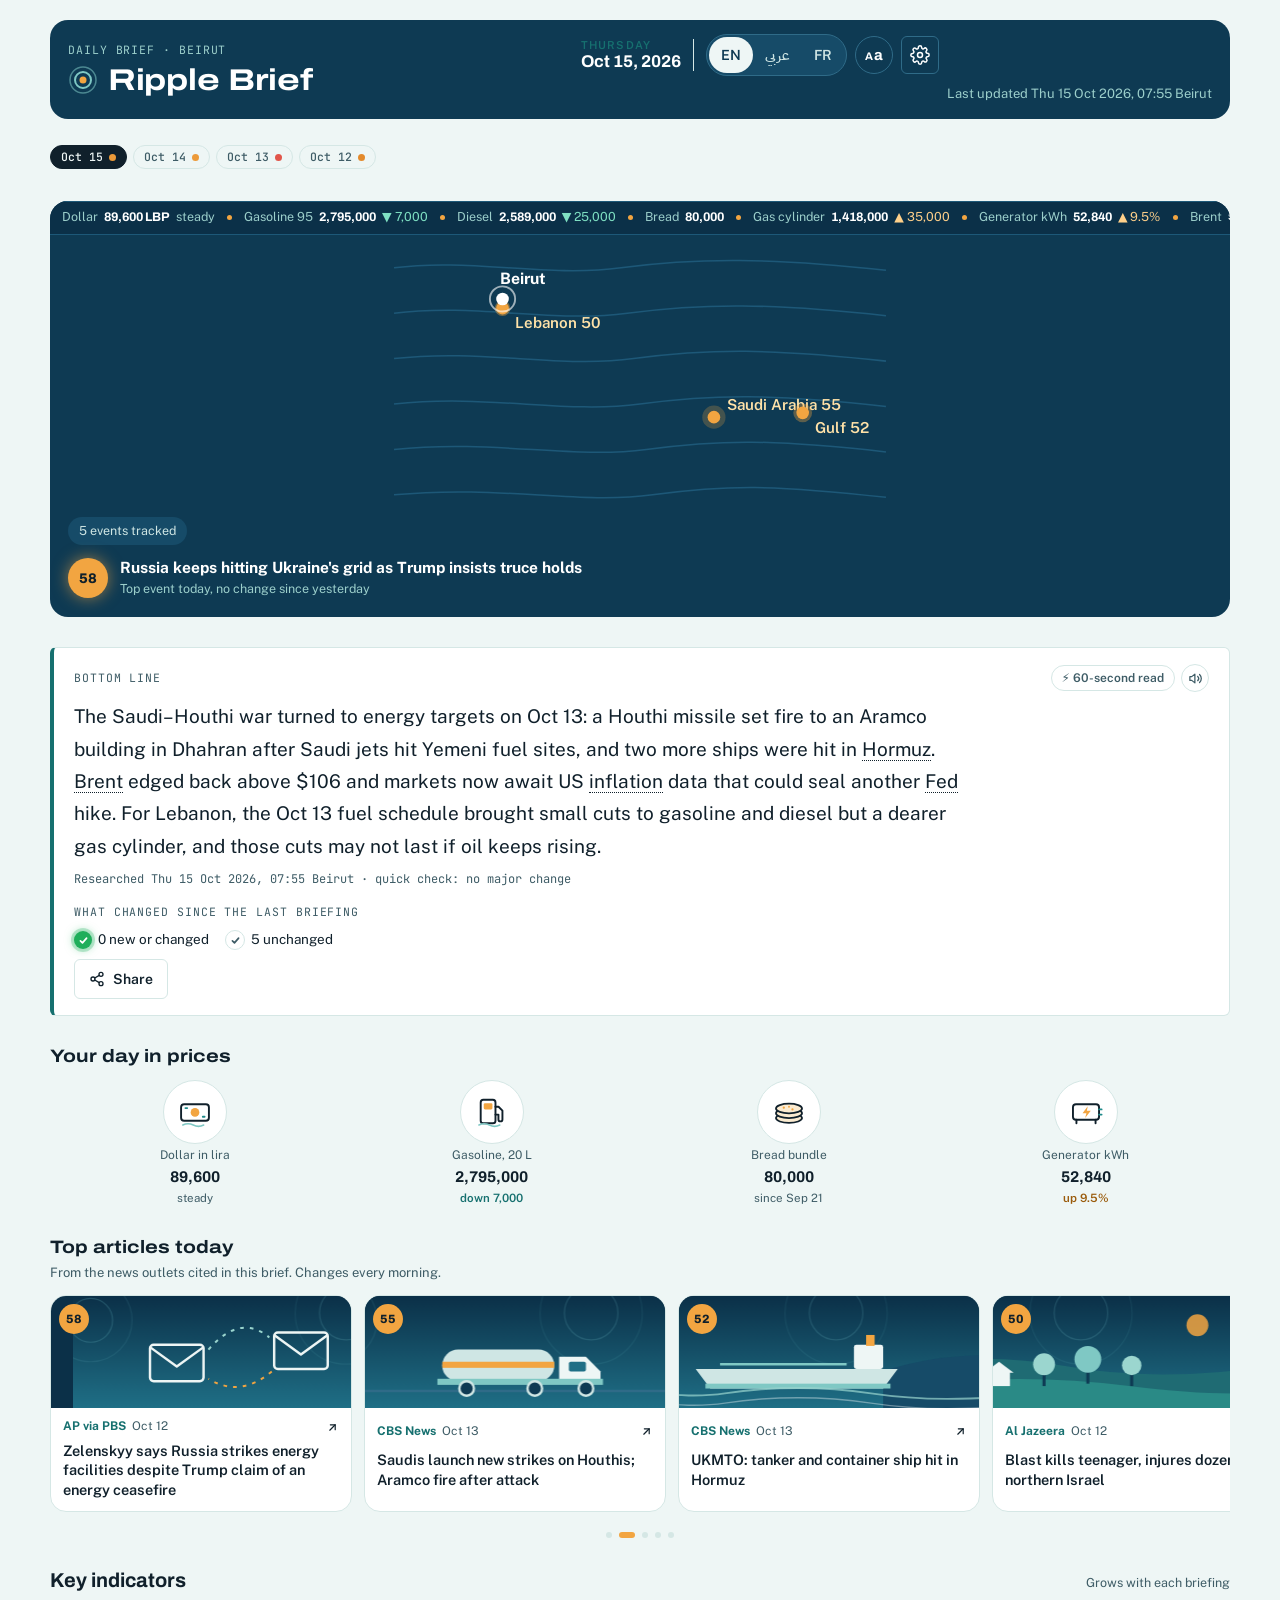
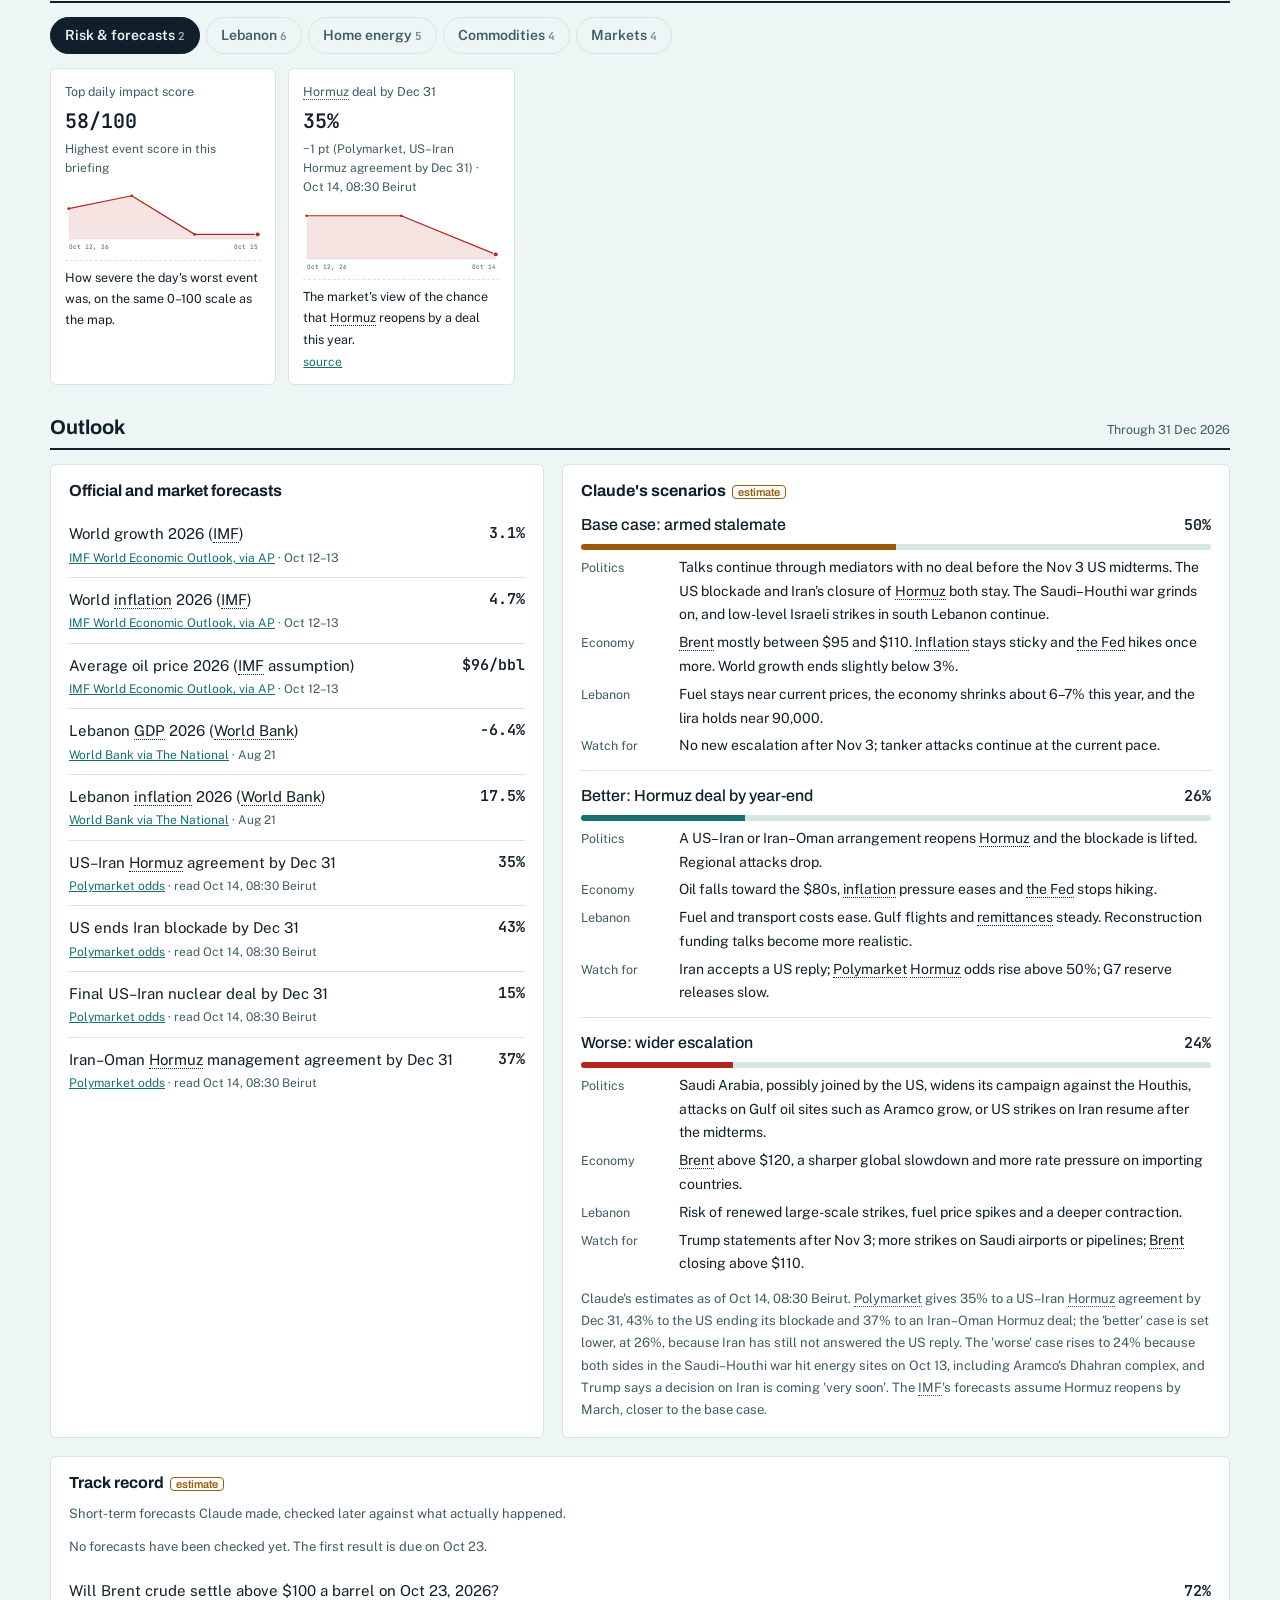
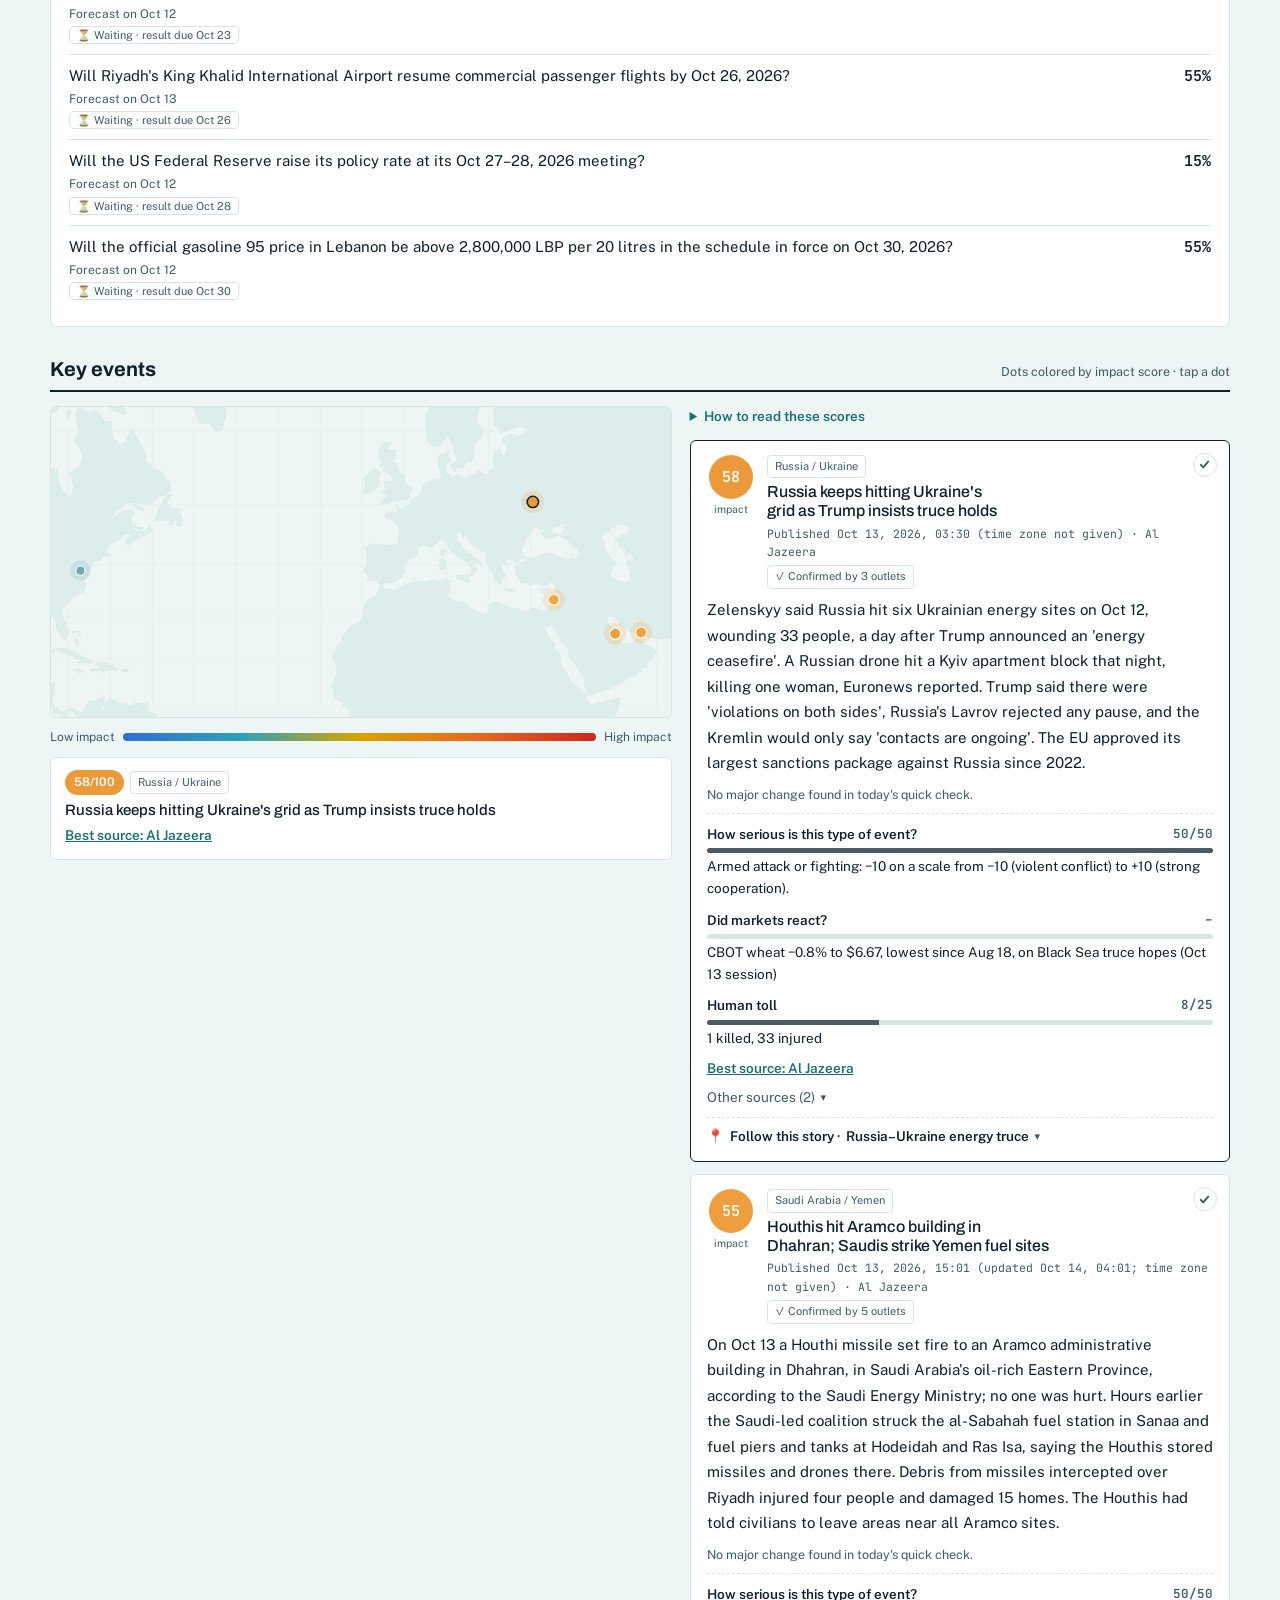
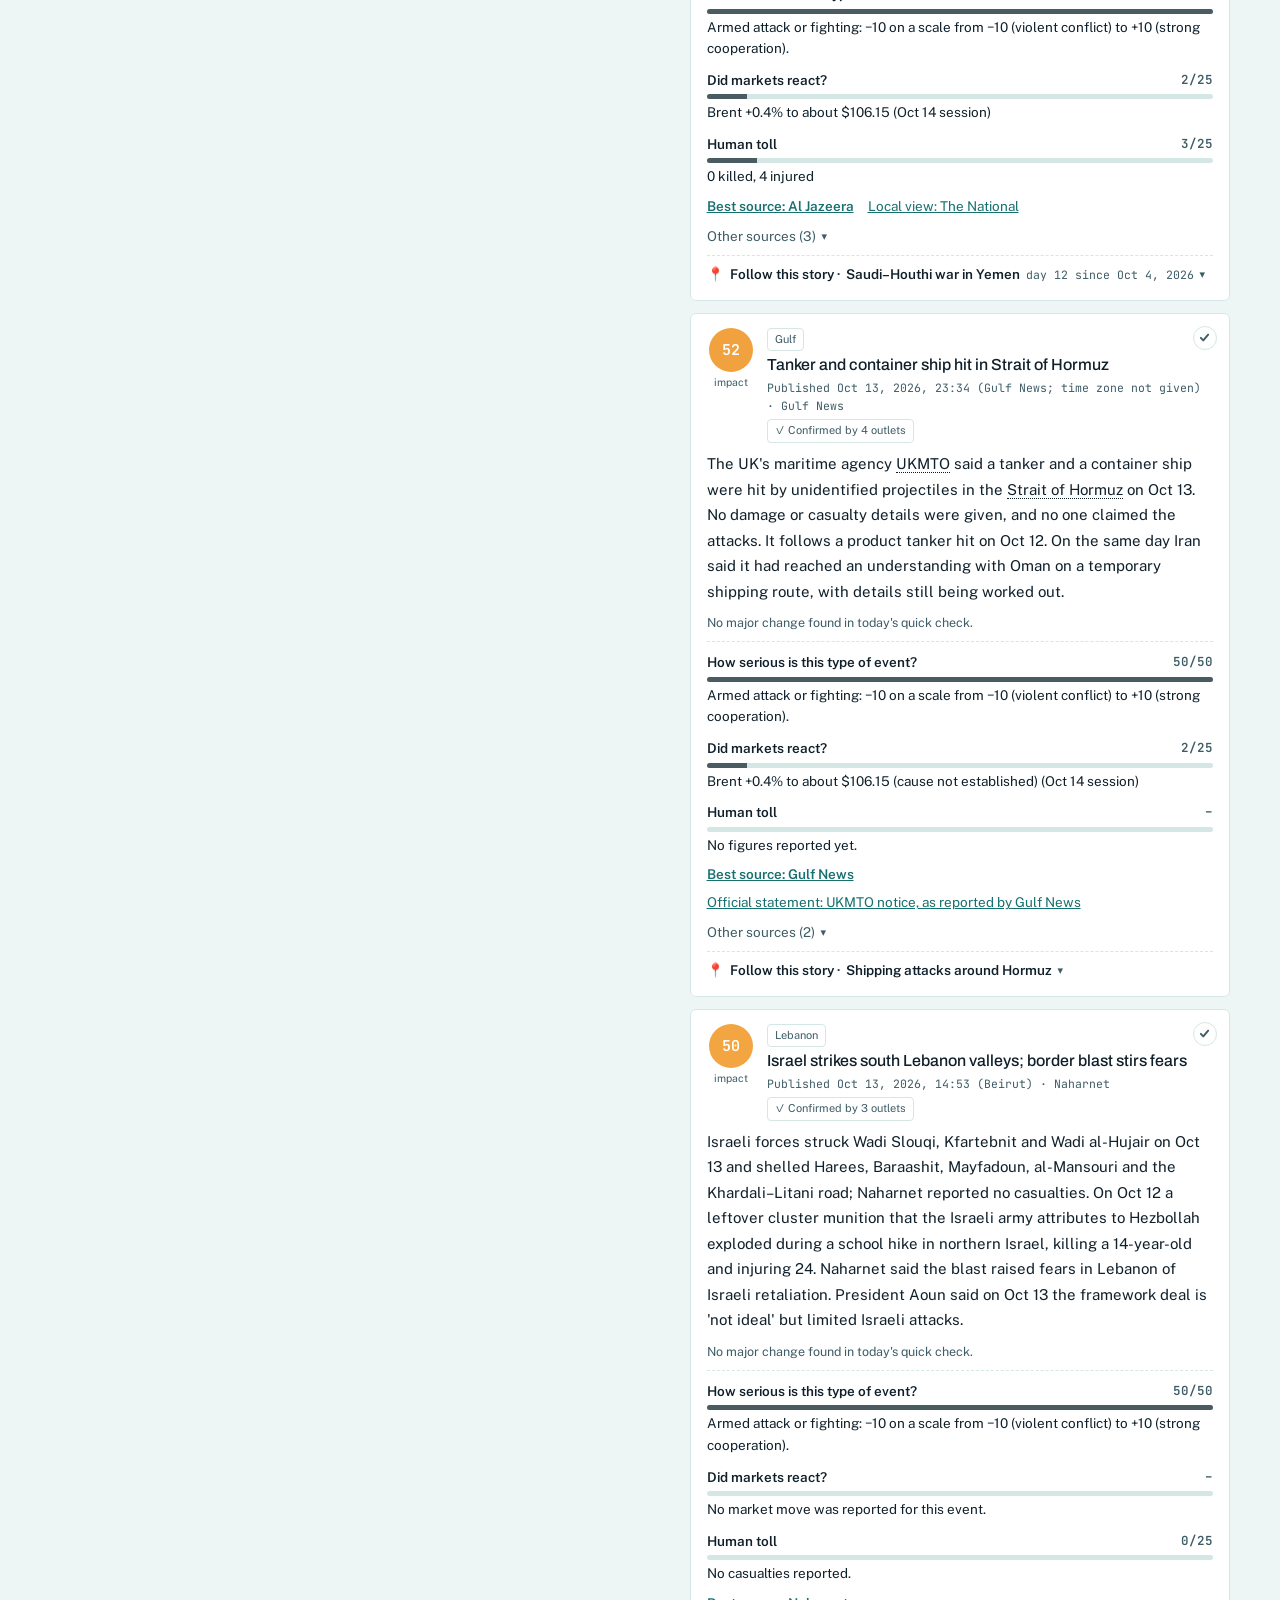
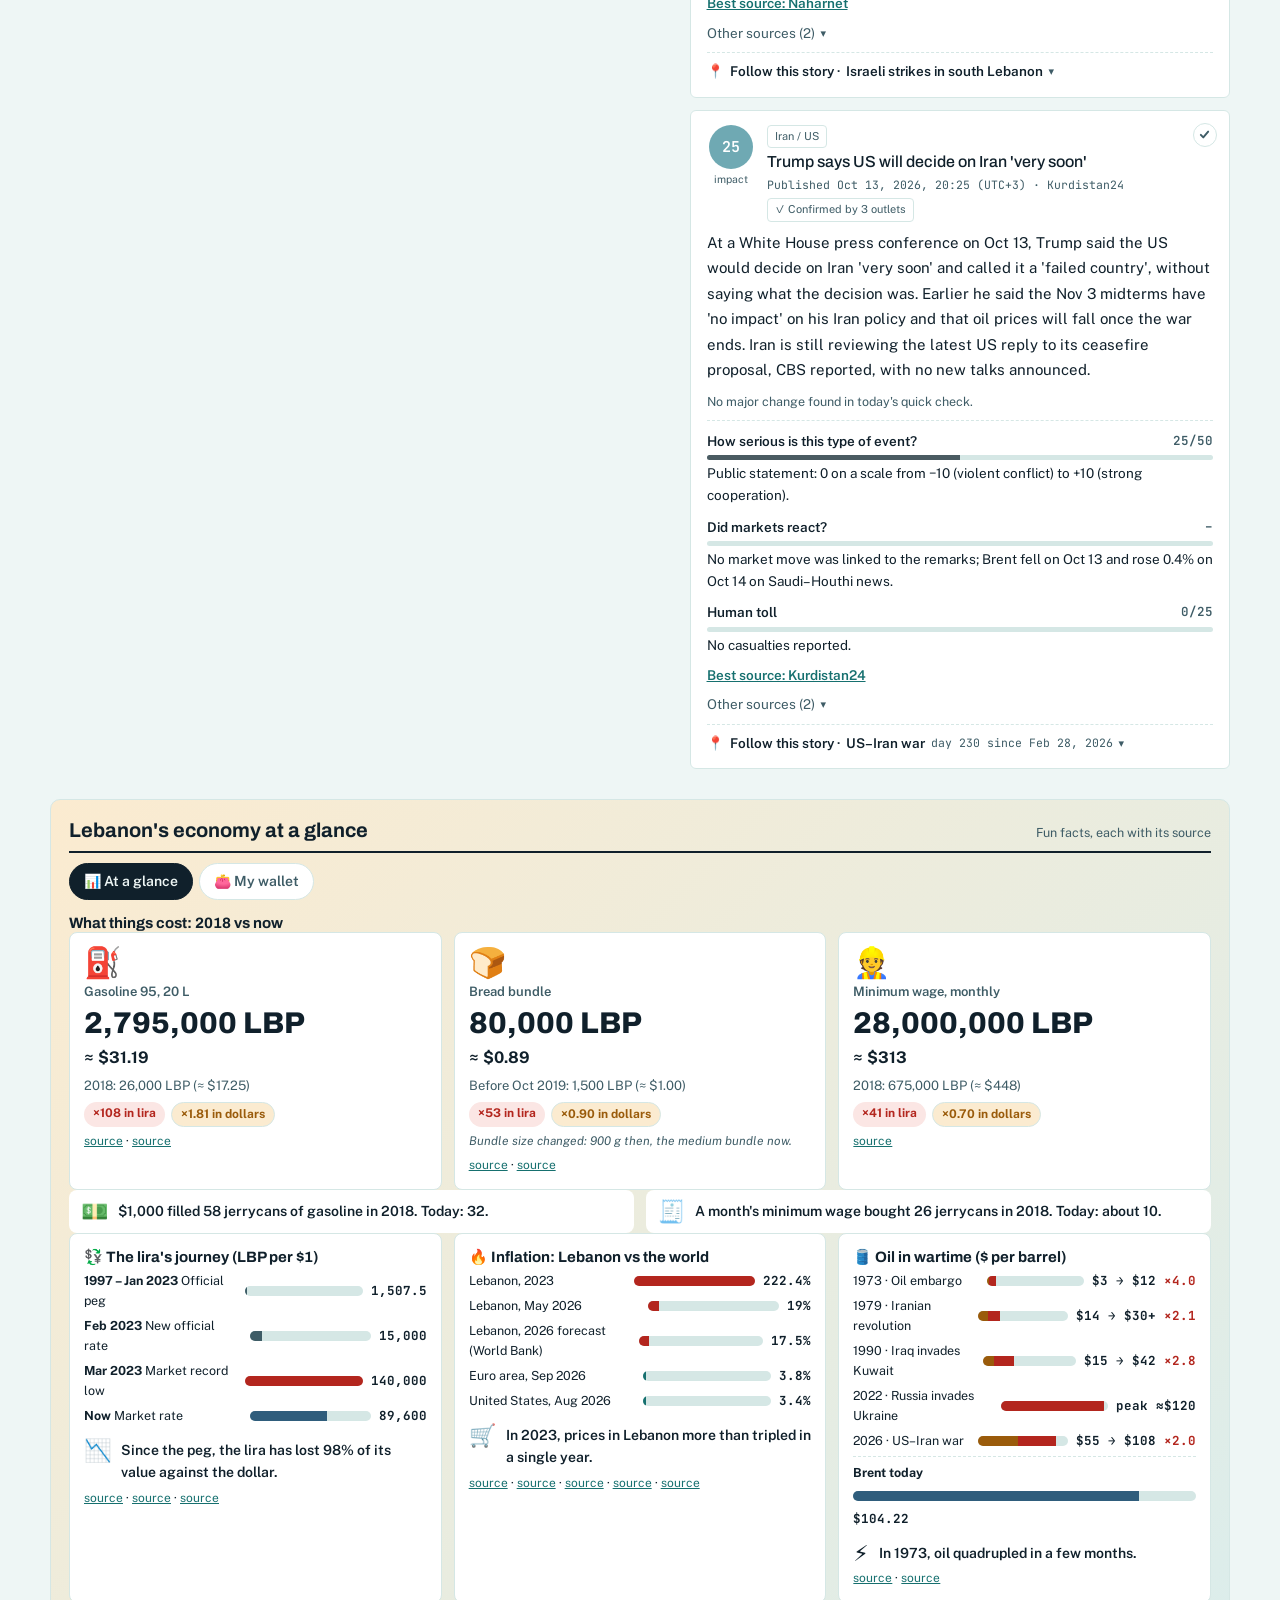
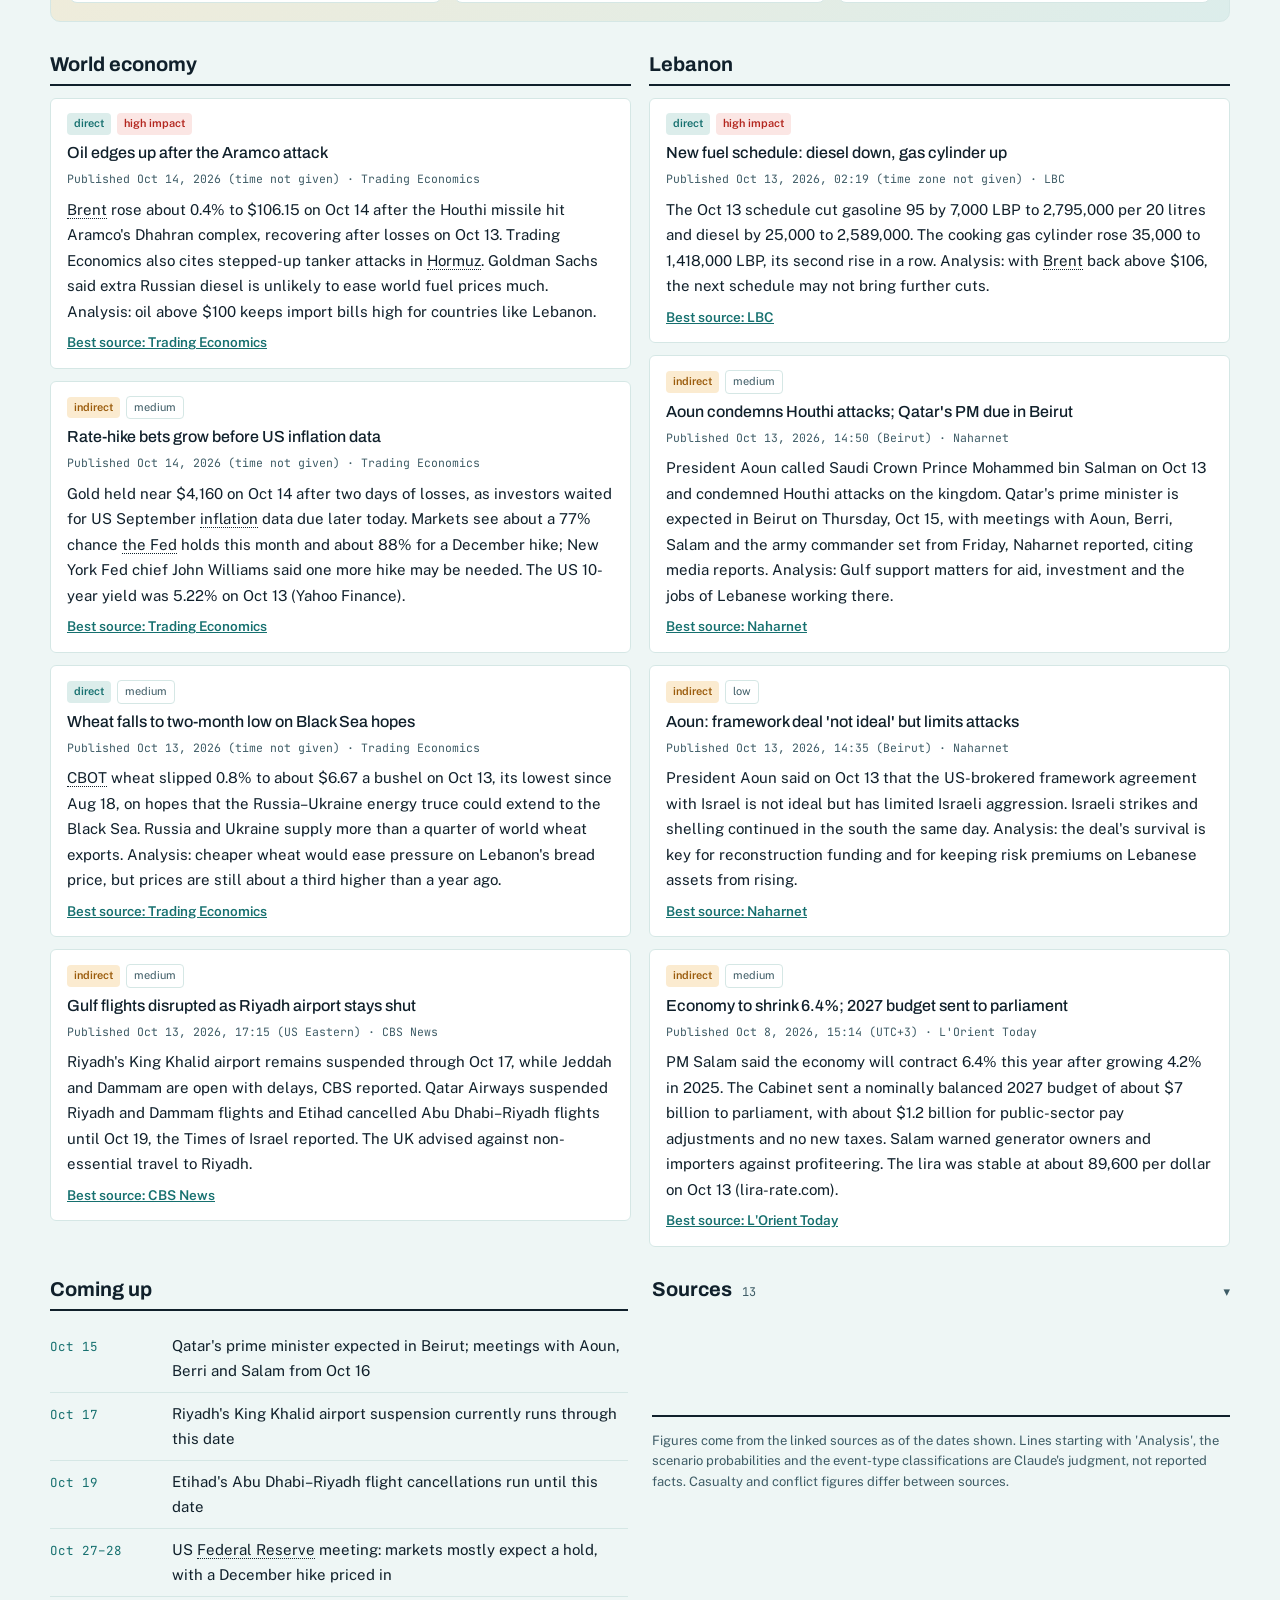
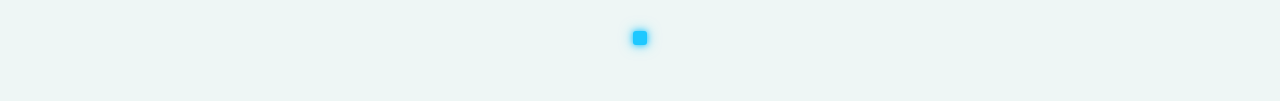
<file: index.html>
<!doctype html><html><head><meta charset=utf8><link rel="manifest" href="manifest.webmanifest"><meta name="theme-color" content="#1f6a4a"><link rel="icon" href="icons/favicon-48.png" sizes="48x48"><link rel="apple-touch-icon" href="icons/apple-touch-icon.png"><meta name="description" content="Daily world politics, world economy and Lebanon economy briefing."><script src="rb-pwa.js"></script><meta name=viewport content="width=device-width,initial-scale=1,viewport-fit=cover"><style>:root{color-scheme:light;box-sizing:border-box;padding-top:env(safe-area-inset-top,0px);padding-bottom:env(safe-area-inset-bottom,0px)}html{scroll-padding-top:env(safe-area-inset-top,0px)}body{margin:0;padding:0;font:14px -apple-system,BlinkMacSystemFont,sans-serif;background:#fff;color:#000}img{max-width:100%}[hidden]:not([hidden=until-found i]){display:none!important}</style></head><body>
<title>Ripple Brief</title>
<link rel="preconnect" href="https://fonts.googleapis.com">
<link rel="preconnect" href="https://fonts.gstatic.com" crossorigin>
<link rel="stylesheet" href="https://fonts.googleapis.com/css2?family=Archivo:wdth,wght@100..125,400..800&family=Bricolage+Grotesque:opsz,wght@12..96,500;12..96,700&family=Public+Sans:ital,wght@0,400;0,600;1,400&family=JetBrains+Mono:wght@400;600&family=IBM+Plex+Sans+Arabic:wght@400;600;700&display=swap">
<style>
/* Layout: alert → day strip → today in brief → outlook → impact map + ranked events → trends → economy/Lebanon lanes → sources. One column on phones. */
:root{
  --bg:#f3f5f2; --surface:#ffffff; --ink:#18221d; --muted:#5c6a62; --line:#d9e0da; --land:#dfe6e0; --sea:#eef3f0;
  --cedar:#1f6a4a; --cedar-soft:#e2efe8; --amber:#a65d00; --amber-soft:#fbefdc; --red:#b3261e; --red-soft:#fbe6e4; --blue:#2f6fd6;
  --f-display:"Bricolage Grotesque","IBM Plex Sans Arabic","Segoe UI",system-ui,sans-serif;
  --f-body:"Public Sans","IBM Plex Sans Arabic","Segoe UI",system-ui,sans-serif;
  --f-mono:"JetBrains Mono",ui-monospace,Consolas,monospace;
}
@media (prefers-color-scheme: dark){:root:not([data-theme="light"]){
  --bg:#111714; --surface:#18201c; --ink:#e6ece8; --muted:#9aa8a0; --line:#2a352f; --land:#26322c; --sea:#151d19;
  --cedar:#5fc495; --cedar-soft:#1c2f26; --amber:#f0a54a; --amber-soft:#33281a; --red:#f2857c; --red-soft:#3a1f1d; --blue:#6fa3f2; color-scheme:dark}}
:root[data-theme="dark"]{
  --bg:#111714; --surface:#18201c; --ink:#e6ece8; --muted:#9aa8a0; --line:#2a352f; --land:#26322c; --sea:#151d19;
  --cedar:#5fc495; --cedar-soft:#1c2f26; --amber:#f0a54a; --amber-soft:#33281a; --red:#f2857c; --red-soft:#3a1f1d; --blue:#6fa3f2; color-scheme:dark}
html[lang="ar"]{--f-display:"IBM Plex Sans Arabic","Segoe UI",system-ui,sans-serif;--f-body:"IBM Plex Sans Arabic","Segoe UI",system-ui,sans-serif}
body{background:var(--bg);color:var(--ink);font-family:var(--f-body);font-size:15px;line-height:1.6}
.wrap{max-width:1180px;margin:0 auto;padding-inline:20px;padding-block:20px 56px;display:grid;gap:26px}
h1,h2,h3{font-family:var(--f-display);text-wrap:balance;margin:0;line-height:1.2}
a{color:var(--cedar)}
a:focus-visible,button:focus-visible,[tabindex]:focus-visible{outline:2px solid var(--cedar);outline-offset:2px}
.eyebrow{font-family:var(--f-mono);font-size:11.5px;letter-spacing:.08em;text-transform:uppercase;color:var(--muted)}
html[lang="ar"] .eyebrow{letter-spacing:0;font-family:var(--f-body)}
.note{font-size:13px;color:var(--muted);max-width:80ch;margin:0}
.meta{font-family:var(--f-mono);font-size:12px;color:var(--muted)}
.num{font-family:var(--f-mono);font-variant-numeric:tabular-nums}

/* header */
.top{display:flex;flex-wrap:wrap;gap:12px 24px;align-items:end;justify-content:space-between}
.brand{display:grid;gap:2px}
.brand h1{font-size:clamp(28px,4vw,40px);font-weight:700;letter-spacing:-.01em}
.controls{display:flex;flex-wrap:wrap;gap:8px;align-items:center}
button{font:inherit;font-size:14px;font-weight:600;padding:8px 14px;border-radius:6px;border:1px solid var(--cedar);background:var(--cedar);color:var(--bg);cursor:pointer}
button.ghost{background:transparent;color:var(--ink);border-color:var(--line)}
button:disabled{opacity:.55;cursor:default}
.seg{display:inline-flex;border:1px solid var(--line);border-radius:6px;overflow:hidden}
.seg button{border:0;border-radius:0;background:transparent;color:var(--muted);padding:7px 12px;font-weight:600}
.seg button[aria-pressed="true"]{background:var(--ink);color:var(--bg)}
.status{font-size:13px;color:var(--muted);flex-basis:100%;text-align:end}
.status.err{color:var(--red)}.status.run{color:var(--amber)}

/* alert */
.alert{display:grid;grid-template-columns:auto minmax(0,1fr);gap:12px;align-items:center;background:var(--red-soft);border:1px solid var(--red);border-radius:6px;padding:12px 16px}
.alert .dot{width:12px;height:12px;border-radius:50%;background:var(--red);box-shadow:0 0 0 4px color-mix(in srgb,var(--red) 25%,transparent)}
@media (prefers-reduced-motion:no-preference){.alert .dot{animation:pulse 1.6s ease-in-out infinite}@keyframes pulse{50%{box-shadow:0 0 0 8px color-mix(in srgb,var(--red) 5%,transparent)}}}
.alert p{margin:0}

/* day strip */
.days{display:flex;gap:8px;overflow-x:auto;padding-bottom:4px;scrollbar-width:thin}
.day{flex:0 0 auto;display:grid;justify-items:center;gap:4px;padding:8px 12px;border:1px solid var(--line);border-radius:6px;background:var(--surface);color:var(--ink);font-weight:500;min-width:72px}
.day[aria-pressed="true"]{border-color:var(--ink);box-shadow:inset 0 -3px 0 var(--ink)}
.day .dd{font-family:var(--f-mono);font-size:12px}
.day .sw{width:10px;height:10px;border-radius:50%}

/* sections */
.sec{display:grid;gap:14px;min-width:0}
.sec-h{display:flex;align-items:baseline;gap:10px;flex-wrap:wrap;padding-bottom:8px;border-bottom:2px solid var(--ink)}
.sec-h h2{font-size:20px}
.sec-h .aside{margin-inline-start:auto;font-size:12.5px;color:var(--muted)}

/* today */
.today{display:grid;grid-template-columns:minmax(0,1.5fr) minmax(0,1fr);gap:18px}
.bottomline{background:var(--surface);border:1px solid var(--line);border-inline-start:4px solid var(--cedar);border-radius:6px;padding:16px 20px;display:grid;gap:8px;align-content:start}
.bottomline p{margin:0;font-size:clamp(16px,1.9vw,19px);line-height:1.5;max-width:75ch}
.changes{display:flex;flex-wrap:wrap;gap:6px}
.chip{font-size:12px;font-weight:600;padding:3px 9px;border-radius:999px;background:var(--cedar-soft);color:var(--cedar)}
.chip.new{background:var(--blue);color:#fff}.chip.escalating{background:var(--red-soft);color:var(--red)}.chip.easing{background:var(--cedar-soft);color:var(--cedar)}.chip.ongoing{background:transparent;border:1px solid var(--line);color:var(--muted)}
.ind{display:grid;grid-template-columns:repeat(auto-fit,minmax(150px,1fr));gap:1px;background:var(--line);border:1px solid var(--line);border-radius:6px;overflow:hidden;align-content:start}
.ind div{background:var(--surface);padding:10px 12px;display:grid;gap:1px;min-width:0}
.ind .k{font-size:12px;color:var(--muted)}
.ind .v{font-family:var(--f-mono);font-size:18px;font-weight:600;font-variant-numeric:tabular-nums}
.ind .c{font-size:11.5px;color:var(--muted)}
.ind .d{font-family:var(--f-mono);font-size:11.5px}
.d.up{color:var(--red)}.d.down{color:var(--cedar)}

/* outlook */
.outlook{display:grid;grid-template-columns:minmax(0,1fr) minmax(0,1.35fr);gap:18px}
.panel{background:var(--surface);border:1px solid var(--line);border-radius:6px;padding:16px 18px;display:grid;gap:12px;align-content:start;min-width:0}
.panel h3{font-size:16px}
.fc{list-style:none;margin:0;padding:0;display:grid}
.fc li{display:grid;grid-template-columns:minmax(0,1fr) auto;gap:2px 12px;padding:9px 0;border-bottom:1px solid var(--line)}
.fc li:last-child{border-bottom:0}
.fc .v{font-family:var(--f-mono);font-weight:600;font-variant-numeric:tabular-nums;text-align:end}
.fc .by{grid-column:1/-1;font-size:12px;color:var(--muted)}
.scen{display:grid;gap:12px}
.sc{display:grid;gap:6px;padding-bottom:12px;border-bottom:1px solid var(--line)}
.sc:last-child{border-bottom:0;padding-bottom:0}
.sc-top{display:flex;align-items:baseline;gap:10px}
.sc-top strong{font-family:var(--f-display);font-size:16px;font-weight:500}
.sc-top .p{margin-inline-start:auto;font-family:var(--f-mono);font-weight:600}
.pbar{height:6px;border-radius:3px;background:var(--line);overflow:hidden}
.pbar span{display:block;height:100%}
.sc.base .pbar span{background:var(--amber)}.sc.better .pbar span{background:var(--cedar)}.sc.worse .pbar span{background:var(--red)}
.sc dl{margin:0;display:grid;grid-template-columns:88px minmax(0,1fr);gap:4px 10px;font-size:14px}
.sc dt{color:var(--muted);font-size:12.5px;padding-top:2px}
.sc dd{margin:0}
.est{font-size:11px;font-weight:600;color:var(--amber);border:1px solid currentColor;border-radius:4px;padding:0 5px;margin-inline-start:6px}

/* map + events */
.events{display:grid;grid-template-columns:minmax(0,1.15fr) minmax(0,1fr);gap:18px;align-items:start}
.mapcol{display:grid;gap:10px;position:sticky;top:calc(env(safe-area-inset-top,0px) + 12px)}
.mapbox{background:var(--sea);border:1px solid var(--line);border-radius:6px;overflow:hidden}
.mapbox svg{display:block;width:100%;height:auto;direction:ltr}
.mapbox .pin{cursor:pointer}
.mapbox .pin:focus{outline:none}
.mapbox .pin:focus .ring,.mapbox .pin.sel .ring{stroke:var(--ink);stroke-width:2}
.legend{display:grid;grid-template-columns:auto minmax(0,1fr) auto;gap:8px;align-items:center;font-size:12px;color:var(--muted)}
.legend .bar{height:8px;border-radius:4px;background:linear-gradient(90deg,#2f6fd6,#2aa3b8,#d9a400,#e8681a,#d0261d)}
html[lang="ar"] .legend .bar{background:linear-gradient(270deg,#2f6fd6,#2aa3b8,#d9a400,#e8681a,#d0261d)}
.pop{background:var(--surface);border:1px solid var(--line);border-radius:6px;padding:12px 14px;display:grid;gap:6px}
.pop h3{font-size:15px;font-weight:500}
.evlist{display:grid;gap:12px;min-width:0}
.item{background:var(--surface);border:1px solid var(--line);border-radius:6px;padding:14px 16px;display:grid;gap:8px;min-width:0;scroll-margin-top:16px}
.item.sel{border-color:var(--ink)}
.item h3{font-size:16px;font-weight:500}
.item p{margin:0}
.ev-h{display:grid;grid-template-columns:auto minmax(0,1fr);gap:12px;align-items:start}
.score{display:grid;justify-items:center;gap:2px;min-width:48px}
.score b{width:44px;height:44px;border-radius:50%;display:grid;place-items:center;font-family:var(--f-mono);font-size:15px;font-weight:600;color:#fff}
.score span{font-size:10.5px;color:var(--muted)}
.when{font-family:var(--f-mono);font-size:11.5px;color:var(--muted)}
.tags{display:flex;flex-wrap:wrap;gap:6px;align-items:center}
.tag{font-size:11px;font-weight:600;padding:2px 7px;border-radius:4px;background:var(--cedar-soft);color:var(--cedar)}
.tag.indirect{background:var(--amber-soft);color:var(--amber)}
.tag.high{background:var(--red-soft);color:var(--red)}
.tag.plain{background:transparent;border:1px solid var(--line);color:var(--muted);font-weight:400}
.breakdown{display:grid;grid-template-columns:repeat(3,minmax(0,1fr));gap:8px;padding-top:8px;border-top:1px dashed var(--line)}
.breakdown div{display:grid;gap:3px;font-size:12px;min-width:0}
.breakdown .k{color:var(--muted)}
.breakdown .v{font-family:var(--f-mono);font-weight:600}
.minibar{height:5px;border-radius:3px;background:var(--line);overflow:hidden}
.minibar i{display:block;height:100%;background:var(--ink);opacity:.7}
.detail{font-size:12.5px;color:var(--muted)}
.links{display:flex;flex-wrap:wrap;gap:6px 14px;font-size:13.5px;align-items:center}
.links .best{font-weight:600}

/* indicators */
.today{grid-template-columns:1fr !important}
.tabs{display:flex;flex-wrap:wrap;gap:6px}
.tabs button{background:transparent;color:var(--muted);border:1px solid var(--line);border-radius:999px;padding:6px 14px;font-weight:600}
.tabs button[aria-selected="true"]{background:var(--ink);color:var(--bg);border-color:var(--ink)}
.tabs .cnt{font-family:var(--f-mono);font-size:11px;opacity:.7}
.tiles{display:grid;grid-template-columns:repeat(auto-fill,minmax(220px,1fr));gap:12px}
.tile{background:var(--surface);border:1px solid var(--line);border-radius:6px;padding:12px 14px;display:grid;gap:3px;align-content:start;min-width:0}
.tile .k{font-size:12.5px;color:var(--muted)}
.tile .v{font-family:var(--f-mono);font-size:20px;font-weight:600;font-variant-numeric:tabular-nums}
.tile .c{font-size:12px;color:var(--muted)}
.tile .d{font-family:var(--f-mono);font-size:11.5px}
.tile svg{width:100%;height:auto;display:block;direction:ltr;margin-top:4px}
.tile .why{font-size:12.5px;line-height:1.45;padding-top:6px;border-top:1px dashed var(--line);margin-top:4px}
.tile a{font-size:12px}
details.fold{border:1px solid var(--line);border-radius:8px;padding:10px 14px}
details.fold summary{cursor:pointer;font-weight:600;font-family:var(--f-display);display:flex;justify-content:space-between;align-items:center;gap:10px}
details.fold summary .cur{font-weight:400;font-size:12.5px;color:var(--muted);font-family:var(--f-body)}
details.fold[open] summary{margin-bottom:12px}
details.fold .inner{display:grid;gap:16px}
.tr{background:var(--surface);border:1px solid var(--line);border-radius:6px;padding:12px 14px;display:grid;gap:4px;min-width:0}
.tr .k{font-size:12.5px;color:var(--muted)}
.tr .v{font-family:var(--f-mono);font-size:18px;font-weight:600}
.tr svg{width:100%;height:auto;display:block;direction:ltr}

.chain{display:grid;grid-template-columns:repeat(2,minmax(0,1fr));gap:18px;align-items:start}
.lane{display:grid;gap:12px;min-width:0}
.lower{display:grid;grid-template-columns:minmax(0,1fr) minmax(0,1fr);gap:24px}
.watch{list-style:none;margin:0;padding:0;display:grid}
.watch li{display:grid;grid-template-columns:110px 1fr;gap:12px;align-items:baseline;padding:8px 0;border-bottom:1px solid var(--line)}
.watch .d{font-family:var(--f-mono);font-size:12.5px;color:var(--cedar)}
.src{margin:0;padding-inline-start:18px;display:grid;gap:4px;font-size:14px}
.src a{word-break:break-word}
details.method{background:var(--surface);border:1px solid var(--line);border-radius:6px;padding:12px 16px}
details.method summary{cursor:pointer;font-weight:600}
details.method p{margin:.6em 0 0;font-size:14px;max-width:85ch}
.empty{background:var(--surface);border:1px dashed var(--line);border-radius:6px;padding:28px;display:grid;gap:8px}
.empty h2{font-size:20px}
/* menu + windows */
.wrap{zoom:var(--zoom,1)}
.menuwrap{position:relative}
button.icon{display:inline-flex;align-items:center;justify-content:center;flex:0 0 auto;width:38px;height:38px;min-width:38px;padding:0;line-height:0;background:transparent;color:var(--ink);border:1px solid var(--line);-webkit-appearance:none;appearance:none}
button.icon svg{display:block;flex:0 0 20px;width:20px;height:20px;overflow:visible;pointer-events:none}
button.icon[aria-expanded="true"]{background:var(--ink);color:var(--bg);border-color:var(--ink)}
.menu{position:absolute;top:calc(100% + 6px);inset-inline-end:0;z-index:20;min-width:190px;max-width:calc(100vw - 16px);background:var(--surface);border:1px solid var(--line);border-radius:8px;box-shadow:0 10px 30px rgba(0,0,0,.18);padding:6px;display:grid}
.menu button{display:flex;align-items:center;gap:10px;background:transparent;color:var(--ink);border:0;border-radius:6px;padding:10px 12px;font-weight:500;text-align:start}
.menu button:hover,.menu button:focus-visible{background:var(--cedar-soft);color:var(--cedar);outline:none}
.menu svg{width:18px;height:18px;flex:0 0 auto}
[hidden]{display:none!important}
.modal{position:fixed;inset:0;z-index:50;background:rgba(10,15,12,.45);display:grid;place-items:center;padding:16px}
.sheet{background:var(--surface);color:var(--ink);border:1px solid var(--line);border-radius:10px;width:min(560px,100%);max-height:min(86vh,900px);overflow:auto;display:grid;gap:16px;padding:18px 20px 22px;zoom:var(--zoom,1)}
.sheet-h{display:flex;align-items:center;justify-content:space-between;gap:12px;position:sticky;top:-18px;background:var(--surface);padding-top:2px}
.sheet-h h2{font-size:20px}
.sheet h3{font-size:15px;margin-top:4px}
.sheet p{margin:0;font-size:14.5px}
.fontlist{display:grid;gap:6px;margin:0;padding:0;border:0}
.fontlist legend{font-weight:600;margin-bottom:6px;font-family:var(--f-display)}
.fopt{display:grid;grid-template-columns:auto minmax(0,1fr);gap:2px 10px;align-items:start;padding:10px 12px;border:1px solid var(--line);border-radius:8px;cursor:pointer}
.fopt:has(input:checked){border-color:var(--cedar);background:var(--cedar-soft)}
.fopt input{margin-top:5px;accent-color:var(--cedar)}
.fopt .fn{font-weight:600}
.fopt .fd{grid-column:2;font-size:12.5px;color:var(--muted)}
.fopt .fp{grid-column:2;font-size:16px;line-height:1.5}
.signin{display:grid;gap:10px}
.signin button{display:flex;align-items:center;justify-content:center;gap:10px;background:var(--surface);color:var(--ink);border:1px solid var(--line);padding:11px 14px}
.signin small{font-weight:400;color:var(--muted)}
.about-sec{display:grid;gap:8px;padding-top:12px;border-top:1px solid var(--line)}
.tblwrap{overflow-x:auto}
.utbl{width:100%;border-collapse:collapse;font-size:13.5px}
.utbl th{text-align:start;font-size:12px;color:var(--muted);font-weight:600;padding:6px 8px;border-bottom:1px solid var(--line)}
.utbl td{padding:8px;border-bottom:1px solid var(--line);vertical-align:top}
.utbl tr.cur td{background:var(--cedar-soft)}
.utbl tr.cur td:first-child{font-weight:600}
.sheet p.devmark{font-family:"Syne","Bricolage Grotesque",system-ui,sans-serif;font-weight:800;font-size:44px;line-height:1;letter-spacing:.14em;color:var(--cedar);justify-self:start;padding-block:6px 4px;border-bottom:3px solid currentColor}
/* date badge */
.datebadge{display:grid;line-height:1.15;padding-inline-end:12px;margin-inline-end:4px;border-inline-end:1px solid var(--line)}
.datebadge .dw{font-size:11px;font-weight:600;letter-spacing:.1em;text-transform:uppercase;color:var(--cedar)}
html[lang="ar"] .datebadge .dw{letter-spacing:0;font-size:12px}
.datebadge .dd{font-family:var(--f-display);font-size:17px;font-weight:700;font-variant-numeric:tabular-nums;white-space:nowrap}
/* check marks */
.item{position:relative}
.chk{display:inline-grid;place-items:center;width:22px;height:22px;border-radius:50%;flex:0 0 auto}
.chk svg{width:13px;height:13px}
.chk.on{background:#1fae5b;color:#fff;box-shadow:0 0 0 3px color-mix(in srgb,#1fae5b 25%,transparent),0 0 10px color-mix(in srgb,#1fae5b 55%,transparent)}
.chk.off{background:transparent;color:var(--muted);border:1.5px solid var(--line)}
.item > .chk{position:absolute;top:12px;inset-inline-end:12px}
.item.has-chk h3{padding-inline-end:26px}
.changes{display:flex;flex-wrap:wrap;gap:6px 16px;align-items:center;font-size:13.5px}
.changes span.grp{display:inline-flex;align-items:center;gap:6px}
.changes .chk{width:18px;height:18px}.changes .chk svg{width:11px;height:11px}
/* plain impact rows */
.imp2{display:grid;gap:10px;padding-top:10px;border-top:1px dashed var(--line)}
.irow{display:grid;grid-template-columns:minmax(0,1fr) auto;gap:3px 12px;font-size:13.5px}
.irow .q{font-weight:600}
.irow .pts{font-family:var(--f-mono);font-size:12.5px;font-weight:600;font-variant-numeric:tabular-nums;color:var(--muted)}
.irow .a{grid-column:1/-1;color:var(--ink)}
.irow .minibar{grid-column:1/-1}
details.help{font-size:13.5px}
details.help summary{cursor:pointer;color:var(--cedar);font-weight:600}
details.help p{margin:.5em 0 0;max-width:80ch}
/* more sources */
details.more{font-size:13.5px}
details.more summary{cursor:pointer;color:var(--muted);list-style:none;display:inline-flex;align-items:center;gap:6px}
details.more summary::-webkit-details-marker{display:none}
details.more summary::after{content:"▾";font-size:11px}
details.more[open] summary::after{content:"▴"}
details.more ul{list-style:none;margin:6px 0 0;padding:8px 10px;display:grid;gap:6px;border:1px solid var(--line);border-radius:6px;background:var(--bg)}
details.more li{display:grid;gap:1px}
details.more li span{font-size:12px;color:var(--muted)}
/* translate bar */
.trbar{display:flex;flex-wrap:wrap;gap:10px 16px;align-items:center;justify-content:space-between;background:var(--amber-soft);border:1px solid var(--amber);border-radius:6px;padding:10px 14px}
.trbar p{margin:0}
/* footer + secret button + toast */
.foot{display:flex;justify-content:center;padding-top:8px}
.neon{width:14px;height:14px;padding:0;border-radius:3px;border:0;background:#1ec8ff;box-shadow:0 0 6px #1ec8ff,0 0 14px rgba(30,200,255,.6);cursor:pointer}
.neon:active{transform:scale(.9)}
.toast{position:fixed;inset-inline:16px;bottom:calc(16px + env(safe-area-inset-bottom,0px));margin-inline:auto;max-width:420px;background:var(--ink);color:var(--bg);padding:10px 14px;border-radius:8px;font-size:14px;z-index:60;text-align:center}
@media (max-width:900px){.today,.outlook,.events,.chain,.lower{grid-template-columns:1fr}.mapcol{position:static}.status{text-align:start}}
@media (prefers-reduced-motion:no-preference){.item{transition:border-color .15s}.item:hover{border-color:var(--muted)}}
.econ{border:1px solid var(--line);border-radius:10px;padding:18px;background:linear-gradient(135deg,var(--amber-soft),var(--cedar-soft));display:grid;gap:14px;min-width:0}
.econ h3{margin:0;font-family:var(--f-display);font-size:15px}
.ecost{display:grid;grid-template-columns:repeat(3,minmax(0,1fr));gap:12px}
.ecard,.epanel{background:var(--surface);border:1px solid var(--line);border-radius:8px;padding:14px;display:grid;gap:5px;align-content:start;min-width:0}
.ecard .ic{font-size:30px;line-height:1}
.ecard .lbl{font-size:13px;font-weight:600;color:var(--muted)}
.ecard .big{font-family:var(--f-display);font-weight:800;font-size:clamp(22px,3vw,30px);line-height:1.1;overflow-wrap:anywhere}
.ecard .usd{font-weight:700;font-size:16px}
.ecard .was{font-size:13px;color:var(--muted)}
.xs{display:flex;gap:6px;flex-wrap:wrap}
.badge{font-size:12px;font-weight:700;padding:2px 9px;border-radius:999px;background:var(--red-soft);color:var(--red)}
.badge.usdb{background:var(--amber-soft);color:var(--amber);border:1px solid var(--line)}
.enote{font-size:12px;color:var(--muted);font-style:italic}
.esrc{font-size:12px}
.efacts{display:grid;grid-template-columns:repeat(2,minmax(0,1fr));gap:12px}
.efact{display:flex;gap:10px;align-items:flex-start;margin:0;background:var(--surface);border-radius:8px;padding:10px 12px;font-weight:600;font-size:14px}
.epanel .efact{padding:8px 0 0;background:none}
.efact .ic{font-size:22px;line-height:1}
.egrid{display:grid;grid-template-columns:repeat(3,minmax(0,1fr));gap:12px}
.erow{display:grid;grid-template-columns:minmax(0,1.3fr) minmax(0,1fr) auto;gap:8px;align-items:center;font-size:12.5px}
.erow .ev{font-family:var(--f-mono);font-weight:700;white-space:nowrap;direction:ltr;unicode-bidi:isolate}
.erow .ev em{font-style:normal;color:var(--red)}
.erow.today{border-top:1px dashed var(--line);padding-top:6px}
.track{display:flex;height:10px;background:var(--line);border-radius:999px;overflow:hidden}
.fill{display:block;height:100%;background:var(--muted)}
.fill.hot{background:var(--red)}.fill.now{background:var(--blue)}.fill.cool{background:var(--cedar)}.fill.pre{background:var(--amber)}
.rleft{font-size:12px;color:var(--muted)}
@media (max-width:900px){.ecost,.egrid,.efacts{grid-template-columns:1fr}}
/* v0.8 — wallet & expat corner (playful) */
.etabs{margin-top:-4px}
.etabs button{background:var(--surface)}
.sr{position:absolute;width:1px;height:1px;overflow:hidden;clip:rect(0 0 0 0);white-space:nowrap}
.wal{display:grid;gap:14px;min-width:0}
.wal-h{display:flex;flex-wrap:wrap;gap:10px 14px;align-items:center}
.wal-h h3{font-size:19px;display:flex;align-items:center;gap:8px;margin:0}
.syncchip{display:inline-flex;align-items:center;gap:6px;font-size:12px;font-weight:600;padding:3px 10px;border-radius:999px;background:var(--cedar-soft);color:var(--cedar)}
.syncchip.local{background:var(--amber-soft);color:var(--amber)}
.whish{margin-inline-start:auto;display:inline-flex;align-items:center;gap:8px;background:var(--surface);color:var(--ink);border:1.5px dashed var(--cedar);border-radius:999px;padding:8px 14px}
.whish small{font-weight:500;color:var(--muted)}
.whish svg{width:18px;height:18px;color:var(--cedar);flex:0 0 auto}
.winfo{margin:0;background:var(--surface);border:1px solid var(--line);border-radius:10px;padding:10px 12px;font-size:13.5px}
.wgrid{display:grid;grid-template-columns:repeat(2,minmax(0,1fr));gap:12px}
.wcard{background:var(--surface);border:1px solid var(--line);border-radius:12px;padding:14px 16px;display:grid;gap:8px;align-content:start;min-width:0}
.wcard h4{margin:0;font-family:var(--f-display);font-size:15.5px;display:flex;align-items:center;gap:8px}
.wbig{font-family:var(--f-display);font-weight:800;font-size:clamp(24px,3.2vw,32px);line-height:1.1;font-variant-numeric:tabular-nums;overflow-wrap:anywhere}
.wbig.sm{font-size:clamp(18px,2.4vw,22px)}
.wbig.pos{color:var(--cedar)}.wbig.neg{color:var(--red)}
.wsub{font-size:13px;color:var(--muted)}
.frow{display:flex;flex-wrap:wrap;gap:8px;align-items:end}
.fld{display:grid;gap:3px;font-size:12.5px;color:var(--muted);min-width:0}
.fld.grow{flex:1 1 140px}
.wal input[type=number],.wal input[type=text],.wal input[type=month],.wal select,.sheet input[type=number],.sheet select{font:inherit;font-size:15px;color:var(--ink);background:var(--bg);border:1px solid var(--line);border-radius:8px;padding:8px 10px;min-width:0;max-width:100%}
.fld input{width:100%}
.chkrow{display:flex;gap:8px;align-items:center;font-size:13.5px}
.chkrow input{width:18px;height:18px;accent-color:var(--cedar)}
.meter{height:10px;border-radius:999px;background:var(--line);overflow:hidden}
.meter i{display:block;height:100%;width:0;background:var(--cedar);border-radius:999px;transition:width .3s}
.meter i.over{background:var(--red)}
.exp-h{display:flex;flex-wrap:wrap;gap:8px;align-items:center;justify-content:space-between}
.elist{list-style:none;margin:0;padding:0;display:grid}
.elist li{display:grid;grid-template-columns:minmax(0,1fr) auto auto;gap:2px 10px;align-items:center;padding:9px 0;border-bottom:1px dashed var(--line)}
.elist .en{font-weight:600;overflow-wrap:anywhere}
.elist .ea{font-size:12.5px;color:var(--muted);grid-column:1}
.elist .em{font-family:var(--f-mono);font-weight:600;text-align:end;grid-row:1/3;grid-column:2;font-size:13.5px}
.elist .em small{display:block;font-weight:400;color:var(--muted);font-size:11.5px}
.elist .eb,.arow .eb{grid-row:1/3;grid-column:3;display:flex;gap:4px}
button.mini{padding:5px 9px;font-size:12.5px;border-radius:8px;background:var(--surface);color:var(--ink);border:1px solid var(--line);font-weight:600}
button.mini.add{background:var(--cedar);color:var(--bg);border-color:var(--cedar)}
button.mini.danger,button.ghost.danger{color:var(--red)}
.etotal{display:flex;flex-wrap:wrap;justify-content:space-between;gap:6px;font-weight:700;padding-top:4px}
.autob{font-size:11px;font-weight:600;padding:1px 7px;border-radius:999px;background:var(--amber-soft);color:var(--amber);white-space:nowrap}
.wform{display:grid;gap:10px;background:var(--bg);border:1px solid var(--line);border-radius:12px;padding:12px}
.wform h4{margin:0}
.acts{display:flex;gap:8px;flex-wrap:wrap}
.energy{display:flex;flex-wrap:wrap;gap:8px;align-items:center;font-size:13px;color:var(--muted);padding-top:4px}
.pbar2{height:14px;border-radius:999px;background:var(--line);overflow:hidden}
.pbar2 i{display:block;height:100%;width:0;background:linear-gradient(90deg,var(--cedar),#1fae5b);border-radius:999px;transition:width .3s}
html[dir="rtl"] .pbar2 i{background:linear-gradient(270deg,var(--cedar),#1fae5b)}
.prot input[type=range]{width:100%;accent-color:var(--red)}
.hbars{position:relative;display:flex;gap:6px;align-items:stretch;padding-bottom:2px}
.hcol{flex:1 1 0;min-width:0;max-width:110px;display:grid;grid-template-rows:20px var(--ph) var(--nh) auto;justify-items:center;cursor:pointer;border-radius:8px}
.hcol:hover,.hcol:focus-visible{background:color-mix(in srgb,var(--ink) 6%,transparent);outline:none}
.hcol .hv{font-family:var(--f-mono);font-size:11.5px;font-weight:600;white-space:nowrap;line-height:20px;max-width:100%;overflow:hidden;text-overflow:ellipsis}
.hcol .hv.neg{color:var(--red)}
.hcol .pz,.hcol .nz{width:100%;display:flex;justify-content:center}
.hcol .pz{align-items:flex-end;border-bottom:1.5px solid var(--line)}
.hcol .nz{align-items:flex-start}
.hcol .hb{display:block;width:62%;max-width:56px;border-radius:6px 6px 0 0;background:var(--cedar)}
.hcol .hb.neg{border-radius:0 0 6px 6px;background:var(--red)}
.hcol .hm{font-size:11px;color:var(--muted);white-space:nowrap;margin-top:4px;max-width:100%;overflow:hidden;text-overflow:ellipsis}
.havg{position:absolute;inset-inline:0;border-top:2px dashed var(--amber);pointer-events:none}
.hleg{display:flex;align-items:center;gap:6px;font-size:12px;color:var(--amber);font-weight:600}
.havgk{display:inline-block;width:18px;border-top:2px dashed var(--amber)}
.wal input,.wal select,.sheet input,.sheet select{box-sizing:border-box}
.htip{min-height:1.4em;font-size:13px;font-weight:600}
.wfoot{display:flex;justify-content:flex-end}
.linkish{background:none;border:0;padding:0;color:var(--cedar);text-decoration:underline;font-weight:500;font-size:13px;cursor:pointer}
.linkish.danger{color:var(--red)}
.xtbl{width:100%;border-collapse:collapse;font-size:13.5px}
.xtbl th{font-size:12px;color:var(--muted);text-align:start;padding:6px;border-bottom:1px solid var(--line);font-weight:600}
.xtbl td{padding:7px 6px;border-bottom:1px dashed var(--line);vertical-align:middle}
.xtbl td.n{font-family:var(--f-mono);white-space:nowrap}
.xtbl tr.tot td{border-bottom:0;font-weight:700}
.xres{display:grid;gap:4px}
.dif{display:inline-block;font-size:11.5px;font-weight:700;padding:2px 8px;border-radius:999px;white-space:nowrap;background:var(--line);color:var(--ink)}
.dif.up{background:var(--red-soft);color:var(--red)}.dif.down{background:var(--cedar-soft);color:var(--cedar)}
/* price alerts (calm) */
.palerts{display:grid;gap:8px}
.palert{display:flex;flex-wrap:wrap;gap:8px 12px;align-items:center;background:var(--surface);border:1px solid var(--line);border-inline-start:4px solid var(--blue);border-radius:6px;padding:10px 14px;font-size:14px}
.palert p{margin:0;flex:1 1 240px}
.bell{display:inline-grid;place-items:center;width:30px;height:30px;padding:0;border-radius:50%;background:transparent;color:var(--muted);border:1px solid var(--line);flex:0 0 auto}
.bell svg{width:15px;height:15px}
.bell.on{color:var(--blue);border-color:var(--blue);background:color-mix(in srgb,var(--blue) 12%,transparent)}
.tile-h{display:flex;align-items:start;justify-content:space-between;gap:8px}
.arow{display:grid;grid-template-columns:minmax(0,1fr) auto;gap:4px 10px;align-items:center;padding:8px 0;border-bottom:1px solid var(--line);font-size:14px}
.sw2{display:flex;align-items:center;justify-content:space-between;gap:12px;padding:10px 12px;border:1px solid var(--line);border-radius:8px;cursor:pointer;font-size:14.5px}
.sw2 input{width:20px;height:20px;accent-color:var(--cedar);flex:0 0 auto}
/* story timelines (calm) */
details.story{font-size:13.5px;border-top:1px dashed var(--line);padding-top:8px}
details.story summary{cursor:pointer;font-weight:600;list-style:none;display:flex;flex-wrap:wrap;gap:4px 6px;align-items:center}
details.story summary::-webkit-details-marker{display:none}
details.story summary::after{content:"▾";font-size:11px;color:var(--muted)}
details.story[open] summary::after{content:"▴"}
details.story .dn{font-family:var(--f-mono);font-size:11.5px;color:var(--muted);font-weight:400}
.tl{list-style:none;margin:10px 0 0;padding:0;display:grid}
.tl li{display:grid;grid-template-columns:14px 78px minmax(0,1fr);gap:0 10px;align-items:start;padding-bottom:12px;position:relative}
.tl li::before{content:"";position:absolute;inset-inline-start:5px;top:14px;bottom:0;width:2px;background:var(--line)}
.tl li:last-child::before{display:none}
.tl .dot{width:12px;height:12px;border-radius:50%;background:var(--surface);border:2px solid var(--muted);margin-top:4px;position:relative;z-index:1}
.tl li.now .dot{background:var(--ink);border-color:var(--ink)}
.tl li.app .dot{border-color:var(--cedar)}
.tl .td{font-family:var(--f-mono);font-size:12px;color:var(--muted);padding-top:2px}
.tl .tn a,.tl .tn .linkish{font-size:12.5px}
/* weekly recap */
.day.week{background:var(--ink);color:var(--bg);border-color:var(--ink);font-weight:600}
.day.week .dd{opacity:.85}
.day.week[aria-pressed="true"]{box-shadow:inset 0 -3px 0 var(--amber)}
.wk{display:grid;gap:22px}
.wk-h{background:var(--surface);border:1px solid var(--line);border-inline-start:4px solid var(--ink);border-radius:6px;padding:16px 20px;display:grid;gap:8px;justify-items:start}
.wk-h p{margin:0;font-size:clamp(16px,1.9vw,19px);line-height:1.5}
.lane-sub{font-size:14px;color:var(--muted);margin-top:4px}
/* sharing */
.sharebtn{justify-self:start;display:inline-flex;align-items:center;gap:8px;background:var(--surface);color:var(--ink);border:1px solid var(--line)}
.sharebtn svg{width:16px;height:16px}
.shprev img{width:100%;max-width:300px;border-radius:12px;border:1px solid var(--line);display:block;margin-inline:auto}
.shacts{display:grid;gap:8px}
.shacts a.btn,.shacts button{display:flex;align-items:center;justify-content:center;gap:8px;text-decoration:none;font-weight:600;padding:11px 14px;border-radius:8px;font-size:14.5px}
.shacts a.btn{background:var(--cedar);color:var(--bg)}
.shtext{width:100%;min-height:110px;font:inherit;font-size:13px;border:1px solid var(--line);border-radius:8px;padding:8px;background:var(--bg);color:var(--ink);box-sizing:border-box}
/* glossary */
.term{border-bottom:1.5px dotted currentColor;cursor:help}
.term:focus-visible{outline:2px solid var(--cedar);outline-offset:1px}
#gbub{position:absolute;z-index:70;background:var(--ink);color:var(--bg);border-radius:8px;padding:10px 12px;font-size:13.5px;line-height:1.45;box-shadow:0 8px 24px rgba(0,0,0,.25);box-sizing:border-box}
#gbub b{display:block;margin-bottom:2px}
@media (max-width:900px){.wgrid{grid-template-columns:1fr}.whish{margin-inline-start:0}}
.stale{justify-self:start;font-size:11.5px;font-weight:600;color:var(--amber);background:var(--amber-soft);border-radius:4px;padding:2px 7px;margin-top:2px}
.stalesum{margin:0;font-size:13px;color:var(--amber);background:var(--amber-soft);border:1px solid color-mix(in srgb,var(--amber) 40%,transparent);border-radius:6px;padding:8px 12px}
.outlook .trk{grid-column:1/-1}
.trk-s{margin:0;font-weight:600;font-size:14px}
.trk .fc li > span:first-child{min-width:0}
details.pnote{background:var(--surface);border:1px solid var(--line);border-radius:10px;padding:10px 12px;font-size:13.5px}
details.pnote summary{cursor:pointer;font-weight:600}
details.pnote dl{margin:10px 0 8px;display:grid;grid-template-columns:96px minmax(0,1fr);gap:6px 12px}
details.pnote dt{color:var(--muted);font-size:12.5px;padding-top:1px}
details.pnote dd{margin:0}
@media (max-width:520px){details.pnote dl{grid-template-columns:1fr}details.pnote dt{padding-top:6px}}
/* compact day picker (v0.9) */
.days{gap:6px;padding-bottom:2px}
.day{display:inline-flex;align-items:center;gap:6px;min-width:0;padding:3px 10px;border-radius:999px;font-size:12px;line-height:1.4;background:transparent;border:1px solid var(--line);color:var(--muted)}
.day .dd{font-size:11.5px}
.day .sw{width:7px;height:7px}
.day[aria-pressed="true"]{background:var(--ink);color:var(--bg);border-color:var(--ink);box-shadow:none}
.day.week{background:transparent;color:var(--ink);border-color:var(--ink);font-weight:600}
.day.week[aria-pressed="true"]{background:var(--ink);color:var(--bg);box-shadow:none}
details.srcfold{border-bottom:2px solid var(--ink)}
details.srcfold summary{cursor:pointer;list-style:none;display:flex;align-items:baseline;gap:10px;padding-bottom:8px}
details.srcfold summary::-webkit-details-marker{display:none}
details.srcfold summary h2{font-size:20px}
details.srcfold summary .cnt{font-family:var(--f-mono);font-size:12px;color:var(--muted)}
details.srcfold summary::after{content:"▾";margin-inline-start:auto;color:var(--muted);font-size:13px}
details.srcfold[open] summary::after{content:"▴"}
details.srcfold[open] .src{margin:4px 0 12px}
/* 60-second mode + listen */
.bl-top{display:flex;align-items:center;justify-content:space-between;gap:8px;flex-wrap:wrap}
.bl-ctl{display:inline-flex;gap:6px;align-items:center}
.qbtn{font-size:12px;font-weight:600;padding:3px 10px;border-radius:999px;background:transparent;color:var(--muted);border:1px solid var(--line);line-height:1.5}
.qbtn[aria-pressed="true"]{color:var(--cedar);border-color:var(--cedar);background:var(--cedar-soft)}
.qbtn.qicon{width:28px;height:28px;padding:0;display:inline-grid;place-items:center;border-radius:50%}
.qbtn.qicon svg{width:15px;height:15px}
.quick{display:grid;gap:12px}
.qh{font-size:15px;color:var(--muted);font-family:var(--f-body);font-weight:600;margin-top:4px}
.qlist{list-style:none;margin:0;padding:0;display:grid;gap:10px}
.qlist li{display:grid;grid-template-columns:auto minmax(0,1fr);gap:12px;align-items:start;background:var(--surface);border:1px solid var(--line);border-radius:6px;padding:12px 14px}
.qlist p{margin:2px 0 4px;font-size:14px}
.qlist a{font-size:13px}
.qs{display:grid;place-items:center;width:34px;height:34px;border-radius:50%;color:#fff;font-family:var(--f-mono);font-size:13px;font-weight:600}
.qd{width:10px;height:10px;border-radius:50%;background:var(--cedar);margin-top:6px}
.qmore{justify-self:start}
html[lang="ar"] .meta{font-family:var(--f-body);letter-spacing:0}
</style>
<style>
/* ---------- v1.0 redesign: look A (sea, tide, foam, amber) + live effects ---------- */
:root{
  --bg:#EEF6F5; --surface:#ffffff; --ink:#10202B; --muted:#3E5C66; --line:#D5E7E5; --land:#DCEDEB; --sea:#EEF6F5;
  --cedar:#16706F; --cedar-soft:#DCEDEB; --amber:#9A5B0B; --amber-soft:#FBEBD0; --red:#B3261E; --red-soft:#FBE6E4; --blue:#2F5D7C;
  --f-num:"Archivo","Public Sans",system-ui,sans-serif;
}
@media (prefers-color-scheme: dark){:root:not([data-theme="light"]){
  --bg:#0A1D29; --surface:#112B3A; --ink:#F2EBDD; --muted:#A8C3C5; --line:#21465A; --land:#16384A; --sea:#0B2230;
  --cedar:#5FB8B0; --cedar-soft:#16384A; --amber:#F2B45A; --amber-soft:#2A2618; --red:#F2857C; --red-soft:#3A1F1D; --blue:#7FB2F0; color-scheme:dark}}
:root[data-theme="dark"]{
  --bg:#0A1D29; --surface:#112B3A; --ink:#F2EBDD; --muted:#A8C3C5; --line:#21465A; --land:#16384A; --sea:#0B2230;
  --cedar:#5FB8B0; --cedar-soft:#16384A; --amber:#F2B45A; --amber-soft:#2A2618; --red:#F2857C; --red-soft:#3A1F1D; --blue:#7FB2F0; color-scheme:dark}
html.rb-compact body{line-height:1.42}
html:not(.rb-compact) .gl{line-height:1.7}

/* header as a sea card */
.top{background:#0E3A53;color:#fff;border-radius:18px;padding:14px 18px;align-items:center}
.top h1{display:flex;align-items:center;gap:10px;font-family:"Archivo",var(--f-display);font-stretch:125%;font-size:clamp(21px,3.6vw,30px);color:#fff;letter-spacing:-.01em}
.top h1 .logo{width:30px;height:30px;flex:none}
.top .eyebrow{color:#9CCFCB}
.top .seg{border-color:#2F6B88;background:#164B68;border-radius:999px;padding:2px}
.top .seg button{color:#CFE6E4;border-radius:999px}
.top .seg button[aria-pressed="true"]{background:#EEF6F5;color:#0E3A53}
.top button.icon,.top .aa{background:transparent;color:#fff;border:1px solid #2F6B88}
.top .status{color:#9CCFCB}.top .status.err{color:#FFB8AE}.top .status.run{color:#FFD9A0}
.top #refresh{background:#F2A541;border-color:#F2A541;color:#10202B}
.top .datebadge{color:#fff}
.aa{display:inline-flex;align-items:baseline;justify-content:center;gap:1px;width:38px;height:38px;padding:0;border-radius:50%;font:700 15px "Archivo",var(--f-body);line-height:36px}
.aa .s{font-size:11px}
html[lang="ar"] .aa{font-family:"IBM Plex Sans Arabic",var(--f-body)}

/* hero: ticker, live map, chips, top event */
.hero{background:#0E3A53;color:#fff;border-radius:18px;overflow:hidden;display:grid}
.tick{height:32px;overflow:hidden;background:#0B3048;border-block:1px solid #1D5878}
.tick-in{display:flex;align-items:center;width:max-content;height:30px;animation:rbTick 48s linear infinite}
.hero[dir="rtl"] .tick-in{animation-name:rbTickR}
@keyframes rbTick{to{transform:translateX(-50%)}}
@keyframes rbTickR{to{transform:translateX(50%)}}
.tick-it{display:inline-flex;align-items:center;gap:6px;padding:0 12px;white-space:nowrap;font-size:12.5px;color:#9CCFCB}
.tick-it b{color:#fff;font-weight:700;font-family:var(--f-num)}
.tick-it .up{color:#FFD08A}.tick-it .down{color:#7FE0C3}
.tick-dot{flex:none;width:5px;height:5px;border-radius:50%;background:#F2A541}
.hmap{display:block;width:100%;height:auto;max-height:280px}
.hchips{display:flex;flex-wrap:wrap;gap:8px;padding:2px 18px 12px}
.hchip{background:#164B68;color:#CFE6E4;border-radius:999px;padding:4px 11px;font-size:12.5px}
.hchip.r{background:transparent;border:1px solid #F2A541;color:#FFD9A0;padding:3px 11px}
.htop{display:flex;align-items:center;gap:12px;padding:0 18px 18px;color:#fff;text-decoration:none}
.htop .ht{display:grid;gap:2px;min-width:0}
.htop strong{font-size:15.5px;line-height:1.3}
.htop .hs{font-size:12.5px;color:#9CCFCB}
.rbadge{flex:none;width:40px;height:40px;border-radius:50%;display:grid;place-items:center;font:800 14px var(--f-num);color:#10202B;background:#F2A541}
.rbadge.hi{background:#E2574C;color:#fff}.rbadge.lo{background:#DCEDEB;color:#0E3A53}
html:not(.rb-still) .rbadge.glow{box-shadow:0 0 16px rgba(242,165,65,.6)}
html:not(.rb-still) .rbadge.hi.glow{box-shadow:0 0 16px rgba(226,87,76,.55)}

/* your day in prices */
.dayp{display:grid;gap:12px}
.dayp h2,.arts h2{font-family:"Archivo",var(--f-display);font-stretch:118%;font-size:18px;color:var(--ink)}
html[lang="ar"] .dayp h2,html[lang="ar"] .arts h2{font-family:var(--f-display)}
.dayp-g{display:grid;grid-template-columns:repeat(4,minmax(0,1fr));gap:8px}
.dp{display:grid;justify-items:center;gap:4px;text-align:center;min-width:0}
.dp .ic{width:62px;height:62px;border-radius:50%;background:var(--surface);border:1.5px solid var(--line);display:grid;place-items:center}
.dp .k{font-size:12px;color:var(--muted);line-height:1.3}
.dp .v{font:700 15.5px var(--f-num);font-variant-numeric:tabular-nums}
.dp .c{font-size:11.5px;color:var(--muted)}.dp .c.down{color:var(--cedar);font-weight:600}.dp .c.up{color:var(--amber);font-weight:600}

/* top articles strip (parallax) */
.arts{display:grid;gap:10px;min-width:0}
.arts .sub{font-size:13px;color:var(--muted);margin:-6px 0 0}
.arts-track{display:flex;gap:12px;overflow-x:auto;scroll-snap-type:x mandatory;padding:2px 2px 10px;scrollbar-width:none;overscroll-behavior-x:contain}
.arts-track::-webkit-scrollbar{display:none}
.acard{flex:0 0 min(78%,300px);scroll-snap-align:start;border-radius:16px;overflow:hidden;background:var(--surface);border:1px solid var(--line);color:var(--ink);text-decoration:none;display:grid;grid-template-rows:112px auto}
.acard .im{position:relative;overflow:hidden;background:#0B3048}
.acard .bk,.acard .mid{position:absolute;top:0;height:100%;will-change:transform}
.acard .bk{left:-25%;width:150%;background:linear-gradient(180deg,#0B3048 0%,#1F6F86 100%)}
.acard .bk img{display:block;width:100%;height:100%;object-fit:cover}
.acard .mid{left:-12%;width:124%}
.acard .mid svg,.acard .bk svg{display:block;width:100%;height:100%}
.acard .shade{position:absolute;inset:auto 0 0 0;height:36px;background:linear-gradient(180deg,rgba(8,28,40,0),rgba(8,28,40,.78))}
.acard .cr{position:absolute;inset-inline-end:8px;bottom:5px;font-size:10px;line-height:1.2;color:#E6F1F0;white-space:nowrap;max-width:calc(100% - 16px);overflow:hidden;text-overflow:ellipsis}
.acard .rbadge{position:absolute;top:8px;inset-inline-start:8px;width:30px;height:30px;font-size:12px}
.acard .lng{position:absolute;top:10px;inset-inline-end:8px;background:rgba(11,48,72,.75);color:#CFE6E4;border-radius:999px;padding:1px 8px;font-size:11px}
.acard .tx{padding:9px 12px 12px;display:grid;gap:4px}
.acard .so{display:flex;align-items:center;gap:6px;font-size:12px}
.acard .so b{color:var(--cedar)}.acard .so span{color:var(--muted)}
.acard .so svg{margin-inline-start:auto;flex:none}
html[dir="rtl"] .acard .so svg{transform:scaleX(-1)}
.acard .hl{font-weight:600;font-size:14.5px;line-height:1.35;display:-webkit-box;-webkit-line-clamp:3;-webkit-box-orient:vertical;overflow:hidden}
.arts-dots{display:flex;gap:7px;justify-content:center}
.arts-dots span{width:6px;height:6px;border-radius:3px;background:var(--line)}
.arts-dots span.on{background:#F2A541;width:16px}

/* offline notice */
.offline{display:flex;gap:10px;align-items:flex-start;background:var(--surface);border:1px solid var(--line);border-radius:14px;padding:11px 14px;margin:0;font-size:14px}
.offline svg{flex:none;margin-top:2px}

/* reading comfort panel */
.aapanel{box-sizing:border-box;position:fixed;z-index:60;inset-inline:0;bottom:0;margin-inline:auto;width:min(520px,100%);background:var(--surface);color:var(--ink);border:1px solid var(--line);border-radius:22px 22px 0 0;padding:10px 20px calc(22px + env(safe-area-inset-bottom,0px));box-shadow:0 -10px 30px rgba(0,0,0,.25);display:grid;gap:16px;max-height:86vh;overflow:auto}
.aapanel .hd{display:flex;align-items:center;justify-content:space-between;gap:10px}
.aapanel h2{font-family:"Archivo",var(--f-display);font-stretch:118%;font-size:18px}
html[lang="ar"] .aapanel h2{font-family:var(--f-display)}
.aapanel .grab{justify-self:center;width:40px;height:5px;border-radius:3px;background:var(--line)}
.aapanel fieldset{border:0;margin:0;padding:0;display:grid;gap:8px}
.aapanel legend{font-weight:600;font-size:14px;padding:0;margin-bottom:8px}
.aapanel .opts{display:grid;grid-auto-flow:column;grid-auto-columns:1fr;gap:8px}
.aapanel .opts button{background:transparent;color:var(--muted);border:1px solid var(--line);border-radius:10px;min-height:42px;font-weight:600}
.aapanel .opts button[aria-pressed="true"]{background:var(--ink);color:var(--bg);border-color:var(--ink)}
.aapanel .note{font-size:12.5px}
.aascrim{position:fixed;inset:0;z-index:59;background:rgba(3,10,15,.45)}

/* bottom tabs (phones) */
.tabbar{box-sizing:border-box;position:fixed;z-index:40;inset-inline:0;bottom:0;display:none;grid-template-columns:repeat(4,minmax(0,1fr));background:var(--surface);border-top:1px solid var(--line);padding:6px 6px calc(8px + env(safe-area-inset-bottom,0px))}
.tabbar button{background:transparent;border:0;color:var(--muted);display:grid;justify-items:center;gap:2px;font-size:11.5px;font-weight:600;padding:4px 2px;min-height:48px;border-radius:10px}
.tabbar button[aria-current="true"]{color:var(--ink);font-weight:700}
@media (max-width:760px){.tabbar{display:grid}.wrap{padding-bottom:110px}}

/* motion off: phone setting or in-app switch */
html.rb-still .tick-in{animation:none}
@media (prefers-reduced-motion:reduce){.tick-in{animation:none}}

/* morning notification card (website) */
.pushcard{display:grid;grid-template-columns:auto minmax(0,1fr);gap:10px 12px;align-items:start;background:var(--surface);border:1px solid var(--line);border-radius:16px;padding:14px 16px}
.pushcard .pc-t{display:grid;gap:2px}.pushcard .pc-t span{font-size:13.5px;color:var(--muted)}
.pushcard .pc-b{grid-column:2;display:flex;gap:8px;flex-wrap:wrap}
.pushcard .pc-b button{border-radius:999px;padding:7px 14px;font-size:13.5px}
.pushcard .pc-b button:not(.ghost){background:#0E3A53;border-color:#0E3A53;color:#fff}

/* opened from the notification's Listen button: point at Listen */
@keyframes rbPulse{0%{box-shadow:0 0 0 0 rgba(242,165,65,.75)}100%{box-shadow:0 0 0 16px rgba(242,165,65,0)}}
.rb-pulse{animation:rbPulse 1.1s ease-out 3}
html.rb-still .rb-pulse{animation:none;outline:3px solid #F2A541;outline-offset:2px}
@media (prefers-reduced-motion:reduce){.rb-pulse{animation:none;outline:3px solid #F2A541;outline-offset:2px}}
</style>

<div class="wrap">
  <header class="top">
    <div class="brand">
      <span class="eyebrow" id="dateline"></span>
      <h1><svg class="logo" viewBox="0 0 30 30" aria-hidden="true"><circle cx="15" cy="15" r="3.5" fill="#F2A541"/><circle cx="15" cy="15" r="8" fill="none" stroke="#7FC8C4" stroke-width="2"/><circle cx="15" cy="15" r="13" fill="none" stroke="#7FC8C4" stroke-width="1.5" opacity="0.55"/></svg>Ripple Brief</h1>
    </div>
    <div class="controls">
      <div class="datebadge" id="datebadge" aria-live="polite"><span class="dw" id="dbW"></span><span class="dd" id="dbD"></span></div>
      <div class="seg" role="group" aria-label="Language">
        <button type="button" id="langEn" aria-pressed="true">EN</button>
        <button type="button" id="langAr" aria-pressed="false" lang="ar">عربي</button>
        <button type="button" id="langFr" aria-pressed="false" lang="fr">FR</button>
      </div>
      <button id="refresh" type="button" disabled></button>
      <button id="confirm" type="button" hidden></button>
      <button id="cancel" type="button" class="ghost" hidden></button>
      <button type="button" class="aa" id="aaBtn" dir="ltr" aria-haspopup="dialog" aria-expanded="false" aria-controls="aaPanel"><span class="s">A</span><span>a</span></button>
      <div class="menuwrap">
        <button type="button" class="icon" id="gear" aria-haspopup="menu" aria-expanded="false" aria-controls="menu"><svg width="20" height="20" viewBox="0 0 24 24" fill="none" stroke="currentColor" stroke-width="1.8" stroke-linecap="round" stroke-linejoin="round" aria-hidden="true"><circle cx="12" cy="12" r="3"/><path d="M19.4 15a1.65 1.65 0 0 0 .33 1.82l.06.06a2 2 0 0 1-2.83 2.83l-.06-.06a1.65 1.65 0 0 0-1.82-.33 1.65 1.65 0 0 0-1 1.51V21a2 2 0 0 1-4 0v-.09A1.65 1.65 0 0 0 9 19.4a1.65 1.65 0 0 0-1.82.33l-.06.06a2 2 0 0 1-2.83-2.83l.06-.06a1.65 1.65 0 0 0 .33-1.82 1.65 1.65 0 0 0-1.51-1H3a2 2 0 0 1 0-4h.09A1.65 1.65 0 0 0 4.6 9a1.65 1.65 0 0 0-.33-1.82l-.06-.06a2 2 0 0 1 2.83-2.83l.06.06a1.65 1.65 0 0 0 1.82.33H9a1.65 1.65 0 0 0 1-1.51V3a2 2 0 0 1 4 0v.09a1.65 1.65 0 0 0 1 1.51 1.65 1.65 0 0 0 1.82-.33l.06-.06a2 2 0 0 1 2.83 2.83l-.06.06a1.65 1.65 0 0 0-.33 1.82V9a1.65 1.65 0 0 0 1.51 1H21a2 2 0 0 1 0 4h-.09a1.65 1.65 0 0 0-1.51 1z"/></svg></button>
        <div class="menu" id="menu" role="menu" hidden>
          <button type="button" role="menuitem" data-open="account"><svg viewBox="0 0 24 24" fill="none" stroke="currentColor" stroke-width="1.8" stroke-linecap="round" aria-hidden="true"><circle cx="12" cy="8" r="4"/><path d="M4 21c1.5-4 4.5-6 8-6s6.5 2 8 6"/></svg><span id="miAccount"></span></button>
          <button type="button" role="menuitem" data-open="settings"><svg viewBox="0 0 24 24" fill="none" stroke="currentColor" stroke-width="1.8" stroke-linecap="round" aria-hidden="true"><path d="M4 6h10M18 6h2M4 12h4M12 12h8M4 18h12M20 18h0"/><circle cx="16" cy="6" r="2"/><circle cx="10" cy="12" r="2"/><circle cx="18" cy="18" r="2"/></svg><span id="miSettings"></span></button>
          <button type="button" role="menuitem" data-open="about"><svg viewBox="0 0 24 24" fill="none" stroke="currentColor" stroke-width="1.8" stroke-linecap="round" aria-hidden="true"><circle cx="12" cy="12" r="9"/><path d="M12 11v6M12 7.5v.5"/></svg><span id="miAbout"></span></button>
        </div>
      </div>
      <span class="status" id="status" role="status"></span>
    </div>
  </header>
  <div class="modal" id="modal" hidden><div class="sheet" role="dialog" aria-modal="true" aria-labelledby="mTitle"><div class="sheet-h"><h2 id="mTitle"></h2><button type="button" class="icon" id="mClose"><svg viewBox="0 0 24 24" fill="none" stroke="currentColor" stroke-width="2" stroke-linecap="round" aria-hidden="true"><path d="M6 6l12 12M18 6L6 18"/></svg></button></div><div id="mBody" style="display:grid;gap:16px"></div></div></div>
  <main id="main" style="display:grid;gap:30px">
    <section class="empty" id="empty"><h2 id="emptyH"></h2><p class="note" id="emptyP"></p></section>
  </main>
  <footer class="foot"><button type="button" id="neon" class="neon" aria-label="Ripple Brief"></button></footer>
</div>
<div class="aascrim" id="aaScrim" hidden></div><div class="aapanel" id="aaPanel" role="dialog" aria-labelledby="aaTitle" hidden></div>
<nav class="tabbar" id="tabbar" aria-label="Sections"></nav>
<div class="toast" id="toast" role="status" hidden></div>

<script>
const LAND = [[-59.6,-80.0,-59.9,-80.5,-60.2,-81.0,-62.3,-80.9,-64.5,-80.9,-65.7,-80.6,-65.7,-80.5,-66.3,-80.3,-64.0,-80.3,-61.9,-80.4,-61.1,-80.0,-60.6,-79.6,-59.6,-80.0],[-159.2,-79.5,-161.1,-79.6,-162.4,-79.3,-163.0,-78.9,-163.1,-78.9,-163.7,-78.6,-163.1,-78.2,-161.2,-78.4,-160.2,-78.7,-159.5,-79.0,-159.2,-79.5],[-45.2,-78.0,-43.9,-78.5,-43.5,-79.1,-43.4,-79.5,-43.3,-80.0,-44.9,-80.3,-46.5,-80.6,-48.4,-80.8,-50.5,-81.0,-52.9,-81.0,-54.2,-80.6,-54.0,-80.2,-51.9,-79.9,-51.0,-79.6,-50.4,-79.2,-49.9,-78.8,-49.3,-78.5,-48.7,-78.0,-48.2,-78.0,-46.7,-77.8,-45.2,-78.0],[-121.2,-73.5,-119.9,-73.7,-118.7,-73.5,-119.3,-73.8,-120.2,-74.1,-121.6,-74.0,-122.6,-73.7,-122.4,-73.3,-121.2,-73.5],[-125.6,-73.5,-124.0,-73.9,-124.6,-73.8,-125.9,-73.7,-127.3,-73.5,-126.6,-73.2,-125.6,-73.5],[-99.0,-71.9,-97.9,-72.1,-96.8,-72.0,-96.2,-72.5,-97.0,-72.4,-98.2,-72.5,-99.4,-72.4,-100.8,-72.5,-101.8,-72.3,-102.3,-71.9,-101.7,-71.7,-100.4,-71.9,-99.0,-71.9],[-68.5,-71.0,-68.3,-71.4,-68.5,-71.8,-68.8,-72.2,-70.0,-72.3,-71.1,-72.5,-72.4,-72.5,-71.9,-72.1,-73.1,-72.2,-74.2,-72.4,-75.0,-72.1,-75.0,-71.7,-73.9,-71.3,-73.2,-71.2,-72.1,-71.2,-71.8,-70.7,-71.7,-70.3,-71.7,-69.5,-71.2,-69.0,-70.3,-68.9,-69.7,-69.3,-69.5,-69.6,-69.1,-70.1,-68.7,-70.5,-68.5,-71.0],[-180.0,-84.7,-179.9,-84.7,-179.1,-84.1,-177.3,-84.5,-177.1,-84.4,-176.9,-84.3,-176.5,-84.2,-176.2,-84.1,-176.1,-84.1,-175.9,-84.1,-175.8,-84.1,-174.4,-84.5,-173.1,-84.1,-172.9,-84.1,-170.0,-83.9,-169.0,-84.1,-168.5,-84.2,-167.0,-84.6,-164.2,-84.8,-161.9,-85.1,-158.1,-85.4,-155.2,-85.1,-150.9,-85.3,-148.5,-85.6,-145.9,-85.3,-143.1,-85.0,-142.9,-84.6,-146.8,-84.5,-150.1,-84.3,-150.9,-83.9,-153.6,-83.7,-153.4,-83.2,-153.0,-82.8,-152.7,-82.5,-152.9,-82.0,-154.5,-81.8,-155.3,-81.4,-156.8,-81.1,-154.4,-81.2,-152.1,-81.0,-150.6,-81.3,-148.9,-81.0,-147.2,-80.7,-146.4,-80.3,-146.8,-79.9,-148.1,-79.7,-149.5,-79.4,-151.6,-79.3,-153.4,-79.2,-155.3,-79.1,-156.0,-78.7,-157.3,-78.4,-158.1,-78.0,-158.4,-76.9,-157.9,-77.0,-157.0,-77.3,-155.3,-77.2,-153.7,-77.1,-152.9,-77.5,-151.3,-77.4,-150.0,-77.2,-148.7,-76.9,-147.6,-76.6,-146.1,-76.5,-146.1,-76.1,-146.5,-75.7,-146.2,-75.4,-144.9,-75.2,-144.3,-75.5,-142.8,-75.3,-141.6,-75.1,-140.2,-75.1,-138.9,-75.0,-137.5,-74.7,-136.4,-74.5,-135.2,-74.3,-134.4,-74.4,-133.7,-74.4,-132.3,-74.3,-130.9,-74.5,-129.6,-74.5,-128.2,-74.3,-126.9,-74.4,-125.4,-74.5,-124.0,-74.5,-122.6,-74.5,-121.1,-74.5,-119.7,-74.5,-118.7,-74.2,-117.5,-74.0,-116.2,-74.2,-115.0,-74.1,-113.9,-73.7,-113.3,-74.0,-112.9,-74.4,-112.3,-74.7,-111.3,-74.4,-110.1,-74.8,-108.7,-74.9,-107.6,-75.2,-106.1,-75.1,-104.9,-74.9,-103.4,-75.0,-102.0,-75.1,-100.6,-75.3,-100.1,-74.9,-100.8,-74.5,-101.3,-74.2,-102.5,-74.1,-103.1,-73.7,-103.3,-73.4,-103.7,-72.6,-102.9,-72.8,-101.6,-72.8,-100.3,-72.8,-99.1,-72.9,-98.1,-73.2,-97.7,-73.6,-96.3,-73.6,-95.0,-73.5,-93.7,-73.3,-92.4,-73.2,-91.4,-73.4,-90.1,-73.3,-89.2,-72.6,-88.4,-73.0,-87.3,-73.2,-86.0,-73.1,-85.2,-73.5,-83.9,-73.5,-82.7,-73.6,-81.5,-73.9,-80.7,-73.5,-80.3,-73.1,-79.3,-73.5,-77.9,-73.4,-76.9,-73.6,-76.2,-74.0,-74.9,-73.9,-73.9,-73.7,-72.8,-73.4,-71.6,-73.3,-70.2,-73.1,-68.9,-73.0,-68.0,-72.8,-67.4,-72.5,-67.1,-72.0,-67.3,-71.6,-67.6,-71.2,-67.9,-70.9,-68.2,-70.5,-68.5,-70.1,-68.5,-69.7,-68.4,-69.3,-68.0,-69.0,-67.6,-68.5,-67.4,-68.2,-67.6,-67.7,-67.7,-67.3,-67.3,-66.9,-66.7,-66.6,-66.1,-66.2,-65.4,-65.9,-64.6,-65.6,-64.2,-65.2,-63.6,-64.9,-63.0,-64.6,-62.0,-64.6,-61.4,-64.3,-60.7,-64.1,-59.9,-64.0,-59.2,-63.7,-58.6,-63.4,-57.8,-63.3,-57.2,-63.5,-57.6,-63.9,-58.6,-64.2,-59.0,-64.4,-59.8,-64.2,-60.6,-64.3,-61.3,-64.5,-62.0,-64.8,-62.5,-65.1,-62.6,-65.5,-62.6,-65.9,-62.1,-66.2,-62.8,-66.4,-63.7,-66.5,-64.3,-66.8,-64.9,-67.1,-65.5,-67.6,-65.7,-68.0,-65.3,-68.4,-64.8,-68.7,-64.0,-68.9,-63.2,-69.2,-62.8,-69.6,-62.6,-70.0,-62.3,-70.4,-61.8,-70.7,-61.5,-71.1,-61.4,-72.0,-61.1,-72.4,-61.0,-72.8,-60.7,-73.2,-60.8,-73.7,-61.4,-74.1,-62.0,-74.4,-63.3,-74.6,-63.7,-74.9,-64.4,-75.3,-65.9,-75.6,-67.2,-75.8,-68.4,-76.0,-69.8,-76.2,-70.6,-76.6,-72.2,-76.7,-74.0,-76.6,-75.6,-76.7,-77.2,-76.7,-76.9,-77.1,-75.4,-77.3,-74.3,-77.6,-73.7,-77.9,-74.8,-78.2,-76.5,-78.1,-77.9,-78.4,-78.0,-78.8,-78.0,-79.2,-76.8,-79.5,-76.6,-79.9,-75.4,-80.3,-73.2,-80.4,-71.4,-80.7,-70.0,-81.0,-68.2,-81.3,-65.7,-81.5,-63.3,-81.7,-61.6,-82.0,-59.7,-82.4,-58.7,-82.8,-58.2,-83.2,-57.0,-82.9,-55.4,-82.6,-53.6,-82.3,-51.5,-82.0,-49.8,-81.7,-47.3,-81.7,-44.8,-81.8,-42.8,-82.1,-42.2,-81.7,-40.8,-81.4,-38.2,-81.3,-36.3,-81.1,-34.4,-80.9,-32.3,-80.8,-30.1,-80.6,-28.6,-80.3,-29.3,-80.0,-29.7,-79.6,-29.7,-79.3,-31.6,-79.3,-33.7,-79.5,-35.6,-79.5,-35.9,-79.1,-35.8,-78.3,-35.3,-78.1,-33.9,-77.9,-32.2,-77.7,-31.0,-77.4,-29.8,-77.1,-28.9,-76.7,-27.5,-76.5,-26.2,-76.4,-25.5,-76.3,-23.9,-76.2,-22.5,-76.1,-21.2,-75.9,-20.0,-75.7,-18.9,-75.4,-17.5,-75.1,-16.6,-74.8,-15.7,-74.5,-15.4,-74.1,-16.5,-73.9,-16.1,-73.5,-15.4,-73.1,-14.4,-73.0,-13.3,-72.7,-12.3,-72.4,-11.5,-72.0,-11.0,-71.5,-10.3,-71.3,-9.1,-71.3,-8.6,-71.7,-7.4,-71.7,-7.4,-71.3,-6.9,-70.9,-5.8,-71.0,-5.5,-71.4,-4.3,-71.5,-3.0,-71.3,-1.8,-71.2,-0.7,-71.2,-0.2,-71.6,0.9,-71.3,1.9,-71.1,3.0,-71.0,4.1,-70.9,5.2,-70.6,6.3,-70.5,7.1,-70.2,7.7,-69.9,8.5,-70.1,9.5,-70.0,10.3,-70.5,10.8,-70.8,12.0,-70.6,12.4,-70.2,13.4,-70.0,14.7,-70.0,15.1,-70.4,15.9,-70.0,17.0,-69.9,18.2,-69.9,19.3,-69.9,20.4,-70.0,21.5,-70.1,21.9,-70.4,22.6,-70.7,23.7,-70.5,24.8,-70.5,26.0,-70.5,27.1,-70.5,28.1,-70.3,29.2,-70.2,30.0,-69.9,31.0,-69.8,32.0,-69.7,32.8,-69.4,33.3,-68.8,33.9,-68.5,34.9,-68.7,35.3,-69.0,36.2,-69.2,37.2,-69.2,37.9,-69.5,38.6,-69.8,39.7,-69.5,40.0,-69.1,40.9,-68.9,42.0,-68.6,42.9,-68.5,44.1,-68.3,44.9,-68.1,45.7,-67.8,46.5,-67.6,47.4,-67.7,48.3,-67.4,49.0,-67.1,49.9,-67.1,50.8,-66.9,50.9,-66.5,51.8,-66.2,52.6,-66.1,53.6,-65.9,54.5,-65.8,55.4,-65.9,56.4,-66.0,57.2,-66.2,57.3,-66.7,58.1,-67.0,58.7,-67.3,59.9,-67.4,60.6,-67.7,61.4,-68.0,62.4,-68.0,63.2,-67.8,64.1,-67.4,65.0,-67.6,66.0,-67.7,66.9,-67.9,67.9,-67.9,68.9,-67.9,69.7,-69.0,69.7,-69.2,69.6,-69.7,68.6,-69.9,67.8,-70.3,67.9,-70.7,69.1,-70.7,68.9,-71.1,68.4,-71.4,67.9,-71.9,68.7,-72.2,69.9,-72.3,71.0,-72.1,71.6,-71.7,71.9,-71.3,72.5,-71.0,73.1,-70.7,73.3,-70.4,73.9,-69.9,74.5,-69.8,75.6,-69.7,76.6,-69.6,77.6,-69.5,78.1,-69.1,78.4,-68.7,79.1,-68.3,80.1,-68.1,80.9,-67.9,81.5,-67.5,82.1,-67.4,82.8,-67.2,83.8,-67.3,84.7,-67.2,85.7,-67.1,86.8,-67.1,87.5,-66.9,88.0,-66.2,88.4,-66.5,88.8,-67.0,89.7,-67.1,90.6,-67.2,91.6,-67.1,92.6,-67.2,93.5,-67.2,94.2,-67.1,95.0,-67.2,95.8,-67.4,96.7,-67.2,97.8,-67.2,98.7,-67.1,99.7,-67.2,100.4,-66.9,100.9,-66.6,101.6,-66.3,102.8,-65.6,103.5,-65.7,104.2,-66.0,104.9,-66.3,106.2,-66.9,107.2,-67.0,108.1,-67.0,109.2,-66.8,110.2,-66.7,111.1,-66.4,111.7,-66.1,112.9,-66.1,113.6,-65.9,114.4,-66.1,114.9,-66.4,115.6,-66.7,116.7,-66.7,117.4,-66.9,118.6,-67.2,119.8,-67.3,120.9,-67.2,121.7,-66.9,122.3,-66.6,123.2,-66.5,124.1,-66.6,125.2,-66.7,126.1,-66.6,127.0,-66.6,127.9,-66.7,128.8,-66.8,129.7,-66.6,130.8,-66.4,131.8,-66.4,132.9,-66.4,133.9,-66.3,134.8,-66.2,135.0,-65.7,135.1,-65.3,135.7,-65.6,135.9,-66.0,136.2,-66.4,136.6,-66.8,137.5,-67.0,138.6,-66.9,139.9,-66.9,140.8,-66.8,142.1,-66.8,143.1,-66.8,144.4,-66.8,145.5,-66.9,146.2,-67.2,146.0,-67.6,146.6,-67.9,147.7,-68.1,148.8,-68.4,150.1,-68.6,151.5,-68.7,152.5,-68.9,153.6,-68.9,154.3,-68.6,155.2,-68.8,155.9,-69.1,156.8,-69.4,158.0,-69.5,159.2,-69.6,159.7,-70.0,160.8,-70.2,161.6,-70.6,162.7,-70.7,163.8,-70.7,164.9,-70.8,166.1,-70.8,167.3,-70.8,168.4,-71.0,169.5,-71.2,170.5,-71.4,171.2,-71.7,171.1,-72.1,170.6,-72.4,170.1,-72.9,169.8,-73.2,169.3,-73.7,168.0,-73.8,167.4,-74.2,166.1,-74.4,165.6,-74.8,165.0,-75.1,164.2,-75.5,163.8,-75.9,163.6,-76.2,163.5,-76.7,163.5,-77.1,164.1,-77.5,164.3,-77.8,164.7,-78.2,166.6,-78.3,167.0,-78.8,165.2,-78.9,163.7,-79.1,161.8,-79.2,160.9,-79.7,160.7,-80.2,160.3,-80.6,159.8,-80.9,161.1,-81.3,161.6,-81.7,162.5,-82.1,163.7,-82.4,165.1,-82.7,166.6,-83.0,168.9,-83.3,169.4,-83.8,172.3,-84.0,172.5,-84.1,173.2,-84.4,176.0,-84.2,178.3,-84.5,-180.0,-84.7],[-67.8,-53.8,-66.5,-54.5,-65.1,-54.7,-65.5,-55.2,-66.5,-55.2,-67.0,-54.9,-67.3,-55.3,-68.1,-55.6,-69.2,-55.5,-70.0,-55.2,-71.0,-55.1,-72.3,-54.5,-73.3,-54.0,-74.7,-52.8,-73.8,-53.0,-72.4,-53.7,-71.1,-54.1,-70.6,-53.6,-70.3,-52.9,-69.3,-52.5,-68.6,-52.6,-68.3,-53.1,-67.8,-53.8],[-58.5,-51.1,-57.7,-51.5,-58.0,-51.9,-59.4,-52.2,-59.8,-51.8,-60.7,-52.3,-61.2,-51.8,-60.0,-51.3,-59.2,-51.5,-58.5,-51.1],[70.3,-49.7,68.7,-49.8,68.7,-49.2,68.9,-48.8,68.9,-48.6,69.6,-48.9,70.5,-49.1,70.6,-49.3,70.3,-49.7],[145.4,-40.8,146.4,-41.1,146.9,-41.0,147.7,-40.8,148.3,-40.9,148.4,-42.1,148.0,-42.4,147.9,-43.2,147.6,-42.9,146.9,-43.6,146.7,-43.6,146.0,-43.5,145.4,-42.7,145.3,-42.0,144.7,-41.2,144.7,-40.7,145.4,-40.8],[173.0,-40.9,173.2,-41.3,174.0,-40.9,174.2,-41.3,174.2,-41.8,173.9,-42.2,173.2,-43.0,172.7,-43.4,173.1,-43.9,172.3,-43.9,171.5,-44.2,171.2,-44.9,170.6,-45.9,169.8,-46.4,169.3,-46.6,168.4,-46.6,167.8,-46.3,166.7,-46.2,166.5,-45.9,167.0,-45.1,168.3,-44.1,168.9,-43.9,169.7,-43.6,170.5,-43.0,171.1,-42.5,171.6,-41.8,172.0,-41.5,172.1,-41.0,172.8,-40.5,173.0,-40.9],[174.6,-36.2,175.3,-37.2,175.4,-36.5,175.8,-36.8,176.0,-37.6,176.8,-37.9,177.4,-38.0,178.0,-37.6,178.5,-37.7,178.3,-38.6,178.0,-39.2,177.2,-39.1,176.9,-39.4,177.0,-39.9,176.9,-40.1,176.5,-40.6,176.0,-41.3,175.2,-41.7,175.1,-41.4,174.7,-41.3,175.2,-40.5,174.9,-39.9,173.8,-39.5,173.9,-39.1,174.6,-38.8,174.7,-38.0,174.7,-37.4,174.3,-36.7,174.3,-36.5,173.8,-36.1,173.1,-35.2,172.6,-34.5,173.0,-34.5,173.6,-35.0,174.3,-35.3,174.6,-36.2],[167.1,-22.2,166.7,-22.4,166.2,-22.1,165.5,-21.7,164.8,-21.1,164.2,-20.4,164.0,-20.1,164.5,-20.1,165.0,-20.5,165.5,-20.8,165.8,-21.1,166.6,-21.7,167.1,-22.2],[178.4,-17.3,178.7,-17.6,178.6,-18.2,177.9,-18.3,177.4,-18.2,177.3,-17.7,177.7,-17.4,178.1,-17.5,178.4,-17.3],[-180.0,-16.6,179.4,-16.8,178.7,-17.0,178.6,-16.6,179.1,-16.4,179.4,-16.4,-180.0,-16.1,-179.8,-16.0,-179.9,-16.5,-180.0,-16.6],[167.8,-16.5,167.5,-16.6,167.2,-16.2,167.2,-15.9,167.8,-16.5],[167.1,-14.9,167.3,-15.7,167.0,-15.6,166.8,-15.7,166.7,-15.4,166.6,-14.6,167.1,-14.9],[50.1,-13.6,50.2,-14.8,50.5,-15.2,50.4,-15.7,50.2,-16.0,49.9,-15.4,49.7,-15.7,49.9,-16.5,49.8,-16.9,49.5,-17.1,49.4,-18.0,49.0,-19.1,48.5,-20.5,47.9,-22.4,47.5,-23.8,47.1,-24.9,46.3,-25.2,45.4,-25.6,44.8,-25.3,44.0,-25.0,43.8,-24.5,43.7,-23.6,43.3,-22.8,43.3,-22.1,43.4,-21.3,43.9,-21.2,43.9,-20.8,44.4,-20.1,44.5,-19.4,44.2,-19.0,44.0,-18.3,44.0,-17.4,44.3,-16.9,44.4,-16.2,44.9,-16.2,45.5,-16.0,45.9,-15.8,46.3,-15.8,46.9,-15.2,47.7,-14.6,48.0,-14.1,47.9,-13.7,48.3,-13.8,48.8,-13.1,48.9,-12.5,49.2,-12.0,49.5,-12.5,49.8,-12.9,50.1,-13.6],[143.6,-13.8,143.9,-14.5,144.6,-14.2,144.9,-14.6,145.4,-15.0,145.3,-15.4,145.5,-16.3,145.6,-16.8,145.9,-16.9,146.2,-17.8,146.1,-18.3,146.4,-19.0,147.5,-19.5,148.2,-20.0,148.8,-20.4,148.7,-20.6,149.3,-21.3,149.7,-22.3,150.1,-22.1,150.5,-22.6,150.7,-22.4,150.9,-23.5,151.6,-24.1,152.1,-24.5,152.9,-25.3,153.1,-26.1,153.2,-26.6,153.1,-27.3,153.6,-28.1,153.5,-29.0,153.3,-29.5,153.1,-30.4,153.1,-30.9,152.9,-31.6,152.4,-32.6,151.7,-33.0,151.3,-33.8,151.0,-34.3,150.7,-35.2,150.3,-35.7,150.1,-36.4,149.9,-37.1,150.0,-37.4,149.4,-37.8,148.3,-37.8,147.4,-38.2,146.9,-38.6,146.3,-39.0,145.5,-38.6,144.9,-38.4,145.0,-37.9,144.5,-38.1,143.6,-38.8,142.7,-38.5,142.2,-38.4,141.6,-38.3,140.6,-38.0,140.0,-37.4,139.8,-36.6,139.6,-36.1,139.1,-35.7,138.1,-35.6,138.4,-35.1,138.2,-34.4,137.7,-35.1,136.8,-35.3,137.4,-34.7,137.5,-34.1,137.9,-33.6,137.8,-32.9,137.0,-33.8,136.4,-34.1,136.0,-34.9,135.2,-34.5,135.2,-33.9,134.6,-33.2,134.1,-32.8,134.3,-32.6,133.0,-32.0,132.3,-32.0,131.3,-31.5,129.5,-31.6,128.2,-31.9,127.1,-32.3,126.1,-32.2,125.1,-32.7,124.2,-33.0,124.0,-33.5,123.7,-33.9,122.8,-33.9,122.2,-34.0,121.3,-33.8,120.6,-33.9,119.9,-34.0,119.3,-34.5,119.0,-34.5,118.5,-34.7,118.0,-35.1,117.3,-35.0,116.6,-35.0,115.6,-34.4,115.0,-34.2,115.0,-33.6,115.5,-33.5,115.7,-33.3,115.7,-32.9,115.8,-32.2,115.7,-31.6,115.2,-30.6,115.0,-30.0,115.0,-29.5,114.6,-28.8,114.6,-28.5,114.2,-28.1,114.0,-27.3,113.5,-26.5,113.3,-26.1,113.8,-26.5,113.4,-25.6,113.9,-25.9,114.2,-26.3,114.2,-25.8,113.7,-25.0,113.6,-24.7,113.4,-24.4,113.5,-23.8,113.7,-23.6,113.8,-23.1,113.7,-22.5,114.1,-21.8,114.2,-22.5,114.6,-21.8,115.5,-21.5,115.9,-21.1,116.7,-20.7,117.2,-20.6,117.4,-20.7,118.2,-20.4,118.8,-20.3,119.0,-20.0,119.3,-20.0,119.8,-20.0,120.9,-19.7,121.4,-19.2,121.7,-18.7,122.2,-18.2,122.3,-17.8,122.3,-17.3,123.0,-16.4,123.4,-17.3,123.9,-17.1,123.5,-16.6,123.8,-16.1,124.3,-16.3,124.4,-15.6,124.9,-15.1,125.2,-14.7,125.7,-14.5,125.7,-14.2,126.1,-14.3,126.1,-14.1,126.6,-14.0,127.1,-13.8,127.8,-14.3,128.4,-14.9,129.0,-14.9,129.6,-15.0,129.4,-14.4,129.9,-13.6,130.3,-13.4,130.2,-13.1,130.6,-12.5,131.2,-12.2,131.7,-12.3,132.6,-12.1,132.6,-11.6,131.8,-11.3,132.4,-11.1,133.0,-11.4,133.6,-11.8,134.4,-12.0,134.7,-11.9,135.3,-12.2,135.9,-12.0,136.3,-12.0,136.5,-11.9,137.0,-12.4,136.7,-12.9,136.3,-13.3,136.0,-13.3,136.1,-13.7,135.8,-14.2,135.4,-14.7,135.5,-15.0,136.3,-15.6,137.1,-15.9,137.6,-16.2,138.3,-16.8,138.6,-16.8,139.1,-17.1,139.3,-17.4,140.2,-17.7,140.9,-17.4,141.1,-16.8,141.3,-16.4,141.4,-15.8,141.7,-15.0,141.6,-14.6,141.6,-14.3,141.5,-13.7,141.7,-12.9,141.8,-12.7,141.7,-12.4,141.9,-11.9,142.1,-11.3,142.1,-11.0,142.5,-10.7,142.8,-11.2,142.9,-11.8,143.1,-11.9,143.2,-12.3,143.5,-12.8,143.6,-13.4,143.6,-13.8],[162.1,-10.5,162.4,-10.8,161.7,-10.8,161.3,-10.2,161.9,-10.4,162.1,-10.5],[120.7,-10.2,120.3,-10.3,119.0,-9.6,119.9,-9.4,120.4,-9.7,120.8,-10.0,120.7,-10.2],[160.9,-9.9,160.5,-9.9,159.9,-9.8,159.6,-9.6,159.7,-9.2,160.4,-9.4,160.7,-9.6,160.9,-9.9],[161.7,-9.6,161.5,-9.8,160.8,-8.9,160.6,-8.3,160.9,-8.3,161.3,-9.1,161.7,-9.6],[124.4,-10.1,123.6,-10.4,123.5,-10.2,123.6,-9.9,124.0,-9.3,125.0,-8.9,125.1,-8.7,125.9,-8.4,126.6,-8.4,127.0,-8.3,127.3,-8.4,127.0,-8.7,125.9,-9.1,125.1,-9.4,124.4,-10.1],[117.9,-8.1,118.3,-8.4,118.9,-8.3,119.1,-8.7,118.0,-8.9,117.3,-9.0,116.7,-9.0,117.1,-8.5,117.6,-8.4,117.9,-8.1],[122.9,-8.1,122.8,-8.7,121.3,-8.9,119.9,-8.8,119.9,-8.4,120.7,-8.2,121.3,-8.5,122.0,-8.5,122.9,-8.1],[159.9,-8.3,159.9,-8.5,159.1,-8.1,158.6,-7.8,158.2,-7.4,158.4,-7.3,158.8,-7.6,159.6,-8.0,159.9,-8.3],[157.5,-7.3,157.3,-7.4,156.9,-7.2,156.5,-6.8,156.5,-6.6,157.1,-7.0,157.5,-7.3],[108.6,-6.8,110.5,-6.9,110.8,-6.5,112.6,-6.9,113.0,-7.6,114.5,-7.8,115.7,-8.4,114.6,-8.8,113.5,-8.3,112.6,-8.4,111.5,-8.3,110.6,-8.1,109.4,-7.7,108.7,-7.6,108.3,-7.8,106.5,-7.4,106.3,-6.9,105.4,-6.9,106.1,-5.9,107.3,-6.0,108.1,-6.3,108.5,-6.4,108.6,-6.8],[134.7,-6.2,134.2,-6.9,134.1,-6.1,134.3,-5.8,134.5,-5.4,134.7,-5.7,134.7,-6.2],[155.9,-6.8,155.6,-6.9,155.2,-6.5,154.7,-5.9,154.5,-5.1,154.7,-5.0,154.8,-5.3,155.1,-5.6,155.5,-6.2,156.0,-6.5,155.9,-6.8],[152.0,-5.5,151.5,-5.6,151.3,-5.8,150.8,-6.1,150.2,-6.3,149.7,-6.3,148.9,-6.0,148.3,-5.7,148.4,-5.4,149.3,-5.6,149.8,-5.5,150.0,-5.0,150.1,-5.0,150.2,-5.5,150.8,-5.5,151.1,-5.1,151.6,-4.8,151.5,-4.2,152.1,-4.1,152.3,-4.3,152.3,-4.9,152.0,-5.5],[127.2,-3.5,126.9,-3.8,126.2,-3.6,126.0,-3.2,127.0,-3.1,127.2,-3.5],[130.5,-3.1,130.8,-3.9,130.0,-3.4,129.2,-3.4,128.6,-3.4,127.9,-3.4,128.1,-2.8,129.4,-2.8,130.5,-3.1],[153.1,-4.5,152.8,-4.8,152.6,-4.2,152.4,-3.8,152.0,-3.5,151.4,-3.0,150.7,-2.7,150.9,-2.5,151.5,-2.8,151.8,-3.0,152.2,-3.2,152.6,-3.7,153.0,-4.0,153.1,-4.5],[134.1,-1.2,134.4,-2.8,135.5,-3.4,136.3,-2.3,137.4,-1.7,138.3,-1.7,139.2,-2.1,139.9,-2.4,141.0,-2.6,142.7,-3.3,144.6,-3.9,145.3,-4.4,145.8,-4.9,146.0,-5.5,147.6,-6.1,147.9,-6.6,147.0,-6.7,147.2,-7.4,148.1,-8.0,148.7,-9.1,149.3,-9.1,149.3,-9.5,150.0,-9.7,149.7,-9.9,150.8,-10.3,150.7,-10.6,150.0,-10.7,149.8,-10.4,148.9,-10.3,147.9,-10.1,147.1,-9.5,146.6,-8.9,146.0,-8.1,144.7,-7.6,143.9,-7.9,143.3,-8.2,143.4,-9.0,142.6,-9.3,142.1,-9.2,141.0,-9.1,140.1,-8.3,139.1,-8.1,138.9,-8.4,137.6,-8.4,138.0,-7.6,138.7,-7.3,138.4,-6.2,137.9,-5.4,136.0,-4.5,135.2,-4.5,133.7,-3.5,133.4,-4.0,133.0,-4.1,132.8,-3.7,132.8,-3.3,132.0,-2.8,133.1,-2.5,133.8,-2.5,133.7,-2.2,132.2,-2.2,131.8,-1.6,130.9,-1.4,130.5,-0.9,131.9,-0.7,132.4,-0.4,134.0,-0.8,134.1,-1.2],[125.2,1.4,124.4,0.4,123.7,0.2,122.7,0.4,121.1,0.4,120.2,0.2,120.0,-0.5,120.9,-1.4,121.5,-1.0,123.3,-0.6,123.3,-1.1,122.8,-0.9,122.4,-1.5,121.5,-1.9,122.5,-3.2,122.3,-3.5,123.2,-4.7,123.2,-5.3,122.6,-5.6,122.2,-5.3,122.7,-4.5,121.7,-4.9,121.5,-4.6,121.6,-4.2,120.9,-3.6,121.0,-2.6,120.3,-2.9,120.4,-4.1,120.4,-5.5,119.8,-5.7,119.4,-5.4,119.7,-4.5,119.5,-3.5,119.1,-3.5,118.8,-2.8,119.2,-2.1,119.3,-1.4,119.8,0.2,120.0,0.6,120.9,1.3,121.7,1.0,122.9,0.9,124.1,0.9,125.1,1.6,125.2,1.4],[128.7,1.1,128.6,0.3,128.1,0.4,128.0,-0.3,128.4,-0.8,128.1,-0.9,127.7,-0.3,127.4,1.0,127.6,1.8,127.9,2.2,128.0,1.6,128.6,1.5,128.7,1.1],[105.8,-5.9,104.7,-5.9,103.9,-5.0,102.6,-4.2,102.2,-3.6,101.4,-2.8,100.9,-2.1,100.1,-0.7,99.3,0.2,99.0,1.0,98.6,1.8,97.7,2.5,97.2,3.3,96.4,3.9,95.4,5.0,95.3,5.5,95.9,5.4,97.5,5.2,98.4,4.3,99.1,3.6,99.7,3.2,100.6,2.1,101.7,2.1,102.5,1.4,103.1,0.6,103.8,0.1,103.4,-0.7,104.0,-1.1,104.4,-1.1,104.5,-1.8,104.9,-2.3,105.6,-2.4,106.1,-3.1,105.9,-4.3,105.8,-5.9],[117.9,1.8,119.0,0.9,117.8,0.8,117.5,0.1,117.5,-0.8,116.6,-1.5,116.5,-2.5,116.1,-4.0,116.0,-3.7,114.9,-4.1,114.5,-3.5,113.8,-3.4,113.3,-3.1,112.1,-3.5,111.7,-3.0,111.0,-3.0,110.2,-2.9,110.1,-1.6,109.6,-1.3,109.1,-0.5,109.0,0.4,109.1,1.3,109.7,2.0,110.4,1.7,111.2,1.9,111.4,2.7,111.8,2.9,113.0,3.1,113.7,3.9,114.2,4.5,114.6,4.9,115.5,5.4,116.2,6.1,116.7,6.9,117.1,6.9,117.6,6.4,117.7,6.0,118.3,5.7,119.2,5.4,119.1,5.0,118.4,5.0,118.6,4.5,117.9,4.1,117.3,3.2,118.0,2.3,117.9,1.8],[126.4,8.4,126.5,7.8,126.5,7.2,126.2,6.3,125.8,7.3,125.4,6.8,125.7,6.0,125.4,5.6,124.2,6.2,123.9,6.9,124.2,7.4,123.6,7.8,123.3,7.4,122.8,7.5,122.1,6.9,121.9,7.2,122.3,8.0,122.9,8.3,123.5,8.7,123.8,8.2,124.6,8.5,124.8,9.0,125.5,9.0,125.4,9.8,126.2,9.3,126.3,8.8,126.4,8.4],[81.2,6.2,80.3,6.0,79.9,6.8,79.7,8.2,80.1,9.8,80.8,9.3,81.3,8.6,81.8,7.5,81.6,6.5,81.2,6.2],[-60.9,10.1,-61.8,10.0,-62.0,10.1,-61.7,10.4,-61.7,10.8,-61.1,10.9,-60.9,10.9,-60.9,10.1],[124.0,10.3,123.6,9.9,123.3,9.3,123.0,9.0,122.4,9.7,122.6,10.0,122.8,10.3,122.9,10.9,123.5,10.9,123.3,10.3,124.1,11.2,124.0,10.3],[118.5,9.3,117.2,8.4,117.7,9.1,118.4,9.7,119.0,10.4,119.5,11.4,119.7,10.6,119.0,10.0,118.5,9.3],[121.9,11.9,122.5,11.6,123.1,11.6,123.1,11.2,122.6,10.7,122.0,10.4,122.0,10.9,122.0,11.4,121.9,11.9],[125.5,12.2,125.8,11.0,125.0,11.3,125.0,11.0,125.3,10.4,124.8,10.1,124.8,10.8,124.5,10.9,124.3,11.5,124.9,11.4,124.9,11.8,124.3,12.6,125.2,12.5,125.5,12.2],[121.5,13.1,121.3,12.2,120.8,12.7,120.3,13.5,121.2,13.4,121.5,13.1],[121.3,18.5,121.9,18.2,122.2,18.5,122.3,18.2,122.2,17.8,122.5,17.1,122.3,16.3,121.7,15.9,121.5,15.1,121.7,14.3,122.3,14.2,122.7,14.3,124.0,13.8,123.9,13.2,124.2,13.0,124.1,12.5,123.3,13.0,122.9,13.6,122.7,13.2,122.0,13.8,121.1,13.6,120.6,13.9,120.7,14.3,121.0,14.5,120.7,14.8,120.6,14.4,120.1,15.0,119.9,15.4,119.9,16.4,120.3,16.0,120.4,17.6,120.7,18.5,121.3,18.5],[-65.6,18.2,-65.8,18.0,-66.6,18.0,-67.2,17.9,-67.2,18.4,-67.1,18.5,-66.3,18.5,-65.8,18.4,-65.6,18.2],[-76.9,17.9,-77.2,17.7,-77.8,17.9,-78.3,18.2,-78.2,18.5,-77.8,18.5,-77.6,18.5,-76.9,18.4,-76.4,18.2,-76.2,17.9,-76.9,17.9],[-72.6,19.9,-71.7,19.7,-71.6,19.9,-70.8,19.9,-70.2,19.6,-70.0,19.6,-69.8,19.3,-69.2,19.3,-69.3,19.0,-68.8,19.0,-68.3,18.6,-68.7,18.2,-69.2,18.4,-69.6,18.4,-70.0,18.4,-70.1,18.2,-70.5,18.2,-70.7,18.4,-71.0,18.3,-71.4,17.6,-71.7,17.8,-71.7,18.0,-72.4,18.2,-72.8,18.1,-73.5,18.2,-73.9,18.0,-74.5,18.3,-74.4,18.7,-73.4,18.5,-72.7,18.4,-72.3,18.7,-72.8,19.1,-72.8,19.5,-73.4,19.6,-73.2,19.9,-72.6,19.9],[110.3,18.7,109.5,18.2,108.7,18.5,108.6,19.4,109.1,19.8,110.2,20.1,110.8,20.1,111.0,19.7,110.6,19.3,110.3,18.7],[-155.5,19.1,-155.7,18.9,-155.9,19.1,-155.9,19.3,-156.1,19.7,-156.0,19.8,-155.9,20.0,-155.9,20.2,-155.9,20.3,-155.8,20.2,-155.4,20.1,-155.2,20.0,-155.1,19.9,-154.8,19.5,-155.2,19.2,-155.5,19.1],[-156.1,20.6,-156.4,20.6,-156.6,20.8,-156.7,20.9,-156.6,21.0,-156.3,20.9,-156.0,20.8,-156.1,20.6],[-156.8,21.2,-156.8,21.1,-157.3,21.1,-157.3,21.2,-156.8,21.2],[-157.7,21.3,-157.8,21.3,-158.1,21.3,-158.3,21.5,-158.3,21.6,-158.0,21.7,-157.9,21.7,-157.7,21.3],[-159.3,22.0,-159.5,21.9,-159.8,22.1,-159.7,22.1,-159.6,22.2,-159.4,22.2,-159.3,22.0],[-79.7,22.8,-79.3,22.4,-78.3,22.5,-78.0,22.3,-77.1,21.7,-76.5,21.2,-76.2,21.2,-75.6,21.0,-75.7,20.7,-74.9,20.7,-74.2,20.3,-74.3,20.1,-75.0,19.9,-75.6,19.9,-76.3,20.0,-77.8,19.9,-77.1,20.4,-77.5,20.7,-78.1,20.7,-78.5,21.0,-78.7,21.6,-79.3,21.6,-80.2,21.8,-80.5,22.0,-81.8,22.2,-82.2,22.4,-81.8,22.6,-82.8,22.7,-83.5,22.2,-83.9,22.2,-84.1,21.9,-84.5,21.8,-85.0,21.9,-84.4,22.2,-84.2,22.6,-83.8,22.8,-83.3,23.0,-82.5,23.1,-82.3,23.2,-81.4,23.1,-80.6,23.1,-79.7,22.8],[-77.5,23.8,-77.8,23.7,-78.0,24.3,-78.4,24.6,-78.2,25.2,-77.9,25.2,-77.5,24.3,-77.5,23.8],[121.2,22.8,120.7,22.0,120.2,22.8,120.1,23.6,120.7,24.5,121.5,25.3,122.0,25.0,121.8,24.4,121.2,22.8],[-77.8,26.6,-78.9,26.4,-79.0,26.8,-78.5,26.9,-77.8,26.8,-77.8,26.6],[-77.0,26.6,-77.2,25.9,-77.4,26.0,-77.3,26.5,-77.8,26.9,-77.8,27.0,-77.0,26.6],[134.6,34.1,134.8,33.8,134.2,33.2,133.8,33.5,133.3,33.3,133.0,32.7,132.4,33.0,132.4,33.5,132.9,34.1,133.5,33.9,133.9,34.4,134.6,34.1],[34.6,35.7,33.9,35.2,34.0,35.1,34.0,35.0,33.0,34.6,32.5,34.7,32.3,35.1,32.7,35.1,32.8,35.1,32.9,35.4,33.7,35.4,34.6,35.7],[23.7,35.7,24.2,35.4,25.0,35.4,25.8,35.4,25.7,35.2,26.3,35.3,26.2,35.0,24.7,34.9,24.7,35.1,23.5,35.3,23.7,35.7],[15.5,38.2,15.2,37.4,15.3,37.1,15.1,36.6,14.3,37.0,13.8,37.1,12.4,37.6,12.6,38.1,13.7,38.0,14.8,38.1,15.5,38.2],[9.2,41.2,9.8,40.5,9.7,39.2,9.2,39.2,8.8,38.9,8.4,39.2,8.4,40.4,8.2,41.0,8.7,40.9,9.2,41.2],[141.0,37.1,140.6,36.3,140.8,35.8,140.3,35.1,139.0,34.7,137.2,34.6,135.8,33.5,135.1,33.8,135.1,34.6,133.3,34.4,132.2,33.9,131.0,33.9,132.0,33.1,131.3,31.5,130.7,31.0,130.2,31.4,130.4,32.3,129.8,32.6,129.4,33.3,130.4,33.6,130.9,34.2,131.9,34.8,132.6,35.4,134.6,35.7,135.7,35.5,136.7,37.3,137.4,36.8,138.9,37.8,139.4,38.2,140.1,39.4,139.9,40.6,140.3,41.2,141.4,41.4,141.9,40.0,141.9,39.2,141.0,38.2,141.0,37.1],[9.6,42.2,9.2,41.4,8.8,41.6,8.5,42.3,8.7,42.6,9.4,43.0,9.6,42.2],[143.9,44.2,144.6,44.0,145.3,44.4,145.5,43.3,144.1,43.0,143.2,42.0,141.6,42.7,141.1,41.6,140.0,41.6,139.8,42.6,140.3,43.3,141.4,43.4,141.7,44.8,142.0,45.6,143.1,44.5,143.9,44.2],[-63.7,46.5,-62.9,46.4,-62.0,46.4,-62.5,46.0,-62.9,46.0,-64.1,46.4,-64.4,46.7,-64.0,47.0,-63.7,46.5],[-61.8,49.1,-62.3,49.1,-63.6,49.4,-64.5,49.9,-64.2,50.0,-62.9,49.7,-61.8,49.3,-61.8,49.1],[-123.5,48.5,-124.0,48.4,-125.7,48.8,-126.0,49.2,-126.8,49.5,-127.0,49.8,-128.1,50.0,-128.4,50.5,-128.4,50.8,-127.3,50.6,-126.7,50.4,-125.8,50.3,-125.4,49.9,-124.9,49.5,-123.9,49.1,-123.5,48.5],[-56.1,50.7,-56.8,49.8,-56.1,50.1,-55.5,49.9,-55.8,49.6,-54.9,49.3,-54.5,49.6,-53.5,49.2,-53.8,48.5,-53.1,48.7,-53.0,48.2,-52.6,47.5,-53.1,46.7,-53.5,46.6,-54.2,46.8,-54.0,47.6,-54.2,47.8,-55.4,46.9,-56.0,46.9,-55.3,47.4,-56.3,47.6,-57.3,47.6,-59.3,47.6,-59.4,47.9,-58.8,48.3,-59.2,48.5,-58.4,49.1,-57.4,50.7,-56.7,51.3,-55.9,51.6,-55.4,51.6,-55.6,51.3,-56.1,50.7],[-132.7,54.0,-131.7,54.1,-132.1,53.0,-131.2,52.2,-131.6,52.2,-132.2,52.6,-132.6,53.1,-133.1,53.4,-133.2,53.9,-133.2,54.2,-132.7,54.0],[143.6,50.7,144.7,49.0,143.2,49.3,142.6,47.9,143.5,46.8,143.5,46.1,142.7,46.7,142.1,46.0,141.9,46.8,142.0,47.8,141.9,48.9,142.1,49.6,142.2,51.0,141.6,51.9,141.7,53.3,142.6,53.8,142.2,54.2,142.7,54.4,142.9,53.7,143.3,52.7,143.2,51.8,143.6,50.7],[-6.8,52.3,-8.6,51.7,-10.0,51.8,-9.2,52.9,-9.7,53.9,-8.3,54.7,-7.6,55.1,-6.7,55.2,-5.7,54.6,-6.2,53.9,-6.0,53.2,-6.8,52.3],[12.7,55.6,12.1,54.8,11.0,55.4,10.9,55.8,12.4,56.1,12.7,55.6],[-153.0,57.1,-154.0,56.7,-154.5,57.0,-154.7,57.5,-153.8,57.8,-153.2,58.0,-152.6,57.9,-152.1,57.6,-153.0,57.1],[-3.0,58.6,-4.1,57.6,-3.1,57.7,-2.0,57.7,-2.2,56.9,-3.1,56.0,-2.1,55.9,-1.1,54.6,-0.4,54.5,0.2,53.3,0.5,52.9,1.7,52.7,1.6,52.1,1.0,51.8,1.4,51.3,0.5,50.8,-0.8,50.8,-2.5,50.5,-3.0,50.7,-3.6,50.2,-4.5,50.3,-5.2,50.0,-5.8,50.2,-4.3,51.2,-3.4,51.4,-5.0,51.6,-5.3,52.0,-4.2,52.3,-4.8,52.8,-4.6,53.5,-3.1,53.4,-2.9,54.0,-3.6,54.6,-4.8,54.8,-5.1,55.1,-4.7,55.5,-5.0,55.8,-5.6,55.3,-5.6,56.3,-6.2,56.8,-5.8,57.8,-5.0,58.6,-4.2,58.6,-3.0,58.6],[-165.6,59.9,-166.2,59.8,-166.8,59.9,-167.5,60.2,-166.5,60.4,-165.7,60.3,-165.6,59.9],[-79.3,62.2,-79.7,61.6,-80.1,61.7,-80.4,62.0,-80.3,62.1,-79.9,62.4,-79.5,62.4,-79.3,62.2],[-81.9,62.7,-83.1,62.2,-83.8,62.2,-84.0,62.5,-83.2,62.9,-81.9,62.9,-81.9,62.7],[-171.7,63.8,-171.1,63.6,-170.5,63.7,-169.7,63.4,-168.7,63.3,-168.8,63.2,-169.5,63.0,-170.3,63.2,-170.7,63.4,-171.6,63.3,-171.8,63.4,-171.7,63.8],[-85.2,65.7,-85.0,65.2,-84.5,65.4,-83.9,65.1,-82.8,64.8,-81.6,64.5,-81.6,64.0,-80.8,64.1,-80.1,63.7,-81.0,63.4,-82.5,63.7,-83.1,64.1,-84.1,63.6,-85.5,63.1,-85.9,63.6,-87.2,63.5,-86.4,64.0,-86.2,64.8,-85.9,65.7,-85.2,65.7],[-14.5,66.5,-14.7,65.8,-13.6,65.1,-14.9,64.4,-17.8,63.7,-18.7,63.5,-20.0,63.6,-22.8,64.0,-21.8,64.4,-24.0,64.9,-22.2,65.1,-22.2,65.4,-24.3,65.6,-23.7,66.3,-22.1,66.4,-20.6,65.7,-19.1,66.3,-17.8,66.0,-16.2,66.5,-14.5,66.5],[-75.9,67.1,-77.0,67.1,-77.2,67.6,-76.8,68.1,-75.9,68.3,-75.1,68.0,-75.1,67.6,-75.2,67.4,-75.9,67.1],[-180.0,69.0,-177.5,68.2,-174.9,67.2,-175.0,66.6,-174.3,66.3,-174.6,67.1,-171.9,66.9,-169.9,66.0,-170.9,65.5,-172.5,65.4,-172.6,64.5,-173.0,64.3,-173.9,64.3,-174.7,64.6,-176.0,64.9,-176.2,65.4,-177.2,65.5,-178.4,65.4,-178.9,65.7,-178.7,66.1,-179.9,65.9,-179.4,65.4,-180.0,65.0,180.0,65.0,178.7,64.5,177.4,64.6,178.3,64.1,178.9,63.3,179.4,63.0,179.5,62.6,179.2,62.3,177.4,62.5,174.6,61.8,173.7,61.7,172.1,60.9,170.7,60.3,170.3,59.9,168.9,60.6,166.3,59.8,165.8,60.2,164.9,59.7,163.5,59.9,163.2,59.2,162.0,58.2,162.1,57.8,163.2,57.6,163.1,56.2,162.1,56.1,161.7,55.3,162.1,54.9,160.4,54.3,160.0,53.2,158.5,53.0,158.2,51.9,156.8,51.0,156.4,51.7,156.0,53.2,155.4,55.4,155.9,56.8,156.8,57.4,156.8,57.8,158.4,58.1,160.1,59.3,161.9,60.3,163.7,61.1,164.5,62.6,163.3,62.5,162.7,61.6,160.1,60.5,159.3,61.8,156.7,61.4,154.2,59.8,155.0,59.1,152.8,58.9,151.3,58.8,151.3,59.5,149.8,59.7,148.5,59.2,145.5,59.3,142.2,59.0,139.0,57.1,135.1,54.7,136.7,54.6,137.2,54.0,138.2,53.8,138.8,54.3,139.9,54.2,141.3,53.1,141.4,52.2,140.6,51.2,140.5,50.0,140.1,48.4,138.6,47.0,138.2,46.3,136.9,45.1,135.5,44.0,134.9,43.4,133.5,42.8,132.9,42.8,132.3,43.3,130.9,42.6,130.8,42.2,130.4,42.3,130.0,41.9,129.7,41.6,129.7,40.9,129.2,40.7,129.0,40.5,128.6,40.2,128.0,40.0,127.5,39.8,127.5,39.3,127.4,39.2,127.8,39.1,128.4,38.6,129.2,37.4,129.5,36.8,129.5,35.6,129.1,35.1,128.2,34.9,127.4,34.5,126.5,34.4,126.4,34.9,126.6,35.7,126.1,36.7,126.9,36.9,126.2,37.7,125.7,37.9,125.6,37.8,125.3,37.7,125.2,37.9,125.0,37.9,124.7,38.1,125.0,38.5,125.2,38.7,125.1,38.8,125.4,39.4,125.3,39.6,124.7,39.7,124.3,39.9,122.9,39.6,122.1,39.2,121.1,38.9,121.6,39.4,121.4,39.8,122.2,40.4,121.6,40.9,120.8,40.6,119.6,39.9,119.0,39.3,118.0,39.2,117.5,38.7,118.1,38.1,118.9,37.9,118.9,37.4,119.7,37.2,120.8,37.9,121.7,37.5,122.4,37.5,122.5,36.9,121.1,36.7,120.6,36.1,119.7,35.6,119.2,34.9,120.2,34.4,120.6,33.4,121.2,32.5,121.9,31.7,121.9,30.9,121.3,30.7,121.5,30.1,122.1,29.8,121.9,29.0,121.7,28.2,121.1,28.1,120.4,27.1,119.6,25.7,118.7,24.5,117.3,23.6,115.9,22.8,114.8,22.7,114.2,22.2,113.8,22.5,113.2,22.1,111.8,21.6,110.8,21.4,110.4,20.3,109.9,20.3,109.6,21.0,109.9,21.4,108.5,21.7,108.0,21.6,106.7,20.7,105.9,19.8,105.7,19.1,106.4,18.0,107.4,16.7,108.3,16.1,108.9,15.3,109.3,13.4,109.2,11.7,108.4,11.0,107.2,10.4,106.4,9.5,105.2,8.6,104.8,9.2,105.1,9.9,104.3,10.5,103.5,10.6,103.1,11.2,102.6,12.2,101.7,12.6,100.8,12.6,101.0,13.4,100.1,13.4,100.0,12.3,99.5,10.8,99.2,10.0,99.2,9.2,99.9,9.2,100.3,8.3,100.5,7.4,101.0,6.9,101.6,6.7,102.1,6.2,102.4,6.1,103.0,5.5,103.4,4.9,103.4,4.2,103.3,3.7,103.4,3.4,103.5,2.8,103.9,2.5,104.2,1.6,104.2,1.3,103.5,1.2,102.6,2.0,101.4,2.8,101.3,3.3,100.7,3.9,100.6,4.8,100.2,5.3,100.3,6.0,100.1,6.5,99.7,6.8,99.5,7.3,99.0,7.9,98.5,8.4,98.3,7.8,98.1,8.3,98.3,9.0,98.6,9.9,98.5,10.7,98.8,11.4,98.4,12.0,98.5,13.1,98.1,13.6,97.8,14.8,97.6,16.1,97.2,16.9,96.5,16.4,95.4,15.7,94.8,15.8,94.2,16.0,94.5,17.3,94.3,18.2,93.5,19.4,93.7,19.7,93.1,19.9,92.4,20.7,92.1,21.2,92.0,21.7,91.8,22.2,91.4,22.8,90.5,22.8,90.6,22.4,90.3,21.8,89.8,22.0,89.7,21.9,89.4,22.0,89.0,22.1,88.9,21.7,88.2,21.7,87.0,21.5,87.0,20.7,86.5,20.2,85.1,19.5,83.9,18.3,83.2,17.7,82.2,17.0,82.2,16.6,81.7,16.3,80.8,16.0,80.3,15.9,80.0,15.1,80.2,13.8,80.3,13.0,79.9,12.1,79.9,10.4,79.3,10.3,78.9,9.5,79.2,9.2,78.3,8.9,77.9,8.3,77.5,8.0,76.6,8.9,76.1,10.3,75.7,11.3,75.4,11.8,74.9,12.7,74.6,14.0,74.4,14.6,73.5,16.0,73.1,17.9,72.8,19.2,72.8,20.4,72.6,21.4,71.2,20.8,70.5,20.9,69.2,22.1,69.6,22.5,69.3,22.8,68.2,23.7,67.4,23.9,67.1,24.7,66.4,25.4,64.5,25.2,62.9,25.2,61.5,25.1,59.6,25.4,58.5,25.6,57.4,25.7,57.0,27.0,56.5,27.1,55.7,27.0,54.7,26.5,53.5,26.8,52.5,27.6,51.5,27.9,50.9,28.8,50.1,30.1,49.6,30.0,48.9,30.3,48.6,29.9,48.0,30.0,48.2,29.5,48.1,29.3,48.4,28.6,48.8,27.7,49.3,27.5,49.5,27.1,50.2,26.7,50.2,26.3,50.1,25.9,50.2,25.6,50.5,25.3,50.7,25.0,50.8,24.8,50.7,25.5,51.0,26.0,51.3,26.1,51.6,25.8,51.6,25.2,51.4,24.6,51.6,24.2,51.8,24.3,51.8,24.0,52.6,24.2,53.4,24.2,54.0,24.1,54.7,24.8,55.4,25.4,56.1,26.1,56.4,26.4,56.5,26.3,56.4,25.9,56.3,25.7,56.4,24.9,56.8,24.2,57.4,23.9,58.1,23.7,58.7,23.6,59.2,23.0,59.4,22.7,59.8,22.5,59.8,22.3,59.4,21.7,59.3,21.4,58.9,21.1,58.5,20.4,58.0,20.5,57.8,20.2,57.7,19.7,57.8,19.1,57.7,18.9,57.2,18.9,56.6,18.6,56.5,18.1,56.3,17.9,55.7,17.9,55.3,17.6,55.3,17.2,54.8,16.9,54.2,17.0,53.6,16.7,53.1,16.7,52.4,16.4,52.2,15.9,52.2,15.6,51.2,15.2,49.6,14.7,48.7,14.0,48.2,13.9,47.9,14.0,47.4,13.6,46.7,13.4,45.9,13.3,45.6,13.3,45.4,13.0,45.1,13.0,45.0,12.7,44.5,12.7,44.2,12.6,43.5,12.6,43.2,13.2,43.3,13.8,43.1,14.1,42.9,14.8,42.6,15.2,42.8,15.3,42.7,15.7,42.8,15.9,42.8,16.3,42.7,16.8,42.3,17.1,42.3,17.5,41.8,17.8,41.2,18.7,40.9,19.5,40.2,20.2,39.8,20.3,39.1,21.3,39.0,22.0,39.1,22.6,38.5,23.7,38.0,24.1,37.5,24.3,37.2,24.9,37.2,25.1,36.9,25.6,36.6,25.8,36.3,26.6,35.6,27.4,35.1,28.1,34.6,28.1,34.8,28.6,34.8,29.0,35.0,29.4,34.9,29.5,34.6,29.1,34.4,28.3,34.2,27.8,33.9,27.6,33.6,28.0,33.1,28.4,32.4,29.9,32.3,29.8,32.7,28.7,33.3,27.7,34.1,26.1,34.5,25.6,34.8,25.0,35.7,23.9,35.5,23.8,35.5,23.1,36.7,22.2,36.9,22.0,37.2,21.0,37.0,20.8,37.1,19.8,37.5,18.6,37.9,18.4,38.4,18.0,39.0,16.8,39.3,15.9,39.8,15.4,41.2,14.5,41.7,13.9,42.3,13.3,42.6,13.0,43.1,12.7,43.3,12.4,43.3,12.0,42.7,11.7,43.1,11.5,43.5,11.3,43.7,10.9,44.1,10.4,44.6,10.4,45.6,10.7,46.6,10.8,47.5,11.1,48.0,11.2,48.4,11.4,48.9,11.4,49.3,11.4,49.7,11.6,50.3,11.7,50.7,12.0,51.1,12.0,51.1,11.7,51.0,11.2,51.0,10.6,50.8,10.3,50.6,9.2,50.1,8.1,49.5,6.8,48.6,5.3,47.7,4.2,46.6,2.9,45.6,2.0,44.1,1.1,43.1,0.3,42.0,-0.9,41.8,-1.4,41.6,-1.7,40.9,-2.1,40.6,-2.5,40.3,-2.6,40.1,-3.3,39.8,-3.7,39.6,-4.3,39.2,-4.7,38.7,-5.9,38.8,-6.5,39.4,-6.8,39.5,-7.1,39.2,-7.7,39.3,-8.0,39.2,-8.5,39.5,-9.1,40.0,-10.1,40.3,-10.3,40.5,-10.8,40.4,-11.8,40.6,-12.6,40.6,-14.2,40.8,-14.7,40.5,-15.4,40.1,-16.1,39.5,-16.7,38.5,-17.1,37.4,-17.6,36.3,-18.7,35.9,-18.8,35.2,-19.6,34.8,-19.8,34.7,-20.5,35.2,-21.3,35.4,-21.8,35.4,-22.1,35.6,-22.1,35.5,-23.1,35.4,-23.5,35.6,-23.7,35.5,-24.1,35.0,-24.5,34.2,-24.8,33.0,-25.4,32.6,-25.7,32.7,-26.1,32.9,-26.2,32.8,-26.7,32.6,-27.5,32.5,-28.3,32.2,-28.8,31.5,-29.3,31.3,-29.4,30.9,-29.9,30.6,-30.4,30.1,-31.1,28.9,-32.2,28.2,-32.8,27.5,-33.2,26.4,-33.6,25.9,-33.7,25.8,-33.9,25.2,-33.8,24.7,-34.0,23.6,-33.8,23.0,-33.9,22.6,-33.9,21.5,-34.3,20.7,-34.4,20.1,-34.8,19.6,-34.8,19.2,-34.5,18.9,-34.4,18.4,-34.0,18.4,-34.1,18.2,-33.9,18.3,-33.3,17.9,-32.6,18.2,-32.4,18.2,-31.7,17.6,-30.7,17.1,-29.9,16.3,-28.6,15.6,-27.8,15.2,-27.1,15.0,-26.1,14.7,-25.4,14.4,-23.9,14.4,-22.7,14.3,-22.1,13.9,-21.7,13.4,-20.9,12.8,-19.7,12.6,-19.0,11.8,-18.1,11.7,-17.3,11.6,-16.7,11.8,-15.8,12.1,-14.9,12.2,-14.4,12.5,-13.5,12.7,-13.1,13.3,-12.5,13.6,-12.0,13.7,-11.3,13.7,-10.7,13.4,-10.4,13.1,-9.8,12.9,-9.2,12.9,-9.0,13.2,-8.6,12.9,-7.6,12.7,-6.9,12.2,-6.3,12.3,-6.1,12.2,-5.8,11.9,-5.0,11.1,-4.0,10.1,-3.0,9.4,-2.1,8.8,-1.1,8.8,-0.8,9.0,-0.5,9.3,0.3,9.5,1.0,9.3,1.2,9.6,2.3,9.8,3.1,9.4,3.7,8.9,3.9,8.7,4.4,8.5,4.5,8.5,4.8,7.5,4.4,7.1,4.5,6.7,4.2,5.9,4.3,5.4,4.9,5.0,5.6,4.3,6.3,3.6,6.3,2.7,6.3,1.9,6.1,1.1,5.9,-0.5,5.3,-1.1,5.0,-2.0,4.7,-2.9,5.0,-3.3,5.0,-4.0,5.2,-4.6,5.2,-5.8,5.0,-6.5,4.7,-7.5,4.3,-7.7,4.4,-8.0,4.4,-9.0,4.8,-9.9,5.6,-10.8,6.1,-11.4,6.8,-11.7,6.9,-12.4,7.3,-12.9,7.8,-13.1,8.2,-13.2,8.9,-13.7,9.5,-14.1,9.9,-14.3,10.0,-14.6,10.2,-14.7,10.7,-14.8,10.9,-15.1,11.0,-15.7,11.5,-16.1,11.5,-16.3,11.8,-16.3,12.0,-16.6,12.2,-16.7,12.4,-16.8,13.2,-16.7,13.6,-17.1,14.4,-17.6,14.7,-17.2,14.9,-16.7,15.6,-16.5,16.1,-16.6,16.7,-16.3,17.2,-16.1,18.1,-16.3,19.1,-16.4,19.6,-16.3,20.1,-16.5,20.6,-17.1,21.0,-17.0,21.4,-17.0,21.9,-16.6,22.2,-16.3,22.7,-16.3,23.0,-16.0,23.7,-15.4,24.4,-15.1,24.5,-14.8,25.1,-14.8,25.6,-14.4,26.3,-13.8,26.6,-13.1,27.6,-12.6,28.0,-11.7,28.1,-10.9,28.8,-10.4,29.1,-9.6,29.9,-9.8,31.2,-9.4,32.0,-9.3,32.6,-8.7,33.2,-7.7,33.7,-6.9,34.1,-6.2,35.1,-5.9,35.8,-5.2,35.8,-4.6,35.3,-3.6,35.4,-2.6,35.2,-2.2,35.2,-1.2,35.7,-0.1,35.9,0.5,36.3,1.5,36.6,3.2,36.8,4.8,36.9,5.3,36.7,6.3,37.1,7.3,37.1,7.7,36.9,8.4,36.9,9.5,37.4,10.2,37.2,10.2,36.7,11.0,37.1,11.1,36.9,10.6,36.4,10.6,35.9,10.9,35.7,10.8,34.8,10.2,34.3,10.3,33.8,10.9,33.8,11.1,33.3,11.5,33.1,12.7,32.8,13.1,32.9,13.9,32.7,15.2,32.3,15.7,31.4,16.6,31.2,18.0,30.8,19.1,30.3,19.6,30.5,20.1,31.0,19.8,31.8,20.1,32.2,20.9,32.7,21.5,32.8,22.9,32.6,23.2,32.2,23.6,32.2,23.9,32.0,24.9,31.9,25.2,31.6,26.5,31.6,27.5,31.3,28.4,31.0,28.9,30.9,29.7,31.2,30.1,31.5,31.0,31.6,31.7,31.4,32.0,30.9,32.2,31.3,33.0,31.0,33.8,31.0,34.3,31.2,34.6,31.5,34.5,31.6,34.8,32.1,35.0,32.8,35.1,33.1,35.5,33.9,36.0,34.6,35.9,35.4,36.1,35.8,35.8,36.3,36.2,36.7,35.6,36.6,34.7,36.8,34.0,36.2,32.5,36.1,31.7,36.6,30.6,36.7,30.4,36.3,29.7,36.1,28.7,36.7,27.6,36.7,27.0,37.7,26.3,38.2,26.8,39.0,26.2,39.5,27.3,40.4,28.8,40.5,29.2,41.2,31.1,41.1,32.3,41.7,33.5,42.0,35.2,42.0,36.9,41.3,38.3,40.9,39.5,41.1,40.4,41.0,41.6,41.5,41.7,42.0,41.5,42.6,40.9,43.0,40.3,43.1,40.0,43.4,38.7,44.3,37.5,44.7,36.7,45.2,37.4,45.4,38.2,46.2,37.7,46.6,39.1,47.0,39.1,47.3,38.2,47.1,37.4,47.0,36.8,46.7,35.8,46.6,35.0,46.3,35.0,45.7,35.5,45.4,36.5,45.5,36.3,45.1,35.2,44.9,33.9,44.4,33.3,44.6,33.5,45.0,32.5,45.3,32.6,45.5,33.6,45.9,33.3,46.1,31.7,46.3,31.7,46.7,30.7,46.6,30.4,46.0,29.6,45.3,29.6,45.0,29.1,44.8,28.8,44.9,28.6,43.7,28.0,43.3,27.7,42.6,28.0,42.0,28.1,41.6,29.0,41.3,28.8,41.1,27.6,41.0,27.2,40.7,26.4,40.2,26.0,40.6,26.1,40.8,25.4,40.9,24.9,40.9,23.7,40.7,24.4,40.1,23.9,40.0,23.3,40.0,22.8,40.5,22.6,40.3,22.9,39.7,23.4,39.2,23.0,39.0,23.5,38.5,24.0,38.2,24.0,37.7,23.1,37.9,23.4,37.4,22.8,37.3,23.2,36.4,22.5,36.4,21.7,36.8,21.3,37.6,21.1,38.3,20.7,38.8,20.2,39.3,20.2,39.6,20.0,39.7,20.0,39.9,19.4,40.3,19.3,40.7,19.4,41.4,19.5,41.7,19.4,41.9,19.2,42.0,18.9,42.3,18.4,42.5,17.5,42.8,16.9,43.2,16.0,43.5,15.2,44.2,15.4,44.3,14.9,44.7,14.9,45.1,14.3,45.2,14.0,44.8,13.7,45.1,13.7,45.5,13.9,45.6,13.1,45.7,12.3,45.4,12.4,44.9,12.3,44.6,12.6,44.1,13.5,43.6,14.0,42.8,15.1,42.0,15.9,42.0,16.2,41.7,15.9,41.5,16.8,41.2,17.5,40.9,18.4,40.4,18.5,40.2,18.3,39.8,17.7,40.3,16.9,40.4,16.5,39.8,17.2,39.4,17.1,38.9,16.6,38.8,16.1,38.0,15.7,37.9,15.7,38.2,15.9,38.8,16.1,39.0,15.7,39.5,15.4,40.0,15.0,40.2,14.7,40.6,14.1,40.8,13.6,41.2,12.9,41.3,12.1,41.7,11.2,42.4,10.5,42.9,10.2,43.9,9.7,44.0,8.9,44.4,8.4,44.2,7.8,43.8,7.4,43.7,6.5,43.1,4.6,43.4,3.1,43.1,3.0,42.5,3.0,41.9,2.1,41.2,0.8,41.0,0.7,40.7,0.1,40.1,-0.3,39.3,0.1,38.7,-0.5,38.3,-0.7,37.6,-1.4,37.4,-2.1,36.7,-3.4,36.7,-4.4,36.7,-5.0,36.3,-5.4,35.9,-5.9,36.0,-6.2,36.4,-6.5,36.9,-7.5,37.1,-7.9,36.8,-8.4,37.0,-8.9,36.9,-8.7,37.7,-8.8,38.3,-9.3,38.4,-9.5,38.7,-9.4,39.4,-9.0,39.8,-9.0,40.2,-8.8,40.8,-8.8,41.2,-9.0,41.5,-9.0,41.9,-9.0,42.6,-9.4,43.0,-8.0,43.7,-6.8,43.6,-5.4,43.6,-4.3,43.4,-3.5,43.5,-1.9,43.4,-1.4,44.0,-1.2,46.0,-2.2,47.1,-3.0,47.6,-4.5,48.0,-4.6,48.7,-3.3,48.9,-1.6,48.6,-1.9,49.8,-1.0,49.3,1.3,50.1,1.6,50.9,2.5,51.1,3.3,51.3,3.8,51.6,4.7,53.1,6.1,53.5,6.9,53.5,7.1,53.7,7.9,53.7,8.1,53.5,8.8,54.0,8.6,54.4,8.5,55.0,8.1,55.5,8.1,56.5,8.3,56.8,8.5,57.1,9.4,57.2,9.8,57.4,10.6,57.7,10.5,57.2,10.3,56.9,10.4,56.6,10.9,56.5,10.7,56.1,10.4,56.2,9.6,55.5,9.9,55.0,9.9,54.6,10.9,54.4,10.9,54.0,12.0,54.2,12.5,54.5,13.6,54.1,14.1,53.8,14.8,54.1,16.4,54.5,17.6,54.9,18.6,54.7,18.7,54.4,19.7,54.4,19.9,54.9,21.3,55.2,21.1,56.0,21.1,56.8,21.6,57.4,22.5,57.8,23.3,57.0,24.1,57.0,24.3,57.8,24.4,58.4,24.1,58.3,23.4,58.6,23.3,59.2,24.6,59.5,25.9,59.6,26.9,59.4,28.0,59.5,29.1,60.0,28.1,60.5,26.3,60.4,24.5,60.1,22.9,59.8,22.3,60.4,21.3,60.7,21.5,61.7,21.1,62.6,21.5,63.2,22.4,63.8,24.7,64.9,25.4,65.1,25.3,65.5,23.9,66.0,22.2,65.7,21.2,65.0,21.4,64.4,19.8,63.6,17.8,62.7,17.1,61.3,17.8,60.6,18.8,60.1,17.9,59.0,16.8,58.7,16.4,57.0,15.9,56.1,14.7,56.2,14.1,55.4,12.9,55.4,12.6,56.3,11.8,57.4,11.0,58.9,10.4,59.5,8.4,58.3,7.1,58.1,5.7,58.6,5.3,59.7,5.0,62.0,5.9,62.6,8.6,63.5,10.5,64.5,12.4,65.9,14.8,67.8,16.4,68.6,19.2,69.8,21.4,70.3,23.0,70.2,24.5,71.0,26.4,71.0,28.2,71.2,31.3,70.5,30.0,70.2,31.1,69.6,32.1,69.9,33.8,69.3,36.5,69.1,40.3,67.9,41.1,67.5,41.1,66.8,40.0,66.3,38.4,66.0,33.9,66.8,33.2,66.6,34.8,65.9,34.9,64.4,36.2,64.1,37.0,63.9,37.1,64.3,36.5,64.8,37.2,65.1,39.6,64.5,40.4,64.8,39.8,65.5,42.1,66.5,43.0,66.4,44.0,66.1,44.5,66.8,43.7,67.4,44.2,68.0,43.5,68.6,46.3,68.2,46.8,67.7,45.6,67.6,45.6,67.0,46.3,66.7,47.9,66.9,48.1,67.5,50.2,68.0,53.7,68.9,54.5,68.8,53.5,68.2,54.7,68.1,55.4,68.4,57.3,68.5,58.8,68.9,59.9,68.3,61.1,68.9,60.0,69.5,60.6,69.9,63.5,69.5,64.9,69.2,68.5,68.1,69.2,68.6,68.2,69.1,68.1,69.4,66.9,69.5,67.3,69.9,66.7,70.7,66.7,71.0,68.5,71.9,69.2,72.8,69.9,73.0,72.6,72.8,72.8,72.2,71.8,71.4,72.5,71.1,72.8,70.4,72.6,69.0,73.7,68.4,73.2,67.7,71.3,66.3,72.4,66.2,72.8,66.5,73.9,66.8,74.2,67.3,75.1,67.8,74.5,68.3,74.9,69.0,73.8,69.1,73.6,69.6,74.4,70.6,73.1,71.4,74.9,72.1,74.7,72.8,75.2,72.9,75.7,72.3,75.3,71.3,76.4,71.2,75.9,71.9,77.6,72.3,79.7,72.3,81.5,71.7,80.6,72.6,80.5,73.6,82.3,73.9,84.7,73.8,86.8,73.9,86.0,74.5,87.2,75.1,88.3,75.1,90.3,75.6,92.9,75.8,93.2,76.0,95.9,76.1,96.7,75.9,98.9,76.4,100.8,76.4,101.0,76.9,102.0,77.3,104.4,77.7,106.1,77.4,104.7,77.1,107.0,77.0,107.2,76.5,108.2,76.7,111.1,76.7,113.3,76.2,114.1,75.8,113.9,75.3,112.8,75.0,110.2,74.5,109.4,74.2,110.6,74.0,112.1,73.8,113.0,74.0,113.5,73.3,114.0,73.6,115.6,73.8,118.8,73.6,119.0,73.1,123.2,73.0,123.3,73.7,125.4,73.6,127.0,73.6,128.6,73.0,129.1,72.4,128.5,72.0,129.7,71.2,131.3,70.8,132.3,71.8,133.9,71.4,135.6,71.7,137.5,71.3,138.2,71.6,139.9,71.5,139.1,72.4,140.5,72.8,149.5,72.2,150.4,71.6,153.0,70.8,157.0,71.0,159.0,70.9,159.8,70.5,159.7,69.7,160.9,69.4,162.3,69.6,164.1,69.7,165.9,69.5,167.8,69.6,169.6,68.7,170.8,69.0,170.0,69.7,170.5,70.1,173.6,69.8,175.7,69.9,178.6,69.4,-180.0,69.0],[49.1,41.3,49.6,40.6,50.1,40.5,50.4,40.3,49.6,40.2,49.4,39.4,49.2,39.0,48.9,38.8,48.9,38.3,49.2,37.6,50.1,37.4,50.8,36.9,52.3,36.7,53.8,37.0,53.9,37.2,53.7,37.9,53.9,39.0,53.1,39.3,53.4,40.0,52.7,40.0,52.9,40.9,53.9,40.6,54.7,41.0,54.0,41.6,53.7,42.1,52.9,41.9,52.8,41.1,52.5,41.8,52.4,42.0,52.7,42.4,52.5,42.8,51.3,43.1,50.9,44.0,50.3,44.3,50.3,44.6,51.3,44.5,51.3,45.2,52.2,45.4,53.0,45.3,53.2,46.2,53.0,46.9,52.0,46.8,51.2,47.0,50.0,46.6,49.1,46.4,48.6,45.8,47.7,45.6,46.7,44.6,47.6,43.7,47.5,43.0,48.6,41.8,49.1,41.3],[-95.6,69.1,-96.3,68.8,-97.6,69.1,-98.4,69.0,-99.8,69.4,-98.9,69.7,-98.2,70.1,-97.2,69.9,-96.6,69.7,-96.3,69.5,-95.6,69.1],[-180.0,71.5,180.0,70.8,178.9,70.8,178.7,71.1,-180.0,71.5],[-180.0,71.5,-179.9,71.6,-179.0,71.6,-177.6,71.3,-177.7,71.1,-178.7,70.9,-180.0,70.8,-180.0,71.5],[-90.5,69.5,-90.5,68.5,-89.2,69.3,-88.0,68.6,-88.3,67.9,-87.3,67.2,-86.3,67.9,-85.6,68.8,-85.5,69.9,-84.1,69.8,-82.6,69.7,-81.3,69.2,-81.2,68.7,-82.0,68.1,-81.3,67.6,-81.4,67.1,-83.3,66.4,-84.7,66.3,-85.8,66.6,-86.1,66.1,-87.0,65.2,-87.3,64.8,-88.5,64.1,-89.9,64.0,-90.7,63.6,-90.8,63.0,-91.9,62.8,-93.2,62.0,-94.2,60.9,-94.6,60.1,-94.7,58.9,-93.2,58.8,-92.8,57.8,-92.3,57.1,-90.9,57.3,-89.0,56.9,-88.0,56.5,-87.3,56.0,-86.1,55.7,-85.0,55.3,-83.4,55.2,-82.3,55.1,-82.4,54.3,-82.1,53.3,-81.4,52.2,-79.9,51.2,-79.1,51.5,-78.6,52.6,-79.1,54.1,-79.8,54.7,-78.2,55.1,-77.1,55.8,-76.5,56.5,-76.6,57.2,-77.3,58.1,-78.5,58.8,-77.3,59.9,-77.8,60.8,-78.1,62.3,-77.4,62.6,-75.7,62.3,-74.7,62.2,-73.8,62.4,-72.9,62.1,-71.7,61.5,-71.4,61.1,-69.6,61.1,-69.6,60.2,-69.3,59.0,-68.4,58.8,-67.7,58.2,-66.2,58.8,-65.2,59.9,-64.6,60.3,-63.8,59.4,-62.5,58.2,-61.4,57.0,-61.8,56.3,-60.5,55.8,-59.6,55.2,-58.0,54.9,-57.3,54.6,-56.9,53.8,-56.2,53.6,-55.8,53.3,-55.7,52.1,-56.4,51.8,-57.1,51.4,-58.8,51.1,-60.0,50.2,-61.7,50.1,-63.9,50.3,-65.4,50.3,-66.4,50.2,-67.2,49.5,-68.5,49.1,-70.0,47.7,-71.1,46.8,-70.3,47.0,-68.7,48.3,-66.6,49.1,-65.1,49.2,-64.2,48.7,-65.1,48.1,-64.8,47.0,-64.5,46.2,-63.2,45.7,-61.5,45.9,-60.5,47.0,-60.5,46.3,-59.8,45.9,-61.0,45.3,-63.3,44.7,-64.2,44.3,-65.4,43.5,-66.1,43.6,-66.2,44.5,-64.4,45.3,-66.0,45.3,-67.1,45.1,-67.0,44.8,-68.0,44.3,-69.1,44.0,-70.1,43.7,-70.7,43.0,-70.8,42.9,-70.8,42.3,-70.5,41.8,-70.1,41.8,-70.2,42.1,-69.9,41.9,-70.0,41.6,-70.6,41.5,-71.1,41.5,-71.9,41.3,-72.3,41.3,-72.9,41.2,-73.7,40.9,-72.2,41.1,-71.9,40.9,-73.3,40.6,-74.0,40.6,-74.0,40.8,-74.3,40.5,-74.0,40.4,-74.2,39.7,-74.9,38.9,-75.0,39.2,-75.2,39.2,-75.5,39.5,-75.3,39.0,-75.1,38.8,-75.1,38.4,-75.4,38.0,-75.9,37.2,-76.0,37.3,-75.7,37.9,-76.2,38.3,-76.4,39.1,-76.5,38.7,-76.3,38.1,-77.0,38.2,-76.3,37.9,-76.3,37.0,-76.0,36.9,-75.9,36.6,-75.7,35.6,-76.4,34.8,-77.4,34.5,-78.1,33.9,-78.6,33.9,-79.1,33.5,-79.2,33.2,-80.3,32.5,-80.9,32.0,-81.3,31.4,-81.5,30.7,-81.3,30.0,-81.0,29.2,-80.5,28.5,-80.5,28.0,-80.1,26.9,-80.1,26.2,-80.1,25.8,-80.4,25.2,-80.7,25.1,-81.2,25.2,-81.3,25.6,-81.7,25.9,-82.2,26.7,-82.7,27.5,-82.9,27.9,-82.7,28.6,-82.9,29.1,-83.7,29.9,-84.1,30.1,-85.1,29.6,-85.3,29.7,-85.8,30.2,-86.4,30.4,-87.5,30.3,-88.4,30.4,-89.2,30.3,-89.6,30.2,-89.4,29.9,-89.4,29.5,-89.2,29.3,-89.4,29.2,-89.8,29.3,-90.2,29.1,-90.9,29.1,-91.6,29.7,-92.5,29.6,-93.2,29.8,-93.8,29.7,-94.7,29.5,-95.6,28.7,-96.6,28.3,-97.1,27.8,-97.4,27.4,-97.4,26.7,-97.3,26.2,-97.1,25.9,-97.5,25.0,-97.7,24.3,-97.8,22.9,-97.9,22.4,-97.7,21.9,-97.4,21.4,-97.2,20.6,-96.5,19.9,-96.3,19.3,-95.9,18.8,-94.8,18.6,-94.4,18.1,-93.5,18.4,-92.8,18.5,-92.0,18.7,-91.4,18.9,-90.8,19.3,-90.5,19.9,-90.5,20.7,-90.3,21.0,-89.6,21.3,-88.5,21.5,-87.7,21.5,-87.1,21.5,-86.8,21.3,-86.8,20.8,-87.4,20.3,-87.6,19.6,-87.4,19.5,-87.6,19.0,-87.8,18.3,-88.1,18.5,-88.3,18.5,-88.3,18.4,-88.1,18.3,-88.1,18.1,-88.3,17.6,-88.2,17.5,-88.3,17.1,-88.2,17.0,-88.4,16.5,-88.6,16.3,-88.7,16.2,-88.9,15.9,-88.6,15.7,-88.5,15.9,-88.2,15.7,-88.1,15.7,-87.9,15.9,-87.6,15.9,-87.5,15.8,-87.4,15.8,-86.9,15.8,-86.4,15.8,-86.1,15.9,-86.0,16.0,-85.7,16.0,-85.4,15.9,-85.2,15.9,-85.0,16.0,-84.5,15.9,-84.4,15.8,-84.1,15.6,-83.8,15.4,-83.4,15.3,-83.1,15.0,-83.2,14.9,-83.3,14.7,-83.2,14.3,-83.4,14.0,-83.5,13.6,-83.6,13.1,-83.5,12.9,-83.5,12.4,-83.6,12.3,-83.7,11.9,-83.7,11.6,-83.9,11.4,-83.8,11.1,-83.7,10.9,-83.4,10.4,-83.0,10.0,-82.5,9.6,-82.2,9.2,-82.2,9.0,-81.8,9.0,-81.7,9.0,-81.4,8.8,-80.9,8.9,-80.5,9.1,-79.9,9.3,-79.6,9.6,-79.0,9.6,-79.1,9.5,-78.5,9.4,-78.1,9.2,-77.7,8.9,-77.4,8.7,-76.8,8.6,-76.1,9.3,-75.7,9.4,-75.7,9.8,-75.5,10.6,-74.9,11.1,-74.3,11.1,-74.2,11.3,-73.4,11.2,-72.6,11.7,-72.2,12.0,-71.8,12.4,-71.4,12.4,-71.1,12.1,-71.3,11.8,-71.4,11.5,-71.9,11.4,-71.6,11.0,-71.6,10.4,-72.1,9.9,-71.7,9.1,-71.3,9.1,-71.0,9.9,-71.4,10.2,-71.4,11.0,-70.2,11.4,-70.3,11.8,-69.9,12.2,-69.6,11.5,-68.9,11.4,-68.2,10.9,-68.2,10.6,-67.3,10.5,-66.2,10.6,-65.7,10.2,-64.9,10.1,-64.3,10.4,-64.3,10.6,-63.1,10.7,-61.9,10.7,-62.7,10.4,-62.4,9.9,-61.6,9.9,-60.8,9.4,-60.7,8.6,-60.2,8.6,-59.8,8.4,-59.1,8.0,-58.5,7.3,-58.5,6.8,-58.1,6.8,-57.5,6.3,-57.1,6.0,-55.9,5.8,-55.8,6.0,-55.0,6.0,-54.0,5.8,-53.6,5.6,-52.9,5.4,-51.8,4.6,-51.7,4.2,-51.3,4.2,-51.1,3.6,-50.5,1.9,-50.0,1.7,-49.9,1.0,-50.7,0.2,-50.4,-0.1,-48.6,-0.2,-48.6,-1.2,-47.8,-0.6,-46.6,-0.9,-44.9,-1.6,-44.4,-2.1,-44.6,-2.7,-43.4,-2.4,-41.5,-2.9,-40.0,-2.9,-38.5,-3.7,-37.2,-4.8,-36.5,-5.1,-35.6,-5.1,-35.2,-5.5,-34.9,-6.7,-34.7,-7.3,-35.1,-9.0,-35.6,-9.6,-37.0,-11.0,-37.7,-12.2,-38.4,-13.0,-38.7,-13.1,-39.0,-13.8,-38.9,-15.7,-39.2,-17.2,-39.3,-17.9,-39.6,-18.3,-39.8,-19.6,-40.8,-20.9,-40.9,-21.9,-41.8,-22.4,-42.0,-23.0,-43.1,-23.0,-44.6,-23.4,-45.4,-23.8,-46.5,-24.1,-47.6,-24.9,-48.5,-25.9,-48.6,-26.6,-48.5,-27.2,-48.7,-28.2,-48.9,-28.7,-49.6,-29.2,-50.7,-31.0,-51.6,-31.8,-52.3,-32.2,-52.7,-33.2,-53.4,-33.8,-53.8,-34.4,-54.9,-35.0,-55.7,-34.8,-56.2,-34.9,-57.1,-34.4,-57.8,-34.5,-58.4,-33.9,-58.5,-34.4,-57.2,-35.3,-57.4,-36.0,-56.7,-36.4,-56.8,-36.9,-57.7,-38.2,-59.2,-38.7,-61.2,-38.9,-62.3,-38.8,-62.1,-39.4,-62.3,-40.2,-62.1,-40.7,-62.7,-41.0,-63.8,-41.2,-64.7,-40.8,-65.1,-41.1,-65.0,-42.1,-64.3,-42.4,-63.8,-42.0,-63.5,-42.6,-64.4,-42.9,-65.2,-43.5,-65.3,-44.5,-65.6,-45.0,-66.5,-45.0,-67.3,-45.6,-67.6,-46.3,-66.6,-47.0,-65.6,-47.2,-66.0,-48.1,-67.2,-48.7,-67.8,-49.9,-68.7,-50.3,-69.1,-50.7,-68.8,-51.8,-68.2,-52.4,-68.6,-52.3,-69.5,-52.3,-69.9,-52.5,-70.8,-52.9,-71.0,-53.8,-71.4,-53.9,-72.6,-53.5,-73.7,-52.8,-74.9,-52.3,-75.3,-51.6,-75.0,-51.0,-75.5,-50.4,-75.6,-48.7,-75.2,-47.7,-74.1,-46.9,-75.6,-46.6,-74.7,-45.8,-74.4,-44.1,-73.2,-44.5,-72.7,-42.4,-73.4,-42.1,-73.7,-43.4,-74.3,-43.2,-74.0,-41.8,-73.7,-39.9,-73.2,-39.3,-73.5,-38.3,-73.6,-37.2,-73.2,-37.1,-72.6,-35.5,-71.9,-33.9,-71.4,-32.4,-71.7,-30.9,-71.4,-30.1,-71.5,-28.9,-70.9,-27.6,-70.7,-25.7,-70.4,-23.6,-70.1,-21.4,-70.2,-19.8,-70.4,-18.3,-71.4,-17.8,-71.5,-17.4,-73.4,-16.4,-75.2,-15.3,-76.0,-14.6,-76.4,-13.8,-76.3,-13.5,-77.1,-12.2,-78.1,-10.4,-79.0,-8.4,-79.4,-7.9,-79.8,-7.2,-80.5,-6.5,-81.3,-6.1,-80.9,-5.7,-81.4,-4.7,-81.1,-4.0,-80.3,-3.4,-79.8,-2.7,-80.0,-2.2,-80.4,-2.7,-81.0,-2.2,-80.8,-2.0,-80.9,-1.1,-80.6,-0.9,-80.4,-0.3,-80.0,0.4,-80.1,0.8,-79.5,1.0,-78.9,1.4,-79.0,1.7,-78.6,1.8,-78.7,2.3,-78.4,2.6,-77.9,2.7,-77.5,3.3,-77.1,3.8,-77.5,4.1,-77.3,4.7,-77.5,5.6,-77.3,5.8,-77.5,6.7,-77.9,7.2,-78.2,7.5,-78.4,8.1,-78.2,8.3,-78.4,8.4,-78.6,8.7,-79.1,9.0,-79.6,8.9,-79.8,8.6,-80.2,8.3,-80.4,8.3,-80.5,8.1,-80.0,7.5,-80.3,7.4,-80.4,7.3,-80.9,7.2,-81.1,7.8,-81.2,7.6,-81.5,7.7,-81.7,8.1,-82.1,8.2,-82.4,8.3,-82.8,8.3,-82.8,8.1,-83.0,8.2,-83.5,8.4,-83.7,8.7,-83.6,8.8,-83.6,9.1,-83.9,9.3,-84.3,9.5,-84.6,9.6,-84.7,9.9,-85.0,10.1,-84.9,9.8,-85.1,9.6,-85.3,9.8,-85.7,9.9,-85.8,10.1,-85.8,10.4,-85.7,10.8,-85.9,10.9,-85.7,11.1,-86.1,11.4,-86.5,11.8,-86.7,12.1,-87.2,12.5,-87.7,12.9,-87.6,13.1,-87.4,12.9,-87.3,13.0,-87.5,13.3,-87.8,13.4,-87.9,13.1,-88.5,13.2,-88.8,13.3,-89.3,13.5,-89.8,13.5,-90.1,13.7,-90.6,13.9,-91.2,13.9,-91.7,14.1,-92.2,14.5,-93.4,15.6,-93.9,15.9,-94.7,16.2,-95.3,16.1,-96.1,15.8,-96.6,15.7,-97.3,15.9,-98.0,16.1,-98.9,16.6,-99.7,16.7,-100.8,17.2,-101.7,17.6,-101.9,17.9,-102.5,18.0,-103.5,18.3,-103.9,18.7,-105.0,19.3,-105.5,19.9,-105.7,20.4,-105.4,20.5,-105.5,20.8,-105.3,21.1,-105.3,21.4,-105.6,21.9,-105.7,22.3,-106.0,22.8,-106.9,23.8,-107.9,24.5,-108.4,25.2,-109.3,25.6,-109.4,25.8,-109.3,26.4,-109.8,26.7,-110.4,27.2,-110.6,27.9,-111.2,27.9,-111.8,28.5,-112.2,29.0,-112.3,29.3,-112.8,30.0,-113.2,30.8,-113.1,31.2,-113.9,31.6,-114.2,31.5,-114.8,31.8,-114.9,31.4,-114.8,30.9,-114.7,30.2,-114.3,29.8,-113.6,29.1,-113.4,28.8,-113.3,28.8,-113.1,28.4,-113.0,28.4,-112.8,27.8,-112.5,27.5,-112.2,27.2,-111.6,26.7,-111.3,25.7,-111.0,25.3,-110.7,24.8,-110.7,24.3,-110.2,24.3,-109.8,23.8,-109.4,23.4,-109.4,23.2,-109.9,22.8,-110.0,22.8,-110.3,23.4,-111.0,24.0,-111.7,24.5,-112.2,24.7,-112.2,25.5,-112.3,26.0,-112.8,26.3,-113.5,26.8,-113.6,26.6,-113.8,26.9,-114.5,27.1,-115.1,27.7,-115.0,27.8,-114.6,27.7,-114.2,28.1,-114.2,28.6,-114.9,29.3,-115.5,29.6,-115.9,30.2,-116.3,30.8,-116.7,31.6,-117.1,32.5,-117.3,33.0,-117.9,33.6,-118.4,33.7,-118.5,34.0,-119.1,34.1,-119.4,34.3,-120.4,34.4,-120.6,34.6,-120.7,35.2,-121.7,36.2,-122.5,37.6,-122.5,37.8,-123.0,38.1,-123.7,39.0,-123.9,39.8,-124.4,40.3,-124.2,41.1,-124.2,42.0,-124.5,42.8,-124.1,43.7,-123.9,45.5,-124.1,46.9,-124.4,47.7,-124.7,48.2,-124.6,48.4,-123.1,48.0,-122.6,47.1,-122.3,47.4,-122.5,48.2,-122.8,49.0,-123.0,49.0,-124.9,50.0,-125.6,50.4,-127.4,50.8,-128.0,51.7,-127.8,52.3,-129.1,52.8,-129.3,53.6,-130.5,54.3,-130.5,54.8,-131.1,55.2,-132.0,55.5,-132.2,56.4,-133.5,57.2,-134.1,58.1,-135.0,58.2,-136.6,58.2,-137.8,58.5,-139.9,59.5,-140.8,59.7,-142.6,60.1,-144.0,60.0,-145.9,60.5,-147.1,60.9,-148.2,60.7,-148.0,60.0,-148.6,59.9,-149.7,59.7,-150.6,59.4,-151.7,59.2,-151.9,59.7,-151.4,60.7,-150.3,61.0,-150.6,61.3,-151.9,60.7,-152.6,60.1,-154.0,59.4,-153.3,58.9,-154.2,58.1,-155.3,57.7,-156.3,57.4,-156.6,57.0,-158.1,56.5,-158.4,56.0,-159.6,55.6,-160.3,55.6,-161.2,55.4,-162.2,55.0,-163.1,54.7,-164.8,54.4,-164.9,54.6,-163.8,55.0,-162.9,55.3,-161.8,55.9,-160.6,56.0,-160.1,56.4,-158.7,57.0,-158.5,57.2,-157.7,57.6,-157.6,58.3,-157.0,58.9,-158.2,58.6,-158.5,58.8,-159.1,58.4,-159.7,58.9,-160.0,58.6,-160.4,59.1,-161.4,58.7,-162.0,58.7,-162.1,59.3,-161.9,59.6,-162.5,60.0,-163.8,59.8,-164.7,60.3,-165.3,60.5,-165.4,61.1,-166.1,61.5,-165.7,62.1,-164.9,62.6,-164.6,63.1,-163.8,63.2,-163.1,63.1,-162.3,63.5,-161.5,63.5,-160.8,63.8,-161.0,64.2,-161.5,64.4,-160.8,64.8,-161.4,64.8,-162.5,64.6,-162.8,64.3,-163.5,64.6,-165.0,64.4,-166.4,64.7,-166.8,65.1,-168.1,65.7,-166.7,66.1,-164.5,66.6,-163.7,66.6,-163.8,66.1,-161.7,66.1,-162.5,66.7,-163.7,67.1,-164.4,67.6,-165.4,68.0,-166.8,68.4,-166.2,68.9,-164.4,68.9,-163.2,69.4,-162.9,69.9,-161.9,70.3,-160.9,70.4,-159.0,70.9,-158.1,70.8,-156.6,71.4,-155.1,71.1,-154.3,70.7,-153.9,70.9,-152.2,70.8,-152.3,70.6,-150.7,70.4,-149.7,70.5,-147.6,70.2,-145.7,70.1,-144.9,70.0,-143.6,70.2,-142.1,69.9,-141.0,69.7,-139.1,69.5,-137.5,69.0,-136.5,68.9,-135.6,69.3,-134.4,69.6,-132.9,69.5,-131.4,69.9,-129.8,70.2,-129.1,69.8,-128.4,70.0,-128.1,70.5,-127.4,70.4,-125.8,69.5,-124.4,70.2,-124.3,69.4,-123.1,69.6,-122.7,69.9,-121.5,69.8,-119.9,69.4,-117.6,69.0,-116.2,68.8,-115.2,68.9,-113.9,68.4,-115.3,67.9,-113.5,67.7,-110.8,67.8,-109.9,68.0,-108.9,67.4,-107.8,67.9,-108.8,68.3,-108.2,68.7,-107.0,68.7,-106.1,68.8,-105.3,68.6,-104.3,68.0,-103.2,68.1,-101.5,67.6,-99.9,67.8,-98.4,67.8,-98.6,68.4,-97.7,68.6,-96.1,68.2,-96.1,67.3,-95.5,68.1,-94.7,68.1,-94.2,69.1,-95.3,69.7,-96.5,70.1,-96.4,71.2,-95.2,71.9,-93.9,71.8,-92.9,71.3,-91.5,70.2,-92.4,69.7,-90.5,69.5],[-114.2,73.1,-114.7,72.7,-112.4,73.0,-111.1,72.5,-109.9,73.0,-109.0,72.6,-108.2,71.7,-107.7,72.1,-108.4,73.1,-107.5,73.2,-106.5,73.1,-105.4,72.7,-104.8,71.7,-104.5,71.0,-102.8,70.5,-101.0,70.0,-101.1,69.6,-102.7,69.5,-102.1,69.1,-102.4,68.8,-104.2,68.9,-106.0,69.2,-107.1,69.1,-109.0,68.8,-112.0,68.6,-113.3,68.5,-113.9,69.0,-115.2,69.3,-116.1,69.2,-117.3,70.0,-116.7,70.1,-115.1,70.2,-113.7,70.2,-112.4,70.4,-114.3,70.6,-116.5,70.5,-117.9,70.5,-118.4,70.9,-116.1,71.3,-117.7,71.3,-119.4,71.6,-118.6,72.3,-117.9,72.7,-115.2,73.3,-114.2,73.1],[-104.5,73.4,-105.4,72.8,-106.9,73.5,-106.6,73.6,-105.3,73.6,-104.5,73.4],[-76.3,73.1,-76.3,72.8,-77.3,72.9,-78.4,72.9,-79.5,72.7,-79.8,72.8,-80.9,73.3,-80.8,73.7,-80.4,73.8,-78.1,73.7,-76.3,73.1],[-86.6,73.2,-85.8,72.5,-84.9,73.3,-82.3,73.8,-80.6,72.7,-80.8,72.1,-78.8,72.4,-77.8,72.8,-75.6,72.2,-74.2,71.8,-74.1,71.3,-72.2,71.6,-71.2,70.9,-68.8,70.5,-67.9,70.1,-67.0,69.2,-68.8,68.7,-66.5,68.1,-64.9,67.8,-63.4,66.9,-61.9,66.9,-62.2,66.2,-63.9,65.0,-65.1,65.4,-66.7,66.4,-68.0,66.3,-68.1,65.7,-67.1,65.1,-65.7,64.6,-65.3,64.4,-64.7,63.4,-65.0,62.7,-66.3,62.9,-68.8,63.7,-67.4,62.9,-66.3,62.3,-66.2,61.9,-68.9,62.3,-71.0,62.9,-72.2,63.4,-71.9,63.7,-73.4,64.2,-74.8,64.7,-74.8,64.4,-77.7,64.2,-78.6,64.6,-77.9,65.3,-76.0,65.3,-74.0,65.5,-74.3,65.8,-73.9,66.3,-72.7,67.3,-72.9,67.7,-73.3,68.1,-74.8,68.6,-76.9,68.9,-76.2,69.1,-77.3,69.8,-78.2,69.8,-79.0,70.2,-79.5,69.9,-81.3,69.7,-84.9,70.0,-87.1,70.3,-88.7,70.4,-89.5,70.8,-88.5,71.2,-89.9,71.2,-90.2,72.2,-89.4,73.1,-88.4,73.5,-85.8,73.8,-86.6,73.2],[-100.4,73.8,-99.2,73.6,-97.4,73.8,-97.1,73.5,-98.1,73.0,-96.5,72.6,-96.7,71.7,-98.4,71.3,-99.3,71.4,-100.0,71.7,-102.5,72.5,-102.5,72.8,-100.4,72.7,-101.5,73.4,-100.4,73.8],[143.6,73.2,142.1,73.2,140.0,73.3,139.9,73.4,140.8,73.8,142.1,73.9,143.5,73.5,143.6,73.2],[-93.2,72.8,-94.3,72.0,-95.4,72.1,-96.0,72.9,-96.0,73.4,-95.5,73.9,-94.5,74.1,-92.4,74.1,-90.5,73.9,-92.0,73.0,-93.2,72.8],[-120.5,71.4,-123.1,70.9,-123.6,71.3,-125.9,71.9,-125.6,72.2,-124.8,73.0,-123.9,73.7,-124.9,74.3,-121.5,74.4,-120.1,74.2,-117.6,74.2,-116.6,73.9,-115.5,73.5,-116.8,73.2,-119.2,72.5,-120.5,71.8,-120.5,71.4],[150.7,75.1,149.6,74.7,148.0,74.8,146.1,75.2,146.4,75.5,148.2,75.3,150.7,75.1],[-93.6,75.0,-94.2,74.6,-95.6,74.7,-96.8,74.9,-96.3,75.4,-94.9,75.6,-94.0,75.3,-93.6,75.0],[145.1,75.6,144.3,74.8,140.6,74.8,139.0,74.6,137.0,75.3,137.5,75.9,138.8,76.1,141.5,76.1,145.1,75.6],[-98.5,76.7,-97.7,76.3,-97.7,75.7,-98.2,75.0,-99.8,74.9,-100.9,75.1,-100.9,75.6,-102.5,75.6,-102.6,76.3,-101.5,76.3,-100.0,76.6,-98.6,76.6,-98.5,76.7],[-108.2,76.2,-107.8,75.8,-106.9,76.0,-105.9,76.0,-105.7,75.5,-106.3,75.0,-109.7,74.9,-112.2,74.4,-113.7,74.4,-113.9,74.7,-111.8,75.2,-116.3,75.0,-117.7,75.2,-116.3,76.2,-115.4,76.5,-112.6,76.1,-110.8,75.5,-109.1,75.5,-110.5,76.4,-109.6,76.8,-108.6,76.7,-108.2,76.2],[57.5,70.7,56.9,70.6,53.7,70.8,53.4,71.2,51.6,71.5,51.5,72.0,52.5,72.2,52.4,72.8,54.4,73.6,53.5,73.8,55.9,74.6,55.6,75.1,57.9,75.6,61.2,76.3,64.5,76.4,66.2,76.8,68.2,76.9,68.9,76.5,68.2,76.2,64.6,75.7,61.6,75.3,58.5,74.3,57.0,73.3,55.4,72.4,55.6,71.5,57.5,70.7],[-94.7,77.1,-93.6,76.8,-91.6,76.8,-90.7,76.5,-91.0,76.1,-89.8,75.8,-89.2,75.6,-87.8,75.6,-86.4,75.5,-84.8,75.7,-82.8,75.8,-81.1,75.7,-80.1,75.3,-79.8,74.9,-80.5,74.7,-81.9,74.4,-83.2,74.6,-86.1,74.4,-88.1,74.4,-89.8,74.5,-92.4,74.8,-92.8,75.4,-92.9,75.9,-93.9,76.3,-96.0,76.4,-97.1,76.8,-96.7,77.2,-94.7,77.1],[-116.2,77.6,-116.3,76.9,-117.1,76.5,-118.0,76.5,-119.9,76.1,-121.5,75.9,-122.9,76.1,-121.2,76.9,-119.1,77.5,-117.6,77.5,-116.2,77.6],[-93.8,77.5,-94.3,77.5,-96.2,77.6,-96.4,77.8,-94.4,77.8,-93.7,77.6,-93.8,77.5],[-110.2,77.7,-112.1,77.4,-113.5,77.7,-112.7,78.1,-111.3,78.2,-109.9,78.0,-110.2,77.7],[24.7,77.9,22.5,77.4,20.7,77.7,21.4,77.9,20.8,78.3,22.9,78.5,23.3,78.1,24.7,77.9],[-109.7,78.6,-110.9,78.4,-112.5,78.4,-112.5,78.6,-111.5,78.9,-111.0,78.8,-109.7,78.6],[-95.8,78.1,-97.3,77.8,-98.1,78.1,-98.6,78.5,-98.6,78.9,-97.3,78.8,-96.8,78.8,-95.6,78.4,-95.8,78.1],[-100.1,78.3,-99.7,77.9,-101.3,78.0,-102.9,78.3,-105.2,78.4,-104.2,78.7,-105.4,78.9,-105.5,79.3,-103.5,79.2,-100.8,78.8,-100.1,78.3],[105.1,78.3,99.4,77.9,101.3,79.2,102.1,79.3,102.8,79.3,105.4,78.7,105.1,78.3],[18.3,79.7,21.5,79.0,19.0,78.6,18.5,77.8,17.6,77.6,17.1,76.8,15.9,76.8,13.8,77.4,14.7,77.7,13.2,78.0,11.2,78.9,10.4,79.7,13.2,80.0,13.7,79.7,15.1,79.7,15.5,80.0,17.0,80.1,18.3,79.7],[25.4,80.4,27.4,80.1,25.9,79.5,23.0,79.4,20.1,79.6,19.9,79.8,18.5,79.9,17.4,80.3,20.5,80.6,21.9,80.4,22.9,80.7,25.4,80.4],[51.1,80.5,49.8,80.4,48.9,80.3,48.8,80.2,47.6,80.0,46.5,80.2,47.1,80.6,44.8,80.6,46.8,80.8,48.3,80.8,48.5,80.5,49.1,80.8,50.0,80.9,51.5,80.7,51.1,80.5],[99.9,78.9,97.8,78.8,95.0,79.0,93.3,79.4,92.5,80.1,91.2,80.3,93.8,81.0,95.9,81.3,97.9,80.7,100.2,79.8,99.9,78.9],[-87.0,79.7,-85.8,79.3,-87.2,79.0,-89.0,78.3,-90.8,78.2,-92.9,78.3,-94.0,78.8,-93.9,79.1,-93.1,79.4,-95.0,79.4,-96.1,79.7,-96.7,80.2,-96.0,80.6,-95.3,80.9,-94.3,81.0,-94.7,81.2,-92.4,81.3,-91.1,80.7,-89.4,80.5,-87.8,80.3,-87.0,79.7],[-68.5,83.1,-65.8,83.0,-63.7,82.9,-61.9,82.6,-61.9,82.4,-64.3,81.9,-66.8,81.7,-67.7,81.5,-65.5,81.5,-67.8,80.9,-69.5,80.6,-71.2,79.8,-73.2,79.6,-73.9,79.4,-76.9,79.3,-75.5,79.2,-76.2,79.0,-75.4,78.5,-76.3,78.2,-77.9,77.9,-78.4,77.5,-79.8,77.2,-79.6,77.0,-77.9,77.0,-77.9,76.8,-80.6,76.2,-83.2,76.5,-86.1,76.3,-87.6,76.4,-89.5,76.5,-89.6,77.0,-87.8,77.2,-88.3,77.9,-87.6,78.0,-85.0,77.5,-86.3,78.2,-88.0,78.4,-87.2,78.8,-85.4,79.0,-85.1,79.3,-86.5,79.7,-86.9,80.3,-84.2,80.2,-83.4,80.1,-81.8,80.5,-84.1,80.6,-87.6,80.5,-89.4,80.9,-90.2,81.3,-91.4,81.6,-91.6,81.9,-90.1,82.1,-88.9,82.1,-87.0,82.3,-85.5,82.7,-84.3,82.6,-83.2,82.3,-82.4,82.9,-81.1,83.0,-79.3,83.1,-76.3,83.2,-75.7,83.1,-72.8,83.2,-70.7,83.2,-68.5,83.1],[-27.1,83.5,-20.8,82.7,-22.7,82.3,-26.5,82.3,-31.9,82.2,-31.4,82.0,-27.9,82.1,-24.8,81.8,-22.9,82.1,-22.1,81.7,-23.2,81.2,-20.6,81.5,-15.8,81.9,-12.8,81.7,-12.2,81.3,-16.3,80.6,-16.8,80.3,-20.0,80.2,-17.7,80.1,-18.9,79.4,-19.7,78.8,-19.7,77.6,-18.5,77.0,-20.0,76.9,-21.7,76.6,-19.8,76.1,-19.6,75.2,-20.7,75.2,-19.4,74.3,-21.6,74.2,-20.4,73.8,-20.8,73.5,-22.2,73.3,-23.6,73.3,-22.3,72.6,-22.3,72.2,-24.3,72.6,-24.8,72.3,-23.4,72.1,-22.1,71.5,-21.8,70.7,-23.5,70.5,-24.3,70.9,-25.5,71.4,-25.2,70.8,-26.4,70.2,-23.7,70.2,-22.3,70.1,-25.0,69.3,-27.7,68.5,-30.7,68.1,-31.8,68.1,-32.8,67.7,-34.2,66.7,-36.4,66.0,-37.0,65.9,-38.4,65.7,-39.8,65.5,-40.7,64.8,-40.7,64.1,-41.2,63.5,-42.8,62.7,-42.4,61.9,-42.9,61.1,-43.4,60.1,-44.8,60.0,-46.3,60.9,-48.3,60.9,-49.2,61.4,-49.9,62.4,-51.6,63.6,-52.1,64.3,-52.3,65.2,-53.7,66.1,-53.3,66.8,-54.0,67.2,-53.0,68.4,-51.5,68.7,-51.1,69.1,-50.9,69.9,-52.0,69.6,-52.6,69.4,-53.5,69.3,-54.7,69.6,-54.8,70.3,-54.4,70.8,-53.4,70.8,-51.4,70.6,-53.1,71.2,-54.0,71.5,-55.0,71.4,-55.8,71.7,-54.7,72.6,-55.3,73.0,-56.1,73.7,-57.3,74.7,-58.6,75.1,-58.6,75.5,-61.3,76.1,-63.4,76.2,-66.1,76.1,-68.5,76.1,-69.7,76.4,-71.4,77.0,-68.8,77.3,-66.8,77.4,-71.0,77.6,-73.3,78.0,-73.2,78.4,-69.4,78.9,-65.7,79.4,-65.3,79.8,-68.0,80.1,-67.1,80.5,-63.7,81.2,-62.2,81.3,-62.6,81.8,-60.3,82.0,-57.2,82.2,-54.1,82.2,-53.0,81.9,-50.4,82.4,-48.0,82.1,-46.6,82.0,-44.5,81.7,-46.9,82.2,-46.8,82.6,-43.4,83.2,-39.9,83.2,-38.6,83.5,-35.1,83.6,-27.1,83.5]];
const TRIGGER_ID = "trig_01QHHrDDKAf1Bvcc9xnZCHog";
const RUN_WINDOW_MIN = 25;
const ALERT_AT = 75;
(function(){
  const $ = s => document.querySelector(s);
  const esc = v => String(v ?? "").replace(/[&<>"']/g, c => ({"&":"&amp;","<":"&lt;",">":"&gt;",'"':"&quot;","'":"&#39;"}[c]));
  const safeUrl = u => /^https?:\/\//i.test(String(u||"")) ? String(u) : "";
  const link = (u,t,cls) => { const s=safeUrl(u); return s?`<a${cls?` class="${cls}"`:""} href="${esc(s)}" target="_blank" rel="noopener">${esc(t)}</a>`:esc(t); };

  /* ---------- i18n ---------- */
  const T = {
    en:{dateline:"Daily brief · Beirut", refresh:"Refresh", confirm:"Start research run", cancel:"Cancel", researching:"Researching…",
      confirmNote:"Starts with a quick check (about 1–2 min). A full research pass (5–10 min) runs only if the news has moved. Uses your Claude usage.", starting:"Starting…",
      running:t=>`Research run started ${t}. The page updates by itself: 1–2 min for a quick check, 5–10 min if a full run is needed.`, last:t=>`Last updated ${t}`,
      noMcp:"Refresh works when this page is opened in claude.ai.", emptyH:"Your first briefing is on its way",
      emptyP:"Claude researches the main political events each morning, scores their impact, and traces the effects on the world economy and Lebanon. Press Refresh to run the research now.",
      unavailH:"Briefings unavailable here", unavailP:"Open this page from your claude.ai artifacts while signed in to see your briefings.",
      alert:(n,s,t)=>`High-impact event: ${t} scores ${s}/100.`, alertMore:n=>n>1?` ${n-1} more event(s) also scored above ${ALERT_AT}.`:"",
      bottom:"Bottom line", researched:"Researched", changed:"What changed since the last briefing", firstDay:"First briefing: everything is new.",
      st:{new:"New",escalating:"Escalating",easing:"Easing",ongoing:"Ongoing"},
      outlook:"Outlook", official:"Official and market forecasts", scenarios:"Claude's scenarios", estimate:"estimate", none:"None today.",
      sPol:"Politics", sEco:"Economy", sLeb:"Lebanon", sWatch:"Watch for",
      events:"Key events", eventsAside:"Dots colored by impact score · tap a dot", legendLo:"Low impact", legendHi:"High impact",
      impact:"impact", sev:"Severity", mkt:"Market", hum:"Human toll", pending:"pending", unknown:"unknown", notApplicable:"none reported",
      goldstein:"Goldstein", cameo:"CAMEO", bestSrc:"Best source", local:"Local view", officialSrc:"Official statement",
      published:"Published", partial:"Partial score: some inputs are not available yet.",
      trends:"Trends", trendsAside:"Grows with each briefing", building:"History builds up as new briefings arrive.", topImpact:"Top daily impact score",
      eco:"World economy", leb:"Lebanon", coming:"Coming up", sources:"Sources", noneFlagged:"No dated events flagged.", nothing:"Nothing new today.",
      vsPrev:"vs last briefing",
      methodT:"How the scores work",
      method:[
        "<strong>Impact score (0–100).</strong> Combines three measured inputs: severity on the Goldstein conflict–cooperation scale (50 points), the largest market move a source reports for the session of the event, with 5% or more counting fully (25 points), and the human toll, using killed plus a quarter of injured on a log scale where 1,000 counts fully (25 points). Missing inputs count as zero and the card says so.",
        "<strong>Goldstein scale.</strong> A standard political-science scale (Goldstein, 1992) used in event datasets such as GDELT. Each event is put into a CAMEO category with a fixed score from −10 (armed attacks) to +10 (material aid). The category is Claude's classification; the score is the published value.",
        "<strong>Market reaction.</strong> A same-day move shows co-movement, not proof the event caused it. Weekend events have no reaction until markets reopen.",
        "<strong>Sources.</strong> Each event links the most detailed report from a major outlet, plus a local outlet and an official statement when available.",
        "<strong>Scenarios.</strong> Probabilities are Claude's judgment, checked against prediction-market odds and official forecasts. They are estimates, not measurements."],
      err:{needs_reauth:"Reconnect Claude Code Remote in claude.ai Settings → Connectors, then try again.",server_not_connected:"Add the Claude Code Remote connector in claude.ai Settings → Connectors to use Refresh.",selection_required:"Choose which Claude Code Remote connection to use when claude.ai asks, then try again.",not_in_manifest:"Refresh isn't allowed for this page. Allow the connector in the page's Permissions menu.",approval_required:"Refresh needs your approval. Press Start research run again and choose Allow.",blocked_by_policy:"Your organization's settings block starting research runs from this page.",server_unavailable:"The research service didn't answer. The run may still have started; check back in a few minutes before trying again.",tool_error:"The research run couldn't start.",other:"The research run couldn't start. Check back in a few minutes before trying again."}
    },
    ar:{dateline:"الموجز اليومي · بيروت", refresh:"تحديث", confirm:"بدء جولة بحث", cancel:"إلغاء", researching:"جارٍ البحث…",
      confirmNote:"يبدأ بفحص سريع (نحو 1–2 دقيقة)، ولا يجري بحثاً كاملاً (5–10 دقائق) إلا إذا تغيّرت الأخبار. يستهلك من استخدامك لـClaude.", starting:"جارٍ البدء…",
      running:t=>`بدأت جولة البحث ${t}. تتحدّث الصفحة تلقائياً: 1–2 دقيقة للفحص السريع، و5–10 دقائق إذا لزم بحث كامل.`, last:t=>`آخر تحديث ${t}`,
      noMcp:"يعمل التحديث عند فتح هذه الصفحة في claude.ai.", emptyH:"موجزك الأول في الطريق",
      emptyP:"يبحث Claude كل صباح في أبرز الأحداث السياسية، ويقيّم أثرها، ويتتبّع انعكاساتها على الاقتصاد العالمي ولبنان. اضغط تحديث لبدء البحث الآن.",
      unavailH:"الموجز غير متاح هنا", unavailP:"افتح هذه الصفحة من قائمة artifacts في claude.ai بعد تسجيل الدخول.",
      alert:(n,s,t)=>`حدث شديد الأثر: «${t}» حصل على ${s}/100.`, alertMore:n=>n>1?` و${n-1} حدث آخر تجاوز ${ALERT_AT}.`:"",
      bottom:"تقرير الساعة", researched:"تاريخ البحث", changed:"ما الذي تغيّر منذ الموجز السابق", firstDay:"الموجز الأول: كل شيء جديد.",
      st:{new:"جديد",escalating:"تصعيد",easing:"تهدئة",ongoing:"مستمر"},
      outlook:"التوقعات", official:"التوقعات الرسمية وتوقعات الأسواق", scenarios:"سيناريوهات Claude", estimate:"تقدير", none:"لا شيء اليوم.",
      sPol:"السياسة", sEco:"الاقتصاد", sLeb:"لبنان", sWatch:"مؤشرات للمتابعة",
      events:"أبرز الأحداث", eventsAside:"النقاط ملوّنة حسب درجة الأثر · اضغط على نقطة", legendLo:"أثر منخفض", legendHi:"أثر مرتفع",
      impact:"الأثر", sev:"الشدّة", mkt:"السوق", hum:"الكلفة البشرية", pending:"بانتظار البيانات", unknown:"غير معروف", notApplicable:"لم يُبلَّغ عن شيء",
      goldstein:"مقياس غولدستين", cameo:"CAMEO", bestSrc:"أفضل مصدر", local:"مصدر محلي", officialSrc:"بيان رسمي",
      published:"نُشر", partial:"درجة جزئية: بعض المدخلات غير متوفرة بعد.",
      trends:"ترندات", trendsAside:"تتّسع مع كل موجز", building:"يتكوّن السجل مع وصول موجزات جديدة.", topImpact:"أعلى درجة أثر يومية",
      eco:"الاقتصاد العالمي", leb:"لبنان", coming:"أحداث مرتقبة", sources:"المصادر", noneFlagged:"لا مواعيد محددة.", nothing:"لا جديد اليوم.",
      vsPrev:"مقارنة بالموجز السابق",
      methodT:"كيف تُحسب الدرجات",
      method:[
        "<strong>درجة الأثر (0–100).</strong> تجمع ثلاثة مدخلات مقيسة: الشدّة على مقياس غولدستين للصراع والتعاون (50 نقطة)، وأكبر تحرّك في الأسواق تذكره المصادر في جلسة الحدث، ويُحتسب كاملاً عند 5% أو أكثر (25 نقطة)، والكلفة البشرية: القتلى زائد ربع الجرحى على مقياس لوغاريتمي يكتمل عند 1,000 (25 نقطة). المدخلات غير المتوفرة تُحتسب صفراً وتُذكر على البطاقة.",
        "<strong>مقياس غولدستين.</strong> مقياس معتمد في العلوم السياسية (غولدستين، 1992) تستخدمه قواعد بيانات مثل GDELT. يُصنَّف كل حدث ضمن فئة CAMEO لها درجة ثابتة من −10 (هجمات مسلحة) إلى +10 (مساعدات مادية). التصنيف من Claude والدرجة هي القيمة المنشورة.",
        "<strong>ردّ فعل الأسواق.</strong> التحرّك في اليوم نفسه يدلّ على تزامن لا على أن الحدث هو السبب. أحداث عطلة نهاية الأسبوع لا ردّ فعل لها حتى تعاود الأسواق العمل.",
        "<strong>المصادر.</strong> يرتبط كل حدث بأكثر التقارير تفصيلاً من وسيلة إعلام كبرى، إضافة إلى مصدر محلي وبيان رسمي عند توفرهما.",
        "<strong>السيناريوهات.</strong> الاحتمالات تقدير من Claude، تُقارن باحتمالات أسواق التوقع والتوقعات الرسمية. هي تقديرات وليست قياسات."],
      err:{needs_reauth:"أعد ربط Claude Code Remote من إعدادات claude.ai ← الموصلات ثم حاول مجدداً.",server_not_connected:"أضف موصل Claude Code Remote من إعدادات claude.ai ← الموصلات لاستخدام التحديث.",selection_required:"اختر اتصال Claude Code Remote عندما يطلب claude.ai ذلك ثم حاول مجدداً.",not_in_manifest:"التحديث غير مسموح لهذه الصفحة. اسمح بالموصل من قائمة الأذونات في الصفحة.",approval_required:"يحتاج التحديث إلى موافقتك. اضغط «بدء جولة بحث» مجدداً واختر السماح.",blocked_by_policy:"إعدادات مؤسستك تمنع بدء جولات البحث من هذه الصفحة.",server_unavailable:"لم تستجب خدمة البحث. قد تكون الجولة قد بدأت؛ تحقّق بعد دقائق قبل المحاولة مجدداً.",tool_error:"تعذّر بدء جولة البحث.",other:"تعذّر بدء جولة البحث. تحقّق بعد دقائق قبل المحاولة مجدداً."}
    }
  };
  Object.assign(T.en,{menu:"Menu", account:"Account", settings:"Settings", about:"About", close:"Close",
    accountP:"Sign-in is coming soon. Once it's ready, you'll sign in to keep your settings and alerts in sync across your devices.",
    google:"Continue with Google", apple:"Continue with Apple", soon:"Coming soon",
    accountNote:"More sign-in options may be added depending on which services are available.",
    fontEn:"English font", fontAr:"Arabic font", fonts:"Fonts", textSize:"Text size", sizes:{s:"Small",m:"Normal",l:"Large"},
    indicators:"Key indicators", groups:{lebanon:"Lebanon",commodities:"Commodities",markets:"Markets",risk:"Risk & forecasts"},
    impactChange:"Highest event score in this briefing", impactWhy:"How severe the day's worst event was, on the same 0–100 scale as the map.",
    previewEn:"Brent crude rose above $100 as US–Iran talks stalled.", previewAr:"ارتفع خام برنت فوق 100 دولار مع تعثّر المحادثات.",
    settingsNote:"Settings are saved on this device and apply right away.",
    whatH:"What Ripple Brief does", whatP:"Ripple Brief follows the day's most important political and military events, scores how strongly each one affects the world, and traces the effects on the world economy and then on Lebanon's economy. Each briefing includes forecasts, scenarios, trends and links to the sources.",
    version:"Version 0.5 · October 2026", scoresH:"How scores and sources work",
    dataH:"Data and disclaimer", dataP:["Claude researches public sources every morning at 7:46 Beirut time and whenever you press Refresh. Every figure links to its source with its date.","Impact scores, CAMEO classifications, scenario probabilities and lines marked Analysis are Claude's judgment, not reported facts.","This app is for information only. It is not financial, investment or security advice. Check important decisions against the original sources."],
    devH:"Developer", devName:"Developer name coming soon"});
  Object.assign(T.ar,{menu:"القائمة", account:"الحساب", settings:"الإعدادات", about:"حول التطبيق", close:"إغلاق",
    accountP:"تسجيل الدخول قريباً. عند توفّره، ستسجّل الدخول لمزامنة إعداداتك وتنبيهاتك بين أجهزتك.",
    google:"المتابعة باستخدام Google", apple:"المتابعة باستخدام Apple", soon:"قريباً",
    accountNote:"قد تُضاف طرق أخرى لتسجيل الدخول بحسب الخدمات المتاحة.",
    fontEn:"الخط الإنجليزي", fontAr:"الخط العربي", fonts:"الخط", textSize:"حجم النص", sizes:{s:"صغير",m:"وسط",l:"كبير"},
    indicators:"المؤشرات الرئيسية", groups:{lebanon:"لبنان",commodities:"السلع",markets:"الأسواق",risk:"المخاطر والتوقعات"},
    impactChange:"أعلى درجة حدث في هذا الموجز", impactWhy:"مدى شدّة أسوأ حدث في اليوم، على مقياس 0–100 نفسه المستخدم في الخريطة.",
    previewEn:"Brent crude rose above $100 as US–Iran talks stalled.", previewAr:"ارتفع خام برنت فوق 100 دولار مع تعثّر المحادثات.",
    settingsNote:"تُحفظ الإعدادات على هذا الجهاز وتُطبَّق فوراً.",
    whatH:"ماذا يفعل Ripple Brief", whatP:"يتابع Ripple Brief أهم الأحداث السياسية والعسكرية في اليوم، ويقيس شدّة أثر كل منها على العالم، ويتتبّع انعكاساتها على الاقتصاد العالمي ثم على اقتصاد لبنان. يتضمن كل موجز توقعات وسيناريوهات واتجاهات وروابط للمصادر.",
    version:"الإصدار 0.5 · تشرين الأول 2026", scoresH:"كيف تُحسب الدرجات وتُختار المصادر",
    dataH:"البيانات وإخلاء المسؤولية", dataP:["يبحث Claude في المصادر العامة كل صباح عند 7:46 بتوقيت بيروت وكلما ضغطت تحديث. كل رقم مرتبط بمصدره وتاريخه.","درجات الأثر وتصنيفات CAMEO واحتمالات السيناريوهات والأسطر التي تبدأ بـ«تحليل» هي تقديرات Claude وليست وقائع منشورة.","هذا التطبيق للمعلومات فقط، وليس نصيحة مالية أو استثمارية أو أمنية. تحقّق من القرارات المهمة عبر المصادر الأصلية."],
    devH:"المطوّر", devName:"اسم المطوّر قريباً"});
  const DEV_NAME = "SCK";
  const ALERT_TRIGGER = "trig_01SCCknUDTi4fPT1T4DHyLCX";
  const MODES = [
    {id:"off",  cron:null, en:"Morning run only", ar:"تشغيل الصباح فقط", runsEn:"1 full", runsAr:"1 كامل", extraEn:"—", extraAr:"—"},
    {id:"day2", cron:"CRON_TZ=Asia/Beirut 52 12,18 * * *", en:"2 daytime checks (~1 pm, 7 pm)", ar:"فحصان نهاراً (~1 ظهراً، 7 مساءً)", runsEn:"1 full + 2 light", runsAr:"1 كامل + 2 خفيف", extraEn:"+40–50%", extraAr:"+40–50%"},
    {id:"h6",   cron:"CRON_TZ=Asia/Beirut 52 1,13,19 * * *", en:"Every 6 hours", ar:"كل 6 ساعات", runsEn:"1 full + 3 light", runsAr:"1 كامل + 3 خفيف", extraEn:"+60–75%", extraAr:"+60–75%"},
    {id:"h4",   cron:"CRON_TZ=Asia/Beirut 52 3,11,15,19,23 * * *", en:"Every 4 hours", ar:"كل 4 ساعات", runsEn:"1 full + 5 light", runsAr:"1 كامل + 5 خفيف", extraEn:"+100–125% (≈ double)", extraAr:"+100–125% (≈ الضعف)"}];
  let alertMode="morning", latestAlert=null, alertMsg="", alertSaving=false, trState=null;
  Object.assign(T.en,{alertChecks:"Alert checks", alertNote:"Light checks look only for new high-impact events (score 75+) and notify your phone. Usage figures are estimates compared with the morning run alone.", alertSaved:"Saved.", alertSaving:"Saving…", alertNeedsApp:"Changing this works when the page is opened in claude.ai.", usageH:"Alert checks and usage", colSetup:"Setup", colRuns:"Runs per day", colExtra:"Extra usage (estimate)", usageNote:"A full run does about 12–20 searches and writes the whole bilingual briefing. A light check does 3–5 searches and writes only when it finds a high-impact event. Each Refresh press is another full run. Scheduled runs share your normal Claude usage limit.", newAlert:"New alert"});
  Object.assign(T.ar,{alertChecks:"فحوص التنبيه", alertNote:"تبحث الفحوص الخفيفة فقط عن أحداث جديدة شديدة الأثر (75 فما فوق) وترسل تنبيهاً إلى هاتفك. أرقام الاستخدام تقديرية مقارنة بتشغيل الصباح وحده.", alertSaved:"تم الحفظ.", alertSaving:"جارٍ الحفظ…", alertNeedsApp:"يعمل تغيير هذا الخيار عند فتح الصفحة في claude.ai.", usageH:"فحوص التنبيه والاستخدام", colSetup:"الإعداد", colRuns:"عدد التشغيلات يومياً", colExtra:"الاستخدام الإضافي (تقدير)", usageNote:"التشغيل الكامل يجري نحو 12–20 بحثاً ويكتب الموجز الكامل باللغتين. الفحص الخفيف يجري 3–5 أبحاث ولا يكتب إلا إذا وجد حدثاً شديد الأثر. كل ضغطة على «تحديث» تشغيل كامل إضافي. تتشارك التشغيلات المجدولة حدّ استخدامك العادي لـClaude.", newAlert:"تنبيه جديد"});
  T.ar.fonts="الخط"; T.ar.alertChecks="توقيت الإشعارات"; T.ar.usageH="توقيت الإشعارات والاستخدام";
  T.en.fontEn="Latin font (English & French)"; T.ar.fontEn="الخط اللاتيني (الإنجليزية والفرنسية)";
  T.fr = {dateline:"Briefing quotidien · Beyrouth", refresh:"Actualiser", confirm:"Lancer une recherche", cancel:"Annuler", researching:"Recherche en cours…",
    confirmNote:"Commence par une vérification rapide (1 à 2 min). Une recherche complète (5 à 10 min) n'a lieu que si l'actualité a bougé. Utilise votre quota Claude.", starting:"Démarrage…",
    running:x=>`Recherche lancée ${x}. La page se met à jour seule : 1 à 2 min pour une vérification rapide, 5 à 10 min si une recherche complète est nécessaire.`, last:x=>`Dernière mise à jour ${x}`,
    noMcp:"L'actualisation fonctionne quand cette page est ouverte dans claude.ai.", emptyH:"Votre premier briefing arrive",
    emptyP:"Chaque matin, Claude analyse les principaux événements politiques, mesure leur impact et suit leurs effets sur l'économie mondiale et le Liban. Appuyez sur Actualiser pour lancer la recherche maintenant.",
    unavailH:"Briefings indisponibles ici", unavailP:"Ouvrez cette page depuis vos artifacts claude.ai en étant connecté pour voir vos briefings.",
    alert:(n,s,x)=>`Événement à fort impact : ${x} obtient ${s}/100.`, alertMore:n=>n>1?` ${n-1} autre(s) événement(s) dépassent aussi ${ALERT_AT}.`:"",
    bottom:"L'essentiel", researched:"Recherché le", changed:"Ce qui a changé depuis le dernier briefing", firstDay:"Premier briefing : tout est nouveau.",
    st:{new:"Nouveau",escalating:"Escalade",easing:"Détente",ongoing:"En cours"},
    outlook:"Perspectives", official:"Prévisions officielles et des marchés", scenarios:"Scénarios de Claude", estimate:"estimation", none:"Rien aujourd'hui.",
    sPol:"Politique", sEco:"Économie", sLeb:"Liban", sWatch:"À surveiller",
    events:"Événements clés", eventsAside:"Points colorés selon le score d'impact · touchez un point", legendLo:"Impact faible", legendHi:"Impact fort",
    impact:"impact", sev:"Gravité", mkt:"Marché", hum:"Bilan humain", pending:"en attente", unknown:"inconnu", notApplicable:"aucun signalé",
    goldstein:"Goldstein", cameo:"CAMEO", bestSrc:"Meilleure source", local:"Source locale", officialSrc:"Déclaration officielle",
    published:"Publié", partial:"Score partiel : certaines données ne sont pas encore disponibles.",
    trends:"Tendances", trendsAside:"S'enrichit à chaque briefing", building:"L'historique se construit au fil des briefings.", topImpact:"Score d'impact le plus élevé du jour",
    eco:"Économie mondiale", leb:"Liban", coming:"À venir", sources:"Sources", noneFlagged:"Aucune date signalée.", nothing:"Rien de nouveau aujourd'hui.",
    vsPrev:"vs dernier briefing", methodT:"Comment fonctionnent les scores",
    method:[
      "<strong>Score d'impact (0–100).</strong> Combine trois données mesurées : la gravité sur l'échelle conflit–coopération de Goldstein (50 points), le plus fort mouvement de marché signalé par une source pour la séance de l'événement, 5 % ou plus comptant en entier (25 points), et le bilan humain, morts plus un quart des blessés sur une échelle logarithmique où 1 000 compte en entier (25 points). Les données manquantes comptent zéro et la carte l'indique.",
      "<strong>Échelle de Goldstein.</strong> Une échelle standard de science politique (Goldstein, 1992) utilisée par des bases de données comme GDELT. Chaque événement est classé dans une catégorie CAMEO dotée d'un score fixe de −10 (attaques armées) à +10 (aide matérielle). La catégorie est choisie par Claude ; le score est la valeur publiée.",
      "<strong>Réaction des marchés.</strong> Un mouvement le même jour montre une coïncidence, pas la preuve que l'événement en est la cause. Les événements du week-end n'ont pas de réaction avant la réouverture des marchés.",
      "<strong>Sources.</strong> Chaque événement renvoie au reportage le plus détaillé d'un grand média, plus une source locale et une déclaration officielle si elles existent.",
      "<strong>Scénarios.</strong> Les probabilités sont le jugement de Claude, comparé aux cotes des marchés de prédiction et aux prévisions officielles. Ce sont des estimations, pas des mesures."],
    err:{needs_reauth:"Reconnectez Claude Code Remote dans claude.ai, Paramètres → Connecteurs, puis réessayez.",server_not_connected:"Ajoutez le connecteur Claude Code Remote dans claude.ai, Paramètres → Connecteurs, pour utiliser Actualiser.",selection_required:"Choisissez la connexion Claude Code Remote quand claude.ai le demande, puis réessayez.",not_in_manifest:"Cette action n'est pas autorisée pour cette page. Autorisez le connecteur dans le menu Autorisations de la page.",approval_required:"Votre accord est nécessaire. Appuyez de nouveau et choisissez Autoriser.",blocked_by_policy:"Les paramètres de votre organisation bloquent cette action depuis cette page.",server_unavailable:"Le service n'a pas répondu. La recherche a peut-être démarré ; vérifiez dans quelques minutes avant de réessayer.",tool_error:"La recherche n'a pas pu démarrer.",other:"La recherche n'a pas pu démarrer. Vérifiez dans quelques minutes avant de réessayer."},
    menu:"Menu", account:"Compte", settings:"Paramètres", about:"À propos", close:"Fermer",
    accountP:"La connexion arrive bientôt. Vous pourrez alors vous connecter pour synchroniser vos paramètres et vos alertes entre vos appareils.",
    google:"Continuer avec Google", apple:"Continuer avec Apple", soon:"Bientôt",
    accountNote:"D'autres modes de connexion pourront être ajoutés selon les services disponibles.",
    fontEn:"Police latine (anglais et français)", fontAr:"Police arabe", fonts:"Police", textSize:"Taille du texte", sizes:{s:"Petite",m:"Moyenne",l:"Grande"},
    indicators:"Indicateurs clés", groups:{lebanon:"Liban",commodities:"Matières premières",markets:"Marchés",risk:"Risques et prévisions"},
    impactChange:"Score d'événement le plus élevé de ce briefing", impactWhy:"La gravité du pire événement du jour, sur la même échelle 0–100 que la carte.",
    previewEn:"Le Brent a dépassé 100 $ alors que les pourparlers États-Unis–Iran sont bloqués.", previewAr:"ارتفع خام برنت فوق 100 دولار مع تعثّر المحادثات.",
    settingsNote:"Les paramètres sont enregistrés sur cet appareil et s'appliquent immédiatement.",
    whatH:"Ce que fait Ripple Brief", whatP:"Ripple Brief suit les événements politiques et militaires les plus importants du jour, mesure la force de leur impact sur le monde et suit leurs effets sur l'économie mondiale puis sur l'économie libanaise. Chaque briefing inclut des prévisions, des scénarios, des tendances et les liens vers les sources.",
    version:"Version 0.6 · octobre 2026", scoresH:"Comment fonctionnent les scores et les sources",
    dataH:"Données et avertissement", dataP:["Claude consulte des sources publiques chaque matin à 7 h 46, heure de Beyrouth, et à chaque appui sur Actualiser. Chaque chiffre renvoie à sa source et à sa date.","Les scores d'impact, les catégories CAMEO, les probabilités des scénarios et les lignes marquées Analyse relèvent du jugement de Claude, pas de faits rapportés.","Cette application est uniquement informative. Ce n'est pas un conseil financier, d'investissement ou de sécurité. Vérifiez les décisions importantes auprès des sources d'origine."],
    devH:"Développeur", devName:"Nom du développeur bientôt",
    alertChecks:"Horaires des notifications", alertNote:"Les vérifications légères ne cherchent que les nouveaux événements à fort impact (score de 75 ou plus) et envoient une notification sur votre téléphone. Détails dans À propos.", alertSaved:"Enregistré.", alertSaving:"Enregistrement…", alertNeedsApp:"Ce réglage fonctionne quand la page est ouverte dans claude.ai.",
    usageH:"Horaires des notifications et utilisation", colSetup:"Réglage", colRuns:"Exécutions par jour", colExtra:"Utilisation en plus (estimation)",
    usageNote:"Une exécution complète fait environ 12 à 20 recherches et rédige tout le briefing en trois langues. Une vérification légère fait 3 à 5 recherches et n'écrit que si elle trouve un événement à fort impact. Chaque appui sur Actualiser est une exécution complète de plus. Les exécutions planifiées partagent votre quota Claude habituel.",
    newAlert:"Nouvelle alerte", src:"source", photo:"Photo (Wikimedia Commons)", highImpact:"fort impact", cas:(k,i)=>`${k} morts, ${i} blessés`, saveErr:"Impossible d'enregistrer ce choix. Réessayez dans un instant.",
    chan:{direct:"direct",indirect:"indirect",medium:"impact moyen",low:"impact faible"}};
  Object.assign(T.en,{src:"source", photo:"Photo (Wikimedia Commons)", highImpact:"high impact", cas:(k,i)=>`${k} killed, ${i} injured`, saveErr:"Couldn't save this choice. Try again in a moment.", chan:{}});
  Object.assign(T.ar,{src:"المصدر", photo:"صورة (ويكيميديا)", highImpact:"أثر مرتفع", cas:(k,i)=>`${k} قتيل، ${i} جريح`, saveErr:"تعذّر حفظ الخيار. حاول مجدداً بعد قليل.", chan:{direct:"مباشر",indirect:"غير مباشر",medium:"أثر متوسط",low:"أثر منخفض"}});
  T.en.alertNote="Light checks look only for new high-impact events (score 75+) and notify your phone. Details are in About.";
  T.ar.alertNote="تبحث الفحوص الخفيفة فقط عن أحداث جديدة شديدة الأثر (75 فما فوق) وترسل إشعاراً إلى هاتفك. التفاصيل في قسم «حول التطبيق».";
  T.en.usageNote=T.en.usageNote.replace("bilingual","trilingual"); T.ar.usageNote=T.ar.usageNote.replace("باللغتين","باللغات الثلاث");
  T.fr.version="Version 0.7 · octobre 2026"; T.en.version="Version 0.7 · October 2026"; T.ar.version="الإصدار 0.7 · تشرين الأول 2026";
  MODES[0].fr="Exécution du matin seulement"; MODES[0].runsFr="1 complète"; MODES[0].extraFr="—";
  MODES[1].fr="2 vérifications en journée (~13 h, 19 h)"; MODES[1].runsFr="1 complète + 2 légères"; MODES[1].extraFr="+40–50 %";
  MODES[2].fr="Toutes les 6 heures"; MODES[2].runsFr="1 complète + 3 légères"; MODES[2].extraFr="+60–75 %";
  MODES[3].fr="Toutes les 4 heures"; MODES[3].runsFr="1 complète + 5 légères"; MODES[3].extraFr="+100–125 % (≈ le double)";
  const sfx = {en:"En", ar:"Ar", fr:"Fr"};
  const modeName = m => m[lang] || m.en;
  const modeRuns = m => m["runs"+sfx[lang]] || m.runsEn;
  const modeExtra = m => m["extra"+sfx[lang]] || m.extraEn;
  /* ---- schedule modes: which scheduled tasks are on ---- */
  const TR = {daily:"trig_01QHHrDDKAf1Bvcc9xnZCHog", quiet:"trig_015Sywgxe6VMZG5ijHS6rheR", alert:ALERT_TRIGGER, manual:"trig_01NGtddKGT26mArWUu41fGWv", translate:"trig_01SdmioPB9ckqRBo2LtGZ7Wo"};
  MODES.splice(0, MODES.length,
    {id:"quiet", plan:{daily:false,quiet:true,alert:false}, en:"Off (no notifications)", ar:"إيقاف (بلا إشعارات)", fr:"Désactivé (aucune notification)", runsEn:"1 full, silent", runsAr:"1 كامل، بلا إشعار", runsFr:"1 complète, silencieuse", extraEn:"—", extraAr:"—", extraFr:"—"},
    {id:"morning", plan:{daily:true,quiet:false,alert:false}, en:"Morning notification only", ar:"إشعار الصباح فقط", fr:"Notification du matin seulement", runsEn:"1 full", runsAr:"1 كامل", runsFr:"1 complète", extraEn:"—", extraAr:"—", extraFr:"—"},
    {id:"day2", plan:{daily:true,quiet:false,alert:true,cron:"CRON_TZ=Asia/Beirut 52 12,18 * * *"}, en:"2 daytime checks (~1 pm, 7 pm)", ar:"فحصان نهاراً (~1 ظهراً، 7 مساءً)", fr:"2 vérifications en journée (~13 h, 19 h)", runsEn:"1 full + 2 light", runsAr:"1 كامل + 2 خفيف", runsFr:"1 complète + 2 légères", extraEn:"+40–50%", extraAr:"+40–50%", extraFr:"+40–50 %"},
    {id:"h6", plan:{daily:true,quiet:false,alert:true,cron:"CRON_TZ=Asia/Beirut 52 1,13,19 * * *"}, en:"Every 6 hours", ar:"كل 6 ساعات", fr:"Toutes les 6 heures", runsEn:"1 full + 3 light", runsAr:"1 كامل + 3 خفيف", runsFr:"1 complète + 3 légères", extraEn:"+60–75%", extraAr:"+60–75%", extraFr:"+60–75 %"},
    {id:"h4", plan:{daily:true,quiet:false,alert:true,cron:"CRON_TZ=Asia/Beirut 52 3,11,15,19,23 * * *"}, en:"Every 4 hours", ar:"كل 4 ساعات", fr:"Toutes les 4 heures", runsEn:"1 full + 5 light", runsAr:"1 كامل + 5 خفيف", runsFr:"1 complète + 5 légères", extraEn:"+100–125% (≈ double)", extraAr:"+100–125% (≈ الضعف)", extraFr:"+100–125 % (≈ le double)"},
    {id:"manual", hidden:true, plan:{daily:false,quiet:false,alert:false}, en:"Everything automatic off (Refresh only)", ar:"إيقاف كل ما هو تلقائي (التحديث يدوياً فقط)", fr:"Tout l'automatique désactivé (Actualiser uniquement)", runsEn:"0, only when you press Refresh", runsAr:"0، فقط عند الضغط على تحديث", runsFr:"0, seulement quand vous actualisez", extraEn:"−100% of scheduled runs", extraAr:"−100% من التشغيلات المجدولة", extraFr:"−100 % des exécutions planifiées"});

  Object.assign(T.en,{lightNote:"quick check: no major change", refLeft:n=>`${n} of 2 refreshes left today`, refNone:"You've used today's 2 refreshes. They reset at midnight Beirut time.",
    modelsH:"Models", modelBest:"Best quality (Opus for everything)", modelLite:"Cheaper (Haiku for alert checks, Sonnet for translations)", modelShort:{best:"Opus",lite:"Haiku + Sonnet"},
    modelNote:"Daily briefings and Refresh always use Opus.", modelAbout:"Models: Opus writes every briefing. In Settings → Models you can switch alert checks to Haiku and translations to Sonnet, which use noticeably less of your limit. Translations may read slightly less polished."});
  Object.assign(T.ar,{lightNote:"فحص سريع: لا تغيير كبير", refLeft:n=>`تبقّى ${n} من 2 تحديثين اليوم`, refNone:"استخدمت تحديثَي اليوم. يتجدّدان عند منتصف الليل بتوقيت بيروت.",
    modelsH:"النماذج", modelBest:"أفضل جودة (Opus لكل شيء)", modelLite:"أقل كلفة (Haiku لفحوص التنبيه، Sonnet للترجمة)", modelShort:{best:"Opus",lite:"Haiku + Sonnet"},
    modelNote:"الموجز اليومي والتحديث يستخدمان Opus دائماً.", modelAbout:"النماذج: يكتب Opus كل موجز. من الإعدادات ← النماذج يمكنك تحويل فحوص التنبيه إلى Haiku والترجمة إلى Sonnet، وهما يستهلكان أقل بكثير من حدّك. قد تكون الترجمة أقل سلاسة قليلاً."});
  Object.assign(T.fr,{lightNote:"vérification rapide : pas de changement majeur", refLeft:n=>`${n} actualisation${n>1?"s":""} sur 2 restante${n>1?"s":""} aujourd'hui`, refNone:"Vous avez utilisé les 2 actualisations du jour. Elles reviennent à minuit, heure de Beyrouth.",
    modelsH:"Modèles", modelBest:"Meilleure qualité (Opus pour tout)", modelLite:"Moins cher (Haiku pour les alertes, Sonnet pour les traductions)", modelShort:{best:"Opus",lite:"Haiku + Sonnet"},
    modelNote:"Les briefings quotidiens et Actualiser utilisent toujours Opus.", modelAbout:"Modèles : Opus rédige chaque briefing. Dans Paramètres → Modèles, vous pouvez confier les vérifications d'alerte à Haiku et les traductions à Sonnet, qui consomment nettement moins de votre quota. Les traductions peuvent être un peu moins soignées."});
  T.en.usageNote="A full run does about 12–20 searches and writes the whole English briefing. Every run, scheduled or Refresh, starts with a quick check of 4–5 searches and only does the full run if the news has moved (a new event scoring 50+, Brent or gold moving 3% or more, or a change in Lebanon's official fuel or bread prices); at least every 3 days it runs in full anyway. A light alert check does 3–5 searches. Refresh is limited to 2 presses a day. Scheduled runs share your normal Claude usage limit.";
  T.ar.usageNote="التشغيل الكامل يجري نحو 12–20 بحثاً ويكتب الموجز الإنجليزي كاملاً. كل تشغيل، مجدولاً كان أو عبر «تحديث»، يبدأ بفحص سريع من 4–5 أبحاث، ولا يجري التشغيل الكامل إلا إذا تغيّرت الأخبار (حدث جديد بدرجة 50 فما فوق، أو تحرّك برنت أو الذهب بنسبة 3% أو أكثر، أو تغيّر سعر المحروقات أو الخبز الرسمي في لبنان)، ويجري تشغيلاً كاملاً مرة كل 3 أيام على الأقل. الفحص الخفيف للتنبيه يجري 3–5 أبحاث. التحديث محدود بضغطتين يومياً. تتشارك التشغيلات المجدولة حدّ استخدامك العادي لـClaude.";
  T.fr.usageNote="Une exécution complète fait environ 12 à 20 recherches et rédige tout le briefing en anglais. Chaque exécution, planifiée ou via Actualiser, commence par une vérification rapide de 4 à 5 recherches et ne fait l'exécution complète que si l'actualité a bougé (un nouvel événement noté 50 ou plus, le Brent ou l'or en hausse ou en baisse de 3 % ou plus, ou un changement des prix officiels du carburant ou du pain au Liban) ; au moins tous les 3 jours, elle s'exécute en entier. Une vérification d'alerte légère fait 3 à 5 recherches. Actualiser est limité à 2 appuis par jour. Les exécutions planifiées partagent votre quota Claude habituel.";
  const MODEL = {opus:"claude-opus-5-5", sonnet:"claude-sonnet-5-5", haiku:"claude-haiku-5-5"};
  let liteModels=false, modelSaving=false, modelMsg="";
  const REFRESH_MAX=2; let refUse=null;
  const beirutDay = () => { try{ return new Date().toLocaleDateString("en-CA",{timeZone:"Asia/Beirut"}); }catch(e){ return new Date().toISOString().slice(0,10); } };
  const refUsed = () => refUse && refUse.date===beirutDay() ? (Number(refUse.count)||0) : 0;
  const refLeft = () => Math.max(0, REFRESH_MAX - refUsed());
  let advUnlocked=false; try{ advUnlocked = localStorage.getItem("rb-adv")==="1"; }catch(e){}
  const visibleModes = () => MODES.filter(m=>!m.hidden || advUnlocked || m.id===alertMode);
  function usageTable(){
    const tx=t();
    return `<div class="tblwrap"><table class="utbl"><thead><tr><th>${esc(tx.colSetup)}</th><th>${esc(tx.colRuns)}</th><th>${esc(tx.colExtra)}</th></tr></thead><tbody>${visibleModes().map(m=>`<tr${m.id===alertMode?' class="cur"':""}><td>${esc(modeName(m))}</td><td class="num">${esc(modeRuns(m))}</td><td class="num">${esc(modeExtra(m))}</td></tr>`).join("")}</tbody></table></div>`;
  }

  /* ---- plain-language event types (CAMEO root categories) ---- */
  const CAMEO = {
    "01":["Public statement","تصريح علني","Déclaration publique"], "02":["Appeal or request","مناشدة أو طلب","Appel ou demande"],
    "03":["Promise to cooperate","تعهّد بالتعاون","Promesse de coopérer"], "04":["Talks or consultation","محادثات أو تشاور","Discussions ou consultations"],
    "05":["Diplomatic cooperation","تعاون دبلوماسي","Coopération diplomatique"], "06":["Practical cooperation (supplies, trade)","تعاون عملي (إمدادات، تجارة)","Coopération concrète (approvisionnement, échanges)"],
    "07":["Aid","مساعدات","Aide"], "08":["Concession or easing","تنازل أو تخفيف","Concession ou apaisement"],
    "09":["Investigation","تحقيق","Enquête"], "10":["Demand","مطالبة","Exigence"], "11":["Criticism","انتقاد","Critique"],
    "12":["Rejection","رفض","Rejet"], "13":["Threat","تهديد","Menace"], "14":["Protest","احتجاج","Manifestation"],
    "15":["Military show of force","استعراض قوة عسكري","Démonstration de force militaire"], "16":["Cutting ties","تقليص العلاقات","Réduction des relations"],
    "17":["Pressure or coercion (sanctions, blockade)","ضغط أو إكراه (عقوبات، حصار)","Pression ou contrainte (sanctions, blocus)"],
    "18":["Physical assault","اعتداء","Agression"], "19":["Armed attack or fighting","هجوم مسلّح أو قتال","Attaque armée ou combats"], "20":["Mass violence","عنف جماعي","Violence de masse"]};
  const cameoName = c => { const k=String(c&&c.code||"").padStart(2,"0").slice(0,2); const r=CAMEO[k]; return r ? r[{en:0,ar:1,fr:2}[curLang()]] : (c&&c.label)||""; };

  Object.assign(T.en,{qType:"How serious is this type of event?", qMkt:"Did markets react?", qHum:"Human toll",
    sevA:(name,g)=>`${name}: ${g>0?"+":g<0?"−":""}${Math.abs(g)} on a scale from −10 (violent conflict) to +10 (strong cooperation).`,
    mktNone:"No reaction yet: markets were closed or no move was reported.", humUnknown:"No figures reported yet.", humNone:"No casualties reported.",
    helpT:"How to read these scores", helpP:["Each event gets an impact score from 0 to 100, made of three parts.","Type of event (up to 50 points): what kind of action it was, rated on a standard scale from −10 (violent conflict) to +10 (strong cooperation). Armed attacks get the full 50; agreements and aid get few or none.","Markets (up to 25 points): the biggest price move a source reported on the day, for example in oil or gold. A move of 5% or more gets the full 25.","Human toll (up to 25 points): people killed, plus a quarter of those injured. 1,000 or more gets the full 25."],
    moreSrc:n=>`Other sources (${n})`, chkOn:"New or changed since the last briefing", chkOff:"No change since the last briefing",
    changedN:n=>`${n} new or changed`, unchangedN:n=>`${n} unchanged`,
    trNeed:l=>`This briefing is in English. Translate it into ${l}?`, trBtn:"Translate now", trRun:"Translating… the page updates by itself in about 2–4 minutes.", trNote:"Translating uses a small part of your Claude usage.",
    langName:{ar:"Arabic",fr:"French"}, advUnlocked:"Advanced option unlocked in Settings → Notification timing.",
    dataP:["Every news item, figure and forecast shown in the app is backed by at least one linked source that Claude read. Claude researches public sources every morning at 7:46 Beirut time and whenever you press Refresh.","Impact scores, event types, scenario probabilities and lines marked Analysis are Claude's own estimates, built from those sources.","This app is for information only. It is not financial, investment or security advice. Check important decisions against the original sources."],
    usageNote:"A full run does about 12–18 searches and writes the English briefing. A light check does 3–5 searches and writes only when it finds a high-impact event. Arabic and French are translated only when you ask, which costs a small part of a full run. Each Refresh press is another full run. Scheduled runs share your normal Claude usage limit."});
  Object.assign(T.ar,{qType:"ما مدى خطورة نوع الحدث؟", qMkt:"هل تفاعلت الأسواق؟", qHum:"الكلفة البشرية",
    sevA:(name,g)=>`${name}: ${g>0?"+":g<0?"−":""}${Math.abs(g)} على مقياس من −10 (صراع عنيف) إلى +10 (تعاون قوي).`,
    mktNone:"لا ردّ فعل بعد: الأسواق كانت مغلقة أو لم يُبلَّغ عن أي تحرّك.", humUnknown:"لم تُنشر أرقام بعد.", humNone:"لم يُبلَّغ عن ضحايا.",
    helpT:"كيف تُقرأ هذه الدرجات", helpP:["يحصل كل حدث على درجة أثر من 0 إلى 100 مؤلفة من ثلاثة أجزاء.","نوع الحدث (حتى 50 نقطة): طبيعة الفعل، مصنّفاً على مقياس معتمد من −10 (صراع عنيف) إلى +10 (تعاون قوي). الهجمات المسلحة تنال 50 كاملة، والاتفاقات والمساعدات تنال القليل أو لا شيء.","الأسواق (حتى 25 نقطة): أكبر تحرّك في الأسعار ذكره مصدر في ذلك اليوم، كالنفط أو الذهب. التحرّك بنسبة 5% أو أكثر ينال 25 كاملة.","الكلفة البشرية (حتى 25 نقطة): عدد القتلى زائد ربع عدد الجرحى. 1,000 أو أكثر تنال 25 كاملة."],
    moreSrc:n=>`مصادر أخرى (${n})`, chkOn:"جديد أو تغيّر منذ الموجز السابق", chkOff:"لا تغيير منذ الموجز السابق",
    changedN:n=>`${n} جديد أو متغيّر`, unchangedN:n=>`${n} دون تغيير`,
    trNeed:()=>"هذا الموجز بالإنجليزية. هل تريد ترجمته إلى العربية؟", trBtn:"ترجم الآن", trRun:"جارٍ الترجمة… تتحدّث الصفحة تلقائياً خلال 2–4 دقائق تقريباً.", trNote:"تستهلك الترجمة جزءاً صغيراً من استخدامك لـClaude.",
    langName:{ar:"العربية",fr:"الفرنسية"}, advUnlocked:"",
    dataP:["كل خبر ورقم وتوقّع يظهر في التطبيق مدعوم بمصدر واحد على الأقل مرفق بالرابط وقرأه Claude. يبحث Claude في المصادر العامة كل صباح عند 7:46 بتوقيت بيروت وكلما ضغطت تحديث.","درجات الأثر وأنواع الأحداث واحتمالات السيناريوهات والأسطر التي تبدأ بـ«تحليل» هي تقديرات Claude الخاصة، مبنية على تلك المصادر.","هذا التطبيق للمعلومات فقط، وليس نصيحة مالية أو استثمارية أو أمنية. تحقّق من القرارات المهمة عبر المصادر الأصلية."],
    usageNote:"التشغيل الكامل يجري نحو 12–18 بحثاً ويكتب الموجز بالإنجليزية. الفحص الخفيف يجري 3–5 أبحاث ولا يكتب إلا إذا وجد حدثاً شديد الأثر. تُترجم العربية والفرنسية فقط عند طلبك، بكلفة جزء صغير من التشغيل الكامل. كل ضغطة على «تحديث» تشغيل كامل إضافي. تتشارك التشغيلات المجدولة حدّ استخدامك العادي لـClaude."});
  Object.assign(T.fr,{qType:"Quelle est la gravité de ce type d'événement ?", qMkt:"Les marchés ont-ils réagi ?", qHum:"Bilan humain",
    sevA:(name,g)=>`${name} : ${g>0?"+":g<0?"−":""}${String(Math.abs(g)).replace(".",",")} sur une échelle de −10 (conflit violent) à +10 (forte coopération).`,
    mktNone:"Pas encore de réaction : marchés fermés ou aucun mouvement signalé.", humUnknown:"Aucun chiffre publié pour l'instant.", humNone:"Aucune victime signalée.",
    helpT:"Comment lire ces scores", helpP:["Chaque événement reçoit un score d'impact de 0 à 100, composé de trois parties.","Type d'événement (jusqu'à 50 points) : la nature de l'action, notée sur une échelle standard de −10 (conflit violent) à +10 (forte coopération). Les attaques armées obtiennent les 50 points ; les accords et l'aide peu ou rien.","Marchés (jusqu'à 25 points) : le plus fort mouvement de prix signalé par une source ce jour-là, par exemple sur le pétrole ou l'or. Un mouvement de 5 % ou plus obtient les 25 points.","Bilan humain (jusqu'à 25 points) : les morts, plus un quart des blessés. 1 000 ou plus obtient les 25 points."],
    moreSrc:n=>`Autres sources (${n})`, chkOn:"Nouveau ou modifié depuis le dernier briefing", chkOff:"Aucun changement depuis le dernier briefing",
    changedN:n=>`${n} nouveau(x) ou modifié(s)`, unchangedN:n=>`${n} inchangé(s)`,
    trNeed:()=>"Ce briefing est en anglais. Le traduire en français ?", trBtn:"Traduire maintenant", trRun:"Traduction en cours… la page se met à jour seule dans 2 à 4 minutes environ.", trNote:"La traduction utilise une petite partie de votre quota Claude.",
    langName:{ar:"arabe",fr:"français"}, advUnlocked:"",
    dataP:["Chaque information, chiffre et prévision affichés dans l'application s'appuient sur au moins une source liée, lue par Claude. Claude consulte des sources publiques chaque matin à 7 h 46, heure de Beyrouth, et à chaque appui sur Actualiser.","Les scores d'impact, les types d'événements, les probabilités des scénarios et les lignes marquées Analyse sont les estimations de Claude, fondées sur ces sources.","Cette application est uniquement informative. Ce n'est pas un conseil financier, d'investissement ou de sécurité. Vérifiez les décisions importantes auprès des sources d'origine."],
    usageNote:"Une exécution complète fait environ 12 à 18 recherches et rédige le briefing en anglais. Une vérification légère fait 3 à 5 recherches et n'écrit que si elle trouve un événement à fort impact. L'arabe et le français ne sont traduits qu'à votre demande, pour une petite partie du coût d'une exécution complète. Chaque appui sur Actualiser est une exécution complète de plus. Les exécutions planifiées partagent votre quota Claude habituel."});
  const CHK = '<svg viewBox="0 0 16 16" fill="none" stroke="currentColor" stroke-width="2.4" stroke-linecap="round" stroke-linejoin="round" aria-hidden="true"><path d="M3.5 8.5l3 3 6-7"/></svg>';
  const chk = on => `<span class="chk ${on?"on":"off"}" role="img" aria-label="${esc(on?t().chkOn:t().chkOff)}" title="${esc(on?t().chkOn:t().chkOff)}">${CHK}</span>`;
  const changed = s => s==="new"||s==="escalating"||s==="easing";

  /* fonts */
  const FONTS = {
    en:[
      {id:"Public Sans", q:"", d:{en:"Clean and neutral (default)",ar:"واضح ومحايد (افتراضي)"}},
      {id:"Atkinson Hyperlegible", q:"Atkinson+Hyperlegible:wght@400;700", d:{en:"Designed for easy reading and low vision",ar:"مصمَّم لسهولة القراءة وضعف البصر"}},
      {id:"IBM Plex Sans", q:"IBM+Plex+Sans:wght@400;600", d:{en:"Technical and compact",ar:"تقني ومضغوط"}},
      {id:"Nunito", q:"Nunito:wght@400;600", d:{en:"Rounded and friendly",ar:"مستدير وودود"}},
      {id:"Source Serif 4", q:"Source+Serif+4:opsz,wght@8..60,400;8..60,600", d:{en:"Classic newspaper serif",ar:"خط صحفي كلاسيكي بزوائد"}},
      {id:"Merriweather", q:"Merriweather:wght@400;700", d:{en:"Sturdy serif made for screens",ar:"خط متين بزوائد مصمَّم للشاشات"}}],
    ar:[
      {id:"IBM Plex Sans Arabic", q:"", d:{en:"Modern and clean (default)",ar:"حديث وواضح (افتراضي)"}},
      {id:"Noto Naskh Arabic", q:"Noto+Naskh+Arabic:wght@400;600", d:{en:"Traditional Naskh, very readable",ar:"نسخ تقليدي، سهل القراءة جداً"}},
      {id:"Amiri", q:"Amiri:wght@400;700", d:{en:"Classic book Naskh",ar:"نسخ كلاسيكي بطابع الكتب"}},
      {id:"Cairo", q:"Cairo:wght@400;600", d:{en:"Modern Kufi style, compact",ar:"طابع كوفي حديث، مضغوط"}},
      {id:"Tajawal", q:"Tajawal:wght@400;700", d:{en:"Light and geometric",ar:"خفيف وهندسي"}},
      {id:"Noto Kufi Arabic", q:"Noto+Kufi+Arabic:wght@400;600", d:{en:"Bold geometric Kufi",ar:"كوفي هندسي بارز"}}]
  };
  const FRD={"Public Sans":"Net et neutre (par défaut)","Atkinson Hyperlegible":"Conçue pour une lecture facile et la basse vision","IBM Plex Sans":"Technique et compacte","Nunito":"Arrondie et accueillante","Source Serif 4":"Serif classique de journal","Merriweather":"Serif robuste pensée pour l'écran",
    "IBM Plex Sans Arabic":"Moderne et nette (par défaut)","Noto Naskh Arabic":"Naskh traditionnel, très lisible","Amiri":"Naskh classique de livre","Cairo":"Style coufique moderne, compact","Tajawal":"Légère et géométrique","Noto Kufi Arabic":"Coufique géométrique affirmée"};
  FONTS.en.concat(FONTS.ar).forEach(f=>{ f.d.fr=FRD[f.id]||f.d.en; });
  const ZOOM={s:.92,m:1,l:1.12};
  let prefs={en:"Public Sans", ar:"IBM Plex Sans Arabic", size:"m"};
  try{ const p=JSON.parse(localStorage.getItem("rb-prefs")||"null"); if(p) prefs=Object.assign(prefs,p); }catch(e){}
  const loaded=new Set();
  function loadFonts(list){
    const qs=list.filter(f=>f.q&&!loaded.has(f.id)); if(!qs.length) return;
    qs.forEach(f=>loaded.add(f.id));
    const l=document.createElement("link"); l.rel="stylesheet";
    l.href="https://fonts.googleapis.com/css2?"+qs.map(f=>"family="+f.q).join("&")+"&display=swap";
    document.head.appendChild(l);
  }
  function applyPrefs(){
    const en=FONTS.en.find(f=>f.id===prefs.en)||FONTS.en[0], ar=FONTS.ar.find(f=>f.id===prefs.ar)||FONTS.ar[0];
    loadFonts([en,ar]);
    const r=document.documentElement.style;
    const enS=`"${en.id}"`, arS=`"${ar.id}"`;
    if (lang==="ar"){ r.setProperty("--f-body",`${arS}, ${enS}, system-ui, sans-serif`); r.setProperty("--f-display",`${arS}, ${enS}, system-ui, sans-serif`); }
    else { r.setProperty("--f-body",`${enS}, ${arS}, system-ui, sans-serif`); r.setProperty("--f-display",`"Archivo", ${arS}, system-ui, sans-serif`); }
    r.setProperty("--zoom", ZOOM[prefs.size]||1); applyComfort();
  }
  function savePrefs(){ try{ localStorage.setItem("rb-prefs",JSON.stringify(prefs)); }catch(e){} applyPrefs(); }

  let lang = "en";
  try{ const s=localStorage.getItem("rb-lang"); if(s==="ar"||s==="en"||s==="fr") lang=s; }catch(e){}
  let uiOverride=null;
  const curLang = () => uiOverride||lang;
  const t = () => T[curLang()];
  /* ---------- v1.0 redesign: hero, day in prices, top articles, reading comfort, tabs ---------- */
  const RD = {
    en:{ prices:"Your day in prices", pk:{usdlbp:"Dollar in lira", gas95:"Gasoline, 20 L", bread:"Bread bundle", gen_kwh:"Generator kWh"},
      tk:{usdlbp:"Dollar", gas95:"Gasoline 95", diesel:"Diesel", bread:"Bread", gascyl:"Gas cylinder", gen_kwh:"Generator kWh", brent:"Brent", gold:"Gold"},
      up:x=>`up ${x}`, down:x=>`down ${x}`, steady:"steady", since:d=>`since ${d}`, lbp:"LBP",
      arts:"Top articles today", artsSub:"From the news outlets cited in this brief. Changes every morning.", inEn:"In English", filePhoto:"File photo", sat:"Satellite image",
      tracked:n=>`${n} events tracked`, rising:n=>`${n} rising since yesterday`, topEv:"Top event today", st:{escalating:"rising since yesterday", new:"new today", easing:"easing since yesterday", ongoing:"no change since yesterday"},
      tabs:["Today","Prices","Wallet","Stories"], aa:"Text size and reading comfort", comfort:"Reading comfort", saved:"Saved on this phone",
      size:"Text size", sizes:{s:"Small", m:"Medium", l:"Large", xl:"Extra large"}, spacing:"Line spacing", compact:"Compact", relaxed:"Relaxed",
      look:"Look", light:"Light", night:"Night", auto:"Auto", autoNote:"Auto follows your phone's light or dark setting.",
      motion:"Moving effects", motionNote:"Turn off for a still screen. Your phone's reduce-motion setting turns them off too.", on:"On", off:"Off",
      offline:t=>`No connection. Showing the briefing saved on your phone${t?`, last updated ${t}`:""}.`, beirut:"Beirut", map:"Live map of today's events and how they reach Beirut" },
    ar:{ prices:"أسعار يومك", pk:{usdlbp:"الدولار بالليرة", gas95:"بنزين 95، 20 ليتراً", bread:"ربطة الخبز", gen_kwh:"كيلوواط المولّد"},
      tk:{usdlbp:"الدولار", gas95:"بنزين 95", diesel:"مازوت", bread:"ربطة الخبز", gascyl:"قارورة الغاز", gen_kwh:"كيلوواط المولّد", brent:"برنت", gold:"الذهب"},
      up:x=>`ارتفع \u2066${x}\u2069`, down:x=>`انخفض \u2066${x}\u2069`, steady:"مستقر", since:d=>`منذ ${d}`, lbp:"ل.ل.",
      arts:"أبرز المقالات اليوم", artsSub:"من وسائل الإعلام التي يستند إليها موجز اليوم، وتتجدّد كل صباح.", inEn:"بالإنجليزية", filePhoto:"صورة أرشيفية", sat:"صورة فضائية",
      tracked:n=>`نتابع ${n} أحداث`, rising:n=>`${n} منها في تصاعد منذ أمس`, topEv:"أبرز حدث اليوم", st:{escalating:"في تصاعد منذ أمس", new:"جديد اليوم", easing:"تهدئة منذ أمس", ongoing:"دون تغيير منذ أمس"},
      tabs:["اليوم","الأسعار","محفظتي","القصص"], aa:"حجم النص وراحة القراءة", comfort:"راحة القراءة", saved:"محفوظ على هذا الهاتف",
      size:"حجم النص", sizes:{s:"صغير", m:"وسط", l:"كبير", xl:"كبير جداً"}, spacing:"تباعد الأسطر", compact:"متقارب", relaxed:"مريح",
      look:"المظهر", light:"فاتح", night:"ليلي", auto:"تلقائي", autoNote:"يتبع الوضع التلقائي إعداد الفاتح أو الداكن في هاتفك.",
      motion:"المؤثرات المتحركة", motionNote:"أوقفها لشاشة ثابتة. يوقفها أيضاً إعداد تقليل الحركة في هاتفك.", on:"تشغيل", off:"إيقاف",
      offline:t=>`لا يوجد اتصال. نعرض الموجز المحفوظ على هاتفك${t?`، آخر تحديث ${t}`:""}.`, beirut:"بيروت", map:"خريطة حيّة لأحداث اليوم وكيف يصل أثرها إلى بيروت" },
    fr:{ prices:"Votre journée en prix", pk:{usdlbp:"Dollar en livres", gas95:"Essence, 20 L", bread:"Paquet de pain", gen_kwh:"kWh du générateur"},
      tk:{usdlbp:"Dollar", gas95:"Essence 95", diesel:"Diesel", bread:"Pain", gascyl:"Bouteille de gaz", gen_kwh:"kWh générateur", brent:"Brent", gold:"Or"},
      up:x=>`en hausse de ${x}`, down:x=>`en baisse de ${x}`, steady:"stable", since:d=>`depuis le ${d}`, lbp:"LL",
      arts:"Articles clés du jour", artsSub:"Des médias cités dans ce briefing. Mis à jour chaque matin.", inEn:"En anglais", filePhoto:"Photo d'archive", sat:"Image satellite",
      tracked:n=>`${n} événements suivis`, rising:n=>`${n} en hausse depuis hier`, topEv:"Événement principal du jour", st:{escalating:"en hausse depuis hier", new:"nouveau aujourd'hui", easing:"en baisse depuis hier", ongoing:"inchangé depuis hier"},
      tabs:["Aujourd'hui","Prix","Portefeuille","Sujets"], aa:"Taille du texte et confort de lecture", comfort:"Confort de lecture", saved:"Enregistré sur ce téléphone",
      size:"Taille du texte", sizes:{s:"Petit", m:"Moyen", l:"Grand", xl:"Très grand"}, spacing:"Interlignage", compact:"Serré", relaxed:"Aéré",
      look:"Apparence", light:"Clair", night:"Nuit", auto:"Auto", autoNote:"Auto suit le réglage clair ou sombre de votre téléphone.",
      motion:"Effets animés", motionNote:"Désactivez-les pour un écran fixe. Le réglage « réduire les animations » du téléphone les coupe aussi.", on:"Activés", off:"Désactivés",
      offline:t=>`Pas de connexion. Voici le briefing enregistré sur votre téléphone${t?`, mis à jour ${t}`:""}.`, beirut:"Beyrouth", map:"Carte en direct des événements du jour et de leur effet sur Beyrouth" }
  };
  const RT = () => RD[curLang()] || RD.en;
  ZOOM.xl = 1.25;
  const HOST_THEME = document.documentElement.getAttribute("data-theme");
  const motionOK = () => prefs.motion!=="off" && !(window.matchMedia && matchMedia("(prefers-reduced-motion: reduce)").matches);
  function applyComfort(){
    const r=document.documentElement;
    r.classList.toggle("rb-compact", prefs.spacing==="compact");
    r.classList.toggle("rb-still", prefs.motion==="off");
    if (prefs.look==="light") r.setAttribute("data-theme","light");
    else if (prefs.look==="night") r.setAttribute("data-theme","dark");
    else if (prefs.look==="auto" && r.dataset.rbSet){ if (HOST_THEME) r.setAttribute("data-theme",HOST_THEME); else r.removeAttribute("data-theme"); }
    if (prefs.look==="light"||prefs.look==="night") r.dataset.rbSet="1"; else delete r.dataset.rbSet;
  }
  const scoreTier = s => s>=75 ? "hi" : s>=50 ? "" : "lo";
  const scoreHex = s => s>=75 ? "#E2574C" : s>=50 ? "#F2A541" : "#7FC8C4";

  /* indicators: number, change in plain words */
  const rawIndOf = (raw, key) => (raw.indicators||[]).find(x=>x&&x.key===key);
  const numOf = i => { const n=Number(i&&i.num); if (isFinite(n) && i.num!=="" && i.num!=null) return n; const m=String((i&&i.value)||"").replace(/,/g,"").match(/-?\d+(\.\d+)?/); return m?Number(m[0]):NaN; };
  function chgOf(ri, date){
    const tx=RT(); const c=String((ri&&ri.change)||"");
    if (ri && ri.asOfDate && date && (new Date(date+"T12:00:00")-new Date(ri.asOfDate+"T12:00:00"))/864e5 > 14) return {txt:tx.since(fmtDate(ri.asOfDate,{day:"numeric",month:"short"})), cls:"", arrow:""};
    if (/^(stable|unchanged|steady|flat)/i.test(c)) return {txt:tx.steady, cls:"", arrow:""};
    const pct=c.match(/\(([+−-]\s?[\d.,]+%)\)/), first=c.match(/^([+−-])\s?([\d.,]+%?)/);
    const s = pct ? pct[1] : first ? first[0] : "";
    if (!s) return {txt:"", cls:"", arrow:""};
    const up=/^\+/.test(s), mag=s.replace(/^[+−-]\s?/,"");
    return {txt: up?tx.up(mag):tx.down(mag), cls: up?"up":"down", arrow:(up?"▲ ":"▼ ")+mag};
  }
  const LBPK = new Set(["usdlbp","gas95","diesel","gascyl","bread","gen_kwh"]);
  const showVal = (ri, key) => LBPK.has(key) && isFinite(numOf(ri)) ? numOf(ri).toLocaleString("en-US") : String(ri.value||"");

  function tickerHtml(raw){
    const tx=RT();
    const it = ["usdlbp","gas95","diesel","bread","gascyl","gen_kwh","brent","gold"].map(k=>{ const ri=rawIndOf(raw,k); if(!ri||!ri.value) return ""; const ch=chgOf(ri, raw.date);
      return `<span class="tick-it"><span>${esc(tx.tk[k])}</span><b><bdi>${esc(showVal(ri,k))}${k==="usdlbp"?" "+esc(tx.lbp):""}</bdi></b>${ch.arrow?`<span class="${ch.cls}"><bdi>${esc(ch.arrow)}</bdi></span>`:ch.txt&&!ch.txt.includes(" ")?`<span>${esc(ch.txt)}</span>`:""}</span><span class="tick-dot" aria-hidden="true"></span>`; }).join("");
    if (!it) return "";
    return `<div class="tick" aria-hidden="true"><div class="tick-in">${it}${it}</div></div>`;
  }

  /* hero map: today's events placed on a stylised regional map, effects flowing to Beirut */
  const MX = lon => (lon-28)/34*390, MY = lat => (38-lat)/18*222;
  function heroMap(pol){
    const tx=RT(), mv=motionOK(), rtl=curLang()==="ar";
    const pts = pol.filter(p=>isFinite(Number(p.lon))&&isFinite(Number(p.lat))).map(p=>({p, x:MX(Number(p.lon)), y:MY(Number(p.lat))})).filter(q=>q.x>=6&&q.x<=384&&q.y>=6&&q.y<=216);
    const bx=MX(35.5), by=MY(33.89);
    const waves=[26,62,98,134,170,206].map((y,i)=>`<path d="M0 ${y} C${60+i*5} ${y-8} ${120+i*5} ${y+8} ${180+i*5} ${y} S${300} ${y-8} 390 ${y+2}" fill="none" stroke="#1D5878" stroke-width="1.2"/>`).join("");
    const top = pts[0] && pts[0].p===pol[0] ? pts[0] : null;
    const A = (a, v, d, extra="") => mv ? `<animate attributeName="${a}" values="${v}" dur="${d}" repeatCount="indefinite"${extra}/>` : "";
    let fx="";
    if (top){
      const c=scoreHex(top.p._s);
      fx = `<g transform="translate(${top.x.toFixed(1)} ${top.y.toFixed(1)}) scale(1 0.58)">${[36,72,108,144].map((r,i)=>`<circle r="${r}" fill="none" stroke="#5FA9B5" stroke-width="1.2" opacity="${[.55,.4,.28,.18][i]}" vector-effect="non-scaling-stroke"/>`).join("")}
        ${mv?`<path d="M0 0 L0 -144 A144 144 0 0 1 101.8 -101.8 Z" fill="#F2A541" opacity="0.14"><animateTransform attributeName="transform" type="rotate" from="0" to="360" dur="7s" repeatCount="indefinite"/></path>
        <circle r="10" fill="none" stroke="#9BD6CF" stroke-width="2.2" vector-effect="non-scaling-stroke">${A("r","10;168","3.4s")}${A("opacity","0.95;0","3.4s")}</circle>
        <circle r="10" fill="none" stroke="#9BD6CF" stroke-width="2.2" vector-effect="non-scaling-stroke" opacity="0">${A("r","10;168","3.4s",' begin="1.7s"')}${A("opacity","0.95;0","3.4s",' begin="1.7s"')}</circle>`:""}</g>
        <path d="M${top.x.toFixed(1)} ${top.y.toFixed(1)} Q${((top.x+bx)/2-20).toFixed(1)} ${((top.y+by)/2-30).toFixed(1)} ${bx.toFixed(1)} ${by.toFixed(1)}" fill="none" stroke="#9BD6CF" stroke-width="2" stroke-linecap="round" stroke-dasharray="2 7" opacity="0.85">${A("stroke-dashoffset","0;-18","0.9s")}</path>`;
      void c;
    }
    const boxes=[[bx-6, by-24, 70, 20]];
    const hit = r => boxes.some(o=>r[0]<o[0]+o[2] && r[0]+r[2]>o[0] && r[1]<o[1]+o[3] && r[1]+r[3]>o[1]);
    const lbl = (q) => { const name=String(q.p.region||q.p.title||"").split("/")[0].trim().slice(0,22)+" "+q.p._s; const w=name.length*6.6+4;
      const cands=[[q.x+10,q.y-6],[q.x+10,q.y+16],[q.x-10-w,q.y-6],[q.x-10-w,q.y+16],[q.x-w/2,q.y-14],[q.x-w/2,q.y+24]];
      let c=cands.find(([x,y])=>x>=2&&x+w<=388&&y>=12&&y<=218&&!hit([x,y-12,w,15])); if(!c) return ""; boxes.push([c[0],c[1]-12,w,15]);
      return `<text x="${c[0].toFixed(1)}" y="${c[1].toFixed(1)}" fill="#FFE2A8" font-size="12" font-weight="600"${rtl?` direction="rtl" text-anchor="end"`:""}>${esc(name)}</text>`; };
    const dots = pts.slice(0,6).map((q,i)=>{ const c=scoreHex(q.p._s), r=q===top?7:(q.p._s>=50?5:4);
      return `<circle cx="${q.x.toFixed(1)}" cy="${q.y.toFixed(1)}" r="${r+3}" fill="${c}" opacity="0.35">${q.p._s>=50?A("r",`${r};${r*2.6}`,`${(1.8+i*.3).toFixed(1)}s`)+A("opacity","0.5;0",`${(1.8+i*.3).toFixed(1)}s`):""}</circle><circle cx="${q.x.toFixed(1)}" cy="${q.y.toFixed(1)}" r="${r}" fill="${c}"/>${i<4?lbl(q):""}`; }).join("");
    const beirut = `<circle cx="${bx.toFixed(1)}" cy="${by.toFixed(1)}" r="10" fill="none" stroke="#fff" stroke-width="1.5" opacity="0.6"/><circle cx="${bx.toFixed(1)}" cy="${by.toFixed(1)}" r="5" fill="#fff"/><text x="${(bx-2).toFixed(1)}" y="${(by-12).toFixed(1)}" fill="#fff" font-size="12.5" font-weight="700"${rtl?' direction="rtl" text-anchor="end"':""}>${esc(tx.beirut)}</text>`;
    return `<svg class="hmap" viewBox="0 0 390 222" role="img" aria-label="${esc(tx.map)}" style="font-family:var(--f-body)">${waves}${fx}${dots}${beirut}</svg>`;
  }

  function heroHtml(b, raw, pol){
    const tx=RT();
    const rising = (b.politics||[]).filter(p=>p.status==="escalating").length;
    const top = pol[0];
    const topRow = top ? `<a class="htop" href="#ev${top._i}" data-pick="${top._i}"><span class="rbadge ${scoreTier(top._s)} glow">${top._s}</span><span class="ht"><strong>${esc(top.title)}</strong><span class="hs">${esc(tx.topEv)}${top.status&&tx.st[top.status]?", "+esc(tx.st[top.status]):""}</span></span></a>` : "";
    return `<section class="hero" dir="${curLang()==="ar"?"rtl":"ltr"}">${tickerHtml(raw)}${heroMap(pol)}
      <div class="hchips"><span class="hchip">${esc(tx.tracked((b.politics||[]).length))}</span>${rising?`<span class="hchip r">${esc(tx.rising(rising))}</span>`:""}</div>${topRow}</section>`;
  }

  /* your day in prices */
  const PICONS = {
    usdlbp:`<svg width="40" height="40" viewBox="0 0 46 46" aria-hidden="true"><rect x="7" y="14" width="32" height="19" rx="3.5" fill="none" stroke="currentColor" stroke-width="2.2"/><circle cx="23" cy="23.5" r="5" fill="#F2A541"/><path d="M12 18.5h2M32 28.5h2" stroke="#1F8A8A" stroke-width="2.2" stroke-linecap="round"/><path d="M9 38c4-2 8-2 12 0s8 2 12 0" fill="none" stroke="#7FC8C4" stroke-width="1.8" stroke-linecap="round"/></svg>`,
    gas95:`<svg width="40" height="40" viewBox="0 0 46 46" aria-hidden="true"><rect x="10" y="9" width="17" height="27" rx="3" fill="none" stroke="currentColor" stroke-width="2.2"/><rect x="13.5" y="13" width="10" height="7" rx="1.5" fill="#F2A541"/><path d="M27 17h3.5l4.5 4.5v10a2.3 2.3 0 0 1-4.6 0V26H27" fill="none" stroke="currentColor" stroke-width="2.2" stroke-linecap="round" stroke-linejoin="round"/><path d="M8 38c4-2 8-2 12 0s8 2 12 0" fill="none" stroke="#7FC8C4" stroke-width="1.8" stroke-linecap="round"/></svg>`,
    bread:`<svg width="40" height="40" viewBox="0 0 46 46" aria-hidden="true"><ellipse cx="23" cy="30" rx="15" ry="5.5" fill="#FBEBD0" stroke="currentColor" stroke-width="2"/><ellipse cx="23" cy="24.5" rx="15" ry="5.5" fill="#FBEBD0" stroke="currentColor" stroke-width="2"/><ellipse cx="23" cy="19" rx="15" ry="5.5" fill="#FBEBD0" stroke="currentColor" stroke-width="2"/><circle cx="17" cy="18" r="1.3" fill="#F2A541"/><circle cx="27" cy="20" r="1.3" fill="#F2A541"/><circle cx="23" cy="17" r="1.1" fill="#F2A541"/></svg>`,
    gen_kwh:`<svg width="40" height="40" viewBox="0 0 46 46" aria-hidden="true"><rect x="8" y="14" width="30" height="18" rx="3.5" fill="none" stroke="currentColor" stroke-width="2.2"/><path d="M25 16.5l-6 8h4.5L22 30l6.5-8.5H24z" fill="#F2A541"/><path d="M12 32v4M34 32v4" stroke="currentColor" stroke-width="2.2" stroke-linecap="round"/><path d="M38 20h3M38 26h3" stroke="#1F8A8A" stroke-width="2" stroke-linecap="round"/></svg>`
  };
  function pricesHtml(raw){
    const tx=RT();
    const tiles = ["usdlbp","gas95","bread","gen_kwh"].map(k=>{ const ri=rawIndOf(raw,k); if(!ri) return ""; const ch=chgOf(ri, raw.date);
      return `<div class="dp"><span class="ic" style="color:var(--ink)">${PICONS[k]}</span><span class="k">${esc(tx.pk[k])}</span><span class="v"><bdi>${esc(showVal(ri,k))}</bdi></span><span class="c ${ch.cls}">${esc(ch.txt)}</span></div>`; }).join("");
    return tiles ? `<section class="dayp" id="secDay"><h2>${esc(tx.prices)}</h2><div class="dayp-g">${tiles}</div></section>` : "";
  }

  /* top articles: one card per top event, from a major outlet when the brief cites one */
  const MAJOR=/reuters|associated press|\bap\b|al jazeera|bloomberg|\bbbc\b|\bcnn\b|cnbc|axios|financial times|guardian|new york times|washington post|wall street journal|l'orient|anadolu|al arabiya|the national|al-monitor|france 24|\bafp\b|\bdw\b|naharnet|lbci|annahar|al bawaba|korea times|kyodo|nikkei/i;
  function pickArticle(rp){
    const list=(rp.more||[]).filter(m=>m&&safeUrl(m.url));
    const m = list.find(x=>MAJOR.test(x.source||"")) || list[0];
    if (m) return {src:m.source||"", title:m.title||"", url:m.url};
    return safeUrl(rp.url) ? {src:rp.source||"", title:rp.title||"", url:rp.url} : null;
  }
  const RMON={Jan:0,Feb:1,Mar:2,Apr:3,May:4,Jun:5,Jul:6,Aug:7,Sep:8,Sept:8,Oct:9,Nov:10,Dec:11};
  function artDate(title, year){
    const m=String(title).match(/\(([A-Z][a-z]{2,4})\.? (\d{1,2})\)\s*$/); if (!m || !(m[1] in RMON)) return "";
    const d=new Date(Date.UTC(Number(year), RMON[m[1]], Number(m[2]))); return d.toISOString().slice(0,10);
  }
  const cleanTitle = s => String(s).replace(/\s*\([A-Z][a-z]{2,4}\.? \d{1,2}\)\s*$/,"").trim();
  const cleanSrc = s => String(s).replace(/\s*\(.*?\)\s*/g," ").replace(/\s+live updates$/i,"").trim();
  const TOPIC=[["leb",/lebanon|lebanese|beirut/i],["talk",/talk|deal|negotiat|ceasefire|truce|reply|response|proposal|summit|agree/i],["sea",/ship|tanker|vessel|shipping|maritime|seafarer|navy|hormuz/i],["air",/airport|air ?strike|flight|aviation|plane/i],["fuel",/oil|diesel|fuel|gasoline|refiner|energy|opec|brent|crude/i]];
  const topicOf = s => { for (const [k,re] of TOPIC) if (re.test(s)) return k; return "gen"; };
  const SCENE = {
    air:`<path d="M40 60 H330" stroke="#2F6B88" stroke-width="1"/><path d="M150 92 L218 92 L196 60 L172 60 Z" fill="#164B68"/><path d="M184 64 V90" stroke="#9BD6CF" stroke-width="1.6" stroke-dasharray="4 4"/><rect x="268" y="28" width="9" height="32" fill="#CFE6E4" opacity="0.9"/><rect x="262" y="20" width="21" height="9" rx="2" fill="#EEF6F5"/><circle cx="252" cy="58" r="11" fill="#F2A541" opacity="0.28"/><circle cx="252" cy="58" r="4" fill="#F2A541"/><g fill="#EEF6F5"><rect x="96" y="28" width="46" height="6" rx="3"/><path d="M114 31 L124 31 L113 45 L106 45 Z"/><path d="M114 31 L124 31 L116 22 L110 22 Z" opacity="0.75"/><path d="M97 31 L102 31 L97 21 L93 21 Z"/></g>`,
    sea:`<path d="M250 62 Q300 44 380 50 L380 92 L250 92 Z" fill="#164B68"/><path d="M96 60 L262 60 L250 76 L108 76 Z" fill="#CFE6E4"/><rect x="104" y="72" width="152" height="4" fill="#7FC8C4"/><rect x="226" y="40" width="24" height="20" rx="2" fill="#EEF6F5"/><rect x="236" y="32" width="7" height="9" fill="#F2A541"/><path d="M116 56 H220" stroke="#7FC8C4" stroke-width="2"/><path d="M0 80 C40 74 80 86 120 80 S200 74 240 80 S320 86 380 80" fill="none" stroke="#9BD6CF" stroke-width="1.6" opacity="0.7"/><path d="M0 88 C40 82 80 94 120 88 S200 82 240 88 S320 94 380 88" fill="none" stroke="#EEF6F5" stroke-width="1.2" opacity="0.4"/>`,
    leb:`<circle cx="276" cy="24" r="9" fill="#F2A541" opacity="0.85"/><path d="M0 66 Q80 42 170 58 T380 50 L380 92 L0 92 Z" fill="#1F6B73"/><path d="M0 80 Q110 60 220 74 T380 70 L380 92 L0 92 Z" fill="#2A8A86"/><path d="M150 74 V62" stroke="#0E3A53" stroke-width="2.5"/><circle cx="150" cy="56" r="9" fill="#9BD6CF"/><path d="M186 72 V58" stroke="#0E3A53" stroke-width="2.5"/><circle cx="186" cy="52" r="11" fill="#7FC8C4"/><path d="M222 74 V63" stroke="#0E3A53" stroke-width="2.5"/><circle cx="222" cy="57" r="8" fill="#9BD6CF"/><g fill="#EEF6F5"><rect x="104" y="62" width="18" height="12"/><path d="M101 63 L113 54 L125 63 Z"/></g>`,
    talk:`<g fill="none" stroke="#EEF6F5" stroke-width="2" stroke-linejoin="round"><rect x="112" y="40" width="44" height="30" rx="3"/><path d="M112 42 L134 58 L156 42"/><rect x="214" y="30" width="44" height="30" rx="3"/><path d="M214 32 L236 48 L258 32"/></g><path d="M160 44 Q186 14 210 34" fill="none" stroke="#9BD6CF" stroke-width="1.6" stroke-dasharray="3 5"/><path d="M212 62 Q186 84 160 68" fill="none" stroke="#F2A541" stroke-width="1.6" stroke-dasharray="3 5"/>`,
    fuel:`<path d="M0 78 H380" stroke="#2F6B88" stroke-width="2"/><rect x="120" y="44" width="92" height="26" rx="13" fill="#CFE6E4"/><rect x="120" y="54" width="92" height="5" fill="#F2A541"/><path d="M216 50 H238 L250 62 V72 H216 Z" fill="#EEF6F5"/><rect x="224" y="54" width="14" height="8" rx="1.5" fill="#1F6F86"/><rect x="116" y="68" width="136" height="5" fill="#7FC8C4"/><g fill="#0E3A53" stroke="#CFE6E4" stroke-width="2"><circle cx="140" cy="76" r="6"/><circle cx="196" cy="76" r="6"/><circle cx="238" cy="76" r="6"/></g>`,
    gen:`<g fill="none" stroke="#9BD6CF"><circle cx="190" cy="50" r="12" opacity=".8"/><circle cx="190" cy="50" r="26" opacity=".5"/><circle cx="190" cy="50" r="42" opacity=".3"/></g><circle cx="190" cy="50" r="5" fill="#F2A541"/>`
  };
  const RINGS = `<svg viewBox="0 0 520 92" preserveAspectRatio="xMidYMid slice" aria-hidden="true"><g fill="none" stroke="#5FA9B5" stroke-width="1"><circle cx="90" cy="20" r="18" opacity="0.28"/><circle cx="90" cy="20" r="34" opacity="0.15"/><circle cx="300" cy="14" r="22" opacity="0.24"/><circle cx="300" cy="14" r="42" opacity="0.12"/><circle cx="460" cy="26" r="16" opacity="0.26"/><circle cx="460" cy="26" r="30" opacity="0.14"/></g></svg>`;

  /* photos: approved library first, then a careful Wikimedia search; website only (the Claude version can't load outside pictures) */
  const PHOTO_OK = /(^|\.)github\.io$/.test(location.hostname);
  const PLIB = [
    {t:"leb", re:/lebanon/i, file:"Olive field in Bterram.jpg", kind:"file"},
    {t:"sea", re:/./, file:"A Whale.jpg", kind:"file"},
    {t:"air", re:/riyadh|saudi/i, file:"Riyadh 1749852957748.jpg", kind:"file"},
    {t:"talk", re:/iran|hormuz/i, file:"Strait of Hormuz (MODIS 2020-12-04).jpg", kind:"sat"},
    {t:"fuel", re:/./, file:"MiRO2c.jpg", kind:"file"}
  ];
  const PBAD=/dead|body|bodies|corpse|blood|wound|injur|killed|victim|funeral|massacre|explos|destroy|ruin|rubble|attack|war\b|soldier|weapon|missile|militant|terror|riot|protest|portrait|logo|map of|chart|graph|diagram|flag/i;
  const photoMem = {};
  try{ Object.assign(photoMem, JSON.parse(localStorage.getItem("rb-photos")||"{}")); }catch(e){}
  const savePhotos = () => { try{ const k=Object.keys(photoMem); if (k.length>80) k.slice(0,k.length-80).forEach(x=>delete photoMem[x]); localStorage.setItem("rb-photos", JSON.stringify(photoMem)); }catch(e){} };
  const stripHtml = s => String(s||"").replace(/<[^>]+>/g," ").replace(/\s+/g," ").trim();
  const photoKey = a => a.lib ? "lib:"+a.lib.file : "q:"+a.q;
  async function fetchPhoto(a){
    const key=photoKey(a); if (photoMem[key] && (Date.now()-photoMem[key].at) < 7*864e5) return photoMem[key];
    const base="https://commons.wikimedia.org/w/api.php?action=query&format=json&origin=*&prop=imageinfo&iiprop=url|size|extmetadata&iiurlwidth=800&iiextmetadatafilter=LicenseShortName|Artist|ImageDescription";
    let page=null;
    if (a.lib){ const j=await fetch(base+"&titles="+encodeURIComponent("File:"+a.lib.file)).then(r=>r.json()); page=Object.values((j.query&&j.query.pages)||{})[0]; }
    else {
      const j=await fetch(base+"&generator=search&gsrnamespace=6&gsrlimit=12&gsrsearch="+encodeURIComponent(a.q+" filetype:bitmap")).then(r=>r.json());
      page=Object.values((j.query&&j.query.pages)||{}).sort((x,y)=>x.index-y.index).find(p=>{ const ii=(p.imageinfo||[])[0]; if(!ii||!ii.thumburl) return false; const m=ii.extmetadata||{}; const txt=p.title+" "+stripHtml(m.ImageDescription&&m.ImageDescription.value);
        return ii.width>=ii.height*1.25 && ii.width>=800 && !PBAD.test(txt) && (m.LicenseShortName&&m.LicenseShortName.value); });
    }
    const ii=page&&(page.imageinfo||[])[0]; if (!ii||!ii.thumburl) { photoMem[key]={at:Date.now(), none:true}; savePhotos(); return photoMem[key]; }
    const m=ii.extmetadata||{};
    const by=stripHtml(m.Artist&&m.Artist.value).replace(/^(U\.S\.|US) (Coast Guard|Navy) photo by .*/i,"US $2").slice(0,40);
    photoMem[key]={at:Date.now(), src:ii.thumburl, page:ii.descriptionurl, by, lic:stripHtml(m.LicenseShortName&&m.LicenseShortName.value), kind:a.lib?a.lib.kind:"file"};
    savePhotos(); return photoMem[key];
  }
  const credit = ph => `${ph.kind==="sat"?RT().sat:RT().filePhoto} · ${ph.by?ph.by+", ":""}${ph.lic}`;
  const photoLayer = ph => `<img src="${esc(ph.src)}" alt="" loading="lazy" referrerpolicy="no-referrer" onerror="this.remove()">`;

  let artList = [];
  function artsHtml(b, raw, pol){
    const tx=RT(), en=curLang()==="en", year=String(raw.date||"").slice(0,4)||String(new Date().getFullYear());
    artList = pol.slice(0,5).map(p=>{ const rp=(raw.politics||[])[p._i]||p; const a=pickArticle(rp); if(!a) return null;
      const all=[rp.title, a.title, rp.region].join(" "), t=topicOf(all);
      const lib=PLIB.find(x=>x.t===t && x.re.test(all));
      const q=lib?"":[String(rp.region||"").split("/")[0], {air:"airport",sea:"tanker ship",leb:"Lebanon landscape",talk:"city skyline",fuel:"oil refinery",gen:"landscape"}[t]].join(" ").trim();
      return {p, a, t, lib, q, date:artDate(a.title, year)||raw.date}; }).filter(Boolean);
    if (!artList.length) return "";
    const cards = artList.map((x,i)=>{ const ph=PHOTO_OK && photoMem[photoKey(x)] && !photoMem[photoKey(x)].none ? photoMem[photoKey(x)] : null;
      return `<a class="acard" href="${esc(safeUrl(x.a.url))}" target="_blank" rel="noopener" data-art="${i}"><span class="im"><span class="bk">${ph?photoLayer(ph):RINGS}</span>${ph?"":`<span class="mid"><svg viewBox="0 0 380 92" preserveAspectRatio="xMidYMid slice" aria-hidden="true">${SCENE[x.t]}</svg></span>`}${ph?`<span class="shade"></span><span class="cr" title="${esc(credit(ph))}">${esc(credit(ph))}</span>`:""}<span class="rbadge ${scoreTier(x.p._s)}">${x.p._s}</span>${en?"":`<span class="lng">${esc(tx.inEn)}</span>`}</span>
        <span class="tx"><span class="so"><b>${esc(cleanSrc(x.a.src))}</b><span>${esc(fmtDate(x.date,{day:"numeric",month:"short"}))}</span><svg width="13" height="13" viewBox="0 0 24 24" fill="none" stroke="currentColor" stroke-width="2.2" stroke-linecap="round" stroke-linejoin="round" aria-hidden="true"><path d="M7 17 17 7"/><path d="M8 7h9v9"/></svg></span><span class="hl">${esc(en?cleanTitle(x.a.title):x.p.title)}</span></span></a>`; }).join("");
    return `<section class="arts" id="secArts"><h2>${esc(tx.arts)}</h2><p class="sub">${esc(tx.artsSub)}</p><div class="arts-track">${cards}</div><div class="arts-dots" aria-hidden="true">${artList.map((_,i)=>`<span${i?"":` class="on"`}></span>`).join("")}</div></section>`;
  }

  /* parallax: layers inside each card move slower than the card as the strip scrolls */
  let artTimer=null, artPaused=false; const photoBusy={};
  function artsWire(){
    const tr=document.querySelector(".arts-track"); clearInterval(artTimer); if (!tr) return;
    const cards=[...tr.querySelectorAll(".acard")], dots=[...document.querySelectorAll(".arts-dots span")];
    const upd = () => { const r=tr.getBoundingClientRect(), cx=r.left+r.width/2; let best=0, bd=1e9;
      cards.forEach((c,i)=>{ const cr=c.getBoundingClientRect(), off=(cr.left+cr.width/2)-cx; if (Math.abs(off)<bd){bd=Math.abs(off); best=i;}
        if (motionOK()){ const bk=c.querySelector(".bk"), md=c.querySelector(".mid"); if(bk) bk.style.transform=`translateX(${(-off*0.22).toFixed(1)}px)`; if(md) md.style.transform=`translateX(${(-off*0.1).toFixed(1)}px)`; } });
      dots.forEach((d,i)=>d.classList.toggle("on", i===best)); };
    let raf=0; tr.addEventListener("scroll", ()=>{ if(!raf) raf=requestAnimationFrame(()=>{ raf=0; upd(); }); }, {passive:true});
    ["pointerdown","touchstart","wheel","focusin"].forEach(ev=>tr.addEventListener(ev, ()=>{ artPaused=true; }, {passive:true}));
    upd();
    if (motionOK() && cards.length>1) artTimer=setInterval(()=>{ if (artPaused || document.hidden || !document.body.contains(tr)) return;
      const rtl=getComputedStyle(tr).direction==="rtl", step=(cards[0].getBoundingClientRect().width+12)*(rtl?-1:1);
      const atEnd = rtl ? (tr.scrollLeft <= -(tr.scrollWidth-tr.clientWidth)+4) : (tr.scrollLeft >= tr.scrollWidth-tr.clientWidth-4);
      if (atEnd) tr.scrollTo({left:0, behavior:"smooth"}); else tr.scrollBy({left:step, behavior:"smooth"}); }, 5200);
    if (PHOTO_OK) artList.forEach((x,i)=>{ const k=photoKey(x); if (photoMem[k] || photoBusy[k]) return; photoBusy[k]=fetchPhoto(x).finally(()=>{ delete photoBusy[k]; }); photoBusy[k].then(ph=>{ if (!ph||ph.none) return; const c=document.querySelector(`.arts-track [data-art="${i}"] .im`); if(!c || c.querySelector("img")) return;
      c.querySelector(".bk").innerHTML=photoLayer(ph); const md=c.querySelector(".mid"); if(md) md.remove();
      c.querySelector(".bk").insertAdjacentHTML("afterend", `<span class="shade"></span><span class="cr" title="${esc(credit(ph))}">${esc(credit(ph))}</span>`); upd(); }).catch(()=>{}); });
  }

  /* offline notice (website) */
  const offlineHtml = raw => (typeof navigator!=="undefined" && navigator.onLine===false) ? `<p class="offline" role="status"><svg width="18" height="18" viewBox="0 0 24 24" fill="none" stroke="var(--amber)" stroke-width="2" stroke-linecap="round" aria-hidden="true"><path d="M2 8.5a15 15 0 0 1 20 0"/><path d="M5.5 12a10 10 0 0 1 13 0"/><path d="M9 15.5a5 5 0 0 1 6 0"/><path d="M3 3l18 18"/></svg><span>${esc(RT().offline(raw.generatedAt||""))}</span></p>` : "";
  window.addEventListener("online", ()=>render()); window.addEventListener("offline", ()=>render());

  /* reading comfort panel (Aa button) */
  function aaRender(){
    const p=$("#aaPanel"); if (!p || p.hidden) return; const tx=RT();
    const opt = (k, v, label) => `<button type="button" data-aa="${k}" data-v="${v}" aria-pressed="${prefs[k]===v}">${esc(label)}</button>`;
    p.setAttribute("dir", lang==="ar"?"rtl":"ltr"); p.setAttribute("lang", lang);
    p.innerHTML = `<span class="grab" aria-hidden="true"></span><div class="hd"><h2 id="aaTitle">${esc(tx.comfort)}</h2><button type="button" class="icon ghost" id="aaClose" aria-label="${esc(t().close)}"><svg width="18" height="18" viewBox="0 0 24 24" fill="none" stroke="currentColor" stroke-width="2" stroke-linecap="round" aria-hidden="true"><path d="M6 6l12 12M18 6L6 18"/></svg></button></div>
      <fieldset><legend>${esc(tx.size)}</legend><div class="opts">${["s","m","l","xl"].map(v=>opt("size",v,tx.sizes[v])).join("")}</div></fieldset>
      <fieldset><legend>${esc(tx.spacing)}</legend><div class="opts">${opt("spacing","compact",tx.compact)}${opt("spacing","relaxed",tx.relaxed)}</div></fieldset>
      <fieldset><legend>${esc(tx.look)}</legend><div class="opts">${opt("look","light",tx.light)}${opt("look","night",tx.night)}${opt("look","auto",tx.auto)}</div><p class="note">${esc(tx.autoNote)}</p></fieldset>
      <fieldset><legend>${esc(tx.motion)}</legend><div class="opts">${opt("motion","on",tx.on)}${opt("motion","off",tx.off)}</div><p class="note">${esc(tx.motionNote)}</p></fieldset>
      ${pushRow()}
      <p class="note">${esc(tx.saved)}</p>`;
  }
  function aaOpen(on){
    const p=$("#aaPanel"), s=$("#aaScrim"), b=$("#aaBtn"); if(!p) return;
    p.hidden=!on; s.hidden=!on; b.setAttribute("aria-expanded", String(!!on));
    if (on){ aaRender(); const f=p.querySelector('[aria-pressed="true"]'); if(f) f.focus(); } else b.focus();
  }
  document.addEventListener("click", e=>{
    if (e.target.closest("#aaBtn")){ aaOpen($("#aaPanel").hidden); return; }
    if (e.target.closest("#aaClose") || e.target.closest("#aaScrim")){ aaOpen(false); return; }
    const o=e.target.closest("[data-aa]"); if (o){ prefs[o.dataset.aa]=o.dataset.v; savePrefs(); aaRender(); const n=$(`[data-aa="${o.dataset.aa}"][data-v="${o.dataset.v}"]`); if(n) n.focus(); if (o.dataset.aa==="motion") render(); return; }
    const pk=e.target.closest("[data-pick]"); if (pk){ e.preventDefault(); pick(Number(pk.dataset.pick), true); return; }
    const tb=e.target.closest("[data-tabgo]"); if (tb){ tabGo(tb.dataset.tabgo); return; }
  });
  document.addEventListener("keydown", e=>{ if (e.key==="Escape" && $("#aaPanel") && !$("#aaPanel").hidden) aaOpen(false); });

  /* bottom tabs */
  let tabNow="today";
  function tabbarRender(){
    const bar=$("#tabbar"); if(!bar) return; const tx=RT(); const ids=["today","prices","wallet","stories"];
    const ic={today:`<svg width="22" height="22" viewBox="0 0 24 24" fill="none" stroke="currentColor" stroke-width="2" stroke-linecap="round" aria-hidden="true"><circle cx="12" cy="12" r="2.5"/><circle cx="12" cy="12" r="6.5"/><circle cx="12" cy="12" r="10" opacity="0.5"/></svg>`,
      prices:`<svg width="22" height="22" viewBox="0 0 24 24" fill="none" stroke="currentColor" stroke-width="2" stroke-linecap="round" stroke-linejoin="round" aria-hidden="true"><path d="M3 17l5-5 4 4 8-8"/><path d="M15 8h5v5"/></svg>`,
      wallet:`<svg width="22" height="22" viewBox="0 0 24 24" fill="none" stroke="currentColor" stroke-width="2" stroke-linecap="round" stroke-linejoin="round" aria-hidden="true"><rect x="3" y="6" width="18" height="13" rx="3"/><path d="M16 12.5h2"/><path d="M3 9h14a2 2 0 0 0 2-2V6"/></svg>`,
      stories:`<svg width="22" height="22" viewBox="0 0 24 24" fill="none" stroke="currentColor" stroke-width="2" stroke-linecap="round" stroke-linejoin="round" aria-hidden="true"><path d="M5 4h14v16l-7-4-7 4z"/></svg>`};
    bar.setAttribute("dir", lang==="ar"?"rtl":"ltr"); bar.setAttribute("lang", lang);
    bar.innerHTML = ids.map((k,i)=>`<button type="button" data-tabgo="${k}" aria-current="${tabNow===k}">${ic[k]}<span>${esc(tx.tabs[i])}</span></button>`).join("");
  }
  function tabGo(k){
    tabNow=k; const beh = motionOK() ? "smooth" : "auto";
    if (k==="today") window.scrollTo({top:0, behavior:beh});
    else if (k==="wallet"){ if (typeof econTab!=="undefined" && econTab!=="wallet"){ econTab="wallet"; try{ localStorage.setItem("rb-etab","wallet"); }catch(e){} render(); } const el=$("#secWallet"); if(el) el.scrollIntoView({behavior:beh, block:"start"}); }
    else { const el=$(k==="prices"?"#secDay":"#secEvents"); if(el) el.scrollIntoView({behavior:beh, block:"start"}); }
    tabbarRender();
  }
  function rdAfter(){ artsWire(); tabbarRender(); aaRender(); pushSync(); openFromLink(); const ab=$("#aaBtn"); if(ab){ ab.setAttribute("aria-label", RT().aa); ab.title=RT().aa; } }

  /* morning notification (website only): one push each morning after the brief is published */
  const FB = {apiKey:"AIzaSyAbMQhelPmOcPkkDToPDKtgDObOjwkl0nw", authDomain:"ripple-brief-dc986.firebaseapp.com", projectId:"ripple-brief-dc986", storageBucket:"ripple-brief-dc986.firebasestorage.app", messagingSenderId:"170751347733", appId:"1:170751347733:web:71265f68eff8a5fa4c921c"};
  const VAPID = "BJhlntjoPpYrie3VN2nbgWs4DNc-1WmEnuoloNpSxzOwHpkGYK3lVsahYJZFehuO1AR6YEo-8GtNfAlZKIZCji0";
  const FBV = "10.14.1";
  const PUSH_API = "serviceWorker" in navigator && "PushManager" in window && "Notification" in window;
  const IS_IOS = /iPhone|iPad|iPod/.test(navigator.userAgent) || (navigator.platform==="MacIntel" && navigator.maxTouchPoints>1);
  const STANDALONE = !!(window.navigator.standalone || (window.matchMedia && matchMedia("(display-mode: standalone)").matches));
  const IOS_NEEDS_INSTALL = IS_IOS && !STANDALONE;   // iPhone/iPad allow notifications only from the Home Screen app
  const PUSH_OK = PHOTO_OK && (PUSH_API || IOS_NEEDS_INSTALL);
  const PS = {
    en:{h:"Get the morning brief", p:"One notification each morning when the brief is ready.", on:"Turn on", later:"Not now", row:"Morning brief notification", isOn:"On", isOff:"Off", done:"Morning brief is on. You'll get one notification each morning.", off:"Morning brief notifications are off.", blocked:"Notifications are blocked for this site in your browser settings.", fail:"Couldn't turn on notifications. Try again in a moment.", ios:"On iPhone, add Ripple Brief to your Home Screen first (Share, then Add to Home Screen), then turn this on from there."},
    ar:{h:"احصل على موجز الصباح", p:"إشعار واحد كل صباح عندما يصبح الموجز جاهزاً.", on:"تفعيل", later:"ليس الآن", row:"إشعار موجز الصباح", isOn:"تشغيل", isOff:"إيقاف", done:"تم تفعيل موجز الصباح. سيصلك إشعار واحد كل صباح.", off:"تم إيقاف إشعارات موجز الصباح.", blocked:"الإشعارات محظورة لهذا الموقع في إعدادات المتصفح.", fail:"تعذّر تفعيل الإشعارات. حاول مجدداً بعد قليل.", ios:"على الآيفون، أضف Ripple Brief إلى الشاشة الرئيسية أولاً (مشاركة ثم إضافة إلى الشاشة الرئيسية)، ثم فعّل الإشعار من هناك."},
    fr:{h:"Recevoir le briefing du matin", p:"Une notification chaque matin quand le briefing est prêt.", on:"Activer", later:"Pas maintenant", row:"Notification du briefing du matin", isOn:"Activée", isOff:"Désactivée", done:"Briefing du matin activé : une notification chaque matin.", off:"Notifications du briefing du matin désactivées.", blocked:"Les notifications sont bloquées pour ce site dans les réglages du navigateur.", fail:"Impossible d'activer les notifications. Réessayez dans un instant.", ios:"Sur iPhone, ajoutez d'abord Ripple Brief à l'écran d'accueil (Partager, puis Sur l'écran d'accueil), puis activez-les depuis là."}
  };
  const PT = () => PS[lang] || PS.en;
  const lsG = k => { try{ return localStorage.getItem(k)||""; }catch(e){ return ""; } };
  const lsS = (k,v) => { try{ if (v==null) localStorage.removeItem(k); else localStorage.setItem(k,v); }catch(e){} };
  let pushState = lsG("rb-push");
  const loadScript = src => new Promise((ok,no)=>{ const s=document.createElement("script"); s.src=src; s.onload=ok; s.onerror=no; document.head.appendChild(s); });
  const inTime = (p, ms) => Promise.race([p, new Promise((_,no)=>setTimeout(()=>no(new Error("timeout")), ms))]);
  async function fbMessaging(){
    if (!window.firebase || !firebase.messaging){ await loadScript(`https://www.gstatic.com/firebasejs/${FBV}/firebase-app-compat.js`); await loadScript(`https://www.gstatic.com/firebasejs/${FBV}/firebase-messaging-compat.js`); }
    if (!firebase.apps.length) firebase.initializeApp(FB);
    return firebase.messaging();
  }
  async function sha256hex(s){ const b=await crypto.subtle.digest("SHA-256", new TextEncoder().encode(s)); return [...new Uint8Array(b)].map(x=>x.toString(16).padStart(2,"0")).join(""); }
  const FSDOC = id => `https://firestore.googleapis.com/v1/projects/${FB.projectId}/databases/(default)/documents/pushTokens${id?"/"+id:""}`;
  const pushDel = id => id ? fetch(FSDOC(id)+`?key=${FB.apiKey}`, {method:"DELETE"}).catch(()=>{}) : Promise.resolve();
  async function pushSaveLang(id){
    const r=await fetch(FSDOC(id)+`?updateMask.fieldPaths=lang&currentDocument.exists=true&key=${FB.apiKey}`, {method:"PATCH", headers:{"Content-Type":"application/json"}, body:JSON.stringify({fields:{lang:{stringValue:lang}}})});
    if (r.ok) lsS("rb-push-lang", lang); return r.ok;
  }
  async function pushSave(tok){
    const id=await sha256hex(tok);
    let r=await fetch(FSDOC()+`?documentId=${id}&key=${FB.apiKey}`, {method:"POST", headers:{"Content-Type":"application/json"}, body:JSON.stringify({fields:{token:{stringValue:tok}, lang:{stringValue:lang}, created:{timestampValue:new Date().toISOString()}}})});
    if (r.status===409) { if (!(await pushSaveLang(id))) throw new Error("lang"); }
    else if (!r.ok) throw new Error("save "+r.status);
    lsS("rb-push-id", id); lsS("rb-push-lang", lang); lsS("rb-push-chk", String(Date.now()));
    return id;
  }
  async function pushToken(){
    const reg = await inTime(navigator.serviceWorker.ready, 15000);
    const m = await inTime(fbMessaging(), 20000);
    return inTime(m.getToken({vapidKey:VAPID, serviceWorkerRegistration:reg}), 20000);
  }
  async function pushOn(){
    if (IOS_NEEDS_INSTALL){ toast(PT().ios); return; }
    if (!PUSH_API) return;
    try{
      const perm = await Notification.requestPermission();
      if (perm!=="granted"){ toast(PT().blocked); pushState="later"; lsS("rb-push","later"); render(); return; }
      const tok = await pushToken();
      if (!tok) throw new Error("no token");
      const old = lsG("rb-push-id"), id = await pushSave(tok);
      if (old && old!==id) pushDel(old);
      pushState="on"; lsS("rb-push","on"); toast(PT().done);
    } catch(e){ console.warn("[push]", e); toast(PT().fail); }
    render(); aaRender();
  }
  async function pushOff(){
    try{ const m=await inTime(fbMessaging(), 20000); await m.deleteToken(); }catch(e){}
    await pushDel(lsG("rb-push-id"));
    lsS("rb-push-id", null); lsS("rb-push-lang", null); lsS("rb-push-chk", null);
    pushState="off"; lsS("rb-push","off"); toast(PT().off); render(); aaRender();
  }
  /* every few days: keep the phone's address fresh (browsers rotate it), and tidy up if notifications were switched off in the browser */
  async function pushRefresh(){
    try{
      if (Notification.permission!=="granted"){ await pushDel(lsG("rb-push-id")); lsS("rb-push-id", null); lsS("rb-push-lang", null); pushState="off"; lsS("rb-push","off"); aaRender(); return; }
      if (Date.now()-Number(lsG("rb-push-chk")||0) < 3*864e5) return;
      const tok = await pushToken(); if (!tok) return;
      const old = lsG("rb-push-id"), id = await sha256hex(tok);
      if (id!==old){ await pushSave(tok); pushDel(old); } else lsS("rb-push-chk", String(Date.now()));
    }catch(e){ console.warn("[push] refresh", e); }
  }
  function pushHtml(){
    if (!PUSH_OK || pushState) return "";
    const p=PT();
    return `<section class="pushcard" dir="${lang==="ar"?"rtl":"ltr"}" lang="${lang}"><svg width="22" height="22" viewBox="0 0 24 24" fill="none" stroke="#F2A541" stroke-width="2" stroke-linecap="round" stroke-linejoin="round" aria-hidden="true"><path d="M6 8a6 6 0 0 1 12 0c0 7 3 8 3 8H3s3-1 3-8"/><path d="M10.3 20a1.9 1.9 0 0 0 3.4 0"/></svg><div class="pc-t"><strong>${esc(p.h)}</strong><span>${esc(p.p)}</span></div><div class="pc-b"><button type="button" data-push="on">${esc(p.on)}</button><button type="button" class="ghost" data-push="later">${esc(p.later)}</button></div></section>`;
  }
  function pushRow(){
    if (!PUSH_OK) return ""; const p=PT(), on=pushState==="on";
    return `<fieldset><legend>${esc(p.row)}</legend><div class="opts"><button type="button" data-push="on" aria-pressed="${on}">${esc(p.isOn)}</button><button type="button" data-push="off" aria-pressed="${!on}">${esc(p.isOff)}</button></div><p class="note">${esc(p.p)}</p></fieldset>`;
  }
  document.addEventListener("click", e=>{
    const b=e.target.closest("[data-push]"); if (!b) return;
    const v=b.dataset.push;
    if (v==="on"){ if (pushState!=="on") pushOn(); }
    else if (v==="off"){ if (pushState==="on") pushOff(); }
    else { pushState="later"; lsS("rb-push","later"); render(); }
  });
  let pushChecked=false;
  function pushSync(){
    if (!PUSH_API || pushState!=="on") return;
    if (lsG("rb-push-id") && lsG("rb-push-lang")!==lang) pushSaveLang(lsG("rb-push-id")).catch(()=>{});
    if (!pushChecked){ pushChecked=true; setTimeout(pushRefresh, 4000); }
  }

  /* opened from the notification: ?open=quick shows the 60-second read; ?open=listen also points at the Listen button */
  let openLink = "";
  try{ const u=new URL(location.href); openLink=u.searchParams.get("open")||""; if (openLink){ u.searchParams.delete("open"); history.replaceState(history.state, "", u.pathname+u.search+u.hash); } }catch(e){}
  function openFromLink(){
    const o=openLink; openLink=""; if (o!=="quick" && o!=="listen") return;
    if (!quick) setQuick(true);
    if (o==="listen") setTimeout(()=>{ const b=document.getElementById("qListen"); if (!b) return; b.classList.add("rb-pulse"); try{ b.focus({preventScroll:true}); }catch(e){} setTimeout(()=>b.classList.remove("rb-pulse"), 4000); }, 400);
  }


  let briefs=[], current=null, status=null, series={}, db=null, mcp=null, selEvent=null, indTab="risk";
  try{ const s=localStorage.getItem("rb-tab2"); if(s) indTab=s; }catch(e){}

  const locale = () => lang==="ar" ? "ar-LB" : lang==="fr" ? "fr-FR" : undefined;
  function fmtDate(d,opt){ try{ return new Date(d+"T12:00:00").toLocaleDateString(locale(), opt||{weekday:"long",day:"numeric",month:"long",year:"numeric"}); }catch(e){ return d; } }
  function fmtTime(iso){ try{ const d=new Date(iso); if(isNaN(d)) return ""; return d.toLocaleString(locale(),{day:"numeric",month:"short",hour:"2-digit",minute:"2-digit"}); }catch(e){ return ""; } }
  function fmtNum(v){ try{ return Number(v).toLocaleString(locale(),{maximumFractionDigits:2}); }catch(e){ return String(v); } }

  /* localized view of a briefing: English fields overlaid by b.ar by index */
  function L(b){
    if (lang==="en" || !b[lang]) return b;
    const a=b[lang], out=Object.assign({}, b);
    const merge=(en,ar)=> (en||[]).map((x,i)=>Object.assign({},x,(ar||[])[i]||{}));
    if (a.headline) out.headline=a.headline;
    if (a.note) out.note=a.note;
    out.politics=(b.politics||[]).map((x,i)=>{ const tr=(a.politics||[])[i]||{}, o=Object.assign({},x,tr); if (x.story) o.story=Object.assign({},x.story,tr.story||{}); if (x.timeline) o.timeline=merge(x.timeline,tr.timeline); return o; });
    out.global=merge(b.global,a.global); out.lebanon=merge(b.lebanon,a.lebanon); out.expats=merge(b.expats,a.expats);
    out.watch=merge(b.watch,a.watch); out.indicators=merge(b.indicators,a.indicators);
    if (b.outlook){ const ao=a.outlook||{}; out.outlook=Object.assign({},b.outlook,{horizon:ao.horizon||b.outlook.horizon,scenarioNote:ao.scenarioNote||b.outlook.scenarioNote,official:merge(b.outlook.official,ao.official),scenarios:merge(b.outlook.scenarios,ao.scenarios)}); }
    if (b.weekly){ const aw=a.weekly||{}; out.weekly=Object.assign({},b.weekly,{headline:aw.headline||b.weekly.headline, top:merge(b.weekly.top,aw.top), watch:merge(b.weekly.watch,aw.watch)}); }
    return out;
  }

  /* ---------- impact score ---------- */
  function impact(e){
    const g=Number(e.goldstein);
    const S = isFinite(g) ? Math.max(0,Math.min(1,(10-g)/20)) : null;
    const mv = e.marketMovePct;
    const M = (mv===null || mv===undefined || !isFinite(Number(mv))) ? null : Math.min(Math.abs(Number(mv))/5,1);
    const c = e.casualties || {};
    const H = c.known===false ? null : Math.min(Math.log10(1+(Number(c.killed)||0)+0.25*(Number(c.injured)||0))/3,1);
    const s=S===null?0:50*S, m=M===null?0:25*M, h=H===null?0:25*H;
    return {score:Math.round(s+m+h), s, m, h, missM:M===null, missH:H===null, missS:S===null, c};
  }
  const STOPS=[[0,[127,168,176]],[49,[95,169,181]],[50,[242,165,65]],[74,[224,132,40]],[75,[226,87,76]],[100,[190,40,30]]];
  function scoreColor(v){
    v=Math.max(0,Math.min(100,v));
    for (let i=1;i<STOPS.length;i++){ if (v<=STOPS[i][0]){ const [a,ca]=STOPS[i-1],[b,cb]=STOPS[i],f=(v-a)/(b-a); const c=ca.map((x,j)=>Math.round(x+(cb[j]-x)*f)); return `rgb(${c.join(",")})`; } }
    return "rgb(208,38,29)";
  }
  const maxScore = b => Math.max(0,...(b.politics||[]).map(p=>impact(p).score));

  /* ---------- map ---------- */
  const W=800,H=400;
  const my = lat => { const r=Math.max(-80,Math.min(80,lat))*Math.PI/180; return Math.log(Math.tan(Math.PI/4+r/2)); };
  function drawMap(pts){
    pts = pts.filter(p=>isFinite(p.lat)&&isFinite(p.lon));
    let lo0=20,lo1=60,la0=15,la1=45;
    if (pts.length){ lo0=Math.min(...pts.map(p=>p.lon)); lo1=Math.max(...pts.map(p=>p.lon)); la0=Math.min(...pts.map(p=>p.lat)); la1=Math.max(...pts.map(p=>p.lat)); }
    const cx=(lo0+lo1)/2, span=Math.max(lo1-lo0+14,30);
    let ya=my(la0-5), yb=my(la1+5); if (yb-ya<.5){ const mm=(ya+yb)/2; ya=mm-.25; yb=mm+.25; }
    const k=Math.min(W/(span*Math.PI/180), H/(yb-ya)), cy=(ya+yb)/2;
    const X=lon=>W/2+k*((lon-cx)*Math.PI/180), Y=lat=>H/2-k*(my(lat)-cy);
    let d="";
    for (const r of LAND){ let prev=null,seg="",broken=false; for(let i=0;i<r.length;i+=2){ const lon=r[i],lat=r[i+1]; const cmd=(prev===null||Math.abs(lon-prev)>180)?"M":"L"; if(cmd==="M"&&prev!==null)broken=true; seg+=cmd+X(lon).toFixed(1)+","+Y(lat).toFixed(1); prev=lon; } d+=seg+(broken?"":"Z"); }
    const grid=[]; for(let lo=-180;lo<=180;lo+=10){const x=X(lo); if(x>-5&&x<W+5)grid.push(`<line x1="${x.toFixed(1)}" y1="0" x2="${x.toFixed(1)}" y2="${H}"/>`);} for(let la=-80;la<=80;la+=10){const y=Y(la); if(y>-5&&y<H+5)grid.push(`<line x1="0" y1="${y.toFixed(1)}" x2="${W}" y2="${y.toFixed(1)}"/>`);}
    const ord=[...pts].sort((a,b)=>a.score-b.score);
    const pins=ord.map(p=>{ const c=scoreColor(p.score), r=5+p.score/25; return `<g class="pin${selEvent===p.i?" sel":""}" data-i="${p.i}" tabindex="0" role="button" aria-label="${esc(p.title)}, ${p.score}/100" transform="translate(${X(p.lon).toFixed(1)},${Y(p.lat).toFixed(1)})"><circle r="${(r+7).toFixed(1)}" fill="${c}" opacity=".2"/><circle class="ring" r="${r.toFixed(1)}" fill="${c}" stroke="var(--surface)" stroke-width="1.5"/></g>`; }).join("");
    return `<svg viewBox="0 0 ${W} ${H}" role="img" aria-label="Map"><rect width="${W}" height="${H}" fill="var(--sea)"/><g stroke="var(--line)" stroke-width=".6" opacity=".7">${grid.join("")}</g><path d="${d}" fill="var(--land)" stroke="var(--line)" stroke-width=".8" fill-rule="evenodd"/>${pins}</svg>`;
  }

  /* ---------- trend chart ---------- */
  function spark(points, color){
    const pts=(points||[]).filter(p=>p&&p.d&&isFinite(Number(p.v))).map(p=>({x:new Date(p.d+"T12:00:00").getTime(),v:Number(p.v),d:p.d})).sort((a,b)=>a.x-b.x);
    if (pts.length<2) return `<p class="note">${esc(t().building)}</p>`;
    const w=320,h=110,pl=6,pr=6,pt=10,pb=22;
    const x0=pts[0].x,x1=pts[pts.length-1].x; let v0=Math.min(...pts.map(p=>p.v)),v1=Math.max(...pts.map(p=>p.v)); const pad=(v1-v0)*.12||Math.abs(v1)*.05||1; v0-=pad; v1+=pad;
    const X=x=>pl+(w-pl-pr)*(x1===x0?.5:(x-x0)/(x1-x0)), Y=v=>pt+(h-pt-pb)*(1-(v-v0)/(v1-v0));
    const line=pts.map((p,i)=>(i?"L":"M")+X(p.x).toFixed(1)+","+Y(p.v).toFixed(1)).join("");
    const area=line+`L${X(x1).toFixed(1)},${h-pb}L${X(x0).toFixed(1)},${h-pb}Z`;
    const last=pts[pts.length-1];
    const dots=pts.map(p=>`<circle cx="${X(p.x).toFixed(1)}" cy="${Y(p.v).toFixed(1)}" r="2.2" fill="${color}"><title>${esc(p.d)}: ${esc(fmtNum(p.v))}</title></circle>`).join("");
    return `<svg viewBox="0 0 ${w} ${h}" aria-hidden="true"><line x1="${pl}" x2="${w-pr}" y1="${h-pb}" y2="${h-pb}" stroke="var(--line)"/><path d="${area}" fill="${color}" opacity=".12"/><path d="${line}" fill="none" stroke="${color}" stroke-width="2" stroke-linejoin="round"/>${dots}<circle cx="${X(last.x).toFixed(1)}" cy="${Y(last.v).toFixed(1)}" r="4" fill="${color}" stroke="var(--surface)" stroke-width="1.5"/><text x="${pl}" y="${h-6}" font-size="10" fill="var(--muted)" font-family="JetBrains Mono, monospace">${esc(fmtDate(pts[0].d,{day:"numeric",month:"short",year:"2-digit"}))}</text><text x="${w-pr}" y="${h-6}" text-anchor="end" font-size="10" fill="var(--muted)" font-family="JetBrains Mono, monospace">${esc(fmtDate(last.d,{day:"numeric",month:"short"}))}</text></svg>`;
  }

  /* ---------- cards ---------- */
  function tagsFor(it){
    const x=[];
    const tr2=v=>t().chan[v]||v;
    if (it.channel) x.push(`<span class="tag ${it.channel==="indirect"?"indirect":""}">${esc(tr2(it.channel))}</span>`);
    if (it.severity==="high") x.push(`<span class="tag high">${esc(t().highImpact)}</span>`); else if (it.severity) x.push(`<span class="tag plain">${esc(tr2(it.severity))}</span>`);
    if (it.region) x.push(`<span class="tag plain">${esc(it.region)}</span>`);
    return x.length?`<div class="tags">${x.join("")}</div>`:"";
  }
  const when = it => it.publishedAt ? `<div class="when">${esc(t().published)} ${esc(it.publishedAt)}${it.source?` · ${esc(it.source)}`:""}</div>` : "";
  function bd(label, val, max, note){ return `<div><span class="k">${esc(label)}</span><span class="v">${note?esc(note):Math.round(val)+"/"+max}</span><span class="minibar"><i style="width:${(val/max*100).toFixed(0)}%"></i></span></div>`; }
  function irow(q, pts, max, answer, val){
    return `<div class="irow"><span class="q">${esc(q)}</span><span class="pts">${pts===null?"–":Math.round(pts)+"/"+max}</span><span class="minibar"><i style="width:${((val||0)/max*100).toFixed(0)}%"></i></span><span class="a">${esc(answer)}</span></div>`;
  }
  function eventCard(it, raw){
    const tx=t(), im=impact(it), col=scoreColor(im.score), g=Number(it.goldstein);
    const killed=Number(im.c.killed)||0, injured=Number(im.c.injured)||0;
    const mk=(it.market||[]).map(m=>`${m.asset} ${m.move} (${m.window||""})`).join("; ");
    const humA = im.missH ? tx.humUnknown : (killed+injured===0 ? tx.humNone : tx.cas(fmtNum(killed), fmtNum(injured)));
    const mktA = mk || it.marketNote || tx.mktNone;
    const extra=[];
    if (it.local && safeUrl(it.local.url)) extra.push(link(it.local.url, tx.local+": "+(it.local.source||"")));
    if (it.official && safeUrl(it.official.url)) extra.push(link(it.official.url, tx.officialSrc+": "+(it.official.source||"")));
    if (it.photo && safeUrl(it.photo.page)) extra.push(link(it.photo.page, tx.photo));
    const more=(it.more||[]).filter(s=>safeUrl(s.url));
    const moreHtml = more.length ? `<details class="more"><summary>${esc(tx.moreSrc(more.length))}</summary><ul>${more.map(s=>`<li>${link(s.url, s.source||s.url)}${s.title?`<span>${esc(s.title)}</span>`:""}</li>`).join("")}</ul></details>` : "";
    return `<article class="item has-chk${selEvent===it._i?" sel":""}" id="ev${it._i}">${it.status?chk(changed(it.status)):""}
      <div class="ev-h"><div class="score"><b style="background:${col}">${im.score}</b><span>${esc(tx.impact)}</span></div>
        <div style="display:grid;gap:4px;min-width:0">${tagsFor(it)}<h3>${esc(it.title)}</h3>${when(it)}${srcBadge(it, im.score)}</div></div>
      <p class="gl">${esc(it.summary)}</p>
      ${it.changeNote?`<p class="detail gl">${esc(it.changeNote)}</p>`:""}
      <div class="imp2">
        ${irow(tx.qType, im.missS?null:im.s, 50, isFinite(g)?tx.sevA(cameoName(it.cameo), g):tx.unknown, im.s)}
        ${irow(tx.qMkt, im.missM?null:im.m, 25, mktA, im.m)}
        ${irow(tx.qHum, im.missH?null:im.h, 25, humA, im.h)}
      </div>
      <div class="links">${safeUrl(it.url)?link(it.url, tx.bestSrc+": "+(it.source||""), "best"):""}${extra.join("")}</div>
      ${moreHtml}
      ${raw?storyBlock(it, raw):""}
    </article>`;
  }
  const plainCard = it => `<article class="item">${tagsFor(it)}<h3>${esc(it.title)}</h3>${when(it)}<p class="gl">${esc(it.summary)}</p>${safeUrl(it.url)?`<div class="links">${link(it.url, t().bestSrc+": "+(it.source||""),"best")}</div>`:""}</article>`;

  /* ======== v0.8: wallet, expat corner, price alerts, story timelines, home energy, weekly recap, sharing, glossary ======== */
  T.en.groups.energy="Home energy"; T.ar.groups.energy="طاقة المنزل"; T.fr.groups.energy="Énergie à la maison";
  T.en.version="Version 0.8 · October 2026"; T.ar.version="الإصدار 0.8 · تشرين الأول 2026"; T.fr.version="Version 0.8 · octobre 2026";
  Object.assign(T.en,{
    eTabs:{glance:"At a glance", wallet:"My wallet", expat:"Expat corner"},
    w:{title:"My wallet", sync:"Private · synced to your account", local:"Saved on this device only", localWhy:"Syncing needs edit access to this app, so your entries stay in this browser.",
      whish:"Link Whish account", soon:"coming soon", whishInfo:"Linking will open Whish's own secure approval screen. Ripple Brief will never ask for your Whish password, PIN or one-time code, and will only be able to read your balance, never move money. Available once a partnership with Whish is in place.",
      incomeH:"Monthly income", salary:"Salary", per:{month:"per month",week:"per week",day:"per day"}, days:"Days worked per month", incomeSub:l=>`${l} a month`,
      expH:"My monthly expenses", add:"Add", addH:"Add an expense", editH:"Edit expense", name:"What is it?", namePh:"e.g. Rent", amount:"Amount", currency:"Currency",
      freq:{month:"monthly",week:"weekly",day:"daily",year:"yearly"}, freqL:"How often", edit:"Edit", del:"Delete", save:"Save", cancel:"Cancel",
      empty:"No expenses yet. Add your own: rent, school fees, internet, groceries…", total:"Total per month",
      energyH:"Add a home energy bill:", genBtn:"Generator bill", edlBtn:"EDL bill", kwh:"kWh used per month", amps:"Subscription (amps)", remote:"Remote area (+10% per kWh)",
      genName:"Generator", edlName:"EDL electricity", autoPriced:"priced from today's official tariff", edlNote:"EDL bills in lira at its own rate; fixed fees are not included.", noTariff:"Tariff not available yet",
      leftH:"Left over this month", leftPos:"You can save", leftNeg:"You're short by", spent:p=>`Expenses are ${p}% of your income`, setNeed:"Enter your salary to see what's left over.",
      goalH:"Savings goal", goalName:"Goal", goalPh:"e.g. New laptop", target:"Target", savedH:"Saved so far", inLbp:"in lira", inUsd:"in dollars",
      progress:p=>`${p}% there`, eta:n=>n<=0?"Goal reached 🎉":`about ${n} month${n===1?"":"s"} at this pace`, noPace:"Add your income and expenses to estimate when you'll get there.",
      protH:"Lira vs dollar protection", protIntro:"What your lira savings would be worth if the dollar rises:", protAt:r=>`If $1 = ${r}`, protLoss:(u,p)=>`Your lira savings ≈ ${u} (−${p}%)`, protUsd:u=>`Your dollar savings stay ≈ ${u}`, protNote:"For information only, not a forecast.", protNone:"Enter your lira or dollar savings above to see this.",
      histH:"Savings history", logBtn:"Log this month", logH:"Log savings", month:"Month", saved:"Amount saved", histEmpty:"Log what you save each month to see your trend here.", showIn:"Show in", tapBar:"Tap a bar to edit or delete that month.", avg:"average",
      delAll:"Delete all my wallet data", delAll2:"Tap again to delete everything", deleted:"Your wallet data was deleted."},
    x:{h:"Expat corner", home:"Home currency", conv:"Currency converter", income:c=>`Your monthly income in ${c}`, cmpH:"Back home vs Lebanon",
      cmpIntro:"Add what each item costs back home, for the same period, to compare.", leb:"Lebanon", back:"Back home", diff:"Difference",
      cheaper:p=>`${p}% cheaper here`, dearer:p=>`${p}% more expensive here`, same:"about the same", addHome:"Add home price", homePrice:c=>`Back home it costs (${c})`,
      ratesNote:"Rates by Exchange Rate API, updated daily. The lira uses the market rate in today's briefing.", noRates:"Exchange rates arrive with the next morning run.",
      off:"Switch on “I'm an expat living in Lebanon” in Settings to use this tab.", noItems:"Add your expenses in My wallet first.", total:"Total"},
    moneyH:"Money & expats", expatOn:"I'm an expat living in Lebanon", usdOn:"Show Lebanese prices in US dollars", homeCur:"Home currency",
    alertsH:"My price alerts", bell:l=>`Price alert for ${l}`, aNow:"Now", aType:"Alert me when",
    aTypes:{above:"it goes above",below:"it goes below",change:"the official price changes",move:"it moves by at least (%)"}, aValue:"Value", aSave:"Save alert", aDel:"Remove alert",
    aNone:"No price alerts yet. Tap the bell on a price in Key indicators to add one.",
    aDeliverOwner:"You'll see a banner in the app, plus a phone notification whenever notifications are on.", aDeliver:"You'll see a banner when you open the app.",
    aCond:{above:v=>`above ${v}`,below:v=>`below ${v}`,change:()=>"when the official price changes",move:v=>`moves ${v}% or more`},
    aHit:{above:(c,v)=>`now ${c}, above your ${v} limit`,below:(c,v)=>`now ${c}, below your ${v} limit`,change:(c,v)=>`changed to ${c} (was ${v})`,move:(c,v,p)=>`now ${c}, ${p}% from ${v}`},
    aTitle:"Price alert", aDismiss:"Dismiss", aEdit:"Edit",
    follow:"Follow this story", dayN:(n,d)=>`day ${n} since ${d}`, inApp:"From Ripple Brief", todayLbl:"Today",
    weekPill:"Week", weekH:"Week in review", topStories:"Top stories of the week", priceMoves:"Price moves this week", nextWeek:"Next week", backDaily:"Back to the daily briefing",
    movesNote:"From the prices saved in the app during the week.", noMoves:"Not enough price history yet.",
    shareBtn:"Share", shareH:"Share today's brief", waBtn:"Send on WhatsApp", imgBtn:"Save image card", sysBtn:"Share…", copyBtn:"Copy text", copied:"Copied.",
    shareNote:"Anyone can open the link.", savedImg:"Image saved.", cantSave:"Saving isn't available here. Take a screenshot of the card instead.",
    cardTop:"Today in 3 lines", readMore:"Full brief", dollar:"Dollar", gasoline:"Gasoline 95", brentL:"Brent",
    trNotYet:"This briefing hasn't been translated yet, so it's shown in English.", expatsH:"For expats",
    privacyH:"Your private data", privacyP:"Your wallet, savings and price alerts are stored in your own private space in this app. No one else can read them, including the app's owner. If saving there isn't possible, they stay in this browser only. You can delete them anytime from My wallet.",
    settingsNote:"Fonts and text size are saved on this device. Money settings and price alerts sync privately to your account when possible."});
  Object.assign(T.ar,{
    eTabs:{glance:"لمحة سريعة", wallet:"محفظتي", expat:"ركن المقيمين الأجانب"},
    w:{title:"محفظتي", sync:"خاص · متزامن مع حسابك", local:"محفوظ على هذا الجهاز فقط", localWhy:"تحتاج المزامنة إلى صلاحية تعديل هذا التطبيق، لذلك تبقى بياناتك في هذا المتصفح.",
      whish:"ربط حساب Whish", soon:"قريباً", whishInfo:"سيفتح الربط شاشة الموافقة الآمنة الخاصة بـWhish. لن يطلب Ripple Brief أبداً كلمة مرور Whish أو الرمز السري أو رمز التحقق، وسيتمكّن فقط من قراءة رصيدك من دون أي قدرة على تحويل الأموال. متاح بعد إبرام شراكة مع Whish.",
      incomeH:"الدخل الشهري", salary:"الراتب", per:{month:"شهرياً",week:"أسبوعياً",day:"يومياً"}, days:"أيام العمل في الشهر", incomeSub:l=>`${l} في الشهر`,
      expH:"مصاريفي الشهرية", add:"إضافة", addH:"إضافة مصروف", editH:"تعديل المصروف", name:"ما هو؟", namePh:"مثلاً: الإيجار", amount:"المبلغ", currency:"العملة",
      freq:{month:"شهري",week:"أسبوعي",day:"يومي",year:"سنوي"}, freqL:"كم مرة", edit:"تعديل", del:"حذف", save:"حفظ", cancel:"إلغاء",
      empty:"لا مصاريف بعد. أضف مصاريفك: الإيجار، الأقساط المدرسية، الإنترنت، البقالة…", total:"المجموع الشهري",
      energyH:"أضف فاتورة كهرباء المنزل:", genBtn:"فاتورة المولّد", edlBtn:"فاتورة كهرباء لبنان", kwh:"الاستهلاك الشهري (كيلوواط ساعة)", amps:"الاشتراك (أمبير)", remote:"منطقة نائية (+10% على الكيلوواط)",
      genName:"المولّد", edlName:"كهرباء لبنان", autoPriced:"محسوب وفق التسعيرة الرسمية اليوم", edlNote:"تُفوتر كهرباء لبنان بالليرة وفق سعرها الخاص؛ الرسوم الثابتة غير محتسبة.", noTariff:"التسعيرة غير متوفرة بعد",
      leftH:"المتبقي هذا الشهر", leftPos:"يمكنك أن تدّخر", leftNeg:"ينقصك", spent:p=>`المصاريف ${p}% من دخلك`, setNeed:"أدخل راتبك لترى ما يتبقّى.",
      goalH:"هدف الادخار", goalName:"الهدف", goalPh:"مثلاً: حاسوب جديد", target:"المبلغ المطلوب", savedH:"ما ادّخرته حتى الآن", inLbp:"بالليرة", inUsd:"بالدولار",
      progress:p=>`أنجزت ${p}%`, eta:n=>n<=0?"تحقّق الهدف 🎉":(n===1?"نحو شهر واحد بهذه الوتيرة":n===2?"نحو شهرين بهذه الوتيرة":n<=10?`نحو ${n} أشهر بهذه الوتيرة`:`نحو ${n} شهراً بهذه الوتيرة`), noPace:"أدخل دخلك ومصاريفك لتقدير موعد بلوغ هدفك.",
      protH:"حماية مدّخراتك: ليرة أم دولار", protIntro:"كم تساوي مدّخراتك بالليرة إذا ارتفع الدولار:", protAt:r=>`إذا أصبح الدولار = ${r}`, protLoss:(u,p)=>`مدّخراتك بالليرة ≈ ${u} (−${p}%)`, protUsd:u=>`مدّخراتك بالدولار تبقى ≈ ${u}`, protNote:"للمعلومات فقط، وليس توقّعاً.", protNone:"أدخل مدّخراتك بالليرة أو بالدولار أعلاه لترى ذلك.",
      histH:"سجلّ الادخار", logBtn:"سجّل هذا الشهر", logH:"تسجيل الادخار", month:"الشهر", saved:"المبلغ المدّخر", histEmpty:"سجّل ما تدّخره كل شهر لترى تطوّره هنا.", showIn:"العرض بـ", tapBar:"اضغط على عمود لتعديل ذلك الشهر أو حذفه.", avg:"المعدّل",
      delAll:"حذف كل بيانات محفظتي", delAll2:"اضغط مجدداً لحذف كل شيء", deleted:"حُذفت بيانات محفظتك."},
    x:{h:"ركن المقيمين الأجانب", home:"عملة بلدك", conv:"محوّل العملات", income:c=>`دخلك الشهري بـ${c}`, cmpH:"في بلدك مقابل لبنان",
      cmpIntro:"أضف كلفة كل مصروف في بلدك، للفترة نفسها، للمقارنة.", leb:"لبنان", back:"في بلدك", diff:"الفرق",
      cheaper:p=>`أرخص هنا بـ${p}%`, dearer:p=>`أغلى هنا بـ${p}%`, same:"متقارب", addHome:"أضف السعر في بلدك", homePrice:c=>`السعر في بلدك (${c})`,
      ratesNote:"أسعار الصرف من Exchange Rate API وتُحدَّث يومياً. وتعتمد الليرة سعر السوق الوارد في موجز اليوم.", noRates:"تصل أسعار الصرف مع تشغيل الصباح التالي.",
      off:"فعّل «أنا مقيم أجنبي في لبنان» من الإعدادات لاستخدام هذا القسم.", noItems:"أضف مصاريفك في «محفظتي» أولاً.", total:"المجموع"},
    moneyH:"المال والمقيمون الأجانب", expatOn:"أنا مقيم أجنبي في لبنان", usdOn:"عرض الأسعار اللبنانية بالدولار", homeCur:"عملة بلدك",
    alertsH:"تنبيهات الأسعار", bell:l=>`تنبيه سعر لـ${l}`, aNow:"الآن", aType:"نبّهني عندما",
    aTypes:{above:"يتجاوز",below:"ينخفض عن",change:"يتغيّر السعر الرسمي",move:"يتحرّك بنسبة لا تقل عن (%)"}, aValue:"القيمة", aSave:"حفظ التنبيه", aDel:"حذف التنبيه",
    aNone:"لا تنبيهات أسعار بعد. اضغط على الجرس بجانب أي سعر في المؤشرات الرئيسية لإضافة تنبيه.",
    aDeliverOwner:"سترى شريطاً في التطبيق، إضافة إلى إشعار على هاتفك كلما كانت الإشعارات مفعّلة.", aDeliver:"سترى شريطاً عند فتح التطبيق.",
    aCond:{above:v=>`فوق ${v}`,below:v=>`تحت ${v}`,change:()=>"عند تغيّر السعر الرسمي",move:v=>`تحرّك بنسبة ${v}% أو أكثر`},
    aHit:{above:(c,v)=>`أصبح ${c}، فوق حدّك ${v}`,below:(c,v)=>`أصبح ${c}، تحت حدّك ${v}`,change:(c,v)=>`تغيّر إلى ${c} (كان ${v})`,move:(c,v,p)=>`أصبح ${c}، بتغيّر ${p}% عن ${v}`},
    aTitle:"تنبيه سعر", aDismiss:"إخفاء", aEdit:"تعديل",
    follow:"تابع هذه القصة", dayN:(n,d)=>`اليوم ${n} منذ ${d}`, inApp:"من Ripple Brief", todayLbl:"اليوم",
    weekPill:"الأسبوع", weekH:"حصاد الأسبوع", topStories:"أبرز أحداث الأسبوع", priceMoves:"تحرّكات الأسعار هذا الأسبوع", nextWeek:"الأسبوع المقبل", backDaily:"العودة إلى الموجز اليومي",
    movesNote:"من الأسعار المحفوظة في التطبيق خلال الأسبوع.", noMoves:"لا يتوفر سجلّ أسعار كافٍ بعد.",
    shareBtn:"مشاركة", shareH:"شارك موجز اليوم", waBtn:"إرسال عبر واتساب", imgBtn:"حفظ البطاقة كصورة", sysBtn:"مشاركة…", copyBtn:"نسخ النص", copied:"تم النسخ.",
    shareNote:"يمكن لأي شخص فتح الرابط.", savedImg:"حُفظت الصورة.", cantSave:"الحفظ غير متاح هنا. التقط صورة للشاشة بدلاً من ذلك.",
    cardTop:"اليوم في 3 أسطر", readMore:"الموجز الكامل", dollar:"الدولار", gasoline:"بنزين 95", brentL:"برنت",
    trNotYet:"لم يُترجم هذا الموجز بعد، لذلك يظهر بالإنجليزية.", expatsH:"للمقيمين الأجانب",
    privacyH:"بياناتك الخاصة", privacyP:"تُحفظ محفظتك ومدّخراتك وتنبيهات الأسعار في مساحتك الخاصة داخل هذا التطبيق، ولا يمكن لأحد غيرك قراءتها، بمن فيهم مالك التطبيق. إذا تعذّر الحفظ هناك، تبقى في هذا المتصفح فقط. يمكنك حذفها في أي وقت من «محفظتي».",
    settingsNote:"يُحفظ الخط وحجم النص على هذا الجهاز. وتُزامَن إعدادات المال وتنبيهات الأسعار بشكل خاص مع حسابك عندما يكون ذلك ممكناً."});
  Object.assign(T.fr,{
    eTabs:{glance:"En un coup d'œil", wallet:"Mon portefeuille", expat:"Coin des expatriés"},
    w:{title:"Mon portefeuille", sync:"Privé · synchronisé avec votre compte", local:"Enregistré sur cet appareil uniquement", localWhy:"La synchronisation exige un droit de modification sur cette application ; vos données restent donc dans ce navigateur.",
      whish:"Lier un compte Whish", soon:"bientôt", whishInfo:"La liaison ouvrira l'écran d'autorisation sécurisé de Whish. Ripple Brief ne vous demandera jamais votre mot de passe, votre code PIN ou votre code à usage unique Whish, et pourra seulement lire votre solde, jamais déplacer d'argent. Disponible dès qu'un partenariat avec Whish sera en place.",
      incomeH:"Revenu mensuel", salary:"Salaire", per:{month:"par mois",week:"par semaine",day:"par jour"}, days:"Jours travaillés par mois", incomeSub:l=>`${l} par mois`,
      expH:"Mes dépenses mensuelles", add:"Ajouter", addH:"Ajouter une dépense", editH:"Modifier la dépense", name:"De quoi s'agit-il ?", namePh:"ex. Loyer", amount:"Montant", currency:"Devise",
      freq:{month:"mensuel",week:"hebdomadaire",day:"quotidien",year:"annuel"}, freqL:"Fréquence", edit:"Modifier", del:"Supprimer", save:"Enregistrer", cancel:"Annuler",
      empty:"Aucune dépense pour l'instant. Ajoutez les vôtres : loyer, scolarité, internet, courses…", total:"Total par mois",
      energyH:"Ajouter une facture d'énergie :", genBtn:"Facture du générateur", edlBtn:"Facture EDL", kwh:"kWh consommés par mois", amps:"Abonnement (ampères)", remote:"Zone isolée (+10 % par kWh)",
      genName:"Générateur", edlName:"Électricité EDL", autoPriced:"calculé selon le tarif officiel du jour", edlNote:"EDL facture en livres à son propre taux ; frais fixes non inclus.", noTariff:"Tarif pas encore disponible",
      leftH:"Reste ce mois-ci", leftPos:"Vous pouvez épargner", leftNeg:"Il vous manque", spent:p=>`Les dépenses représentent ${p} % de votre revenu`, setNeed:"Saisissez votre salaire pour voir ce qu'il reste.",
      goalH:"Objectif d'épargne", goalName:"Objectif", goalPh:"ex. Nouvel ordinateur", target:"Montant visé", savedH:"Épargné jusqu'ici", inLbp:"en livres", inUsd:"en dollars",
      progress:p=>`${p} % atteint`, eta:n=>n<=0?"Objectif atteint 🎉":`environ ${n} mois à ce rythme`, noPace:"Ajoutez vos revenus et dépenses pour estimer quand vous y arriverez.",
      protH:"Livre ou dollar : protéger son épargne", protIntro:"Ce que vaudrait votre épargne en livres si le dollar monte :", protAt:r=>`Si 1 $ = ${r}`, protLoss:(u,p)=>`Votre épargne en livres ≈ ${u} (−${p} %)`, protUsd:u=>`Votre épargne en dollars reste ≈ ${u}`, protNote:"À titre indicatif, ce n'est pas une prévision.", protNone:"Saisissez votre épargne en livres ou en dollars ci-dessus.",
      histH:"Historique d'épargne", logBtn:"Noter ce mois", logH:"Noter l'épargne", month:"Mois", saved:"Montant épargné", histEmpty:"Notez ce que vous épargnez chaque mois pour suivre votre progression ici.", showIn:"Afficher en", tapBar:"Touchez une barre pour modifier ou supprimer ce mois.", avg:"moyenne",
      delAll:"Supprimer toutes mes données de portefeuille", delAll2:"Touchez encore pour tout supprimer", deleted:"Vos données de portefeuille ont été supprimées."},
    x:{h:"Coin des expatriés", home:"Devise de votre pays", conv:"Convertisseur", income:c=>`Votre revenu mensuel en ${c}`, cmpH:"Chez vous ou au Liban",
      cmpIntro:"Indiquez ce que coûte chaque poste chez vous, pour la même période, pour comparer.", leb:"Liban", back:"Chez vous", diff:"Écart",
      cheaper:p=>`${p} % moins cher ici`, dearer:p=>`${p} % plus cher ici`, same:"à peu près pareil", addHome:"Ajouter le prix chez vous", homePrice:c=>`Prix chez vous (${c})`,
      ratesNote:"Taux fournis par Exchange Rate API, mis à jour chaque jour. La livre utilise le taux du marché du briefing du jour.", noRates:"Les taux de change arrivent avec la prochaine exécution du matin.",
      off:"Activez « Je suis expatrié au Liban » dans les Paramètres pour utiliser cet onglet.", noItems:"Ajoutez d'abord vos dépenses dans Mon portefeuille.", total:"Total"},
    moneyH:"Argent et expatriés", expatOn:"Je suis expatrié au Liban", usdOn:"Afficher les prix libanais en dollars", homeCur:"Devise de votre pays",
    alertsH:"Mes alertes de prix", bell:l=>`Alerte de prix pour ${l}`, aNow:"Maintenant", aType:"M'alerter quand",
    aTypes:{above:"il dépasse",below:"il passe sous",change:"le prix officiel change",move:"il varie d'au moins (%)"}, aValue:"Valeur", aSave:"Enregistrer l'alerte", aDel:"Supprimer l'alerte",
    aNone:"Aucune alerte de prix. Touchez la cloche d'un prix dans les Indicateurs clés pour en ajouter une.",
    aDeliverOwner:"Vous verrez une bannière dans l'application, plus une notification sur votre téléphone quand les notifications sont activées.", aDeliver:"Vous verrez une bannière en ouvrant l'application.",
    aCond:{above:v=>`au-dessus de ${v}`,below:v=>`en dessous de ${v}`,change:()=>"quand le prix officiel change",move:v=>`varie de ${v} % ou plus`},
    aHit:{above:(c,v)=>`désormais ${c}, au-dessus de votre seuil de ${v}`,below:(c,v)=>`désormais ${c}, sous votre seuil de ${v}`,change:(c,v)=>`passé à ${c} (contre ${v})`,move:(c,v,p)=>`désormais ${c}, soit ${p} % par rapport à ${v}`},
    aTitle:"Alerte de prix", aDismiss:"Masquer", aEdit:"Modifier",
    follow:"Suivre cette histoire", dayN:(n,d)=>`jour ${n} depuis le ${d}`, inApp:"Dans Ripple Brief", todayLbl:"Aujourd'hui",
    weekPill:"Semaine", weekH:"La semaine en bref", topStories:"Les faits marquants de la semaine", priceMoves:"Les prix cette semaine", nextWeek:"La semaine prochaine", backDaily:"Retour au briefing du jour",
    movesNote:"D'après les prix enregistrés dans l'application pendant la semaine.", noMoves:"Pas encore assez d'historique de prix.",
    shareBtn:"Partager", shareH:"Partager le briefing du jour", waBtn:"Envoyer sur WhatsApp", imgBtn:"Enregistrer l'image", sysBtn:"Partager…", copyBtn:"Copier le texte", copied:"Copié.",
    shareNote:"Tout le monde peut ouvrir le lien.", savedImg:"Image enregistrée.", cantSave:"L'enregistrement n'est pas disponible ici. Faites plutôt une capture d'écran de la carte.",
    cardTop:"Aujourd'hui en 3 lignes", readMore:"Briefing complet", dollar:"Dollar", gasoline:"Essence 95", brentL:"Brent",
    trNotYet:"Ce briefing n'est pas encore traduit ; il s'affiche donc en anglais.", expatsH:"Pour les expatriés",
    privacyH:"Vos données privées", privacyP:"Votre portefeuille, votre épargne et vos alertes de prix sont stockés dans votre espace privé de cette application. Personne d'autre ne peut les lire, pas même le propriétaire de l'application. Si l'enregistrement y est impossible, ils restent uniquement dans ce navigateur. Vous pouvez les supprimer à tout moment depuis Mon portefeuille.",
    settingsNote:"La police et la taille du texte sont enregistrées sur cet appareil. Les réglages d'argent et les alertes de prix se synchronisent en privé avec votre compte quand c'est possible."});

  /* plain-words glossary: dotted underline + tap bubble */
  const GL = [
    {k:"brent", en:[/\bBrent\b/,"Brent","The main world benchmark price for crude oil, in dollars per barrel. Fuel prices in Lebanon follow it."],
      ar:[/برنت/,"برنت","السعر المرجعي العالمي الرئيسي للنفط الخام، بالدولار للبرميل. أسعار المحروقات في لبنان تتبعه."],
      fr:[/\bBrent\b/,"Brent","Le prix de référence mondial du pétrole brut, en dollars le baril. Les prix des carburants au Liban le suivent."]},
    {k:"vix", en:[/\bVIX\b/,"VIX","Wall Street's “fear gauge”. It measures how much investors expect US stocks to swing; higher means more worry."],
      ar:[/VIX/,"مؤشر VIX","«مقياس الخوف» في وول ستريت. يقيس حجم التقلّبات التي يتوقعها المستثمرون في الأسهم الأميركية؛ ارتفاعه يعني قلقاً أكبر."],
      fr:[/\bVIX\b/,"VIX","La « jauge de la peur » de Wall Street. Il mesure l'ampleur des variations attendues des actions américaines ; plus il monte, plus l'inquiétude est forte."]},
    {k:"eurobond", en:[/\bEurobonds?\b/i,"Eurobonds","Bonds Lebanon sold abroad in dollars. It stopped paying them in 2020; their price, in cents per dollar, shows how much investors expect to get back."],
      ar:[/اليوروبوندز|اليوروبوند|سندات اليوروبوند/,"اليوروبوندز","سندات باعها لبنان في الخارج بالدولار وتوقّف عن سدادها عام 2020. سعرها، بالسنتات لكل دولار، يعكس ما يتوقع المستثمرون استرداده."],
      fr:[/\beurobligations?\b|\bEurobonds?\b/i,"Eurobonds","Des obligations en dollars émises par le Liban à l'étranger. Il a cessé de les rembourser en 2020 ; leur prix, en cents par dollar, montre ce que les investisseurs espèrent récupérer."]},
    {k:"sp500", en:[/S&P\s?500/,"S&P 500","An index of the 500 largest US companies; the usual measure of how US stocks are doing."],
      ar:[/S&P\s?500/,"مؤشر S&P 500","مؤشر لأكبر 500 شركة أميركية، وهو المقياس المعتاد لأداء الأسهم الأميركية."],
      fr:[/S&P\s?500/,"S&P 500","Un indice des 500 plus grandes entreprises américaines ; la mesure habituelle de la santé de la Bourse américaine."]},
    {k:"dxy", en:[/\bDXY\b|dollar index/i,"Dollar index (DXY)","The US dollar's value against six major currencies, including the euro and the yen."],
      ar:[/DXY|مؤشر الدولار/,"مؤشر الدولار","قيمة الدولار الأميركي مقابل ست عملات رئيسية، منها اليورو والين."],
      fr:[/\bDXY\b|indice du dollar/i,"Indice du dollar","La valeur du dollar face à six grandes devises, dont l'euro et le yen."]},
    {k:"fed", en:[/Federal Reserve|\bthe Fed\b|\bFed\b/,"The Fed","The US central bank. Its interest rate moves borrowing costs and the dollar around the world."],
      ar:[/الاحتياطي الفيدرالي|الفيدرالي/,"الاحتياطي الفيدرالي","المصرف المركزي الأميركي. سعر الفائدة الذي يحدّده يؤثّر في كلفة الاقتراض وفي الدولار حول العالم."],
      fr:[/Réserve fédérale|\bla Fed\b|\bFed\b/,"La Fed","La banque centrale américaine. Son taux d'intérêt influe sur le coût du crédit et sur le dollar dans le monde entier."]},
    {k:"imf", en:[/\bIMF\b/,"IMF","The International Monetary Fund. It lends to countries in crisis in exchange for reforms. Lebanon reached a preliminary deal in 2022 but still has no full program."],
      ar:[/صندوق النقد الدولي|صندوق النقد/,"صندوق النقد الدولي","يقرض الدول التي تمرّ بأزمات مقابل إصلاحات. توصّل لبنان إلى اتفاق أولي معه عام 2022 لكنه لا يملك برنامجاً كاملاً حتى الآن."],
      fr:[/\bFMI\b/,"FMI","Le Fonds monétaire international. Il prête aux pays en crise en échange de réformes. Le Liban a conclu un accord préliminaire en 2022 mais n'a toujours pas de programme complet."]},
    {k:"wb", en:[/World Bank/,"World Bank","The international development lender. It publishes forecasts for Lebanon's growth and poverty."],
      ar:[/البنك الدولي/,"البنك الدولي","المؤسسة الدولية لتمويل التنمية. تنشر توقعات النمو والفقر في لبنان."],
      fr:[/Banque mondiale/,"Banque mondiale","Le prêteur international pour le développement. Elle publie des prévisions de croissance et de pauvreté pour le Liban."]},
    {k:"hormuz", en:[/Strait of Hormuz|Hormuz/,"Strait of Hormuz","The narrow sea passage out of the Gulf. About a fifth of the world's oil normally passes through it."],
      ar:[/مضيق هرمز|هرمز/,"مضيق هرمز","الممر البحري الضيّق الخارج من الخليج. يمرّ عبره عادةً نحو خُمس نفط العالم."],
      fr:[/détroit d'Ormuz|Ormuz/i,"Détroit d'Ormuz","L'étroit passage maritime qui sort du Golfe. Environ un cinquième du pétrole mondial y transite normalement."]},
    {k:"pm", en:[/prediction[- ]markets?|Polymarket/i,"Prediction market","A site where people bet money on future events; its prices work as crowd-sourced odds."],
      ar:[/أسواق التوقع|سوق التوقع|Polymarket|بوليماركت/,"أسواق التوقع","مواقع يراهن فيها الناس بالمال على أحداث مستقبلية؛ وتعمل أسعارها كاحتمالات يقدّرها الجمهور."],
      fr:[/marchés? de prédiction|Polymarket/i,"Marché de prédiction","Un site où l'on parie de l'argent sur des événements futurs ; ses prix servent de probabilités estimées par la foule."]},
    {k:"goldstein", en:[/Goldstein/,"Goldstein scale","A standard scale from −10 (violent conflict) to +10 (strong cooperation) that researchers use to rate how hostile or friendly an event is."],
      ar:[/غولدستين/,"مقياس غولدستين","مقياس معتمد من −10 (صراع عنيف) إلى +10 (تعاون قوي) يستخدمه الباحثون لتقييم مدى عدائية الحدث أو ودّيته."],
      fr:[/Goldstein/,"Échelle de Goldstein","Une échelle standard de −10 (conflit violent) à +10 (forte coopération) que les chercheurs utilisent pour noter l'hostilité ou la coopération d'un événement."]},
    {k:"remit", en:[/remittances?/i,"Remittances","Money Lebanese abroad send home; a major source of dollars for families."],
      ar:[/التحويلات/,"التحويلات","الأموال التي يرسلها اللبنانيون في الخارج إلى عائلاتهم؛ مصدر رئيسي للدولارات."],
      fr:[/transferts de fonds|envois de fonds/i,"Transferts de fonds","L'argent que les Libanais de l'étranger envoient à leurs familles ; une source majeure de dollars."]},
    {k:"inflation", en:[/\binflation\b/i,"Inflation","How fast prices rise, usually measured over 12 months."],
      ar:[/التضخّم|التضخم/,"التضخم","سرعة ارتفاع الأسعار، وتُقاس عادةً على مدى 12 شهراً."],
      fr:[/\binflation\b/i,"Inflation","La vitesse à laquelle les prix augmentent, généralement mesurée sur 12 mois."]},
    {k:"gdp", en:[/\bGDP\b/,"GDP","The total value of everything an economy produces in a year; it shrinks in a recession."],
      ar:[/الناتج المحلي/,"الناتج المحلي","القيمة الإجمالية لكل ما ينتجه الاقتصاد في عام؛ ينكمش في فترات الركود."],
      fr:[/\bPIB\b/,"PIB","La valeur totale de tout ce qu'une économie produit en un an ; il recule en récession."]},
    {k:"cbot", en:[/\bCBOT\b|bushel/i,"CBOT wheat","The Chicago exchange where world wheat prices are set, in dollars per bushel (about 27 kg)."],
      ar:[/بوشل|شيكاغو/,"قمح شيكاغو","بورصة شيكاغو التي تحدّد سعر القمح العالمي، بالدولار للبوشل (نحو 27 كلغ)."],
      fr:[/\bCBOT\b|boisseau/i,"Blé du CBOT","La bourse de Chicago où se fixe le prix mondial du blé, en dollars le boisseau (environ 27 kg)."]},
    {k:"kwh", en:[/\bkWh\b/,"kWh","Kilowatt-hour, the unit on your electricity bill. A 1,000-watt heater running for one hour uses 1 kWh."],
      ar:[/كيلوواط/,"الكيلوواط ساعة","الوحدة المعتمدة في فاتورة الكهرباء. مدفأة بقدرة 1,000 واط تعمل ساعة واحدة تستهلك 1 كيلوواط ساعة."],
      fr:[/\bkWh\b/,"kWh","Le kilowattheure, l'unité de votre facture d'électricité. Un radiateur de 1 000 watts allumé une heure consomme 1 kWh."]},
    {k:"edl", en:[/\bEDL\b/,"EDL","Électricité du Liban, the state power company."],
      ar:[/كهرباء لبنان/,"كهرباء لبنان","مؤسسة كهرباء لبنان، شركة الكهرباء الحكومية."],
      fr:[/\bEDL\b/,"EDL","Électricité du Liban, la compagnie publique d'électricité."]},
    {k:"ukmto", en:[/\bUKMTO\b|UK maritime agency/,"UKMTO","The UK's maritime trade office, which logs attacks on ships in the region."],
      ar:[/UKMTO|هيئة عمليات التجارة البحرية/,"UKMTO","مكتب عمليات التجارة البحرية البريطاني الذي يسجّل الهجمات على السفن في المنطقة."],
      fr:[/\bUKMTO\b/,"UKMTO","Le bureau britannique des opérations commerciales maritimes, qui recense les attaques contre les navires dans la région."]},
    {k:"lpg", en:[/\bLPG\b/,"LPG","Liquefied petroleum gas, the cooking gas in Lebanese cylinders."],
      ar:[/الغاز المسال/,"الغاز المسال","غاز البترول المسال، وهو غاز الطهي في القوارير اللبنانية."],
      fr:[/\bGPL\b/,"GPL","Gaz de pétrole liquéfié, le gaz de cuisine des bouteilles libanaises."]}
  ];
  const GLK = {}; GL.forEach(g=>{ GLK[g.k]=g; });

  /* home currencies for the expat corner (rates come from meta/fx, written by the morning run) */
  const CURS = ["EUR","GBP","CHF","SEK","NOK","DKK","CAD","AUD","AED","SAR","QAR","KWD","BHD","OMR","JOD","IQD","EGP","SYP","TRY","MAD","TND","DZD","SDG","ETB","KES","NGN","GHS","XOF","ZAR","INR","PKR","BDT","NPR","LKR","PHP","CNY","JPY","BRL","MXN","ARS","COP","VES"];
  const curName = c => { try{ return new Intl.DisplayNames([lang==="ar"?"ar":lang==="fr"?"fr":"en"],{type:"currency"}).of(c)||c; }catch(e){ return c; } };
  /* ---------- shared state for v0.8 ---------- */
  let userNs=null, isOwner=false, dl=null, fx=null, weekView=null, econTab="glance";
  try{ const s=localStorage.getItem("rb-etab"); if(s==="glance"||s==="wallet"||s==="expat") econTab=s; }catch(e){}
  const withUI = fn => { const o=uiOverride; uiOverride=null; try{ return fn(); } finally { uiOverride=o; } };
  const nfLoc = () => curLang()==="fr" ? "fr-FR" : "en-US";
  const nf2 = (n,d=0) => { n=Number(n); if(!isFinite(n)) return "—"; try{ return n.toLocaleString(nfLoc(),{minimumFractionDigits:d,maximumFractionDigits:d}); }catch(e){ return n.toFixed(d); } };
  const fUSD = (n,d) => { n=Number(n); if(!isFinite(n)) return "—"; if(d===undefined) d=Math.abs(n)>=100?0:2; const s=n<0?"−":""; return curLang()==="fr" ? `${s}${nf2(Math.abs(n),d)} $` : `${s}$${nf2(Math.abs(n),d)}`; };
  const fLBP = n => { n=Number(n); if(!isFinite(n)) return "—"; return `${n<0?"−":""}${nf2(Math.abs(n))} ${curLang()==="ar"?"ل.ل.":"LBP"}`; };
  const shortLBP = n => { n=Number(n); if(!isFinite(n)) return "—"; const a=Math.abs(n), s=n<0?"−":""; if(a<1e6) return fLBP(n); const u=curLang()==="ar"?"مليون ل.ل.":"M LBP"; return `${s}${nf2(a/1e6, a>=1e8?0:1)} ${u}`; };
  const fMoney = (n,c) => c==="LBP" ? fLBP(n) : c==="USD" ? fUSD(n) : `${nf2(n, Math.abs(Number(n))>=100?0:2)} ${c}`;
  const BD = x => `<bdi>${esc(x)}</bdi>`;
  const latestRaw = () => briefs[0] || null;
  const indNum = k => { const r=latestRaw(); const i=r&&(r.indicators||[]).find(x=>x.key===k); const v=i?Number(i.num):NaN; return isFinite(v)&&v>0?v:null; };
  const indLabel = k => { const r=latestRaw(); if(!r) return k; const i=(L(r).indicators||[]).find(x=>x.key===k); return (i&&i.label)||k; };
  const rateNow = () => indNum("usdlbp") || 89600;
  const LBPKEYS = new Set(["gas95","diesel","gascyl","bread","gen_kwh","gen_5a","gen_10a"]);
  const USDKEYS = new Set(["brent","gold","silver"]);
  const ALERTABLE = {usdlbp:["above","below","move"], gas95:["change","above","below"], diesel:["change","above","below"], gascyl:["change","above","below"], bread:["change","above","below"], brent:["move","above","below"], gold:["move","above","below"], silver:["move","above","below"]};
  const fmtKey = (k,v) => !isFinite(Number(v)) ? "—" : (k==="usdlbp"||LBPKEYS.has(k)) ? fLBP(v) : USDKEYS.has(k) ? fUSD(v, Math.abs(Number(v))>=1000?0:2) : nf2(v,2);

  /* ---------- personal data: private per viewer (db data/users/<id>/...), device fallback ---------- */
  const defWallet = () => ({salary:{amount:null,cur:"USD",per:"month",days:26}, items:[], goal:{name:"",target:null,cur:"USD"}, savedUsd:null, savedLbp:null, hist:[]});
  const defAlerts = () => ({rules:[], seen:{}});
  const defPrefs = () => ({expat:false, usd:false, home:"EUR"});
  const DEFS = {wallet:defWallet, alerts:defAlerts, prefs:defPrefs};
  const clone = o => JSON.parse(JSON.stringify(o||{}));
  function norm(k, d){
    const base=DEFS[k](), o=Object.assign(base, clone(d));
    if (k==="wallet"){ o.salary=Object.assign(defWallet().salary, o.salary||{}); o.goal=Object.assign(defWallet().goal, o.goal||{}); if(!Array.isArray(o.items)) o.items=[]; if(!Array.isArray(o.hist)) o.hist=[]; }
    if (k==="alerts"){ if(!Array.isArray(o.rules)) o.rules=[]; if(!o.seen||typeof o.seen!=="object") o.seen={}; }
    if (k==="prefs"){ if(!CURS.includes(o.home)) o.home="EUR"; o.expat=!!o.expat; o.usd=!!o.usd; }
    return o;
  }
  const PD = {uid:null, mode:"local", wallet:defWallet(), alerts:defAlerts(), prefs:defPrefs()};
  const lsGet = k => { try{ return JSON.parse(localStorage.getItem("rb-pd-"+k)||"null"); }catch(e){ return null; } };
  const lsSet = (k,v) => { try{ localStorage.setItem("rb-pd-"+k, JSON.stringify(v)); }catch(e){} };
  const lsDel = k => { try{ localStorage.removeItem("rb-pd-"+k); }catch(e){} };
  ["wallet","alerts","prefs"].forEach(k=>{ const v=lsGet(k); if(v) PD[k]=norm(k,v); });
  const wq = {wallet:{}, alerts:{}, prefs:{}};
  const pdRef = k => db.doc(`data/users/${PD.uid}/${k}`);
  function persist(k, delay){
    if (PD.mode!=="sync"){ lsSet(k, PD[k]); return; }
    const q=wq[k]; q.pending=true; clearTimeout(q.timer);
    q.timer=setTimeout(()=>{ q.timer=null; flush(k); }, delay===undefined?600:delay);
  }
  async function flush(k){
    const q=wq[k];
    if (PD.mode!=="sync"){ lsSet(k, PD[k]); q.pending=false; return; }
    if (q.inflight){ q.dirty=true; return; }
    q.inflight=true; q.dirty=false;
    try{ await pdRef(k).set(clone(PD[k])); }
    catch(e){
      const c=e&&e.code;
      if (c==="unavailable"){ q.inflight=false; setTimeout(()=>flush(k), 1200+Math.random()*1200); return; }
      goLocal();
    }
    q.inflight=false;
    if (q.dirty) flush(k); else if (!q.timer) q.pending=false;
  }
  function goLocal(){
    if (PD.mode==="local") return;
    PD.mode="local"; ["wallet","alerts","prefs"].forEach(k=>{ lsSet(k,PD[k]); const q=wq[k]; q.pending=false; clearTimeout(q.timer); });
    (PD.unsubs||[]).forEach(u=>{ try{ u(); }catch(e){} }); PD.unsubs=[];
    if (econTab!=="glance") refreshPane();
  }
  async function initPersonal(){
    try{ userNs = await claude.use("user"); }catch(e){ userNs=null; }
    try{ isOwner = userNs ? !!(await userNs.isOwner()) : false; }catch(e){ isOwner=false; }
    let uid=null; try{ uid = userNs ? await userNs.id() : null; }catch(e){ uid=null; }
    if (!db || !uid){ PD.mode="local"; return; }
    PD.uid=uid; PD.mode="sync"; PD.unsubs=[];
    for (const k of ["wallet","alerts","prefs"]){
      try{
        const s = await pdRef(k).get();
        if (s.exists) PD[k]=norm(k, s.data());
        else { const loc=lsGet(k); if (loc){ PD[k]=norm(k,loc); try{ await pdRef(k).set(clone(PD[k])); lsDel(k); }catch(e){ goLocal(); return; } } else PD[k]=DEFS[k](); }
      }catch(e){ goLocal(); return; }
    }
    ["wallet","alerts","prefs"].forEach(k=>{
      const u = pdRef(k).onSnapshot(s=>{
        if (PD.mode!=="sync" || wq[k].pending || (s.metadata&&s.metadata.hasPendingWrites)) return;
        const next = s.exists ? norm(k, s.data()) : DEFS[k]();
        if (JSON.stringify(next)===JSON.stringify(PD[k])) return;
        PD[k]=next; onPersonal(k);
      }, ()=>{ goLocal(); });
      PD.unsubs.push(u);
    });
  }
  function onPersonal(k){
    if (k==="wallet"){ if (econTab!=="glance") refreshPane(); }
    else render();
  }

  /* ---------- wallet maths ---------- */
  const FREQ = {month:1, week:52/12, day:365/12, year:1/12};
  function itemMonthly(it){
    const r=rateNow();
    if (it.kind==="gen"){
      const k=indNum("gen_kwh"), f5=indNum("gen_5a"), f10=indNum("gen_10a"); if(!k||!f5) return null;
      const amps=Number(it.amps)||5, step=(f10&&f10>f5)?(f10-f5):0;
      const lbp=(Number(it.kwh)||0)*k*(it.remote?1.1:1) + f5 + step*Math.max(0, amps/5-1);
      return {lbp, usd:lbp/r};
    }
    if (it.kind==="edl"){
      const lo=indNum("edl_lo"), hi=indNum("edl_hi"); if(!lo||!hi) return null;
      const kwh=Number(it.kwh)||0, usd=Math.min(kwh,100)*lo + Math.max(0,kwh-100)*hi;
      return {usd, lbp:usd*r};
    }
    const m=(Number(it.amount)||0)*(FREQ[it.freq]||1);
    return it.cur==="LBP" ? {lbp:m, usd:m/r} : {usd:m, lbp:m*r};
  }
  function incomeMonthly(){
    const s=PD.wallet.salary||{}, a=Number(s.amount); if(!isFinite(a)||a<=0) return null;
    const m = s.per==="week" ? a*52/12 : s.per==="day" ? a*(Number(s.days)||26) : a;
    return s.cur==="LBP" ? {lbp:m, usd:m/rateNow()} : {usd:m, lbp:m*rateNow()};
  }
  function expensesMonthly(){ let usd=0; (PD.wallet.items||[]).forEach(it=>{ const m=itemMonthly(it); if(m) usd+=m.usd; }); return {usd, lbp:usd*rateNow()}; }
  function leftover(){ const inc=incomeMonthly(); if(!inc) return null; const ex=expensesMonthly(); return {usd:inc.usd-ex.usd, lbp:inc.lbp-ex.lbp, inc, ex}; }
  const fxRate = c => { const v=fx&&fx.rates?Number(fx.rates[c]):NaN; return isFinite(v)&&v>0?v:null; };
  const usdTo = (usd,c) => c==="USD"?usd : c==="LBP"?usd*rateNow() : (fxRate(c)?usd*fxRate(c):null);
  const toUsd = (a,c) => c==="USD"?a : c==="LBP"?a/rateNow() : (fxRate(c)?a/fxRate(c):null);

  /* ---------- wallet UI ---------- */
  let wEdit=null, wLog=null, wHomeEdit=null, wDelArm=false, whishOpen=false, scenRate=null, histUnit="usd", xConv={a:100, from:null};
  try{ const s=localStorage.getItem("rb-hunit"); if(s==="lbp") histUnit="lbp"; }catch(e){}
  const LINKICON = '<svg viewBox="0 0 24 24" fill="none" stroke="currentColor" stroke-width="2" stroke-linecap="round" stroke-linejoin="round" aria-hidden="true"><path d="M10 13a5 5 0 0 0 7.07 0l3-3a5 5 0 0 0-7.07-7.07l-1.5 1.5"/><path d="M14 11a5 5 0 0 0-7.07 0l-3 3a5 5 0 0 0 7.07 7.07l1.5-1.5"/></svg>';
  const opt = (v,label,sel) => `<option value="${esc(v)}"${sel?" selected":""}>${esc(label)}</option>`;
  function itemForm(){
    const tx=t(), W=tx.w, kind=wEdit.mode, it = wEdit.id ? ((PD.wallet.items||[]).find(x=>x.id===wEdit.id)||{}) : {};
    let f=`<div class="wform" id="wForm"><h4>${esc(wEdit.id?W.editH:(kind==="gen"?W.genBtn:kind==="edl"?W.edlBtn:W.addH))}</h4>
      <label class="fld">${esc(W.name)}<input type="text" id="fName" maxlength="60" placeholder="${esc(W.namePh)}" value="${esc(it.name || (kind==="gen"?W.genName:kind==="edl"?W.edlName:""))}"></label>`;
    if (kind==="plain") f+=`<div class="frow"><label class="fld grow">${esc(W.amount)}<input type="number" id="fAmt" min="0" step="any" inputmode="decimal" value="${esc(it.amount??"")}"></label>
      <label class="fld">${esc(W.currency)}<select id="fCur">${["USD","LBP"].map(c=>opt(c,c,(it.cur||"USD")===c)).join("")}</select></label>
      <label class="fld">${esc(W.freqL)}<select id="fFreq">${Object.keys(FREQ).map(k=>opt(k,W.freq[k],(it.freq||"month")===k)).join("")}</select></label></div>`;
    if (kind==="gen") f+=`<div class="frow"><label class="fld grow">${esc(W.kwh)}<input type="number" id="fKwh" min="0" step="any" inputmode="decimal" value="${esc(it.kwh??"")}"></label>
      <label class="fld">${esc(W.amps)}<select id="fAmps">${[5,10,15,20,25,30].map(a=>opt(a,a+" A",(Number(it.amps)||5)===a)).join("")}</select></label></div>
      <label class="chkrow"><input type="checkbox" id="fRemote"${it.remote?" checked":""}> ${esc(W.remote)}</label>`;
    if (kind==="edl") f+=`<label class="fld">${esc(W.kwh)}<input type="number" id="fKwh" min="0" step="any" inputmode="decimal" value="${esc(it.kwh??"")}"></label><p class="note">${esc(W.edlNote)}</p>`;
    if (PD.prefs.expat){ const hc=(it.home&&it.home.cur)||PD.prefs.home; f+=`<label class="fld">${esc(tx.x.homePrice(hc))}<input type="number" id="fHome" min="0" step="any" inputmode="decimal" value="${esc(it.home&&it.home.amount!=null?it.home.amount:"")}"></label>`; }
    return f+`<div class="acts"><button type="button" data-w="save">${esc(W.save)}</button><button type="button" class="ghost" data-w="cancel">${esc(W.cancel)}</button></div></div>`;
  }
  function itemRow(it){
    const W=t().w, m=itemMonthly(it), id=esc(it.id);
    const auto=`<span class="autob">⚡ ${esc(W.autoPriced)}</span>`;
    const desc = it.kind==="gen" ? `${BD(nf2(it.kwh)+" kWh · "+(Number(it.amps)||5)+" A"+(it.remote?" · +10%":""))} ${auto}`
      : it.kind==="edl" ? `${BD(nf2(it.kwh)+" kWh")} ${auto}` : `${BD(fMoney(it.amount,it.cur))} · ${esc(W.freq[it.freq]||"")}`;
    const amt = m ? `${BD(fUSD(m.usd))}<small>${BD(shortLBP(m.lbp))}</small>` : `<small>${esc(W.noTariff)}</small>`;
    return `<li><span class="en">${esc(it.name)}</span><span class="ea">${desc}</span><span class="em">${amt}</span><span class="eb"><button type="button" class="mini" data-w="edit:${id}" aria-label="${esc(W.edit+": "+it.name)}">✎</button><button type="button" class="mini danger" data-w="del:${id}" aria-label="${esc(W.del+": "+it.name)}">✕</button></span></li>`;
  }
  const monthLabel = m => { try{ return new Date(m+"-15T12:00:00").toLocaleDateString(locale(),{month:"short",year:"numeric"}); }catch(e){ return m; } };
  function histChart(){
    const h=(PD.wallet.hist||[]).filter(x=>/^\d{4}-\d{2}$/.test(x.m)).slice().sort((a,b)=>a.m<b.m?-1:1).slice(-12);
    const val=x=>histUnit==="lbp"?Number(x.lbp):Number(x.usd), vals=h.map(val), fmt=v=>histUnit==="lbp"?shortLBP(v):fUSD(v);
    const max=Math.max(0,...vals), min=Math.min(0,...vals), span=(max-min)||1, H=150, ph=Math.round(H*max/span), nh=H-ph;
    const avg=vals.reduce((a,b)=>a+b,0)/Math.max(h.length,1);
    const cols=h.map((x,i)=>{ const v=vals[i], hp=v>0&&max>0?Math.max(3,Math.round(v/max*ph)):0, hn=v<0&&min<0?Math.max(3,Math.round(-v/(-min)*nh)):0;
      return `<div class="hcol" tabindex="0" role="button" data-hm="${esc(x.m)}" aria-label="${esc(monthLabel(x.m)+": "+fmt(v))}"><span class="hv${v<0?" neg":""}">${BD(fmt(v))}</span><span class="pz">${hp?`<i class="hb" style="height:${hp}px"></i>`:""}</span><span class="nz">${hn?`<i class="hb neg" style="height:${hn}px"></i>`:""}</span><span class="hm">${esc(monthLabel(x.m))}</span></div>`; }).join("");
    const avgTop = 20 + (avg>=0 ? (max>0 ? ph*(1-avg/max) : ph) : ph + (min<0 ? nh*(-avg/(-min)) : 0));
    const avgLine = h.length>1 ? `<span class="havg" style="top:${avgTop.toFixed(0)}px" aria-hidden="true"></span>` : "";
    return `<div class="hbars" style="--ph:${ph}px;--nh:${nh}px">${cols}${avgLine}</div>${h.length>1?`<div class="hleg"><span class="havgk" aria-hidden="true"></span>${esc(t().w.avg)} ${BD(fmt(avg))}</div>`:""}<div class="htip" id="wTip" aria-live="polite"></div>`;
  }
  function logForm(){
    const W=t().w, ex=wLog.edit ? (PD.wallet.hist||[]).find(x=>x.m===wLog.m) : null, left=leftover();
    const def = ex ? (histUnit==="lbp"?ex.lbp:ex.usd) : (left&&left.usd>0 ? (histUnit==="lbp"?Math.round(left.lbp):Math.round(left.usd)) : "");
    return `<div class="wform"><h4>${esc(W.logH)}</h4><div class="frow"><label class="fld">${esc(W.month)}<input type="month" id="lgM" value="${esc(wLog.m)}"></label>
      <label class="fld grow">${esc(W.saved)}<input type="number" id="lgA" step="any" inputmode="decimal" value="${esc(def)}"></label>
      <label class="fld">${esc(W.currency)}<select id="lgC">${opt("USD","USD",histUnit!=="lbp")}${opt("LBP","LBP",histUnit==="lbp")}</select></label></div>
      <div class="acts"><button type="button" data-w="logsave">${esc(W.save)}</button>${ex?`<button type="button" class="ghost danger" data-w="logdel">${esc(W.del)}</button>`:""}<button type="button" class="ghost" data-w="logcancel">${esc(W.cancel)}</button></div></div>`;
  }
  function walletHtml(){
    const tx=t(), W=tx.w, w=PD.wallet, r=rateNow(), s=w.salary||{};
    if (scenRate===null || scenRate<r) scenRate=Math.round(r*1.5/1000)*1000;
    const chip = PD.mode==="sync" ? `<span class="syncchip">🔒 ${esc(W.sync)}</span>` : `<span class="syncchip local">📱 ${esc(W.local)}</span>`;
    const items=w.items||[];
    return `<div class="wal" id="walletPane">
      <div class="wal-h"><h3><span aria-hidden="true">👛</span> ${esc(W.title)}</h3>${chip}
        <button type="button" class="whish" data-w="whish" aria-expanded="${whishOpen}" aria-controls="whishInfo">${LINKICON}<span>${esc(W.whish)}</span><small>· ${esc(W.soon)}</small></button></div>
      ${whishOpen?`<p class="winfo" id="whishInfo">🔐 ${esc(W.whishInfo)}</p>`:""}
      ${PD.mode!=="sync"?`<p class="note">${esc(W.localWhy)}</p>`:""}
      ${privacyHtml()}
      <div class="wgrid">
        <div class="wcard"><h4><span aria-hidden="true">💼</span> ${esc(W.incomeH)}</h4>
          <div class="frow"><label class="fld grow">${esc(W.salary)}<input type="number" id="wSal" data-bind="salary.amount" min="0" step="any" inputmode="decimal" value="${esc(s.amount??"")}"></label>
            <label class="fld">${esc(W.currency)}<select data-bind="salary.cur">${["USD","LBP"].map(c=>opt(c,c,(s.cur||"USD")===c)).join("")}</select></label>
            <label class="fld"><span class="sr">${esc(W.freqL)}</span><select data-bind="salary.per">${["month","week","day"].map(k=>opt(k,W.per[k],(s.per||"month")===k)).join("")}</select></label></div>
          <label class="fld" id="wDaysRow"${s.per==="day"?"":" hidden"}>${esc(W.days)}<input type="number" data-bind="salary.days" min="1" max="31" step="1" value="${esc(s.days||26)}"></label>
          <div class="wbig" id="wInc"></div><div class="wsub" id="wInc2"></div></div>
        <div class="wcard"><h4><span aria-hidden="true">🐷</span> ${esc(W.leftH)}</h4><div class="wsub" id="wLeftL"></div><div class="wbig" id="wLeft"></div><div class="wsub" id="wLeft2"></div><div class="meter"><i id="wMeter"></i></div><div class="wsub" id="wSpent"></div></div>
      </div>
      <div class="wcard"><div class="exp-h"><h4><span aria-hidden="true">🧾</span> ${esc(W.expH)}</h4><button type="button" class="mini add" data-w="add">＋ ${esc(W.add)}</button></div>
        ${wEdit?itemForm():""}
        ${items.length?`<ul class="elist">${items.map(itemRow).join("")}</ul><div class="etotal"><span>${esc(W.total)}</span><span id="wTot"></span></div>`:`<p class="note">${esc(W.empty)}</p>`}
        <div class="energy"><span>⚡ ${esc(W.energyH)}</span><button type="button" class="mini" data-w="gen">${esc(W.genBtn)}</button><button type="button" class="mini" data-w="edl">${esc(W.edlBtn)}</button></div></div>
      <div class="wgrid">
        <div class="wcard"><h4><span aria-hidden="true">🎯</span> ${esc(W.goalH)}</h4>
          <label class="fld">${esc(W.goalName)}<input type="text" data-bind="goal.name" maxlength="60" placeholder="${esc(W.goalPh)}" value="${esc(w.goal.name||"")}"></label>
          <div class="frow"><label class="fld grow">${esc(W.target)}<input type="number" data-bind="goal.target" min="0" step="any" inputmode="decimal" value="${esc(w.goal.target??"")}"></label>
            <label class="fld">${esc(W.currency)}<select data-bind="goal.cur">${["USD","LBP"].map(c=>opt(c,c,(w.goal.cur||"USD")===c)).join("")}</select></label></div>
          <span class="fld">${esc(W.savedH)}</span>
          <div class="frow"><label class="fld grow">${esc(W.inUsd)} ($)<input type="number" data-bind="savedUsd" min="0" step="any" inputmode="decimal" value="${esc(w.savedUsd??"")}"></label>
            <label class="fld grow">${esc(W.inLbp)} (LBP)<input type="number" data-bind="savedLbp" min="0" step="any" inputmode="decimal" value="${esc(w.savedLbp??"")}"></label></div>
          <div class="pbar2"><i id="wGoalBar"></i></div><div class="wsub"><strong id="wGoalP"></strong> <span id="wGoalEta"></span></div></div>
        <div class="wcard prot"><h4><span aria-hidden="true">🛡️</span> ${esc(W.protH)}</h4><p class="wsub">${esc(W.protIntro)}</p>
          <input type="range" id="wScen" min="${Math.round(r)}" max="${Math.round(r*3)}" step="1000" value="${scenRate}" aria-label="${esc(W.protH)}">
          <div class="wbig sm" id="wScenR"></div><div class="wsub" id="wProt"></div><p class="note">${esc(W.protNote)}</p></div>
      </div>
      <div class="wcard"><div class="exp-h"><h4><span aria-hidden="true">📈</span> ${esc(W.histH)}</h4>
          <div class="frow"><span class="seg" role="group" aria-label="${esc(W.showIn)}">${["usd","lbp"].map(u=>`<button type="button" data-w="unit:${u}" aria-pressed="${histUnit===u}">${u.toUpperCase()}</button>`).join("")}</span><button type="button" class="mini add" data-w="log">＋ ${esc(W.logBtn)}</button></div></div>
        ${wLog?logForm():""}
        ${(w.hist||[]).length?`<div class="hchart" id="wChart">${histChart()}</div><p class="note">${esc(W.tapBar)}</p>`:`<p class="note">${esc(W.histEmpty)}</p>`}</div>
      <div class="wfoot"><button type="button" class="linkish danger" data-w="delall">${esc(wDelArm?W.delAll2:W.delAll)}</button></div>
    </div>`.replace(/data-bind="([\w.]+)"/g, (m,p)=> p==="salary.amount" ? m : `id="b-${p.replace(/\./g,"-")}" ${m}`);
  }
  const setH = (id,html) => { const el=document.getElementById(id); if(el) el.innerHTML=html; };
  function updateWalletCalcs(){
    if (!document.getElementById("walletPane")) return;
    const W=t().w, w=PD.wallet, r=rateNow(), inc=incomeMonthly(), ex=expensesMonthly(), left=leftover();
    setH("wInc", inc?BD("≈ "+fUSD(inc.usd)):"—"); setH("wInc2", inc?esc(W.incomeSub(shortLBP(inc.lbp))):esc(W.setNeed));
    setH("wTot", `${BD(fUSD(ex.usd))} · ${BD(shortLBP(ex.lbp))}`);
    const dr=document.getElementById("wDaysRow"); if(dr) dr.hidden = (w.salary.per!=="day");
    const lv=document.getElementById("wLeft");
    if (left){ const pos=left.usd>=0; setH("wLeftL", esc(pos?W.leftPos:W.leftNeg)); setH("wLeft", BD(fUSD(Math.abs(left.usd)))); if(lv) lv.className="wbig "+(pos?"pos":"neg");
      setH("wLeft2", BD(shortLBP(Math.abs(left.lbp)))); const p=inc.usd>0?Math.round(ex.usd/inc.usd*100):0; const m=document.getElementById("wMeter"); if(m){ m.style.width=Math.min(100,p)+"%"; m.className=p>100?"over":""; } setH("wSpent", esc(W.spent(p))); }
    else { setH("wLeftL",""); setH("wLeft","—"); if(lv) lv.className="wbig"; setH("wLeft2", esc(W.setNeed)); setH("wSpent",""); const m=document.getElementById("wMeter"); if(m) m.style.width="0%"; }
    const tg=Number(w.goal.target), gc=w.goal.cur||"USD", sU=Number(w.savedUsd)||0, sL=Number(w.savedLbp)||0;
    const saved = gc==="USD" ? sU+sL/r : sU*r+sL;
    if (isFinite(tg)&&tg>0){ const p=Math.max(0,Math.min(100,Math.round(saved/tg*100))); const b=document.getElementById("wGoalBar"); if(b) b.style.width=p+"%"; setH("wGoalP", esc(W.progress(p)));
      const lg = left ? (gc==="USD"?left.usd:left.lbp) : null; setH("wGoalEta", saved>=tg ? esc(W.eta(0)) : (lg&&lg>0 ? "· "+esc(W.eta(Math.ceil((tg-saved)/lg))) : "· "+esc(W.noPace))); }
    else { const b=document.getElementById("wGoalBar"); if(b) b.style.width="0%"; setH("wGoalP",""); setH("wGoalEta",""); }
    const R=scenRate||r; setH("wScenR", BD(t().w.protAt(fLBP(R))));
    if (!sU && !sL) setH("wProt", esc(W.protNone));
    else setH("wProt", (sL?`<div>${esc(W.protLoss(fUSD(sL/R), nf2(Math.max(0,(1-r/R)*100))))}</div>`:"")+(sU?`<div>${esc(W.protUsd(fUSD(sU)))}</div>`:""));
    updateExpatCalcs();
  }

  /* ---------- expat corner ---------- */
  function expatHtml(){
    const tx=t(), X=tx.x;
    if (!PD.prefs.expat) return `<div class="wcard"><p>${esc(X.off)}</p></div>`;
    const hc=PD.prefs.home||"EUR", fr=fxRate(hc), r=rateNow(), inc=incomeMonthly();
    if (!xConv.from) xConv.from=hc;
    const froms=[hc,"LBP","USD"];
    const rates = fr ? `<div class="wbig sm">${BD("1 "+hc+" = "+fLBP(r/fr))}</div><div class="wsub">${BD("1 "+hc+" = "+fUSD(1/fr,2))} · ${BD("$1 = "+nf2(fr, fr>=100?0:3)+" "+hc)}</div>${fx&&fx.asOf?`<div class="meta">${esc(fx.asOf)}</div>`:""}` : `<p class="note">${esc(X.noRates)}</p>`;
    const items=(PD.wallet.items||[]);
    let rows="", tL=0, tH=0, both=0;
    items.forEach(it=>{
      const m=itemMonthly(it); const leb = m&&fr ? m.usd*fr : null;
      let home=null; if (it.home && isFinite(Number(it.home.amount))){ const f = it.kind==="plain" ? (FREQ[it.freq]||1) : 1; const u=toUsd(Number(it.home.amount)*f, it.home.cur||hc); home = u!==null&&fr ? u*fr : null; }
      let diff=""; if (leb!==null && home!==null && home>0){ const p=Math.round((leb-home)/home*100); tL+=leb; tH+=home; both++; diff = Math.abs(p)<3 ? `<span class="dif">${esc(X.same)}</span>` : `<span class="dif ${p>0?"up":"down"}">${esc(p>0?X.dearer(p):X.cheaper(-p))}</span>`; }
      const editing = wHomeEdit===it.id;
      const homeCell = editing ? `<span class="frow"><input type="number" id="xHomeIn" min="0" step="any" inputmode="decimal" aria-label="${esc(X.homePrice(hc))}" value="${esc(it.home&&it.home.amount!=null?it.home.amount:"")}" style="width:110px"><button type="button" class="mini" data-x="homesave:${esc(it.id)}">${esc(tx.w.save)}</button></span>`
        : home!==null ? `${BD(nf2(home, home>=100?0:2)+" "+hc)} <button type="button" class="mini" data-x="home:${esc(it.id)}" aria-label="${esc(tx.w.edit)}">✎</button>` : `<button type="button" class="mini" data-x="home:${esc(it.id)}">${esc(X.addHome)}</button>`;
      rows += `<tr><td>${esc(it.name)}<div class="meta">${esc(it.kind==="plain"?(tx.w.freq[it.freq]||""):tx.w.freq.month)}</div></td><td class="n">${leb!==null?BD(nf2(leb, leb>=100?0:2)+" "+hc):"—"}</td><td class="n">${homeCell}</td><td>${diff}</td></tr>`;
    });
    if (both>1){ const p=Math.round((tL-tH)/tH*100); rows += `<tr class="tot"><td><strong>${esc(X.total)}</strong></td><td class="n">${BD(nf2(tL,0)+" "+hc)}</td><td class="n">${BD(nf2(tH,0)+" "+hc)}</td><td><span class="dif ${p>0?"up":"down"}">${esc(Math.abs(p)<3?X.same:(p>0?X.dearer(p):X.cheaper(-p)))}</span></td></tr>`; }
    return `<div class="wal" id="walletPane">
      <div class="wal-h"><h3><span aria-hidden="true">🌍</span> ${esc(X.h)}</h3></div>
      <div class="wgrid">
        <div class="wcard"><h4><span aria-hidden="true">💱</span> ${esc(X.home)}</h4><select id="xHome" aria-label="${esc(X.home)}">${CURS.map(c=>opt(c, c+" · "+curName(c), c===hc)).join("")}</select>${rates}</div>
        <div class="wcard"><h4><span aria-hidden="true">🔁</span> ${esc(X.conv)}</h4><div class="frow"><label class="fld grow">${esc(tx.w.amount)}<input type="number" id="xAmt" min="0" step="any" inputmode="decimal" value="${esc(xConv.a)}"></label>
          <label class="fld">${esc(tx.w.currency)}<select id="xFrom">${froms.map(c=>opt(c,c,c===xConv.from)).join("")}</select></label></div><div class="xres" id="xRes"></div></div>
      </div>
      ${inc&&fr?`<div class="wcard"><h4><span aria-hidden="true">💼</span> ${esc(X.income(hc))}</h4><div class="wbig">${BD("≈ "+nf2(inc.usd*fr, 0)+" "+hc)}</div></div>`:""}
      <div class="wcard"><h4><span aria-hidden="true">🏠</span> ${esc(X.cmpH)}</h4><p class="wsub">${esc(X.cmpIntro)}</p>
        ${items.length?`<div class="tblwrap"><table class="xtbl"><thead><tr><th></th><th>${esc(X.leb)}</th><th>${esc(X.back)}</th><th>${esc(X.diff)}</th></tr></thead><tbody>${rows}</tbody></table></div>`:`<p class="note">${esc(X.noItems)}</p>`}</div>
      <p class="note">${esc(X.ratesNote)} ${link("https://www.exchangerate-api.com","exchangerate-api.com")}</p>
    </div>`;
  }
  function updateExpatCalcs(){
    const el=document.getElementById("xRes"); if(!el) return;
    const hc=PD.prefs.home||"EUR", a=Number(xConv.a), from=xConv.from||hc;
    if (!isFinite(a)){ el.innerHTML=""; return; }
    const u=toUsd(a,from); if (u===null){ el.innerHTML=`<p class="note">${esc(t().x.noRates)}</p>`; return; }
    const dd=v=>Math.abs(v)>=100?0:Math.abs(v)>=1?2:4;
    el.innerHTML=[hc,"LBP","USD"].filter(c=>c!==from).map(c=>{ const v=usdTo(u,c); return `<div class="wbig sm">${v===null?"—":BD(c==="LBP"?fLBP(v):c==="USD"?fUSD(v,dd(v)):nf2(v, dd(v))+" "+c)}</div>`; }).join("");
  }
  function paneHtml(){ return econTab==="expat" ? expatHtml() : walletHtml(); }
  function refreshPane(){
    const host=document.getElementById("epane"); if(!host) return;
    if (econTab==="glance"){ render(); return; }
    const a=document.activeElement, aid=a&&a.id&&host.contains(a)?a.id:null;
    host.innerHTML = paneHtml();
    updateWalletCalcs();
    if (aid){ const n=document.getElementById(aid); if(n) n.focus(); }
  }

  /* ---------- price alerts ---------- */
  function evalRule(r, cur){
    if (!isFinite(cur)) return false;
    if (r.type==="above") return cur>Number(r.value);
    if (r.type==="below") return cur<Number(r.value);
    if (r.type==="change") return isFinite(Number(r.base)) && cur!==Number(r.base);
    if (r.type==="move") return isFinite(Number(r.base)) && Number(r.base)!==0 && Math.abs(cur-Number(r.base))/Math.abs(Number(r.base))*100 >= Number(r.value);
    return false;
  }
  function snoozed(r, cur){ const s=PD.alerts.seen&&PD.alerts.seen[r.id]; if(!s) return false; if (r.type==="above") return cur<=Number(s.v); if (r.type==="below") return cur>=Number(s.v); return false; }
  function priceAlertsHtml(){
    const tx=t(), rules=(PD.alerts&&PD.alerts.rules)||[]; if(!rules.length || !latestRaw()) return "";
    const rows=[];
    rules.forEach(r=>{
      const cur=indNum(r.key); if (cur===null || !evalRule(r,cur) || snoozed(r,cur)) return;
      const ref = (r.type==="above"||r.type==="below") ? Number(r.value) : Number(r.base);
      const pct = Number(r.base) ? (cur-Number(r.base))/Math.abs(Number(r.base))*100 : 0;
      const msg = tx.aHit[r.type](fmtKey(r.key,cur), fmtKey(r.key,ref), (pct>=0?"+":"−")+nf2(Math.abs(pct),1));
      rows.push(`<div class="palert"><span aria-hidden="true">🔔</span><p><strong>${esc(tx.aTitle)} · ${esc(indLabel(r.key))}:</strong> ${esc(msg)}</p><button type="button" class="mini" data-pa="dismiss:${esc(r.id)}">${esc(tx.aDismiss)}</button><button type="button" class="mini" data-pa="edit:${esc(r.key)}">${esc(tx.aEdit)}</button></div>`);
    });
    return rows.length ? `<section class="palerts" role="status" aria-label="${esc(tx.alertsH)}">${rows.join("")}</section>` : "";
  }
  const BELL = '<svg viewBox="0 0 24 24" fill="none" stroke="currentColor" stroke-width="2" stroke-linecap="round" stroke-linejoin="round" aria-hidden="true"><path d="M18 8a6 6 0 0 0-12 0c0 7-3 9-3 9h18s-3-2-3-9"/><path d="M13.7 21a2 2 0 0 1-3.4 0"/></svg>';
  const bellBtn = (key, label) => ALERTABLE[key] ? `<button type="button" class="bell${(PD.alerts.rules||[]).some(r=>r.key===key)?" on":""}" data-alert="${esc(key)}" aria-label="${esc(withUI(()=>t().bell(label)))}">${BELL}</button>` : "";
  let aDraft=null;
  function alertWin(key){
    const tx=t(), rule=(PD.alerts.rules||[]).find(r=>r.key===key), cur=indNum(key), types=ALERTABLE[key]||["above","below"];
    if (!aDraft || aDraft.key!==key) aDraft={key, type:(rule&&rule.type)||types[0], value:rule?rule.value:null};
    const ty=aDraft.type;
    let dv = aDraft.value;
    if (dv===null || dv===undefined){
      dv = ty==="move" ? 3 : (cur ? (ty==="above" ? cur*1.05 : cur*0.95) : "");
      if (typeof dv==="number" && ty!=="move") dv = cur>=1000 ? Math.round(dv/1000)*1000 : Math.round(dv*100)/100;
    }
    const r0=latestRaw(), i0=r0&&(L(r0).indicators||[]).find(x=>x.key===key);
    return `<p class="meta">${esc(tx.aNow)}: ${BD(fmtKey(key,cur))}${i0&&i0.asOf?` · ${esc(i0.asOf)}`:""}</p>
      <fieldset class="fontlist"><legend>${esc(tx.aType)}</legend>${types.map(k=>`<label class="fopt"><input type="radio" name="atype" value="${k}"${k===ty?" checked":""}><span class="fn">${esc(tx.aTypes[k])}</span></label>`).join("")}</fieldset>
      ${ty==="change"?"":`<label class="fld">${esc(tx.aValue)}${ty==="move"?" (%)":""}<input type="number" id="aVal" min="0" step="any" inputmode="decimal" value="${esc(dv)}"></label>`}
      <p class="note">${esc(isOwner?tx.aDeliverOwner:tx.aDeliver)}</p>
      <div class="acts"><button type="button" id="aSave">${esc(tx.aSave)}</button>${rule?`<button type="button" class="ghost" id="aDel">${esc(tx.aDel)}</button>`:""}</div>`;
  }
  function alertsListHtml(){
    const tx=t(), rules=(PD.alerts.rules||[]);
    if (!rules.length) return `<p class="note">${esc(tx.aNone)}</p>`;
    return rules.map(r=>`<div class="arow"><span><strong>${esc(indLabel(r.key))}</strong> · ${esc(tx.aCond[r.type](r.type==="move"?nf2(r.value,1):fmtKey(r.key,r.value)))}</span><span class="eb"><button type="button" class="mini" data-pa="edit:${esc(r.key)}">${esc(tx.aEdit)}</button><button type="button" class="mini danger" data-pa="remove:${esc(r.id)}">✕</button></span></div>`).join("")+`<p class="note">${esc(isOwner?tx.aDeliverOwner:tx.aDeliver)}</p>`;
  }

  /* ---------- story timelines ---------- */
  const isoDay = d => /^\d{4}-\d{2}-\d{2}$/.test(String(d||""));
  function storyBlock(it, raw){
    const st=it.story; if (!st || !st.id) return "";
    const tx=t(), seen=new Set(), rows=[];
    const add=(date,note,extra)=>{ const k=date+"|"+note; if(!note||seen.has(k)) return; seen.add(k); rows.push(Object.assign({date,note},extra||{})); };
    add(raw.date, it.title, {now:true});
    briefs.forEach(br=>{ if (br.id===raw.id || !(br.date<raw.date)) return; (L(br).politics||[]).forEach(p=>{ if (p.story&&p.story.id===st.id) add(br.date, p.changeNote||p.title, {app:br.id}); }); });
    (it.timeline||[]).forEach(e=>{ if (e && e.date && e.note && !(isoDay(e.date)&&e.date>raw.date)) add(e.date, e.note, {url:e.url}); });
    rows.sort((a,b)=>String(b.date).localeCompare(String(a.date)));
    let dn=""; if (isoDay(st.since)){ const n=Math.floor((Date.parse(raw.date+"T12:00:00Z")-Date.parse(st.since+"T12:00:00Z"))/864e5)+1; if (n>1) dn = tx.dayN(nf2(n), fmtDate(st.since,{day:"numeric",month:"short",year:"numeric"})); }
    const lis=rows.slice(0,12).map(e=>`<li class="${e.now?"now":e.app?"app":""}"><span class="dot" aria-hidden="true"></span><span class="td">${esc(isoDay(e.date)?fmtDate(e.date,{day:"numeric",month:"short",year:String(e.date).slice(0,4)!==String(raw.date).slice(0,4)?"numeric":undefined}):e.date)}</span><span class="tn gl">${esc(e.note)}${e.now?` <em class="meta">· ${esc(tx.todayLbl)}</em>`:""}${e.app?` <button type="button" class="linkish" data-goday="${esc(e.app)}">${esc(tx.inApp)}</button>`:""}${safeUrl(e.url)?` · ${link(e.url, t().src)}`:""}</span></li>`).join("");
    return `<details class="story"><summary><span aria-hidden="true">📍</span> ${esc(tx.follow)} · <span>${esc(st.name||"")}</span>${dn?`<span class="dn">${esc(dn)}</span>`:""}</summary><ol class="tl">${lis}</ol></details>`;
  }

  /* ---------- weekly recap (written by the Sunday morning run into that day's briefing) ---------- */
  const MOVE_KEYS=["usdlbp","gas95","diesel","gascyl","bread","gen_kwh","brent","gold","silver","wheat","sp500","vix","eurobond"];
  function weekMoves(from, to, b){
    const out=[];
    MOVE_KEYS.forEach(k=>{
      const pts=((series[k]&&series[k].points)||[]).filter(p=>p&&isoDay(p.d)&&isFinite(Number(p.v))).sort((a,c)=>a.d<c.d?-1:1);
      const start=[...pts].reverse().find(p=>p.d<=from) || pts.find(p=>p.d>=from&&p.d<=to), end=[...pts].reverse().find(p=>p.d<=to);
      if (!start||!end||start.d>=end.d) return;
      const i=(b.indicators||[]).find(x=>x.key===k); const lbl=(i&&i.label)||(series[k]&&series[k].label)||k;
      out.push({k, lbl, a:Number(start.v), z:Number(end.v), p:(Number(end.v)-Number(start.v))/Math.abs(Number(start.v))*100});
    });
    return out;
  }
  function weeklyHtml(b, raw){
    const tx=t(), w=b.weekly||{}, from=isoDay(w.from)?w.from:raw.date, to=isoDay(w.to)?w.to:raw.date;
    const range=`${fmtDate(from,{day:"numeric",month:"short"})} – ${fmtDate(to,{day:"numeric",month:"short"})}`;
    const top=(w.top||[]).map((s,i)=>`<article class="item"><div class="tags"><span class="tag plain">${esc(s.date||"")}</span></div><h3>${i+1}. ${esc(s.title)}</h3><p class="gl">${esc(s.summary||"")}</p>${safeUrl(s.url)?`<div class="links">${link(s.url, tx.bestSrc+": "+(s.source||""),"best")}</div>`:""}</article>`).join("");
    const mv=weekMoves(from,to,b);
    const moves = mv.length ? `<div class="tblwrap"><table class="utbl"><tbody>${mv.map(m=>`<tr><td>${esc(m.lbl)}</td><td class="num">${BD(fmtKey(m.k,m.a)+(curLang()==="ar"?" ← ":" → ")+fmtKey(m.k,m.z))}</td><td class="num"><span class="d ${m.p>0?"up":"down"}">${m.p>0?"▲":"▼"} ${esc(nf2(Math.abs(m.p),1))}%</span></td></tr>`).join("")}</tbody></table></div><p class="note">${esc(tx.movesNote)}</p>` : `<p class="note">${esc(tx.noMoves)}</p>`;
    const watch=(w.watch||[]).map(x=>`<li><span class="d">${esc(x.date)}</span><span class="gl">${esc(x.item)}</span></li>`).join("");
    return `<section class="wk">
      <div class="wk-h"><span class="eyebrow">🗓 ${esc(tx.weekH)} · ${esc(range)}</span>${w.headline?`<p class="gl">${esc(w.headline)}</p>`:""}<button type="button" class="linkish" data-goday="${esc(raw.id)}">← ${esc(tx.backDaily)}</button></div>
      <section class="sec"><div class="sec-h"><h2>${esc(tx.topStories)}</h2></div><div class="evlist">${top||`<p class="note">${esc(tx.nothing)}</p>`}</div></section>
      <section class="sec"><div class="sec-h"><h2>${esc(tx.priceMoves)}</h2></div>${moves}</section>
      <section class="sec"><div class="sec-h"><h2>${esc(tx.nextWeek)}</h2></div><ul class="watch">${watch||`<li><span class="d">—</span><span>${esc(tx.noneFlagged)}</span></li>`}</ul></section>
    </section>`;
  }

  /* ---------- sharing: WhatsApp text + image card ---------- */
  const APP_URL = location.href.split(/[?#]/)[0];
  function shareData(){
    const raw=briefs.find(x=>x.id===current)||briefs[0]; if(!raw) return null;
    const useL = lang==="en" || !!raw[lang], b = useL ? L(raw) : raw;
    const tx = T[useL?lang:"en"];
    const top=(b.politics||[]).map(p=>({p, s:impact(p).score})).sort((a,c)=>c.s-a.s).slice(0,3).map(x=>x.p.title);
    const r=indNum("usdlbp"), g=indNum("gas95"), br=indNum("brent");
    const L2=useL?lang:"en", o=uiOverride; uiOverride=L2;
    const prices=[r?`${tx.dollar}: ${fLBP(r)}`:"", g?`${tx.gasoline}: ${fLBP(g)}`:"", br?`${tx.brentL||"Brent"}: ${fUSD(br,2)}`:""].filter(Boolean);
    const date=fmtDate(raw.date,{weekday:"short",day:"numeric",month:"short",year:"numeric"});
    uiOverride=o;
    const text=[`Ripple Brief · ${date}`, prices.join(" · "), ...top.map((x,i)=>`${i+1}. ${x}`), `${tx.readMore}: ${APP_URL}`].filter(Boolean).join("\n");
    return {raw, L2, tx, top, prices, date, text, headline:b.headline||""};
  }
  let shareBlob=null;
  function wrapLines(ctx, text, maxW){ const words=String(text).split(/\s+/), lines=[]; let cur=""; words.forEach(w=>{ const tst=cur?cur+" "+w:w; if (ctx.measureText(tst).width>maxW && cur){ lines.push(cur); cur=w; } else cur=tst; }); if(cur) lines.push(cur); return lines; }
  async function drawCard(sd){
    const c=document.createElement("canvas"); c.width=1080; c.height=1350; let ctx=null; try{ ctx=c.getContext&&c.getContext("2d"); }catch(e){ ctx=null; } if(!ctx) return null;
    const rtl=sd.L2==="ar", fam=rtl?'"IBM Plex Sans Arabic", system-ui, sans-serif':'"Bricolage Grotesque", system-ui, sans-serif', body=rtl?'"IBM Plex Sans Arabic", system-ui, sans-serif':'"Public Sans", system-ui, sans-serif';
    try{ if (document.fonts&&document.fonts.load) await Promise.all([document.fonts.load(`700 60px ${fam}`), document.fonts.load(`400 36px ${body}`)]); }catch(e){}
    const g=ctx.createLinearGradient(0,0,1080,1350); g.addColorStop(0,"#0f3d2b"); g.addColorStop(1,"#1f6a4a"); ctx.fillStyle=g; ctx.fillRect(0,0,1080,1350);
    ctx.direction=rtl?"rtl":"ltr"; ctx.textAlign=rtl?"right":"left"; const X=rtl?1000:80, maxW=920;
    ctx.fillStyle="#9fe3bf"; ctx.font=`600 30px ${body}`; ctx.fillText(sd.date, X, 120);
    ctx.fillStyle="#ffffff"; ctx.font=`700 84px ${fam}`; ctx.save(); ctx.direction="ltr"; ctx.textAlign=rtl?"right":"left"; ctx.fillText("Ripple Brief", X, 215); ctx.restore();
    ctx.fillStyle="#9fe3bf"; ctx.font=`600 34px ${body}`; ctx.fillText(sd.tx.cardTop, X, 290);
    let y=360; ctx.font=`600 32px ${body}`;
    sd.prices.forEach(p=>{ ctx.fillStyle="rgba(255,255,255,.12)"; const w=Math.min(maxW, ctx.measureText(p).width+48); ctx.fillRect(rtl?X-w:X, y-40, w, 60); ctx.fillStyle="#ffffff"; ctx.fillText(p, rtl?X-24:X+24, y); y+=78; });
    y+=30; ctx.font=`600 44px ${body}`;
    sd.top.forEach((h,i)=>{ const lines=wrapLines(ctx, `${i+1}. ${h}`, maxW).slice(0,3); lines.forEach(l=>{ ctx.fillStyle="#ffffff"; ctx.fillText(l, X, y); y+=58; }); y+=26; });
    if (sd.headline && y < 1040){ y+=10; ctx.fillStyle="rgba(255,255,255,.18)"; ctx.fillRect(rtl?X-maxW:X, y-34, maxW, 2); y+=26; ctx.fillStyle="#9fe3bf"; ctx.font=`600 28px ${body}`; ctx.fillText(sd.tx.bottom, X, y); y+=46; ctx.font=`400 32px ${body}`; ctx.fillStyle="rgba(255,255,255,.88)";
      const room=Math.max(1, Math.floor((1150-y)/44)); const hl=wrapLines(ctx, sd.headline, maxW); hl.slice(0,room).forEach((l,j)=>{ ctx.fillText(j===room-1&&hl.length>room ? l.replace(/\s*\S*$/,"")+" …" : l, X, y); y+=44; }); }
    ctx.fillStyle="rgba(255,255,255,.7)"; ctx.font=`400 28px ${body}`; ctx.save(); ctx.direction="ltr"; ctx.textAlign=rtl?"right":"left"; ctx.fillText(APP_URL.replace("https://",""), X, 1270); ctx.restore();
    ctx.fillText(sd.tx.readMore, X, 1225);
    return await new Promise(res=>{ try{ c.toBlob(b=>res(b?{blob:b,url:URL.createObjectURL(b)}:null),"image/png"); }catch(e){ res(null); } });
  }
  function shareWin(){
    const tx=t(), sd=shareData(); if(!sd) return `<p class="note">${esc(tx.nothing)}</p>`;
    const wa="https://wa.me/?text="+encodeURIComponent(sd.text);
    setTimeout(async()=>{ const r=await drawCard(sd); const img=document.getElementById("shImgPrev"); if (r&&img){ shareBlob=r.blob; img.src=r.url; img.hidden=false; const b=document.getElementById("shImg"); if(b&&dl) b.hidden=false; const s=document.getElementById("shSys"); if(s&&navigator.share) s.hidden=false; } },0);
    return `<div class="shprev"><img id="shImgPrev" alt="${esc(tx.cardTop)}" hidden></div>
      <div class="shacts"><a class="btn" id="shWa" href="${esc(wa)}" target="_blank" rel="noopener">💬 ${esc(tx.waBtn)}</a>
        <button type="button" id="shSys" hidden>↗ ${esc(tx.sysBtn)}</button>
        <button type="button" id="shImg" class="ghost" hidden>🖼 ${esc(tx.imgBtn)}</button>
        <button type="button" id="shCopy" class="ghost">📋 ${esc(tx.copyBtn)}</button></div>
      <textarea class="shtext" id="shText" readonly dir="${sd.L2==="ar"?"rtl":"ltr"}">${esc(sd.text)}</textarea>
      <p class="note">${esc(tx.shareNote)}</p>`;
  }

  /* ---------- glossary bubbles ---------- */
  function applyGlossary(root){
    const L2=curLang(), entries=GL.filter(g=>g[L2]).map(g=>({k:g.k, re:g[L2][0]}));
    root.querySelectorAll(".gl").forEach(el=>{
      const used=new Set(), nodes=[];
      const tw=document.createTreeWalker(el, 4, {acceptNode:n=>(n.parentElement&&n.parentElement.closest("a,button,.term"))?2:1});
      while(tw.nextNode()) nodes.push(tw.currentNode);
      nodes.forEach(node=>{
        let guard=0;
        while(node && guard++<12){
          let best=null;
          for (const e of entries){ if (used.has(e.k)) continue; const m=e.re.exec(node.data); if (m && m[0] && (!best || m.index<best.m.index)) best={e,m}; }
          if (!best) break;
          const mid=node.splitText(best.m.index), rest=mid.splitText(best.m[0].length);
          const sp=document.createElement("span"); sp.className="term"; sp.tabIndex=0; sp.setAttribute("role","button"); sp.dataset.g=best.e.k; sp.dataset.l=L2; sp.textContent=mid.data;
          mid.replaceWith(sp); used.add(best.e.k); node=rest;
        }
      });
    });
  }
  function showGloss(el){
    const g=GLK[el.dataset.g]; if(!g) return; const e=g[el.dataset.l]||g.en;
    let bub=document.getElementById("gbub"); if(!bub){ bub=document.createElement("div"); bub.id="gbub"; bub.setAttribute("role","tooltip"); document.body.appendChild(bub); }
    bub.innerHTML=`<b>${esc(e[1])}</b><span>${esc(e[2])}</span>`; bub.dir=el.dataset.l==="ar"?"rtl":"ltr"; bub.hidden=false;
    const r=el.getBoundingClientRect(), sx=window.scrollX||0, sy=window.scrollY||0, bw=Math.min(300, window.innerWidth-24);
    let left=r.left+sx; if (left+bw>sx+window.innerWidth-12) left=sx+window.innerWidth-12-bw; if (left<sx+12) left=sx+12;
    bub.style.left=left+"px"; bub.style.top=(r.bottom+sy+8)+"px"; bub.style.maxWidth=bw+"px";
    el.setAttribute("aria-describedby","gbub");
  }
  const hideGloss = () => { const b=document.getElementById("gbub"); if(b) b.hidden=true; };
  document.addEventListener("click", e=>{ const tm=e.target.closest&&e.target.closest(".term"); if (tm){ e.preventDefault(); showGloss(tm); return; } if (!(e.target.closest&&e.target.closest("#gbub"))) hideGloss(); });
  document.addEventListener("keydown", e=>{ const tm=e.target.closest&&e.target.closest(".term"); if (tm && (e.key==="Enter"||e.key===" ")){ e.preventDefault(); showGloss(tm); } else if (e.key==="Escape") hideGloss(); });
  /* ======== v0.9: stale-data flags, two-source rule, forecast track record, privacy notice ======== */
  T.en.version="Version 0.9 · October 2026"; T.ar.version="الإصدار 0.9 · تشرين الأول 2026"; T.fr.version="Version 0.9 · octobre 2026";
  Object.assign(T.en,{
    stale:n=>`May be out of date · last updated ${n} days ago`,
    staleSum:n=>`${n} figure${n===1?"":"s"} in this tab may be out of date. The next update will look for newer values.`,
    srcN:n=>`Confirmed by ${n} outlets`, single:"Single source", singleWhy:"Only one outlet reports this so far, so treat it as unconfirmed.",
    trackH:"Track record", trackNote:"Short-term forecasts Claude made, checked later against what actually happened.",
    trackStats:(n,hit,b)=>`${n} checked · ${hit}% called right · accuracy score ${b} (lower is better; guessing 50% every time scores 0.25)`,
    trackNone:"No forecasts have been checked yet.", trackFirst:d=>`The first result is due on ${d}.`,
    trackOpen:"Waiting", dueBy:d=>`result due ${d}`, yes:"Happened", no:"Didn't happen", void:"Couldn't be checked",
    madeOn:d=>`Forecast on ${d}`, right:"called right", wrong:"called wrong",
    pv:{h:"What we store and why", what:"What", whatP:"Only what you type here: salary, expenses, savings goal and history, price alerts and money settings. No name, phone number, card or bank details.",
      why:"Why", whyP:"Only to work out what's left over, your savings progress and your price alerts. It is never sold, shared or used for ads.",
      where:"Where", whereSync:"In your own private space in this app, on the servers of Anthropic (claude.ai), which hosts it. Other users, including the app's owner, cannot see it.",
      whereLocal:"Only in this browser on this device. Clearing your browser data removes it.", keep:"How long", keepP:"Until you delete it.",
      rights:"Your rights", rightsP:"Download a copy or delete everything at any time with the buttons in My wallet. Under Lebanon's Law 81/2018 you can also ask the developer (SCK) what is stored and have it deleted.",
      dl:"Download my data", dlDone:"Your data was saved.", dlNo:"Downloading isn't available here."}
  });
  Object.assign(T.ar,{
    stale:n=>`قد يكون قديماً · آخر تحديث قبل ${n} يوماً`,
    staleSum:n=>`${n} من الأرقام في هذا القسم قد تكون قديمة. سيبحث التحديث التالي عن قيم أحدث.`,
    srcN:n=>`أكّدته ${n} وسائل إعلام`, single:"مصدر واحد", singleWhy:"وسيلة إعلام واحدة فقط تنقل هذا الخبر حتى الآن، لذا اعتبره غير مؤكد.",
    trackH:"سجلّ الدقة", trackNote:"توقعات قصيرة المدى وضعها Claude، ثم قورنت لاحقاً بما حدث فعلاً.",
    trackStats:(n,hit,b)=>`تم التحقق من ${n} · ${hit}% صحيحة · درجة الدقة ${b} (الأقل أفضل؛ تخمين 50% في كل مرة يسجّل 0.25)`,
    trackNone:"لم يتم التحقق من أي توقع بعد.", trackFirst:d=>`أول نتيجة متوقعة في ${d}.`,
    trackOpen:"بالانتظار", dueBy:d=>`النتيجة في ${d}`, yes:"حدث", no:"لم يحدث", void:"تعذّر التحقق",
    madeOn:d=>`توقّع بتاريخ ${d}`, right:"توقّع صحيح", wrong:"توقّع خاطئ",
    pv:{h:"ما الذي نحفظه ولماذا", what:"ماذا", whatP:"فقط ما تكتبه هنا: الراتب، المصاريف، هدف الادخار وسجلّه، تنبيهات الأسعار وإعدادات المال. لا اسم ولا رقم هاتف ولا تفاصيل بطاقة أو حساب مصرفي.",
      why:"لماذا", whyP:"فقط لحساب ما يتبقى لك وتقدّم ادخارك وتنبيهات الأسعار. لا تُباع ولا تُشارك ولا تُستخدم للإعلانات أبداً.",
      where:"أين", whereSync:"في مساحتك الخاصة داخل هذا التطبيق، على خوادم Anthropic (claude.ai) التي تستضيفه. لا يمكن لأي مستخدم آخر رؤيتها، بمن فيهم صاحب التطبيق.",
      whereLocal:"في هذا المتصفح على هذا الجهاز فقط. مسح بيانات المتصفح يحذفها.", keep:"إلى متى", keepP:"إلى أن تحذفها.",
      rights:"حقوقك", rightsP:"يمكنك تنزيل نسخة أو حذف كل شيء في أي وقت بالأزرار في «محفظتي». وبموجب القانون اللبناني 81/2018 يمكنك أيضاً أن تسأل المطوّر (SCK) عمّا هو محفوظ وأن تطلب حذفه.",
      dl:"تنزيل بياناتي", dlDone:"تم حفظ بياناتك.", dlNo:"التنزيل غير متاح هنا."}
  });
  Object.assign(T.fr,{
    stale:n=>`Peut-être dépassé · mis à jour il y a ${n} jours`,
    staleSum:n=>n===1?"1 chiffre de cet onglet peut être dépassé. La prochaine mise à jour cherchera une valeur plus récente.":`${n} chiffres de cet onglet peuvent être dépassés. La prochaine mise à jour cherchera des valeurs plus récentes.`,
    srcN:n=>`Confirmé par ${n} médias`, single:"Source unique", singleWhy:"Un seul média rapporte cela pour l'instant : à considérer comme non confirmé.",
    trackH:"Bilan des prévisions", trackNote:"Prévisions à court terme faites par Claude, vérifiées ensuite par rapport à ce qui s'est réellement passé.",
    trackStats:(n,hit,b)=>`${n} vérifiées · ${hit} % justes · score de précision ${b} (plus bas = mieux ; répondre 50 % à chaque fois donne 0,25)`,
    trackNone:"Aucune prévision n'a encore été vérifiée.", trackFirst:d=>`Premier résultat attendu le ${d}.`,
    trackOpen:"En attente", dueBy:d=>`résultat le ${d}`, yes:"S'est produit", no:"Ne s'est pas produit", void:"Impossible à vérifier",
    madeOn:d=>`Prévision du ${d}`, right:"juste", wrong:"fausse",
    pv:{h:"Ce que nous enregistrons et pourquoi", what:"Quoi", whatP:"Seulement ce que vous saisissez ici : salaire, dépenses, objectif et historique d'épargne, alertes de prix et réglages financiers. Aucun nom, numéro de téléphone, ni coordonnées de carte ou de compte.",
      why:"Pourquoi", whyP:"Uniquement pour calculer ce qui vous reste, la progression de votre épargne et vos alertes de prix. Jamais vendu, partagé ni utilisé pour la publicité.",
      where:"Où", whereSync:"Dans votre espace privé de cette application, sur les serveurs d'Anthropic (claude.ai), qui l'héberge. Les autres utilisateurs, y compris le propriétaire de l'application, ne peuvent pas le voir.",
      whereLocal:"Uniquement dans ce navigateur, sur cet appareil. Effacer les données du navigateur le supprime.", keep:"Durée", keepP:"Jusqu'à ce que vous le supprimiez.",
      rights:"Vos droits", rightsP:"Téléchargez une copie ou supprimez tout à tout moment avec les boutons de « Mon portefeuille ». Selon la loi libanaise 81/2018, vous pouvez aussi demander au développeur (SCK) ce qui est enregistré et le faire supprimer.",
      dl:"Télécharger mes données", dlDone:"Vos données ont été enregistrées.", dlNo:"Le téléchargement n'est pas disponible ici."}
  });

  /* stale data: how old each indicator may get before it is flagged */
  const STALE_DAYS = {usdlbp:7, gas95:14, diesel:14, gascyl:14, bread:90, eurobond:14, brent:4, gold:4, silver:4, wheat:4, sp500:4, vix:4, dxy:4, hormuz_odds:3, gen_kwh:62, gen_5a:62, gen_10a:62};
  const MON = {jan:0,january:0,feb:1,february:1,mar:2,march:2,apr:3,april:3,may:4,jun:5,june:5,jul:6,july:6,aug:7,august:7,sep:8,sept:8,september:8,oct:9,october:9,nov:10,november:10,dec:11,december:11};
  function asOfDay(i, ref){
    for (const k of ["confirmedOn","asOfDate"]) if (i[k] && /^\d{4}-\d{2}-\d{2}$/.test(i[k])) return new Date(i[k]+"T12:00:00Z");
    const s=String(i.asOf||"").toLowerCase(); if (!s || /next|still in force/.test(s)) return null;
    const refD=new Date(String(ref)+"T12:00:00Z"); if (isNaN(refD)) return null;
    const Y=refD.getUTCFullYear(); let mo=null, day=null;
    const m = s.match(/published\s+([a-z]{3,9})\.?\s+(\d{1,2})\b/) || s.match(/\b([a-z]{3,9})\.?\s+(\d{1,2})\b/);
    if (m && MON[m[1]]!==undefined){ mo=MON[m[1]]; day=+m[2]; }
    else { const w=(s.match(/\b[a-z]{3,9}\b/g)||[]).find(x=>MON[x]!==undefined); if (w===undefined) return null; mo=MON[w]; }
    const mk = y => day ? new Date(Date.UTC(y,mo,day,12)) : new Date(Date.UTC(y,mo+1,1,12));  // month only: published at the start of the next month
    let d=mk(Y); if (d-refD > 2*864e5) d=mk(Y-1);
    return d;
  }
  function staleDays(i, ref){
    const lim=STALE_DAYS[i.key]; if (!lim) return 0;
    const d=asOfDay(i, ref); if (!d) return 0;
    const n=Math.floor((new Date(String(ref)+"T12:00:00Z")-d)/864e5);
    return n>lim ? n : 0;
  }

  /* two-source rule: count distinct outlets behind an event */
  const TWO_SRC_AT = 70;
  function outletKey(s){
    s=String(s||"").trim(); const c=s.match(/\(citing ([^)]+)\)/i); if (c) s=c[1];
    return s.replace(/\([^)]*\)/g," ").toLowerCase().replace(/\b(live updates|live|news agency|the)\b/g," ").replace(/[^a-z0-9؀-ۿ]+/g," ").trim();
  }
  function outletCount(it){
    const set=new Set(), add=(s,u)=>{ const k=outletKey(s); if (k && safeUrl(u)) set.add(k); };
    add(it.source, it.url); (it.more||[]).forEach(x=>add(x.source, x.url));
    if (it.local) add(it.local.source, it.local.url); if (it.official) add(it.official.source, it.official.url);
    return set.size;
  }
  function srcBadge(it, score){
    const tx=t(), n=outletCount(it);
    if (score>=TWO_SRC_AT && (it.singleSource===true || n<2)) return `<div class="tags"><span class="tag high" title="${esc(tx.singleWhy)}">⚠ ${esc(tx.single)}</span></div><p class="detail">${esc(tx.singleWhy)}</p>`;
    return n>=2 ? `<div class="tags"><span class="tag plain">✓ ${esc(tx.srcN(n))}</span></div>` : "";
  }

  /* forecast track record */
  let forecasts = [];
  function trackHtml(tx){
    if (!forecasts.length) return "";
    const pr=f=>Math.max(0,Math.min(100,Number(f.probability)||0)), yes=f=>f.outcome==="yes";
    const res=forecasts.filter(f=>f.outcome==="yes"||f.outcome==="no").sort((a,b)=>String(b.resolvedOn||b.resolveBy||"").localeCompare(String(a.resolvedOn||a.resolveBy||"")));
    const open=forecasts.filter(f=>!f.outcome).sort((a,b)=>String(a.resolveBy||"").localeCompare(String(b.resolveBy||"")));
    const dd=d=>d?fmtDate(d,{day:"numeric",month:"short"}):"—";
    let stats;
    if (res.length){
      const brier=res.reduce((s,f)=>s+(pr(f)/100-(yes(f)?1:0))**2,0)/res.length;
      const hits=res.reduce((s,f)=>s+(pr(f)===50?0.5:((pr(f)>50)===yes(f)?1:0)),0);
      stats=`<p class="trk-s">${esc(tx.trackStats(res.length, Math.round(hits/res.length*100), nf2(brier,2)))}</p>`;
    } else stats=`<p class="note">${esc(tx.trackNone)}${open.length?" "+esc(tx.trackFirst(dd(open[0].resolveBy))):""}</p>`;
    const q=f=>(f[lang]&&f[lang].question)||f.question||"";
    const row=f=>{
      const p=Math.round(pr(f)); let badge;
      if (!f.outcome) badge=`<span class="tag plain">⏳ ${esc(tx.trackOpen)} · ${esc(tx.dueBy(dd(f.resolveBy)))}</span>`;
      else if (f.outcome==="void") badge=`<span class="tag plain">${esc(tx.void)}</span>`;
      else { const ok = p===50 ? null : (p>50)===yes(f); badge=`<span class="tag ${ok===false?"high":""}">${esc(yes(f)?tx.yes:tx.no)}${ok===null?"":" · "+esc(ok?tx.right:tx.wrong)}</span>`; }
      const src=safeUrl(f.resolutionUrl)?" · "+link(f.resolutionUrl, tx.src):"";
      return `<li><span dir="auto">${esc(q(f))}</span><span class="v">${p}%</span><span class="by">${esc(tx.madeOn(dd(f.made)))}${src}</span><span class="by">${badge}</span></li>`;
    };
    const list=[...res.slice(0,6), ...open.slice(0,4)];
    return `<div class="panel trk"><h3>${esc(tx.trackH)}<span class="est">${esc(tx.estimate)}</span></h3><p class="note">${esc(tx.trackNote)}</p>${stats}<ul class="fc">${list.map(row).join("")}</ul></div>`;
  }

  /* privacy notice + data export */
  function privacyHtml(){
    const P=(t().pv)||T.en.pv;
    return `<details class="pnote"><summary>🔒 ${esc(P.h)}</summary><dl>
      <dt>${esc(P.what)}</dt><dd>${esc(P.whatP)}</dd>
      <dt>${esc(P.why)}</dt><dd>${esc(P.whyP)}</dd>
      <dt>${esc(P.where)}</dt><dd>${esc(PD.mode==="sync"?P.whereSync:P.whereLocal)}</dd>
      <dt>${esc(P.keep)}</dt><dd>${esc(P.keepP)}</dd>
      <dt>${esc(P.rights)}</dt><dd>${esc(P.rightsP)}</dd></dl>
      <div class="acts"><button type="button" class="mini" data-w="export">⬇ ${esc(P.dl)}</button></div></details>`;
  }
  async function exportPersonal(){
    const P=(t().pv)||T.en.pv, name=`ripple-brief-my-data-${beirutDay()}.json`;
    const data={app:"Ripple Brief", exportedAt:new Date().toISOString(), storedIn:PD.mode==="sync"?"private account space":"this browser", wallet:PD.wallet, priceAlerts:PD.alerts, settings:PD.prefs};
    const blob=new Blob([JSON.stringify(data,null,2)],{type:"application/json"});
    if (dl){ try{ await dl.save({filename:name, data:blob}); toast(P.dlDone); return; }catch(e){ if (e&&e.code==="declined") return; } }
    try{ const u=URL.createObjectURL(blob), a=document.createElement("a"); a.href=u; a.download=name; document.body.appendChild(a); a.click(); a.remove(); setTimeout(()=>URL.revokeObjectURL(u),3000); toast(P.dlDone); }
    catch(e){ toast(P.dlNo); }
  }

  /* ======== 60-second mode + listen button ======== */
  Object.assign(T.en,{qOn:"60-second read", qEvents:"Top 3 events", qLeb:"What it means for Lebanon", qFull:"Show the full briefing →", listen:"Listen", stopL:"Stop", noVoice:"Your phone has no English voice installed. Add one in its text-to-speech settings."});
  Object.assign(T.ar,{qOn:"قراءة في 60 ثانية", qEvents:"أبرز 3 أحداث", qLeb:"ماذا يعني ذلك للبنان", qFull:"عرض الموجز الكامل ←", listen:"استمع", stopL:"إيقاف", noVoice:"لا يوجد صوت عربي مثبّت على هاتفك. أضِف صوتاً من إعدادات تحويل النص إلى كلام."});
  Object.assign(T.fr,{qOn:"Lecture en 60 s", qEvents:"Les 3 événements clés", qLeb:"Ce que cela signifie pour le Liban", qFull:"Voir le briefing complet →", listen:"Écouter", stopL:"Arrêter", noVoice:"Aucune voix française n'est installée sur votre téléphone. Ajoutez-en une dans les réglages de synthèse vocale."});
  let quick=false; try{ quick = localStorage.getItem("rb-quick")==="1"; }catch(e){}
  const setQuick = v => { quick=!!v; try{ localStorage.setItem("rb-quick", quick?"1":"0"); }catch(e){} stopSpeech(); render(); try{ window.scrollTo({top:0}); }catch(e){} };
  /* first sentence, without cutting at abbreviations such as "U.S." or "Oct." */
  const ABBR = /(?:\b[A-Z]\.[A-Z]\.|\b(?:Mr|Mrs|Ms|Dr|St|No|vs|etc|Jan|Feb|Mar|Apr|Jun|Jul|Aug|Sep|Sept|Oct|Nov|Dec|av|J\.-C)\.)$/;
  function firstSentence(s){
    s=String(s||"").trim(); const re=/[.!?؟](?=\s+[\p{Lu}\p{Script=Arabic}"'«(]|\s*$)/gu; let m;
    while ((m=re.exec(s))){ const cut=s.slice(0, m.index+1); if (!ABBR.test(cut)) return cut; }
    return s;
  }
  const SPK = '<svg viewBox="0 0 24 24" fill="none" stroke="currentColor" stroke-width="2" stroke-linecap="round" stroke-linejoin="round" aria-hidden="true"><path d="M11 5 6 9H3v6h3l5 4V5z"/><path d="M15.5 8.5a5 5 0 0 1 0 7"/><path d="M18.5 5.5a9 9 0 0 1 0 13"/></svg>';
  const STOPI = '<svg viewBox="0 0 24 24" fill="currentColor" aria-hidden="true"><rect x="7" y="7" width="10" height="10" rx="1.5"/></svg>';
  const canSpeak = () => typeof window.speechSynthesis!=="undefined" && typeof window.SpeechSynthesisUtterance!=="undefined";
  let speaking=false, speechText="", speechLang="en", speechWatch=null;
  function paintListen(){ const b=document.getElementById("qListen"); if (!b) return; const TU=T[lang]; b.setAttribute("aria-pressed", String(speaking)); b.innerHTML = speaking?STOPI:SPK; b.title = speaking?TU.stopL:TU.listen; b.setAttribute("aria-label", b.title); }
  function stopSpeech(){ if (canSpeak()) try{ speechSynthesis.cancel(); }catch(e){} speaking=false; clearInterval(speechWatch); speechWatch=null; paintListen(); }
  /* split only where a sentence ends (punctuation + space), never inside numbers like 104.72 */
  function chunks(text){
    const t=String(text||""), out=[], re=/[.!?؟]\s+/g; let last=0, m;
    const push = p => { p=p.trim(); if (!p) return; if (out.length && out[out.length-1].length<60) out[out.length-1]+=" "+p; else out.push(p); };
    while ((m=re.exec(t))){ push(t.slice(last, m.index+1)); last=m.index+m[0].length; }
    push(t.slice(last));
    return out;
  }
  function speak(){
    if (!canSpeak()) return;
    if (speaking){ stopSpeech(); return; }
    const code = speechLang==="ar" ? "ar" : speechLang==="fr" ? "fr" : "en";
    const voices = speechSynthesis.getVoices()||[];
    const v = voices.find(x=>x.lang && x.lang.toLowerCase().replace("_","-").startsWith(code+"-lb")) || voices.find(x=>x.lang && x.lang.toLowerCase().startsWith(code));
    if (voices.length && !v){ toast(T[code].noVoice); return; }
    const parts = chunks(speechText); if (!parts.length) return;
    try{ speechSynthesis.cancel(); }catch(e){}
    parts.forEach(p=>{ const u=new SpeechSynthesisUtterance(p); u.lang = v ? v.lang : (code==="ar"?"ar-SA":code==="fr"?"fr-FR":"en-US"); if (v) u.voice=v; u.rate=1; u.onerror=()=>stopSpeech(); speechSynthesis.speak(u); });
    speaking=true; paintListen();
    let started=false, idle=0;
    clearInterval(speechWatch);
    speechWatch=setInterval(()=>{ const on=speechSynthesis.speaking||speechSynthesis.pending; if (on) { started=true; idle=0; } else if (started || ++idle>8) stopSpeech(); }, 500);
  }
  if (canSpeak()){ try{ speechSynthesis.getVoices(); }catch(e){} }
  function blTop(tx, TU){
    const lst = canSpeak() ? `<button type="button" class="qbtn qicon" id="qListen" data-q="listen" aria-pressed="${speaking}" title="${esc(speaking?TU.stopL:TU.listen)}" aria-label="${esc(speaking?TU.stopL:TU.listen)}">${speaking?STOPI:SPK}</button>` : "";
    return `<div class="bl-top"><span class="eyebrow">${esc(tx.bottom)}</span><span class="bl-ctl"><button type="button" class="qbtn" data-q="toggle" aria-pressed="${quick}">⚡ ${esc(TU.qOn)}</button>${lst}</span></div>`;
  }
  const LEBRANK={high:0,medium:1,low:2};
  const topLeb = b => [...(b.lebanon||[])].sort((x,y)=>(LEBRANK[x.severity]??3)-(LEBRANK[y.severity]??3)).slice(0,3);
  function quickHtml(b, raw, pol, tx){
    const ev = pol.slice(0,3).map(p=>`<li><span class="qs" style="background:${scoreColor(p._s)}" title="${p._s}/100">${p._s}</span><div><strong class="gl">${esc(p.title)}</strong><p class="gl">${esc(firstSentence(p.summary))}</p>${safeUrl(p.url)?link(p.url, tx.bestSrc+": "+(p.source||"")):""}</div></li>`).join("");
    const leb = topLeb(b).map(l=>`<li><span class="qd" aria-hidden="true"></span><div><strong class="gl">${esc(l.title)}</strong><p class="gl">${esc(firstSentence(l.summary))}</p></div></li>`).join("");
    return `<section class="quick">
      <h3 class="qh">${esc(tx.qEvents)}</h3><ol class="qlist">${ev||`<li><p class="note">${esc(tx.nothing)}</p></li>`}</ol>
      <h3 class="qh">${esc(tx.qLeb)}</h3><ul class="qlist">${leb||`<li><p class="note">${esc(tx.nothing)}</p></li>`}</ul>
      <button type="button" class="ghost qmore" data-q="full">${esc(tx.qFull)}</button></section>`;
  }
  function speechFor(b, pol, tx){
    let s = String(b.headline||"");
    if (quick){
      s += " " + tx.qEvents + ". " + pol.slice(0,3).map(p=>`${p.title}. ${firstSentence(p.summary)}`).join(" ");
      s += " " + tx.qLeb + ". " + topLeb(b).map(l=>`${l.title}. ${firstSentence(l.summary)}`).join(" ");
    }
    return s.replace(/\s+/g," ").replace(/([.!?؟])\s*\./g,"$1").trim();
  }
  $("#main").addEventListener("click", e=>{
    const q=e.target.closest("[data-q]"); if (!q) return;
    const a=q.dataset.q;
    if (a==="toggle") setQuick(!quick);
    else if (a==="full") setQuick(false);
    else if (a==="listen") speak();
  });

  /* ---------- render ---------- */
  /* ---- economy at a glance (verified figures; "now" values come from the current briefing when present) ---- */
  const PEG = 1507.5;
  const ESRC = {
    jad:"https://www.jadidouna.com/503668", bread0:"https://english.aawsat.com/node/2736336", bread1:"https://www.imlebanon.org/2026/09/17/bread-increase/",
    lbc:"https://lbcgroup.tv/news/economy/693107/lebanons-currency-catastrophe-the-140000-lbp-to-usd-plunge/en", newarab:"https://www.newarab.com/news/lebanese-pound-reaches-record-low-black-market",
    lor23:"https://today.lorientlejour.com/article/1365438/lebanons-inflation-remains-in-the-triple-digits-in-2023.html",
    lor26:"https://today.lorientlejour.com/article/1541737/eurobond-prices-hold-firm-despite-security-concerns-and-lack-of-reforms-in-lebanon.html",
    wb:"https://thenationalnews.com/news/mena/2026/08/21/world-bank-projects-lebanons-gdp-to-contract-by-64-per-cent-in-2026",
    us:"https://www.chase.com/personal/investments/learning-and-insights/article/federal-reserve-raises-rates-officials-signal-one-more-hike-in-2026",
    ez:"https://newsable.asianetnews.com/business/euro-area-inflation-jumps-to-3-8-in-september-driven-by-energy-articleshow-hzzngdy",
    oil:"https://gulfnews.com/amp/story/business%2Fenergy%2Fanatomy-of-oil-shocks-what-historical-data-shows-about-key-geopolitical-moments-1.500472984"};
  const ET = {
    en:{h:"Lebanon's economy at a glance", aside:"Fun facts, each with its source", costH:"What things cost: 2018 vs now", then:"2018", thenBread:"Before Oct 2019", now:"Now",
      gas:"Gasoline 95, 20 L", bread:"Bread bundle", wage:"Minimum wage, monthly", inLira:"in lira", inUsd:"in dollars",
      breadNote:"Bundle size changed: 900 g then, the medium bundle now.",
      fact1:(a,b)=>`$1,000 filled ${a} jerrycans of gasoline in 2018. Today: ${b}.`,
      fact2:(a,b)=>`A month's minimum wage bought ${a} jerrycans in 2018. Today: about ${b}.`,
      liraH:"The lira's journey (LBP per $1)", lira:[["1997 – Jan 2023","Official peg"],["Feb 2023","New official rate"],["Mar 2023","Market record low"],["Now","Market rate"]],
      liraFact:p=>`Since the peg, the lira has lost ${p}% of its value against the dollar.`,
      infH:"Inflation: Lebanon vs the world", inf:["Lebanon, 2023","Lebanon, May 2026","Lebanon, 2026 forecast (World Bank)","Euro area, Sep 2026","United States, Aug 2026"],
      infFact:"In 2023, prices in Lebanon more than tripled in a single year.",
      oilH:"Oil in wartime ($ per barrel)", oil:["1973 · Oil embargo","1979 · Iranian revolution","1990 · Iraq invades Kuwait","2022 · Russia invades Ukraine","2026 · US–Iran war"],
      peak:"peak", today:"Brent today", oilFact:"In 1973, oil quadrupled in a few months.", src:"source"},
    ar:{h:"اقتصاد لبنان في لمحة", aside:"حقائق طريفة، لكلٍّ منها مصدره", costH:"كم تكلّف الأشياء: 2018 مقابل اليوم", then:"2018", thenBread:"قبل تشرين الأول 2019", now:"اليوم",
      gas:"بنزين 95، صفيحة 20 ليتراً", bread:"ربطة الخبز", wage:"الحدّ الأدنى للأجور، شهرياً", inLira:"بالليرة", inUsd:"بالدولار",
      breadNote:"تغيّر حجم الربطة: 900 غرام آنذاك، والربطة الوسط اليوم.",
      fact1:(a,b)=>`كانت 1,000 دولار تملأ ${a} صفيحة بنزين في 2018. اليوم: ${b}.`,
      fact2:(a,b)=>`كان الحدّ الأدنى للأجور الشهري يشتري ${a} صفيحة في 2018. اليوم: نحو ${b}.`,
      liraH:"رحلة الليرة (ليرة مقابل دولار واحد)", lira:[["1997 – كانون الثاني 2023","سعر التثبيت الرسمي"],["شباط 2023","السعر الرسمي الجديد"],["آذار 2023","أدنى مستوى قياسي في السوق"],["اليوم","سعر السوق"]],
      liraFact:p=>`منذ التثبيت، خسرت الليرة ${p}% من قيمتها مقابل الدولار.`,
      infH:"التضخّم: لبنان مقابل العالم", inf:["لبنان، 2023","لبنان، أيار 2026","لبنان، توقّع 2026 (البنك الدولي)","منطقة اليورو، أيلول 2026","الولايات المتحدة، آب 2026"],
      infFact:"في 2023 تضاعفت الأسعار في لبنان أكثر من ثلاث مرات في عام واحد.",
      oilH:"النفط في زمن الحروب (دولار للبرميل)", oil:["1973 · الحظر النفطي","1979 · الثورة الإيرانية","1990 · غزو العراق للكويت","2022 · الغزو الروسي لأوكرانيا","2026 · الحرب الأميركية–الإيرانية"],
      peak:"الذروة", today:"برنت اليوم", oilFact:"في 1973 تضاعف سعر النفط أربع مرات خلال أشهر.", src:"المصدر"},
    fr:{h:"L'économie libanaise en un coup d'œil", aside:"Faits étonnants, chacun avec sa source", costH:"Combien coûtent les choses : 2018 et aujourd'hui", then:"2018", thenBread:"Avant oct. 2019", now:"Aujourd'hui",
      gas:"Essence 95, 20 L", bread:"Paquet de pain", wage:"Salaire minimum mensuel", inLira:"en livres", inUsd:"en dollars",
      breadNote:"La taille a changé : 900 g alors, le paquet moyen aujourd'hui.",
      fact1:(a,b)=>`En 2018, 1 000 $ remplissaient ${a} bidons d'essence. Aujourd'hui : ${b}.`,
      fact2:(a,b)=>`En 2018, un mois de salaire minimum achetait ${a} bidons. Aujourd'hui : environ ${b}.`,
      liraH:"Le parcours de la livre (LBP pour 1 $)", lira:[["1997 – janv. 2023","Parité officielle"],["févr. 2023","Nouveau taux officiel"],["mars 2023","Record de baisse sur le marché"],["Aujourd'hui","Taux du marché"]],
      liraFact:p=>`Depuis la parité, la livre a perdu ${p} % de sa valeur face au dollar.`,
      infH:"Inflation : le Liban face au monde", inf:["Liban, 2023","Liban, mai 2026","Liban, prévision 2026 (Banque mondiale)","Zone euro, sept. 2026","États-Unis, août 2026"],
      infFact:"En 2023, les prix au Liban ont plus que triplé en une seule année.",
      oilH:"Le pétrole en temps de guerre ($ le baril)", oil:["1973 · Embargo pétrolier","1979 · Révolution iranienne","1990 · L'Irak envahit le Koweït","2022 · La Russie envahit l'Ukraine","2026 · Guerre États-Unis–Iran"],
      peak:"pic", today:"Brent aujourd'hui", oilFact:"En 1973, le pétrole a quadruplé en quelques mois.", src:"source"}};
  function econBox(raw){
    const L2 = curLang(), et = ET[L2] || ET.en, loc = L2==="fr" ? "fr-FR" : "en-US";
    const nf = (n,d=0) => Number(n).toLocaleString(loc,{minimumFractionDigits:d,maximumFractionDigits:d});
    const usd = (n,d=2) => L2==="fr" ? `${nf(n,d)} $` : `$${nf(n,d)}`;
    const lbp = n => `${nf(n)} ${L2==="ar"?"ل.ل.":"LBP"}`;
    const pct = n => L2==="fr" ? `${nf(n,n%1?1:0)} %` : `${nf(n,n%1?1:0)}%`;
    const ind = {}; (raw.indicators||[]).forEach(i=>{ if(i.key && isFinite(Number(i.num)) && Number(i.num)>0) ind[i.key]=i; });
    const v = (k,fb) => ind[k] ? Number(ind[k].num) : fb;
    const u = (k,fb) => ind[k] && safeUrl(ind[k].sourceUrl) ? ind[k].sourceUrl : fb;
    const rate = v("usdlbp", 89600), gasNow = v("gas95", 2845000), breadNow = v("bread", 80000), brent = v("brent", 105.72);
    const B = x => `<bdi dir="ltr">${esc(x)}</bdi>`;
    const srcs = list => `<span class="esrc">${[...new Set(list)].map(x=>link(x, et.src)).join(" · ")}</span>`;
    const card = (ic, label, thenLbl, thenL, nowL, srcList, note) => {
      const x = Math.round(nowL/thenL), du = (nowL/rate)/(thenL/PEG), d = label===et.wage ? 0 : 2;
      return `<div class="ecard"><span class="ic" aria-hidden="true">${ic}</span><span class="lbl">${esc(label)}</span>
        ${PD.prefs.usd?`<span class="big">${B("≈ "+usd(nowL/rate,d))}</span><span class="usd">${esc(lbp(nowL))}</span>`:`<span class="big">${esc(lbp(nowL))}</span><span class="usd">${B("≈ "+usd(nowL/rate,d))}</span>`}
        <span class="was">${esc(thenLbl)}: ${esc(lbp(thenL))} (${B("≈ "+usd(thenL/PEG,d))})</span>
        <span class="xs"><span class="badge">×${esc(nf(x))} ${esc(et.inLira)}</span><span class="badge usdb">×${esc(nf(du,2))} ${esc(et.inUsd)}</span></span>
        ${note?`<span class="enote">${esc(note)}</span>`:""}${srcs(srcList)}</div>`;
    };
    const cost = `<div class="ecost">
      ${card("⛽", et.gas, et.then, 26000, gasNow, [ESRC.jad, u("gas95", ESRC.jad)])}
      ${card("🍞", et.bread, et.thenBread, 1500, breadNow, [ESRC.bread0, u("bread", ESRC.bread1)], et.breadNote)}
      ${card("👷", et.wage, et.then, 675000, 28000000, [ESRC.jad])}</div>
      <div class="efacts"><p class="efact"><span class="ic" aria-hidden="true">💵</span><span>${esc(et.fact1(nf(1000/(26000/PEG)), nf(1000/(gasNow/rate))))}</span></p>
      <p class="efact"><span class="ic" aria-hidden="true">🧾</span><span>${esc(et.fact2(nf(675000/26000), nf(28000000/gasNow)))}</span></p></div>`;
    const liraPts = [PEG, 15000, 140000, rate], lmax = Math.max(...liraPts);
    const lira = `<div class="epanel"><h3><span aria-hidden="true">💱</span> ${esc(et.liraH)}</h3>
      ${et.lira.map((r,i)=>`<div class="erow"><span class="el"><strong>${esc(r[0])}</strong> ${esc(r[1])}</span><span class="track"><span class="fill ${i===2?"hot":i===3?"now":""}" style="width:${Math.max(2,liraPts[i]/lmax*100).toFixed(1)}%"></span></span><span class="ev">${esc(nf(liraPts[i], liraPts[i]%1?1:0))}</span></div>`).join("")}
      <p class="efact"><span class="ic" aria-hidden="true">📉</span><span>${esc(et.liraFact(nf((1-PEG/rate)*100)))}</span></p>${srcs([ESRC.lbc, ESRC.newarab, u("usdlbp", ESRC.lbc)])}</div>`;
    const infV = [222.42, 19, 17.5, 3.8, 3.4], imax = 222.42;
    const inf = `<div class="epanel"><h3><span aria-hidden="true">🔥</span> ${esc(et.infH)}</h3>
      ${et.inf.map((r,i)=>`<div class="erow"><span class="el">${esc(r)}</span><span class="track"><span class="fill ${i<3?"hot":"cool"}" style="width:${Math.max(2,infV[i]/imax*100).toFixed(1)}%"></span></span><span class="ev">${esc(pct(infV[i]))}</span></div>`).join("")}
      <p class="efact"><span class="ic" aria-hidden="true">🛒</span><span>${esc(et.infFact)}</span></p>${srcs([ESRC.lor23, ESRC.lor26, ESRC.wb, ESRC.ez, ESRC.us])}</div>`;
    const oilD = [[3,12,""],[14,30,"+"],[15,42,""],[null,120,"≈"],[55,108,""]], omax = 125;
    const oil = `<div class="epanel"><h3><span aria-hidden="true">🛢️</span> ${esc(et.oilH)}</h3>
      ${et.oil.map((r,i)=>{ const [a,b,s]=oilD[i]; return `<div class="erow"><span class="el">${esc(r)}</span><span class="track">${a?`<span class="fill pre" style="width:${(a/omax*100).toFixed(1)}%"></span>`:""}<span class="fill hot" style="width:${((b-(a||0))/omax*100).toFixed(1)}%"></span></span><span class="ev">${a?`${esc(usd(a,0))} → `:`${esc(et.peak)} ${s}`}${esc(usd(b,0))}${s==="+"?"+":""}${a?` <em>×${esc(nf(b/a,1))}</em>`:""}</span></div>`; }).join("")}
      <div class="erow today"><span class="el"><strong>${esc(et.today)}</strong></span><span class="track"><span class="fill now" style="width:${(brent/omax*100).toFixed(1)}%"></span></span><span class="ev">${esc(usd(brent))}</span></div>
      <p class="efact"><span class="ic" aria-hidden="true">⚡</span><span>${esc(et.oilFact)}</span></p>${srcs([ESRC.oil, u("brent", ESRC.oil)])}</div>`;
    if (econTab==="expat" && !PD.prefs.expat) econTab="wallet";
    const tabsE = ["glance","wallet"].concat(PD.prefs.expat?["expat"]:[]);
    const etabs = `<div class="tabs etabs" role="tablist" aria-label="${esc(et.h)}">${tabsE.map(k=>`<button type="button" role="tab" data-etab="${k}" aria-selected="${econTab===k}">${k==="wallet"?"👛 ":k==="expat"?"🌍 ":"📊 "}${esc(t().eTabs[k])}</button>`).join("")}</div>`;
    const glance = `<h3 class="ecostH">${esc(et.costH)}</h3>${cost}<div class="egrid">${lira}${inf}${oil}</div>`;
    return `<section class="econ" id="econ" dir="${L2==="ar"?"rtl":"ltr"}" lang="${L2}" aria-labelledby="econH"><div class="sec-h"><h2 id="econH">${esc(et.h)}</h2><span class="aside">${esc(et.aside)}</span></div>
      ${etabs}<div id="epane" role="tabpanel">${econTab==="glance"?glance:paneHtml()}</div></section>`;
  }
  let winLang=null;
  const SHAREICON='<svg viewBox="0 0 24 24" fill="none" stroke="currentColor" stroke-width="2" stroke-linecap="round" stroke-linejoin="round" aria-hidden="true"><circle cx="18" cy="5" r="3"/><circle cx="6" cy="12" r="3"/><circle cx="18" cy="19" r="3"/><path d="M8.6 13.5l6.8 4M15.4 6.5l-6.8 4"/></svg>';
  function render(){
    document.documentElement.lang=lang; document.documentElement.dir = lang==="ar"?"rtl":"ltr";
    $("#langEn").setAttribute("aria-pressed", lang==="en"); $("#langAr").setAttribute("aria-pressed", lang==="ar"); $("#langFr").setAttribute("aria-pressed", lang==="fr");
    $("#confirm").textContent=t().confirm; $("#cancel").textContent=t().cancel;
    $("#gear").setAttribute("aria-label",t().menu); $("#mClose").setAttribute("aria-label",t().close);
    $("#miAccount").textContent=t().account; $("#miSettings").textContent=t().settings; $("#miAbout").textContent=t().about;
    applyPrefs(); tabbarRender();
    if (!$("#modal").hidden && openWin && winLang!==lang) fillWin(openWin);
    updateRefreshUI();
    $("#dateline").textContent=t().dateline;
    $("#neon").hidden = lang!=="en";
    const dshow = briefs.length ? (briefs.find(x=>x.id===current)||briefs[0]).date : new Date().toISOString().slice(0,10);
    $("#dbW").textContent = fmtDate(dshow,{weekday:"long"}); $("#dbD").textContent = fmtDate(dshow,{day:"numeric",month:"short",year:"numeric"});
    if (!briefs.length){ if($("#emptyH")){ $("#emptyH").textContent=t().emptyH; $("#emptyP").textContent=t().emptyP; } return; }
    const act=document.activeElement, actId=(act&&act.id&&$("#main").contains(act))?act.id:null;
    const idx = Math.max(0, briefs.findIndex(x=>x.id===current));
    const raw = briefs[idx], prevRaw = briefs[idx+1], b = L(raw); let tx=t();
    const TU = T[lang];
    const weekMode = !!(weekView && raw.weekly && weekView===raw.id);
    const untranslated = lang!=="en" && !raw[lang];
    const trRunning = trState && trState.state==="running" && trState.lang===lang && trState.date===raw.id && (Date.now()-new Date(trState.requestedAt).getTime()) < 15*60000;
    if (untranslated && isOwner && mcp && !trRunning) autoTranslate(raw.id, lang);
    const trbar = "";
    const trbarOld = !untranslated ? "" : isOwner
      ? `<section class="trbar"><p>${esc(trRunning?tx.trRun:tx.trNeed(tx.langName[lang]))}</p>${trRunning?"":`<span style="display:flex;gap:10px;align-items:center;flex-wrap:wrap"><span class="note">${esc(tx.trNote)}</span><button type="button" id="trGo" ${mcp?"":"disabled"}>${esc(tx.trBtn)}</button></span>`}</section>`
      : `<section class="trbar" dir="${lang==="ar"?"rtl":"ltr"}" lang="${lang}"><p>${esc(TU.trNotYet)}</p></section>`;
    if (untranslated) uiOverride="en";
    try { tx=t();
    const days = briefs.slice(0,14).map(x=>`${x.weekly?`<button type="button" class="day week" data-week="${esc(x.id)}" aria-pressed="${weekMode&&x.id===raw.id}"><span>🗓 ${esc(TU.weekPill)}</span><span class="dd">${esc(fmtDate((x.weekly&&x.weekly.to)||x.date,{day:"numeric",month:"short"}))}</span></button>`:""}<button type="button" class="day" data-day="${esc(x.id)}" aria-pressed="${!weekMode&&x.id===raw.id}"><span class="dd">${esc(fmtDate(x.date,{day:"numeric",month:"short"}))}</span><span class="sw" style="background:${scoreColor(maxScore(x))}" title="${maxScore(x)}/100"></span></button>`).join("");
    $("#main").setAttribute("dir", untranslated ? "ltr" : (lang==="ar"?"rtl":"ltr"));
    $("#main").setAttribute("lang", untranslated ? "en" : lang);
    if (weekMode){
      $("#main").innerHTML = `${trbar}<nav class="days" aria-label="Briefings">${days}</nav>${weeklyHtml(b, raw)}`;
      applyGlossary($("#main"));
      return;
    }

    // events with scores
    const pol=(b.politics||[]).map((p,i)=>Object.assign({},p,{_i:i, _s:impact(p).score})).sort((a,c)=>c._s-a._s);
    const hot=pol.filter(p=>p._s>=ALERT_AT);
    const la = latestAlert;
    const laFresh = la && Number(la.score)>=ALERT_AT && la.at && (Date.now()-new Date(la.at).getTime()) < 24*3600e3 && idx===0;
    const laT = laFresh ? ((la[lang]&&la[lang].title)||la.title) : "", laS = laFresh ? ((la[lang]&&la[lang].summary)||la.summary) : "";
    const alert = laFresh ? `<section class="alert" role="alert"><span class="dot" aria-hidden="true"></span><p><strong>${esc(tx.newAlert)} · ${esc(fmtTime(la.at))}: ${esc(laT)} (${esc(la.score)}/100).</strong> ${esc(laS||"")} ${safeUrl(la.url)?link(la.url, tx.bestSrc+": "+(la.source||"")):""}</p></section>` : hot.length ?`<section class="alert" role="alert"><span class="dot" aria-hidden="true"></span><p><strong>${esc(tx.alert(hot.length,hot[0]._s,hot[0].title))}</strong>${esc(tx.alertMore(hot.length))}</p></section>` : "";
    const palerts = idx===0 ? withUI(()=>{ const h=priceAlertsHtml(); return h ? h.replace('<section class="palerts"', `<section class="palerts" dir="${lang==="ar"?"rtl":"ltr"}" lang="${lang}"`) : ""; }) : "";

    // what changed
    const nCh=(b.politics||[]).filter(p=>changed(p.status)).length, nSame=(b.politics||[]).filter(p=>p.status&&!changed(p.status)).length;
    const changeChips = `<span class="grp">${chk(true)}${esc(tx.changedN(nCh))}</span><span class="grp">${chk(false)}${esc(tx.unchangedN(nSame))}</span>`;

    // indicators with delta vs previous briefing
    const prevInd={}; (prevRaw&&prevRaw.indicators||[]).forEach(i=>{ if(i.key) prevInd[i.key]=i; });
    const imp = briefs.slice(idx).reverse().map(x=>({d:x.date,v:maxScore(x)}));
    const GCOL={lebanon:"var(--cedar)",energy:"var(--amber)",commodities:"var(--amber)",markets:"var(--blue)",risk:"var(--red)"};
    const rawInd={}; (raw.indicators||[]).forEach(x=>{ if(x&&x.key) rawInd[x.key]=x; });
    const stl = i => staleDays(rawInd[i.key]||i, raw.date);
    const tile = (i, g) => {
      let delta=""; const p=i.key&&prevInd[i.key];
      if (p && isFinite(Number(i.num)) && isFinite(Number(p.num)) && Number(p.num)!==0){ const ch=(Number(i.num)-Number(p.num))/Math.abs(Number(p.num))*100; if (Math.abs(ch)>=0.05) delta=`<span class="d ${ch>0?"up":"down"}">${ch>0?"▲":"▼"} ${Math.abs(ch).toFixed(1)}% ${esc(tx.vsPrev)}</span>`; }
      const pts = i.key==="impact" ? imp : (series[i.key]&&series[i.key].points);
      const chart = pts && pts.length>1 ? spark(pts, GCOL[g]||"var(--muted)") : "";
      const usdMode = PD.prefs.usd && LBPKEYS.has(i.key) && isFinite(Number(i.num)) && Number(i.num)>0;
      const uv = usdMode ? Number(i.num)/rateNow() : 0;
      const val = usdMode ? `<span class="v">${BD("≈ "+fUSD(uv, uv>=100?0:2))}</span><span class="c">${BD(i.value)}</span>` : `<span class="v">${BD(i.value)}</span>`;
      return `<div class="tile"><div class="tile-h"><span class="k gl">${esc(i.label)}</span>${idx===0?bellBtn(i.key, i.label):""}</div>${val}${delta}<span class="c">${esc(i.change||"")}${i.asOf?` · ${esc(i.asOf)}`:""}</span>${stl(i)?`<span class="stale" title="${esc(tx.staleSum(1))}">⚠ ${esc(tx.stale(stl(i)))}</span>`:""}${chart}${i.why?`<span class="why gl">${esc(i.why)}</span>`:""}${safeUrl(i.sourceUrl)?link(i.sourceUrl, t().src):""}</div>`;
    };
    const groups = {};
    (b.indicators||[]).forEach(i=>{ const g=i.group||"markets"; (groups[g]=groups[g]||[]).push(i); });
    (groups.risk=groups.risk||[]).unshift({key:"impact", label:tx.topImpact, value:(imp.length?imp[imp.length-1].v:0)+"/100", change:tx.impactChange, why:tx.impactWhy});
    const order=["risk","lebanon","energy","commodities","markets"].filter(g=>groups[g]&&groups[g].length);
    if (!order.includes(indTab)) indTab = order[0];
    const ind = `<div class="tabs" role="tablist">${order.map(g=>`<button type="button" role="tab" data-tab="${g}" aria-selected="${g===indTab}">${esc(tx.groups[g]||g)} <span class="cnt">${groups[g].length}</span></button>`).join("")}</div>
      ${(()=>{ const n=(groups[indTab]||[]).filter(i=>stl(i)).length; return n?`<p class="stalesum">⚠ ${esc(tx.staleSum(n))}</p>`:""; })()}<div class="tiles" role="tabpanel">${(groups[indTab]||[]).map(i=>tile(i,indTab)).join("")}</div>`;

    // outlook
    const o=b.outlook||{};
    const fc=(o.official||[]).map(f=>`<li><span class="gl">${esc(f.label)}</span><span class="v">${esc(f.value)}</span><span class="by">${link(f.url, f.by||"source")}${f.asOf?` · ${esc(f.asOf)}`:""}</span></li>`).join("");
    const sc=(o.scenarios||[]).map(s=>`<div class="sc ${esc(s.kind||"")}"><div class="sc-top"><strong>${esc(s.name)}</strong><span class="p">${esc(s.probability)}%</span></div><div class="pbar"><span style="width:${Math.max(0,Math.min(100,Number(s.probability)||0))}%"></span></div><dl><dt>${esc(tx.sPol)}</dt><dd class="gl">${esc(s.politics)}</dd><dt>${esc(tx.sEco)}</dt><dd class="gl">${esc(s.economy)}</dd><dt>${esc(tx.sLeb)}</dt><dd class="gl">${esc(s.lebanon)}</dd>${s.signposts?`<dt>${esc(tx.sWatch)}</dt><dd class="gl">${esc(s.signposts)}</dd>`:""}</dl></div>`).join("");

    const trk=trackHtml(tx);
    // map popover
    const sel = pol.find(p=>p._i===selEvent) || pol[0];
    if (sel && selEvent===null) selEvent = sel._i;
    const pop = sel ? `<div class="pop"><div class="tags"><span class="chip" style="background:${scoreColor(sel._s)};color:#fff">${sel._s}/100</span>${sel.region?`<span class="tag plain">${esc(sel.region)}</span>`:""}</div><h3>${esc(sel.title)}</h3>${safeUrl(sel.url)?`<div class="links">${link(sel.url, tx.bestSrc+": "+(sel.source||""),"best")}</div>`:""}</div>` : "";

    const watch=(b.watch||[]).map(w=>`<li><span class="d">${esc(w.date)}</span><span class="gl">${esc(w.item)}</span></li>`).join("");
    const src=(b.sources||[]).map(s=>safeUrl(s.url)?`<li>${link(s.url,s.title||s.url)}</li>`:"").join("");
    const showExp = (PD.prefs.expat||PD.prefs.usd) && (b.expats||[]).length;

    { const nt=speechFor(b, pol, tx), nl=untranslated ? "en" : lang; if (speaking && (nt!==speechText || nl!==speechLang)) stopSpeech(); speechText=nt; speechLang=nl; }
    if (quick){
      $("#main").innerHTML = `${alert}${palerts}<nav class="days" aria-label="Briefings">${days}</nav>
      <section class="today"><div class="bottomline">${blTop(tx, TU)}<p class="gl">${esc(b.headline)}</p><span class="meta">${esc(tx.researched)} ${esc(raw.generatedAt||b.generatedAt||b.date)}</span></div></section>
      ${quickHtml(b, raw, pol, tx)}`;
      applyGlossary($("#main"));
      return;
    }
    $("#main").innerHTML = `
      ${trbar}
      ${alert}
      ${palerts}
      <nav class="days" aria-label="Briefings">${days}</nav>
      ${offlineHtml(raw)}${heroHtml(b, raw, pol)}
      <section class="today">
        <div class="bottomline">${blTop(tx, TU)}<p class="gl">${esc(b.headline)}</p><span class="meta">${esc(tx.researched)} ${esc(raw.generatedAt||b.generatedAt||b.date)}${raw.runType==="light"?` · ${esc(tx.lightNote)}`:""}</span>
          <span class="eyebrow" style="margin-top:6px">${esc(tx.changed)}</span><div class="changes">${changeChips}</div>
          <button type="button" class="sharebtn" id="shareBtn">${SHAREICON}<span>${esc(TU.shareBtn)}</span></button></div>
      </section>
      ${pushHtml()}${pricesHtml(raw)}${artsHtml(b, raw, pol)}
      <section class="sec" id="secPrices"><div class="sec-h"><h2>${esc(tx.indicators)}</h2><span class="aside">${esc(tx.trendsAside)}</span></div>${ind}</section>
      ${(fc||sc||trk)?`<section class="sec"><div class="sec-h"><h2>${esc(tx.outlook)}</h2><span class="aside">${esc(o.horizon||"")}</span></div>
        <div class="outlook"><div class="panel"><h3>${esc(tx.official)}</h3><ul class="fc">${fc||`<li><span class="note">${esc(tx.none)}</span></li>`}</ul></div>
        <div class="panel"><h3>${esc(tx.scenarios)}<span class="est">${esc(tx.estimate)}</span></h3><div class="scen">${sc||`<p class="note">${esc(tx.none)}</p>`}</div>${o.scenarioNote?`<p class="note gl">${esc(o.scenarioNote)}</p>`:""}</div>${trk}</div></section>`:""}
      <section class="sec" id="secEvents">
        <div class="sec-h"><h2>${esc(tx.events)}</h2><span class="aside">${esc(tx.eventsAside)}</span></div>
        <div class="events">
          <div class="mapcol"><div class="mapbox" id="map">${drawMap(pol.map(p=>({lat:Number(p.lat),lon:Number(p.lon),score:p._s,i:p._i,title:p.title})))}</div>
            <div class="legend"><span>${esc(tx.legendLo)}</span><span class="bar"></span><span>${esc(tx.legendHi)}</span></div>${pop}</div>
          <div class="evlist"><details class="help"><summary>${esc(tx.helpT)}</summary>${tx.helpP.map(x=>`<p>${esc(x)}</p>`).join("")}</details>${pol.map(p=>eventCard(p, raw)).join("")||`<p class="note">${esc(tx.nothing)}</p>`}</div>
        </div>
      </section>
      <div id="secWallet">${withUI(()=>econBox(raw))}</div>
      <div class="chain">
        <section class="sec lane"><div class="sec-h"><h2>${esc(tx.eco)}</h2></div>${(b.global||[]).map(plainCard).join("")||`<p class="note">${esc(tx.nothing)}</p>`}</section>
        <section class="sec lane"><div class="sec-h"><h2>${esc(tx.leb)}</h2></div>${(b.lebanon||[]).map(plainCard).join("")||`<p class="note">${esc(tx.nothing)}</p>`}${showExp?`<h3 class="lane-sub">🌍 ${esc(tx.expatsH)}</h3>${b.expats.map(plainCard).join("")}`:""}</section>
      </div>
      <div class="lower">
        <section class="sec"><div class="sec-h"><h2>${esc(tx.coming)}</h2></div><ul class="watch">${watch||`<li><span class="d">—</span><span>${esc(tx.noneFlagged)}</span></li>`}</ul></section>
        <section class="sec"><details class="srcfold"><summary><h2>${esc(tx.sources)}</h2><span class="cnt">${(b.sources||[]).filter(x=>safeUrl(x.url)).length}</span></summary><ol class="src">${src}</ol></details>${b.note?`<p class="note">${esc(b.note)}</p>`:""}</section>
      </div>
`;
    applyGlossary($("#main"));
    } finally { uiOverride=null; }
    updateWalletCalcs(); rdAfter();
    if (actId){ const n=document.getElementById(actId); if (n && n!==document.activeElement){ try{ n.focus({preventScroll:true}); }catch(e){ n.focus(); } } }
  }

  /* translate automatically (owner only) when a language is chosen and this briefing isn't translated yet; no banner */
  const trAsked = {};
  async function autoTranslate(date, L2){
    const k=date+":"+L2; if (trAsked[k]) return; trAsked[k]=true;
    try{
      await mcp.callTool("Claude Code Remote","fire_trigger",{trigger_id:TR.translate, text:`LANG=${L2} DATE=${date}`});
      trState={state:"running",lang:L2,date,requestedAt:new Date().toISOString()};
      if (db){ try{ await db.doc("meta/translate").set(trState); }catch(err){} }
    }catch(err){}
  }
  /* translate on demand */
  $("#main").addEventListener("click", async e=>{
    if (!e.target.closest("#trGo") || !mcp) return;
    const btn=e.target.closest("#trGo"); btn.disabled=true;
    const date=(briefs.find(x=>x.id===current)||briefs[0]).id, L2=lang;
    try{
      await mcp.callTool("Claude Code Remote","fire_trigger",{trigger_id:TR.translate, text:`LANG=${L2} DATE=${date}`});
      trState={state:"running",lang:L2,date,requestedAt:new Date().toISOString()};
      if (db){ try{ await db.doc("meta/translate").set(trState); }catch(err){} }
      render();
    }catch(err){ btn.disabled=false; const em=t().err, code=err&&err.code; toast(em[code]||t().saveErr); }
  });
  /* secret button: 10 quick taps (English only) unlock an advanced option */
  let neonN=0, neonT=0;
  function toast(msg){ const el=$("#toast"); el.textContent=msg; el.hidden=false; clearTimeout(toast._t); toast._t=setTimeout(()=>{ el.hidden=true; },3500); }
  $("#neon").addEventListener("click",()=>{
    if (lang!=="en") return;
    const now=Date.now(); neonN = (now-neonT<2500) ? neonN+1 : 1; neonT=now;
    if (neonN>=10){ neonN=0; if(!advUnlocked){ advUnlocked=true; try{ localStorage.setItem("rb-adv","1"); }catch(err){} toast(T.en.advUnlocked); if(openWin) fillWin(openWin); } }
  });
  document.addEventListener("click",e=>{ if(!e.target.closest("#neon")) neonN=0; });

  /* interactions */
  function pick(i, scroll){ selEvent=i; render(); if (scroll){ const el=document.getElementById("ev"+i); if(el) el.scrollIntoView({behavior: matchMedia("(prefers-reduced-motion: reduce)").matches?"auto":"smooth", block:"nearest"}); } }
  $("#main").addEventListener("click", e => {
    const tab=e.target.closest("[data-tab]"); if (tab){ indTab=tab.dataset.tab; try{ localStorage.setItem("rb-tab2",indTab); }catch(err){} render(); const nt=document.querySelector(`[data-tab="${indTab}"]`); if(nt) nt.focus(); return; }
    const pin=e.target.closest(".pin"); if (pin){ pick(Number(pin.dataset.i), true); return; }
    const day=e.target.closest(".day[data-day]"); if (day){ current=day.dataset.day; weekView=null; selEvent=null; render(); }
  });
  $("#main").addEventListener("keydown", e => { const pin=e.target.closest&&e.target.closest(".pin"); if (pin && (e.key==="Enter"||e.key===" ")){ e.preventDefault(); pick(Number(pin.dataset.i), true); } });
  function setLang(l){ lang=l; try{ localStorage.setItem("rb-lang",l); }catch(e){} render(); }
  $("#langEn").addEventListener("click",()=>setLang("en")); $("#langAr").addEventListener("click",()=>setLang("ar")); $("#langFr").addEventListener("click",()=>setLang("fr"));

  /* menu + windows */
  let openWin=null, lastFocus=null;
  const menu=$("#menu"), gear=$("#gear");
  function placeMenu(){
    if(menu.hidden) return;
    menu.style.left=""; menu.style.right="";
    const pad=8, vw=document.documentElement.clientWidth, g=gear.getBoundingClientRect(), wr=menu.parentElement.getBoundingClientRect(), w=menu.getBoundingClientRect().width, z=parseFloat(getComputedStyle(document.querySelector(".wrap")).zoom)||1;
    const rtl=getComputedStyle(gear).direction==="rtl";
    let x = rtl ? g.left : g.right - w;           /* preferred: aligned to the gear's end edge */
    if (x < pad) x = g.left;                       /* no room on that side: open the other way */
    if (x + w > vw - pad) x = vw - pad - w;        /* still clamp inside the screen */
    if (x < pad) x = pad;
    menu.style.right="auto"; menu.style.left=((x - wr.left)/z)+"px";
  }
  function setMenu(open){ menu.hidden=!open; gear.setAttribute("aria-expanded",open); if(open){ placeMenu(); const f=menu.querySelector("button"); f&&f.focus({preventScroll:true}); } }
  window.addEventListener("resize",placeMenu);
  gear.addEventListener("click",e=>{ e.stopPropagation(); setMenu(menu.hidden); });
  document.addEventListener("click",e=>{ if(!menu.hidden && !e.target.closest(".menuwrap")) setMenu(false); });
  menu.addEventListener("keydown",e=>{
    const items=[...menu.querySelectorAll("button")], i=items.indexOf(document.activeElement);
    if(e.key==="ArrowDown"){ e.preventDefault(); items[(i+1)%items.length].focus(); }
    else if(e.key==="ArrowUp"){ e.preventDefault(); items[(i-1+items.length)%items.length].focus(); }
    else if(e.key==="Escape"){ setMenu(false); gear.focus(); }
  });
  menu.addEventListener("click",e=>{ const b=e.target.closest("[data-open]"); if(!b) return; setMenu(false); openWindow(b.dataset.open); });
  function fontOpts(kind){
    const tx=t();
    return `<fieldset class="fontlist"><legend>${esc(kind==="en"?tx.fontEn:tx.fontAr)}</legend>${FONTS[kind].map((f,i)=>`<label class="fopt"><input type="radio" name="font-${kind}" id="font-${kind}-${i}" value="${esc(f.id)}"${prefs[kind]===f.id?" checked":""}><span class="fn">${esc(f.id)}</span><span class="fd">${esc(f.d[lang])}</span><span class="fp" style="font-family:'${esc(f.id)}', system-ui, sans-serif" ${kind==="ar"?'dir="rtl" lang="ar"':'dir="ltr" lang="en"'}>${esc(kind==="en"?tx.previewEn:tx.previewAr)}</span></label>`).join("")}</fieldset>`;
  }
  function fillWin(w){
    const tx=t(), body=$("#mBody");
    winLang=lang;
    const isAlert = typeof w==="string" && w.startsWith("alert:");
    $("#mTitle").textContent = w==="account"?tx.account : w==="settings"?tx.settings : w==="share"?tx.shareH : isAlert?tx.bell(indLabel(w.slice(6))) : tx.about;
    if (w==="account"){
      body.innerHTML=`<p>${esc(tx.accountP)}</p><div class="signin">
        <button type="button" disabled><svg viewBox="0 0 24 24" width="18" height="18" aria-hidden="true"><path fill="#4285F4" d="M22.5 12.3c0-.8-.1-1.5-.2-2.2H12v4.2h5.9a5 5 0 0 1-2.2 3.3v2.7h3.5c2.1-1.9 3.3-4.7 3.3-8z"/><path fill="#34A853" d="M12 23c3 0 5.5-1 7.3-2.7l-3.5-2.7c-1 .7-2.3 1.1-3.8 1.1-2.9 0-5.4-2-6.3-4.6H2.1v2.8A11 11 0 0 0 12 23z"/><path fill="#FBBC05" d="M5.7 14.1a6.6 6.6 0 0 1 0-4.2V7.1H2.1a11 11 0 0 0 0 9.8z"/><path fill="#EA4335" d="M12 5.4c1.6 0 3.1.6 4.2 1.7l3.1-3.1A11 11 0 0 0 2.1 7.1l3.6 2.8C6.6 7.3 9.1 5.4 12 5.4z"/></svg>${esc(tx.google)} <small>· ${esc(tx.soon)}</small></button>
        <button type="button" disabled><svg viewBox="0 0 24 24" width="18" height="18" fill="currentColor" aria-hidden="true"><path d="M16.4 12.6c0-2.5 2-3.7 2.1-3.8-1.2-1.7-3-1.9-3.6-2-1.5-.2-3 .9-3.8.9-.8 0-2-.9-3.3-.9-1.7 0-3.3 1-4.2 2.5-1.8 3.1-.5 7.7 1.3 10.2.9 1.2 1.9 2.6 3.2 2.6 1.3-.1 1.8-.8 3.3-.8 1.6 0 2 .8 3.4.8 1.4 0 2.3-1.3 3.1-2.5 1-1.4 1.4-2.8 1.4-2.9-.1 0-2.9-1.1-2.9-4.1zM13.9 5.2c.7-.8 1.2-2 1-3.2-1 .1-2.2.7-3 1.5-.6.7-1.2 1.9-1 3.1 1.1.1 2.3-.6 3-1.4z"/></svg>${esc(tx.apple)} <small>· ${esc(tx.soon)}</small></button>
      </div><p class="note">${esc(tx.accountNote)}</p>`;
    } else if (w==="share"){
      body.innerHTML=shareWin();
    } else if (isAlert){
      body.innerHTML=alertWin(w.slice(6));
    } else if (w==="settings"){
      const fk = lang==="ar" ? "ar" : "en";
      loadFonts(FONTS[fk]);
      const curMode=MODES.find(m=>m.id===alertMode)||MODES[1];
      const nA=(PD.alerts.rules||[]).length;
      const ownerFolds = !isOwner ? "" : `<details class="fold" id="foldAlerts"><summary><span>${esc(tx.alertChecks)}</span><span class="cur">${esc(modeName(curMode))}</span></summary><div class="inner">
          <fieldset class="fontlist">${visibleModes().map((m,i)=>`<label class="fopt"><input type="radio" name="alertmode" id="am-${i}" value="${m.id}"${m.id===alertMode?" checked":""}${(!mcp||alertSaving)?" disabled":""}><span class="fn">${esc(modeName(m))}</span></label>`).join("")}</fieldset>
          <p class="note" id="alertMsg" role="status">${esc(alertMsg || (!mcp?tx.alertNeedsApp:tx.alertNote))}</p>
        </div></details>
        <details class="fold" id="foldModels"><summary><span>${esc(tx.modelsH)}</span><span class="cur">${esc(tx.modelShort[liteModels?"lite":"best"])}</span></summary><div class="inner">
          <fieldset class="fontlist">${["best","lite"].map(k=>`<label class="fopt"><input type="radio" name="models" value="${k}"${(k==="lite")===liteModels?" checked":""}${(!mcp||modelSaving)?" disabled":""}><span class="fn">${esc(k==="lite"?tx.modelLite:tx.modelBest)}</span></label>`).join("")}</fieldset>
          <p class="note" id="modelMsg" role="status">${esc(modelMsg || (!mcp?tx.alertNeedsApp:tx.modelNote))}</p>
        </div></details>`;
      body.innerHTML=`<details class="fold" id="foldFonts"><summary><span>${esc(tx.fonts)}</span><span class="cur">${esc(prefs[fk])}</span></summary><div class="inner">${fontOpts(fk)}</div></details>
        <details class="fold" id="foldMoney"><summary><span>${esc(tx.moneyH)}</span><span class="cur">${esc([PD.prefs.expat?PD.prefs.home:"", PD.prefs.usd?"USD":""].filter(Boolean).join(" · "))}</span></summary><div class="inner">
          <label class="sw2"><span>${esc(tx.expatOn)}</span><input type="checkbox" id="pExpat"${PD.prefs.expat?" checked":""}></label>
          <label class="sw2"><span>${esc(tx.usdOn)}</span><input type="checkbox" id="pUsd"${PD.prefs.usd?" checked":""}></label>
          <label class="fld">${esc(tx.homeCur)}<select id="pHome">${CURS.map(c=>opt(c, c+" · "+curName(c), c===PD.prefs.home)).join("")}</select></label>
        </div></details>
        <details class="fold" id="foldPA"><summary><span>${esc(tx.alertsH)}</span><span class="cur">${nA?esc(String(nA)):""}</span></summary><div class="inner">${alertsListHtml()}</div></details>
        ${ownerFolds}
        <fieldset class="fontlist"><legend>${esc(tx.textSize)}</legend><div class="seg" role="group">${["s","m","l"].map(k=>`<button type="button" data-size="${k}" aria-pressed="${prefs.size===k}">${esc(tx.sizes[k])}</button>`).join("")}</div></fieldset>
        <p class="note">${esc(tx.settingsNote)}</p>`;
    } else {
      body.innerHTML=`<div class="about-sec" style="border-top:0;padding-top:0"><h3>${esc(tx.whatH)}</h3><p>${esc(tx.whatP)}</p><p class="meta">${esc(tx.version)}</p></div>
        <div class="about-sec"><h3>${esc(tx.scoresH)}</h3>${tx.method.map(m=>`<p>${m}</p>`).join("")}</div>
        <div class="about-sec"><h3>${esc(tx.dataH)}</h3>${tx.dataP.map(p=>`<p>${esc(p)}</p>`).join("")}</div>
        <div class="about-sec"><h3>${esc(tx.privacyH)}</h3><p>${esc(tx.privacyP)}</p></div>
        <div class="about-sec"><h3>${esc(tx.usageH)}</h3>${usageTable()}<p class="note">${esc(tx.usageNote)}</p><p class="note">${esc(tx.modelAbout)}</p></div>
        <div class="about-sec"><h3>${esc(tx.devH)}</h3>${DEV_NAME?`<p class="devmark" dir="ltr" lang="en">${esc(DEV_NAME)}</p>`:`<p>${esc(tx.devName)}</p>`}</div>`;
      loadFonts([{id:"Syne", q:"Syne:wght@800"}]);
    }
  }
  function openWindow(w){ lastFocus=document.activeElement; openWin=w; fillWin(w); $("#modal").hidden=false; $("#mClose").focus(); }
  function closeWindow(){ $("#modal").hidden=true; openWin=null; aDraft=null; (lastFocus&&lastFocus.focus)?lastFocus.focus():gear.focus(); }
  $("#mClose").addEventListener("click",closeWindow);
  $("#modal").addEventListener("click",e=>{ if(e.target.id==="modal") closeWindow(); });
  document.addEventListener("keydown",e=>{
    if($("#modal").hidden) return;
    if(e.key==="Escape"){ closeWindow(); return; }
    if(e.key==="Tab"){ const f=[...$("#modal").querySelectorAll("button:not([disabled]):not([hidden]),input,select,textarea,a[href]")]; if(!f.length) return; const a=f[0], z=f[f.length-1]; if(e.shiftKey&&document.activeElement===a){ e.preventDefault(); z.focus(); } else if(!e.shiftKey&&document.activeElement===z){ e.preventDefault(); a.focus(); } }
  });
  $("#mBody").addEventListener("change", async e=>{
    const r=e.target; if (r.name!=="alertmode" || !mcp || alertSaving) return;
    const m=MODES.find(x=>x.id===r.value); if(!m) return;
    const prev=alertMode; alertSaving=true; alertMsg=t().alertSaving; fillWin("settings"); $("#foldAlerts").open=true;
    try{
      const P=m.plan;
      // switch off first, then on, so two morning runs never overlap
      const steps=[
        {trigger_id:TR.alert, enabled:!!P.alert, ...(P.alert&&P.cron?{cron_expression:P.cron}:{})},
        {trigger_id:P.daily?TR.quiet:TR.daily, enabled:false},
        {trigger_id:P.daily?TR.daily:TR.quiet, enabled:!!(P.daily||P.quiet)}];
      for (const st of steps) await mcp.callTool("Claude Code Remote","update_trigger",st);
      alertMode=m.id; alertMsg=t().alertSaved;
      if (db){ try{ await db.doc("meta/alerts").set({mode:m.id, updatedAt:new Date().toISOString()}); }catch(err){} }
    }catch(err){
      alertMode=prev; const em=t().err, code=err&&err.code;
      alertMsg = ["needs_reauth","server_not_connected","selection_required","not_in_manifest","blocked_by_policy"].includes(code) ? em[code] : t().saveErr;
    }
    alertSaving=false; if (openWin==="settings"){ fillWin("settings"); const f=$("#foldAlerts"); if(f) f.open=true; }
  });
  $("#mBody").addEventListener("change", async e=>{
    const r=e.target; if (r.name!=="models" || !mcp || modelSaving) return;
    const want = r.value==="lite", prev=liteModels; modelSaving=true; modelMsg=t().alertSaving; fillWin("settings"); $("#foldModels").open=true;
    try{
      await mcp.callTool("Claude Code Remote","update_trigger",{trigger_id:TR.alert, model: want?MODEL.haiku:MODEL.opus});
      await mcp.callTool("Claude Code Remote","update_trigger",{trigger_id:TR.translate, model: want?MODEL.sonnet:MODEL.opus});
      liteModels=want; modelMsg=t().alertSaved;
      if (db){ try{ await db.doc("meta/models").set({lite:want, updatedAt:new Date().toISOString()}); }catch(err){} }
    }catch(err){
      liteModels=prev; const em=t().err, code=err&&err.code;
      modelMsg = ["needs_reauth","server_not_connected","selection_required","not_in_manifest","blocked_by_policy"].includes(code) ? em[code] : t().saveErr;
    }
    modelSaving=false; if (openWin==="settings"){ fillWin("settings"); const f=$("#foldModels"); if(f) f.open=true; }
  });
  $("#mBody").addEventListener("change",e=>{ const r=e.target; if(r.name==="font-en"){ prefs.en=r.value; savePrefs(); } else if(r.name==="font-ar"){ prefs.ar=r.value; savePrefs(); } else return; const c=$("#foldFonts .cur"); if(c) c.textContent=prefs[lang==="ar"?"ar":"en"]; });
  $("#mBody").addEventListener("click",e=>{ const b=e.target.closest("[data-size]"); if(!b) return; prefs.size=b.dataset.size; savePrefs(); $("#mBody").querySelectorAll("[data-size]").forEach(x=>x.setAttribute("aria-pressed",x===b)); });

  /* ---------- v0.8 interactions ---------- */
  const focusSel = s => setTimeout(()=>{ const n=document.querySelector(s); if(n) n.focus(); },0);
  function setBind(path, el){
    const isNum = el.type==="number";
    const v = isNum ? (el.value==="" ? null : Number(el.value)) : el.value;
    if (isNum && v!==null && !isFinite(v)) return false;
    const parts=path.split("."); let o=PD.wallet;
    for (let i=0;i<parts.length-1;i++){ if(!o[parts[i]]||typeof o[parts[i]]!=="object") o[parts[i]]={}; o=o[parts[i]]; }
    o[parts[parts.length-1]] = v;
    return true;
  }
  function saveItem(){
    const W=t().w, kind=wEdit.mode, nameEl=$("#fName");
    const name=((nameEl&&nameEl.value)||"").trim().slice(0,60) || (kind==="gen"?W.genName:kind==="edl"?W.edlName:"");
    if (!name){ nameEl&&nameEl.focus(); return; }
    const old = wEdit.id ? (PD.wallet.items||[]).find(x=>x.id===wEdit.id) : null;
    const it = {id: wEdit.id || ("i"+Date.now().toString(36)+Math.random().toString(36).slice(2,6)), name, kind};
    if (kind==="plain"){ const a=parseFloat(($("#fAmt")||{}).value); if(!isFinite(a)||a<0){ focusSel("#fAmt"); return; } it.amount=a; it.cur=$("#fCur").value==="LBP"?"LBP":"USD"; it.freq=FREQ[$("#fFreq").value]?$("#fFreq").value:"month"; }
    else { const k=parseFloat(($("#fKwh")||{}).value); if(!isFinite(k)||k<0){ focusSel("#fKwh"); return; } it.kwh=k; if (kind==="gen"){ it.amps=Number(($("#fAmps")||{}).value)||5; it.remote=!!($("#fRemote")&&$("#fRemote").checked); } }
    const hEl=$("#fHome");
    if (hEl){ const h=parseFloat(hEl.value); if (isFinite(h)&&h>=0) it.home={amount:h, cur:(old&&old.home&&old.home.cur)||PD.prefs.home}; }
    else if (old && old.home) it.home=old.home;
    const items=(PD.wallet.items||[]).slice(); const ix=items.findIndex(x=>x.id===it.id);
    if (ix>=0) items[ix]=it; else items.push(it);
    PD.wallet.items=items.slice(0,200); wEdit=null; persist("wallet"); refreshPane();
  }
  function saveLog(){
    const mEl=$("#lgM"), aEl=$("#lgA"), m=((mEl&&mEl.value)||"").slice(0,7);
    if (!/^\d{4}-\d{2}$/.test(m)){ mEl&&mEl.focus(); return; }
    const a=parseFloat(aEl&&aEl.value); if (!isFinite(a)){ aEl&&aEl.focus(); return; }
    const c=$("#lgC").value, r=rateNow(), usd=c==="LBP"?a/r:a, lbp=c==="LBP"?a:a*r;
    const h=(PD.wallet.hist||[]).filter(x=>x.m!==m && !(wLog && wLog.edit && x.m===wLog.m));
    h.push({m, usd:Math.round(usd*100)/100, lbp:Math.round(lbp), rate:r}); h.sort((x,y)=>x.m<y.m?-1:1);
    PD.wallet.hist=h.slice(-120); wLog=null; persist("wallet"); refreshPane();
  }
  async function deleteAllPersonal(){
    const W=t().w;
    PD.wallet=defWallet(); PD.alerts=defAlerts(); PD.prefs=defPrefs(); wEdit=null; wLog=null; wHomeEdit=null;
    ["wallet","alerts","prefs"].forEach(k=>{ lsDel(k); const q=wq[k]; clearTimeout(q.timer); q.timer=null; q.pending=false; });
    if (PD.mode==="sync"){ for (const k of ["wallet","alerts","prefs"]){ try{ await pdRef(k).delete(); }catch(e){} } }
    if (econTab==="expat") econTab="wallet";
    render(); toast(W.deleted);
  }
  function walletAction(a){
    if (a!=="delall") wDelArm=false;
    if (a==="export"){ exportPersonal(); return; }
    if (a==="whish"){ whishOpen=!whishOpen; refreshPane(); focusSel('[data-w="whish"]'); return; }
    if (a==="add"){ wEdit={mode:"plain", id:null}; refreshPane(); focusSel("#fName"); return; }
    if (a==="gen"||a==="edl"){ wEdit={mode:a, id:null}; refreshPane(); focusSel("#fKwh"); return; }
    if (a.startsWith("edit:")){ const id=a.slice(5), it=(PD.wallet.items||[]).find(x=>x.id===id); if (it){ wEdit={mode:it.kind||"plain", id}; refreshPane(); focusSel("#fName"); } return; }
    if (a.startsWith("del:")){ const id=a.slice(4); PD.wallet.items=(PD.wallet.items||[]).filter(x=>x.id!==id); if (wEdit&&wEdit.id===id) wEdit=null; persist("wallet"); refreshPane(); return; }
    if (a==="cancel"){ wEdit=null; refreshPane(); return; }
    if (a==="save"){ saveItem(); return; }
    if (a==="log"){ wLog={m: beirutDay().slice(0,7)}; refreshPane(); focusSel("#lgA"); return; }
    if (a==="logcancel"){ wLog=null; refreshPane(); return; }
    if (a==="logsave"){ saveLog(); return; }
    if (a==="logdel"){ const m=wLog&&wLog.m; PD.wallet.hist=(PD.wallet.hist||[]).filter(x=>x.m!==m); wLog=null; persist("wallet"); refreshPane(); return; }
    if (a.startsWith("unit:")){ histUnit=a.slice(5)==="lbp"?"lbp":"usd"; try{ localStorage.setItem("rb-hunit",histUnit); }catch(e){} refreshPane(); return; }
    if (a==="delall"){ if (!wDelArm){ wDelArm=true; refreshPane(); focusSel('[data-w="delall"]'); return; } wDelArm=false; deleteAllPersonal(); }
  }
  function expatAction(a){
    if (a.startsWith("home:")){ wHomeEdit=a.slice(5); refreshPane(); focusSel("#xHomeIn"); return; }
    if (a.startsWith("homesave:")){
      const id=a.slice(9), it=(PD.wallet.items||[]).find(x=>x.id===id), el=$("#xHomeIn"), v=parseFloat(el&&el.value);
      if (it){ if (isFinite(v)&&v>=0) it.home={amount:v, cur:PD.prefs.home}; else delete it.home; persist("wallet"); }
      wHomeEdit=null; refreshPane();
    }
  }
  function alertAction(a){
    if (a.startsWith("dismiss:")){
      const id=a.slice(8), r=(PD.alerts.rules||[]).find(x=>x.id===id); if(!r) return; const cur=indNum(r.key);
      if (r.type==="above"||r.type==="below") PD.alerts.seen[id]={v:cur}; else { r.base=cur; delete PD.alerts.seen[id]; }
      persist("alerts"); render(); return;
    }
    if (a.startsWith("edit:")){ aDraft=null; if (!$("#modal").hidden) closeWindow(); openWindow("alert:"+a.slice(5)); return; }
    if (a.startsWith("remove:")){
      const id=a.slice(7); PD.alerts.rules=(PD.alerts.rules||[]).filter(x=>x.id!==id); delete PD.alerts.seen[id]; persist("alerts");
      render(); if (openWin==="settings"){ fillWin("settings"); const f=$("#foldPA"); if(f) f.open=true; }
    }
  }
  $("#main").addEventListener("click", e=>{
    const et=e.target.closest("[data-etab]"); if (et){ econTab=et.dataset.etab; try{ localStorage.setItem("rb-etab",econTab); }catch(_){} render(); const n=document.querySelector(`[data-etab="${econTab}"]`); if(n) n.focus(); return; }
    const wb=e.target.closest("[data-w]"); if (wb){ walletAction(wb.dataset.w); return; }
    const xb=e.target.closest("[data-x]"); if (xb){ expatAction(xb.dataset.x); return; }
    const pa=e.target.closest("[data-pa]"); if (pa){ alertAction(pa.dataset.pa); return; }
    const al=e.target.closest("[data-alert]"); if (al){ aDraft=null; openWindow("alert:"+al.dataset.alert); return; }
    const gd=e.target.closest("[data-goday]"); if (gd){ current=gd.dataset.goday; weekView=null; selEvent=null; render(); try{ window.scrollTo({top:0, behavior:"smooth"}); }catch(_){} return; }
    const wk=e.target.closest("[data-week]"); if (wk){ current=wk.dataset.week; weekView=wk.dataset.week; render(); return; }
    if (e.target.closest("#shareBtn")){ openWindow("share"); return; }
    const bar=e.target.closest(".hchart .hcol"); if (bar){ wLog={m:bar.dataset.hm, edit:true}; refreshPane(); focusSel("#lgA"); return; }
  });
  $("#main").addEventListener("input", e=>{
    const el=e.target;
    if (el.dataset && el.dataset.bind){ if (setBind(el.dataset.bind, el)){ persist("wallet"); updateWalletCalcs(); } return; }
    if (el.id==="wScen"){ scenRate=Number(el.value); updateWalletCalcs(); return; }
    if (el.id==="xAmt"){ xConv.a=parseFloat(el.value); updateExpatCalcs(); return; }
  });
  $("#main").addEventListener("change", e=>{
    const el=e.target;
    if (el.dataset && el.dataset.bind && el.tagName==="SELECT"){ if (setBind(el.dataset.bind, el)){ persist("wallet"); updateWalletCalcs(); } return; }
    if (el.id==="xFrom"){ xConv.from=el.value; updateExpatCalcs(); return; }
    if (el.id==="xHome"){ if (CURS.includes(el.value)){ PD.prefs.home=el.value; xConv.from=el.value; persist("prefs"); refreshPane(); } return; }
  });
  const tipFor = b => { const tip=document.getElementById("wTip"); if (tip) tip.textContent=b.getAttribute("aria-label")||""; };
  $("#main").addEventListener("mouseover", e=>{ const b=e.target.closest&&e.target.closest(".hchart .hcol"); if (b) tipFor(b); });
  $("#main").addEventListener("focusin", e=>{ const b=e.target.closest&&e.target.closest(".hchart .hcol"); if (b) tipFor(b); });
  $("#main").addEventListener("keydown", e=>{
    const b=e.target.closest&&e.target.closest(".hchart .hcol");
    if (b && (e.key==="Enter"||e.key===" ")){ e.preventDefault(); wLog={m:b.dataset.hm, edit:true}; refreshPane(); focusSel("#lgA"); return; }
    if (e.key==="Enter" && e.target.id==="xHomeIn"){ e.preventDefault(); const s=document.querySelector('[data-x^="homesave:"]'); if (s) s.click(); return; }
    if (e.key==="Enter" && e.target.closest && e.target.closest("#wForm") && e.target.tagName==="INPUT" && e.target.type!=="checkbox"){ e.preventDefault(); saveItem(); return; }
    if (e.key==="Escape" && wEdit){ wEdit=null; refreshPane(); }
  });

  /* modal: price-alert editor, sharing, money settings */
  $("#mBody").addEventListener("click", async e=>{
    const pa=e.target.closest("[data-pa]"); if (pa){ alertAction(pa.dataset.pa); return; }
    if (e.target.closest("#aSave") && openWin && openWin.startsWith("alert:")){
      const key=openWin.slice(6), ty=(document.querySelector('input[name="atype"]:checked')||{}).value||(aDraft&&aDraft.type)||"above";
      let val=null; if (ty!=="change"){ const v=$("#aVal"); val=parseFloat(v&&v.value); if (!isFinite(val)||val<=0){ v&&v.focus(); return; } }
      const cur=indNum(key);
      PD.alerts.rules=(PD.alerts.rules||[]).filter(r=>r.key!==key).concat([{id:key, key, type:ty, value:val, base:cur, at:new Date().toISOString()}]);
      delete PD.alerts.seen[key]; persist("alerts"); aDraft=null; closeWindow(); render(); return;
    }
    if (e.target.closest("#aDel") && openWin && openWin.startsWith("alert:")){
      const key=openWin.slice(6); PD.alerts.rules=(PD.alerts.rules||[]).filter(r=>r.key!==key); delete PD.alerts.seen[key]; persist("alerts"); aDraft=null; closeWindow(); render(); return;
    }
    if (e.target.closest("#shCopy")){
      const ta=$("#shText"), txt=ta?ta.value:"";
      try{ await navigator.clipboard.writeText(txt); toast(t().copied); }
      catch(err){ if (ta){ ta.focus(); ta.select(); try{ if (document.execCommand && document.execCommand("copy")) toast(t().copied); }catch(_){} } }
      return;
    }
    if (e.target.closest("#shImg")){
      const sd=shareData(); if (!dl || !shareBlob || !sd){ toast(t().cantSave); return; }
      try{ await dl.save({filename:`ripple-brief-${sd.raw.date}.png`, data:shareBlob}); toast(t().savedImg); }
      catch(err){ if (!(err && err.code==="declined")) toast(t().cantSave); }
      return;
    }
    if (e.target.closest("#shSys")){
      const sd=shareData(); if (!sd || !navigator.share) return;
      try{ const data={text:sd.text}; if (shareBlob && typeof File!=="undefined"){ const f=new File([shareBlob],`ripple-brief-${sd.raw.date}.png`,{type:"image/png"}); if (navigator.canShare && navigator.canShare({files:[f]})) data.files=[f]; } await navigator.share(data); }
      catch(err){ if (!(err && err.name==="AbortError")) toast(t().cantSave); }
    }
  });
  $("#mBody").addEventListener("change", e=>{
    const el=e.target;
    if (el.name==="atype" && aDraft){ aDraft.type=el.value; aDraft.value=null; fillWin(openWin); const r=document.querySelector(`input[name="atype"][value="${el.value}"]`); if(r) r.focus(); return; }
    if (el.id==="pExpat"||el.id==="pUsd"||el.id==="pHome"){
      if (el.id==="pExpat"){ PD.prefs.expat=el.checked; if (!el.checked && econTab==="expat") econTab="wallet"; }
      if (el.id==="pUsd") PD.prefs.usd=el.checked;
      if (el.id==="pHome" && CURS.includes(el.value)){ PD.prefs.home=el.value; xConv.from=el.value; }
      persist("prefs"); render(); fillWin("settings"); const f=$("#foldMoney"); if(f) f.open=true; const n=document.getElementById(el.id); if(n) n.focus();
    }
  });
  $("#mBody").addEventListener("input", e=>{ if (e.target.id==="aVal" && aDraft){ const v=parseFloat(e.target.value); aDraft.value=isFinite(v)?v:null; } });

  /* refresh */
  function running(){ if(!status||status.state!=="running"||!status.requestedAt) return false; return (Date.now()-new Date(status.requestedAt).getTime()) < RUN_WINDOW_MIN*60000; }
  function setStatus(text,cls){ const s=$("#status"); s.textContent=text||""; s.className="status"+(cls?" "+cls:""); }
  let confirming=false, lastErr="";
  function updateRefreshUI(){
    const btn=$("#refresh"), tx=t();
    if (!isOwner){ btn.hidden=true; $("#confirm").hidden=$("#cancel").hidden=true; const last=briefs[0]?briefs[0].generatedAt:""; setStatus(last?tx.last(last):""); return; }
    $("#confirm").hidden=$("#cancel").hidden=!confirming; btn.hidden=confirming;
    if (confirming){ setStatus(tx.confirmNote); return; }
    if (lastErr){ btn.disabled=!mcp; btn.textContent=tx.refresh; setStatus(lastErr,"err"); return; }
    if (!mcp){ btn.disabled=true; btn.textContent=tx.refresh; setStatus(db?tx.noMcp:""); return; }
    if (running()){ btn.disabled=true; btn.textContent=tx.researching; setStatus(tx.running(fmtTime(status.requestedAt)),"run"); return; }
    btn.textContent=tx.refresh;
    if (refLeft()<=0){ btn.disabled=true; setStatus(tx.refNone); return; }
    btn.disabled=false;
    const last = status&&status.finishedAt ? fmtTime(status.finishedAt) : (briefs[0]?briefs[0].generatedAt:"");
    setStatus((last?tx.last(last)+" · ":"")+tx.refLeft(refLeft()));
  }
  $("#refresh").addEventListener("click",()=>{ if (refLeft()<=0){ updateRefreshUI(); return; } confirming=true; lastErr=""; updateRefreshUI(); });
  $("#cancel").addEventListener("click",()=>{ confirming=false; updateRefreshUI(); });
  $("#confirm").addEventListener("click", async ()=>{
    const c=$("#confirm"); if (refLeft()<=0){ confirming=false; updateRefreshUI(); return; }
    c.disabled=true; setStatus(t().starting);
    try{
      await mcp.callTool("Claude Code Remote","fire_trigger",{trigger_id:TR.manual});
      refUse={date:beirutDay(), count:refUsed()+1, lastAt:new Date().toISOString()};
      if (db){ try{ await db.doc("meta/refreshes").set(refUse); }catch(e){} }
      status={state:"running",requestedAt:new Date().toISOString()};
      if (db){ try{ await db.doc("meta/refresh").set(status); }catch(e){} }
      lastErr="";
    }catch(e){
      const code=e&&e.code; const em=t().err;
      lastErr = code==="tool_error" ? em.tool_error+(e.message?" "+e.message:"") : (em[code]||em.other);
    }
    c.disabled=false; confirming=false; updateRefreshUI();
  });
  setInterval(()=>{ if(!confirming) updateRefreshUI(); },60000);

  /* boot */
  render();
  (async ()=>{
    db = await claude.use("db");
    if (!db){ $("#main").innerHTML=`<section class="empty"><h2>${esc(t().unavailH)}</h2><p class="note">${esc(t().unavailP)}</p></section>`; setStatus(""); return; }
    db.collection("briefings").orderBy("date","desc").limit(60).onSnapshot(snap=>{
      const wasLatest=!current||current===briefs[0]?.id;
      briefs=snap.docs.map(d=>Object.assign({id:d.id},d.data()));
      if (briefs.length && (wasLatest||!briefs.some(x=>x.id===current))){ current=briefs[0].id; selEvent=null; }
      render();
    },()=>{});
    db.collection("series").onSnapshot(snap=>{ series={}; snap.docs.forEach(d=>{ series[d.id]=d.data(); }); if (briefs.length) render(); },()=>{});
    db.doc("meta/refresh").onSnapshot(s=>{ status=s.exists?s.data():null; updateRefreshUI(); },()=>{});
    db.doc("meta/translate").onSnapshot(s=>{ trState=s.exists?s.data():null; if(briefs.length) render(); },()=>{});
    db.doc("meta/alerts").onSnapshot(s=>{ const d=s.exists?s.data():null; if(d&&d.mode&&!alertSaving){ alertMode=d.mode==="off"?"morning":d.mode; if(openWin==="settings"){ const open=$("#foldAlerts")&&$("#foldAlerts").open; fillWin("settings"); if(open) $("#foldAlerts").open=true; } } },()=>{});
    db.doc("meta/refreshes").onSnapshot(s=>{ refUse=s.exists?s.data():null; updateRefreshUI(); },()=>{});
    db.doc("meta/models").onSnapshot(s=>{ const d=s.exists?s.data():null; if(!modelSaving){ liteModels=!!(d&&d.lite); if(openWin==="settings"){ const open=$("#foldModels")&&$("#foldModels").open; fillWin("settings"); if(open) $("#foldModels").open=true; } } },()=>{});
    db.doc("alerts/latest").onSnapshot(s=>{ latestAlert=s.exists?s.data():null; if(briefs.length) render(); },()=>{});
    db.collection("forecasts").onSnapshot(snap=>{ forecasts=snap.docs.map(d=>Object.assign({id:d.id},d.data())); if (briefs.length) render(); },()=>{});
    db.doc("meta/fx").onSnapshot(s=>{ fx=s.exists?s.data():null; if (econTab==="expat") refreshPane(); },()=>{});
    await initPersonal();
    render();
    const caps = await Promise.all([claude.use("downloads").catch(()=>null), isOwner ? claude.use("mcp").catch(()=>null) : Promise.resolve(null)]);
    dl=caps[0]; mcp=caps[1];
    updateRefreshUI(); render();
  })();
})();
</script>

</body></html>
</file>
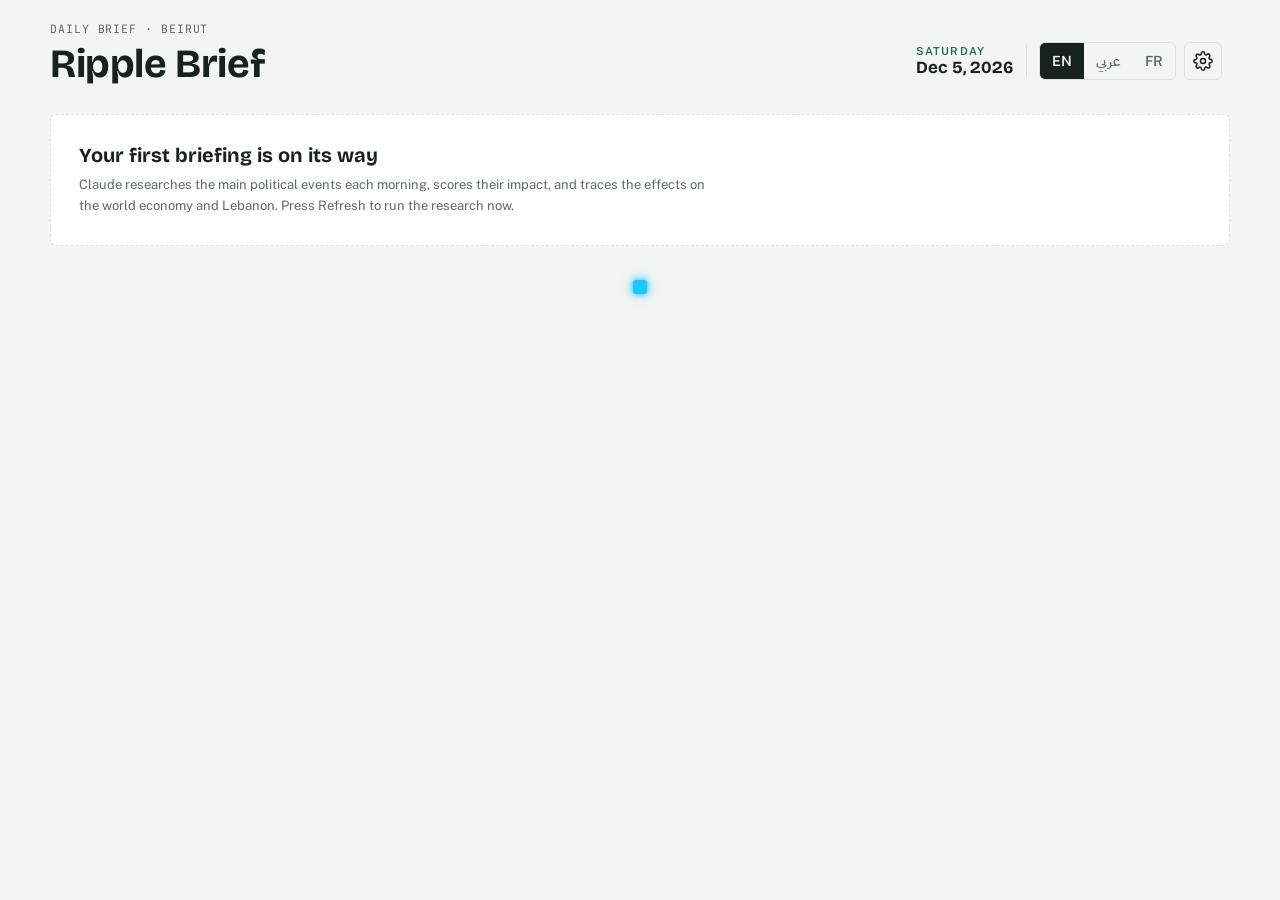
<file: drafts/v1.1/index.v21.html>
<!doctype html><html><head><meta charset=utf8><meta name=viewport content="width=device-width,initial-scale=1,viewport-fit=cover"><style>:root{color-scheme:light;box-sizing:border-box;padding-top:env(safe-area-inset-top,0px);padding-bottom:env(safe-area-inset-bottom,0px)}html{scroll-padding-top:env(safe-area-inset-top,0px)}body{margin:0;padding:0;font:14px -apple-system,BlinkMacSystemFont,sans-serif;background:#fff;color:#000}img{max-width:100%}[hidden]:not([hidden=until-found i]){display:none!important}</style></head><body>
<title>Ripple Brief</title>
<link rel="preconnect" href="https://fonts.googleapis.com">
<link rel="preconnect" href="https://fonts.gstatic.com" crossorigin>
<link rel="stylesheet" href="https://fonts.googleapis.com/css2?family=Bricolage+Grotesque:opsz,wght@12..96,500;12..96,700&family=Public+Sans:ital,wght@0,400;0,600;1,400&family=JetBrains+Mono:wght@400;600&family=IBM+Plex+Sans+Arabic:wght@400;600;700&display=swap">
<style>
/* Layout: alert → day strip → today in brief → outlook → impact map + ranked events → trends → economy/Lebanon lanes → sources. One column on phones. */
:root{
  --bg:#f3f5f2; --surface:#ffffff; --ink:#18221d; --muted:#5c6a62; --line:#d9e0da; --land:#dfe6e0; --sea:#eef3f0;
  --cedar:#1f6a4a; --cedar-soft:#e2efe8; --amber:#a65d00; --amber-soft:#fbefdc; --red:#b3261e; --red-soft:#fbe6e4; --blue:#2f6fd6;
  --f-display:"Bricolage Grotesque","IBM Plex Sans Arabic","Segoe UI",system-ui,sans-serif;
  --f-body:"Public Sans","IBM Plex Sans Arabic","Segoe UI",system-ui,sans-serif;
  --f-mono:"JetBrains Mono",ui-monospace,Consolas,monospace;
}
@media (prefers-color-scheme: dark){:root:not([data-theme="light"]){
  --bg:#111714; --surface:#18201c; --ink:#e6ece8; --muted:#9aa8a0; --line:#2a352f; --land:#26322c; --sea:#151d19;
  --cedar:#5fc495; --cedar-soft:#1c2f26; --amber:#f0a54a; --amber-soft:#33281a; --red:#f2857c; --red-soft:#3a1f1d; --blue:#6fa3f2; color-scheme:dark}}
:root[data-theme="dark"]{
  --bg:#111714; --surface:#18201c; --ink:#e6ece8; --muted:#9aa8a0; --line:#2a352f; --land:#26322c; --sea:#151d19;
  --cedar:#5fc495; --cedar-soft:#1c2f26; --amber:#f0a54a; --amber-soft:#33281a; --red:#f2857c; --red-soft:#3a1f1d; --blue:#6fa3f2; color-scheme:dark}
html[lang="ar"]{--f-display:"IBM Plex Sans Arabic","Segoe UI",system-ui,sans-serif;--f-body:"IBM Plex Sans Arabic","Segoe UI",system-ui,sans-serif}
body{background:var(--bg);color:var(--ink);font-family:var(--f-body);font-size:15px;line-height:1.6}
.wrap{max-width:1180px;margin:0 auto;padding-inline:20px;padding-block:20px 56px;display:grid;gap:26px}
h1,h2,h3{font-family:var(--f-display);text-wrap:balance;margin:0;line-height:1.2}
a{color:var(--cedar)}
a:focus-visible,button:focus-visible,[tabindex]:focus-visible{outline:2px solid var(--cedar);outline-offset:2px}
.eyebrow{font-family:var(--f-mono);font-size:11.5px;letter-spacing:.08em;text-transform:uppercase;color:var(--muted)}
html[lang="ar"] .eyebrow{letter-spacing:0;font-family:var(--f-body)}
.note{font-size:13px;color:var(--muted);max-width:80ch;margin:0}
.meta{font-family:var(--f-mono);font-size:12px;color:var(--muted)}
.num{font-family:var(--f-mono);font-variant-numeric:tabular-nums}

/* header */
.top{display:flex;flex-wrap:wrap;gap:12px 24px;align-items:end;justify-content:space-between}
.brand{display:grid;gap:2px}
.brand h1{font-size:clamp(28px,4vw,40px);font-weight:700;letter-spacing:-.01em}
.controls{display:flex;flex-wrap:wrap;gap:8px;align-items:center}
button{font:inherit;font-size:14px;font-weight:600;padding:8px 14px;border-radius:6px;border:1px solid var(--cedar);background:var(--cedar);color:var(--bg);cursor:pointer}
button.ghost{background:transparent;color:var(--ink);border-color:var(--line)}
button:disabled{opacity:.55;cursor:default}
.seg{display:inline-flex;border:1px solid var(--line);border-radius:6px;overflow:hidden}
.seg button{border:0;border-radius:0;background:transparent;color:var(--muted);padding:7px 12px;font-weight:600}
.seg button[aria-pressed="true"]{background:var(--ink);color:var(--bg)}
.status{font-size:13px;color:var(--muted);flex-basis:100%;text-align:end}
.status.err{color:var(--red)}.status.run{color:var(--amber)}

/* alert */
.alert{display:grid;grid-template-columns:auto minmax(0,1fr);gap:12px;align-items:center;background:var(--red-soft);border:1px solid var(--red);border-radius:6px;padding:12px 16px}
.alert .dot{width:12px;height:12px;border-radius:50%;background:var(--red);box-shadow:0 0 0 4px color-mix(in srgb,var(--red) 25%,transparent)}
@media (prefers-reduced-motion:no-preference){.alert .dot{animation:pulse 1.6s ease-in-out infinite}@keyframes pulse{50%{box-shadow:0 0 0 8px color-mix(in srgb,var(--red) 5%,transparent)}}}
.alert p{margin:0}

/* day strip */
.days{display:flex;gap:8px;overflow-x:auto;padding-bottom:4px;scrollbar-width:thin}
.day{flex:0 0 auto;display:grid;justify-items:center;gap:4px;padding:8px 12px;border:1px solid var(--line);border-radius:6px;background:var(--surface);color:var(--ink);font-weight:500;min-width:72px}
.day[aria-pressed="true"]{border-color:var(--ink);box-shadow:inset 0 -3px 0 var(--ink)}
.day .dd{font-family:var(--f-mono);font-size:12px}
.day .sw{width:10px;height:10px;border-radius:50%}

/* sections */
.sec{display:grid;gap:14px;min-width:0}
.sec-h{display:flex;align-items:baseline;gap:10px;flex-wrap:wrap;padding-bottom:8px;border-bottom:2px solid var(--ink)}
.sec-h h2{font-size:20px}
.sec-h .aside{margin-inline-start:auto;font-size:12.5px;color:var(--muted)}

/* today */
.today{display:grid;grid-template-columns:minmax(0,1.5fr) minmax(0,1fr);gap:18px}
.bottomline{background:var(--surface);border:1px solid var(--line);border-inline-start:4px solid var(--cedar);border-radius:6px;padding:16px 20px;display:grid;gap:8px;align-content:start}
.bottomline p{margin:0;font-size:clamp(16px,1.9vw,19px);line-height:1.5;max-width:75ch}
.changes{display:flex;flex-wrap:wrap;gap:6px}
.chip{font-size:12px;font-weight:600;padding:3px 9px;border-radius:999px;background:var(--cedar-soft);color:var(--cedar)}
.chip.new{background:var(--blue);color:#fff}.chip.escalating{background:var(--red-soft);color:var(--red)}.chip.easing{background:var(--cedar-soft);color:var(--cedar)}.chip.ongoing{background:transparent;border:1px solid var(--line);color:var(--muted)}
.ind{display:grid;grid-template-columns:repeat(auto-fit,minmax(150px,1fr));gap:1px;background:var(--line);border:1px solid var(--line);border-radius:6px;overflow:hidden;align-content:start}
.ind div{background:var(--surface);padding:10px 12px;display:grid;gap:1px;min-width:0}
.ind .k{font-size:12px;color:var(--muted)}
.ind .v{font-family:var(--f-mono);font-size:18px;font-weight:600;font-variant-numeric:tabular-nums}
.ind .c{font-size:11.5px;color:var(--muted)}
.ind .d{font-family:var(--f-mono);font-size:11.5px}
.d.up{color:var(--red)}.d.down{color:var(--cedar)}

/* outlook */
.outlook{display:grid;grid-template-columns:minmax(0,1fr) minmax(0,1.35fr);gap:18px}
.panel{background:var(--surface);border:1px solid var(--line);border-radius:6px;padding:16px 18px;display:grid;gap:12px;align-content:start;min-width:0}
.panel h3{font-size:16px}
.fc{list-style:none;margin:0;padding:0;display:grid}
.fc li{display:grid;grid-template-columns:minmax(0,1fr) auto;gap:2px 12px;padding:9px 0;border-bottom:1px solid var(--line)}
.fc li:last-child{border-bottom:0}
.fc .v{font-family:var(--f-mono);font-weight:600;font-variant-numeric:tabular-nums;text-align:end}
.fc .by{grid-column:1/-1;font-size:12px;color:var(--muted)}
.scen{display:grid;gap:12px}
.sc{display:grid;gap:6px;padding-bottom:12px;border-bottom:1px solid var(--line)}
.sc:last-child{border-bottom:0;padding-bottom:0}
.sc-top{display:flex;align-items:baseline;gap:10px}
.sc-top strong{font-family:var(--f-display);font-size:16px;font-weight:500}
.sc-top .p{margin-inline-start:auto;font-family:var(--f-mono);font-weight:600}
.pbar{height:6px;border-radius:3px;background:var(--line);overflow:hidden}
.pbar span{display:block;height:100%}
.sc.base .pbar span{background:var(--amber)}.sc.better .pbar span{background:var(--cedar)}.sc.worse .pbar span{background:var(--red)}
.sc dl{margin:0;display:grid;grid-template-columns:88px minmax(0,1fr);gap:4px 10px;font-size:14px}
.sc dt{color:var(--muted);font-size:12.5px;padding-top:2px}
.sc dd{margin:0}
.est{font-size:11px;font-weight:600;color:var(--amber);border:1px solid currentColor;border-radius:4px;padding:0 5px;margin-inline-start:6px}

/* map + events */
.events{display:grid;grid-template-columns:minmax(0,1.15fr) minmax(0,1fr);gap:18px;align-items:start}
.mapcol{display:grid;gap:10px;position:sticky;top:calc(env(safe-area-inset-top,0px) + 12px)}
.mapbox{background:var(--sea);border:1px solid var(--line);border-radius:6px;overflow:hidden}
.mapbox svg{display:block;width:100%;height:auto;direction:ltr}
.mapbox .pin{cursor:pointer}
.mapbox .pin:focus{outline:none}
.mapbox .pin:focus .ring,.mapbox .pin.sel .ring{stroke:var(--ink);stroke-width:2}
.legend{display:grid;grid-template-columns:auto minmax(0,1fr) auto;gap:8px;align-items:center;font-size:12px;color:var(--muted)}
.legend .bar{height:8px;border-radius:4px;background:linear-gradient(90deg,#2f6fd6,#2aa3b8,#d9a400,#e8681a,#d0261d)}
html[lang="ar"] .legend .bar{background:linear-gradient(270deg,#2f6fd6,#2aa3b8,#d9a400,#e8681a,#d0261d)}
.pop{background:var(--surface);border:1px solid var(--line);border-radius:6px;padding:12px 14px;display:grid;gap:6px}
.pop h3{font-size:15px;font-weight:500}
.evlist{display:grid;gap:12px;min-width:0}
.item{background:var(--surface);border:1px solid var(--line);border-radius:6px;padding:14px 16px;display:grid;gap:8px;min-width:0;scroll-margin-top:16px}
.item.sel{border-color:var(--ink)}
.item h3{font-size:16px;font-weight:500}
.item p{margin:0}
.ev-h{display:grid;grid-template-columns:auto minmax(0,1fr);gap:12px;align-items:start}
.score{display:grid;justify-items:center;gap:2px;min-width:48px}
.score b{width:44px;height:44px;border-radius:50%;display:grid;place-items:center;font-family:var(--f-mono);font-size:15px;font-weight:600;color:#fff}
.score span{font-size:10.5px;color:var(--muted)}
.when{font-family:var(--f-mono);font-size:11.5px;color:var(--muted)}
.tags{display:flex;flex-wrap:wrap;gap:6px;align-items:center}
.tag{font-size:11px;font-weight:600;padding:2px 7px;border-radius:4px;background:var(--cedar-soft);color:var(--cedar)}
.tag.indirect{background:var(--amber-soft);color:var(--amber)}
.tag.high{background:var(--red-soft);color:var(--red)}
.tag.plain{background:transparent;border:1px solid var(--line);color:var(--muted);font-weight:400}
.breakdown{display:grid;grid-template-columns:repeat(3,minmax(0,1fr));gap:8px;padding-top:8px;border-top:1px dashed var(--line)}
.breakdown div{display:grid;gap:3px;font-size:12px;min-width:0}
.breakdown .k{color:var(--muted)}
.breakdown .v{font-family:var(--f-mono);font-weight:600}
.minibar{height:5px;border-radius:3px;background:var(--line);overflow:hidden}
.minibar i{display:block;height:100%;background:var(--ink);opacity:.7}
.detail{font-size:12.5px;color:var(--muted)}
.links{display:flex;flex-wrap:wrap;gap:6px 14px;font-size:13.5px;align-items:center}
.links .best{font-weight:600}

/* indicators */
.today{grid-template-columns:1fr !important}
.tabs{display:flex;flex-wrap:wrap;gap:6px}
.tabs button{background:transparent;color:var(--muted);border:1px solid var(--line);border-radius:999px;padding:6px 14px;font-weight:600}
.tabs button[aria-selected="true"]{background:var(--ink);color:var(--bg);border-color:var(--ink)}
.tabs .cnt{font-family:var(--f-mono);font-size:11px;opacity:.7}
.tiles{display:grid;grid-template-columns:repeat(auto-fill,minmax(220px,1fr));gap:12px}
.tile{background:var(--surface);border:1px solid var(--line);border-radius:6px;padding:12px 14px;display:grid;gap:3px;align-content:start;min-width:0}
.tile .k{font-size:12.5px;color:var(--muted)}
.tile .v{font-family:var(--f-mono);font-size:20px;font-weight:600;font-variant-numeric:tabular-nums}
.tile .c{font-size:12px;color:var(--muted)}
.tile .d{font-family:var(--f-mono);font-size:11.5px}
.tile svg{width:100%;height:auto;display:block;direction:ltr;margin-top:4px}
.tile .why{font-size:12.5px;line-height:1.45;padding-top:6px;border-top:1px dashed var(--line);margin-top:4px}
.tile a{font-size:12px}
details.fold{border:1px solid var(--line);border-radius:8px;padding:10px 14px}
details.fold summary{cursor:pointer;font-weight:600;font-family:var(--f-display);display:flex;justify-content:space-between;align-items:center;gap:10px}
details.fold summary .cur{font-weight:400;font-size:12.5px;color:var(--muted);font-family:var(--f-body)}
details.fold[open] summary{margin-bottom:12px}
details.fold .inner{display:grid;gap:16px}
.tr{background:var(--surface);border:1px solid var(--line);border-radius:6px;padding:12px 14px;display:grid;gap:4px;min-width:0}
.tr .k{font-size:12.5px;color:var(--muted)}
.tr .v{font-family:var(--f-mono);font-size:18px;font-weight:600}
.tr svg{width:100%;height:auto;display:block;direction:ltr}

.chain{display:grid;grid-template-columns:repeat(2,minmax(0,1fr));gap:18px;align-items:start}
.lane{display:grid;gap:12px;min-width:0}
.lower{display:grid;grid-template-columns:minmax(0,1fr) minmax(0,1fr);gap:24px}
.watch{list-style:none;margin:0;padding:0;display:grid}
.watch li{display:grid;grid-template-columns:110px 1fr;gap:12px;align-items:baseline;padding:8px 0;border-bottom:1px solid var(--line)}
.watch .d{font-family:var(--f-mono);font-size:12.5px;color:var(--cedar)}
.src{margin:0;padding-inline-start:18px;display:grid;gap:4px;font-size:14px}
.src a{word-break:break-word}
details.method{background:var(--surface);border:1px solid var(--line);border-radius:6px;padding:12px 16px}
details.method summary{cursor:pointer;font-weight:600}
details.method p{margin:.6em 0 0;font-size:14px;max-width:85ch}
.empty{background:var(--surface);border:1px dashed var(--line);border-radius:6px;padding:28px;display:grid;gap:8px}
.empty h2{font-size:20px}
/* menu + windows */
.wrap{zoom:var(--zoom,1)}
.menuwrap{position:relative}
button.icon{display:inline-flex;align-items:center;justify-content:center;flex:0 0 auto;width:38px;height:38px;min-width:38px;padding:0;line-height:0;background:transparent;color:var(--ink);border:1px solid var(--line);-webkit-appearance:none;appearance:none}
button.icon svg{display:block;flex:0 0 20px;width:20px;height:20px;overflow:visible;pointer-events:none}
button.icon[aria-expanded="true"]{background:var(--ink);color:var(--bg);border-color:var(--ink)}
.menu{position:absolute;top:calc(100% + 6px);inset-inline-end:0;z-index:20;min-width:190px;max-width:calc(100vw - 16px);background:var(--surface);border:1px solid var(--line);border-radius:8px;box-shadow:0 10px 30px rgba(0,0,0,.18);padding:6px;display:grid}
.menu button{display:flex;align-items:center;gap:10px;background:transparent;color:var(--ink);border:0;border-radius:6px;padding:10px 12px;font-weight:500;text-align:start}
.menu button:hover,.menu button:focus-visible{background:var(--cedar-soft);color:var(--cedar);outline:none}
.menu svg{width:18px;height:18px;flex:0 0 auto}
[hidden]{display:none!important}
.modal{position:fixed;inset:0;z-index:50;background:rgba(10,15,12,.45);display:grid;place-items:center;padding:16px}
.sheet{background:var(--surface);color:var(--ink);border:1px solid var(--line);border-radius:10px;width:min(560px,100%);max-height:min(86vh,900px);overflow:auto;display:grid;gap:16px;padding:18px 20px 22px;zoom:var(--zoom,1)}
.sheet-h{display:flex;align-items:center;justify-content:space-between;gap:12px;position:sticky;top:-18px;background:var(--surface);padding-top:2px}
.sheet-h h2{font-size:20px}
.sheet h3{font-size:15px;margin-top:4px}
.sheet p{margin:0;font-size:14.5px}
.fontlist{display:grid;gap:6px;margin:0;padding:0;border:0}
.fontlist legend{font-weight:600;margin-bottom:6px;font-family:var(--f-display)}
.fopt{display:grid;grid-template-columns:auto minmax(0,1fr);gap:2px 10px;align-items:start;padding:10px 12px;border:1px solid var(--line);border-radius:8px;cursor:pointer}
.fopt:has(input:checked){border-color:var(--cedar);background:var(--cedar-soft)}
.fopt input{margin-top:5px;accent-color:var(--cedar)}
.fopt .fn{font-weight:600}
.fopt .fd{grid-column:2;font-size:12.5px;color:var(--muted)}
.fopt .fp{grid-column:2;font-size:16px;line-height:1.5}
.signin{display:grid;gap:10px}
.signin button{display:flex;align-items:center;justify-content:center;gap:10px;background:var(--surface);color:var(--ink);border:1px solid var(--line);padding:11px 14px}
.signin small{font-weight:400;color:var(--muted)}
.about-sec{display:grid;gap:8px;padding-top:12px;border-top:1px solid var(--line)}
.tblwrap{overflow-x:auto}
.utbl{width:100%;border-collapse:collapse;font-size:13.5px}
.utbl th{text-align:start;font-size:12px;color:var(--muted);font-weight:600;padding:6px 8px;border-bottom:1px solid var(--line)}
.utbl td{padding:8px;border-bottom:1px solid var(--line);vertical-align:top}
.utbl tr.cur td{background:var(--cedar-soft)}
.utbl tr.cur td:first-child{font-weight:600}
.sheet p.devmark{font-family:"Syne","Bricolage Grotesque",system-ui,sans-serif;font-weight:800;font-size:44px;line-height:1;letter-spacing:.14em;color:var(--cedar);justify-self:start;padding-block:6px 4px;border-bottom:3px solid currentColor}
/* date badge */
.datebadge{display:grid;line-height:1.15;padding-inline-end:12px;margin-inline-end:4px;border-inline-end:1px solid var(--line)}
.datebadge .dw{font-size:11px;font-weight:600;letter-spacing:.1em;text-transform:uppercase;color:var(--cedar)}
html[lang="ar"] .datebadge .dw{letter-spacing:0;font-size:12px}
.datebadge .dd{font-family:var(--f-display);font-size:17px;font-weight:700;font-variant-numeric:tabular-nums;white-space:nowrap}
/* check marks */
.item{position:relative}
.chk{display:inline-grid;place-items:center;width:22px;height:22px;border-radius:50%;flex:0 0 auto}
.chk svg{width:13px;height:13px}
.chk.on{background:#1fae5b;color:#fff;box-shadow:0 0 0 3px color-mix(in srgb,#1fae5b 25%,transparent),0 0 10px color-mix(in srgb,#1fae5b 55%,transparent)}
.chk.off{background:transparent;color:var(--muted);border:1.5px solid var(--line)}
.item > .chk{position:absolute;top:12px;inset-inline-end:12px}
.item.has-chk h3{padding-inline-end:26px}
.changes{display:flex;flex-wrap:wrap;gap:6px 16px;align-items:center;font-size:13.5px}
.changes span.grp{display:inline-flex;align-items:center;gap:6px}
.changes .chk{width:18px;height:18px}.changes .chk svg{width:11px;height:11px}
/* plain impact rows */
.imp2{display:grid;gap:10px;padding-top:10px;border-top:1px dashed var(--line)}
.irow{display:grid;grid-template-columns:minmax(0,1fr) auto;gap:3px 12px;font-size:13.5px}
.irow .q{font-weight:600}
.irow .pts{font-family:var(--f-mono);font-size:12.5px;font-weight:600;font-variant-numeric:tabular-nums;color:var(--muted)}
.irow .a{grid-column:1/-1;color:var(--ink)}
.irow .minibar{grid-column:1/-1}
details.help{font-size:13.5px}
details.help summary{cursor:pointer;color:var(--cedar);font-weight:600}
details.help p{margin:.5em 0 0;max-width:80ch}
/* more sources */
details.more{font-size:13.5px}
details.more summary{cursor:pointer;color:var(--muted);list-style:none;display:inline-flex;align-items:center;gap:6px}
details.more summary::-webkit-details-marker{display:none}
details.more summary::after{content:"▾";font-size:11px}
details.more[open] summary::after{content:"▴"}
details.more ul{list-style:none;margin:6px 0 0;padding:8px 10px;display:grid;gap:6px;border:1px solid var(--line);border-radius:6px;background:var(--bg)}
details.more li{display:grid;gap:1px}
details.more li span{font-size:12px;color:var(--muted)}
/* translate bar */
.trbar{display:flex;flex-wrap:wrap;gap:10px 16px;align-items:center;justify-content:space-between;background:var(--amber-soft);border:1px solid var(--amber);border-radius:6px;padding:10px 14px}
.trbar p{margin:0}
/* footer + secret button + toast */
.foot{display:flex;justify-content:center;padding-top:8px}
.neon{width:14px;height:14px;padding:0;border-radius:3px;border:0;background:#1ec8ff;box-shadow:0 0 6px #1ec8ff,0 0 14px rgba(30,200,255,.6);cursor:pointer}
.neon:active{transform:scale(.9)}
.toast{position:fixed;inset-inline:16px;bottom:calc(16px + env(safe-area-inset-bottom,0px));margin-inline:auto;max-width:420px;background:var(--ink);color:var(--bg);padding:10px 14px;border-radius:8px;font-size:14px;z-index:60;text-align:center}
@media (max-width:900px){.today,.outlook,.events,.chain,.lower{grid-template-columns:1fr}.mapcol{position:static}.status{text-align:start}}
@media (prefers-reduced-motion:no-preference){.item{transition:border-color .15s}.item:hover{border-color:var(--muted)}}
.econ{border:1px solid var(--line);border-radius:10px;padding:18px;background:linear-gradient(135deg,var(--amber-soft),var(--cedar-soft));display:grid;gap:14px;min-width:0}
.econ h3{margin:0;font-family:var(--f-display);font-size:15px}
.ecost{display:grid;grid-template-columns:repeat(3,minmax(0,1fr));gap:12px}
.ecard,.epanel{background:var(--surface);border:1px solid var(--line);border-radius:8px;padding:14px;display:grid;gap:5px;align-content:start;min-width:0}
.ecard .ic{font-size:30px;line-height:1}
.ecard .lbl{font-size:13px;font-weight:600;color:var(--muted)}
.ecard .big{font-family:var(--f-display);font-weight:800;font-size:clamp(22px,3vw,30px);line-height:1.1;overflow-wrap:anywhere}
.ecard .usd{font-weight:700;font-size:16px}
.ecard .was{font-size:13px;color:var(--muted)}
.xs{display:flex;gap:6px;flex-wrap:wrap}
.badge{font-size:12px;font-weight:700;padding:2px 9px;border-radius:999px;background:var(--red-soft);color:var(--red)}
.badge.usdb{background:var(--amber-soft);color:var(--amber);border:1px solid var(--line)}
.enote{font-size:12px;color:var(--muted);font-style:italic}
.esrc{font-size:12px}
.efacts{display:grid;grid-template-columns:repeat(2,minmax(0,1fr));gap:12px}
.efact{display:flex;gap:10px;align-items:flex-start;margin:0;background:var(--surface);border-radius:8px;padding:10px 12px;font-weight:600;font-size:14px}
.epanel .efact{padding:8px 0 0;background:none}
.efact .ic{font-size:22px;line-height:1}
.egrid{display:grid;grid-template-columns:repeat(3,minmax(0,1fr));gap:12px}
.erow{display:grid;grid-template-columns:minmax(0,1.3fr) minmax(0,1fr) auto;gap:8px;align-items:center;font-size:12.5px}
.erow .ev{font-family:var(--f-mono);font-weight:700;white-space:nowrap;direction:ltr;unicode-bidi:isolate}
.erow .ev em{font-style:normal;color:var(--red)}
.erow.today{border-top:1px dashed var(--line);padding-top:6px}
.track{display:flex;height:10px;background:var(--line);border-radius:999px;overflow:hidden}
.fill{display:block;height:100%;background:var(--muted)}
.fill.hot{background:var(--red)}.fill.now{background:var(--blue)}.fill.cool{background:var(--cedar)}.fill.pre{background:var(--amber)}
.rleft{font-size:12px;color:var(--muted)}
@media (max-width:900px){.ecost,.egrid,.efacts{grid-template-columns:1fr}}
/* v0.8 — wallet & expat corner (playful) */
.etabs{margin-top:-4px}
.etabs button{background:var(--surface)}
.sr{position:absolute;width:1px;height:1px;overflow:hidden;clip:rect(0 0 0 0);white-space:nowrap}
.wal{display:grid;gap:14px;min-width:0}
.wal-h{display:flex;flex-wrap:wrap;gap:10px 14px;align-items:center}
.wal-h h3{font-size:19px;display:flex;align-items:center;gap:8px;margin:0}
.syncchip{display:inline-flex;align-items:center;gap:6px;font-size:12px;font-weight:600;padding:3px 10px;border-radius:999px;background:var(--cedar-soft);color:var(--cedar)}
.syncchip.local{background:var(--amber-soft);color:var(--amber)}
.whish{margin-inline-start:auto;display:inline-flex;align-items:center;gap:8px;background:var(--surface);color:var(--ink);border:1.5px dashed var(--cedar);border-radius:999px;padding:8px 14px}
.whish small{font-weight:500;color:var(--muted)}
.whish svg{width:18px;height:18px;color:var(--cedar);flex:0 0 auto}
.winfo{margin:0;background:var(--surface);border:1px solid var(--line);border-radius:10px;padding:10px 12px;font-size:13.5px}
.wgrid{display:grid;grid-template-columns:repeat(2,minmax(0,1fr));gap:12px}
.wcard{background:var(--surface);border:1px solid var(--line);border-radius:12px;padding:14px 16px;display:grid;gap:8px;align-content:start;min-width:0}
.wcard h4{margin:0;font-family:var(--f-display);font-size:15.5px;display:flex;align-items:center;gap:8px}
.wbig{font-family:var(--f-display);font-weight:800;font-size:clamp(24px,3.2vw,32px);line-height:1.1;font-variant-numeric:tabular-nums;overflow-wrap:anywhere}
.wbig.sm{font-size:clamp(18px,2.4vw,22px)}
.wbig.pos{color:var(--cedar)}.wbig.neg{color:var(--red)}
.wsub{font-size:13px;color:var(--muted)}
.frow{display:flex;flex-wrap:wrap;gap:8px;align-items:end}
.fld{display:grid;gap:3px;font-size:12.5px;color:var(--muted);min-width:0}
.fld.grow{flex:1 1 140px}
.wal input[type=number],.wal input[type=text],.wal input[type=month],.wal select,.sheet input[type=number],.sheet select{font:inherit;font-size:15px;color:var(--ink);background:var(--bg);border:1px solid var(--line);border-radius:8px;padding:8px 10px;min-width:0;max-width:100%}
.fld input{width:100%}
.chkrow{display:flex;gap:8px;align-items:center;font-size:13.5px}
.chkrow input{width:18px;height:18px;accent-color:var(--cedar)}
.meter{height:10px;border-radius:999px;background:var(--line);overflow:hidden}
.meter i{display:block;height:100%;width:0;background:var(--cedar);border-radius:999px;transition:width .3s}
.meter i.over{background:var(--red)}
.exp-h{display:flex;flex-wrap:wrap;gap:8px;align-items:center;justify-content:space-between}
.elist{list-style:none;margin:0;padding:0;display:grid}
.elist li{display:grid;grid-template-columns:minmax(0,1fr) auto auto;gap:2px 10px;align-items:center;padding:9px 0;border-bottom:1px dashed var(--line)}
.elist .en{font-weight:600;overflow-wrap:anywhere}
.elist .ea{font-size:12.5px;color:var(--muted);grid-column:1}
.elist .em{font-family:var(--f-mono);font-weight:600;text-align:end;grid-row:1/3;grid-column:2;font-size:13.5px}
.elist .em small{display:block;font-weight:400;color:var(--muted);font-size:11.5px}
.elist .eb,.arow .eb{grid-row:1/3;grid-column:3;display:flex;gap:4px}
button.mini{padding:5px 9px;font-size:12.5px;border-radius:8px;background:var(--surface);color:var(--ink);border:1px solid var(--line);font-weight:600}
button.mini.add{background:var(--cedar);color:var(--bg);border-color:var(--cedar)}
button.mini.danger,button.ghost.danger{color:var(--red)}
.etotal{display:flex;flex-wrap:wrap;justify-content:space-between;gap:6px;font-weight:700;padding-top:4px}
.autob{font-size:11px;font-weight:600;padding:1px 7px;border-radius:999px;background:var(--amber-soft);color:var(--amber);white-space:nowrap}
.wform{display:grid;gap:10px;background:var(--bg);border:1px solid var(--line);border-radius:12px;padding:12px}
.wform h4{margin:0}
.acts{display:flex;gap:8px;flex-wrap:wrap}
.energy{display:flex;flex-wrap:wrap;gap:8px;align-items:center;font-size:13px;color:var(--muted);padding-top:4px}
.pbar2{height:14px;border-radius:999px;background:var(--line);overflow:hidden}
.pbar2 i{display:block;height:100%;width:0;background:linear-gradient(90deg,var(--cedar),#1fae5b);border-radius:999px;transition:width .3s}
html[dir="rtl"] .pbar2 i{background:linear-gradient(270deg,var(--cedar),#1fae5b)}
.prot input[type=range]{width:100%;accent-color:var(--red)}
.hbars{position:relative;display:flex;gap:6px;align-items:stretch;padding-bottom:2px}
.hcol{flex:1 1 0;min-width:0;max-width:110px;display:grid;grid-template-rows:20px var(--ph) var(--nh) auto;justify-items:center;cursor:pointer;border-radius:8px}
.hcol:hover,.hcol:focus-visible{background:color-mix(in srgb,var(--ink) 6%,transparent);outline:none}
.hcol .hv{font-family:var(--f-mono);font-size:11.5px;font-weight:600;white-space:nowrap;line-height:20px;max-width:100%;overflow:hidden;text-overflow:ellipsis}
.hcol .hv.neg{color:var(--red)}
.hcol .pz,.hcol .nz{width:100%;display:flex;justify-content:center}
.hcol .pz{align-items:flex-end;border-bottom:1.5px solid var(--line)}
.hcol .nz{align-items:flex-start}
.hcol .hb{display:block;width:62%;max-width:56px;border-radius:6px 6px 0 0;background:var(--cedar)}
.hcol .hb.neg{border-radius:0 0 6px 6px;background:var(--red)}
.hcol .hm{font-size:11px;color:var(--muted);white-space:nowrap;margin-top:4px;max-width:100%;overflow:hidden;text-overflow:ellipsis}
.havg{position:absolute;inset-inline:0;border-top:2px dashed var(--amber);pointer-events:none}
.hleg{display:flex;align-items:center;gap:6px;font-size:12px;color:var(--amber);font-weight:600}
.havgk{display:inline-block;width:18px;border-top:2px dashed var(--amber)}
.wal input,.wal select,.sheet input,.sheet select{box-sizing:border-box}
.htip{min-height:1.4em;font-size:13px;font-weight:600}
.wfoot{display:flex;justify-content:flex-end}
.linkish{background:none;border:0;padding:0;color:var(--cedar);text-decoration:underline;font-weight:500;font-size:13px;cursor:pointer}
.linkish.danger{color:var(--red)}
.xtbl{width:100%;border-collapse:collapse;font-size:13.5px}
.xtbl th{font-size:12px;color:var(--muted);text-align:start;padding:6px;border-bottom:1px solid var(--line);font-weight:600}
.xtbl td{padding:7px 6px;border-bottom:1px dashed var(--line);vertical-align:middle}
.xtbl td.n{font-family:var(--f-mono);white-space:nowrap}
.xtbl tr.tot td{border-bottom:0;font-weight:700}
.xres{display:grid;gap:4px}
.dif{display:inline-block;font-size:11.5px;font-weight:700;padding:2px 8px;border-radius:999px;white-space:nowrap;background:var(--line);color:var(--ink)}
.dif.up{background:var(--red-soft);color:var(--red)}.dif.down{background:var(--cedar-soft);color:var(--cedar)}
/* price alerts (calm) */
.palerts{display:grid;gap:8px}
.palert{display:flex;flex-wrap:wrap;gap:8px 12px;align-items:center;background:var(--surface);border:1px solid var(--line);border-inline-start:4px solid var(--blue);border-radius:6px;padding:10px 14px;font-size:14px}
.palert p{margin:0;flex:1 1 240px}
.bell{display:inline-grid;place-items:center;width:30px;height:30px;padding:0;border-radius:50%;background:transparent;color:var(--muted);border:1px solid var(--line);flex:0 0 auto}
.bell svg{width:15px;height:15px}
.bell.on{color:var(--blue);border-color:var(--blue);background:color-mix(in srgb,var(--blue) 12%,transparent)}
.tile-h{display:flex;align-items:start;justify-content:space-between;gap:8px}
.arow{display:grid;grid-template-columns:minmax(0,1fr) auto;gap:4px 10px;align-items:center;padding:8px 0;border-bottom:1px solid var(--line);font-size:14px}
.sw2{display:flex;align-items:center;justify-content:space-between;gap:12px;padding:10px 12px;border:1px solid var(--line);border-radius:8px;cursor:pointer;font-size:14.5px}
.sw2 input{width:20px;height:20px;accent-color:var(--cedar);flex:0 0 auto}
/* story timelines (calm) */
details.story{font-size:13.5px;border-top:1px dashed var(--line);padding-top:8px}
details.story summary{cursor:pointer;font-weight:600;list-style:none;display:flex;flex-wrap:wrap;gap:4px 6px;align-items:center}
details.story summary::-webkit-details-marker{display:none}
details.story summary::after{content:"▾";font-size:11px;color:var(--muted)}
details.story[open] summary::after{content:"▴"}
details.story .dn{font-family:var(--f-mono);font-size:11.5px;color:var(--muted);font-weight:400}
.tl{list-style:none;margin:10px 0 0;padding:0;display:grid}
.tl li{display:grid;grid-template-columns:14px 78px minmax(0,1fr);gap:0 10px;align-items:start;padding-bottom:12px;position:relative}
.tl li::before{content:"";position:absolute;inset-inline-start:5px;top:14px;bottom:0;width:2px;background:var(--line)}
.tl li:last-child::before{display:none}
.tl .dot{width:12px;height:12px;border-radius:50%;background:var(--surface);border:2px solid var(--muted);margin-top:4px;position:relative;z-index:1}
.tl li.now .dot{background:var(--ink);border-color:var(--ink)}
.tl li.app .dot{border-color:var(--cedar)}
.tl .td{font-family:var(--f-mono);font-size:12px;color:var(--muted);padding-top:2px}
.tl .tn a,.tl .tn .linkish{font-size:12.5px}
/* weekly recap */
.day.week{background:var(--ink);color:var(--bg);border-color:var(--ink);font-weight:600}
.day.week .dd{opacity:.85}
.day.week[aria-pressed="true"]{box-shadow:inset 0 -3px 0 var(--amber)}
.wk{display:grid;gap:22px}
.wk-h{background:var(--surface);border:1px solid var(--line);border-inline-start:4px solid var(--ink);border-radius:6px;padding:16px 20px;display:grid;gap:8px;justify-items:start}
.wk-h p{margin:0;font-size:clamp(16px,1.9vw,19px);line-height:1.5}
.lane-sub{font-size:14px;color:var(--muted);margin-top:4px}
/* sharing */
.sharebtn{justify-self:start;display:inline-flex;align-items:center;gap:8px;background:var(--surface);color:var(--ink);border:1px solid var(--line)}
.sharebtn svg{width:16px;height:16px}
.shprev img{width:100%;max-width:300px;border-radius:12px;border:1px solid var(--line);display:block;margin-inline:auto}
.shacts{display:grid;gap:8px}
.shacts a.btn,.shacts button{display:flex;align-items:center;justify-content:center;gap:8px;text-decoration:none;font-weight:600;padding:11px 14px;border-radius:8px;font-size:14.5px}
.shacts a.btn{background:var(--cedar);color:var(--bg)}
.shtext{width:100%;min-height:110px;font:inherit;font-size:13px;border:1px solid var(--line);border-radius:8px;padding:8px;background:var(--bg);color:var(--ink);box-sizing:border-box}
/* glossary */
.term{border-bottom:1.5px dotted currentColor;cursor:help}
.term:focus-visible{outline:2px solid var(--cedar);outline-offset:1px}
#gbub{position:absolute;z-index:70;background:var(--ink);color:var(--bg);border-radius:8px;padding:10px 12px;font-size:13.5px;line-height:1.45;box-shadow:0 8px 24px rgba(0,0,0,.25);box-sizing:border-box}
#gbub b{display:block;margin-bottom:2px}
@media (max-width:900px){.wgrid{grid-template-columns:1fr}.whish{margin-inline-start:0}}
.stale{justify-self:start;font-size:11.5px;font-weight:600;color:var(--amber);background:var(--amber-soft);border-radius:4px;padding:2px 7px;margin-top:2px}
.stalesum{margin:0;font-size:13px;color:var(--amber);background:var(--amber-soft);border:1px solid color-mix(in srgb,var(--amber) 40%,transparent);border-radius:6px;padding:8px 12px}
.outlook .trk{grid-column:1/-1}
.trk-s{margin:0;font-weight:600;font-size:14px}
.trk .fc li > span:first-child{min-width:0}
details.pnote{background:var(--surface);border:1px solid var(--line);border-radius:10px;padding:10px 12px;font-size:13.5px}
details.pnote summary{cursor:pointer;font-weight:600}
details.pnote dl{margin:10px 0 8px;display:grid;grid-template-columns:96px minmax(0,1fr);gap:6px 12px}
details.pnote dt{color:var(--muted);font-size:12.5px;padding-top:1px}
details.pnote dd{margin:0}
@media (max-width:520px){details.pnote dl{grid-template-columns:1fr}details.pnote dt{padding-top:6px}}
/* compact day picker (v0.9) */
.days{gap:6px;padding-bottom:2px}
.day{display:inline-flex;align-items:center;gap:6px;min-width:0;padding:3px 10px;border-radius:999px;font-size:12px;line-height:1.4;background:transparent;border:1px solid var(--line);color:var(--muted)}
.day .dd{font-size:11.5px}
.day .sw{width:7px;height:7px}
.day[aria-pressed="true"]{background:var(--ink);color:var(--bg);border-color:var(--ink);box-shadow:none}
.day.week{background:transparent;color:var(--ink);border-color:var(--ink);font-weight:600}
.day.week[aria-pressed="true"]{background:var(--ink);color:var(--bg);box-shadow:none}
details.srcfold{border-bottom:2px solid var(--ink)}
details.srcfold summary{cursor:pointer;list-style:none;display:flex;align-items:baseline;gap:10px;padding-bottom:8px}
details.srcfold summary::-webkit-details-marker{display:none}
details.srcfold summary h2{font-size:20px}
details.srcfold summary .cnt{font-family:var(--f-mono);font-size:12px;color:var(--muted)}
details.srcfold summary::after{content:"▾";margin-inline-start:auto;color:var(--muted);font-size:13px}
details.srcfold[open] summary::after{content:"▴"}
details.srcfold[open] .src{margin:4px 0 12px}
/* 60-second mode + listen */
.bl-top{display:flex;align-items:center;justify-content:space-between;gap:8px;flex-wrap:wrap}
.bl-ctl{display:inline-flex;gap:6px;align-items:center}
.qbtn{font-size:12px;font-weight:600;padding:3px 10px;border-radius:999px;background:transparent;color:var(--muted);border:1px solid var(--line);line-height:1.5}
.qbtn[aria-pressed="true"]{color:var(--cedar);border-color:var(--cedar);background:var(--cedar-soft)}
.qbtn.qicon{width:28px;height:28px;padding:0;display:inline-grid;place-items:center;border-radius:50%}
.qbtn.qicon svg{width:15px;height:15px}
.quick{display:grid;gap:12px}
.qh{font-size:15px;color:var(--muted);font-family:var(--f-body);font-weight:600;margin-top:4px}
.qlist{list-style:none;margin:0;padding:0;display:grid;gap:10px}
.qlist li{display:grid;grid-template-columns:auto minmax(0,1fr);gap:12px;align-items:start;background:var(--surface);border:1px solid var(--line);border-radius:6px;padding:12px 14px}
.qlist p{margin:2px 0 4px;font-size:14px}
.qlist a{font-size:13px}
.qs{display:grid;place-items:center;width:34px;height:34px;border-radius:50%;color:#fff;font-family:var(--f-mono);font-size:13px;font-weight:600}
.qd{width:10px;height:10px;border-radius:50%;background:var(--cedar);margin-top:6px}
.qmore{justify-self:start}
html[lang="ar"] .meta{font-family:var(--f-body);letter-spacing:0}
</style>

<div class="wrap">
  <header class="top">
    <div class="brand">
      <span class="eyebrow" id="dateline"></span>
      <h1>Ripple Brief</h1>
    </div>
    <div class="controls">
      <div class="datebadge" id="datebadge" aria-live="polite"><span class="dw" id="dbW"></span><span class="dd" id="dbD"></span></div>
      <div class="seg" role="group" aria-label="Language">
        <button type="button" id="langEn" aria-pressed="true">EN</button>
        <button type="button" id="langAr" aria-pressed="false" lang="ar">عربي</button>
        <button type="button" id="langFr" aria-pressed="false" lang="fr">FR</button>
      </div>
      <button id="refresh" type="button" disabled></button>
      <button id="confirm" type="button" hidden></button>
      <button id="cancel" type="button" class="ghost" hidden></button>
      <div class="menuwrap">
        <button type="button" class="icon" id="gear" aria-haspopup="menu" aria-expanded="false" aria-controls="menu"><svg width="20" height="20" viewBox="0 0 24 24" fill="none" stroke="currentColor" stroke-width="1.8" stroke-linecap="round" stroke-linejoin="round" aria-hidden="true"><circle cx="12" cy="12" r="3"/><path d="M19.4 15a1.65 1.65 0 0 0 .33 1.82l.06.06a2 2 0 0 1-2.83 2.83l-.06-.06a1.65 1.65 0 0 0-1.82-.33 1.65 1.65 0 0 0-1 1.51V21a2 2 0 0 1-4 0v-.09A1.65 1.65 0 0 0 9 19.4a1.65 1.65 0 0 0-1.82.33l-.06.06a2 2 0 0 1-2.83-2.83l.06-.06a1.65 1.65 0 0 0 .33-1.82 1.65 1.65 0 0 0-1.51-1H3a2 2 0 0 1 0-4h.09A1.65 1.65 0 0 0 4.6 9a1.65 1.65 0 0 0-.33-1.82l-.06-.06a2 2 0 0 1 2.83-2.83l.06.06a1.65 1.65 0 0 0 1.82.33H9a1.65 1.65 0 0 0 1-1.51V3a2 2 0 0 1 4 0v.09a1.65 1.65 0 0 0 1 1.51 1.65 1.65 0 0 0 1.82-.33l.06-.06a2 2 0 0 1 2.83 2.83l-.06.06a1.65 1.65 0 0 0-.33 1.82V9a1.65 1.65 0 0 0 1.51 1H21a2 2 0 0 1 0 4h-.09a1.65 1.65 0 0 0-1.51 1z"/></svg></button>
        <div class="menu" id="menu" role="menu" hidden>
          <button type="button" role="menuitem" data-open="account"><svg viewBox="0 0 24 24" fill="none" stroke="currentColor" stroke-width="1.8" stroke-linecap="round" aria-hidden="true"><circle cx="12" cy="8" r="4"/><path d="M4 21c1.5-4 4.5-6 8-6s6.5 2 8 6"/></svg><span id="miAccount"></span></button>
          <button type="button" role="menuitem" data-open="settings"><svg viewBox="0 0 24 24" fill="none" stroke="currentColor" stroke-width="1.8" stroke-linecap="round" aria-hidden="true"><path d="M4 6h10M18 6h2M4 12h4M12 12h8M4 18h12M20 18h0"/><circle cx="16" cy="6" r="2"/><circle cx="10" cy="12" r="2"/><circle cx="18" cy="18" r="2"/></svg><span id="miSettings"></span></button>
          <button type="button" role="menuitem" data-open="about"><svg viewBox="0 0 24 24" fill="none" stroke="currentColor" stroke-width="1.8" stroke-linecap="round" aria-hidden="true"><circle cx="12" cy="12" r="9"/><path d="M12 11v6M12 7.5v.5"/></svg><span id="miAbout"></span></button>
        </div>
      </div>
      <span class="status" id="status" role="status"></span>
    </div>
  </header>
  <div class="modal" id="modal" hidden><div class="sheet" role="dialog" aria-modal="true" aria-labelledby="mTitle"><div class="sheet-h"><h2 id="mTitle"></h2><button type="button" class="icon" id="mClose"><svg viewBox="0 0 24 24" fill="none" stroke="currentColor" stroke-width="2" stroke-linecap="round" aria-hidden="true"><path d="M6 6l12 12M18 6L6 18"/></svg></button></div><div id="mBody" style="display:grid;gap:16px"></div></div></div>
  <main id="main" style="display:grid;gap:30px">
    <section class="empty" id="empty"><h2 id="emptyH"></h2><p class="note" id="emptyP"></p></section>
  </main>
  <footer class="foot"><button type="button" id="neon" class="neon" aria-label="Ripple Brief"></button></footer>
</div>
<div class="toast" id="toast" role="status" hidden></div>

<script>
const LAND = [[-59.6,-80.0,-59.9,-80.5,-60.2,-81.0,-62.3,-80.9,-64.5,-80.9,-65.7,-80.6,-65.7,-80.5,-66.3,-80.3,-64.0,-80.3,-61.9,-80.4,-61.1,-80.0,-60.6,-79.6,-59.6,-80.0],[-159.2,-79.5,-161.1,-79.6,-162.4,-79.3,-163.0,-78.9,-163.1,-78.9,-163.7,-78.6,-163.1,-78.2,-161.2,-78.4,-160.2,-78.7,-159.5,-79.0,-159.2,-79.5],[-45.2,-78.0,-43.9,-78.5,-43.5,-79.1,-43.4,-79.5,-43.3,-80.0,-44.9,-80.3,-46.5,-80.6,-48.4,-80.8,-50.5,-81.0,-52.9,-81.0,-54.2,-80.6,-54.0,-80.2,-51.9,-79.9,-51.0,-79.6,-50.4,-79.2,-49.9,-78.8,-49.3,-78.5,-48.7,-78.0,-48.2,-78.0,-46.7,-77.8,-45.2,-78.0],[-121.2,-73.5,-119.9,-73.7,-118.7,-73.5,-119.3,-73.8,-120.2,-74.1,-121.6,-74.0,-122.6,-73.7,-122.4,-73.3,-121.2,-73.5],[-125.6,-73.5,-124.0,-73.9,-124.6,-73.8,-125.9,-73.7,-127.3,-73.5,-126.6,-73.2,-125.6,-73.5],[-99.0,-71.9,-97.9,-72.1,-96.8,-72.0,-96.2,-72.5,-97.0,-72.4,-98.2,-72.5,-99.4,-72.4,-100.8,-72.5,-101.8,-72.3,-102.3,-71.9,-101.7,-71.7,-100.4,-71.9,-99.0,-71.9],[-68.5,-71.0,-68.3,-71.4,-68.5,-71.8,-68.8,-72.2,-70.0,-72.3,-71.1,-72.5,-72.4,-72.5,-71.9,-72.1,-73.1,-72.2,-74.2,-72.4,-75.0,-72.1,-75.0,-71.7,-73.9,-71.3,-73.2,-71.2,-72.1,-71.2,-71.8,-70.7,-71.7,-70.3,-71.7,-69.5,-71.2,-69.0,-70.3,-68.9,-69.7,-69.3,-69.5,-69.6,-69.1,-70.1,-68.7,-70.5,-68.5,-71.0],[-180.0,-84.7,-179.9,-84.7,-179.1,-84.1,-177.3,-84.5,-177.1,-84.4,-176.9,-84.3,-176.5,-84.2,-176.2,-84.1,-176.1,-84.1,-175.9,-84.1,-175.8,-84.1,-174.4,-84.5,-173.1,-84.1,-172.9,-84.1,-170.0,-83.9,-169.0,-84.1,-168.5,-84.2,-167.0,-84.6,-164.2,-84.8,-161.9,-85.1,-158.1,-85.4,-155.2,-85.1,-150.9,-85.3,-148.5,-85.6,-145.9,-85.3,-143.1,-85.0,-142.9,-84.6,-146.8,-84.5,-150.1,-84.3,-150.9,-83.9,-153.6,-83.7,-153.4,-83.2,-153.0,-82.8,-152.7,-82.5,-152.9,-82.0,-154.5,-81.8,-155.3,-81.4,-156.8,-81.1,-154.4,-81.2,-152.1,-81.0,-150.6,-81.3,-148.9,-81.0,-147.2,-80.7,-146.4,-80.3,-146.8,-79.9,-148.1,-79.7,-149.5,-79.4,-151.6,-79.3,-153.4,-79.2,-155.3,-79.1,-156.0,-78.7,-157.3,-78.4,-158.1,-78.0,-158.4,-76.9,-157.9,-77.0,-157.0,-77.3,-155.3,-77.2,-153.7,-77.1,-152.9,-77.5,-151.3,-77.4,-150.0,-77.2,-148.7,-76.9,-147.6,-76.6,-146.1,-76.5,-146.1,-76.1,-146.5,-75.7,-146.2,-75.4,-144.9,-75.2,-144.3,-75.5,-142.8,-75.3,-141.6,-75.1,-140.2,-75.1,-138.9,-75.0,-137.5,-74.7,-136.4,-74.5,-135.2,-74.3,-134.4,-74.4,-133.7,-74.4,-132.3,-74.3,-130.9,-74.5,-129.6,-74.5,-128.2,-74.3,-126.9,-74.4,-125.4,-74.5,-124.0,-74.5,-122.6,-74.5,-121.1,-74.5,-119.7,-74.5,-118.7,-74.2,-117.5,-74.0,-116.2,-74.2,-115.0,-74.1,-113.9,-73.7,-113.3,-74.0,-112.9,-74.4,-112.3,-74.7,-111.3,-74.4,-110.1,-74.8,-108.7,-74.9,-107.6,-75.2,-106.1,-75.1,-104.9,-74.9,-103.4,-75.0,-102.0,-75.1,-100.6,-75.3,-100.1,-74.9,-100.8,-74.5,-101.3,-74.2,-102.5,-74.1,-103.1,-73.7,-103.3,-73.4,-103.7,-72.6,-102.9,-72.8,-101.6,-72.8,-100.3,-72.8,-99.1,-72.9,-98.1,-73.2,-97.7,-73.6,-96.3,-73.6,-95.0,-73.5,-93.7,-73.3,-92.4,-73.2,-91.4,-73.4,-90.1,-73.3,-89.2,-72.6,-88.4,-73.0,-87.3,-73.2,-86.0,-73.1,-85.2,-73.5,-83.9,-73.5,-82.7,-73.6,-81.5,-73.9,-80.7,-73.5,-80.3,-73.1,-79.3,-73.5,-77.9,-73.4,-76.9,-73.6,-76.2,-74.0,-74.9,-73.9,-73.9,-73.7,-72.8,-73.4,-71.6,-73.3,-70.2,-73.1,-68.9,-73.0,-68.0,-72.8,-67.4,-72.5,-67.1,-72.0,-67.3,-71.6,-67.6,-71.2,-67.9,-70.9,-68.2,-70.5,-68.5,-70.1,-68.5,-69.7,-68.4,-69.3,-68.0,-69.0,-67.6,-68.5,-67.4,-68.2,-67.6,-67.7,-67.7,-67.3,-67.3,-66.9,-66.7,-66.6,-66.1,-66.2,-65.4,-65.9,-64.6,-65.6,-64.2,-65.2,-63.6,-64.9,-63.0,-64.6,-62.0,-64.6,-61.4,-64.3,-60.7,-64.1,-59.9,-64.0,-59.2,-63.7,-58.6,-63.4,-57.8,-63.3,-57.2,-63.5,-57.6,-63.9,-58.6,-64.2,-59.0,-64.4,-59.8,-64.2,-60.6,-64.3,-61.3,-64.5,-62.0,-64.8,-62.5,-65.1,-62.6,-65.5,-62.6,-65.9,-62.1,-66.2,-62.8,-66.4,-63.7,-66.5,-64.3,-66.8,-64.9,-67.1,-65.5,-67.6,-65.7,-68.0,-65.3,-68.4,-64.8,-68.7,-64.0,-68.9,-63.2,-69.2,-62.8,-69.6,-62.6,-70.0,-62.3,-70.4,-61.8,-70.7,-61.5,-71.1,-61.4,-72.0,-61.1,-72.4,-61.0,-72.8,-60.7,-73.2,-60.8,-73.7,-61.4,-74.1,-62.0,-74.4,-63.3,-74.6,-63.7,-74.9,-64.4,-75.3,-65.9,-75.6,-67.2,-75.8,-68.4,-76.0,-69.8,-76.2,-70.6,-76.6,-72.2,-76.7,-74.0,-76.6,-75.6,-76.7,-77.2,-76.7,-76.9,-77.1,-75.4,-77.3,-74.3,-77.6,-73.7,-77.9,-74.8,-78.2,-76.5,-78.1,-77.9,-78.4,-78.0,-78.8,-78.0,-79.2,-76.8,-79.5,-76.6,-79.9,-75.4,-80.3,-73.2,-80.4,-71.4,-80.7,-70.0,-81.0,-68.2,-81.3,-65.7,-81.5,-63.3,-81.7,-61.6,-82.0,-59.7,-82.4,-58.7,-82.8,-58.2,-83.2,-57.0,-82.9,-55.4,-82.6,-53.6,-82.3,-51.5,-82.0,-49.8,-81.7,-47.3,-81.7,-44.8,-81.8,-42.8,-82.1,-42.2,-81.7,-40.8,-81.4,-38.2,-81.3,-36.3,-81.1,-34.4,-80.9,-32.3,-80.8,-30.1,-80.6,-28.6,-80.3,-29.3,-80.0,-29.7,-79.6,-29.7,-79.3,-31.6,-79.3,-33.7,-79.5,-35.6,-79.5,-35.9,-79.1,-35.8,-78.3,-35.3,-78.1,-33.9,-77.9,-32.2,-77.7,-31.0,-77.4,-29.8,-77.1,-28.9,-76.7,-27.5,-76.5,-26.2,-76.4,-25.5,-76.3,-23.9,-76.2,-22.5,-76.1,-21.2,-75.9,-20.0,-75.7,-18.9,-75.4,-17.5,-75.1,-16.6,-74.8,-15.7,-74.5,-15.4,-74.1,-16.5,-73.9,-16.1,-73.5,-15.4,-73.1,-14.4,-73.0,-13.3,-72.7,-12.3,-72.4,-11.5,-72.0,-11.0,-71.5,-10.3,-71.3,-9.1,-71.3,-8.6,-71.7,-7.4,-71.7,-7.4,-71.3,-6.9,-70.9,-5.8,-71.0,-5.5,-71.4,-4.3,-71.5,-3.0,-71.3,-1.8,-71.2,-0.7,-71.2,-0.2,-71.6,0.9,-71.3,1.9,-71.1,3.0,-71.0,4.1,-70.9,5.2,-70.6,6.3,-70.5,7.1,-70.2,7.7,-69.9,8.5,-70.1,9.5,-70.0,10.3,-70.5,10.8,-70.8,12.0,-70.6,12.4,-70.2,13.4,-70.0,14.7,-70.0,15.1,-70.4,15.9,-70.0,17.0,-69.9,18.2,-69.9,19.3,-69.9,20.4,-70.0,21.5,-70.1,21.9,-70.4,22.6,-70.7,23.7,-70.5,24.8,-70.5,26.0,-70.5,27.1,-70.5,28.1,-70.3,29.2,-70.2,30.0,-69.9,31.0,-69.8,32.0,-69.7,32.8,-69.4,33.3,-68.8,33.9,-68.5,34.9,-68.7,35.3,-69.0,36.2,-69.2,37.2,-69.2,37.9,-69.5,38.6,-69.8,39.7,-69.5,40.0,-69.1,40.9,-68.9,42.0,-68.6,42.9,-68.5,44.1,-68.3,44.9,-68.1,45.7,-67.8,46.5,-67.6,47.4,-67.7,48.3,-67.4,49.0,-67.1,49.9,-67.1,50.8,-66.9,50.9,-66.5,51.8,-66.2,52.6,-66.1,53.6,-65.9,54.5,-65.8,55.4,-65.9,56.4,-66.0,57.2,-66.2,57.3,-66.7,58.1,-67.0,58.7,-67.3,59.9,-67.4,60.6,-67.7,61.4,-68.0,62.4,-68.0,63.2,-67.8,64.1,-67.4,65.0,-67.6,66.0,-67.7,66.9,-67.9,67.9,-67.9,68.9,-67.9,69.7,-69.0,69.7,-69.2,69.6,-69.7,68.6,-69.9,67.8,-70.3,67.9,-70.7,69.1,-70.7,68.9,-71.1,68.4,-71.4,67.9,-71.9,68.7,-72.2,69.9,-72.3,71.0,-72.1,71.6,-71.7,71.9,-71.3,72.5,-71.0,73.1,-70.7,73.3,-70.4,73.9,-69.9,74.5,-69.8,75.6,-69.7,76.6,-69.6,77.6,-69.5,78.1,-69.1,78.4,-68.7,79.1,-68.3,80.1,-68.1,80.9,-67.9,81.5,-67.5,82.1,-67.4,82.8,-67.2,83.8,-67.3,84.7,-67.2,85.7,-67.1,86.8,-67.1,87.5,-66.9,88.0,-66.2,88.4,-66.5,88.8,-67.0,89.7,-67.1,90.6,-67.2,91.6,-67.1,92.6,-67.2,93.5,-67.2,94.2,-67.1,95.0,-67.2,95.8,-67.4,96.7,-67.2,97.8,-67.2,98.7,-67.1,99.7,-67.2,100.4,-66.9,100.9,-66.6,101.6,-66.3,102.8,-65.6,103.5,-65.7,104.2,-66.0,104.9,-66.3,106.2,-66.9,107.2,-67.0,108.1,-67.0,109.2,-66.8,110.2,-66.7,111.1,-66.4,111.7,-66.1,112.9,-66.1,113.6,-65.9,114.4,-66.1,114.9,-66.4,115.6,-66.7,116.7,-66.7,117.4,-66.9,118.6,-67.2,119.8,-67.3,120.9,-67.2,121.7,-66.9,122.3,-66.6,123.2,-66.5,124.1,-66.6,125.2,-66.7,126.1,-66.6,127.0,-66.6,127.9,-66.7,128.8,-66.8,129.7,-66.6,130.8,-66.4,131.8,-66.4,132.9,-66.4,133.9,-66.3,134.8,-66.2,135.0,-65.7,135.1,-65.3,135.7,-65.6,135.9,-66.0,136.2,-66.4,136.6,-66.8,137.5,-67.0,138.6,-66.9,139.9,-66.9,140.8,-66.8,142.1,-66.8,143.1,-66.8,144.4,-66.8,145.5,-66.9,146.2,-67.2,146.0,-67.6,146.6,-67.9,147.7,-68.1,148.8,-68.4,150.1,-68.6,151.5,-68.7,152.5,-68.9,153.6,-68.9,154.3,-68.6,155.2,-68.8,155.9,-69.1,156.8,-69.4,158.0,-69.5,159.2,-69.6,159.7,-70.0,160.8,-70.2,161.6,-70.6,162.7,-70.7,163.8,-70.7,164.9,-70.8,166.1,-70.8,167.3,-70.8,168.4,-71.0,169.5,-71.2,170.5,-71.4,171.2,-71.7,171.1,-72.1,170.6,-72.4,170.1,-72.9,169.8,-73.2,169.3,-73.7,168.0,-73.8,167.4,-74.2,166.1,-74.4,165.6,-74.8,165.0,-75.1,164.2,-75.5,163.8,-75.9,163.6,-76.2,163.5,-76.7,163.5,-77.1,164.1,-77.5,164.3,-77.8,164.7,-78.2,166.6,-78.3,167.0,-78.8,165.2,-78.9,163.7,-79.1,161.8,-79.2,160.9,-79.7,160.7,-80.2,160.3,-80.6,159.8,-80.9,161.1,-81.3,161.6,-81.7,162.5,-82.1,163.7,-82.4,165.1,-82.7,166.6,-83.0,168.9,-83.3,169.4,-83.8,172.3,-84.0,172.5,-84.1,173.2,-84.4,176.0,-84.2,178.3,-84.5,-180.0,-84.7],[-67.8,-53.8,-66.5,-54.5,-65.1,-54.7,-65.5,-55.2,-66.5,-55.2,-67.0,-54.9,-67.3,-55.3,-68.1,-55.6,-69.2,-55.5,-70.0,-55.2,-71.0,-55.1,-72.3,-54.5,-73.3,-54.0,-74.7,-52.8,-73.8,-53.0,-72.4,-53.7,-71.1,-54.1,-70.6,-53.6,-70.3,-52.9,-69.3,-52.5,-68.6,-52.6,-68.3,-53.1,-67.8,-53.8],[-58.5,-51.1,-57.7,-51.5,-58.0,-51.9,-59.4,-52.2,-59.8,-51.8,-60.7,-52.3,-61.2,-51.8,-60.0,-51.3,-59.2,-51.5,-58.5,-51.1],[70.3,-49.7,68.7,-49.8,68.7,-49.2,68.9,-48.8,68.9,-48.6,69.6,-48.9,70.5,-49.1,70.6,-49.3,70.3,-49.7],[145.4,-40.8,146.4,-41.1,146.9,-41.0,147.7,-40.8,148.3,-40.9,148.4,-42.1,148.0,-42.4,147.9,-43.2,147.6,-42.9,146.9,-43.6,146.7,-43.6,146.0,-43.5,145.4,-42.7,145.3,-42.0,144.7,-41.2,144.7,-40.7,145.4,-40.8],[173.0,-40.9,173.2,-41.3,174.0,-40.9,174.2,-41.3,174.2,-41.8,173.9,-42.2,173.2,-43.0,172.7,-43.4,173.1,-43.9,172.3,-43.9,171.5,-44.2,171.2,-44.9,170.6,-45.9,169.8,-46.4,169.3,-46.6,168.4,-46.6,167.8,-46.3,166.7,-46.2,166.5,-45.9,167.0,-45.1,168.3,-44.1,168.9,-43.9,169.7,-43.6,170.5,-43.0,171.1,-42.5,171.6,-41.8,172.0,-41.5,172.1,-41.0,172.8,-40.5,173.0,-40.9],[174.6,-36.2,175.3,-37.2,175.4,-36.5,175.8,-36.8,176.0,-37.6,176.8,-37.9,177.4,-38.0,178.0,-37.6,178.5,-37.7,178.3,-38.6,178.0,-39.2,177.2,-39.1,176.9,-39.4,177.0,-39.9,176.9,-40.1,176.5,-40.6,176.0,-41.3,175.2,-41.7,175.1,-41.4,174.7,-41.3,175.2,-40.5,174.9,-39.9,173.8,-39.5,173.9,-39.1,174.6,-38.8,174.7,-38.0,174.7,-37.4,174.3,-36.7,174.3,-36.5,173.8,-36.1,173.1,-35.2,172.6,-34.5,173.0,-34.5,173.6,-35.0,174.3,-35.3,174.6,-36.2],[167.1,-22.2,166.7,-22.4,166.2,-22.1,165.5,-21.7,164.8,-21.1,164.2,-20.4,164.0,-20.1,164.5,-20.1,165.0,-20.5,165.5,-20.8,165.8,-21.1,166.6,-21.7,167.1,-22.2],[178.4,-17.3,178.7,-17.6,178.6,-18.2,177.9,-18.3,177.4,-18.2,177.3,-17.7,177.7,-17.4,178.1,-17.5,178.4,-17.3],[-180.0,-16.6,179.4,-16.8,178.7,-17.0,178.6,-16.6,179.1,-16.4,179.4,-16.4,-180.0,-16.1,-179.8,-16.0,-179.9,-16.5,-180.0,-16.6],[167.8,-16.5,167.5,-16.6,167.2,-16.2,167.2,-15.9,167.8,-16.5],[167.1,-14.9,167.3,-15.7,167.0,-15.6,166.8,-15.7,166.7,-15.4,166.6,-14.6,167.1,-14.9],[50.1,-13.6,50.2,-14.8,50.5,-15.2,50.4,-15.7,50.2,-16.0,49.9,-15.4,49.7,-15.7,49.9,-16.5,49.8,-16.9,49.5,-17.1,49.4,-18.0,49.0,-19.1,48.5,-20.5,47.9,-22.4,47.5,-23.8,47.1,-24.9,46.3,-25.2,45.4,-25.6,44.8,-25.3,44.0,-25.0,43.8,-24.5,43.7,-23.6,43.3,-22.8,43.3,-22.1,43.4,-21.3,43.9,-21.2,43.9,-20.8,44.4,-20.1,44.5,-19.4,44.2,-19.0,44.0,-18.3,44.0,-17.4,44.3,-16.9,44.4,-16.2,44.9,-16.2,45.5,-16.0,45.9,-15.8,46.3,-15.8,46.9,-15.2,47.7,-14.6,48.0,-14.1,47.9,-13.7,48.3,-13.8,48.8,-13.1,48.9,-12.5,49.2,-12.0,49.5,-12.5,49.8,-12.9,50.1,-13.6],[143.6,-13.8,143.9,-14.5,144.6,-14.2,144.9,-14.6,145.4,-15.0,145.3,-15.4,145.5,-16.3,145.6,-16.8,145.9,-16.9,146.2,-17.8,146.1,-18.3,146.4,-19.0,147.5,-19.5,148.2,-20.0,148.8,-20.4,148.7,-20.6,149.3,-21.3,149.7,-22.3,150.1,-22.1,150.5,-22.6,150.7,-22.4,150.9,-23.5,151.6,-24.1,152.1,-24.5,152.9,-25.3,153.1,-26.1,153.2,-26.6,153.1,-27.3,153.6,-28.1,153.5,-29.0,153.3,-29.5,153.1,-30.4,153.1,-30.9,152.9,-31.6,152.4,-32.6,151.7,-33.0,151.3,-33.8,151.0,-34.3,150.7,-35.2,150.3,-35.7,150.1,-36.4,149.9,-37.1,150.0,-37.4,149.4,-37.8,148.3,-37.8,147.4,-38.2,146.9,-38.6,146.3,-39.0,145.5,-38.6,144.9,-38.4,145.0,-37.9,144.5,-38.1,143.6,-38.8,142.7,-38.5,142.2,-38.4,141.6,-38.3,140.6,-38.0,140.0,-37.4,139.8,-36.6,139.6,-36.1,139.1,-35.7,138.1,-35.6,138.4,-35.1,138.2,-34.4,137.7,-35.1,136.8,-35.3,137.4,-34.7,137.5,-34.1,137.9,-33.6,137.8,-32.9,137.0,-33.8,136.4,-34.1,136.0,-34.9,135.2,-34.5,135.2,-33.9,134.6,-33.2,134.1,-32.8,134.3,-32.6,133.0,-32.0,132.3,-32.0,131.3,-31.5,129.5,-31.6,128.2,-31.9,127.1,-32.3,126.1,-32.2,125.1,-32.7,124.2,-33.0,124.0,-33.5,123.7,-33.9,122.8,-33.9,122.2,-34.0,121.3,-33.8,120.6,-33.9,119.9,-34.0,119.3,-34.5,119.0,-34.5,118.5,-34.7,118.0,-35.1,117.3,-35.0,116.6,-35.0,115.6,-34.4,115.0,-34.2,115.0,-33.6,115.5,-33.5,115.7,-33.3,115.7,-32.9,115.8,-32.2,115.7,-31.6,115.2,-30.6,115.0,-30.0,115.0,-29.5,114.6,-28.8,114.6,-28.5,114.2,-28.1,114.0,-27.3,113.5,-26.5,113.3,-26.1,113.8,-26.5,113.4,-25.6,113.9,-25.9,114.2,-26.3,114.2,-25.8,113.7,-25.0,113.6,-24.7,113.4,-24.4,113.5,-23.8,113.7,-23.6,113.8,-23.1,113.7,-22.5,114.1,-21.8,114.2,-22.5,114.6,-21.8,115.5,-21.5,115.9,-21.1,116.7,-20.7,117.2,-20.6,117.4,-20.7,118.2,-20.4,118.8,-20.3,119.0,-20.0,119.3,-20.0,119.8,-20.0,120.9,-19.7,121.4,-19.2,121.7,-18.7,122.2,-18.2,122.3,-17.8,122.3,-17.3,123.0,-16.4,123.4,-17.3,123.9,-17.1,123.5,-16.6,123.8,-16.1,124.3,-16.3,124.4,-15.6,124.9,-15.1,125.2,-14.7,125.7,-14.5,125.7,-14.2,126.1,-14.3,126.1,-14.1,126.6,-14.0,127.1,-13.8,127.8,-14.3,128.4,-14.9,129.0,-14.9,129.6,-15.0,129.4,-14.4,129.9,-13.6,130.3,-13.4,130.2,-13.1,130.6,-12.5,131.2,-12.2,131.7,-12.3,132.6,-12.1,132.6,-11.6,131.8,-11.3,132.4,-11.1,133.0,-11.4,133.6,-11.8,134.4,-12.0,134.7,-11.9,135.3,-12.2,135.9,-12.0,136.3,-12.0,136.5,-11.9,137.0,-12.4,136.7,-12.9,136.3,-13.3,136.0,-13.3,136.1,-13.7,135.8,-14.2,135.4,-14.7,135.5,-15.0,136.3,-15.6,137.1,-15.9,137.6,-16.2,138.3,-16.8,138.6,-16.8,139.1,-17.1,139.3,-17.4,140.2,-17.7,140.9,-17.4,141.1,-16.8,141.3,-16.4,141.4,-15.8,141.7,-15.0,141.6,-14.6,141.6,-14.3,141.5,-13.7,141.7,-12.9,141.8,-12.7,141.7,-12.4,141.9,-11.9,142.1,-11.3,142.1,-11.0,142.5,-10.7,142.8,-11.2,142.9,-11.8,143.1,-11.9,143.2,-12.3,143.5,-12.8,143.6,-13.4,143.6,-13.8],[162.1,-10.5,162.4,-10.8,161.7,-10.8,161.3,-10.2,161.9,-10.4,162.1,-10.5],[120.7,-10.2,120.3,-10.3,119.0,-9.6,119.9,-9.4,120.4,-9.7,120.8,-10.0,120.7,-10.2],[160.9,-9.9,160.5,-9.9,159.9,-9.8,159.6,-9.6,159.7,-9.2,160.4,-9.4,160.7,-9.6,160.9,-9.9],[161.7,-9.6,161.5,-9.8,160.8,-8.9,160.6,-8.3,160.9,-8.3,161.3,-9.1,161.7,-9.6],[124.4,-10.1,123.6,-10.4,123.5,-10.2,123.6,-9.9,124.0,-9.3,125.0,-8.9,125.1,-8.7,125.9,-8.4,126.6,-8.4,127.0,-8.3,127.3,-8.4,127.0,-8.7,125.9,-9.1,125.1,-9.4,124.4,-10.1],[117.9,-8.1,118.3,-8.4,118.9,-8.3,119.1,-8.7,118.0,-8.9,117.3,-9.0,116.7,-9.0,117.1,-8.5,117.6,-8.4,117.9,-8.1],[122.9,-8.1,122.8,-8.7,121.3,-8.9,119.9,-8.8,119.9,-8.4,120.7,-8.2,121.3,-8.5,122.0,-8.5,122.9,-8.1],[159.9,-8.3,159.9,-8.5,159.1,-8.1,158.6,-7.8,158.2,-7.4,158.4,-7.3,158.8,-7.6,159.6,-8.0,159.9,-8.3],[157.5,-7.3,157.3,-7.4,156.9,-7.2,156.5,-6.8,156.5,-6.6,157.1,-7.0,157.5,-7.3],[108.6,-6.8,110.5,-6.9,110.8,-6.5,112.6,-6.9,113.0,-7.6,114.5,-7.8,115.7,-8.4,114.6,-8.8,113.5,-8.3,112.6,-8.4,111.5,-8.3,110.6,-8.1,109.4,-7.7,108.7,-7.6,108.3,-7.8,106.5,-7.4,106.3,-6.9,105.4,-6.9,106.1,-5.9,107.3,-6.0,108.1,-6.3,108.5,-6.4,108.6,-6.8],[134.7,-6.2,134.2,-6.9,134.1,-6.1,134.3,-5.8,134.5,-5.4,134.7,-5.7,134.7,-6.2],[155.9,-6.8,155.6,-6.9,155.2,-6.5,154.7,-5.9,154.5,-5.1,154.7,-5.0,154.8,-5.3,155.1,-5.6,155.5,-6.2,156.0,-6.5,155.9,-6.8],[152.0,-5.5,151.5,-5.6,151.3,-5.8,150.8,-6.1,150.2,-6.3,149.7,-6.3,148.9,-6.0,148.3,-5.7,148.4,-5.4,149.3,-5.6,149.8,-5.5,150.0,-5.0,150.1,-5.0,150.2,-5.5,150.8,-5.5,151.1,-5.1,151.6,-4.8,151.5,-4.2,152.1,-4.1,152.3,-4.3,152.3,-4.9,152.0,-5.5],[127.2,-3.5,126.9,-3.8,126.2,-3.6,126.0,-3.2,127.0,-3.1,127.2,-3.5],[130.5,-3.1,130.8,-3.9,130.0,-3.4,129.2,-3.4,128.6,-3.4,127.9,-3.4,128.1,-2.8,129.4,-2.8,130.5,-3.1],[153.1,-4.5,152.8,-4.8,152.6,-4.2,152.4,-3.8,152.0,-3.5,151.4,-3.0,150.7,-2.7,150.9,-2.5,151.5,-2.8,151.8,-3.0,152.2,-3.2,152.6,-3.7,153.0,-4.0,153.1,-4.5],[134.1,-1.2,134.4,-2.8,135.5,-3.4,136.3,-2.3,137.4,-1.7,138.3,-1.7,139.2,-2.1,139.9,-2.4,141.0,-2.6,142.7,-3.3,144.6,-3.9,145.3,-4.4,145.8,-4.9,146.0,-5.5,147.6,-6.1,147.9,-6.6,147.0,-6.7,147.2,-7.4,148.1,-8.0,148.7,-9.1,149.3,-9.1,149.3,-9.5,150.0,-9.7,149.7,-9.9,150.8,-10.3,150.7,-10.6,150.0,-10.7,149.8,-10.4,148.9,-10.3,147.9,-10.1,147.1,-9.5,146.6,-8.9,146.0,-8.1,144.7,-7.6,143.9,-7.9,143.3,-8.2,143.4,-9.0,142.6,-9.3,142.1,-9.2,141.0,-9.1,140.1,-8.3,139.1,-8.1,138.9,-8.4,137.6,-8.4,138.0,-7.6,138.7,-7.3,138.4,-6.2,137.9,-5.4,136.0,-4.5,135.2,-4.5,133.7,-3.5,133.4,-4.0,133.0,-4.1,132.8,-3.7,132.8,-3.3,132.0,-2.8,133.1,-2.5,133.8,-2.5,133.7,-2.2,132.2,-2.2,131.8,-1.6,130.9,-1.4,130.5,-0.9,131.9,-0.7,132.4,-0.4,134.0,-0.8,134.1,-1.2],[125.2,1.4,124.4,0.4,123.7,0.2,122.7,0.4,121.1,0.4,120.2,0.2,120.0,-0.5,120.9,-1.4,121.5,-1.0,123.3,-0.6,123.3,-1.1,122.8,-0.9,122.4,-1.5,121.5,-1.9,122.5,-3.2,122.3,-3.5,123.2,-4.7,123.2,-5.3,122.6,-5.6,122.2,-5.3,122.7,-4.5,121.7,-4.9,121.5,-4.6,121.6,-4.2,120.9,-3.6,121.0,-2.6,120.3,-2.9,120.4,-4.1,120.4,-5.5,119.8,-5.7,119.4,-5.4,119.7,-4.5,119.5,-3.5,119.1,-3.5,118.8,-2.8,119.2,-2.1,119.3,-1.4,119.8,0.2,120.0,0.6,120.9,1.3,121.7,1.0,122.9,0.9,124.1,0.9,125.1,1.6,125.2,1.4],[128.7,1.1,128.6,0.3,128.1,0.4,128.0,-0.3,128.4,-0.8,128.1,-0.9,127.7,-0.3,127.4,1.0,127.6,1.8,127.9,2.2,128.0,1.6,128.6,1.5,128.7,1.1],[105.8,-5.9,104.7,-5.9,103.9,-5.0,102.6,-4.2,102.2,-3.6,101.4,-2.8,100.9,-2.1,100.1,-0.7,99.3,0.2,99.0,1.0,98.6,1.8,97.7,2.5,97.2,3.3,96.4,3.9,95.4,5.0,95.3,5.5,95.9,5.4,97.5,5.2,98.4,4.3,99.1,3.6,99.7,3.2,100.6,2.1,101.7,2.1,102.5,1.4,103.1,0.6,103.8,0.1,103.4,-0.7,104.0,-1.1,104.4,-1.1,104.5,-1.8,104.9,-2.3,105.6,-2.4,106.1,-3.1,105.9,-4.3,105.8,-5.9],[117.9,1.8,119.0,0.9,117.8,0.8,117.5,0.1,117.5,-0.8,116.6,-1.5,116.5,-2.5,116.1,-4.0,116.0,-3.7,114.9,-4.1,114.5,-3.5,113.8,-3.4,113.3,-3.1,112.1,-3.5,111.7,-3.0,111.0,-3.0,110.2,-2.9,110.1,-1.6,109.6,-1.3,109.1,-0.5,109.0,0.4,109.1,1.3,109.7,2.0,110.4,1.7,111.2,1.9,111.4,2.7,111.8,2.9,113.0,3.1,113.7,3.9,114.2,4.5,114.6,4.9,115.5,5.4,116.2,6.1,116.7,6.9,117.1,6.9,117.6,6.4,117.7,6.0,118.3,5.7,119.2,5.4,119.1,5.0,118.4,5.0,118.6,4.5,117.9,4.1,117.3,3.2,118.0,2.3,117.9,1.8],[126.4,8.4,126.5,7.8,126.5,7.2,126.2,6.3,125.8,7.3,125.4,6.8,125.7,6.0,125.4,5.6,124.2,6.2,123.9,6.9,124.2,7.4,123.6,7.8,123.3,7.4,122.8,7.5,122.1,6.9,121.9,7.2,122.3,8.0,122.9,8.3,123.5,8.7,123.8,8.2,124.6,8.5,124.8,9.0,125.5,9.0,125.4,9.8,126.2,9.3,126.3,8.8,126.4,8.4],[81.2,6.2,80.3,6.0,79.9,6.8,79.7,8.2,80.1,9.8,80.8,9.3,81.3,8.6,81.8,7.5,81.6,6.5,81.2,6.2],[-60.9,10.1,-61.8,10.0,-62.0,10.1,-61.7,10.4,-61.7,10.8,-61.1,10.9,-60.9,10.9,-60.9,10.1],[124.0,10.3,123.6,9.9,123.3,9.3,123.0,9.0,122.4,9.7,122.6,10.0,122.8,10.3,122.9,10.9,123.5,10.9,123.3,10.3,124.1,11.2,124.0,10.3],[118.5,9.3,117.2,8.4,117.7,9.1,118.4,9.7,119.0,10.4,119.5,11.4,119.7,10.6,119.0,10.0,118.5,9.3],[121.9,11.9,122.5,11.6,123.1,11.6,123.1,11.2,122.6,10.7,122.0,10.4,122.0,10.9,122.0,11.4,121.9,11.9],[125.5,12.2,125.8,11.0,125.0,11.3,125.0,11.0,125.3,10.4,124.8,10.1,124.8,10.8,124.5,10.9,124.3,11.5,124.9,11.4,124.9,11.8,124.3,12.6,125.2,12.5,125.5,12.2],[121.5,13.1,121.3,12.2,120.8,12.7,120.3,13.5,121.2,13.4,121.5,13.1],[121.3,18.5,121.9,18.2,122.2,18.5,122.3,18.2,122.2,17.8,122.5,17.1,122.3,16.3,121.7,15.9,121.5,15.1,121.7,14.3,122.3,14.2,122.7,14.3,124.0,13.8,123.9,13.2,124.2,13.0,124.1,12.5,123.3,13.0,122.9,13.6,122.7,13.2,122.0,13.8,121.1,13.6,120.6,13.9,120.7,14.3,121.0,14.5,120.7,14.8,120.6,14.4,120.1,15.0,119.9,15.4,119.9,16.4,120.3,16.0,120.4,17.6,120.7,18.5,121.3,18.5],[-65.6,18.2,-65.8,18.0,-66.6,18.0,-67.2,17.9,-67.2,18.4,-67.1,18.5,-66.3,18.5,-65.8,18.4,-65.6,18.2],[-76.9,17.9,-77.2,17.7,-77.8,17.9,-78.3,18.2,-78.2,18.5,-77.8,18.5,-77.6,18.5,-76.9,18.4,-76.4,18.2,-76.2,17.9,-76.9,17.9],[-72.6,19.9,-71.7,19.7,-71.6,19.9,-70.8,19.9,-70.2,19.6,-70.0,19.6,-69.8,19.3,-69.2,19.3,-69.3,19.0,-68.8,19.0,-68.3,18.6,-68.7,18.2,-69.2,18.4,-69.6,18.4,-70.0,18.4,-70.1,18.2,-70.5,18.2,-70.7,18.4,-71.0,18.3,-71.4,17.6,-71.7,17.8,-71.7,18.0,-72.4,18.2,-72.8,18.1,-73.5,18.2,-73.9,18.0,-74.5,18.3,-74.4,18.7,-73.4,18.5,-72.7,18.4,-72.3,18.7,-72.8,19.1,-72.8,19.5,-73.4,19.6,-73.2,19.9,-72.6,19.9],[110.3,18.7,109.5,18.2,108.7,18.5,108.6,19.4,109.1,19.8,110.2,20.1,110.8,20.1,111.0,19.7,110.6,19.3,110.3,18.7],[-155.5,19.1,-155.7,18.9,-155.9,19.1,-155.9,19.3,-156.1,19.7,-156.0,19.8,-155.9,20.0,-155.9,20.2,-155.9,20.3,-155.8,20.2,-155.4,20.1,-155.2,20.0,-155.1,19.9,-154.8,19.5,-155.2,19.2,-155.5,19.1],[-156.1,20.6,-156.4,20.6,-156.6,20.8,-156.7,20.9,-156.6,21.0,-156.3,20.9,-156.0,20.8,-156.1,20.6],[-156.8,21.2,-156.8,21.1,-157.3,21.1,-157.3,21.2,-156.8,21.2],[-157.7,21.3,-157.8,21.3,-158.1,21.3,-158.3,21.5,-158.3,21.6,-158.0,21.7,-157.9,21.7,-157.7,21.3],[-159.3,22.0,-159.5,21.9,-159.8,22.1,-159.7,22.1,-159.6,22.2,-159.4,22.2,-159.3,22.0],[-79.7,22.8,-79.3,22.4,-78.3,22.5,-78.0,22.3,-77.1,21.7,-76.5,21.2,-76.2,21.2,-75.6,21.0,-75.7,20.7,-74.9,20.7,-74.2,20.3,-74.3,20.1,-75.0,19.9,-75.6,19.9,-76.3,20.0,-77.8,19.9,-77.1,20.4,-77.5,20.7,-78.1,20.7,-78.5,21.0,-78.7,21.6,-79.3,21.6,-80.2,21.8,-80.5,22.0,-81.8,22.2,-82.2,22.4,-81.8,22.6,-82.8,22.7,-83.5,22.2,-83.9,22.2,-84.1,21.9,-84.5,21.8,-85.0,21.9,-84.4,22.2,-84.2,22.6,-83.8,22.8,-83.3,23.0,-82.5,23.1,-82.3,23.2,-81.4,23.1,-80.6,23.1,-79.7,22.8],[-77.5,23.8,-77.8,23.7,-78.0,24.3,-78.4,24.6,-78.2,25.2,-77.9,25.2,-77.5,24.3,-77.5,23.8],[121.2,22.8,120.7,22.0,120.2,22.8,120.1,23.6,120.7,24.5,121.5,25.3,122.0,25.0,121.8,24.4,121.2,22.8],[-77.8,26.6,-78.9,26.4,-79.0,26.8,-78.5,26.9,-77.8,26.8,-77.8,26.6],[-77.0,26.6,-77.2,25.9,-77.4,26.0,-77.3,26.5,-77.8,26.9,-77.8,27.0,-77.0,26.6],[134.6,34.1,134.8,33.8,134.2,33.2,133.8,33.5,133.3,33.3,133.0,32.7,132.4,33.0,132.4,33.5,132.9,34.1,133.5,33.9,133.9,34.4,134.6,34.1],[34.6,35.7,33.9,35.2,34.0,35.1,34.0,35.0,33.0,34.6,32.5,34.7,32.3,35.1,32.7,35.1,32.8,35.1,32.9,35.4,33.7,35.4,34.6,35.7],[23.7,35.7,24.2,35.4,25.0,35.4,25.8,35.4,25.7,35.2,26.3,35.3,26.2,35.0,24.7,34.9,24.7,35.1,23.5,35.3,23.7,35.7],[15.5,38.2,15.2,37.4,15.3,37.1,15.1,36.6,14.3,37.0,13.8,37.1,12.4,37.6,12.6,38.1,13.7,38.0,14.8,38.1,15.5,38.2],[9.2,41.2,9.8,40.5,9.7,39.2,9.2,39.2,8.8,38.9,8.4,39.2,8.4,40.4,8.2,41.0,8.7,40.9,9.2,41.2],[141.0,37.1,140.6,36.3,140.8,35.8,140.3,35.1,139.0,34.7,137.2,34.6,135.8,33.5,135.1,33.8,135.1,34.6,133.3,34.4,132.2,33.9,131.0,33.9,132.0,33.1,131.3,31.5,130.7,31.0,130.2,31.4,130.4,32.3,129.8,32.6,129.4,33.3,130.4,33.6,130.9,34.2,131.9,34.8,132.6,35.4,134.6,35.7,135.7,35.5,136.7,37.3,137.4,36.8,138.9,37.8,139.4,38.2,140.1,39.4,139.9,40.6,140.3,41.2,141.4,41.4,141.9,40.0,141.9,39.2,141.0,38.2,141.0,37.1],[9.6,42.2,9.2,41.4,8.8,41.6,8.5,42.3,8.7,42.6,9.4,43.0,9.6,42.2],[143.9,44.2,144.6,44.0,145.3,44.4,145.5,43.3,144.1,43.0,143.2,42.0,141.6,42.7,141.1,41.6,140.0,41.6,139.8,42.6,140.3,43.3,141.4,43.4,141.7,44.8,142.0,45.6,143.1,44.5,143.9,44.2],[-63.7,46.5,-62.9,46.4,-62.0,46.4,-62.5,46.0,-62.9,46.0,-64.1,46.4,-64.4,46.7,-64.0,47.0,-63.7,46.5],[-61.8,49.1,-62.3,49.1,-63.6,49.4,-64.5,49.9,-64.2,50.0,-62.9,49.7,-61.8,49.3,-61.8,49.1],[-123.5,48.5,-124.0,48.4,-125.7,48.8,-126.0,49.2,-126.8,49.5,-127.0,49.8,-128.1,50.0,-128.4,50.5,-128.4,50.8,-127.3,50.6,-126.7,50.4,-125.8,50.3,-125.4,49.9,-124.9,49.5,-123.9,49.1,-123.5,48.5],[-56.1,50.7,-56.8,49.8,-56.1,50.1,-55.5,49.9,-55.8,49.6,-54.9,49.3,-54.5,49.6,-53.5,49.2,-53.8,48.5,-53.1,48.7,-53.0,48.2,-52.6,47.5,-53.1,46.7,-53.5,46.6,-54.2,46.8,-54.0,47.6,-54.2,47.8,-55.4,46.9,-56.0,46.9,-55.3,47.4,-56.3,47.6,-57.3,47.6,-59.3,47.6,-59.4,47.9,-58.8,48.3,-59.2,48.5,-58.4,49.1,-57.4,50.7,-56.7,51.3,-55.9,51.6,-55.4,51.6,-55.6,51.3,-56.1,50.7],[-132.7,54.0,-131.7,54.1,-132.1,53.0,-131.2,52.2,-131.6,52.2,-132.2,52.6,-132.6,53.1,-133.1,53.4,-133.2,53.9,-133.2,54.2,-132.7,54.0],[143.6,50.7,144.7,49.0,143.2,49.3,142.6,47.9,143.5,46.8,143.5,46.1,142.7,46.7,142.1,46.0,141.9,46.8,142.0,47.8,141.9,48.9,142.1,49.6,142.2,51.0,141.6,51.9,141.7,53.3,142.6,53.8,142.2,54.2,142.7,54.4,142.9,53.7,143.3,52.7,143.2,51.8,143.6,50.7],[-6.8,52.3,-8.6,51.7,-10.0,51.8,-9.2,52.9,-9.7,53.9,-8.3,54.7,-7.6,55.1,-6.7,55.2,-5.7,54.6,-6.2,53.9,-6.0,53.2,-6.8,52.3],[12.7,55.6,12.1,54.8,11.0,55.4,10.9,55.8,12.4,56.1,12.7,55.6],[-153.0,57.1,-154.0,56.7,-154.5,57.0,-154.7,57.5,-153.8,57.8,-153.2,58.0,-152.6,57.9,-152.1,57.6,-153.0,57.1],[-3.0,58.6,-4.1,57.6,-3.1,57.7,-2.0,57.7,-2.2,56.9,-3.1,56.0,-2.1,55.9,-1.1,54.6,-0.4,54.5,0.2,53.3,0.5,52.9,1.7,52.7,1.6,52.1,1.0,51.8,1.4,51.3,0.5,50.8,-0.8,50.8,-2.5,50.5,-3.0,50.7,-3.6,50.2,-4.5,50.3,-5.2,50.0,-5.8,50.2,-4.3,51.2,-3.4,51.4,-5.0,51.6,-5.3,52.0,-4.2,52.3,-4.8,52.8,-4.6,53.5,-3.1,53.4,-2.9,54.0,-3.6,54.6,-4.8,54.8,-5.1,55.1,-4.7,55.5,-5.0,55.8,-5.6,55.3,-5.6,56.3,-6.2,56.8,-5.8,57.8,-5.0,58.6,-4.2,58.6,-3.0,58.6],[-165.6,59.9,-166.2,59.8,-166.8,59.9,-167.5,60.2,-166.5,60.4,-165.7,60.3,-165.6,59.9],[-79.3,62.2,-79.7,61.6,-80.1,61.7,-80.4,62.0,-80.3,62.1,-79.9,62.4,-79.5,62.4,-79.3,62.2],[-81.9,62.7,-83.1,62.2,-83.8,62.2,-84.0,62.5,-83.2,62.9,-81.9,62.9,-81.9,62.7],[-171.7,63.8,-171.1,63.6,-170.5,63.7,-169.7,63.4,-168.7,63.3,-168.8,63.2,-169.5,63.0,-170.3,63.2,-170.7,63.4,-171.6,63.3,-171.8,63.4,-171.7,63.8],[-85.2,65.7,-85.0,65.2,-84.5,65.4,-83.9,65.1,-82.8,64.8,-81.6,64.5,-81.6,64.0,-80.8,64.1,-80.1,63.7,-81.0,63.4,-82.5,63.7,-83.1,64.1,-84.1,63.6,-85.5,63.1,-85.9,63.6,-87.2,63.5,-86.4,64.0,-86.2,64.8,-85.9,65.7,-85.2,65.7],[-14.5,66.5,-14.7,65.8,-13.6,65.1,-14.9,64.4,-17.8,63.7,-18.7,63.5,-20.0,63.6,-22.8,64.0,-21.8,64.4,-24.0,64.9,-22.2,65.1,-22.2,65.4,-24.3,65.6,-23.7,66.3,-22.1,66.4,-20.6,65.7,-19.1,66.3,-17.8,66.0,-16.2,66.5,-14.5,66.5],[-75.9,67.1,-77.0,67.1,-77.2,67.6,-76.8,68.1,-75.9,68.3,-75.1,68.0,-75.1,67.6,-75.2,67.4,-75.9,67.1],[-180.0,69.0,-177.5,68.2,-174.9,67.2,-175.0,66.6,-174.3,66.3,-174.6,67.1,-171.9,66.9,-169.9,66.0,-170.9,65.5,-172.5,65.4,-172.6,64.5,-173.0,64.3,-173.9,64.3,-174.7,64.6,-176.0,64.9,-176.2,65.4,-177.2,65.5,-178.4,65.4,-178.9,65.7,-178.7,66.1,-179.9,65.9,-179.4,65.4,-180.0,65.0,180.0,65.0,178.7,64.5,177.4,64.6,178.3,64.1,178.9,63.3,179.4,63.0,179.5,62.6,179.2,62.3,177.4,62.5,174.6,61.8,173.7,61.7,172.1,60.9,170.7,60.3,170.3,59.9,168.9,60.6,166.3,59.8,165.8,60.2,164.9,59.7,163.5,59.9,163.2,59.2,162.0,58.2,162.1,57.8,163.2,57.6,163.1,56.2,162.1,56.1,161.7,55.3,162.1,54.9,160.4,54.3,160.0,53.2,158.5,53.0,158.2,51.9,156.8,51.0,156.4,51.7,156.0,53.2,155.4,55.4,155.9,56.8,156.8,57.4,156.8,57.8,158.4,58.1,160.1,59.3,161.9,60.3,163.7,61.1,164.5,62.6,163.3,62.5,162.7,61.6,160.1,60.5,159.3,61.8,156.7,61.4,154.2,59.8,155.0,59.1,152.8,58.9,151.3,58.8,151.3,59.5,149.8,59.7,148.5,59.2,145.5,59.3,142.2,59.0,139.0,57.1,135.1,54.7,136.7,54.6,137.2,54.0,138.2,53.8,138.8,54.3,139.9,54.2,141.3,53.1,141.4,52.2,140.6,51.2,140.5,50.0,140.1,48.4,138.6,47.0,138.2,46.3,136.9,45.1,135.5,44.0,134.9,43.4,133.5,42.8,132.9,42.8,132.3,43.3,130.9,42.6,130.8,42.2,130.4,42.3,130.0,41.9,129.7,41.6,129.7,40.9,129.2,40.7,129.0,40.5,128.6,40.2,128.0,40.0,127.5,39.8,127.5,39.3,127.4,39.2,127.8,39.1,128.4,38.6,129.2,37.4,129.5,36.8,129.5,35.6,129.1,35.1,128.2,34.9,127.4,34.5,126.5,34.4,126.4,34.9,126.6,35.7,126.1,36.7,126.9,36.9,126.2,37.7,125.7,37.9,125.6,37.8,125.3,37.7,125.2,37.9,125.0,37.9,124.7,38.1,125.0,38.5,125.2,38.7,125.1,38.8,125.4,39.4,125.3,39.6,124.7,39.7,124.3,39.9,122.9,39.6,122.1,39.2,121.1,38.9,121.6,39.4,121.4,39.8,122.2,40.4,121.6,40.9,120.8,40.6,119.6,39.9,119.0,39.3,118.0,39.2,117.5,38.7,118.1,38.1,118.9,37.9,118.9,37.4,119.7,37.2,120.8,37.9,121.7,37.5,122.4,37.5,122.5,36.9,121.1,36.7,120.6,36.1,119.7,35.6,119.2,34.9,120.2,34.4,120.6,33.4,121.2,32.5,121.9,31.7,121.9,30.9,121.3,30.7,121.5,30.1,122.1,29.8,121.9,29.0,121.7,28.2,121.1,28.1,120.4,27.1,119.6,25.7,118.7,24.5,117.3,23.6,115.9,22.8,114.8,22.7,114.2,22.2,113.8,22.5,113.2,22.1,111.8,21.6,110.8,21.4,110.4,20.3,109.9,20.3,109.6,21.0,109.9,21.4,108.5,21.7,108.0,21.6,106.7,20.7,105.9,19.8,105.7,19.1,106.4,18.0,107.4,16.7,108.3,16.1,108.9,15.3,109.3,13.4,109.2,11.7,108.4,11.0,107.2,10.4,106.4,9.5,105.2,8.6,104.8,9.2,105.1,9.9,104.3,10.5,103.5,10.6,103.1,11.2,102.6,12.2,101.7,12.6,100.8,12.6,101.0,13.4,100.1,13.4,100.0,12.3,99.5,10.8,99.2,10.0,99.2,9.2,99.9,9.2,100.3,8.3,100.5,7.4,101.0,6.9,101.6,6.7,102.1,6.2,102.4,6.1,103.0,5.5,103.4,4.9,103.4,4.2,103.3,3.7,103.4,3.4,103.5,2.8,103.9,2.5,104.2,1.6,104.2,1.3,103.5,1.2,102.6,2.0,101.4,2.8,101.3,3.3,100.7,3.9,100.6,4.8,100.2,5.3,100.3,6.0,100.1,6.5,99.7,6.8,99.5,7.3,99.0,7.9,98.5,8.4,98.3,7.8,98.1,8.3,98.3,9.0,98.6,9.9,98.5,10.7,98.8,11.4,98.4,12.0,98.5,13.1,98.1,13.6,97.8,14.8,97.6,16.1,97.2,16.9,96.5,16.4,95.4,15.7,94.8,15.8,94.2,16.0,94.5,17.3,94.3,18.2,93.5,19.4,93.7,19.7,93.1,19.9,92.4,20.7,92.1,21.2,92.0,21.7,91.8,22.2,91.4,22.8,90.5,22.8,90.6,22.4,90.3,21.8,89.8,22.0,89.7,21.9,89.4,22.0,89.0,22.1,88.9,21.7,88.2,21.7,87.0,21.5,87.0,20.7,86.5,20.2,85.1,19.5,83.9,18.3,83.2,17.7,82.2,17.0,82.2,16.6,81.7,16.3,80.8,16.0,80.3,15.9,80.0,15.1,80.2,13.8,80.3,13.0,79.9,12.1,79.9,10.4,79.3,10.3,78.9,9.5,79.2,9.2,78.3,8.9,77.9,8.3,77.5,8.0,76.6,8.9,76.1,10.3,75.7,11.3,75.4,11.8,74.9,12.7,74.6,14.0,74.4,14.6,73.5,16.0,73.1,17.9,72.8,19.2,72.8,20.4,72.6,21.4,71.2,20.8,70.5,20.9,69.2,22.1,69.6,22.5,69.3,22.8,68.2,23.7,67.4,23.9,67.1,24.7,66.4,25.4,64.5,25.2,62.9,25.2,61.5,25.1,59.6,25.4,58.5,25.6,57.4,25.7,57.0,27.0,56.5,27.1,55.7,27.0,54.7,26.5,53.5,26.8,52.5,27.6,51.5,27.9,50.9,28.8,50.1,30.1,49.6,30.0,48.9,30.3,48.6,29.9,48.0,30.0,48.2,29.5,48.1,29.3,48.4,28.6,48.8,27.7,49.3,27.5,49.5,27.1,50.2,26.7,50.2,26.3,50.1,25.9,50.2,25.6,50.5,25.3,50.7,25.0,50.8,24.8,50.7,25.5,51.0,26.0,51.3,26.1,51.6,25.8,51.6,25.2,51.4,24.6,51.6,24.2,51.8,24.3,51.8,24.0,52.6,24.2,53.4,24.2,54.0,24.1,54.7,24.8,55.4,25.4,56.1,26.1,56.4,26.4,56.5,26.3,56.4,25.9,56.3,25.7,56.4,24.9,56.8,24.2,57.4,23.9,58.1,23.7,58.7,23.6,59.2,23.0,59.4,22.7,59.8,22.5,59.8,22.3,59.4,21.7,59.3,21.4,58.9,21.1,58.5,20.4,58.0,20.5,57.8,20.2,57.7,19.7,57.8,19.1,57.7,18.9,57.2,18.9,56.6,18.6,56.5,18.1,56.3,17.9,55.7,17.9,55.3,17.6,55.3,17.2,54.8,16.9,54.2,17.0,53.6,16.7,53.1,16.7,52.4,16.4,52.2,15.9,52.2,15.6,51.2,15.2,49.6,14.7,48.7,14.0,48.2,13.9,47.9,14.0,47.4,13.6,46.7,13.4,45.9,13.3,45.6,13.3,45.4,13.0,45.1,13.0,45.0,12.7,44.5,12.7,44.2,12.6,43.5,12.6,43.2,13.2,43.3,13.8,43.1,14.1,42.9,14.8,42.6,15.2,42.8,15.3,42.7,15.7,42.8,15.9,42.8,16.3,42.7,16.8,42.3,17.1,42.3,17.5,41.8,17.8,41.2,18.7,40.9,19.5,40.2,20.2,39.8,20.3,39.1,21.3,39.0,22.0,39.1,22.6,38.5,23.7,38.0,24.1,37.5,24.3,37.2,24.9,37.2,25.1,36.9,25.6,36.6,25.8,36.3,26.6,35.6,27.4,35.1,28.1,34.6,28.1,34.8,28.6,34.8,29.0,35.0,29.4,34.9,29.5,34.6,29.1,34.4,28.3,34.2,27.8,33.9,27.6,33.6,28.0,33.1,28.4,32.4,29.9,32.3,29.8,32.7,28.7,33.3,27.7,34.1,26.1,34.5,25.6,34.8,25.0,35.7,23.9,35.5,23.8,35.5,23.1,36.7,22.2,36.9,22.0,37.2,21.0,37.0,20.8,37.1,19.8,37.5,18.6,37.9,18.4,38.4,18.0,39.0,16.8,39.3,15.9,39.8,15.4,41.2,14.5,41.7,13.9,42.3,13.3,42.6,13.0,43.1,12.7,43.3,12.4,43.3,12.0,42.7,11.7,43.1,11.5,43.5,11.3,43.7,10.9,44.1,10.4,44.6,10.4,45.6,10.7,46.6,10.8,47.5,11.1,48.0,11.2,48.4,11.4,48.9,11.4,49.3,11.4,49.7,11.6,50.3,11.7,50.7,12.0,51.1,12.0,51.1,11.7,51.0,11.2,51.0,10.6,50.8,10.3,50.6,9.2,50.1,8.1,49.5,6.8,48.6,5.3,47.7,4.2,46.6,2.9,45.6,2.0,44.1,1.1,43.1,0.3,42.0,-0.9,41.8,-1.4,41.6,-1.7,40.9,-2.1,40.6,-2.5,40.3,-2.6,40.1,-3.3,39.8,-3.7,39.6,-4.3,39.2,-4.7,38.7,-5.9,38.8,-6.5,39.4,-6.8,39.5,-7.1,39.2,-7.7,39.3,-8.0,39.2,-8.5,39.5,-9.1,40.0,-10.1,40.3,-10.3,40.5,-10.8,40.4,-11.8,40.6,-12.6,40.6,-14.2,40.8,-14.7,40.5,-15.4,40.1,-16.1,39.5,-16.7,38.5,-17.1,37.4,-17.6,36.3,-18.7,35.9,-18.8,35.2,-19.6,34.8,-19.8,34.7,-20.5,35.2,-21.3,35.4,-21.8,35.4,-22.1,35.6,-22.1,35.5,-23.1,35.4,-23.5,35.6,-23.7,35.5,-24.1,35.0,-24.5,34.2,-24.8,33.0,-25.4,32.6,-25.7,32.7,-26.1,32.9,-26.2,32.8,-26.7,32.6,-27.5,32.5,-28.3,32.2,-28.8,31.5,-29.3,31.3,-29.4,30.9,-29.9,30.6,-30.4,30.1,-31.1,28.9,-32.2,28.2,-32.8,27.5,-33.2,26.4,-33.6,25.9,-33.7,25.8,-33.9,25.2,-33.8,24.7,-34.0,23.6,-33.8,23.0,-33.9,22.6,-33.9,21.5,-34.3,20.7,-34.4,20.1,-34.8,19.6,-34.8,19.2,-34.5,18.9,-34.4,18.4,-34.0,18.4,-34.1,18.2,-33.9,18.3,-33.3,17.9,-32.6,18.2,-32.4,18.2,-31.7,17.6,-30.7,17.1,-29.9,16.3,-28.6,15.6,-27.8,15.2,-27.1,15.0,-26.1,14.7,-25.4,14.4,-23.9,14.4,-22.7,14.3,-22.1,13.9,-21.7,13.4,-20.9,12.8,-19.7,12.6,-19.0,11.8,-18.1,11.7,-17.3,11.6,-16.7,11.8,-15.8,12.1,-14.9,12.2,-14.4,12.5,-13.5,12.7,-13.1,13.3,-12.5,13.6,-12.0,13.7,-11.3,13.7,-10.7,13.4,-10.4,13.1,-9.8,12.9,-9.2,12.9,-9.0,13.2,-8.6,12.9,-7.6,12.7,-6.9,12.2,-6.3,12.3,-6.1,12.2,-5.8,11.9,-5.0,11.1,-4.0,10.1,-3.0,9.4,-2.1,8.8,-1.1,8.8,-0.8,9.0,-0.5,9.3,0.3,9.5,1.0,9.3,1.2,9.6,2.3,9.8,3.1,9.4,3.7,8.9,3.9,8.7,4.4,8.5,4.5,8.5,4.8,7.5,4.4,7.1,4.5,6.7,4.2,5.9,4.3,5.4,4.9,5.0,5.6,4.3,6.3,3.6,6.3,2.7,6.3,1.9,6.1,1.1,5.9,-0.5,5.3,-1.1,5.0,-2.0,4.7,-2.9,5.0,-3.3,5.0,-4.0,5.2,-4.6,5.2,-5.8,5.0,-6.5,4.7,-7.5,4.3,-7.7,4.4,-8.0,4.4,-9.0,4.8,-9.9,5.6,-10.8,6.1,-11.4,6.8,-11.7,6.9,-12.4,7.3,-12.9,7.8,-13.1,8.2,-13.2,8.9,-13.7,9.5,-14.1,9.9,-14.3,10.0,-14.6,10.2,-14.7,10.7,-14.8,10.9,-15.1,11.0,-15.7,11.5,-16.1,11.5,-16.3,11.8,-16.3,12.0,-16.6,12.2,-16.7,12.4,-16.8,13.2,-16.7,13.6,-17.1,14.4,-17.6,14.7,-17.2,14.9,-16.7,15.6,-16.5,16.1,-16.6,16.7,-16.3,17.2,-16.1,18.1,-16.3,19.1,-16.4,19.6,-16.3,20.1,-16.5,20.6,-17.1,21.0,-17.0,21.4,-17.0,21.9,-16.6,22.2,-16.3,22.7,-16.3,23.0,-16.0,23.7,-15.4,24.4,-15.1,24.5,-14.8,25.1,-14.8,25.6,-14.4,26.3,-13.8,26.6,-13.1,27.6,-12.6,28.0,-11.7,28.1,-10.9,28.8,-10.4,29.1,-9.6,29.9,-9.8,31.2,-9.4,32.0,-9.3,32.6,-8.7,33.2,-7.7,33.7,-6.9,34.1,-6.2,35.1,-5.9,35.8,-5.2,35.8,-4.6,35.3,-3.6,35.4,-2.6,35.2,-2.2,35.2,-1.2,35.7,-0.1,35.9,0.5,36.3,1.5,36.6,3.2,36.8,4.8,36.9,5.3,36.7,6.3,37.1,7.3,37.1,7.7,36.9,8.4,36.9,9.5,37.4,10.2,37.2,10.2,36.7,11.0,37.1,11.1,36.9,10.6,36.4,10.6,35.9,10.9,35.7,10.8,34.8,10.2,34.3,10.3,33.8,10.9,33.8,11.1,33.3,11.5,33.1,12.7,32.8,13.1,32.9,13.9,32.7,15.2,32.3,15.7,31.4,16.6,31.2,18.0,30.8,19.1,30.3,19.6,30.5,20.1,31.0,19.8,31.8,20.1,32.2,20.9,32.7,21.5,32.8,22.9,32.6,23.2,32.2,23.6,32.2,23.9,32.0,24.9,31.9,25.2,31.6,26.5,31.6,27.5,31.3,28.4,31.0,28.9,30.9,29.7,31.2,30.1,31.5,31.0,31.6,31.7,31.4,32.0,30.9,32.2,31.3,33.0,31.0,33.8,31.0,34.3,31.2,34.6,31.5,34.5,31.6,34.8,32.1,35.0,32.8,35.1,33.1,35.5,33.9,36.0,34.6,35.9,35.4,36.1,35.8,35.8,36.3,36.2,36.7,35.6,36.6,34.7,36.8,34.0,36.2,32.5,36.1,31.7,36.6,30.6,36.7,30.4,36.3,29.7,36.1,28.7,36.7,27.6,36.7,27.0,37.7,26.3,38.2,26.8,39.0,26.2,39.5,27.3,40.4,28.8,40.5,29.2,41.2,31.1,41.1,32.3,41.7,33.5,42.0,35.2,42.0,36.9,41.3,38.3,40.9,39.5,41.1,40.4,41.0,41.6,41.5,41.7,42.0,41.5,42.6,40.9,43.0,40.3,43.1,40.0,43.4,38.7,44.3,37.5,44.7,36.7,45.2,37.4,45.4,38.2,46.2,37.7,46.6,39.1,47.0,39.1,47.3,38.2,47.1,37.4,47.0,36.8,46.7,35.8,46.6,35.0,46.3,35.0,45.7,35.5,45.4,36.5,45.5,36.3,45.1,35.2,44.9,33.9,44.4,33.3,44.6,33.5,45.0,32.5,45.3,32.6,45.5,33.6,45.9,33.3,46.1,31.7,46.3,31.7,46.7,30.7,46.6,30.4,46.0,29.6,45.3,29.6,45.0,29.1,44.8,28.8,44.9,28.6,43.7,28.0,43.3,27.7,42.6,28.0,42.0,28.1,41.6,29.0,41.3,28.8,41.1,27.6,41.0,27.2,40.7,26.4,40.2,26.0,40.6,26.1,40.8,25.4,40.9,24.9,40.9,23.7,40.7,24.4,40.1,23.9,40.0,23.3,40.0,22.8,40.5,22.6,40.3,22.9,39.7,23.4,39.2,23.0,39.0,23.5,38.5,24.0,38.2,24.0,37.7,23.1,37.9,23.4,37.4,22.8,37.3,23.2,36.4,22.5,36.4,21.7,36.8,21.3,37.6,21.1,38.3,20.7,38.8,20.2,39.3,20.2,39.6,20.0,39.7,20.0,39.9,19.4,40.3,19.3,40.7,19.4,41.4,19.5,41.7,19.4,41.9,19.2,42.0,18.9,42.3,18.4,42.5,17.5,42.8,16.9,43.2,16.0,43.5,15.2,44.2,15.4,44.3,14.9,44.7,14.9,45.1,14.3,45.2,14.0,44.8,13.7,45.1,13.7,45.5,13.9,45.6,13.1,45.7,12.3,45.4,12.4,44.9,12.3,44.6,12.6,44.1,13.5,43.6,14.0,42.8,15.1,42.0,15.9,42.0,16.2,41.7,15.9,41.5,16.8,41.2,17.5,40.9,18.4,40.4,18.5,40.2,18.3,39.8,17.7,40.3,16.9,40.4,16.5,39.8,17.2,39.4,17.1,38.9,16.6,38.8,16.1,38.0,15.7,37.9,15.7,38.2,15.9,38.8,16.1,39.0,15.7,39.5,15.4,40.0,15.0,40.2,14.7,40.6,14.1,40.8,13.6,41.2,12.9,41.3,12.1,41.7,11.2,42.4,10.5,42.9,10.2,43.9,9.7,44.0,8.9,44.4,8.4,44.2,7.8,43.8,7.4,43.7,6.5,43.1,4.6,43.4,3.1,43.1,3.0,42.5,3.0,41.9,2.1,41.2,0.8,41.0,0.7,40.7,0.1,40.1,-0.3,39.3,0.1,38.7,-0.5,38.3,-0.7,37.6,-1.4,37.4,-2.1,36.7,-3.4,36.7,-4.4,36.7,-5.0,36.3,-5.4,35.9,-5.9,36.0,-6.2,36.4,-6.5,36.9,-7.5,37.1,-7.9,36.8,-8.4,37.0,-8.9,36.9,-8.7,37.7,-8.8,38.3,-9.3,38.4,-9.5,38.7,-9.4,39.4,-9.0,39.8,-9.0,40.2,-8.8,40.8,-8.8,41.2,-9.0,41.5,-9.0,41.9,-9.0,42.6,-9.4,43.0,-8.0,43.7,-6.8,43.6,-5.4,43.6,-4.3,43.4,-3.5,43.5,-1.9,43.4,-1.4,44.0,-1.2,46.0,-2.2,47.1,-3.0,47.6,-4.5,48.0,-4.6,48.7,-3.3,48.9,-1.6,48.6,-1.9,49.8,-1.0,49.3,1.3,50.1,1.6,50.9,2.5,51.1,3.3,51.3,3.8,51.6,4.7,53.1,6.1,53.5,6.9,53.5,7.1,53.7,7.9,53.7,8.1,53.5,8.8,54.0,8.6,54.4,8.5,55.0,8.1,55.5,8.1,56.5,8.3,56.8,8.5,57.1,9.4,57.2,9.8,57.4,10.6,57.7,10.5,57.2,10.3,56.9,10.4,56.6,10.9,56.5,10.7,56.1,10.4,56.2,9.6,55.5,9.9,55.0,9.9,54.6,10.9,54.4,10.9,54.0,12.0,54.2,12.5,54.5,13.6,54.1,14.1,53.8,14.8,54.1,16.4,54.5,17.6,54.9,18.6,54.7,18.7,54.4,19.7,54.4,19.9,54.9,21.3,55.2,21.1,56.0,21.1,56.8,21.6,57.4,22.5,57.8,23.3,57.0,24.1,57.0,24.3,57.8,24.4,58.4,24.1,58.3,23.4,58.6,23.3,59.2,24.6,59.5,25.9,59.6,26.9,59.4,28.0,59.5,29.1,60.0,28.1,60.5,26.3,60.4,24.5,60.1,22.9,59.8,22.3,60.4,21.3,60.7,21.5,61.7,21.1,62.6,21.5,63.2,22.4,63.8,24.7,64.9,25.4,65.1,25.3,65.5,23.9,66.0,22.2,65.7,21.2,65.0,21.4,64.4,19.8,63.6,17.8,62.7,17.1,61.3,17.8,60.6,18.8,60.1,17.9,59.0,16.8,58.7,16.4,57.0,15.9,56.1,14.7,56.2,14.1,55.4,12.9,55.4,12.6,56.3,11.8,57.4,11.0,58.9,10.4,59.5,8.4,58.3,7.1,58.1,5.7,58.6,5.3,59.7,5.0,62.0,5.9,62.6,8.6,63.5,10.5,64.5,12.4,65.9,14.8,67.8,16.4,68.6,19.2,69.8,21.4,70.3,23.0,70.2,24.5,71.0,26.4,71.0,28.2,71.2,31.3,70.5,30.0,70.2,31.1,69.6,32.1,69.9,33.8,69.3,36.5,69.1,40.3,67.9,41.1,67.5,41.1,66.8,40.0,66.3,38.4,66.0,33.9,66.8,33.2,66.6,34.8,65.9,34.9,64.4,36.2,64.1,37.0,63.9,37.1,64.3,36.5,64.8,37.2,65.1,39.6,64.5,40.4,64.8,39.8,65.5,42.1,66.5,43.0,66.4,44.0,66.1,44.5,66.8,43.7,67.4,44.2,68.0,43.5,68.6,46.3,68.2,46.8,67.7,45.6,67.6,45.6,67.0,46.3,66.7,47.9,66.9,48.1,67.5,50.2,68.0,53.7,68.9,54.5,68.8,53.5,68.2,54.7,68.1,55.4,68.4,57.3,68.5,58.8,68.9,59.9,68.3,61.1,68.9,60.0,69.5,60.6,69.9,63.5,69.5,64.9,69.2,68.5,68.1,69.2,68.6,68.2,69.1,68.1,69.4,66.9,69.5,67.3,69.9,66.7,70.7,66.7,71.0,68.5,71.9,69.2,72.8,69.9,73.0,72.6,72.8,72.8,72.2,71.8,71.4,72.5,71.1,72.8,70.4,72.6,69.0,73.7,68.4,73.2,67.7,71.3,66.3,72.4,66.2,72.8,66.5,73.9,66.8,74.2,67.3,75.1,67.8,74.5,68.3,74.9,69.0,73.8,69.1,73.6,69.6,74.4,70.6,73.1,71.4,74.9,72.1,74.7,72.8,75.2,72.9,75.7,72.3,75.3,71.3,76.4,71.2,75.9,71.9,77.6,72.3,79.7,72.3,81.5,71.7,80.6,72.6,80.5,73.6,82.3,73.9,84.7,73.8,86.8,73.9,86.0,74.5,87.2,75.1,88.3,75.1,90.3,75.6,92.9,75.8,93.2,76.0,95.9,76.1,96.7,75.9,98.9,76.4,100.8,76.4,101.0,76.9,102.0,77.3,104.4,77.7,106.1,77.4,104.7,77.1,107.0,77.0,107.2,76.5,108.2,76.7,111.1,76.7,113.3,76.2,114.1,75.8,113.9,75.3,112.8,75.0,110.2,74.5,109.4,74.2,110.6,74.0,112.1,73.8,113.0,74.0,113.5,73.3,114.0,73.6,115.6,73.8,118.8,73.6,119.0,73.1,123.2,73.0,123.3,73.7,125.4,73.6,127.0,73.6,128.6,73.0,129.1,72.4,128.5,72.0,129.7,71.2,131.3,70.8,132.3,71.8,133.9,71.4,135.6,71.7,137.5,71.3,138.2,71.6,139.9,71.5,139.1,72.4,140.5,72.8,149.5,72.2,150.4,71.6,153.0,70.8,157.0,71.0,159.0,70.9,159.8,70.5,159.7,69.7,160.9,69.4,162.3,69.6,164.1,69.7,165.9,69.5,167.8,69.6,169.6,68.7,170.8,69.0,170.0,69.7,170.5,70.1,173.6,69.8,175.7,69.9,178.6,69.4,-180.0,69.0],[49.1,41.3,49.6,40.6,50.1,40.5,50.4,40.3,49.6,40.2,49.4,39.4,49.2,39.0,48.9,38.8,48.9,38.3,49.2,37.6,50.1,37.4,50.8,36.9,52.3,36.7,53.8,37.0,53.9,37.2,53.7,37.9,53.9,39.0,53.1,39.3,53.4,40.0,52.7,40.0,52.9,40.9,53.9,40.6,54.7,41.0,54.0,41.6,53.7,42.1,52.9,41.9,52.8,41.1,52.5,41.8,52.4,42.0,52.7,42.4,52.5,42.8,51.3,43.1,50.9,44.0,50.3,44.3,50.3,44.6,51.3,44.5,51.3,45.2,52.2,45.4,53.0,45.3,53.2,46.2,53.0,46.9,52.0,46.8,51.2,47.0,50.0,46.6,49.1,46.4,48.6,45.8,47.7,45.6,46.7,44.6,47.6,43.7,47.5,43.0,48.6,41.8,49.1,41.3],[-95.6,69.1,-96.3,68.8,-97.6,69.1,-98.4,69.0,-99.8,69.4,-98.9,69.7,-98.2,70.1,-97.2,69.9,-96.6,69.7,-96.3,69.5,-95.6,69.1],[-180.0,71.5,180.0,70.8,178.9,70.8,178.7,71.1,-180.0,71.5],[-180.0,71.5,-179.9,71.6,-179.0,71.6,-177.6,71.3,-177.7,71.1,-178.7,70.9,-180.0,70.8,-180.0,71.5],[-90.5,69.5,-90.5,68.5,-89.2,69.3,-88.0,68.6,-88.3,67.9,-87.3,67.2,-86.3,67.9,-85.6,68.8,-85.5,69.9,-84.1,69.8,-82.6,69.7,-81.3,69.2,-81.2,68.7,-82.0,68.1,-81.3,67.6,-81.4,67.1,-83.3,66.4,-84.7,66.3,-85.8,66.6,-86.1,66.1,-87.0,65.2,-87.3,64.8,-88.5,64.1,-89.9,64.0,-90.7,63.6,-90.8,63.0,-91.9,62.8,-93.2,62.0,-94.2,60.9,-94.6,60.1,-94.7,58.9,-93.2,58.8,-92.8,57.8,-92.3,57.1,-90.9,57.3,-89.0,56.9,-88.0,56.5,-87.3,56.0,-86.1,55.7,-85.0,55.3,-83.4,55.2,-82.3,55.1,-82.4,54.3,-82.1,53.3,-81.4,52.2,-79.9,51.2,-79.1,51.5,-78.6,52.6,-79.1,54.1,-79.8,54.7,-78.2,55.1,-77.1,55.8,-76.5,56.5,-76.6,57.2,-77.3,58.1,-78.5,58.8,-77.3,59.9,-77.8,60.8,-78.1,62.3,-77.4,62.6,-75.7,62.3,-74.7,62.2,-73.8,62.4,-72.9,62.1,-71.7,61.5,-71.4,61.1,-69.6,61.1,-69.6,60.2,-69.3,59.0,-68.4,58.8,-67.7,58.2,-66.2,58.8,-65.2,59.9,-64.6,60.3,-63.8,59.4,-62.5,58.2,-61.4,57.0,-61.8,56.3,-60.5,55.8,-59.6,55.2,-58.0,54.9,-57.3,54.6,-56.9,53.8,-56.2,53.6,-55.8,53.3,-55.7,52.1,-56.4,51.8,-57.1,51.4,-58.8,51.1,-60.0,50.2,-61.7,50.1,-63.9,50.3,-65.4,50.3,-66.4,50.2,-67.2,49.5,-68.5,49.1,-70.0,47.7,-71.1,46.8,-70.3,47.0,-68.7,48.3,-66.6,49.1,-65.1,49.2,-64.2,48.7,-65.1,48.1,-64.8,47.0,-64.5,46.2,-63.2,45.7,-61.5,45.9,-60.5,47.0,-60.5,46.3,-59.8,45.9,-61.0,45.3,-63.3,44.7,-64.2,44.3,-65.4,43.5,-66.1,43.6,-66.2,44.5,-64.4,45.3,-66.0,45.3,-67.1,45.1,-67.0,44.8,-68.0,44.3,-69.1,44.0,-70.1,43.7,-70.7,43.0,-70.8,42.9,-70.8,42.3,-70.5,41.8,-70.1,41.8,-70.2,42.1,-69.9,41.9,-70.0,41.6,-70.6,41.5,-71.1,41.5,-71.9,41.3,-72.3,41.3,-72.9,41.2,-73.7,40.9,-72.2,41.1,-71.9,40.9,-73.3,40.6,-74.0,40.6,-74.0,40.8,-74.3,40.5,-74.0,40.4,-74.2,39.7,-74.9,38.9,-75.0,39.2,-75.2,39.2,-75.5,39.5,-75.3,39.0,-75.1,38.8,-75.1,38.4,-75.4,38.0,-75.9,37.2,-76.0,37.3,-75.7,37.9,-76.2,38.3,-76.4,39.1,-76.5,38.7,-76.3,38.1,-77.0,38.2,-76.3,37.9,-76.3,37.0,-76.0,36.9,-75.9,36.6,-75.7,35.6,-76.4,34.8,-77.4,34.5,-78.1,33.9,-78.6,33.9,-79.1,33.5,-79.2,33.2,-80.3,32.5,-80.9,32.0,-81.3,31.4,-81.5,30.7,-81.3,30.0,-81.0,29.2,-80.5,28.5,-80.5,28.0,-80.1,26.9,-80.1,26.2,-80.1,25.8,-80.4,25.2,-80.7,25.1,-81.2,25.2,-81.3,25.6,-81.7,25.9,-82.2,26.7,-82.7,27.5,-82.9,27.9,-82.7,28.6,-82.9,29.1,-83.7,29.9,-84.1,30.1,-85.1,29.6,-85.3,29.7,-85.8,30.2,-86.4,30.4,-87.5,30.3,-88.4,30.4,-89.2,30.3,-89.6,30.2,-89.4,29.9,-89.4,29.5,-89.2,29.3,-89.4,29.2,-89.8,29.3,-90.2,29.1,-90.9,29.1,-91.6,29.7,-92.5,29.6,-93.2,29.8,-93.8,29.7,-94.7,29.5,-95.6,28.7,-96.6,28.3,-97.1,27.8,-97.4,27.4,-97.4,26.7,-97.3,26.2,-97.1,25.9,-97.5,25.0,-97.7,24.3,-97.8,22.9,-97.9,22.4,-97.7,21.9,-97.4,21.4,-97.2,20.6,-96.5,19.9,-96.3,19.3,-95.9,18.8,-94.8,18.6,-94.4,18.1,-93.5,18.4,-92.8,18.5,-92.0,18.7,-91.4,18.9,-90.8,19.3,-90.5,19.9,-90.5,20.7,-90.3,21.0,-89.6,21.3,-88.5,21.5,-87.7,21.5,-87.1,21.5,-86.8,21.3,-86.8,20.8,-87.4,20.3,-87.6,19.6,-87.4,19.5,-87.6,19.0,-87.8,18.3,-88.1,18.5,-88.3,18.5,-88.3,18.4,-88.1,18.3,-88.1,18.1,-88.3,17.6,-88.2,17.5,-88.3,17.1,-88.2,17.0,-88.4,16.5,-88.6,16.3,-88.7,16.2,-88.9,15.9,-88.6,15.7,-88.5,15.9,-88.2,15.7,-88.1,15.7,-87.9,15.9,-87.6,15.9,-87.5,15.8,-87.4,15.8,-86.9,15.8,-86.4,15.8,-86.1,15.9,-86.0,16.0,-85.7,16.0,-85.4,15.9,-85.2,15.9,-85.0,16.0,-84.5,15.9,-84.4,15.8,-84.1,15.6,-83.8,15.4,-83.4,15.3,-83.1,15.0,-83.2,14.9,-83.3,14.7,-83.2,14.3,-83.4,14.0,-83.5,13.6,-83.6,13.1,-83.5,12.9,-83.5,12.4,-83.6,12.3,-83.7,11.9,-83.7,11.6,-83.9,11.4,-83.8,11.1,-83.7,10.9,-83.4,10.4,-83.0,10.0,-82.5,9.6,-82.2,9.2,-82.2,9.0,-81.8,9.0,-81.7,9.0,-81.4,8.8,-80.9,8.9,-80.5,9.1,-79.9,9.3,-79.6,9.6,-79.0,9.6,-79.1,9.5,-78.5,9.4,-78.1,9.2,-77.7,8.9,-77.4,8.7,-76.8,8.6,-76.1,9.3,-75.7,9.4,-75.7,9.8,-75.5,10.6,-74.9,11.1,-74.3,11.1,-74.2,11.3,-73.4,11.2,-72.6,11.7,-72.2,12.0,-71.8,12.4,-71.4,12.4,-71.1,12.1,-71.3,11.8,-71.4,11.5,-71.9,11.4,-71.6,11.0,-71.6,10.4,-72.1,9.9,-71.7,9.1,-71.3,9.1,-71.0,9.9,-71.4,10.2,-71.4,11.0,-70.2,11.4,-70.3,11.8,-69.9,12.2,-69.6,11.5,-68.9,11.4,-68.2,10.9,-68.2,10.6,-67.3,10.5,-66.2,10.6,-65.7,10.2,-64.9,10.1,-64.3,10.4,-64.3,10.6,-63.1,10.7,-61.9,10.7,-62.7,10.4,-62.4,9.9,-61.6,9.9,-60.8,9.4,-60.7,8.6,-60.2,8.6,-59.8,8.4,-59.1,8.0,-58.5,7.3,-58.5,6.8,-58.1,6.8,-57.5,6.3,-57.1,6.0,-55.9,5.8,-55.8,6.0,-55.0,6.0,-54.0,5.8,-53.6,5.6,-52.9,5.4,-51.8,4.6,-51.7,4.2,-51.3,4.2,-51.1,3.6,-50.5,1.9,-50.0,1.7,-49.9,1.0,-50.7,0.2,-50.4,-0.1,-48.6,-0.2,-48.6,-1.2,-47.8,-0.6,-46.6,-0.9,-44.9,-1.6,-44.4,-2.1,-44.6,-2.7,-43.4,-2.4,-41.5,-2.9,-40.0,-2.9,-38.5,-3.7,-37.2,-4.8,-36.5,-5.1,-35.6,-5.1,-35.2,-5.5,-34.9,-6.7,-34.7,-7.3,-35.1,-9.0,-35.6,-9.6,-37.0,-11.0,-37.7,-12.2,-38.4,-13.0,-38.7,-13.1,-39.0,-13.8,-38.9,-15.7,-39.2,-17.2,-39.3,-17.9,-39.6,-18.3,-39.8,-19.6,-40.8,-20.9,-40.9,-21.9,-41.8,-22.4,-42.0,-23.0,-43.1,-23.0,-44.6,-23.4,-45.4,-23.8,-46.5,-24.1,-47.6,-24.9,-48.5,-25.9,-48.6,-26.6,-48.5,-27.2,-48.7,-28.2,-48.9,-28.7,-49.6,-29.2,-50.7,-31.0,-51.6,-31.8,-52.3,-32.2,-52.7,-33.2,-53.4,-33.8,-53.8,-34.4,-54.9,-35.0,-55.7,-34.8,-56.2,-34.9,-57.1,-34.4,-57.8,-34.5,-58.4,-33.9,-58.5,-34.4,-57.2,-35.3,-57.4,-36.0,-56.7,-36.4,-56.8,-36.9,-57.7,-38.2,-59.2,-38.7,-61.2,-38.9,-62.3,-38.8,-62.1,-39.4,-62.3,-40.2,-62.1,-40.7,-62.7,-41.0,-63.8,-41.2,-64.7,-40.8,-65.1,-41.1,-65.0,-42.1,-64.3,-42.4,-63.8,-42.0,-63.5,-42.6,-64.4,-42.9,-65.2,-43.5,-65.3,-44.5,-65.6,-45.0,-66.5,-45.0,-67.3,-45.6,-67.6,-46.3,-66.6,-47.0,-65.6,-47.2,-66.0,-48.1,-67.2,-48.7,-67.8,-49.9,-68.7,-50.3,-69.1,-50.7,-68.8,-51.8,-68.2,-52.4,-68.6,-52.3,-69.5,-52.3,-69.9,-52.5,-70.8,-52.9,-71.0,-53.8,-71.4,-53.9,-72.6,-53.5,-73.7,-52.8,-74.9,-52.3,-75.3,-51.6,-75.0,-51.0,-75.5,-50.4,-75.6,-48.7,-75.2,-47.7,-74.1,-46.9,-75.6,-46.6,-74.7,-45.8,-74.4,-44.1,-73.2,-44.5,-72.7,-42.4,-73.4,-42.1,-73.7,-43.4,-74.3,-43.2,-74.0,-41.8,-73.7,-39.9,-73.2,-39.3,-73.5,-38.3,-73.6,-37.2,-73.2,-37.1,-72.6,-35.5,-71.9,-33.9,-71.4,-32.4,-71.7,-30.9,-71.4,-30.1,-71.5,-28.9,-70.9,-27.6,-70.7,-25.7,-70.4,-23.6,-70.1,-21.4,-70.2,-19.8,-70.4,-18.3,-71.4,-17.8,-71.5,-17.4,-73.4,-16.4,-75.2,-15.3,-76.0,-14.6,-76.4,-13.8,-76.3,-13.5,-77.1,-12.2,-78.1,-10.4,-79.0,-8.4,-79.4,-7.9,-79.8,-7.2,-80.5,-6.5,-81.3,-6.1,-80.9,-5.7,-81.4,-4.7,-81.1,-4.0,-80.3,-3.4,-79.8,-2.7,-80.0,-2.2,-80.4,-2.7,-81.0,-2.2,-80.8,-2.0,-80.9,-1.1,-80.6,-0.9,-80.4,-0.3,-80.0,0.4,-80.1,0.8,-79.5,1.0,-78.9,1.4,-79.0,1.7,-78.6,1.8,-78.7,2.3,-78.4,2.6,-77.9,2.7,-77.5,3.3,-77.1,3.8,-77.5,4.1,-77.3,4.7,-77.5,5.6,-77.3,5.8,-77.5,6.7,-77.9,7.2,-78.2,7.5,-78.4,8.1,-78.2,8.3,-78.4,8.4,-78.6,8.7,-79.1,9.0,-79.6,8.9,-79.8,8.6,-80.2,8.3,-80.4,8.3,-80.5,8.1,-80.0,7.5,-80.3,7.4,-80.4,7.3,-80.9,7.2,-81.1,7.8,-81.2,7.6,-81.5,7.7,-81.7,8.1,-82.1,8.2,-82.4,8.3,-82.8,8.3,-82.8,8.1,-83.0,8.2,-83.5,8.4,-83.7,8.7,-83.6,8.8,-83.6,9.1,-83.9,9.3,-84.3,9.5,-84.6,9.6,-84.7,9.9,-85.0,10.1,-84.9,9.8,-85.1,9.6,-85.3,9.8,-85.7,9.9,-85.8,10.1,-85.8,10.4,-85.7,10.8,-85.9,10.9,-85.7,11.1,-86.1,11.4,-86.5,11.8,-86.7,12.1,-87.2,12.5,-87.7,12.9,-87.6,13.1,-87.4,12.9,-87.3,13.0,-87.5,13.3,-87.8,13.4,-87.9,13.1,-88.5,13.2,-88.8,13.3,-89.3,13.5,-89.8,13.5,-90.1,13.7,-90.6,13.9,-91.2,13.9,-91.7,14.1,-92.2,14.5,-93.4,15.6,-93.9,15.9,-94.7,16.2,-95.3,16.1,-96.1,15.8,-96.6,15.7,-97.3,15.9,-98.0,16.1,-98.9,16.6,-99.7,16.7,-100.8,17.2,-101.7,17.6,-101.9,17.9,-102.5,18.0,-103.5,18.3,-103.9,18.7,-105.0,19.3,-105.5,19.9,-105.7,20.4,-105.4,20.5,-105.5,20.8,-105.3,21.1,-105.3,21.4,-105.6,21.9,-105.7,22.3,-106.0,22.8,-106.9,23.8,-107.9,24.5,-108.4,25.2,-109.3,25.6,-109.4,25.8,-109.3,26.4,-109.8,26.7,-110.4,27.2,-110.6,27.9,-111.2,27.9,-111.8,28.5,-112.2,29.0,-112.3,29.3,-112.8,30.0,-113.2,30.8,-113.1,31.2,-113.9,31.6,-114.2,31.5,-114.8,31.8,-114.9,31.4,-114.8,30.9,-114.7,30.2,-114.3,29.8,-113.6,29.1,-113.4,28.8,-113.3,28.8,-113.1,28.4,-113.0,28.4,-112.8,27.8,-112.5,27.5,-112.2,27.2,-111.6,26.7,-111.3,25.7,-111.0,25.3,-110.7,24.8,-110.7,24.3,-110.2,24.3,-109.8,23.8,-109.4,23.4,-109.4,23.2,-109.9,22.8,-110.0,22.8,-110.3,23.4,-111.0,24.0,-111.7,24.5,-112.2,24.7,-112.2,25.5,-112.3,26.0,-112.8,26.3,-113.5,26.8,-113.6,26.6,-113.8,26.9,-114.5,27.1,-115.1,27.7,-115.0,27.8,-114.6,27.7,-114.2,28.1,-114.2,28.6,-114.9,29.3,-115.5,29.6,-115.9,30.2,-116.3,30.8,-116.7,31.6,-117.1,32.5,-117.3,33.0,-117.9,33.6,-118.4,33.7,-118.5,34.0,-119.1,34.1,-119.4,34.3,-120.4,34.4,-120.6,34.6,-120.7,35.2,-121.7,36.2,-122.5,37.6,-122.5,37.8,-123.0,38.1,-123.7,39.0,-123.9,39.8,-124.4,40.3,-124.2,41.1,-124.2,42.0,-124.5,42.8,-124.1,43.7,-123.9,45.5,-124.1,46.9,-124.4,47.7,-124.7,48.2,-124.6,48.4,-123.1,48.0,-122.6,47.1,-122.3,47.4,-122.5,48.2,-122.8,49.0,-123.0,49.0,-124.9,50.0,-125.6,50.4,-127.4,50.8,-128.0,51.7,-127.8,52.3,-129.1,52.8,-129.3,53.6,-130.5,54.3,-130.5,54.8,-131.1,55.2,-132.0,55.5,-132.2,56.4,-133.5,57.2,-134.1,58.1,-135.0,58.2,-136.6,58.2,-137.8,58.5,-139.9,59.5,-140.8,59.7,-142.6,60.1,-144.0,60.0,-145.9,60.5,-147.1,60.9,-148.2,60.7,-148.0,60.0,-148.6,59.9,-149.7,59.7,-150.6,59.4,-151.7,59.2,-151.9,59.7,-151.4,60.7,-150.3,61.0,-150.6,61.3,-151.9,60.7,-152.6,60.1,-154.0,59.4,-153.3,58.9,-154.2,58.1,-155.3,57.7,-156.3,57.4,-156.6,57.0,-158.1,56.5,-158.4,56.0,-159.6,55.6,-160.3,55.6,-161.2,55.4,-162.2,55.0,-163.1,54.7,-164.8,54.4,-164.9,54.6,-163.8,55.0,-162.9,55.3,-161.8,55.9,-160.6,56.0,-160.1,56.4,-158.7,57.0,-158.5,57.2,-157.7,57.6,-157.6,58.3,-157.0,58.9,-158.2,58.6,-158.5,58.8,-159.1,58.4,-159.7,58.9,-160.0,58.6,-160.4,59.1,-161.4,58.7,-162.0,58.7,-162.1,59.3,-161.9,59.6,-162.5,60.0,-163.8,59.8,-164.7,60.3,-165.3,60.5,-165.4,61.1,-166.1,61.5,-165.7,62.1,-164.9,62.6,-164.6,63.1,-163.8,63.2,-163.1,63.1,-162.3,63.5,-161.5,63.5,-160.8,63.8,-161.0,64.2,-161.5,64.4,-160.8,64.8,-161.4,64.8,-162.5,64.6,-162.8,64.3,-163.5,64.6,-165.0,64.4,-166.4,64.7,-166.8,65.1,-168.1,65.7,-166.7,66.1,-164.5,66.6,-163.7,66.6,-163.8,66.1,-161.7,66.1,-162.5,66.7,-163.7,67.1,-164.4,67.6,-165.4,68.0,-166.8,68.4,-166.2,68.9,-164.4,68.9,-163.2,69.4,-162.9,69.9,-161.9,70.3,-160.9,70.4,-159.0,70.9,-158.1,70.8,-156.6,71.4,-155.1,71.1,-154.3,70.7,-153.9,70.9,-152.2,70.8,-152.3,70.6,-150.7,70.4,-149.7,70.5,-147.6,70.2,-145.7,70.1,-144.9,70.0,-143.6,70.2,-142.1,69.9,-141.0,69.7,-139.1,69.5,-137.5,69.0,-136.5,68.9,-135.6,69.3,-134.4,69.6,-132.9,69.5,-131.4,69.9,-129.8,70.2,-129.1,69.8,-128.4,70.0,-128.1,70.5,-127.4,70.4,-125.8,69.5,-124.4,70.2,-124.3,69.4,-123.1,69.6,-122.7,69.9,-121.5,69.8,-119.9,69.4,-117.6,69.0,-116.2,68.8,-115.2,68.9,-113.9,68.4,-115.3,67.9,-113.5,67.7,-110.8,67.8,-109.9,68.0,-108.9,67.4,-107.8,67.9,-108.8,68.3,-108.2,68.7,-107.0,68.7,-106.1,68.8,-105.3,68.6,-104.3,68.0,-103.2,68.1,-101.5,67.6,-99.9,67.8,-98.4,67.8,-98.6,68.4,-97.7,68.6,-96.1,68.2,-96.1,67.3,-95.5,68.1,-94.7,68.1,-94.2,69.1,-95.3,69.7,-96.5,70.1,-96.4,71.2,-95.2,71.9,-93.9,71.8,-92.9,71.3,-91.5,70.2,-92.4,69.7,-90.5,69.5],[-114.2,73.1,-114.7,72.7,-112.4,73.0,-111.1,72.5,-109.9,73.0,-109.0,72.6,-108.2,71.7,-107.7,72.1,-108.4,73.1,-107.5,73.2,-106.5,73.1,-105.4,72.7,-104.8,71.7,-104.5,71.0,-102.8,70.5,-101.0,70.0,-101.1,69.6,-102.7,69.5,-102.1,69.1,-102.4,68.8,-104.2,68.9,-106.0,69.2,-107.1,69.1,-109.0,68.8,-112.0,68.6,-113.3,68.5,-113.9,69.0,-115.2,69.3,-116.1,69.2,-117.3,70.0,-116.7,70.1,-115.1,70.2,-113.7,70.2,-112.4,70.4,-114.3,70.6,-116.5,70.5,-117.9,70.5,-118.4,70.9,-116.1,71.3,-117.7,71.3,-119.4,71.6,-118.6,72.3,-117.9,72.7,-115.2,73.3,-114.2,73.1],[-104.5,73.4,-105.4,72.8,-106.9,73.5,-106.6,73.6,-105.3,73.6,-104.5,73.4],[-76.3,73.1,-76.3,72.8,-77.3,72.9,-78.4,72.9,-79.5,72.7,-79.8,72.8,-80.9,73.3,-80.8,73.7,-80.4,73.8,-78.1,73.7,-76.3,73.1],[-86.6,73.2,-85.8,72.5,-84.9,73.3,-82.3,73.8,-80.6,72.7,-80.8,72.1,-78.8,72.4,-77.8,72.8,-75.6,72.2,-74.2,71.8,-74.1,71.3,-72.2,71.6,-71.2,70.9,-68.8,70.5,-67.9,70.1,-67.0,69.2,-68.8,68.7,-66.5,68.1,-64.9,67.8,-63.4,66.9,-61.9,66.9,-62.2,66.2,-63.9,65.0,-65.1,65.4,-66.7,66.4,-68.0,66.3,-68.1,65.7,-67.1,65.1,-65.7,64.6,-65.3,64.4,-64.7,63.4,-65.0,62.7,-66.3,62.9,-68.8,63.7,-67.4,62.9,-66.3,62.3,-66.2,61.9,-68.9,62.3,-71.0,62.9,-72.2,63.4,-71.9,63.7,-73.4,64.2,-74.8,64.7,-74.8,64.4,-77.7,64.2,-78.6,64.6,-77.9,65.3,-76.0,65.3,-74.0,65.5,-74.3,65.8,-73.9,66.3,-72.7,67.3,-72.9,67.7,-73.3,68.1,-74.8,68.6,-76.9,68.9,-76.2,69.1,-77.3,69.8,-78.2,69.8,-79.0,70.2,-79.5,69.9,-81.3,69.7,-84.9,70.0,-87.1,70.3,-88.7,70.4,-89.5,70.8,-88.5,71.2,-89.9,71.2,-90.2,72.2,-89.4,73.1,-88.4,73.5,-85.8,73.8,-86.6,73.2],[-100.4,73.8,-99.2,73.6,-97.4,73.8,-97.1,73.5,-98.1,73.0,-96.5,72.6,-96.7,71.7,-98.4,71.3,-99.3,71.4,-100.0,71.7,-102.5,72.5,-102.5,72.8,-100.4,72.7,-101.5,73.4,-100.4,73.8],[143.6,73.2,142.1,73.2,140.0,73.3,139.9,73.4,140.8,73.8,142.1,73.9,143.5,73.5,143.6,73.2],[-93.2,72.8,-94.3,72.0,-95.4,72.1,-96.0,72.9,-96.0,73.4,-95.5,73.9,-94.5,74.1,-92.4,74.1,-90.5,73.9,-92.0,73.0,-93.2,72.8],[-120.5,71.4,-123.1,70.9,-123.6,71.3,-125.9,71.9,-125.6,72.2,-124.8,73.0,-123.9,73.7,-124.9,74.3,-121.5,74.4,-120.1,74.2,-117.6,74.2,-116.6,73.9,-115.5,73.5,-116.8,73.2,-119.2,72.5,-120.5,71.8,-120.5,71.4],[150.7,75.1,149.6,74.7,148.0,74.8,146.1,75.2,146.4,75.5,148.2,75.3,150.7,75.1],[-93.6,75.0,-94.2,74.6,-95.6,74.7,-96.8,74.9,-96.3,75.4,-94.9,75.6,-94.0,75.3,-93.6,75.0],[145.1,75.6,144.3,74.8,140.6,74.8,139.0,74.6,137.0,75.3,137.5,75.9,138.8,76.1,141.5,76.1,145.1,75.6],[-98.5,76.7,-97.7,76.3,-97.7,75.7,-98.2,75.0,-99.8,74.9,-100.9,75.1,-100.9,75.6,-102.5,75.6,-102.6,76.3,-101.5,76.3,-100.0,76.6,-98.6,76.6,-98.5,76.7],[-108.2,76.2,-107.8,75.8,-106.9,76.0,-105.9,76.0,-105.7,75.5,-106.3,75.0,-109.7,74.9,-112.2,74.4,-113.7,74.4,-113.9,74.7,-111.8,75.2,-116.3,75.0,-117.7,75.2,-116.3,76.2,-115.4,76.5,-112.6,76.1,-110.8,75.5,-109.1,75.5,-110.5,76.4,-109.6,76.8,-108.6,76.7,-108.2,76.2],[57.5,70.7,56.9,70.6,53.7,70.8,53.4,71.2,51.6,71.5,51.5,72.0,52.5,72.2,52.4,72.8,54.4,73.6,53.5,73.8,55.9,74.6,55.6,75.1,57.9,75.6,61.2,76.3,64.5,76.4,66.2,76.8,68.2,76.9,68.9,76.5,68.2,76.2,64.6,75.7,61.6,75.3,58.5,74.3,57.0,73.3,55.4,72.4,55.6,71.5,57.5,70.7],[-94.7,77.1,-93.6,76.8,-91.6,76.8,-90.7,76.5,-91.0,76.1,-89.8,75.8,-89.2,75.6,-87.8,75.6,-86.4,75.5,-84.8,75.7,-82.8,75.8,-81.1,75.7,-80.1,75.3,-79.8,74.9,-80.5,74.7,-81.9,74.4,-83.2,74.6,-86.1,74.4,-88.1,74.4,-89.8,74.5,-92.4,74.8,-92.8,75.4,-92.9,75.9,-93.9,76.3,-96.0,76.4,-97.1,76.8,-96.7,77.2,-94.7,77.1],[-116.2,77.6,-116.3,76.9,-117.1,76.5,-118.0,76.5,-119.9,76.1,-121.5,75.9,-122.9,76.1,-121.2,76.9,-119.1,77.5,-117.6,77.5,-116.2,77.6],[-93.8,77.5,-94.3,77.5,-96.2,77.6,-96.4,77.8,-94.4,77.8,-93.7,77.6,-93.8,77.5],[-110.2,77.7,-112.1,77.4,-113.5,77.7,-112.7,78.1,-111.3,78.2,-109.9,78.0,-110.2,77.7],[24.7,77.9,22.5,77.4,20.7,77.7,21.4,77.9,20.8,78.3,22.9,78.5,23.3,78.1,24.7,77.9],[-109.7,78.6,-110.9,78.4,-112.5,78.4,-112.5,78.6,-111.5,78.9,-111.0,78.8,-109.7,78.6],[-95.8,78.1,-97.3,77.8,-98.1,78.1,-98.6,78.5,-98.6,78.9,-97.3,78.8,-96.8,78.8,-95.6,78.4,-95.8,78.1],[-100.1,78.3,-99.7,77.9,-101.3,78.0,-102.9,78.3,-105.2,78.4,-104.2,78.7,-105.4,78.9,-105.5,79.3,-103.5,79.2,-100.8,78.8,-100.1,78.3],[105.1,78.3,99.4,77.9,101.3,79.2,102.1,79.3,102.8,79.3,105.4,78.7,105.1,78.3],[18.3,79.7,21.5,79.0,19.0,78.6,18.5,77.8,17.6,77.6,17.1,76.8,15.9,76.8,13.8,77.4,14.7,77.7,13.2,78.0,11.2,78.9,10.4,79.7,13.2,80.0,13.7,79.7,15.1,79.7,15.5,80.0,17.0,80.1,18.3,79.7],[25.4,80.4,27.4,80.1,25.9,79.5,23.0,79.4,20.1,79.6,19.9,79.8,18.5,79.9,17.4,80.3,20.5,80.6,21.9,80.4,22.9,80.7,25.4,80.4],[51.1,80.5,49.8,80.4,48.9,80.3,48.8,80.2,47.6,80.0,46.5,80.2,47.1,80.6,44.8,80.6,46.8,80.8,48.3,80.8,48.5,80.5,49.1,80.8,50.0,80.9,51.5,80.7,51.1,80.5],[99.9,78.9,97.8,78.8,95.0,79.0,93.3,79.4,92.5,80.1,91.2,80.3,93.8,81.0,95.9,81.3,97.9,80.7,100.2,79.8,99.9,78.9],[-87.0,79.7,-85.8,79.3,-87.2,79.0,-89.0,78.3,-90.8,78.2,-92.9,78.3,-94.0,78.8,-93.9,79.1,-93.1,79.4,-95.0,79.4,-96.1,79.7,-96.7,80.2,-96.0,80.6,-95.3,80.9,-94.3,81.0,-94.7,81.2,-92.4,81.3,-91.1,80.7,-89.4,80.5,-87.8,80.3,-87.0,79.7],[-68.5,83.1,-65.8,83.0,-63.7,82.9,-61.9,82.6,-61.9,82.4,-64.3,81.9,-66.8,81.7,-67.7,81.5,-65.5,81.5,-67.8,80.9,-69.5,80.6,-71.2,79.8,-73.2,79.6,-73.9,79.4,-76.9,79.3,-75.5,79.2,-76.2,79.0,-75.4,78.5,-76.3,78.2,-77.9,77.9,-78.4,77.5,-79.8,77.2,-79.6,77.0,-77.9,77.0,-77.9,76.8,-80.6,76.2,-83.2,76.5,-86.1,76.3,-87.6,76.4,-89.5,76.5,-89.6,77.0,-87.8,77.2,-88.3,77.9,-87.6,78.0,-85.0,77.5,-86.3,78.2,-88.0,78.4,-87.2,78.8,-85.4,79.0,-85.1,79.3,-86.5,79.7,-86.9,80.3,-84.2,80.2,-83.4,80.1,-81.8,80.5,-84.1,80.6,-87.6,80.5,-89.4,80.9,-90.2,81.3,-91.4,81.6,-91.6,81.9,-90.1,82.1,-88.9,82.1,-87.0,82.3,-85.5,82.7,-84.3,82.6,-83.2,82.3,-82.4,82.9,-81.1,83.0,-79.3,83.1,-76.3,83.2,-75.7,83.1,-72.8,83.2,-70.7,83.2,-68.5,83.1],[-27.1,83.5,-20.8,82.7,-22.7,82.3,-26.5,82.3,-31.9,82.2,-31.4,82.0,-27.9,82.1,-24.8,81.8,-22.9,82.1,-22.1,81.7,-23.2,81.2,-20.6,81.5,-15.8,81.9,-12.8,81.7,-12.2,81.3,-16.3,80.6,-16.8,80.3,-20.0,80.2,-17.7,80.1,-18.9,79.4,-19.7,78.8,-19.7,77.6,-18.5,77.0,-20.0,76.9,-21.7,76.6,-19.8,76.1,-19.6,75.2,-20.7,75.2,-19.4,74.3,-21.6,74.2,-20.4,73.8,-20.8,73.5,-22.2,73.3,-23.6,73.3,-22.3,72.6,-22.3,72.2,-24.3,72.6,-24.8,72.3,-23.4,72.1,-22.1,71.5,-21.8,70.7,-23.5,70.5,-24.3,70.9,-25.5,71.4,-25.2,70.8,-26.4,70.2,-23.7,70.2,-22.3,70.1,-25.0,69.3,-27.7,68.5,-30.7,68.1,-31.8,68.1,-32.8,67.7,-34.2,66.7,-36.4,66.0,-37.0,65.9,-38.4,65.7,-39.8,65.5,-40.7,64.8,-40.7,64.1,-41.2,63.5,-42.8,62.7,-42.4,61.9,-42.9,61.1,-43.4,60.1,-44.8,60.0,-46.3,60.9,-48.3,60.9,-49.2,61.4,-49.9,62.4,-51.6,63.6,-52.1,64.3,-52.3,65.2,-53.7,66.1,-53.3,66.8,-54.0,67.2,-53.0,68.4,-51.5,68.7,-51.1,69.1,-50.9,69.9,-52.0,69.6,-52.6,69.4,-53.5,69.3,-54.7,69.6,-54.8,70.3,-54.4,70.8,-53.4,70.8,-51.4,70.6,-53.1,71.2,-54.0,71.5,-55.0,71.4,-55.8,71.7,-54.7,72.6,-55.3,73.0,-56.1,73.7,-57.3,74.7,-58.6,75.1,-58.6,75.5,-61.3,76.1,-63.4,76.2,-66.1,76.1,-68.5,76.1,-69.7,76.4,-71.4,77.0,-68.8,77.3,-66.8,77.4,-71.0,77.6,-73.3,78.0,-73.2,78.4,-69.4,78.9,-65.7,79.4,-65.3,79.8,-68.0,80.1,-67.1,80.5,-63.7,81.2,-62.2,81.3,-62.6,81.8,-60.3,82.0,-57.2,82.2,-54.1,82.2,-53.0,81.9,-50.4,82.4,-48.0,82.1,-46.6,82.0,-44.5,81.7,-46.9,82.2,-46.8,82.6,-43.4,83.2,-39.9,83.2,-38.6,83.5,-35.1,83.6,-27.1,83.5]];
const TRIGGER_ID = "trig_01QHHrDDKAf1Bvcc9xnZCHog";
const RUN_WINDOW_MIN = 25;
const ALERT_AT = 75;
(function(){
  const $ = s => document.querySelector(s);
  const esc = v => String(v ?? "").replace(/[&<>"']/g, c => ({"&":"&amp;","<":"&lt;",">":"&gt;",'"':"&quot;","'":"&#39;"}[c]));
  const safeUrl = u => /^https?:\/\//i.test(String(u||"")) ? String(u) : "";
  const link = (u,t,cls) => { const s=safeUrl(u); return s?`<a${cls?` class="${cls}"`:""} href="${esc(s)}" target="_blank" rel="noopener">${esc(t)}</a>`:esc(t); };

  /* ---------- i18n ---------- */
  const T = {
    en:{dateline:"Daily brief · Beirut", refresh:"Refresh", confirm:"Start research run", cancel:"Cancel", researching:"Researching…",
      confirmNote:"Starts with a quick check (about 1–2 min). A full research pass (5–10 min) runs only if the news has moved. Uses your Claude usage.", starting:"Starting…",
      running:t=>`Research run started ${t}. The page updates by itself: 1–2 min for a quick check, 5–10 min if a full run is needed.`, last:t=>`Last updated ${t}`,
      noMcp:"Refresh works when this page is opened in claude.ai.", emptyH:"Your first briefing is on its way",
      emptyP:"Claude researches the main political events each morning, scores their impact, and traces the effects on the world economy and Lebanon. Press Refresh to run the research now.",
      unavailH:"Briefings unavailable here", unavailP:"Open this page from your claude.ai artifacts while signed in to see your briefings.",
      alert:(n,s,t)=>`High-impact event: ${t} scores ${s}/100.`, alertMore:n=>n>1?` ${n-1} more event(s) also scored above ${ALERT_AT}.`:"",
      bottom:"Bottom line", researched:"Researched", changed:"What changed since the last briefing", firstDay:"First briefing: everything is new.",
      st:{new:"New",escalating:"Escalating",easing:"Easing",ongoing:"Ongoing"},
      outlook:"Outlook", official:"Official and market forecasts", scenarios:"Claude's scenarios", estimate:"estimate", none:"None today.",
      sPol:"Politics", sEco:"Economy", sLeb:"Lebanon", sWatch:"Watch for",
      events:"Key events", eventsAside:"Dots colored by impact score · tap a dot", legendLo:"Low impact", legendHi:"High impact",
      impact:"impact", sev:"Severity", mkt:"Market", hum:"Human toll", pending:"pending", unknown:"unknown", notApplicable:"none reported",
      goldstein:"Goldstein", cameo:"CAMEO", bestSrc:"Best source", local:"Local view", officialSrc:"Official statement",
      published:"Published", partial:"Partial score: some inputs are not available yet.",
      trends:"Trends", trendsAside:"Grows with each briefing", building:"History builds up as new briefings arrive.", topImpact:"Top daily impact score",
      eco:"World economy", leb:"Lebanon", coming:"Coming up", sources:"Sources", noneFlagged:"No dated events flagged.", nothing:"Nothing new today.",
      vsPrev:"vs last briefing",
      methodT:"How the scores work",
      method:[
        "<strong>Impact score (0–100).</strong> Combines three measured inputs: severity on the Goldstein conflict–cooperation scale (50 points), the largest market move a source reports for the session of the event, with 5% or more counting fully (25 points), and the human toll, using killed plus a quarter of injured on a log scale where 1,000 counts fully (25 points). Missing inputs count as zero and the card says so.",
        "<strong>Goldstein scale.</strong> A standard political-science scale (Goldstein, 1992) used in event datasets such as GDELT. Each event is put into a CAMEO category with a fixed score from −10 (armed attacks) to +10 (material aid). The category is Claude's classification; the score is the published value.",
        "<strong>Market reaction.</strong> A same-day move shows co-movement, not proof the event caused it. Weekend events have no reaction until markets reopen.",
        "<strong>Sources.</strong> Each event links the most detailed report from a major outlet, plus a local outlet and an official statement when available.",
        "<strong>Scenarios.</strong> Probabilities are Claude's judgment, checked against prediction-market odds and official forecasts. They are estimates, not measurements."],
      err:{needs_reauth:"Reconnect Claude Code Remote in claude.ai Settings → Connectors, then try again.",server_not_connected:"Add the Claude Code Remote connector in claude.ai Settings → Connectors to use Refresh.",selection_required:"Choose which Claude Code Remote connection to use when claude.ai asks, then try again.",not_in_manifest:"Refresh isn't allowed for this page. Allow the connector in the page's Permissions menu.",approval_required:"Refresh needs your approval. Press Start research run again and choose Allow.",blocked_by_policy:"Your organization's settings block starting research runs from this page.",server_unavailable:"The research service didn't answer. The run may still have started; check back in a few minutes before trying again.",tool_error:"The research run couldn't start.",other:"The research run couldn't start. Check back in a few minutes before trying again."}
    },
    ar:{dateline:"الموجز اليومي · بيروت", refresh:"تحديث", confirm:"بدء جولة بحث", cancel:"إلغاء", researching:"جارٍ البحث…",
      confirmNote:"يبدأ بفحص سريع (نحو 1–2 دقيقة)، ولا يجري بحثاً كاملاً (5–10 دقائق) إلا إذا تغيّرت الأخبار. يستهلك من استخدامك لـClaude.", starting:"جارٍ البدء…",
      running:t=>`بدأت جولة البحث ${t}. تتحدّث الصفحة تلقائياً: 1–2 دقيقة للفحص السريع، و5–10 دقائق إذا لزم بحث كامل.`, last:t=>`آخر تحديث ${t}`,
      noMcp:"يعمل التحديث عند فتح هذه الصفحة في claude.ai.", emptyH:"موجزك الأول في الطريق",
      emptyP:"يبحث Claude كل صباح في أبرز الأحداث السياسية، ويقيّم أثرها، ويتتبّع انعكاساتها على الاقتصاد العالمي ولبنان. اضغط تحديث لبدء البحث الآن.",
      unavailH:"الموجز غير متاح هنا", unavailP:"افتح هذه الصفحة من قائمة artifacts في claude.ai بعد تسجيل الدخول.",
      alert:(n,s,t)=>`حدث شديد الأثر: «${t}» حصل على ${s}/100.`, alertMore:n=>n>1?` و${n-1} حدث آخر تجاوز ${ALERT_AT}.`:"",
      bottom:"تقرير الساعة", researched:"تاريخ البحث", changed:"ما الذي تغيّر منذ الموجز السابق", firstDay:"الموجز الأول: كل شيء جديد.",
      st:{new:"جديد",escalating:"تصعيد",easing:"تهدئة",ongoing:"مستمر"},
      outlook:"التوقعات", official:"التوقعات الرسمية وتوقعات الأسواق", scenarios:"سيناريوهات Claude", estimate:"تقدير", none:"لا شيء اليوم.",
      sPol:"السياسة", sEco:"الاقتصاد", sLeb:"لبنان", sWatch:"مؤشرات للمتابعة",
      events:"أبرز الأحداث", eventsAside:"النقاط ملوّنة حسب درجة الأثر · اضغط على نقطة", legendLo:"أثر منخفض", legendHi:"أثر مرتفع",
      impact:"الأثر", sev:"الشدّة", mkt:"السوق", hum:"الكلفة البشرية", pending:"بانتظار البيانات", unknown:"غير معروف", notApplicable:"لم يُبلَّغ عن شيء",
      goldstein:"مقياس غولدستين", cameo:"CAMEO", bestSrc:"أفضل مصدر", local:"مصدر محلي", officialSrc:"بيان رسمي",
      published:"نُشر", partial:"درجة جزئية: بعض المدخلات غير متوفرة بعد.",
      trends:"ترندات", trendsAside:"تتّسع مع كل موجز", building:"يتكوّن السجل مع وصول موجزات جديدة.", topImpact:"أعلى درجة أثر يومية",
      eco:"الاقتصاد العالمي", leb:"لبنان", coming:"أحداث مرتقبة", sources:"المصادر", noneFlagged:"لا مواعيد محددة.", nothing:"لا جديد اليوم.",
      vsPrev:"مقارنة بالموجز السابق",
      methodT:"كيف تُحسب الدرجات",
      method:[
        "<strong>درجة الأثر (0–100).</strong> تجمع ثلاثة مدخلات مقيسة: الشدّة على مقياس غولدستين للصراع والتعاون (50 نقطة)، وأكبر تحرّك في الأسواق تذكره المصادر في جلسة الحدث، ويُحتسب كاملاً عند 5% أو أكثر (25 نقطة)، والكلفة البشرية: القتلى زائد ربع الجرحى على مقياس لوغاريتمي يكتمل عند 1,000 (25 نقطة). المدخلات غير المتوفرة تُحتسب صفراً وتُذكر على البطاقة.",
        "<strong>مقياس غولدستين.</strong> مقياس معتمد في العلوم السياسية (غولدستين، 1992) تستخدمه قواعد بيانات مثل GDELT. يُصنَّف كل حدث ضمن فئة CAMEO لها درجة ثابتة من −10 (هجمات مسلحة) إلى +10 (مساعدات مادية). التصنيف من Claude والدرجة هي القيمة المنشورة.",
        "<strong>ردّ فعل الأسواق.</strong> التحرّك في اليوم نفسه يدلّ على تزامن لا على أن الحدث هو السبب. أحداث عطلة نهاية الأسبوع لا ردّ فعل لها حتى تعاود الأسواق العمل.",
        "<strong>المصادر.</strong> يرتبط كل حدث بأكثر التقارير تفصيلاً من وسيلة إعلام كبرى، إضافة إلى مصدر محلي وبيان رسمي عند توفرهما.",
        "<strong>السيناريوهات.</strong> الاحتمالات تقدير من Claude، تُقارن باحتمالات أسواق التوقع والتوقعات الرسمية. هي تقديرات وليست قياسات."],
      err:{needs_reauth:"أعد ربط Claude Code Remote من إعدادات claude.ai ← الموصلات ثم حاول مجدداً.",server_not_connected:"أضف موصل Claude Code Remote من إعدادات claude.ai ← الموصلات لاستخدام التحديث.",selection_required:"اختر اتصال Claude Code Remote عندما يطلب claude.ai ذلك ثم حاول مجدداً.",not_in_manifest:"التحديث غير مسموح لهذه الصفحة. اسمح بالموصل من قائمة الأذونات في الصفحة.",approval_required:"يحتاج التحديث إلى موافقتك. اضغط «بدء جولة بحث» مجدداً واختر السماح.",blocked_by_policy:"إعدادات مؤسستك تمنع بدء جولات البحث من هذه الصفحة.",server_unavailable:"لم تستجب خدمة البحث. قد تكون الجولة قد بدأت؛ تحقّق بعد دقائق قبل المحاولة مجدداً.",tool_error:"تعذّر بدء جولة البحث.",other:"تعذّر بدء جولة البحث. تحقّق بعد دقائق قبل المحاولة مجدداً."}
    }
  };
  Object.assign(T.en,{menu:"Menu", account:"Account", settings:"Settings", about:"About", close:"Close",
    accountP:"Sign-in is coming soon. Once it's ready, you'll sign in to keep your settings and alerts in sync across your devices.",
    google:"Continue with Google", apple:"Continue with Apple", soon:"Coming soon",
    accountNote:"More sign-in options may be added depending on which services are available.",
    fontEn:"English font", fontAr:"Arabic font", fonts:"Fonts", textSize:"Text size", sizes:{s:"Small",m:"Normal",l:"Large"},
    indicators:"Key indicators", groups:{lebanon:"Lebanon",commodities:"Commodities",markets:"Markets",risk:"Risk & forecasts"},
    impactChange:"Highest event score in this briefing", impactWhy:"How severe the day's worst event was, on the same 0–100 scale as the map.",
    previewEn:"Brent crude rose above $100 as US–Iran talks stalled.", previewAr:"ارتفع خام برنت فوق 100 دولار مع تعثّر المحادثات.",
    settingsNote:"Settings are saved on this device and apply right away.",
    whatH:"What Ripple Brief does", whatP:"Ripple Brief follows the day's most important political and military events, scores how strongly each one affects the world, and traces the effects on the world economy and then on Lebanon's economy. Each briefing includes forecasts, scenarios, trends and links to the sources.",
    version:"Version 0.5 · October 2026", scoresH:"How scores and sources work",
    dataH:"Data and disclaimer", dataP:["Claude researches public sources every morning at 7:46 Beirut time and whenever you press Refresh. Every figure links to its source with its date.","Impact scores, CAMEO classifications, scenario probabilities and lines marked Analysis are Claude's judgment, not reported facts.","This app is for information only. It is not financial, investment or security advice. Check important decisions against the original sources."],
    devH:"Developer", devName:"Developer name coming soon"});
  Object.assign(T.ar,{menu:"القائمة", account:"الحساب", settings:"الإعدادات", about:"حول التطبيق", close:"إغلاق",
    accountP:"تسجيل الدخول قريباً. عند توفّره، ستسجّل الدخول لمزامنة إعداداتك وتنبيهاتك بين أجهزتك.",
    google:"المتابعة باستخدام Google", apple:"المتابعة باستخدام Apple", soon:"قريباً",
    accountNote:"قد تُضاف طرق أخرى لتسجيل الدخول بحسب الخدمات المتاحة.",
    fontEn:"الخط الإنجليزي", fontAr:"الخط العربي", fonts:"الخط", textSize:"حجم النص", sizes:{s:"صغير",m:"وسط",l:"كبير"},
    indicators:"المؤشرات الرئيسية", groups:{lebanon:"لبنان",commodities:"السلع",markets:"الأسواق",risk:"المخاطر والتوقعات"},
    impactChange:"أعلى درجة حدث في هذا الموجز", impactWhy:"مدى شدّة أسوأ حدث في اليوم، على مقياس 0–100 نفسه المستخدم في الخريطة.",
    previewEn:"Brent crude rose above $100 as US–Iran talks stalled.", previewAr:"ارتفع خام برنت فوق 100 دولار مع تعثّر المحادثات.",
    settingsNote:"تُحفظ الإعدادات على هذا الجهاز وتُطبَّق فوراً.",
    whatH:"ماذا يفعل Ripple Brief", whatP:"يتابع Ripple Brief أهم الأحداث السياسية والعسكرية في اليوم، ويقيس شدّة أثر كل منها على العالم، ويتتبّع انعكاساتها على الاقتصاد العالمي ثم على اقتصاد لبنان. يتضمن كل موجز توقعات وسيناريوهات واتجاهات وروابط للمصادر.",
    version:"الإصدار 0.5 · تشرين الأول 2026", scoresH:"كيف تُحسب الدرجات وتُختار المصادر",
    dataH:"البيانات وإخلاء المسؤولية", dataP:["يبحث Claude في المصادر العامة كل صباح عند 7:46 بتوقيت بيروت وكلما ضغطت تحديث. كل رقم مرتبط بمصدره وتاريخه.","درجات الأثر وتصنيفات CAMEO واحتمالات السيناريوهات والأسطر التي تبدأ بـ«تحليل» هي تقديرات Claude وليست وقائع منشورة.","هذا التطبيق للمعلومات فقط، وليس نصيحة مالية أو استثمارية أو أمنية. تحقّق من القرارات المهمة عبر المصادر الأصلية."],
    devH:"المطوّر", devName:"اسم المطوّر قريباً"});
  const DEV_NAME = "SCK";
  const ALERT_TRIGGER = "trig_01SCCknUDTi4fPT1T4DHyLCX";
  const MODES = [
    {id:"off",  cron:null, en:"Morning run only", ar:"تشغيل الصباح فقط", runsEn:"1 full", runsAr:"1 كامل", extraEn:"—", extraAr:"—"},
    {id:"day2", cron:"CRON_TZ=Asia/Beirut 52 12,18 * * *", en:"2 daytime checks (~1 pm, 7 pm)", ar:"فحصان نهاراً (~1 ظهراً، 7 مساءً)", runsEn:"1 full + 2 light", runsAr:"1 كامل + 2 خفيف", extraEn:"+40–50%", extraAr:"+40–50%"},
    {id:"h6",   cron:"CRON_TZ=Asia/Beirut 52 1,13,19 * * *", en:"Every 6 hours", ar:"كل 6 ساعات", runsEn:"1 full + 3 light", runsAr:"1 كامل + 3 خفيف", extraEn:"+60–75%", extraAr:"+60–75%"},
    {id:"h4",   cron:"CRON_TZ=Asia/Beirut 52 3,11,15,19,23 * * *", en:"Every 4 hours", ar:"كل 4 ساعات", runsEn:"1 full + 5 light", runsAr:"1 كامل + 5 خفيف", extraEn:"+100–125% (≈ double)", extraAr:"+100–125% (≈ الضعف)"}];
  let alertMode="morning", latestAlert=null, alertMsg="", alertSaving=false, trState=null;
  Object.assign(T.en,{alertChecks:"Alert checks", alertNote:"Light checks look only for new high-impact events (score 75+) and notify your phone. Usage figures are estimates compared with the morning run alone.", alertSaved:"Saved.", alertSaving:"Saving…", alertNeedsApp:"Changing this works when the page is opened in claude.ai.", usageH:"Alert checks and usage", colSetup:"Setup", colRuns:"Runs per day", colExtra:"Extra usage (estimate)", usageNote:"A full run does about 12–20 searches and writes the whole bilingual briefing. A light check does 3–5 searches and writes only when it finds a high-impact event. Each Refresh press is another full run. Scheduled runs share your normal Claude usage limit.", newAlert:"New alert"});
  Object.assign(T.ar,{alertChecks:"فحوص التنبيه", alertNote:"تبحث الفحوص الخفيفة فقط عن أحداث جديدة شديدة الأثر (75 فما فوق) وترسل تنبيهاً إلى هاتفك. أرقام الاستخدام تقديرية مقارنة بتشغيل الصباح وحده.", alertSaved:"تم الحفظ.", alertSaving:"جارٍ الحفظ…", alertNeedsApp:"يعمل تغيير هذا الخيار عند فتح الصفحة في claude.ai.", usageH:"فحوص التنبيه والاستخدام", colSetup:"الإعداد", colRuns:"عدد التشغيلات يومياً", colExtra:"الاستخدام الإضافي (تقدير)", usageNote:"التشغيل الكامل يجري نحو 12–20 بحثاً ويكتب الموجز الكامل باللغتين. الفحص الخفيف يجري 3–5 أبحاث ولا يكتب إلا إذا وجد حدثاً شديد الأثر. كل ضغطة على «تحديث» تشغيل كامل إضافي. تتشارك التشغيلات المجدولة حدّ استخدامك العادي لـClaude.", newAlert:"تنبيه جديد"});
  T.ar.fonts="الخط"; T.ar.alertChecks="توقيت الإشعارات"; T.ar.usageH="توقيت الإشعارات والاستخدام";
  T.en.fontEn="Latin font (English & French)"; T.ar.fontEn="الخط اللاتيني (الإنجليزية والفرنسية)";
  T.fr = {dateline:"Briefing quotidien · Beyrouth", refresh:"Actualiser", confirm:"Lancer une recherche", cancel:"Annuler", researching:"Recherche en cours…",
    confirmNote:"Commence par une vérification rapide (1 à 2 min). Une recherche complète (5 à 10 min) n'a lieu que si l'actualité a bougé. Utilise votre quota Claude.", starting:"Démarrage…",
    running:x=>`Recherche lancée ${x}. La page se met à jour seule : 1 à 2 min pour une vérification rapide, 5 à 10 min si une recherche complète est nécessaire.`, last:x=>`Dernière mise à jour ${x}`,
    noMcp:"L'actualisation fonctionne quand cette page est ouverte dans claude.ai.", emptyH:"Votre premier briefing arrive",
    emptyP:"Chaque matin, Claude analyse les principaux événements politiques, mesure leur impact et suit leurs effets sur l'économie mondiale et le Liban. Appuyez sur Actualiser pour lancer la recherche maintenant.",
    unavailH:"Briefings indisponibles ici", unavailP:"Ouvrez cette page depuis vos artifacts claude.ai en étant connecté pour voir vos briefings.",
    alert:(n,s,x)=>`Événement à fort impact : ${x} obtient ${s}/100.`, alertMore:n=>n>1?` ${n-1} autre(s) événement(s) dépassent aussi ${ALERT_AT}.`:"",
    bottom:"L'essentiel", researched:"Recherché le", changed:"Ce qui a changé depuis le dernier briefing", firstDay:"Premier briefing : tout est nouveau.",
    st:{new:"Nouveau",escalating:"Escalade",easing:"Détente",ongoing:"En cours"},
    outlook:"Perspectives", official:"Prévisions officielles et des marchés", scenarios:"Scénarios de Claude", estimate:"estimation", none:"Rien aujourd'hui.",
    sPol:"Politique", sEco:"Économie", sLeb:"Liban", sWatch:"À surveiller",
    events:"Événements clés", eventsAside:"Points colorés selon le score d'impact · touchez un point", legendLo:"Impact faible", legendHi:"Impact fort",
    impact:"impact", sev:"Gravité", mkt:"Marché", hum:"Bilan humain", pending:"en attente", unknown:"inconnu", notApplicable:"aucun signalé",
    goldstein:"Goldstein", cameo:"CAMEO", bestSrc:"Meilleure source", local:"Source locale", officialSrc:"Déclaration officielle",
    published:"Publié", partial:"Score partiel : certaines données ne sont pas encore disponibles.",
    trends:"Tendances", trendsAside:"S'enrichit à chaque briefing", building:"L'historique se construit au fil des briefings.", topImpact:"Score d'impact le plus élevé du jour",
    eco:"Économie mondiale", leb:"Liban", coming:"À venir", sources:"Sources", noneFlagged:"Aucune date signalée.", nothing:"Rien de nouveau aujourd'hui.",
    vsPrev:"vs dernier briefing", methodT:"Comment fonctionnent les scores",
    method:[
      "<strong>Score d'impact (0–100).</strong> Combine trois données mesurées : la gravité sur l'échelle conflit–coopération de Goldstein (50 points), le plus fort mouvement de marché signalé par une source pour la séance de l'événement, 5 % ou plus comptant en entier (25 points), et le bilan humain, morts plus un quart des blessés sur une échelle logarithmique où 1 000 compte en entier (25 points). Les données manquantes comptent zéro et la carte l'indique.",
      "<strong>Échelle de Goldstein.</strong> Une échelle standard de science politique (Goldstein, 1992) utilisée par des bases de données comme GDELT. Chaque événement est classé dans une catégorie CAMEO dotée d'un score fixe de −10 (attaques armées) à +10 (aide matérielle). La catégorie est choisie par Claude ; le score est la valeur publiée.",
      "<strong>Réaction des marchés.</strong> Un mouvement le même jour montre une coïncidence, pas la preuve que l'événement en est la cause. Les événements du week-end n'ont pas de réaction avant la réouverture des marchés.",
      "<strong>Sources.</strong> Chaque événement renvoie au reportage le plus détaillé d'un grand média, plus une source locale et une déclaration officielle si elles existent.",
      "<strong>Scénarios.</strong> Les probabilités sont le jugement de Claude, comparé aux cotes des marchés de prédiction et aux prévisions officielles. Ce sont des estimations, pas des mesures."],
    err:{needs_reauth:"Reconnectez Claude Code Remote dans claude.ai, Paramètres → Connecteurs, puis réessayez.",server_not_connected:"Ajoutez le connecteur Claude Code Remote dans claude.ai, Paramètres → Connecteurs, pour utiliser Actualiser.",selection_required:"Choisissez la connexion Claude Code Remote quand claude.ai le demande, puis réessayez.",not_in_manifest:"Cette action n'est pas autorisée pour cette page. Autorisez le connecteur dans le menu Autorisations de la page.",approval_required:"Votre accord est nécessaire. Appuyez de nouveau et choisissez Autoriser.",blocked_by_policy:"Les paramètres de votre organisation bloquent cette action depuis cette page.",server_unavailable:"Le service n'a pas répondu. La recherche a peut-être démarré ; vérifiez dans quelques minutes avant de réessayer.",tool_error:"La recherche n'a pas pu démarrer.",other:"La recherche n'a pas pu démarrer. Vérifiez dans quelques minutes avant de réessayer."},
    menu:"Menu", account:"Compte", settings:"Paramètres", about:"À propos", close:"Fermer",
    accountP:"La connexion arrive bientôt. Vous pourrez alors vous connecter pour synchroniser vos paramètres et vos alertes entre vos appareils.",
    google:"Continuer avec Google", apple:"Continuer avec Apple", soon:"Bientôt",
    accountNote:"D'autres modes de connexion pourront être ajoutés selon les services disponibles.",
    fontEn:"Police latine (anglais et français)", fontAr:"Police arabe", fonts:"Police", textSize:"Taille du texte", sizes:{s:"Petite",m:"Moyenne",l:"Grande"},
    indicators:"Indicateurs clés", groups:{lebanon:"Liban",commodities:"Matières premières",markets:"Marchés",risk:"Risques et prévisions"},
    impactChange:"Score d'événement le plus élevé de ce briefing", impactWhy:"La gravité du pire événement du jour, sur la même échelle 0–100 que la carte.",
    previewEn:"Le Brent a dépassé 100 $ alors que les pourparlers États-Unis–Iran sont bloqués.", previewAr:"ارتفع خام برنت فوق 100 دولار مع تعثّر المحادثات.",
    settingsNote:"Les paramètres sont enregistrés sur cet appareil et s'appliquent immédiatement.",
    whatH:"Ce que fait Ripple Brief", whatP:"Ripple Brief suit les événements politiques et militaires les plus importants du jour, mesure la force de leur impact sur le monde et suit leurs effets sur l'économie mondiale puis sur l'économie libanaise. Chaque briefing inclut des prévisions, des scénarios, des tendances et les liens vers les sources.",
    version:"Version 0.6 · octobre 2026", scoresH:"Comment fonctionnent les scores et les sources",
    dataH:"Données et avertissement", dataP:["Claude consulte des sources publiques chaque matin à 7 h 46, heure de Beyrouth, et à chaque appui sur Actualiser. Chaque chiffre renvoie à sa source et à sa date.","Les scores d'impact, les catégories CAMEO, les probabilités des scénarios et les lignes marquées Analyse relèvent du jugement de Claude, pas de faits rapportés.","Cette application est uniquement informative. Ce n'est pas un conseil financier, d'investissement ou de sécurité. Vérifiez les décisions importantes auprès des sources d'origine."],
    devH:"Développeur", devName:"Nom du développeur bientôt",
    alertChecks:"Horaires des notifications", alertNote:"Les vérifications légères ne cherchent que les nouveaux événements à fort impact (score de 75 ou plus) et envoient une notification sur votre téléphone. Détails dans À propos.", alertSaved:"Enregistré.", alertSaving:"Enregistrement…", alertNeedsApp:"Ce réglage fonctionne quand la page est ouverte dans claude.ai.",
    usageH:"Horaires des notifications et utilisation", colSetup:"Réglage", colRuns:"Exécutions par jour", colExtra:"Utilisation en plus (estimation)",
    usageNote:"Une exécution complète fait environ 12 à 20 recherches et rédige tout le briefing en trois langues. Une vérification légère fait 3 à 5 recherches et n'écrit que si elle trouve un événement à fort impact. Chaque appui sur Actualiser est une exécution complète de plus. Les exécutions planifiées partagent votre quota Claude habituel.",
    newAlert:"Nouvelle alerte", src:"source", photo:"Photo (Wikimedia Commons)", highImpact:"fort impact", cas:(k,i)=>`${k} morts, ${i} blessés`, saveErr:"Impossible d'enregistrer ce choix. Réessayez dans un instant.",
    chan:{direct:"direct",indirect:"indirect",medium:"impact moyen",low:"impact faible"}};
  Object.assign(T.en,{src:"source", photo:"Photo (Wikimedia Commons)", highImpact:"high impact", cas:(k,i)=>`${k} killed, ${i} injured`, saveErr:"Couldn't save this choice. Try again in a moment.", chan:{}});
  Object.assign(T.ar,{src:"المصدر", photo:"صورة (ويكيميديا)", highImpact:"أثر مرتفع", cas:(k,i)=>`${k} قتيل، ${i} جريح`, saveErr:"تعذّر حفظ الخيار. حاول مجدداً بعد قليل.", chan:{direct:"مباشر",indirect:"غير مباشر",medium:"أثر متوسط",low:"أثر منخفض"}});
  T.en.alertNote="Light checks look only for new high-impact events (score 75+) and notify your phone. Details are in About.";
  T.ar.alertNote="تبحث الفحوص الخفيفة فقط عن أحداث جديدة شديدة الأثر (75 فما فوق) وترسل إشعاراً إلى هاتفك. التفاصيل في قسم «حول التطبيق».";
  T.en.usageNote=T.en.usageNote.replace("bilingual","trilingual"); T.ar.usageNote=T.ar.usageNote.replace("باللغتين","باللغات الثلاث");
  T.fr.version="Version 0.7 · octobre 2026"; T.en.version="Version 0.7 · October 2026"; T.ar.version="الإصدار 0.7 · تشرين الأول 2026";
  MODES[0].fr="Exécution du matin seulement"; MODES[0].runsFr="1 complète"; MODES[0].extraFr="—";
  MODES[1].fr="2 vérifications en journée (~13 h, 19 h)"; MODES[1].runsFr="1 complète + 2 légères"; MODES[1].extraFr="+40–50 %";
  MODES[2].fr="Toutes les 6 heures"; MODES[2].runsFr="1 complète + 3 légères"; MODES[2].extraFr="+60–75 %";
  MODES[3].fr="Toutes les 4 heures"; MODES[3].runsFr="1 complète + 5 légères"; MODES[3].extraFr="+100–125 % (≈ le double)";
  const sfx = {en:"En", ar:"Ar", fr:"Fr"};
  const modeName = m => m[lang] || m.en;
  const modeRuns = m => m["runs"+sfx[lang]] || m.runsEn;
  const modeExtra = m => m["extra"+sfx[lang]] || m.extraEn;
  /* ---- schedule modes: which scheduled tasks are on ---- */
  const TR = {daily:"trig_01QHHrDDKAf1Bvcc9xnZCHog", quiet:"trig_015Sywgxe6VMZG5ijHS6rheR", alert:ALERT_TRIGGER, manual:"trig_01NGtddKGT26mArWUu41fGWv", translate:"trig_01SdmioPB9ckqRBo2LtGZ7Wo"};
  MODES.splice(0, MODES.length,
    {id:"quiet", plan:{daily:false,quiet:true,alert:false}, en:"Off (no notifications)", ar:"إيقاف (بلا إشعارات)", fr:"Désactivé (aucune notification)", runsEn:"1 full, silent", runsAr:"1 كامل، بلا إشعار", runsFr:"1 complète, silencieuse", extraEn:"—", extraAr:"—", extraFr:"—"},
    {id:"morning", plan:{daily:true,quiet:false,alert:false}, en:"Morning notification only", ar:"إشعار الصباح فقط", fr:"Notification du matin seulement", runsEn:"1 full", runsAr:"1 كامل", runsFr:"1 complète", extraEn:"—", extraAr:"—", extraFr:"—"},
    {id:"day2", plan:{daily:true,quiet:false,alert:true,cron:"CRON_TZ=Asia/Beirut 52 12,18 * * *"}, en:"2 daytime checks (~1 pm, 7 pm)", ar:"فحصان نهاراً (~1 ظهراً، 7 مساءً)", fr:"2 vérifications en journée (~13 h, 19 h)", runsEn:"1 full + 2 light", runsAr:"1 كامل + 2 خفيف", runsFr:"1 complète + 2 légères", extraEn:"+40–50%", extraAr:"+40–50%", extraFr:"+40–50 %"},
    {id:"h6", plan:{daily:true,quiet:false,alert:true,cron:"CRON_TZ=Asia/Beirut 52 1,13,19 * * *"}, en:"Every 6 hours", ar:"كل 6 ساعات", fr:"Toutes les 6 heures", runsEn:"1 full + 3 light", runsAr:"1 كامل + 3 خفيف", runsFr:"1 complète + 3 légères", extraEn:"+60–75%", extraAr:"+60–75%", extraFr:"+60–75 %"},
    {id:"h4", plan:{daily:true,quiet:false,alert:true,cron:"CRON_TZ=Asia/Beirut 52 3,11,15,19,23 * * *"}, en:"Every 4 hours", ar:"كل 4 ساعات", fr:"Toutes les 4 heures", runsEn:"1 full + 5 light", runsAr:"1 كامل + 5 خفيف", runsFr:"1 complète + 5 légères", extraEn:"+100–125% (≈ double)", extraAr:"+100–125% (≈ الضعف)", extraFr:"+100–125 % (≈ le double)"},
    {id:"manual", hidden:true, plan:{daily:false,quiet:false,alert:false}, en:"Everything automatic off (Refresh only)", ar:"إيقاف كل ما هو تلقائي (التحديث يدوياً فقط)", fr:"Tout l'automatique désactivé (Actualiser uniquement)", runsEn:"0, only when you press Refresh", runsAr:"0، فقط عند الضغط على تحديث", runsFr:"0, seulement quand vous actualisez", extraEn:"−100% of scheduled runs", extraAr:"−100% من التشغيلات المجدولة", extraFr:"−100 % des exécutions planifiées"});

  Object.assign(T.en,{lightNote:"quick check: no major change", refLeft:n=>`${n} of 2 refreshes left today`, refNone:"You've used today's 2 refreshes. They reset at midnight Beirut time.",
    modelsH:"Models", modelBest:"Best quality (Opus for everything)", modelLite:"Cheaper (Haiku for alert checks, Sonnet for translations)", modelShort:{best:"Opus",lite:"Haiku + Sonnet"},
    modelNote:"Daily briefings and Refresh always use Opus.", modelAbout:"Models: Opus writes every briefing. In Settings → Models you can switch alert checks to Haiku and translations to Sonnet, which use noticeably less of your limit. Translations may read slightly less polished."});
  Object.assign(T.ar,{lightNote:"فحص سريع: لا تغيير كبير", refLeft:n=>`تبقّى ${n} من 2 تحديثين اليوم`, refNone:"استخدمت تحديثَي اليوم. يتجدّدان عند منتصف الليل بتوقيت بيروت.",
    modelsH:"النماذج", modelBest:"أفضل جودة (Opus لكل شيء)", modelLite:"أقل كلفة (Haiku لفحوص التنبيه، Sonnet للترجمة)", modelShort:{best:"Opus",lite:"Haiku + Sonnet"},
    modelNote:"الموجز اليومي والتحديث يستخدمان Opus دائماً.", modelAbout:"النماذج: يكتب Opus كل موجز. من الإعدادات ← النماذج يمكنك تحويل فحوص التنبيه إلى Haiku والترجمة إلى Sonnet، وهما يستهلكان أقل بكثير من حدّك. قد تكون الترجمة أقل سلاسة قليلاً."});
  Object.assign(T.fr,{lightNote:"vérification rapide : pas de changement majeur", refLeft:n=>`${n} actualisation${n>1?"s":""} sur 2 restante${n>1?"s":""} aujourd'hui`, refNone:"Vous avez utilisé les 2 actualisations du jour. Elles reviennent à minuit, heure de Beyrouth.",
    modelsH:"Modèles", modelBest:"Meilleure qualité (Opus pour tout)", modelLite:"Moins cher (Haiku pour les alertes, Sonnet pour les traductions)", modelShort:{best:"Opus",lite:"Haiku + Sonnet"},
    modelNote:"Les briefings quotidiens et Actualiser utilisent toujours Opus.", modelAbout:"Modèles : Opus rédige chaque briefing. Dans Paramètres → Modèles, vous pouvez confier les vérifications d'alerte à Haiku et les traductions à Sonnet, qui consomment nettement moins de votre quota. Les traductions peuvent être un peu moins soignées."});
  T.en.usageNote="A full run does about 12–20 searches and writes the whole English briefing. Every run, scheduled or Refresh, starts with a quick check of 4–5 searches and only does the full run if the news has moved (a new event scoring 50+, Brent or gold moving 3% or more, or a change in Lebanon's official fuel or bread prices); at least every 3 days it runs in full anyway. A light alert check does 3–5 searches. Refresh is limited to 2 presses a day. Scheduled runs share your normal Claude usage limit.";
  T.ar.usageNote="التشغيل الكامل يجري نحو 12–20 بحثاً ويكتب الموجز الإنجليزي كاملاً. كل تشغيل، مجدولاً كان أو عبر «تحديث»، يبدأ بفحص سريع من 4–5 أبحاث، ولا يجري التشغيل الكامل إلا إذا تغيّرت الأخبار (حدث جديد بدرجة 50 فما فوق، أو تحرّك برنت أو الذهب بنسبة 3% أو أكثر، أو تغيّر سعر المحروقات أو الخبز الرسمي في لبنان)، ويجري تشغيلاً كاملاً مرة كل 3 أيام على الأقل. الفحص الخفيف للتنبيه يجري 3–5 أبحاث. التحديث محدود بضغطتين يومياً. تتشارك التشغيلات المجدولة حدّ استخدامك العادي لـClaude.";
  T.fr.usageNote="Une exécution complète fait environ 12 à 20 recherches et rédige tout le briefing en anglais. Chaque exécution, planifiée ou via Actualiser, commence par une vérification rapide de 4 à 5 recherches et ne fait l'exécution complète que si l'actualité a bougé (un nouvel événement noté 50 ou plus, le Brent ou l'or en hausse ou en baisse de 3 % ou plus, ou un changement des prix officiels du carburant ou du pain au Liban) ; au moins tous les 3 jours, elle s'exécute en entier. Une vérification d'alerte légère fait 3 à 5 recherches. Actualiser est limité à 2 appuis par jour. Les exécutions planifiées partagent votre quota Claude habituel.";
  const MODEL = {opus:"claude-opus-5-5", sonnet:"claude-sonnet-5-5", haiku:"claude-haiku-5-5"};
  let liteModels=false, modelSaving=false, modelMsg="";
  const REFRESH_MAX=2; let refUse=null;
  const beirutDay = () => { try{ return new Date().toLocaleDateString("en-CA",{timeZone:"Asia/Beirut"}); }catch(e){ return new Date().toISOString().slice(0,10); } };
  const refUsed = () => refUse && refUse.date===beirutDay() ? (Number(refUse.count)||0) : 0;
  const refLeft = () => Math.max(0, REFRESH_MAX - refUsed());
  let advUnlocked=false; try{ advUnlocked = localStorage.getItem("rb-adv")==="1"; }catch(e){}
  const visibleModes = () => MODES.filter(m=>!m.hidden || advUnlocked || m.id===alertMode);
  function usageTable(){
    const tx=t();
    return `<div class="tblwrap"><table class="utbl"><thead><tr><th>${esc(tx.colSetup)}</th><th>${esc(tx.colRuns)}</th><th>${esc(tx.colExtra)}</th></tr></thead><tbody>${visibleModes().map(m=>`<tr${m.id===alertMode?' class="cur"':""}><td>${esc(modeName(m))}</td><td class="num">${esc(modeRuns(m))}</td><td class="num">${esc(modeExtra(m))}</td></tr>`).join("")}</tbody></table></div>`;
  }

  /* ---- plain-language event types (CAMEO root categories) ---- */
  const CAMEO = {
    "01":["Public statement","تصريح علني","Déclaration publique"], "02":["Appeal or request","مناشدة أو طلب","Appel ou demande"],
    "03":["Promise to cooperate","تعهّد بالتعاون","Promesse de coopérer"], "04":["Talks or consultation","محادثات أو تشاور","Discussions ou consultations"],
    "05":["Diplomatic cooperation","تعاون دبلوماسي","Coopération diplomatique"], "06":["Practical cooperation (supplies, trade)","تعاون عملي (إمدادات، تجارة)","Coopération concrète (approvisionnement, échanges)"],
    "07":["Aid","مساعدات","Aide"], "08":["Concession or easing","تنازل أو تخفيف","Concession ou apaisement"],
    "09":["Investigation","تحقيق","Enquête"], "10":["Demand","مطالبة","Exigence"], "11":["Criticism","انتقاد","Critique"],
    "12":["Rejection","رفض","Rejet"], "13":["Threat","تهديد","Menace"], "14":["Protest","احتجاج","Manifestation"],
    "15":["Military show of force","استعراض قوة عسكري","Démonstration de force militaire"], "16":["Cutting ties","تقليص العلاقات","Réduction des relations"],
    "17":["Pressure or coercion (sanctions, blockade)","ضغط أو إكراه (عقوبات، حصار)","Pression ou contrainte (sanctions, blocus)"],
    "18":["Physical assault","اعتداء","Agression"], "19":["Armed attack or fighting","هجوم مسلّح أو قتال","Attaque armée ou combats"], "20":["Mass violence","عنف جماعي","Violence de masse"]};
  const cameoName = c => { const k=String(c&&c.code||"").padStart(2,"0").slice(0,2); const r=CAMEO[k]; return r ? r[{en:0,ar:1,fr:2}[curLang()]] : (c&&c.label)||""; };

  Object.assign(T.en,{qType:"How serious is this type of event?", qMkt:"Did markets react?", qHum:"Human toll",
    sevA:(name,g)=>`${name}: ${g>0?"+":g<0?"−":""}${Math.abs(g)} on a scale from −10 (violent conflict) to +10 (strong cooperation).`,
    mktNone:"No reaction yet: markets were closed or no move was reported.", humUnknown:"No figures reported yet.", humNone:"No casualties reported.",
    helpT:"How to read these scores", helpP:["Each event gets an impact score from 0 to 100, made of three parts.","Type of event (up to 50 points): what kind of action it was, rated on a standard scale from −10 (violent conflict) to +10 (strong cooperation). Armed attacks get the full 50; agreements and aid get few or none.","Markets (up to 25 points): the biggest price move a source reported on the day, for example in oil or gold. A move of 5% or more gets the full 25.","Human toll (up to 25 points): people killed, plus a quarter of those injured. 1,000 or more gets the full 25."],
    moreSrc:n=>`Other sources (${n})`, chkOn:"New or changed since the last briefing", chkOff:"No change since the last briefing",
    changedN:n=>`${n} new or changed`, unchangedN:n=>`${n} unchanged`,
    trNeed:l=>`This briefing is in English. Translate it into ${l}?`, trBtn:"Translate now", trRun:"Translating… the page updates by itself in about 2–4 minutes.", trNote:"Translating uses a small part of your Claude usage.",
    langName:{ar:"Arabic",fr:"French"}, advUnlocked:"Advanced option unlocked in Settings → Notification timing.",
    dataP:["Every news item, figure and forecast shown in the app is backed by at least one linked source that Claude read. Claude researches public sources every morning at 7:46 Beirut time and whenever you press Refresh.","Impact scores, event types, scenario probabilities and lines marked Analysis are Claude's own estimates, built from those sources.","This app is for information only. It is not financial, investment or security advice. Check important decisions against the original sources."],
    usageNote:"A full run does about 12–18 searches and writes the English briefing. A light check does 3–5 searches and writes only when it finds a high-impact event. Arabic and French are translated only when you ask, which costs a small part of a full run. Each Refresh press is another full run. Scheduled runs share your normal Claude usage limit."});
  Object.assign(T.ar,{qType:"ما مدى خطورة نوع الحدث؟", qMkt:"هل تفاعلت الأسواق؟", qHum:"الكلفة البشرية",
    sevA:(name,g)=>`${name}: ${g>0?"+":g<0?"−":""}${Math.abs(g)} على مقياس من −10 (صراع عنيف) إلى +10 (تعاون قوي).`,
    mktNone:"لا ردّ فعل بعد: الأسواق كانت مغلقة أو لم يُبلَّغ عن أي تحرّك.", humUnknown:"لم تُنشر أرقام بعد.", humNone:"لم يُبلَّغ عن ضحايا.",
    helpT:"كيف تُقرأ هذه الدرجات", helpP:["يحصل كل حدث على درجة أثر من 0 إلى 100 مؤلفة من ثلاثة أجزاء.","نوع الحدث (حتى 50 نقطة): طبيعة الفعل، مصنّفاً على مقياس معتمد من −10 (صراع عنيف) إلى +10 (تعاون قوي). الهجمات المسلحة تنال 50 كاملة، والاتفاقات والمساعدات تنال القليل أو لا شيء.","الأسواق (حتى 25 نقطة): أكبر تحرّك في الأسعار ذكره مصدر في ذلك اليوم، كالنفط أو الذهب. التحرّك بنسبة 5% أو أكثر ينال 25 كاملة.","الكلفة البشرية (حتى 25 نقطة): عدد القتلى زائد ربع عدد الجرحى. 1,000 أو أكثر تنال 25 كاملة."],
    moreSrc:n=>`مصادر أخرى (${n})`, chkOn:"جديد أو تغيّر منذ الموجز السابق", chkOff:"لا تغيير منذ الموجز السابق",
    changedN:n=>`${n} جديد أو متغيّر`, unchangedN:n=>`${n} دون تغيير`,
    trNeed:()=>"هذا الموجز بالإنجليزية. هل تريد ترجمته إلى العربية؟", trBtn:"ترجم الآن", trRun:"جارٍ الترجمة… تتحدّث الصفحة تلقائياً خلال 2–4 دقائق تقريباً.", trNote:"تستهلك الترجمة جزءاً صغيراً من استخدامك لـClaude.",
    langName:{ar:"العربية",fr:"الفرنسية"}, advUnlocked:"",
    dataP:["كل خبر ورقم وتوقّع يظهر في التطبيق مدعوم بمصدر واحد على الأقل مرفق بالرابط وقرأه Claude. يبحث Claude في المصادر العامة كل صباح عند 7:46 بتوقيت بيروت وكلما ضغطت تحديث.","درجات الأثر وأنواع الأحداث واحتمالات السيناريوهات والأسطر التي تبدأ بـ«تحليل» هي تقديرات Claude الخاصة، مبنية على تلك المصادر.","هذا التطبيق للمعلومات فقط، وليس نصيحة مالية أو استثمارية أو أمنية. تحقّق من القرارات المهمة عبر المصادر الأصلية."],
    usageNote:"التشغيل الكامل يجري نحو 12–18 بحثاً ويكتب الموجز بالإنجليزية. الفحص الخفيف يجري 3–5 أبحاث ولا يكتب إلا إذا وجد حدثاً شديد الأثر. تُترجم العربية والفرنسية فقط عند طلبك، بكلفة جزء صغير من التشغيل الكامل. كل ضغطة على «تحديث» تشغيل كامل إضافي. تتشارك التشغيلات المجدولة حدّ استخدامك العادي لـClaude."});
  Object.assign(T.fr,{qType:"Quelle est la gravité de ce type d'événement ?", qMkt:"Les marchés ont-ils réagi ?", qHum:"Bilan humain",
    sevA:(name,g)=>`${name} : ${g>0?"+":g<0?"−":""}${String(Math.abs(g)).replace(".",",")} sur une échelle de −10 (conflit violent) à +10 (forte coopération).`,
    mktNone:"Pas encore de réaction : marchés fermés ou aucun mouvement signalé.", humUnknown:"Aucun chiffre publié pour l'instant.", humNone:"Aucune victime signalée.",
    helpT:"Comment lire ces scores", helpP:["Chaque événement reçoit un score d'impact de 0 à 100, composé de trois parties.","Type d'événement (jusqu'à 50 points) : la nature de l'action, notée sur une échelle standard de −10 (conflit violent) à +10 (forte coopération). Les attaques armées obtiennent les 50 points ; les accords et l'aide peu ou rien.","Marchés (jusqu'à 25 points) : le plus fort mouvement de prix signalé par une source ce jour-là, par exemple sur le pétrole ou l'or. Un mouvement de 5 % ou plus obtient les 25 points.","Bilan humain (jusqu'à 25 points) : les morts, plus un quart des blessés. 1 000 ou plus obtient les 25 points."],
    moreSrc:n=>`Autres sources (${n})`, chkOn:"Nouveau ou modifié depuis le dernier briefing", chkOff:"Aucun changement depuis le dernier briefing",
    changedN:n=>`${n} nouveau(x) ou modifié(s)`, unchangedN:n=>`${n} inchangé(s)`,
    trNeed:()=>"Ce briefing est en anglais. Le traduire en français ?", trBtn:"Traduire maintenant", trRun:"Traduction en cours… la page se met à jour seule dans 2 à 4 minutes environ.", trNote:"La traduction utilise une petite partie de votre quota Claude.",
    langName:{ar:"arabe",fr:"français"}, advUnlocked:"",
    dataP:["Chaque information, chiffre et prévision affichés dans l'application s'appuient sur au moins une source liée, lue par Claude. Claude consulte des sources publiques chaque matin à 7 h 46, heure de Beyrouth, et à chaque appui sur Actualiser.","Les scores d'impact, les types d'événements, les probabilités des scénarios et les lignes marquées Analyse sont les estimations de Claude, fondées sur ces sources.","Cette application est uniquement informative. Ce n'est pas un conseil financier, d'investissement ou de sécurité. Vérifiez les décisions importantes auprès des sources d'origine."],
    usageNote:"Une exécution complète fait environ 12 à 18 recherches et rédige le briefing en anglais. Une vérification légère fait 3 à 5 recherches et n'écrit que si elle trouve un événement à fort impact. L'arabe et le français ne sont traduits qu'à votre demande, pour une petite partie du coût d'une exécution complète. Chaque appui sur Actualiser est une exécution complète de plus. Les exécutions planifiées partagent votre quota Claude habituel."});
  const CHK = '<svg viewBox="0 0 16 16" fill="none" stroke="currentColor" stroke-width="2.4" stroke-linecap="round" stroke-linejoin="round" aria-hidden="true"><path d="M3.5 8.5l3 3 6-7"/></svg>';
  const chk = on => `<span class="chk ${on?"on":"off"}" role="img" aria-label="${esc(on?t().chkOn:t().chkOff)}" title="${esc(on?t().chkOn:t().chkOff)}">${CHK}</span>`;
  const changed = s => s==="new"||s==="escalating"||s==="easing";

  /* fonts */
  const FONTS = {
    en:[
      {id:"Public Sans", q:"", d:{en:"Clean and neutral (default)",ar:"واضح ومحايد (افتراضي)"}},
      {id:"Atkinson Hyperlegible", q:"Atkinson+Hyperlegible:wght@400;700", d:{en:"Designed for easy reading and low vision",ar:"مصمَّم لسهولة القراءة وضعف البصر"}},
      {id:"IBM Plex Sans", q:"IBM+Plex+Sans:wght@400;600", d:{en:"Technical and compact",ar:"تقني ومضغوط"}},
      {id:"Nunito", q:"Nunito:wght@400;600", d:{en:"Rounded and friendly",ar:"مستدير وودود"}},
      {id:"Source Serif 4", q:"Source+Serif+4:opsz,wght@8..60,400;8..60,600", d:{en:"Classic newspaper serif",ar:"خط صحفي كلاسيكي بزوائد"}},
      {id:"Merriweather", q:"Merriweather:wght@400;700", d:{en:"Sturdy serif made for screens",ar:"خط متين بزوائد مصمَّم للشاشات"}}],
    ar:[
      {id:"IBM Plex Sans Arabic", q:"", d:{en:"Modern and clean (default)",ar:"حديث وواضح (افتراضي)"}},
      {id:"Noto Naskh Arabic", q:"Noto+Naskh+Arabic:wght@400;600", d:{en:"Traditional Naskh, very readable",ar:"نسخ تقليدي، سهل القراءة جداً"}},
      {id:"Amiri", q:"Amiri:wght@400;700", d:{en:"Classic book Naskh",ar:"نسخ كلاسيكي بطابع الكتب"}},
      {id:"Cairo", q:"Cairo:wght@400;600", d:{en:"Modern Kufi style, compact",ar:"طابع كوفي حديث، مضغوط"}},
      {id:"Tajawal", q:"Tajawal:wght@400;700", d:{en:"Light and geometric",ar:"خفيف وهندسي"}},
      {id:"Noto Kufi Arabic", q:"Noto+Kufi+Arabic:wght@400;600", d:{en:"Bold geometric Kufi",ar:"كوفي هندسي بارز"}}]
  };
  const FRD={"Public Sans":"Net et neutre (par défaut)","Atkinson Hyperlegible":"Conçue pour une lecture facile et la basse vision","IBM Plex Sans":"Technique et compacte","Nunito":"Arrondie et accueillante","Source Serif 4":"Serif classique de journal","Merriweather":"Serif robuste pensée pour l'écran",
    "IBM Plex Sans Arabic":"Moderne et nette (par défaut)","Noto Naskh Arabic":"Naskh traditionnel, très lisible","Amiri":"Naskh classique de livre","Cairo":"Style coufique moderne, compact","Tajawal":"Légère et géométrique","Noto Kufi Arabic":"Coufique géométrique affirmée"};
  FONTS.en.concat(FONTS.ar).forEach(f=>{ f.d.fr=FRD[f.id]||f.d.en; });
  const ZOOM={s:.92,m:1,l:1.12};
  let prefs={en:"Public Sans", ar:"IBM Plex Sans Arabic", size:"m"};
  try{ const p=JSON.parse(localStorage.getItem("rb-prefs")||"null"); if(p) prefs=Object.assign(prefs,p); }catch(e){}
  const loaded=new Set();
  function loadFonts(list){
    const qs=list.filter(f=>f.q&&!loaded.has(f.id)); if(!qs.length) return;
    qs.forEach(f=>loaded.add(f.id));
    const l=document.createElement("link"); l.rel="stylesheet";
    l.href="https://fonts.googleapis.com/css2?"+qs.map(f=>"family="+f.q).join("&")+"&display=swap";
    document.head.appendChild(l);
  }
  function applyPrefs(){
    const en=FONTS.en.find(f=>f.id===prefs.en)||FONTS.en[0], ar=FONTS.ar.find(f=>f.id===prefs.ar)||FONTS.ar[0];
    loadFonts([en,ar]);
    const r=document.documentElement.style;
    const enS=`"${en.id}"`, arS=`"${ar.id}"`;
    if (lang==="ar"){ r.setProperty("--f-body",`${arS}, ${enS}, system-ui, sans-serif`); r.setProperty("--f-display",`${arS}, ${enS}, system-ui, sans-serif`); }
    else { r.setProperty("--f-body",`${enS}, ${arS}, system-ui, sans-serif`); r.setProperty("--f-display",`"Bricolage Grotesque", ${arS}, system-ui, sans-serif`); }
    r.setProperty("--zoom", ZOOM[prefs.size]||1);
  }
  function savePrefs(){ try{ localStorage.setItem("rb-prefs",JSON.stringify(prefs)); }catch(e){} applyPrefs(); }

  let lang = "en";
  try{ const s=localStorage.getItem("rb-lang"); if(s==="ar"||s==="en"||s==="fr") lang=s; }catch(e){}
  let uiOverride=null;
  const curLang = () => uiOverride||lang;
  const t = () => T[curLang()];

  let briefs=[], current=null, status=null, series={}, db=null, mcp=null, selEvent=null, indTab="risk";
  try{ const s=localStorage.getItem("rb-tab2"); if(s) indTab=s; }catch(e){}

  const locale = () => lang==="ar" ? "ar-LB" : lang==="fr" ? "fr-FR" : undefined;
  function fmtDate(d,opt){ try{ return new Date(d+"T12:00:00").toLocaleDateString(locale(), opt||{weekday:"long",day:"numeric",month:"long",year:"numeric"}); }catch(e){ return d; } }
  function fmtTime(iso){ try{ const d=new Date(iso); if(isNaN(d)) return ""; return d.toLocaleString(locale(),{day:"numeric",month:"short",hour:"2-digit",minute:"2-digit"}); }catch(e){ return ""; } }
  function fmtNum(v){ try{ return Number(v).toLocaleString(locale(),{maximumFractionDigits:2}); }catch(e){ return String(v); } }

  /* localized view of a briefing: English fields overlaid by b.ar by index */
  function L(b){
    if (lang==="en" || !b[lang]) return b;
    const a=b[lang], out=Object.assign({}, b);
    const merge=(en,ar)=> (en||[]).map((x,i)=>Object.assign({},x,(ar||[])[i]||{}));
    if (a.headline) out.headline=a.headline;
    if (a.note) out.note=a.note;
    out.politics=(b.politics||[]).map((x,i)=>{ const tr=(a.politics||[])[i]||{}, o=Object.assign({},x,tr); if (x.story) o.story=Object.assign({},x.story,tr.story||{}); if (x.timeline) o.timeline=merge(x.timeline,tr.timeline); return o; });
    out.global=merge(b.global,a.global); out.lebanon=merge(b.lebanon,a.lebanon); out.expats=merge(b.expats,a.expats);
    out.watch=merge(b.watch,a.watch); out.indicators=merge(b.indicators,a.indicators);
    if (b.outlook){ const ao=a.outlook||{}; out.outlook=Object.assign({},b.outlook,{horizon:ao.horizon||b.outlook.horizon,scenarioNote:ao.scenarioNote||b.outlook.scenarioNote,official:merge(b.outlook.official,ao.official),scenarios:merge(b.outlook.scenarios,ao.scenarios)}); }
    if (b.weekly){ const aw=a.weekly||{}; out.weekly=Object.assign({},b.weekly,{headline:aw.headline||b.weekly.headline, top:merge(b.weekly.top,aw.top), watch:merge(b.weekly.watch,aw.watch)}); }
    return out;
  }

  /* ---------- impact score ---------- */
  function impact(e){
    const g=Number(e.goldstein);
    const S = isFinite(g) ? Math.max(0,Math.min(1,(10-g)/20)) : null;
    const mv = e.marketMovePct;
    const M = (mv===null || mv===undefined || !isFinite(Number(mv))) ? null : Math.min(Math.abs(Number(mv))/5,1);
    const c = e.casualties || {};
    const H = c.known===false ? null : Math.min(Math.log10(1+(Number(c.killed)||0)+0.25*(Number(c.injured)||0))/3,1);
    const s=S===null?0:50*S, m=M===null?0:25*M, h=H===null?0:25*H;
    return {score:Math.round(s+m+h), s, m, h, missM:M===null, missH:H===null, missS:S===null, c};
  }
  const STOPS=[[0,[47,111,214]],[25,[42,163,184]],[50,[217,164,0]],[75,[232,104,26]],[100,[208,38,29]]];
  function scoreColor(v){
    v=Math.max(0,Math.min(100,v));
    for (let i=1;i<STOPS.length;i++){ if (v<=STOPS[i][0]){ const [a,ca]=STOPS[i-1],[b,cb]=STOPS[i],f=(v-a)/(b-a); const c=ca.map((x,j)=>Math.round(x+(cb[j]-x)*f)); return `rgb(${c.join(",")})`; } }
    return "rgb(208,38,29)";
  }
  const maxScore = b => Math.max(0,...(b.politics||[]).map(p=>impact(p).score));

  /* ---------- map ---------- */
  const W=800,H=400;
  const my = lat => { const r=Math.max(-80,Math.min(80,lat))*Math.PI/180; return Math.log(Math.tan(Math.PI/4+r/2)); };
  function drawMap(pts){
    pts = pts.filter(p=>isFinite(p.lat)&&isFinite(p.lon));
    let lo0=20,lo1=60,la0=15,la1=45;
    if (pts.length){ lo0=Math.min(...pts.map(p=>p.lon)); lo1=Math.max(...pts.map(p=>p.lon)); la0=Math.min(...pts.map(p=>p.lat)); la1=Math.max(...pts.map(p=>p.lat)); }
    const cx=(lo0+lo1)/2, span=Math.max(lo1-lo0+14,30);
    let ya=my(la0-5), yb=my(la1+5); if (yb-ya<.5){ const mm=(ya+yb)/2; ya=mm-.25; yb=mm+.25; }
    const k=Math.min(W/(span*Math.PI/180), H/(yb-ya)), cy=(ya+yb)/2;
    const X=lon=>W/2+k*((lon-cx)*Math.PI/180), Y=lat=>H/2-k*(my(lat)-cy);
    let d="";
    for (const r of LAND){ let prev=null,seg="",broken=false; for(let i=0;i<r.length;i+=2){ const lon=r[i],lat=r[i+1]; const cmd=(prev===null||Math.abs(lon-prev)>180)?"M":"L"; if(cmd==="M"&&prev!==null)broken=true; seg+=cmd+X(lon).toFixed(1)+","+Y(lat).toFixed(1); prev=lon; } d+=seg+(broken?"":"Z"); }
    const grid=[]; for(let lo=-180;lo<=180;lo+=10){const x=X(lo); if(x>-5&&x<W+5)grid.push(`<line x1="${x.toFixed(1)}" y1="0" x2="${x.toFixed(1)}" y2="${H}"/>`);} for(let la=-80;la<=80;la+=10){const y=Y(la); if(y>-5&&y<H+5)grid.push(`<line x1="0" y1="${y.toFixed(1)}" x2="${W}" y2="${y.toFixed(1)}"/>`);}
    const ord=[...pts].sort((a,b)=>a.score-b.score);
    const pins=ord.map(p=>{ const c=scoreColor(p.score), r=5+p.score/25; return `<g class="pin${selEvent===p.i?" sel":""}" data-i="${p.i}" tabindex="0" role="button" aria-label="${esc(p.title)}, ${p.score}/100" transform="translate(${X(p.lon).toFixed(1)},${Y(p.lat).toFixed(1)})"><circle r="${(r+7).toFixed(1)}" fill="${c}" opacity=".2"/><circle class="ring" r="${r.toFixed(1)}" fill="${c}" stroke="var(--surface)" stroke-width="1.5"/></g>`; }).join("");
    return `<svg viewBox="0 0 ${W} ${H}" role="img" aria-label="Map"><rect width="${W}" height="${H}" fill="var(--sea)"/><g stroke="var(--line)" stroke-width=".6" opacity=".7">${grid.join("")}</g><path d="${d}" fill="var(--land)" stroke="var(--line)" stroke-width=".8" fill-rule="evenodd"/>${pins}</svg>`;
  }

  /* ---------- trend chart ---------- */
  function spark(points, color){
    const pts=(points||[]).filter(p=>p&&p.d&&isFinite(Number(p.v))).map(p=>({x:new Date(p.d+"T12:00:00").getTime(),v:Number(p.v),d:p.d})).sort((a,b)=>a.x-b.x);
    if (pts.length<2) return `<p class="note">${esc(t().building)}</p>`;
    const w=320,h=110,pl=6,pr=6,pt=10,pb=22;
    const x0=pts[0].x,x1=pts[pts.length-1].x; let v0=Math.min(...pts.map(p=>p.v)),v1=Math.max(...pts.map(p=>p.v)); const pad=(v1-v0)*.12||Math.abs(v1)*.05||1; v0-=pad; v1+=pad;
    const X=x=>pl+(w-pl-pr)*(x1===x0?.5:(x-x0)/(x1-x0)), Y=v=>pt+(h-pt-pb)*(1-(v-v0)/(v1-v0));
    const line=pts.map((p,i)=>(i?"L":"M")+X(p.x).toFixed(1)+","+Y(p.v).toFixed(1)).join("");
    const area=line+`L${X(x1).toFixed(1)},${h-pb}L${X(x0).toFixed(1)},${h-pb}Z`;
    const last=pts[pts.length-1];
    const dots=pts.map(p=>`<circle cx="${X(p.x).toFixed(1)}" cy="${Y(p.v).toFixed(1)}" r="2.2" fill="${color}"><title>${esc(p.d)}: ${esc(fmtNum(p.v))}</title></circle>`).join("");
    return `<svg viewBox="0 0 ${w} ${h}" aria-hidden="true"><line x1="${pl}" x2="${w-pr}" y1="${h-pb}" y2="${h-pb}" stroke="var(--line)"/><path d="${area}" fill="${color}" opacity=".12"/><path d="${line}" fill="none" stroke="${color}" stroke-width="2" stroke-linejoin="round"/>${dots}<circle cx="${X(last.x).toFixed(1)}" cy="${Y(last.v).toFixed(1)}" r="4" fill="${color}" stroke="var(--surface)" stroke-width="1.5"/><text x="${pl}" y="${h-6}" font-size="10" fill="var(--muted)" font-family="JetBrains Mono, monospace">${esc(fmtDate(pts[0].d,{day:"numeric",month:"short",year:"2-digit"}))}</text><text x="${w-pr}" y="${h-6}" text-anchor="end" font-size="10" fill="var(--muted)" font-family="JetBrains Mono, monospace">${esc(fmtDate(last.d,{day:"numeric",month:"short"}))}</text></svg>`;
  }

  /* ---------- cards ---------- */
  function tagsFor(it){
    const x=[];
    const tr2=v=>t().chan[v]||v;
    if (it.channel) x.push(`<span class="tag ${it.channel==="indirect"?"indirect":""}">${esc(tr2(it.channel))}</span>`);
    if (it.severity==="high") x.push(`<span class="tag high">${esc(t().highImpact)}</span>`); else if (it.severity) x.push(`<span class="tag plain">${esc(tr2(it.severity))}</span>`);
    if (it.region) x.push(`<span class="tag plain">${esc(it.region)}</span>`);
    return x.length?`<div class="tags">${x.join("")}</div>`:"";
  }
  const when = it => it.publishedAt ? `<div class="when">${esc(t().published)} ${esc(it.publishedAt)}${it.source?` · ${esc(it.source)}`:""}</div>` : "";
  function bd(label, val, max, note){ return `<div><span class="k">${esc(label)}</span><span class="v">${note?esc(note):Math.round(val)+"/"+max}</span><span class="minibar"><i style="width:${(val/max*100).toFixed(0)}%"></i></span></div>`; }
  function irow(q, pts, max, answer, val){
    return `<div class="irow"><span class="q">${esc(q)}</span><span class="pts">${pts===null?"–":Math.round(pts)+"/"+max}</span><span class="minibar"><i style="width:${((val||0)/max*100).toFixed(0)}%"></i></span><span class="a">${esc(answer)}</span></div>`;
  }
  function eventCard(it, raw){
    const tx=t(), im=impact(it), col=scoreColor(im.score), g=Number(it.goldstein);
    const killed=Number(im.c.killed)||0, injured=Number(im.c.injured)||0;
    const mk=(it.market||[]).map(m=>`${m.asset} ${m.move} (${m.window||""})`).join("; ");
    const humA = im.missH ? tx.humUnknown : (killed+injured===0 ? tx.humNone : tx.cas(fmtNum(killed), fmtNum(injured)));
    const mktA = mk || it.marketNote || tx.mktNone;
    const extra=[];
    if (it.local && safeUrl(it.local.url)) extra.push(link(it.local.url, tx.local+": "+(it.local.source||"")));
    if (it.official && safeUrl(it.official.url)) extra.push(link(it.official.url, tx.officialSrc+": "+(it.official.source||"")));
    if (it.photo && safeUrl(it.photo.page)) extra.push(link(it.photo.page, tx.photo));
    const more=(it.more||[]).filter(s=>safeUrl(s.url));
    const moreHtml = more.length ? `<details class="more"><summary>${esc(tx.moreSrc(more.length))}</summary><ul>${more.map(s=>`<li>${link(s.url, s.source||s.url)}${s.title?`<span>${esc(s.title)}</span>`:""}</li>`).join("")}</ul></details>` : "";
    return `<article class="item has-chk${selEvent===it._i?" sel":""}" id="ev${it._i}">${it.status?chk(changed(it.status)):""}
      <div class="ev-h"><div class="score"><b style="background:${col}">${im.score}</b><span>${esc(tx.impact)}</span></div>
        <div style="display:grid;gap:4px;min-width:0">${tagsFor(it)}<h3>${esc(it.title)}</h3>${when(it)}${srcBadge(it, im.score)}</div></div>
      <p class="gl">${esc(it.summary)}</p>
      ${it.changeNote?`<p class="detail gl">${esc(it.changeNote)}</p>`:""}
      <div class="imp2">
        ${irow(tx.qType, im.missS?null:im.s, 50, isFinite(g)?tx.sevA(cameoName(it.cameo), g):tx.unknown, im.s)}
        ${irow(tx.qMkt, im.missM?null:im.m, 25, mktA, im.m)}
        ${irow(tx.qHum, im.missH?null:im.h, 25, humA, im.h)}
      </div>
      <div class="links">${safeUrl(it.url)?link(it.url, tx.bestSrc+": "+(it.source||""), "best"):""}${extra.join("")}</div>
      ${moreHtml}
      ${raw?storyBlock(it, raw):""}
    </article>`;
  }
  const plainCard = it => `<article class="item">${tagsFor(it)}<h3>${esc(it.title)}</h3>${when(it)}<p class="gl">${esc(it.summary)}</p>${safeUrl(it.url)?`<div class="links">${link(it.url, t().bestSrc+": "+(it.source||""),"best")}</div>`:""}</article>`;

  /* ======== v0.8: wallet, expat corner, price alerts, story timelines, home energy, weekly recap, sharing, glossary ======== */
  T.en.groups.energy="Home energy"; T.ar.groups.energy="طاقة المنزل"; T.fr.groups.energy="Énergie à la maison";
  T.en.version="Version 0.8 · October 2026"; T.ar.version="الإصدار 0.8 · تشرين الأول 2026"; T.fr.version="Version 0.8 · octobre 2026";
  Object.assign(T.en,{
    eTabs:{glance:"At a glance", wallet:"My wallet", expat:"Expat corner"},
    w:{title:"My wallet", sync:"Private · synced to your account", local:"Saved on this device only", localWhy:"Syncing needs edit access to this app, so your entries stay in this browser.",
      whish:"Link Whish account", soon:"coming soon", whishInfo:"Linking will open Whish's own secure approval screen. Ripple Brief will never ask for your Whish password, PIN or one-time code, and will only be able to read your balance, never move money. Available once a partnership with Whish is in place.",
      incomeH:"Monthly income", salary:"Salary", per:{month:"per month",week:"per week",day:"per day"}, days:"Days worked per month", incomeSub:l=>`${l} a month`,
      expH:"My monthly expenses", add:"Add", addH:"Add an expense", editH:"Edit expense", name:"What is it?", namePh:"e.g. Rent", amount:"Amount", currency:"Currency",
      freq:{month:"monthly",week:"weekly",day:"daily",year:"yearly"}, freqL:"How often", edit:"Edit", del:"Delete", save:"Save", cancel:"Cancel",
      empty:"No expenses yet. Add your own: rent, school fees, internet, groceries…", total:"Total per month",
      energyH:"Add a home energy bill:", genBtn:"Generator bill", edlBtn:"EDL bill", kwh:"kWh used per month", amps:"Subscription (amps)", remote:"Remote area (+10% per kWh)",
      genName:"Generator", edlName:"EDL electricity", autoPriced:"priced from today's official tariff", edlNote:"EDL bills in lira at its own rate; fixed fees are not included.", noTariff:"Tariff not available yet",
      leftH:"Left over this month", leftPos:"You can save", leftNeg:"You're short by", spent:p=>`Expenses are ${p}% of your income`, setNeed:"Enter your salary to see what's left over.",
      goalH:"Savings goal", goalName:"Goal", goalPh:"e.g. New laptop", target:"Target", savedH:"Saved so far", inLbp:"in lira", inUsd:"in dollars",
      progress:p=>`${p}% there`, eta:n=>n<=0?"Goal reached 🎉":`about ${n} month${n===1?"":"s"} at this pace`, noPace:"Add your income and expenses to estimate when you'll get there.",
      protH:"Lira vs dollar protection", protIntro:"What your lira savings would be worth if the dollar rises:", protAt:r=>`If $1 = ${r}`, protLoss:(u,p)=>`Your lira savings ≈ ${u} (−${p}%)`, protUsd:u=>`Your dollar savings stay ≈ ${u}`, protNote:"For information only, not a forecast.", protNone:"Enter your lira or dollar savings above to see this.",
      histH:"Savings history", logBtn:"Log this month", logH:"Log savings", month:"Month", saved:"Amount saved", histEmpty:"Log what you save each month to see your trend here.", showIn:"Show in", tapBar:"Tap a bar to edit or delete that month.", avg:"average",
      delAll:"Delete all my wallet data", delAll2:"Tap again to delete everything", deleted:"Your wallet data was deleted."},
    x:{h:"Expat corner", home:"Home currency", conv:"Currency converter", income:c=>`Your monthly income in ${c}`, cmpH:"Back home vs Lebanon",
      cmpIntro:"Add what each item costs back home, for the same period, to compare.", leb:"Lebanon", back:"Back home", diff:"Difference",
      cheaper:p=>`${p}% cheaper here`, dearer:p=>`${p}% more expensive here`, same:"about the same", addHome:"Add home price", homePrice:c=>`Back home it costs (${c})`,
      ratesNote:"Rates by Exchange Rate API, updated daily. The lira uses the market rate in today's briefing.", noRates:"Exchange rates arrive with the next morning run.",
      off:"Switch on “I'm an expat living in Lebanon” in Settings to use this tab.", noItems:"Add your expenses in My wallet first.", total:"Total"},
    moneyH:"Money & expats", expatOn:"I'm an expat living in Lebanon", usdOn:"Show Lebanese prices in US dollars", homeCur:"Home currency",
    alertsH:"My price alerts", bell:l=>`Price alert for ${l}`, aNow:"Now", aType:"Alert me when",
    aTypes:{above:"it goes above",below:"it goes below",change:"the official price changes",move:"it moves by at least (%)"}, aValue:"Value", aSave:"Save alert", aDel:"Remove alert",
    aNone:"No price alerts yet. Tap the bell on a price in Key indicators to add one.",
    aDeliverOwner:"You'll see a banner in the app, plus a phone notification whenever notifications are on.", aDeliver:"You'll see a banner when you open the app.",
    aCond:{above:v=>`above ${v}`,below:v=>`below ${v}`,change:()=>"when the official price changes",move:v=>`moves ${v}% or more`},
    aHit:{above:(c,v)=>`now ${c}, above your ${v} limit`,below:(c,v)=>`now ${c}, below your ${v} limit`,change:(c,v)=>`changed to ${c} (was ${v})`,move:(c,v,p)=>`now ${c}, ${p}% from ${v}`},
    aTitle:"Price alert", aDismiss:"Dismiss", aEdit:"Edit",
    follow:"Follow this story", dayN:(n,d)=>`day ${n} since ${d}`, inApp:"From Ripple Brief", todayLbl:"Today",
    weekPill:"Week", weekH:"Week in review", topStories:"Top stories of the week", priceMoves:"Price moves this week", nextWeek:"Next week", backDaily:"Back to the daily briefing",
    movesNote:"From the prices saved in the app during the week.", noMoves:"Not enough price history yet.",
    shareBtn:"Share", shareH:"Share today's brief", waBtn:"Send on WhatsApp", imgBtn:"Save image card", sysBtn:"Share…", copyBtn:"Copy text", copied:"Copied.",
    shareNote:"People you send this to need access to the app to open the link.", savedImg:"Image saved.", cantSave:"Saving isn't available here. Take a screenshot of the card instead.",
    cardTop:"Today in 3 lines", readMore:"Full brief", dollar:"Dollar", gasoline:"Gasoline 95", brentL:"Brent",
    trNotYet:"This briefing hasn't been translated yet, so it's shown in English.", expatsH:"For expats",
    privacyH:"Your private data", privacyP:"Your wallet, savings and price alerts are stored in your own private space in this app. No one else can read them, including the app's owner. If saving there isn't possible, they stay in this browser only. You can delete them anytime from My wallet.",
    settingsNote:"Fonts and text size are saved on this device. Money settings and price alerts sync privately to your account when possible."});
  Object.assign(T.ar,{
    eTabs:{glance:"لمحة سريعة", wallet:"محفظتي", expat:"ركن المقيمين الأجانب"},
    w:{title:"محفظتي", sync:"خاص · متزامن مع حسابك", local:"محفوظ على هذا الجهاز فقط", localWhy:"تحتاج المزامنة إلى صلاحية تعديل هذا التطبيق، لذلك تبقى بياناتك في هذا المتصفح.",
      whish:"ربط حساب Whish", soon:"قريباً", whishInfo:"سيفتح الربط شاشة الموافقة الآمنة الخاصة بـWhish. لن يطلب Ripple Brief أبداً كلمة مرور Whish أو الرمز السري أو رمز التحقق، وسيتمكّن فقط من قراءة رصيدك من دون أي قدرة على تحويل الأموال. متاح بعد إبرام شراكة مع Whish.",
      incomeH:"الدخل الشهري", salary:"الراتب", per:{month:"شهرياً",week:"أسبوعياً",day:"يومياً"}, days:"أيام العمل في الشهر", incomeSub:l=>`${l} في الشهر`,
      expH:"مصاريفي الشهرية", add:"إضافة", addH:"إضافة مصروف", editH:"تعديل المصروف", name:"ما هو؟", namePh:"مثلاً: الإيجار", amount:"المبلغ", currency:"العملة",
      freq:{month:"شهري",week:"أسبوعي",day:"يومي",year:"سنوي"}, freqL:"كم مرة", edit:"تعديل", del:"حذف", save:"حفظ", cancel:"إلغاء",
      empty:"لا مصاريف بعد. أضف مصاريفك: الإيجار، الأقساط المدرسية، الإنترنت، البقالة…", total:"المجموع الشهري",
      energyH:"أضف فاتورة كهرباء المنزل:", genBtn:"فاتورة المولّد", edlBtn:"فاتورة كهرباء لبنان", kwh:"الاستهلاك الشهري (كيلوواط ساعة)", amps:"الاشتراك (أمبير)", remote:"منطقة نائية (+10% على الكيلوواط)",
      genName:"المولّد", edlName:"كهرباء لبنان", autoPriced:"محسوب وفق التسعيرة الرسمية اليوم", edlNote:"تُفوتر كهرباء لبنان بالليرة وفق سعرها الخاص؛ الرسوم الثابتة غير محتسبة.", noTariff:"التسعيرة غير متوفرة بعد",
      leftH:"المتبقي هذا الشهر", leftPos:"يمكنك أن تدّخر", leftNeg:"ينقصك", spent:p=>`المصاريف ${p}% من دخلك`, setNeed:"أدخل راتبك لترى ما يتبقّى.",
      goalH:"هدف الادخار", goalName:"الهدف", goalPh:"مثلاً: حاسوب جديد", target:"المبلغ المطلوب", savedH:"ما ادّخرته حتى الآن", inLbp:"بالليرة", inUsd:"بالدولار",
      progress:p=>`أنجزت ${p}%`, eta:n=>n<=0?"تحقّق الهدف 🎉":(n===1?"نحو شهر واحد بهذه الوتيرة":n===2?"نحو شهرين بهذه الوتيرة":n<=10?`نحو ${n} أشهر بهذه الوتيرة`:`نحو ${n} شهراً بهذه الوتيرة`), noPace:"أدخل دخلك ومصاريفك لتقدير موعد بلوغ هدفك.",
      protH:"حماية مدّخراتك: ليرة أم دولار", protIntro:"كم تساوي مدّخراتك بالليرة إذا ارتفع الدولار:", protAt:r=>`إذا أصبح الدولار = ${r}`, protLoss:(u,p)=>`مدّخراتك بالليرة ≈ ${u} (−${p}%)`, protUsd:u=>`مدّخراتك بالدولار تبقى ≈ ${u}`, protNote:"للمعلومات فقط، وليس توقّعاً.", protNone:"أدخل مدّخراتك بالليرة أو بالدولار أعلاه لترى ذلك.",
      histH:"سجلّ الادخار", logBtn:"سجّل هذا الشهر", logH:"تسجيل الادخار", month:"الشهر", saved:"المبلغ المدّخر", histEmpty:"سجّل ما تدّخره كل شهر لترى تطوّره هنا.", showIn:"العرض بـ", tapBar:"اضغط على عمود لتعديل ذلك الشهر أو حذفه.", avg:"المعدّل",
      delAll:"حذف كل بيانات محفظتي", delAll2:"اضغط مجدداً لحذف كل شيء", deleted:"حُذفت بيانات محفظتك."},
    x:{h:"ركن المقيمين الأجانب", home:"عملة بلدك", conv:"محوّل العملات", income:c=>`دخلك الشهري بـ${c}`, cmpH:"في بلدك مقابل لبنان",
      cmpIntro:"أضف كلفة كل مصروف في بلدك، للفترة نفسها، للمقارنة.", leb:"لبنان", back:"في بلدك", diff:"الفرق",
      cheaper:p=>`أرخص هنا بـ${p}%`, dearer:p=>`أغلى هنا بـ${p}%`, same:"متقارب", addHome:"أضف السعر في بلدك", homePrice:c=>`السعر في بلدك (${c})`,
      ratesNote:"أسعار الصرف من Exchange Rate API وتُحدَّث يومياً. وتعتمد الليرة سعر السوق الوارد في موجز اليوم.", noRates:"تصل أسعار الصرف مع تشغيل الصباح التالي.",
      off:"فعّل «أنا مقيم أجنبي في لبنان» من الإعدادات لاستخدام هذا القسم.", noItems:"أضف مصاريفك في «محفظتي» أولاً.", total:"المجموع"},
    moneyH:"المال والمقيمون الأجانب", expatOn:"أنا مقيم أجنبي في لبنان", usdOn:"عرض الأسعار اللبنانية بالدولار", homeCur:"عملة بلدك",
    alertsH:"تنبيهات الأسعار", bell:l=>`تنبيه سعر لـ${l}`, aNow:"الآن", aType:"نبّهني عندما",
    aTypes:{above:"يتجاوز",below:"ينخفض عن",change:"يتغيّر السعر الرسمي",move:"يتحرّك بنسبة لا تقل عن (%)"}, aValue:"القيمة", aSave:"حفظ التنبيه", aDel:"حذف التنبيه",
    aNone:"لا تنبيهات أسعار بعد. اضغط على الجرس بجانب أي سعر في المؤشرات الرئيسية لإضافة تنبيه.",
    aDeliverOwner:"سترى شريطاً في التطبيق، إضافة إلى إشعار على هاتفك كلما كانت الإشعارات مفعّلة.", aDeliver:"سترى شريطاً عند فتح التطبيق.",
    aCond:{above:v=>`فوق ${v}`,below:v=>`تحت ${v}`,change:()=>"عند تغيّر السعر الرسمي",move:v=>`تحرّك بنسبة ${v}% أو أكثر`},
    aHit:{above:(c,v)=>`أصبح ${c}، فوق حدّك ${v}`,below:(c,v)=>`أصبح ${c}، تحت حدّك ${v}`,change:(c,v)=>`تغيّر إلى ${c} (كان ${v})`,move:(c,v,p)=>`أصبح ${c}، بتغيّر ${p}% عن ${v}`},
    aTitle:"تنبيه سعر", aDismiss:"إخفاء", aEdit:"تعديل",
    follow:"تابع هذه القصة", dayN:(n,d)=>`اليوم ${n} منذ ${d}`, inApp:"من Ripple Brief", todayLbl:"اليوم",
    weekPill:"الأسبوع", weekH:"حصاد الأسبوع", topStories:"أبرز أحداث الأسبوع", priceMoves:"تحرّكات الأسعار هذا الأسبوع", nextWeek:"الأسبوع المقبل", backDaily:"العودة إلى الموجز اليومي",
    movesNote:"من الأسعار المحفوظة في التطبيق خلال الأسبوع.", noMoves:"لا يتوفر سجلّ أسعار كافٍ بعد.",
    shareBtn:"مشاركة", shareH:"شارك موجز اليوم", waBtn:"إرسال عبر واتساب", imgBtn:"حفظ البطاقة كصورة", sysBtn:"مشاركة…", copyBtn:"نسخ النص", copied:"تم النسخ.",
    shareNote:"يحتاج من ترسل إليه إلى صلاحية الوصول إلى التطبيق لفتح الرابط.", savedImg:"حُفظت الصورة.", cantSave:"الحفظ غير متاح هنا. التقط صورة للشاشة بدلاً من ذلك.",
    cardTop:"اليوم في 3 أسطر", readMore:"الموجز الكامل", dollar:"الدولار", gasoline:"بنزين 95", brentL:"برنت",
    trNotYet:"لم يُترجم هذا الموجز بعد، لذلك يظهر بالإنجليزية.", expatsH:"للمقيمين الأجانب",
    privacyH:"بياناتك الخاصة", privacyP:"تُحفظ محفظتك ومدّخراتك وتنبيهات الأسعار في مساحتك الخاصة داخل هذا التطبيق، ولا يمكن لأحد غيرك قراءتها، بمن فيهم مالك التطبيق. إذا تعذّر الحفظ هناك، تبقى في هذا المتصفح فقط. يمكنك حذفها في أي وقت من «محفظتي».",
    settingsNote:"يُحفظ الخط وحجم النص على هذا الجهاز. وتُزامَن إعدادات المال وتنبيهات الأسعار بشكل خاص مع حسابك عندما يكون ذلك ممكناً."});
  Object.assign(T.fr,{
    eTabs:{glance:"En un coup d'œil", wallet:"Mon portefeuille", expat:"Coin des expatriés"},
    w:{title:"Mon portefeuille", sync:"Privé · synchronisé avec votre compte", local:"Enregistré sur cet appareil uniquement", localWhy:"La synchronisation exige un droit de modification sur cette application ; vos données restent donc dans ce navigateur.",
      whish:"Lier un compte Whish", soon:"bientôt", whishInfo:"La liaison ouvrira l'écran d'autorisation sécurisé de Whish. Ripple Brief ne vous demandera jamais votre mot de passe, votre code PIN ou votre code à usage unique Whish, et pourra seulement lire votre solde, jamais déplacer d'argent. Disponible dès qu'un partenariat avec Whish sera en place.",
      incomeH:"Revenu mensuel", salary:"Salaire", per:{month:"par mois",week:"par semaine",day:"par jour"}, days:"Jours travaillés par mois", incomeSub:l=>`${l} par mois`,
      expH:"Mes dépenses mensuelles", add:"Ajouter", addH:"Ajouter une dépense", editH:"Modifier la dépense", name:"De quoi s'agit-il ?", namePh:"ex. Loyer", amount:"Montant", currency:"Devise",
      freq:{month:"mensuel",week:"hebdomadaire",day:"quotidien",year:"annuel"}, freqL:"Fréquence", edit:"Modifier", del:"Supprimer", save:"Enregistrer", cancel:"Annuler",
      empty:"Aucune dépense pour l'instant. Ajoutez les vôtres : loyer, scolarité, internet, courses…", total:"Total par mois",
      energyH:"Ajouter une facture d'énergie :", genBtn:"Facture du générateur", edlBtn:"Facture EDL", kwh:"kWh consommés par mois", amps:"Abonnement (ampères)", remote:"Zone isolée (+10 % par kWh)",
      genName:"Générateur", edlName:"Électricité EDL", autoPriced:"calculé selon le tarif officiel du jour", edlNote:"EDL facture en livres à son propre taux ; frais fixes non inclus.", noTariff:"Tarif pas encore disponible",
      leftH:"Reste ce mois-ci", leftPos:"Vous pouvez épargner", leftNeg:"Il vous manque", spent:p=>`Les dépenses représentent ${p} % de votre revenu`, setNeed:"Saisissez votre salaire pour voir ce qu'il reste.",
      goalH:"Objectif d'épargne", goalName:"Objectif", goalPh:"ex. Nouvel ordinateur", target:"Montant visé", savedH:"Épargné jusqu'ici", inLbp:"en livres", inUsd:"en dollars",
      progress:p=>`${p} % atteint`, eta:n=>n<=0?"Objectif atteint 🎉":`environ ${n} mois à ce rythme`, noPace:"Ajoutez vos revenus et dépenses pour estimer quand vous y arriverez.",
      protH:"Livre ou dollar : protéger son épargne", protIntro:"Ce que vaudrait votre épargne en livres si le dollar monte :", protAt:r=>`Si 1 $ = ${r}`, protLoss:(u,p)=>`Votre épargne en livres ≈ ${u} (−${p} %)`, protUsd:u=>`Votre épargne en dollars reste ≈ ${u}`, protNote:"À titre indicatif, ce n'est pas une prévision.", protNone:"Saisissez votre épargne en livres ou en dollars ci-dessus.",
      histH:"Historique d'épargne", logBtn:"Noter ce mois", logH:"Noter l'épargne", month:"Mois", saved:"Montant épargné", histEmpty:"Notez ce que vous épargnez chaque mois pour suivre votre progression ici.", showIn:"Afficher en", tapBar:"Touchez une barre pour modifier ou supprimer ce mois.", avg:"moyenne",
      delAll:"Supprimer toutes mes données de portefeuille", delAll2:"Touchez encore pour tout supprimer", deleted:"Vos données de portefeuille ont été supprimées."},
    x:{h:"Coin des expatriés", home:"Devise de votre pays", conv:"Convertisseur", income:c=>`Votre revenu mensuel en ${c}`, cmpH:"Chez vous ou au Liban",
      cmpIntro:"Indiquez ce que coûte chaque poste chez vous, pour la même période, pour comparer.", leb:"Liban", back:"Chez vous", diff:"Écart",
      cheaper:p=>`${p} % moins cher ici`, dearer:p=>`${p} % plus cher ici`, same:"à peu près pareil", addHome:"Ajouter le prix chez vous", homePrice:c=>`Prix chez vous (${c})`,
      ratesNote:"Taux fournis par Exchange Rate API, mis à jour chaque jour. La livre utilise le taux du marché du briefing du jour.", noRates:"Les taux de change arrivent avec la prochaine exécution du matin.",
      off:"Activez « Je suis expatrié au Liban » dans les Paramètres pour utiliser cet onglet.", noItems:"Ajoutez d'abord vos dépenses dans Mon portefeuille.", total:"Total"},
    moneyH:"Argent et expatriés", expatOn:"Je suis expatrié au Liban", usdOn:"Afficher les prix libanais en dollars", homeCur:"Devise de votre pays",
    alertsH:"Mes alertes de prix", bell:l=>`Alerte de prix pour ${l}`, aNow:"Maintenant", aType:"M'alerter quand",
    aTypes:{above:"il dépasse",below:"il passe sous",change:"le prix officiel change",move:"il varie d'au moins (%)"}, aValue:"Valeur", aSave:"Enregistrer l'alerte", aDel:"Supprimer l'alerte",
    aNone:"Aucune alerte de prix. Touchez la cloche d'un prix dans les Indicateurs clés pour en ajouter une.",
    aDeliverOwner:"Vous verrez une bannière dans l'application, plus une notification sur votre téléphone quand les notifications sont activées.", aDeliver:"Vous verrez une bannière en ouvrant l'application.",
    aCond:{above:v=>`au-dessus de ${v}`,below:v=>`en dessous de ${v}`,change:()=>"quand le prix officiel change",move:v=>`varie de ${v} % ou plus`},
    aHit:{above:(c,v)=>`désormais ${c}, au-dessus de votre seuil de ${v}`,below:(c,v)=>`désormais ${c}, sous votre seuil de ${v}`,change:(c,v)=>`passé à ${c} (contre ${v})`,move:(c,v,p)=>`désormais ${c}, soit ${p} % par rapport à ${v}`},
    aTitle:"Alerte de prix", aDismiss:"Masquer", aEdit:"Modifier",
    follow:"Suivre cette histoire", dayN:(n,d)=>`jour ${n} depuis le ${d}`, inApp:"Dans Ripple Brief", todayLbl:"Aujourd'hui",
    weekPill:"Semaine", weekH:"La semaine en bref", topStories:"Les faits marquants de la semaine", priceMoves:"Les prix cette semaine", nextWeek:"La semaine prochaine", backDaily:"Retour au briefing du jour",
    movesNote:"D'après les prix enregistrés dans l'application pendant la semaine.", noMoves:"Pas encore assez d'historique de prix.",
    shareBtn:"Partager", shareH:"Partager le briefing du jour", waBtn:"Envoyer sur WhatsApp", imgBtn:"Enregistrer l'image", sysBtn:"Partager…", copyBtn:"Copier le texte", copied:"Copié.",
    shareNote:"Vos destinataires doivent avoir accès à l'application pour ouvrir le lien.", savedImg:"Image enregistrée.", cantSave:"L'enregistrement n'est pas disponible ici. Faites plutôt une capture d'écran de la carte.",
    cardTop:"Aujourd'hui en 3 lignes", readMore:"Briefing complet", dollar:"Dollar", gasoline:"Essence 95", brentL:"Brent",
    trNotYet:"Ce briefing n'est pas encore traduit ; il s'affiche donc en anglais.", expatsH:"Pour les expatriés",
    privacyH:"Vos données privées", privacyP:"Votre portefeuille, votre épargne et vos alertes de prix sont stockés dans votre espace privé de cette application. Personne d'autre ne peut les lire, pas même le propriétaire de l'application. Si l'enregistrement y est impossible, ils restent uniquement dans ce navigateur. Vous pouvez les supprimer à tout moment depuis Mon portefeuille.",
    settingsNote:"La police et la taille du texte sont enregistrées sur cet appareil. Les réglages d'argent et les alertes de prix se synchronisent en privé avec votre compte quand c'est possible."});

  /* plain-words glossary: dotted underline + tap bubble */
  const GL = [
    {k:"brent", en:[/\bBrent\b/,"Brent","The main world benchmark price for crude oil, in dollars per barrel. Fuel prices in Lebanon follow it."],
      ar:[/برنت/,"برنت","السعر المرجعي العالمي الرئيسي للنفط الخام، بالدولار للبرميل. أسعار المحروقات في لبنان تتبعه."],
      fr:[/\bBrent\b/,"Brent","Le prix de référence mondial du pétrole brut, en dollars le baril. Les prix des carburants au Liban le suivent."]},
    {k:"vix", en:[/\bVIX\b/,"VIX","Wall Street's “fear gauge”. It measures how much investors expect US stocks to swing; higher means more worry."],
      ar:[/VIX/,"مؤشر VIX","«مقياس الخوف» في وول ستريت. يقيس حجم التقلّبات التي يتوقعها المستثمرون في الأسهم الأميركية؛ ارتفاعه يعني قلقاً أكبر."],
      fr:[/\bVIX\b/,"VIX","La « jauge de la peur » de Wall Street. Il mesure l'ampleur des variations attendues des actions américaines ; plus il monte, plus l'inquiétude est forte."]},
    {k:"eurobond", en:[/\bEurobonds?\b/i,"Eurobonds","Bonds Lebanon sold abroad in dollars. It stopped paying them in 2020; their price, in cents per dollar, shows how much investors expect to get back."],
      ar:[/اليوروبوندز|اليوروبوند|سندات اليوروبوند/,"اليوروبوندز","سندات باعها لبنان في الخارج بالدولار وتوقّف عن سدادها عام 2020. سعرها، بالسنتات لكل دولار، يعكس ما يتوقع المستثمرون استرداده."],
      fr:[/\beurobligations?\b|\bEurobonds?\b/i,"Eurobonds","Des obligations en dollars émises par le Liban à l'étranger. Il a cessé de les rembourser en 2020 ; leur prix, en cents par dollar, montre ce que les investisseurs espèrent récupérer."]},
    {k:"sp500", en:[/S&P\s?500/,"S&P 500","An index of the 500 largest US companies; the usual measure of how US stocks are doing."],
      ar:[/S&P\s?500/,"مؤشر S&P 500","مؤشر لأكبر 500 شركة أميركية، وهو المقياس المعتاد لأداء الأسهم الأميركية."],
      fr:[/S&P\s?500/,"S&P 500","Un indice des 500 plus grandes entreprises américaines ; la mesure habituelle de la santé de la Bourse américaine."]},
    {k:"dxy", en:[/\bDXY\b|dollar index/i,"Dollar index (DXY)","The US dollar's value against six major currencies, including the euro and the yen."],
      ar:[/DXY|مؤشر الدولار/,"مؤشر الدولار","قيمة الدولار الأميركي مقابل ست عملات رئيسية، منها اليورو والين."],
      fr:[/\bDXY\b|indice du dollar/i,"Indice du dollar","La valeur du dollar face à six grandes devises, dont l'euro et le yen."]},
    {k:"fed", en:[/Federal Reserve|\bthe Fed\b|\bFed\b/,"The Fed","The US central bank. Its interest rate moves borrowing costs and the dollar around the world."],
      ar:[/الاحتياطي الفيدرالي|الفيدرالي/,"الاحتياطي الفيدرالي","المصرف المركزي الأميركي. سعر الفائدة الذي يحدّده يؤثّر في كلفة الاقتراض وفي الدولار حول العالم."],
      fr:[/Réserve fédérale|\bla Fed\b|\bFed\b/,"La Fed","La banque centrale américaine. Son taux d'intérêt influe sur le coût du crédit et sur le dollar dans le monde entier."]},
    {k:"imf", en:[/\bIMF\b/,"IMF","The International Monetary Fund. It lends to countries in crisis in exchange for reforms. Lebanon reached a preliminary deal in 2022 but still has no full program."],
      ar:[/صندوق النقد الدولي|صندوق النقد/,"صندوق النقد الدولي","يقرض الدول التي تمرّ بأزمات مقابل إصلاحات. توصّل لبنان إلى اتفاق أولي معه عام 2022 لكنه لا يملك برنامجاً كاملاً حتى الآن."],
      fr:[/\bFMI\b/,"FMI","Le Fonds monétaire international. Il prête aux pays en crise en échange de réformes. Le Liban a conclu un accord préliminaire en 2022 mais n'a toujours pas de programme complet."]},
    {k:"wb", en:[/World Bank/,"World Bank","The international development lender. It publishes forecasts for Lebanon's growth and poverty."],
      ar:[/البنك الدولي/,"البنك الدولي","المؤسسة الدولية لتمويل التنمية. تنشر توقعات النمو والفقر في لبنان."],
      fr:[/Banque mondiale/,"Banque mondiale","Le prêteur international pour le développement. Elle publie des prévisions de croissance et de pauvreté pour le Liban."]},
    {k:"hormuz", en:[/Strait of Hormuz|Hormuz/,"Strait of Hormuz","The narrow sea passage out of the Gulf. About a fifth of the world's oil normally passes through it."],
      ar:[/مضيق هرمز|هرمز/,"مضيق هرمز","الممر البحري الضيّق الخارج من الخليج. يمرّ عبره عادةً نحو خُمس نفط العالم."],
      fr:[/détroit d'Ormuz|Ormuz/i,"Détroit d'Ormuz","L'étroit passage maritime qui sort du Golfe. Environ un cinquième du pétrole mondial y transite normalement."]},
    {k:"pm", en:[/prediction[- ]markets?|Polymarket/i,"Prediction market","A site where people bet money on future events; its prices work as crowd-sourced odds."],
      ar:[/أسواق التوقع|سوق التوقع|Polymarket|بوليماركت/,"أسواق التوقع","مواقع يراهن فيها الناس بالمال على أحداث مستقبلية؛ وتعمل أسعارها كاحتمالات يقدّرها الجمهور."],
      fr:[/marchés? de prédiction|Polymarket/i,"Marché de prédiction","Un site où l'on parie de l'argent sur des événements futurs ; ses prix servent de probabilités estimées par la foule."]},
    {k:"goldstein", en:[/Goldstein/,"Goldstein scale","A standard scale from −10 (violent conflict) to +10 (strong cooperation) that researchers use to rate how hostile or friendly an event is."],
      ar:[/غولدستين/,"مقياس غولدستين","مقياس معتمد من −10 (صراع عنيف) إلى +10 (تعاون قوي) يستخدمه الباحثون لتقييم مدى عدائية الحدث أو ودّيته."],
      fr:[/Goldstein/,"Échelle de Goldstein","Une échelle standard de −10 (conflit violent) à +10 (forte coopération) que les chercheurs utilisent pour noter l'hostilité ou la coopération d'un événement."]},
    {k:"remit", en:[/remittances?/i,"Remittances","Money Lebanese abroad send home; a major source of dollars for families."],
      ar:[/التحويلات/,"التحويلات","الأموال التي يرسلها اللبنانيون في الخارج إلى عائلاتهم؛ مصدر رئيسي للدولارات."],
      fr:[/transferts de fonds|envois de fonds/i,"Transferts de fonds","L'argent que les Libanais de l'étranger envoient à leurs familles ; une source majeure de dollars."]},
    {k:"inflation", en:[/\binflation\b/i,"Inflation","How fast prices rise, usually measured over 12 months."],
      ar:[/التضخّم|التضخم/,"التضخم","سرعة ارتفاع الأسعار، وتُقاس عادةً على مدى 12 شهراً."],
      fr:[/\binflation\b/i,"Inflation","La vitesse à laquelle les prix augmentent, généralement mesurée sur 12 mois."]},
    {k:"gdp", en:[/\bGDP\b/,"GDP","The total value of everything an economy produces in a year; it shrinks in a recession."],
      ar:[/الناتج المحلي/,"الناتج المحلي","القيمة الإجمالية لكل ما ينتجه الاقتصاد في عام؛ ينكمش في فترات الركود."],
      fr:[/\bPIB\b/,"PIB","La valeur totale de tout ce qu'une économie produit en un an ; il recule en récession."]},
    {k:"cbot", en:[/\bCBOT\b|bushel/i,"CBOT wheat","The Chicago exchange where world wheat prices are set, in dollars per bushel (about 27 kg)."],
      ar:[/بوشل|شيكاغو/,"قمح شيكاغو","بورصة شيكاغو التي تحدّد سعر القمح العالمي، بالدولار للبوشل (نحو 27 كلغ)."],
      fr:[/\bCBOT\b|boisseau/i,"Blé du CBOT","La bourse de Chicago où se fixe le prix mondial du blé, en dollars le boisseau (environ 27 kg)."]},
    {k:"kwh", en:[/\bkWh\b/,"kWh","Kilowatt-hour, the unit on your electricity bill. A 1,000-watt heater running for one hour uses 1 kWh."],
      ar:[/كيلوواط/,"الكيلوواط ساعة","الوحدة المعتمدة في فاتورة الكهرباء. مدفأة بقدرة 1,000 واط تعمل ساعة واحدة تستهلك 1 كيلوواط ساعة."],
      fr:[/\bkWh\b/,"kWh","Le kilowattheure, l'unité de votre facture d'électricité. Un radiateur de 1 000 watts allumé une heure consomme 1 kWh."]},
    {k:"edl", en:[/\bEDL\b/,"EDL","Électricité du Liban, the state power company."],
      ar:[/كهرباء لبنان/,"كهرباء لبنان","مؤسسة كهرباء لبنان، شركة الكهرباء الحكومية."],
      fr:[/\bEDL\b/,"EDL","Électricité du Liban, la compagnie publique d'électricité."]},
    {k:"ukmto", en:[/\bUKMTO\b|UK maritime agency/,"UKMTO","The UK's maritime trade office, which logs attacks on ships in the region."],
      ar:[/UKMTO|هيئة عمليات التجارة البحرية/,"UKMTO","مكتب عمليات التجارة البحرية البريطاني الذي يسجّل الهجمات على السفن في المنطقة."],
      fr:[/\bUKMTO\b/,"UKMTO","Le bureau britannique des opérations commerciales maritimes, qui recense les attaques contre les navires dans la région."]},
    {k:"lpg", en:[/\bLPG\b/,"LPG","Liquefied petroleum gas, the cooking gas in Lebanese cylinders."],
      ar:[/الغاز المسال/,"الغاز المسال","غاز البترول المسال، وهو غاز الطهي في القوارير اللبنانية."],
      fr:[/\bGPL\b/,"GPL","Gaz de pétrole liquéfié, le gaz de cuisine des bouteilles libanaises."]}
  ];
  const GLK = {}; GL.forEach(g=>{ GLK[g.k]=g; });

  /* home currencies for the expat corner (rates come from meta/fx, written by the morning run) */
  const CURS = ["EUR","GBP","CHF","SEK","NOK","DKK","CAD","AUD","AED","SAR","QAR","KWD","BHD","OMR","JOD","IQD","EGP","SYP","TRY","MAD","TND","DZD","SDG","ETB","KES","NGN","GHS","XOF","ZAR","INR","PKR","BDT","NPR","LKR","PHP","CNY","JPY","BRL","MXN","ARS","COP","VES"];
  const curName = c => { try{ return new Intl.DisplayNames([lang==="ar"?"ar":lang==="fr"?"fr":"en"],{type:"currency"}).of(c)||c; }catch(e){ return c; } };
  /* ---------- shared state for v0.8 ---------- */
  let userNs=null, isOwner=false, dl=null, fx=null, weekView=null, econTab="glance";
  try{ const s=localStorage.getItem("rb-etab"); if(s==="glance"||s==="wallet"||s==="expat") econTab=s; }catch(e){}
  const withUI = fn => { const o=uiOverride; uiOverride=null; try{ return fn(); } finally { uiOverride=o; } };
  const nfLoc = () => curLang()==="fr" ? "fr-FR" : "en-US";
  const nf2 = (n,d=0) => { n=Number(n); if(!isFinite(n)) return "—"; try{ return n.toLocaleString(nfLoc(),{minimumFractionDigits:d,maximumFractionDigits:d}); }catch(e){ return n.toFixed(d); } };
  const fUSD = (n,d) => { n=Number(n); if(!isFinite(n)) return "—"; if(d===undefined) d=Math.abs(n)>=100?0:2; const s=n<0?"−":""; return curLang()==="fr" ? `${s}${nf2(Math.abs(n),d)} $` : `${s}$${nf2(Math.abs(n),d)}`; };
  const fLBP = n => { n=Number(n); if(!isFinite(n)) return "—"; return `${n<0?"−":""}${nf2(Math.abs(n))} ${curLang()==="ar"?"ل.ل.":"LBP"}`; };
  const shortLBP = n => { n=Number(n); if(!isFinite(n)) return "—"; const a=Math.abs(n), s=n<0?"−":""; if(a<1e6) return fLBP(n); const u=curLang()==="ar"?"مليون ل.ل.":"M LBP"; return `${s}${nf2(a/1e6, a>=1e8?0:1)} ${u}`; };
  const fMoney = (n,c) => c==="LBP" ? fLBP(n) : c==="USD" ? fUSD(n) : `${nf2(n, Math.abs(Number(n))>=100?0:2)} ${c}`;
  const BD = x => `<bdi>${esc(x)}</bdi>`;
  const latestRaw = () => briefs[0] || null;
  const indNum = k => { const r=latestRaw(); const i=r&&(r.indicators||[]).find(x=>x.key===k); const v=i?Number(i.num):NaN; return isFinite(v)&&v>0?v:null; };
  const indLabel = k => { const r=latestRaw(); if(!r) return k; const i=(L(r).indicators||[]).find(x=>x.key===k); return (i&&i.label)||k; };
  const rateNow = () => indNum("usdlbp") || 89600;
  const LBPKEYS = new Set(["gas95","diesel","gascyl","bread","gen_kwh","gen_5a","gen_10a"]);
  const USDKEYS = new Set(["brent","gold","silver"]);
  const ALERTABLE = {usdlbp:["above","below","move"], gas95:["change","above","below"], diesel:["change","above","below"], gascyl:["change","above","below"], bread:["change","above","below"], brent:["move","above","below"], gold:["move","above","below"], silver:["move","above","below"]};
  const fmtKey = (k,v) => !isFinite(Number(v)) ? "—" : (k==="usdlbp"||LBPKEYS.has(k)) ? fLBP(v) : USDKEYS.has(k) ? fUSD(v, Math.abs(Number(v))>=1000?0:2) : nf2(v,2);

  /* ---------- personal data: private per viewer (db data/users/<id>/...), device fallback ---------- */
  const defWallet = () => ({salary:{amount:null,cur:"USD",per:"month",days:26}, items:[], goal:{name:"",target:null,cur:"USD"}, savedUsd:null, savedLbp:null, hist:[]});
  const defAlerts = () => ({rules:[], seen:{}});
  const defPrefs = () => ({expat:false, usd:false, home:"EUR"});
  const DEFS = {wallet:defWallet, alerts:defAlerts, prefs:defPrefs};
  const clone = o => JSON.parse(JSON.stringify(o||{}));
  function norm(k, d){
    const base=DEFS[k](), o=Object.assign(base, clone(d));
    if (k==="wallet"){ o.salary=Object.assign(defWallet().salary, o.salary||{}); o.goal=Object.assign(defWallet().goal, o.goal||{}); if(!Array.isArray(o.items)) o.items=[]; if(!Array.isArray(o.hist)) o.hist=[]; }
    if (k==="alerts"){ if(!Array.isArray(o.rules)) o.rules=[]; if(!o.seen||typeof o.seen!=="object") o.seen={}; }
    if (k==="prefs"){ if(!CURS.includes(o.home)) o.home="EUR"; o.expat=!!o.expat; o.usd=!!o.usd; }
    return o;
  }
  const PD = {uid:null, mode:"local", wallet:defWallet(), alerts:defAlerts(), prefs:defPrefs()};
  const lsGet = k => { try{ return JSON.parse(localStorage.getItem("rb-pd-"+k)||"null"); }catch(e){ return null; } };
  const lsSet = (k,v) => { try{ localStorage.setItem("rb-pd-"+k, JSON.stringify(v)); }catch(e){} };
  const lsDel = k => { try{ localStorage.removeItem("rb-pd-"+k); }catch(e){} };
  ["wallet","alerts","prefs"].forEach(k=>{ const v=lsGet(k); if(v) PD[k]=norm(k,v); });
  const wq = {wallet:{}, alerts:{}, prefs:{}};
  const pdRef = k => db.doc(`data/users/${PD.uid}/${k}`);
  function persist(k, delay){
    if (PD.mode!=="sync"){ lsSet(k, PD[k]); return; }
    const q=wq[k]; q.pending=true; clearTimeout(q.timer);
    q.timer=setTimeout(()=>{ q.timer=null; flush(k); }, delay===undefined?600:delay);
  }
  async function flush(k){
    const q=wq[k];
    if (PD.mode!=="sync"){ lsSet(k, PD[k]); q.pending=false; return; }
    if (q.inflight){ q.dirty=true; return; }
    q.inflight=true; q.dirty=false;
    try{ await pdRef(k).set(clone(PD[k])); }
    catch(e){
      const c=e&&e.code;
      if (c==="unavailable"){ q.inflight=false; setTimeout(()=>flush(k), 1200+Math.random()*1200); return; }
      goLocal();
    }
    q.inflight=false;
    if (q.dirty) flush(k); else if (!q.timer) q.pending=false;
  }
  function goLocal(){
    if (PD.mode==="local") return;
    PD.mode="local"; ["wallet","alerts","prefs"].forEach(k=>{ lsSet(k,PD[k]); const q=wq[k]; q.pending=false; clearTimeout(q.timer); });
    (PD.unsubs||[]).forEach(u=>{ try{ u(); }catch(e){} }); PD.unsubs=[];
    if (econTab!=="glance") refreshPane();
  }
  async function initPersonal(){
    try{ userNs = await claude.use("user"); }catch(e){ userNs=null; }
    try{ isOwner = userNs ? !!(await userNs.isOwner()) : false; }catch(e){ isOwner=false; }
    let uid=null; try{ uid = userNs ? await userNs.id() : null; }catch(e){ uid=null; }
    if (!db || !uid){ PD.mode="local"; return; }
    PD.uid=uid; PD.mode="sync"; PD.unsubs=[];
    for (const k of ["wallet","alerts","prefs"]){
      try{
        const s = await pdRef(k).get();
        if (s.exists) PD[k]=norm(k, s.data());
        else { const loc=lsGet(k); if (loc){ PD[k]=norm(k,loc); try{ await pdRef(k).set(clone(PD[k])); lsDel(k); }catch(e){ goLocal(); return; } } else PD[k]=DEFS[k](); }
      }catch(e){ goLocal(); return; }
    }
    ["wallet","alerts","prefs"].forEach(k=>{
      const u = pdRef(k).onSnapshot(s=>{
        if (PD.mode!=="sync" || wq[k].pending || (s.metadata&&s.metadata.hasPendingWrites)) return;
        const next = s.exists ? norm(k, s.data()) : DEFS[k]();
        if (JSON.stringify(next)===JSON.stringify(PD[k])) return;
        PD[k]=next; onPersonal(k);
      }, ()=>{ goLocal(); });
      PD.unsubs.push(u);
    });
  }
  function onPersonal(k){
    if (k==="wallet"){ if (econTab!=="glance") refreshPane(); }
    else render();
  }

  /* ---------- wallet maths ---------- */
  const FREQ = {month:1, week:52/12, day:365/12, year:1/12};
  function itemMonthly(it){
    const r=rateNow();
    if (it.kind==="gen"){
      const k=indNum("gen_kwh"), f5=indNum("gen_5a"), f10=indNum("gen_10a"); if(!k||!f5) return null;
      const amps=Number(it.amps)||5, step=(f10&&f10>f5)?(f10-f5):0;
      const lbp=(Number(it.kwh)||0)*k*(it.remote?1.1:1) + f5 + step*Math.max(0, amps/5-1);
      return {lbp, usd:lbp/r};
    }
    if (it.kind==="edl"){
      const lo=indNum("edl_lo"), hi=indNum("edl_hi"); if(!lo||!hi) return null;
      const kwh=Number(it.kwh)||0, usd=Math.min(kwh,100)*lo + Math.max(0,kwh-100)*hi;
      return {usd, lbp:usd*r};
    }
    const m=(Number(it.amount)||0)*(FREQ[it.freq]||1);
    return it.cur==="LBP" ? {lbp:m, usd:m/r} : {usd:m, lbp:m*r};
  }
  function incomeMonthly(){
    const s=PD.wallet.salary||{}, a=Number(s.amount); if(!isFinite(a)||a<=0) return null;
    const m = s.per==="week" ? a*52/12 : s.per==="day" ? a*(Number(s.days)||26) : a;
    return s.cur==="LBP" ? {lbp:m, usd:m/rateNow()} : {usd:m, lbp:m*rateNow()};
  }
  function expensesMonthly(){ let usd=0; (PD.wallet.items||[]).forEach(it=>{ const m=itemMonthly(it); if(m) usd+=m.usd; }); return {usd, lbp:usd*rateNow()}; }
  function leftover(){ const inc=incomeMonthly(); if(!inc) return null; const ex=expensesMonthly(); return {usd:inc.usd-ex.usd, lbp:inc.lbp-ex.lbp, inc, ex}; }
  const fxRate = c => { const v=fx&&fx.rates?Number(fx.rates[c]):NaN; return isFinite(v)&&v>0?v:null; };
  const usdTo = (usd,c) => c==="USD"?usd : c==="LBP"?usd*rateNow() : (fxRate(c)?usd*fxRate(c):null);
  const toUsd = (a,c) => c==="USD"?a : c==="LBP"?a/rateNow() : (fxRate(c)?a/fxRate(c):null);

  /* ---------- wallet UI ---------- */
  let wEdit=null, wLog=null, wHomeEdit=null, wDelArm=false, whishOpen=false, scenRate=null, histUnit="usd", xConv={a:100, from:null};
  try{ const s=localStorage.getItem("rb-hunit"); if(s==="lbp") histUnit="lbp"; }catch(e){}
  const LINKICON = '<svg viewBox="0 0 24 24" fill="none" stroke="currentColor" stroke-width="2" stroke-linecap="round" stroke-linejoin="round" aria-hidden="true"><path d="M10 13a5 5 0 0 0 7.07 0l3-3a5 5 0 0 0-7.07-7.07l-1.5 1.5"/><path d="M14 11a5 5 0 0 0-7.07 0l-3 3a5 5 0 0 0 7.07 7.07l1.5-1.5"/></svg>';
  const opt = (v,label,sel) => `<option value="${esc(v)}"${sel?" selected":""}>${esc(label)}</option>`;
  function itemForm(){
    const tx=t(), W=tx.w, kind=wEdit.mode, it = wEdit.id ? ((PD.wallet.items||[]).find(x=>x.id===wEdit.id)||{}) : {};
    let f=`<div class="wform" id="wForm"><h4>${esc(wEdit.id?W.editH:(kind==="gen"?W.genBtn:kind==="edl"?W.edlBtn:W.addH))}</h4>
      <label class="fld">${esc(W.name)}<input type="text" id="fName" maxlength="60" placeholder="${esc(W.namePh)}" value="${esc(it.name || (kind==="gen"?W.genName:kind==="edl"?W.edlName:""))}"></label>`;
    if (kind==="plain") f+=`<div class="frow"><label class="fld grow">${esc(W.amount)}<input type="number" id="fAmt" min="0" step="any" inputmode="decimal" value="${esc(it.amount??"")}"></label>
      <label class="fld">${esc(W.currency)}<select id="fCur">${["USD","LBP"].map(c=>opt(c,c,(it.cur||"USD")===c)).join("")}</select></label>
      <label class="fld">${esc(W.freqL)}<select id="fFreq">${Object.keys(FREQ).map(k=>opt(k,W.freq[k],(it.freq||"month")===k)).join("")}</select></label></div>`;
    if (kind==="gen") f+=`<div class="frow"><label class="fld grow">${esc(W.kwh)}<input type="number" id="fKwh" min="0" step="any" inputmode="decimal" value="${esc(it.kwh??"")}"></label>
      <label class="fld">${esc(W.amps)}<select id="fAmps">${[5,10,15,20,25,30].map(a=>opt(a,a+" A",(Number(it.amps)||5)===a)).join("")}</select></label></div>
      <label class="chkrow"><input type="checkbox" id="fRemote"${it.remote?" checked":""}> ${esc(W.remote)}</label>`;
    if (kind==="edl") f+=`<label class="fld">${esc(W.kwh)}<input type="number" id="fKwh" min="0" step="any" inputmode="decimal" value="${esc(it.kwh??"")}"></label><p class="note">${esc(W.edlNote)}</p>`;
    if (PD.prefs.expat){ const hc=(it.home&&it.home.cur)||PD.prefs.home; f+=`<label class="fld">${esc(tx.x.homePrice(hc))}<input type="number" id="fHome" min="0" step="any" inputmode="decimal" value="${esc(it.home&&it.home.amount!=null?it.home.amount:"")}"></label>`; }
    return f+`<div class="acts"><button type="button" data-w="save">${esc(W.save)}</button><button type="button" class="ghost" data-w="cancel">${esc(W.cancel)}</button></div></div>`;
  }
  function itemRow(it){
    const W=t().w, m=itemMonthly(it), id=esc(it.id);
    const auto=`<span class="autob">⚡ ${esc(W.autoPriced)}</span>`;
    const desc = it.kind==="gen" ? `${BD(nf2(it.kwh)+" kWh · "+(Number(it.amps)||5)+" A"+(it.remote?" · +10%":""))} ${auto}`
      : it.kind==="edl" ? `${BD(nf2(it.kwh)+" kWh")} ${auto}` : `${BD(fMoney(it.amount,it.cur))} · ${esc(W.freq[it.freq]||"")}`;
    const amt = m ? `${BD(fUSD(m.usd))}<small>${BD(shortLBP(m.lbp))}</small>` : `<small>${esc(W.noTariff)}</small>`;
    return `<li><span class="en">${esc(it.name)}</span><span class="ea">${desc}</span><span class="em">${amt}</span><span class="eb"><button type="button" class="mini" data-w="edit:${id}" aria-label="${esc(W.edit+": "+it.name)}">✎</button><button type="button" class="mini danger" data-w="del:${id}" aria-label="${esc(W.del+": "+it.name)}">✕</button></span></li>`;
  }
  const monthLabel = m => { try{ return new Date(m+"-15T12:00:00").toLocaleDateString(locale(),{month:"short",year:"numeric"}); }catch(e){ return m; } };
  function histChart(){
    const h=(PD.wallet.hist||[]).filter(x=>/^\d{4}-\d{2}$/.test(x.m)).slice().sort((a,b)=>a.m<b.m?-1:1).slice(-12);
    const val=x=>histUnit==="lbp"?Number(x.lbp):Number(x.usd), vals=h.map(val), fmt=v=>histUnit==="lbp"?shortLBP(v):fUSD(v);
    const max=Math.max(0,...vals), min=Math.min(0,...vals), span=(max-min)||1, H=150, ph=Math.round(H*max/span), nh=H-ph;
    const avg=vals.reduce((a,b)=>a+b,0)/Math.max(h.length,1);
    const cols=h.map((x,i)=>{ const v=vals[i], hp=v>0&&max>0?Math.max(3,Math.round(v/max*ph)):0, hn=v<0&&min<0?Math.max(3,Math.round(-v/(-min)*nh)):0;
      return `<div class="hcol" tabindex="0" role="button" data-hm="${esc(x.m)}" aria-label="${esc(monthLabel(x.m)+": "+fmt(v))}"><span class="hv${v<0?" neg":""}">${BD(fmt(v))}</span><span class="pz">${hp?`<i class="hb" style="height:${hp}px"></i>`:""}</span><span class="nz">${hn?`<i class="hb neg" style="height:${hn}px"></i>`:""}</span><span class="hm">${esc(monthLabel(x.m))}</span></div>`; }).join("");
    const avgTop = 20 + (avg>=0 ? (max>0 ? ph*(1-avg/max) : ph) : ph + (min<0 ? nh*(-avg/(-min)) : 0));
    const avgLine = h.length>1 ? `<span class="havg" style="top:${avgTop.toFixed(0)}px" aria-hidden="true"></span>` : "";
    return `<div class="hbars" style="--ph:${ph}px;--nh:${nh}px">${cols}${avgLine}</div>${h.length>1?`<div class="hleg"><span class="havgk" aria-hidden="true"></span>${esc(t().w.avg)} ${BD(fmt(avg))}</div>`:""}<div class="htip" id="wTip" aria-live="polite"></div>`;
  }
  function logForm(){
    const W=t().w, ex=wLog.edit ? (PD.wallet.hist||[]).find(x=>x.m===wLog.m) : null, left=leftover();
    const def = ex ? (histUnit==="lbp"?ex.lbp:ex.usd) : (left&&left.usd>0 ? (histUnit==="lbp"?Math.round(left.lbp):Math.round(left.usd)) : "");
    return `<div class="wform"><h4>${esc(W.logH)}</h4><div class="frow"><label class="fld">${esc(W.month)}<input type="month" id="lgM" value="${esc(wLog.m)}"></label>
      <label class="fld grow">${esc(W.saved)}<input type="number" id="lgA" step="any" inputmode="decimal" value="${esc(def)}"></label>
      <label class="fld">${esc(W.currency)}<select id="lgC">${opt("USD","USD",histUnit!=="lbp")}${opt("LBP","LBP",histUnit==="lbp")}</select></label></div>
      <div class="acts"><button type="button" data-w="logsave">${esc(W.save)}</button>${ex?`<button type="button" class="ghost danger" data-w="logdel">${esc(W.del)}</button>`:""}<button type="button" class="ghost" data-w="logcancel">${esc(W.cancel)}</button></div></div>`;
  }
  function walletHtml(){
    const tx=t(), W=tx.w, w=PD.wallet, r=rateNow(), s=w.salary||{};
    if (scenRate===null || scenRate<r) scenRate=Math.round(r*1.5/1000)*1000;
    const chip = PD.mode==="sync" ? `<span class="syncchip">🔒 ${esc(W.sync)}</span>` : `<span class="syncchip local">📱 ${esc(W.local)}</span>`;
    const items=w.items||[];
    return `<div class="wal" id="walletPane">
      <div class="wal-h"><h3><span aria-hidden="true">👛</span> ${esc(W.title)}</h3>${chip}
        <button type="button" class="whish" data-w="whish" aria-expanded="${whishOpen}" aria-controls="whishInfo">${LINKICON}<span>${esc(W.whish)}</span><small>· ${esc(W.soon)}</small></button></div>
      ${whishOpen?`<p class="winfo" id="whishInfo">🔐 ${esc(W.whishInfo)}</p>`:""}
      ${PD.mode!=="sync"?`<p class="note">${esc(W.localWhy)}</p>`:""}
      ${privacyHtml()}
      <div class="wgrid">
        <div class="wcard"><h4><span aria-hidden="true">💼</span> ${esc(W.incomeH)}</h4>
          <div class="frow"><label class="fld grow">${esc(W.salary)}<input type="number" id="wSal" data-bind="salary.amount" min="0" step="any" inputmode="decimal" value="${esc(s.amount??"")}"></label>
            <label class="fld">${esc(W.currency)}<select data-bind="salary.cur">${["USD","LBP"].map(c=>opt(c,c,(s.cur||"USD")===c)).join("")}</select></label>
            <label class="fld"><span class="sr">${esc(W.freqL)}</span><select data-bind="salary.per">${["month","week","day"].map(k=>opt(k,W.per[k],(s.per||"month")===k)).join("")}</select></label></div>
          <label class="fld" id="wDaysRow"${s.per==="day"?"":" hidden"}>${esc(W.days)}<input type="number" data-bind="salary.days" min="1" max="31" step="1" value="${esc(s.days||26)}"></label>
          <div class="wbig" id="wInc"></div><div class="wsub" id="wInc2"></div></div>
        <div class="wcard"><h4><span aria-hidden="true">🐷</span> ${esc(W.leftH)}</h4><div class="wsub" id="wLeftL"></div><div class="wbig" id="wLeft"></div><div class="wsub" id="wLeft2"></div><div class="meter"><i id="wMeter"></i></div><div class="wsub" id="wSpent"></div></div>
      </div>
      <div class="wcard"><div class="exp-h"><h4><span aria-hidden="true">🧾</span> ${esc(W.expH)}</h4><button type="button" class="mini add" data-w="add">＋ ${esc(W.add)}</button></div>
        ${wEdit?itemForm():""}
        ${items.length?`<ul class="elist">${items.map(itemRow).join("")}</ul><div class="etotal"><span>${esc(W.total)}</span><span id="wTot"></span></div>`:`<p class="note">${esc(W.empty)}</p>`}
        <div class="energy"><span>⚡ ${esc(W.energyH)}</span><button type="button" class="mini" data-w="gen">${esc(W.genBtn)}</button><button type="button" class="mini" data-w="edl">${esc(W.edlBtn)}</button></div></div>
      <div class="wgrid">
        <div class="wcard"><h4><span aria-hidden="true">🎯</span> ${esc(W.goalH)}</h4>
          <label class="fld">${esc(W.goalName)}<input type="text" data-bind="goal.name" maxlength="60" placeholder="${esc(W.goalPh)}" value="${esc(w.goal.name||"")}"></label>
          <div class="frow"><label class="fld grow">${esc(W.target)}<input type="number" data-bind="goal.target" min="0" step="any" inputmode="decimal" value="${esc(w.goal.target??"")}"></label>
            <label class="fld">${esc(W.currency)}<select data-bind="goal.cur">${["USD","LBP"].map(c=>opt(c,c,(w.goal.cur||"USD")===c)).join("")}</select></label></div>
          <span class="fld">${esc(W.savedH)}</span>
          <div class="frow"><label class="fld grow">${esc(W.inUsd)} ($)<input type="number" data-bind="savedUsd" min="0" step="any" inputmode="decimal" value="${esc(w.savedUsd??"")}"></label>
            <label class="fld grow">${esc(W.inLbp)} (LBP)<input type="number" data-bind="savedLbp" min="0" step="any" inputmode="decimal" value="${esc(w.savedLbp??"")}"></label></div>
          <div class="pbar2"><i id="wGoalBar"></i></div><div class="wsub"><strong id="wGoalP"></strong> <span id="wGoalEta"></span></div></div>
        <div class="wcard prot"><h4><span aria-hidden="true">🛡️</span> ${esc(W.protH)}</h4><p class="wsub">${esc(W.protIntro)}</p>
          <input type="range" id="wScen" min="${Math.round(r)}" max="${Math.round(r*3)}" step="1000" value="${scenRate}" aria-label="${esc(W.protH)}">
          <div class="wbig sm" id="wScenR"></div><div class="wsub" id="wProt"></div><p class="note">${esc(W.protNote)}</p></div>
      </div>
      <div class="wcard"><div class="exp-h"><h4><span aria-hidden="true">📈</span> ${esc(W.histH)}</h4>
          <div class="frow"><span class="seg" role="group" aria-label="${esc(W.showIn)}">${["usd","lbp"].map(u=>`<button type="button" data-w="unit:${u}" aria-pressed="${histUnit===u}">${u.toUpperCase()}</button>`).join("")}</span><button type="button" class="mini add" data-w="log">＋ ${esc(W.logBtn)}</button></div></div>
        ${wLog?logForm():""}
        ${(w.hist||[]).length?`<div class="hchart" id="wChart">${histChart()}</div><p class="note">${esc(W.tapBar)}</p>`:`<p class="note">${esc(W.histEmpty)}</p>`}</div>
      <div class="wfoot"><button type="button" class="linkish danger" data-w="delall">${esc(wDelArm?W.delAll2:W.delAll)}</button></div>
    </div>`.replace(/data-bind="([\w.]+)"/g, (m,p)=> p==="salary.amount" ? m : `id="b-${p.replace(/\./g,"-")}" ${m}`);
  }
  const setH = (id,html) => { const el=document.getElementById(id); if(el) el.innerHTML=html; };
  function updateWalletCalcs(){
    if (!document.getElementById("walletPane")) return;
    const W=t().w, w=PD.wallet, r=rateNow(), inc=incomeMonthly(), ex=expensesMonthly(), left=leftover();
    setH("wInc", inc?BD("≈ "+fUSD(inc.usd)):"—"); setH("wInc2", inc?esc(W.incomeSub(shortLBP(inc.lbp))):esc(W.setNeed));
    setH("wTot", `${BD(fUSD(ex.usd))} · ${BD(shortLBP(ex.lbp))}`);
    const dr=document.getElementById("wDaysRow"); if(dr) dr.hidden = (w.salary.per!=="day");
    const lv=document.getElementById("wLeft");
    if (left){ const pos=left.usd>=0; setH("wLeftL", esc(pos?W.leftPos:W.leftNeg)); setH("wLeft", BD(fUSD(Math.abs(left.usd)))); if(lv) lv.className="wbig "+(pos?"pos":"neg");
      setH("wLeft2", BD(shortLBP(Math.abs(left.lbp)))); const p=inc.usd>0?Math.round(ex.usd/inc.usd*100):0; const m=document.getElementById("wMeter"); if(m){ m.style.width=Math.min(100,p)+"%"; m.className=p>100?"over":""; } setH("wSpent", esc(W.spent(p))); }
    else { setH("wLeftL",""); setH("wLeft","—"); if(lv) lv.className="wbig"; setH("wLeft2", esc(W.setNeed)); setH("wSpent",""); const m=document.getElementById("wMeter"); if(m) m.style.width="0%"; }
    const tg=Number(w.goal.target), gc=w.goal.cur||"USD", sU=Number(w.savedUsd)||0, sL=Number(w.savedLbp)||0;
    const saved = gc==="USD" ? sU+sL/r : sU*r+sL;
    if (isFinite(tg)&&tg>0){ const p=Math.max(0,Math.min(100,Math.round(saved/tg*100))); const b=document.getElementById("wGoalBar"); if(b) b.style.width=p+"%"; setH("wGoalP", esc(W.progress(p)));
      const lg = left ? (gc==="USD"?left.usd:left.lbp) : null; setH("wGoalEta", saved>=tg ? esc(W.eta(0)) : (lg&&lg>0 ? "· "+esc(W.eta(Math.ceil((tg-saved)/lg))) : "· "+esc(W.noPace))); }
    else { const b=document.getElementById("wGoalBar"); if(b) b.style.width="0%"; setH("wGoalP",""); setH("wGoalEta",""); }
    const R=scenRate||r; setH("wScenR", BD(t().w.protAt(fLBP(R))));
    if (!sU && !sL) setH("wProt", esc(W.protNone));
    else setH("wProt", (sL?`<div>${esc(W.protLoss(fUSD(sL/R), nf2(Math.max(0,(1-r/R)*100))))}</div>`:"")+(sU?`<div>${esc(W.protUsd(fUSD(sU)))}</div>`:""));
    updateExpatCalcs();
  }

  /* ---------- expat corner ---------- */
  function expatHtml(){
    const tx=t(), X=tx.x;
    if (!PD.prefs.expat) return `<div class="wcard"><p>${esc(X.off)}</p></div>`;
    const hc=PD.prefs.home||"EUR", fr=fxRate(hc), r=rateNow(), inc=incomeMonthly();
    if (!xConv.from) xConv.from=hc;
    const froms=[hc,"LBP","USD"];
    const rates = fr ? `<div class="wbig sm">${BD("1 "+hc+" = "+fLBP(r/fr))}</div><div class="wsub">${BD("1 "+hc+" = "+fUSD(1/fr,2))} · ${BD("$1 = "+nf2(fr, fr>=100?0:3)+" "+hc)}</div>${fx&&fx.asOf?`<div class="meta">${esc(fx.asOf)}</div>`:""}` : `<p class="note">${esc(X.noRates)}</p>`;
    const items=(PD.wallet.items||[]);
    let rows="", tL=0, tH=0, both=0;
    items.forEach(it=>{
      const m=itemMonthly(it); const leb = m&&fr ? m.usd*fr : null;
      let home=null; if (it.home && isFinite(Number(it.home.amount))){ const f = it.kind==="plain" ? (FREQ[it.freq]||1) : 1; const u=toUsd(Number(it.home.amount)*f, it.home.cur||hc); home = u!==null&&fr ? u*fr : null; }
      let diff=""; if (leb!==null && home!==null && home>0){ const p=Math.round((leb-home)/home*100); tL+=leb; tH+=home; both++; diff = Math.abs(p)<3 ? `<span class="dif">${esc(X.same)}</span>` : `<span class="dif ${p>0?"up":"down"}">${esc(p>0?X.dearer(p):X.cheaper(-p))}</span>`; }
      const editing = wHomeEdit===it.id;
      const homeCell = editing ? `<span class="frow"><input type="number" id="xHomeIn" min="0" step="any" inputmode="decimal" aria-label="${esc(X.homePrice(hc))}" value="${esc(it.home&&it.home.amount!=null?it.home.amount:"")}" style="width:110px"><button type="button" class="mini" data-x="homesave:${esc(it.id)}">${esc(tx.w.save)}</button></span>`
        : home!==null ? `${BD(nf2(home, home>=100?0:2)+" "+hc)} <button type="button" class="mini" data-x="home:${esc(it.id)}" aria-label="${esc(tx.w.edit)}">✎</button>` : `<button type="button" class="mini" data-x="home:${esc(it.id)}">${esc(X.addHome)}</button>`;
      rows += `<tr><td>${esc(it.name)}<div class="meta">${esc(it.kind==="plain"?(tx.w.freq[it.freq]||""):tx.w.freq.month)}</div></td><td class="n">${leb!==null?BD(nf2(leb, leb>=100?0:2)+" "+hc):"—"}</td><td class="n">${homeCell}</td><td>${diff}</td></tr>`;
    });
    if (both>1){ const p=Math.round((tL-tH)/tH*100); rows += `<tr class="tot"><td><strong>${esc(X.total)}</strong></td><td class="n">${BD(nf2(tL,0)+" "+hc)}</td><td class="n">${BD(nf2(tH,0)+" "+hc)}</td><td><span class="dif ${p>0?"up":"down"}">${esc(Math.abs(p)<3?X.same:(p>0?X.dearer(p):X.cheaper(-p)))}</span></td></tr>`; }
    return `<div class="wal" id="walletPane">
      <div class="wal-h"><h3><span aria-hidden="true">🌍</span> ${esc(X.h)}</h3></div>
      <div class="wgrid">
        <div class="wcard"><h4><span aria-hidden="true">💱</span> ${esc(X.home)}</h4><select id="xHome" aria-label="${esc(X.home)}">${CURS.map(c=>opt(c, c+" · "+curName(c), c===hc)).join("")}</select>${rates}</div>
        <div class="wcard"><h4><span aria-hidden="true">🔁</span> ${esc(X.conv)}</h4><div class="frow"><label class="fld grow">${esc(tx.w.amount)}<input type="number" id="xAmt" min="0" step="any" inputmode="decimal" value="${esc(xConv.a)}"></label>
          <label class="fld">${esc(tx.w.currency)}<select id="xFrom">${froms.map(c=>opt(c,c,c===xConv.from)).join("")}</select></label></div><div class="xres" id="xRes"></div></div>
      </div>
      ${inc&&fr?`<div class="wcard"><h4><span aria-hidden="true">💼</span> ${esc(X.income(hc))}</h4><div class="wbig">${BD("≈ "+nf2(inc.usd*fr, 0)+" "+hc)}</div></div>`:""}
      <div class="wcard"><h4><span aria-hidden="true">🏠</span> ${esc(X.cmpH)}</h4><p class="wsub">${esc(X.cmpIntro)}</p>
        ${items.length?`<div class="tblwrap"><table class="xtbl"><thead><tr><th></th><th>${esc(X.leb)}</th><th>${esc(X.back)}</th><th>${esc(X.diff)}</th></tr></thead><tbody>${rows}</tbody></table></div>`:`<p class="note">${esc(X.noItems)}</p>`}</div>
      <p class="note">${esc(X.ratesNote)} ${link("https://www.exchangerate-api.com","exchangerate-api.com")}</p>
    </div>`;
  }
  function updateExpatCalcs(){
    const el=document.getElementById("xRes"); if(!el) return;
    const hc=PD.prefs.home||"EUR", a=Number(xConv.a), from=xConv.from||hc;
    if (!isFinite(a)){ el.innerHTML=""; return; }
    const u=toUsd(a,from); if (u===null){ el.innerHTML=`<p class="note">${esc(t().x.noRates)}</p>`; return; }
    const dd=v=>Math.abs(v)>=100?0:Math.abs(v)>=1?2:4;
    el.innerHTML=[hc,"LBP","USD"].filter(c=>c!==from).map(c=>{ const v=usdTo(u,c); return `<div class="wbig sm">${v===null?"—":BD(c==="LBP"?fLBP(v):c==="USD"?fUSD(v,dd(v)):nf2(v, dd(v))+" "+c)}</div>`; }).join("");
  }
  function paneHtml(){ return econTab==="expat" ? expatHtml() : walletHtml(); }
  function refreshPane(){
    const host=document.getElementById("epane"); if(!host) return;
    if (econTab==="glance"){ render(); return; }
    const a=document.activeElement, aid=a&&a.id&&host.contains(a)?a.id:null;
    host.innerHTML = paneHtml();
    updateWalletCalcs();
    if (aid){ const n=document.getElementById(aid); if(n) n.focus(); }
  }

  /* ---------- price alerts ---------- */
  function evalRule(r, cur){
    if (!isFinite(cur)) return false;
    if (r.type==="above") return cur>Number(r.value);
    if (r.type==="below") return cur<Number(r.value);
    if (r.type==="change") return isFinite(Number(r.base)) && cur!==Number(r.base);
    if (r.type==="move") return isFinite(Number(r.base)) && Number(r.base)!==0 && Math.abs(cur-Number(r.base))/Math.abs(Number(r.base))*100 >= Number(r.value);
    return false;
  }
  function snoozed(r, cur){ const s=PD.alerts.seen&&PD.alerts.seen[r.id]; if(!s) return false; if (r.type==="above") return cur<=Number(s.v); if (r.type==="below") return cur>=Number(s.v); return false; }
  function priceAlertsHtml(){
    const tx=t(), rules=(PD.alerts&&PD.alerts.rules)||[]; if(!rules.length || !latestRaw()) return "";
    const rows=[];
    rules.forEach(r=>{
      const cur=indNum(r.key); if (cur===null || !evalRule(r,cur) || snoozed(r,cur)) return;
      const ref = (r.type==="above"||r.type==="below") ? Number(r.value) : Number(r.base);
      const pct = Number(r.base) ? (cur-Number(r.base))/Math.abs(Number(r.base))*100 : 0;
      const msg = tx.aHit[r.type](fmtKey(r.key,cur), fmtKey(r.key,ref), (pct>=0?"+":"−")+nf2(Math.abs(pct),1));
      rows.push(`<div class="palert"><span aria-hidden="true">🔔</span><p><strong>${esc(tx.aTitle)} · ${esc(indLabel(r.key))}:</strong> ${esc(msg)}</p><button type="button" class="mini" data-pa="dismiss:${esc(r.id)}">${esc(tx.aDismiss)}</button><button type="button" class="mini" data-pa="edit:${esc(r.key)}">${esc(tx.aEdit)}</button></div>`);
    });
    return rows.length ? `<section class="palerts" role="status" aria-label="${esc(tx.alertsH)}">${rows.join("")}</section>` : "";
  }
  const BELL = '<svg viewBox="0 0 24 24" fill="none" stroke="currentColor" stroke-width="2" stroke-linecap="round" stroke-linejoin="round" aria-hidden="true"><path d="M18 8a6 6 0 0 0-12 0c0 7-3 9-3 9h18s-3-2-3-9"/><path d="M13.7 21a2 2 0 0 1-3.4 0"/></svg>';
  const bellBtn = (key, label) => ALERTABLE[key] ? `<button type="button" class="bell${(PD.alerts.rules||[]).some(r=>r.key===key)?" on":""}" data-alert="${esc(key)}" aria-label="${esc(withUI(()=>t().bell(label)))}">${BELL}</button>` : "";
  let aDraft=null;
  function alertWin(key){
    const tx=t(), rule=(PD.alerts.rules||[]).find(r=>r.key===key), cur=indNum(key), types=ALERTABLE[key]||["above","below"];
    if (!aDraft || aDraft.key!==key) aDraft={key, type:(rule&&rule.type)||types[0], value:rule?rule.value:null};
    const ty=aDraft.type;
    let dv = aDraft.value;
    if (dv===null || dv===undefined){
      dv = ty==="move" ? 3 : (cur ? (ty==="above" ? cur*1.05 : cur*0.95) : "");
      if (typeof dv==="number" && ty!=="move") dv = cur>=1000 ? Math.round(dv/1000)*1000 : Math.round(dv*100)/100;
    }
    const r0=latestRaw(), i0=r0&&(L(r0).indicators||[]).find(x=>x.key===key);
    return `<p class="meta">${esc(tx.aNow)}: ${BD(fmtKey(key,cur))}${i0&&i0.asOf?` · ${esc(i0.asOf)}`:""}</p>
      <fieldset class="fontlist"><legend>${esc(tx.aType)}</legend>${types.map(k=>`<label class="fopt"><input type="radio" name="atype" value="${k}"${k===ty?" checked":""}><span class="fn">${esc(tx.aTypes[k])}</span></label>`).join("")}</fieldset>
      ${ty==="change"?"":`<label class="fld">${esc(tx.aValue)}${ty==="move"?" (%)":""}<input type="number" id="aVal" min="0" step="any" inputmode="decimal" value="${esc(dv)}"></label>`}
      <p class="note">${esc(isOwner?tx.aDeliverOwner:tx.aDeliver)}</p>
      <div class="acts"><button type="button" id="aSave">${esc(tx.aSave)}</button>${rule?`<button type="button" class="ghost" id="aDel">${esc(tx.aDel)}</button>`:""}</div>`;
  }
  function alertsListHtml(){
    const tx=t(), rules=(PD.alerts.rules||[]);
    if (!rules.length) return `<p class="note">${esc(tx.aNone)}</p>`;
    return rules.map(r=>`<div class="arow"><span><strong>${esc(indLabel(r.key))}</strong> · ${esc(tx.aCond[r.type](r.type==="move"?nf2(r.value,1):fmtKey(r.key,r.value)))}</span><span class="eb"><button type="button" class="mini" data-pa="edit:${esc(r.key)}">${esc(tx.aEdit)}</button><button type="button" class="mini danger" data-pa="remove:${esc(r.id)}">✕</button></span></div>`).join("")+`<p class="note">${esc(isOwner?tx.aDeliverOwner:tx.aDeliver)}</p>`;
  }

  /* ---------- story timelines ---------- */
  const isoDay = d => /^\d{4}-\d{2}-\d{2}$/.test(String(d||""));
  function storyBlock(it, raw){
    const st=it.story; if (!st || !st.id) return "";
    const tx=t(), seen=new Set(), rows=[];
    const add=(date,note,extra)=>{ const k=date+"|"+note; if(!note||seen.has(k)) return; seen.add(k); rows.push(Object.assign({date,note},extra||{})); };
    add(raw.date, it.title, {now:true});
    briefs.forEach(br=>{ if (br.id===raw.id || !(br.date<raw.date)) return; (L(br).politics||[]).forEach(p=>{ if (p.story&&p.story.id===st.id) add(br.date, p.changeNote||p.title, {app:br.id}); }); });
    (it.timeline||[]).forEach(e=>{ if (e && e.date && e.note && !(isoDay(e.date)&&e.date>raw.date)) add(e.date, e.note, {url:e.url}); });
    rows.sort((a,b)=>String(b.date).localeCompare(String(a.date)));
    let dn=""; if (isoDay(st.since)){ const n=Math.floor((Date.parse(raw.date+"T12:00:00Z")-Date.parse(st.since+"T12:00:00Z"))/864e5)+1; if (n>1) dn = tx.dayN(nf2(n), fmtDate(st.since,{day:"numeric",month:"short",year:"numeric"})); }
    const lis=rows.slice(0,12).map(e=>`<li class="${e.now?"now":e.app?"app":""}"><span class="dot" aria-hidden="true"></span><span class="td">${esc(isoDay(e.date)?fmtDate(e.date,{day:"numeric",month:"short",year:String(e.date).slice(0,4)!==String(raw.date).slice(0,4)?"numeric":undefined}):e.date)}</span><span class="tn gl">${esc(e.note)}${e.now?` <em class="meta">· ${esc(tx.todayLbl)}</em>`:""}${e.app?` <button type="button" class="linkish" data-goday="${esc(e.app)}">${esc(tx.inApp)}</button>`:""}${safeUrl(e.url)?` · ${link(e.url, t().src)}`:""}</span></li>`).join("");
    return `<details class="story"><summary><span aria-hidden="true">📍</span> ${esc(tx.follow)} · <span>${esc(st.name||"")}</span>${dn?`<span class="dn">${esc(dn)}</span>`:""}</summary><ol class="tl">${lis}</ol></details>`;
  }

  /* ---------- weekly recap (written by the Sunday morning run into that day's briefing) ---------- */
  const MOVE_KEYS=["usdlbp","gas95","diesel","gascyl","bread","gen_kwh","brent","gold","silver","wheat","sp500","vix","eurobond"];
  function weekMoves(from, to, b){
    const out=[];
    MOVE_KEYS.forEach(k=>{
      const pts=((series[k]&&series[k].points)||[]).filter(p=>p&&isoDay(p.d)&&isFinite(Number(p.v))).sort((a,c)=>a.d<c.d?-1:1);
      const start=[...pts].reverse().find(p=>p.d<=from) || pts.find(p=>p.d>=from&&p.d<=to), end=[...pts].reverse().find(p=>p.d<=to);
      if (!start||!end||start.d>=end.d) return;
      const i=(b.indicators||[]).find(x=>x.key===k); const lbl=(i&&i.label)||(series[k]&&series[k].label)||k;
      out.push({k, lbl, a:Number(start.v), z:Number(end.v), p:(Number(end.v)-Number(start.v))/Math.abs(Number(start.v))*100});
    });
    return out;
  }
  function weeklyHtml(b, raw){
    const tx=t(), w=b.weekly||{}, from=isoDay(w.from)?w.from:raw.date, to=isoDay(w.to)?w.to:raw.date;
    const range=`${fmtDate(from,{day:"numeric",month:"short"})} – ${fmtDate(to,{day:"numeric",month:"short"})}`;
    const top=(w.top||[]).map((s,i)=>`<article class="item"><div class="tags"><span class="tag plain">${esc(s.date||"")}</span></div><h3>${i+1}. ${esc(s.title)}</h3><p class="gl">${esc(s.summary||"")}</p>${safeUrl(s.url)?`<div class="links">${link(s.url, tx.bestSrc+": "+(s.source||""),"best")}</div>`:""}</article>`).join("");
    const mv=weekMoves(from,to,b);
    const moves = mv.length ? `<div class="tblwrap"><table class="utbl"><tbody>${mv.map(m=>`<tr><td>${esc(m.lbl)}</td><td class="num">${BD(fmtKey(m.k,m.a)+(curLang()==="ar"?" ← ":" → ")+fmtKey(m.k,m.z))}</td><td class="num"><span class="d ${m.p>0?"up":"down"}">${m.p>0?"▲":"▼"} ${esc(nf2(Math.abs(m.p),1))}%</span></td></tr>`).join("")}</tbody></table></div><p class="note">${esc(tx.movesNote)}</p>` : `<p class="note">${esc(tx.noMoves)}</p>`;
    const watch=(w.watch||[]).map(x=>`<li><span class="d">${esc(x.date)}</span><span class="gl">${esc(x.item)}</span></li>`).join("");
    return `<section class="wk">
      <div class="wk-h"><span class="eyebrow">🗓 ${esc(tx.weekH)} · ${esc(range)}</span>${w.headline?`<p class="gl">${esc(w.headline)}</p>`:""}<button type="button" class="linkish" data-goday="${esc(raw.id)}">← ${esc(tx.backDaily)}</button></div>
      <section class="sec"><div class="sec-h"><h2>${esc(tx.topStories)}</h2></div><div class="evlist">${top||`<p class="note">${esc(tx.nothing)}</p>`}</div></section>
      <section class="sec"><div class="sec-h"><h2>${esc(tx.priceMoves)}</h2></div>${moves}</section>
      <section class="sec"><div class="sec-h"><h2>${esc(tx.nextWeek)}</h2></div><ul class="watch">${watch||`<li><span class="d">—</span><span>${esc(tx.noneFlagged)}</span></li>`}</ul></section>
    </section>`;
  }

  /* ---------- sharing: WhatsApp text + image card ---------- */
  const APP_URL = "https://claude.ai/artifact/Mw3RZPZwJjGuSXqA97X7dU";
  function shareData(){
    const raw=briefs.find(x=>x.id===current)||briefs[0]; if(!raw) return null;
    const useL = lang==="en" || !!raw[lang], b = useL ? L(raw) : raw;
    const tx = T[useL?lang:"en"];
    const top=(b.politics||[]).map(p=>({p, s:impact(p).score})).sort((a,c)=>c.s-a.s).slice(0,3).map(x=>x.p.title);
    const r=indNum("usdlbp"), g=indNum("gas95"), br=indNum("brent");
    const L2=useL?lang:"en", o=uiOverride; uiOverride=L2;
    const prices=[r?`${tx.dollar}: ${fLBP(r)}`:"", g?`${tx.gasoline}: ${fLBP(g)}`:"", br?`${tx.brentL||"Brent"}: ${fUSD(br,2)}`:""].filter(Boolean);
    const date=fmtDate(raw.date,{weekday:"short",day:"numeric",month:"short",year:"numeric"});
    uiOverride=o;
    const text=[`Ripple Brief · ${date}`, prices.join(" · "), ...top.map((x,i)=>`${i+1}. ${x}`), `${tx.readMore}: ${APP_URL}`].filter(Boolean).join("\n");
    return {raw, L2, tx, top, prices, date, text, headline:b.headline||""};
  }
  let shareBlob=null;
  function wrapLines(ctx, text, maxW){ const words=String(text).split(/\s+/), lines=[]; let cur=""; words.forEach(w=>{ const tst=cur?cur+" "+w:w; if (ctx.measureText(tst).width>maxW && cur){ lines.push(cur); cur=w; } else cur=tst; }); if(cur) lines.push(cur); return lines; }
  async function drawCard(sd){
    const c=document.createElement("canvas"); c.width=1080; c.height=1350; let ctx=null; try{ ctx=c.getContext&&c.getContext("2d"); }catch(e){ ctx=null; } if(!ctx) return null;
    const rtl=sd.L2==="ar", fam=rtl?'"IBM Plex Sans Arabic", system-ui, sans-serif':'"Bricolage Grotesque", system-ui, sans-serif', body=rtl?'"IBM Plex Sans Arabic", system-ui, sans-serif':'"Public Sans", system-ui, sans-serif';
    try{ if (document.fonts&&document.fonts.load) await Promise.all([document.fonts.load(`700 60px ${fam}`), document.fonts.load(`400 36px ${body}`)]); }catch(e){}
    const g=ctx.createLinearGradient(0,0,1080,1350); g.addColorStop(0,"#0f3d2b"); g.addColorStop(1,"#1f6a4a"); ctx.fillStyle=g; ctx.fillRect(0,0,1080,1350);
    ctx.direction=rtl?"rtl":"ltr"; ctx.textAlign=rtl?"right":"left"; const X=rtl?1000:80, maxW=920;
    ctx.fillStyle="#9fe3bf"; ctx.font=`600 30px ${body}`; ctx.fillText(sd.date, X, 120);
    ctx.fillStyle="#ffffff"; ctx.font=`700 84px ${fam}`; ctx.save(); ctx.direction="ltr"; ctx.textAlign=rtl?"right":"left"; ctx.fillText("Ripple Brief", X, 215); ctx.restore();
    ctx.fillStyle="#9fe3bf"; ctx.font=`600 34px ${body}`; ctx.fillText(sd.tx.cardTop, X, 290);
    let y=360; ctx.font=`600 32px ${body}`;
    sd.prices.forEach(p=>{ ctx.fillStyle="rgba(255,255,255,.12)"; const w=Math.min(maxW, ctx.measureText(p).width+48); ctx.fillRect(rtl?X-w:X, y-40, w, 60); ctx.fillStyle="#ffffff"; ctx.fillText(p, rtl?X-24:X+24, y); y+=78; });
    y+=30; ctx.font=`600 44px ${body}`;
    sd.top.forEach((h,i)=>{ const lines=wrapLines(ctx, `${i+1}. ${h}`, maxW).slice(0,3); lines.forEach(l=>{ ctx.fillStyle="#ffffff"; ctx.fillText(l, X, y); y+=58; }); y+=26; });
    if (sd.headline && y < 1040){ y+=10; ctx.fillStyle="rgba(255,255,255,.18)"; ctx.fillRect(rtl?X-maxW:X, y-34, maxW, 2); y+=26; ctx.fillStyle="#9fe3bf"; ctx.font=`600 28px ${body}`; ctx.fillText(sd.tx.bottom, X, y); y+=46; ctx.font=`400 32px ${body}`; ctx.fillStyle="rgba(255,255,255,.88)";
      const room=Math.max(1, Math.floor((1150-y)/44)); const hl=wrapLines(ctx, sd.headline, maxW); hl.slice(0,room).forEach((l,j)=>{ ctx.fillText(j===room-1&&hl.length>room ? l.replace(/\s*\S*$/,"")+" …" : l, X, y); y+=44; }); }
    ctx.fillStyle="rgba(255,255,255,.7)"; ctx.font=`400 28px ${body}`; ctx.save(); ctx.direction="ltr"; ctx.textAlign=rtl?"right":"left"; ctx.fillText(APP_URL.replace("https://",""), X, 1270); ctx.restore();
    ctx.fillText(sd.tx.readMore, X, 1225);
    return await new Promise(res=>{ try{ c.toBlob(b=>res(b?{blob:b,url:URL.createObjectURL(b)}:null),"image/png"); }catch(e){ res(null); } });
  }
  function shareWin(){
    const tx=t(), sd=shareData(); if(!sd) return `<p class="note">${esc(tx.nothing)}</p>`;
    const wa="https://wa.me/?text="+encodeURIComponent(sd.text);
    setTimeout(async()=>{ const r=await drawCard(sd); const img=document.getElementById("shImgPrev"); if (r&&img){ shareBlob=r.blob; img.src=r.url; img.hidden=false; const b=document.getElementById("shImg"); if(b&&dl) b.hidden=false; const s=document.getElementById("shSys"); if(s&&navigator.share) s.hidden=false; } },0);
    return `<div class="shprev"><img id="shImgPrev" alt="${esc(tx.cardTop)}" hidden></div>
      <div class="shacts"><a class="btn" id="shWa" href="${esc(wa)}" target="_blank" rel="noopener">💬 ${esc(tx.waBtn)}</a>
        <button type="button" id="shSys" hidden>↗ ${esc(tx.sysBtn)}</button>
        <button type="button" id="shImg" class="ghost" hidden>🖼 ${esc(tx.imgBtn)}</button>
        <button type="button" id="shCopy" class="ghost">📋 ${esc(tx.copyBtn)}</button></div>
      <textarea class="shtext" id="shText" readonly dir="${sd.L2==="ar"?"rtl":"ltr"}">${esc(sd.text)}</textarea>
      <p class="note">${esc(tx.shareNote)}</p>`;
  }

  /* ---------- glossary bubbles ---------- */
  function applyGlossary(root){
    const L2=curLang(), entries=GL.filter(g=>g[L2]).map(g=>({k:g.k, re:g[L2][0]}));
    root.querySelectorAll(".gl").forEach(el=>{
      const used=new Set(), nodes=[];
      const tw=document.createTreeWalker(el, 4, {acceptNode:n=>(n.parentElement&&n.parentElement.closest("a,button,.term"))?2:1});
      while(tw.nextNode()) nodes.push(tw.currentNode);
      nodes.forEach(node=>{
        let guard=0;
        while(node && guard++<12){
          let best=null;
          for (const e of entries){ if (used.has(e.k)) continue; const m=e.re.exec(node.data); if (m && m[0] && (!best || m.index<best.m.index)) best={e,m}; }
          if (!best) break;
          const mid=node.splitText(best.m.index), rest=mid.splitText(best.m[0].length);
          const sp=document.createElement("span"); sp.className="term"; sp.tabIndex=0; sp.setAttribute("role","button"); sp.dataset.g=best.e.k; sp.dataset.l=L2; sp.textContent=mid.data;
          mid.replaceWith(sp); used.add(best.e.k); node=rest;
        }
      });
    });
  }
  function showGloss(el){
    const g=GLK[el.dataset.g]; if(!g) return; const e=g[el.dataset.l]||g.en;
    let bub=document.getElementById("gbub"); if(!bub){ bub=document.createElement("div"); bub.id="gbub"; bub.setAttribute("role","tooltip"); document.body.appendChild(bub); }
    bub.innerHTML=`<b>${esc(e[1])}</b><span>${esc(e[2])}</span>`; bub.dir=el.dataset.l==="ar"?"rtl":"ltr"; bub.hidden=false;
    const r=el.getBoundingClientRect(), sx=window.scrollX||0, sy=window.scrollY||0, bw=Math.min(300, window.innerWidth-24);
    let left=r.left+sx; if (left+bw>sx+window.innerWidth-12) left=sx+window.innerWidth-12-bw; if (left<sx+12) left=sx+12;
    bub.style.left=left+"px"; bub.style.top=(r.bottom+sy+8)+"px"; bub.style.maxWidth=bw+"px";
    el.setAttribute("aria-describedby","gbub");
  }
  const hideGloss = () => { const b=document.getElementById("gbub"); if(b) b.hidden=true; };
  document.addEventListener("click", e=>{ const tm=e.target.closest&&e.target.closest(".term"); if (tm){ e.preventDefault(); showGloss(tm); return; } if (!(e.target.closest&&e.target.closest("#gbub"))) hideGloss(); });
  document.addEventListener("keydown", e=>{ const tm=e.target.closest&&e.target.closest(".term"); if (tm && (e.key==="Enter"||e.key===" ")){ e.preventDefault(); showGloss(tm); } else if (e.key==="Escape") hideGloss(); });
  /* ======== v0.9: stale-data flags, two-source rule, forecast track record, privacy notice ======== */
  T.en.version="Version 0.9 · October 2026"; T.ar.version="الإصدار 0.9 · تشرين الأول 2026"; T.fr.version="Version 0.9 · octobre 2026";
  Object.assign(T.en,{
    stale:n=>`May be out of date · last updated ${n} days ago`,
    staleSum:n=>`${n} figure${n===1?"":"s"} in this tab may be out of date. The next update will look for newer values.`,
    srcN:n=>`Confirmed by ${n} outlets`, single:"Single source", singleWhy:"Only one outlet reports this so far, so treat it as unconfirmed.",
    trackH:"Track record", trackNote:"Short-term forecasts Claude made, checked later against what actually happened.",
    trackStats:(n,hit,b)=>`${n} checked · ${hit}% called right · accuracy score ${b} (lower is better; guessing 50% every time scores 0.25)`,
    trackNone:"No forecasts have been checked yet.", trackFirst:d=>`The first result is due on ${d}.`,
    trackOpen:"Waiting", dueBy:d=>`result due ${d}`, yes:"Happened", no:"Didn't happen", void:"Couldn't be checked",
    madeOn:d=>`Forecast on ${d}`, right:"called right", wrong:"called wrong",
    pv:{h:"What we store and why", what:"What", whatP:"Only what you type here: salary, expenses, savings goal and history, price alerts and money settings. No name, phone number, card or bank details.",
      why:"Why", whyP:"Only to work out what's left over, your savings progress and your price alerts. It is never sold, shared or used for ads.",
      where:"Where", whereSync:"In your own private space in this app, on the servers of Anthropic (claude.ai), which hosts it. Other users, including the app's owner, cannot see it.",
      whereLocal:"Only in this browser on this device. Clearing your browser data removes it.", keep:"How long", keepP:"Until you delete it.",
      rights:"Your rights", rightsP:"Download a copy or delete everything at any time with the buttons in My wallet. Under Lebanon's Law 81/2018 you can also ask the developer (SCK) what is stored and have it deleted.",
      dl:"Download my data", dlDone:"Your data was saved.", dlNo:"Downloading isn't available here."}
  });
  Object.assign(T.ar,{
    stale:n=>`قد يكون قديماً · آخر تحديث قبل ${n} يوماً`,
    staleSum:n=>`${n} من الأرقام في هذا القسم قد تكون قديمة. سيبحث التحديث التالي عن قيم أحدث.`,
    srcN:n=>`أكّدته ${n} وسائل إعلام`, single:"مصدر واحد", singleWhy:"وسيلة إعلام واحدة فقط تنقل هذا الخبر حتى الآن، لذا اعتبره غير مؤكد.",
    trackH:"سجلّ الدقة", trackNote:"توقعات قصيرة المدى وضعها Claude، ثم قورنت لاحقاً بما حدث فعلاً.",
    trackStats:(n,hit,b)=>`تم التحقق من ${n} · ${hit}% صحيحة · درجة الدقة ${b} (الأقل أفضل؛ تخمين 50% في كل مرة يسجّل 0.25)`,
    trackNone:"لم يتم التحقق من أي توقع بعد.", trackFirst:d=>`أول نتيجة متوقعة في ${d}.`,
    trackOpen:"بالانتظار", dueBy:d=>`النتيجة في ${d}`, yes:"حدث", no:"لم يحدث", void:"تعذّر التحقق",
    madeOn:d=>`توقّع بتاريخ ${d}`, right:"توقّع صحيح", wrong:"توقّع خاطئ",
    pv:{h:"ما الذي نحفظه ولماذا", what:"ماذا", whatP:"فقط ما تكتبه هنا: الراتب، المصاريف، هدف الادخار وسجلّه، تنبيهات الأسعار وإعدادات المال. لا اسم ولا رقم هاتف ولا تفاصيل بطاقة أو حساب مصرفي.",
      why:"لماذا", whyP:"فقط لحساب ما يتبقى لك وتقدّم ادخارك وتنبيهات الأسعار. لا تُباع ولا تُشارك ولا تُستخدم للإعلانات أبداً.",
      where:"أين", whereSync:"في مساحتك الخاصة داخل هذا التطبيق، على خوادم Anthropic (claude.ai) التي تستضيفه. لا يمكن لأي مستخدم آخر رؤيتها، بمن فيهم صاحب التطبيق.",
      whereLocal:"في هذا المتصفح على هذا الجهاز فقط. مسح بيانات المتصفح يحذفها.", keep:"إلى متى", keepP:"إلى أن تحذفها.",
      rights:"حقوقك", rightsP:"يمكنك تنزيل نسخة أو حذف كل شيء في أي وقت بالأزرار في «محفظتي». وبموجب القانون اللبناني 81/2018 يمكنك أيضاً أن تسأل المطوّر (SCK) عمّا هو محفوظ وأن تطلب حذفه.",
      dl:"تنزيل بياناتي", dlDone:"تم حفظ بياناتك.", dlNo:"التنزيل غير متاح هنا."}
  });
  Object.assign(T.fr,{
    stale:n=>`Peut-être dépassé · mis à jour il y a ${n} jours`,
    staleSum:n=>n===1?"1 chiffre de cet onglet peut être dépassé. La prochaine mise à jour cherchera une valeur plus récente.":`${n} chiffres de cet onglet peuvent être dépassés. La prochaine mise à jour cherchera des valeurs plus récentes.`,
    srcN:n=>`Confirmé par ${n} médias`, single:"Source unique", singleWhy:"Un seul média rapporte cela pour l'instant : à considérer comme non confirmé.",
    trackH:"Bilan des prévisions", trackNote:"Prévisions à court terme faites par Claude, vérifiées ensuite par rapport à ce qui s'est réellement passé.",
    trackStats:(n,hit,b)=>`${n} vérifiées · ${hit} % justes · score de précision ${b} (plus bas = mieux ; répondre 50 % à chaque fois donne 0,25)`,
    trackNone:"Aucune prévision n'a encore été vérifiée.", trackFirst:d=>`Premier résultat attendu le ${d}.`,
    trackOpen:"En attente", dueBy:d=>`résultat le ${d}`, yes:"S'est produit", no:"Ne s'est pas produit", void:"Impossible à vérifier",
    madeOn:d=>`Prévision du ${d}`, right:"juste", wrong:"fausse",
    pv:{h:"Ce que nous enregistrons et pourquoi", what:"Quoi", whatP:"Seulement ce que vous saisissez ici : salaire, dépenses, objectif et historique d'épargne, alertes de prix et réglages financiers. Aucun nom, numéro de téléphone, ni coordonnées de carte ou de compte.",
      why:"Pourquoi", whyP:"Uniquement pour calculer ce qui vous reste, la progression de votre épargne et vos alertes de prix. Jamais vendu, partagé ni utilisé pour la publicité.",
      where:"Où", whereSync:"Dans votre espace privé de cette application, sur les serveurs d'Anthropic (claude.ai), qui l'héberge. Les autres utilisateurs, y compris le propriétaire de l'application, ne peuvent pas le voir.",
      whereLocal:"Uniquement dans ce navigateur, sur cet appareil. Effacer les données du navigateur le supprime.", keep:"Durée", keepP:"Jusqu'à ce que vous le supprimiez.",
      rights:"Vos droits", rightsP:"Téléchargez une copie ou supprimez tout à tout moment avec les boutons de « Mon portefeuille ». Selon la loi libanaise 81/2018, vous pouvez aussi demander au développeur (SCK) ce qui est enregistré et le faire supprimer.",
      dl:"Télécharger mes données", dlDone:"Vos données ont été enregistrées.", dlNo:"Le téléchargement n'est pas disponible ici."}
  });

  /* stale data: how old each indicator may get before it is flagged */
  const STALE_DAYS = {usdlbp:7, gas95:14, diesel:14, gascyl:14, bread:90, eurobond:14, brent:4, gold:4, silver:4, wheat:4, sp500:4, vix:4, dxy:4, hormuz_odds:3, gen_kwh:62, gen_5a:62, gen_10a:62};
  const MON = {jan:0,january:0,feb:1,february:1,mar:2,march:2,apr:3,april:3,may:4,jun:5,june:5,jul:6,july:6,aug:7,august:7,sep:8,sept:8,september:8,oct:9,october:9,nov:10,november:10,dec:11,december:11};
  function asOfDay(i, ref){
    for (const k of ["confirmedOn","asOfDate"]) if (i[k] && /^\d{4}-\d{2}-\d{2}$/.test(i[k])) return new Date(i[k]+"T12:00:00Z");
    const s=String(i.asOf||"").toLowerCase(); if (!s || /next|still in force/.test(s)) return null;
    const refD=new Date(String(ref)+"T12:00:00Z"); if (isNaN(refD)) return null;
    const Y=refD.getUTCFullYear(); let mo=null, day=null;
    const m = s.match(/published\s+([a-z]{3,9})\.?\s+(\d{1,2})\b/) || s.match(/\b([a-z]{3,9})\.?\s+(\d{1,2})\b/);
    if (m && MON[m[1]]!==undefined){ mo=MON[m[1]]; day=+m[2]; }
    else { const w=(s.match(/\b[a-z]{3,9}\b/g)||[]).find(x=>MON[x]!==undefined); if (w===undefined) return null; mo=MON[w]; }
    const mk = y => day ? new Date(Date.UTC(y,mo,day,12)) : new Date(Date.UTC(y,mo+1,1,12));  // month only: published at the start of the next month
    let d=mk(Y); if (d-refD > 2*864e5) d=mk(Y-1);
    return d;
  }
  function staleDays(i, ref){
    const lim=STALE_DAYS[i.key]; if (!lim) return 0;
    const d=asOfDay(i, ref); if (!d) return 0;
    const n=Math.floor((new Date(String(ref)+"T12:00:00Z")-d)/864e5);
    return n>lim ? n : 0;
  }

  /* two-source rule: count distinct outlets behind an event */
  const TWO_SRC_AT = 70;
  function outletKey(s){
    s=String(s||"").trim(); const c=s.match(/\(citing ([^)]+)\)/i); if (c) s=c[1];
    return s.replace(/\([^)]*\)/g," ").toLowerCase().replace(/\b(live updates|live|news agency|the)\b/g," ").replace(/[^a-z0-9؀-ۿ]+/g," ").trim();
  }
  function outletCount(it){
    const set=new Set(), add=(s,u)=>{ const k=outletKey(s); if (k && safeUrl(u)) set.add(k); };
    add(it.source, it.url); (it.more||[]).forEach(x=>add(x.source, x.url));
    if (it.local) add(it.local.source, it.local.url); if (it.official) add(it.official.source, it.official.url);
    return set.size;
  }
  function srcBadge(it, score){
    const tx=t(), n=outletCount(it);
    if (score>=TWO_SRC_AT && (it.singleSource===true || n<2)) return `<div class="tags"><span class="tag high" title="${esc(tx.singleWhy)}">⚠ ${esc(tx.single)}</span></div><p class="detail">${esc(tx.singleWhy)}</p>`;
    return n>=2 ? `<div class="tags"><span class="tag plain">✓ ${esc(tx.srcN(n))}</span></div>` : "";
  }

  /* forecast track record */
  let forecasts = [];
  function trackHtml(tx){
    if (!forecasts.length) return "";
    const pr=f=>Math.max(0,Math.min(100,Number(f.probability)||0)), yes=f=>f.outcome==="yes";
    const res=forecasts.filter(f=>f.outcome==="yes"||f.outcome==="no").sort((a,b)=>String(b.resolvedOn||b.resolveBy||"").localeCompare(String(a.resolvedOn||a.resolveBy||"")));
    const open=forecasts.filter(f=>!f.outcome).sort((a,b)=>String(a.resolveBy||"").localeCompare(String(b.resolveBy||"")));
    const dd=d=>d?fmtDate(d,{day:"numeric",month:"short"}):"—";
    let stats;
    if (res.length){
      const brier=res.reduce((s,f)=>s+(pr(f)/100-(yes(f)?1:0))**2,0)/res.length;
      const hits=res.reduce((s,f)=>s+(pr(f)===50?0.5:((pr(f)>50)===yes(f)?1:0)),0);
      stats=`<p class="trk-s">${esc(tx.trackStats(res.length, Math.round(hits/res.length*100), nf2(brier,2)))}</p>`;
    } else stats=`<p class="note">${esc(tx.trackNone)}${open.length?" "+esc(tx.trackFirst(dd(open[0].resolveBy))):""}</p>`;
    const q=f=>(f[lang]&&f[lang].question)||f.question||"";
    const row=f=>{
      const p=Math.round(pr(f)); let badge;
      if (!f.outcome) badge=`<span class="tag plain">⏳ ${esc(tx.trackOpen)} · ${esc(tx.dueBy(dd(f.resolveBy)))}</span>`;
      else if (f.outcome==="void") badge=`<span class="tag plain">${esc(tx.void)}</span>`;
      else { const ok = p===50 ? null : (p>50)===yes(f); badge=`<span class="tag ${ok===false?"high":""}">${esc(yes(f)?tx.yes:tx.no)}${ok===null?"":" · "+esc(ok?tx.right:tx.wrong)}</span>`; }
      const src=safeUrl(f.resolutionUrl)?" · "+link(f.resolutionUrl, tx.src):"";
      return `<li><span dir="auto">${esc(q(f))}</span><span class="v">${p}%</span><span class="by">${esc(tx.madeOn(dd(f.made)))}${src}</span><span class="by">${badge}</span></li>`;
    };
    const list=[...res.slice(0,6), ...open.slice(0,4)];
    return `<div class="panel trk"><h3>${esc(tx.trackH)}<span class="est">${esc(tx.estimate)}</span></h3><p class="note">${esc(tx.trackNote)}</p>${stats}<ul class="fc">${list.map(row).join("")}</ul></div>`;
  }

  /* privacy notice + data export */
  function privacyHtml(){
    const P=(t().pv)||T.en.pv;
    return `<details class="pnote"><summary>🔒 ${esc(P.h)}</summary><dl>
      <dt>${esc(P.what)}</dt><dd>${esc(P.whatP)}</dd>
      <dt>${esc(P.why)}</dt><dd>${esc(P.whyP)}</dd>
      <dt>${esc(P.where)}</dt><dd>${esc(PD.mode==="sync"?P.whereSync:P.whereLocal)}</dd>
      <dt>${esc(P.keep)}</dt><dd>${esc(P.keepP)}</dd>
      <dt>${esc(P.rights)}</dt><dd>${esc(P.rightsP)}</dd></dl>
      <div class="acts"><button type="button" class="mini" data-w="export">⬇ ${esc(P.dl)}</button></div></details>`;
  }
  async function exportPersonal(){
    const P=(t().pv)||T.en.pv, name=`ripple-brief-my-data-${beirutDay()}.json`;
    const data={app:"Ripple Brief", exportedAt:new Date().toISOString(), storedIn:PD.mode==="sync"?"private account space":"this browser", wallet:PD.wallet, priceAlerts:PD.alerts, settings:PD.prefs};
    const blob=new Blob([JSON.stringify(data,null,2)],{type:"application/json"});
    if (dl){ try{ await dl.save({filename:name, data:blob}); toast(P.dlDone); return; }catch(e){ if (e&&e.code==="declined") return; } }
    try{ const u=URL.createObjectURL(blob), a=document.createElement("a"); a.href=u; a.download=name; document.body.appendChild(a); a.click(); a.remove(); setTimeout(()=>URL.revokeObjectURL(u),3000); toast(P.dlDone); }
    catch(e){ toast(P.dlNo); }
  }

  /* ======== 60-second mode + listen button ======== */
  Object.assign(T.en,{qOn:"60-second read", qEvents:"Top 3 events", qLeb:"What it means for Lebanon", qFull:"Show the full briefing →", listen:"Listen", stopL:"Stop", noVoice:"Your phone has no English voice installed. Add one in its text-to-speech settings."});
  Object.assign(T.ar,{qOn:"قراءة في 60 ثانية", qEvents:"أبرز 3 أحداث", qLeb:"ماذا يعني ذلك للبنان", qFull:"عرض الموجز الكامل ←", listen:"استمع", stopL:"إيقاف", noVoice:"لا يوجد صوت عربي مثبّت على هاتفك. أضِف صوتاً من إعدادات تحويل النص إلى كلام."});
  Object.assign(T.fr,{qOn:"Lecture en 60 s", qEvents:"Les 3 événements clés", qLeb:"Ce que cela signifie pour le Liban", qFull:"Voir le briefing complet →", listen:"Écouter", stopL:"Arrêter", noVoice:"Aucune voix française n'est installée sur votre téléphone. Ajoutez-en une dans les réglages de synthèse vocale."});
  let quick=false; try{ quick = localStorage.getItem("rb-quick")==="1"; }catch(e){}
  const setQuick = v => { quick=!!v; try{ localStorage.setItem("rb-quick", quick?"1":"0"); }catch(e){} stopSpeech(); render(); try{ window.scrollTo({top:0}); }catch(e){} };
  /* first sentence, without cutting at abbreviations such as "U.S." or "Oct." */
  const ABBR = /(?:\b[A-Z]\.[A-Z]\.|\b(?:Mr|Mrs|Ms|Dr|St|No|vs|etc|Jan|Feb|Mar|Apr|Jun|Jul|Aug|Sep|Sept|Oct|Nov|Dec|av|J\.-C)\.)$/;
  function firstSentence(s){
    s=String(s||"").trim(); const re=/[.!?؟](?=\s+[\p{Lu}\p{Script=Arabic}"'«(]|\s*$)/gu; let m;
    while ((m=re.exec(s))){ const cut=s.slice(0, m.index+1); if (!ABBR.test(cut)) return cut; }
    return s;
  }
  const SPK = '<svg viewBox="0 0 24 24" fill="none" stroke="currentColor" stroke-width="2" stroke-linecap="round" stroke-linejoin="round" aria-hidden="true"><path d="M11 5 6 9H3v6h3l5 4V5z"/><path d="M15.5 8.5a5 5 0 0 1 0 7"/><path d="M18.5 5.5a9 9 0 0 1 0 13"/></svg>';
  const STOPI = '<svg viewBox="0 0 24 24" fill="currentColor" aria-hidden="true"><rect x="7" y="7" width="10" height="10" rx="1.5"/></svg>';
  const canSpeak = () => typeof window.speechSynthesis!=="undefined" && typeof window.SpeechSynthesisUtterance!=="undefined";
  let speaking=false, speechText="", speechLang="en", speechWatch=null;
  function paintListen(){ const b=document.getElementById("qListen"); if (!b) return; const TU=T[lang]; b.setAttribute("aria-pressed", String(speaking)); b.innerHTML = speaking?STOPI:SPK; b.title = speaking?TU.stopL:TU.listen; b.setAttribute("aria-label", b.title); }
  function stopSpeech(){ if (canSpeak()) try{ speechSynthesis.cancel(); }catch(e){} speaking=false; clearInterval(speechWatch); speechWatch=null; paintListen(); }
  /* split only where a sentence ends (punctuation + space), never inside numbers like 104.72 */
  function chunks(text){
    const t=String(text||""), out=[], re=/[.!?؟]\s+/g; let last=0, m;
    const push = p => { p=p.trim(); if (!p) return; if (out.length && out[out.length-1].length<60) out[out.length-1]+=" "+p; else out.push(p); };
    while ((m=re.exec(t))){ push(t.slice(last, m.index+1)); last=m.index+m[0].length; }
    push(t.slice(last));
    return out;
  }
  function speak(){
    if (!canSpeak()) return;
    if (speaking){ stopSpeech(); return; }
    const code = speechLang==="ar" ? "ar" : speechLang==="fr" ? "fr" : "en";
    const voices = speechSynthesis.getVoices()||[];
    const v = voices.find(x=>x.lang && x.lang.toLowerCase().replace("_","-").startsWith(code+"-lb")) || voices.find(x=>x.lang && x.lang.toLowerCase().startsWith(code));
    if (voices.length && !v){ toast(T[code].noVoice); return; }
    const parts = chunks(speechText); if (!parts.length) return;
    try{ speechSynthesis.cancel(); }catch(e){}
    parts.forEach(p=>{ const u=new SpeechSynthesisUtterance(p); u.lang = v ? v.lang : (code==="ar"?"ar-SA":code==="fr"?"fr-FR":"en-US"); if (v) u.voice=v; u.rate=1; u.onerror=()=>stopSpeech(); speechSynthesis.speak(u); });
    speaking=true; paintListen();
    let started=false, idle=0;
    clearInterval(speechWatch);
    speechWatch=setInterval(()=>{ const on=speechSynthesis.speaking||speechSynthesis.pending; if (on) { started=true; idle=0; } else if (started || ++idle>8) stopSpeech(); }, 500);
  }
  if (canSpeak()){ try{ speechSynthesis.getVoices(); }catch(e){} }
  function blTop(tx, TU){
    const lst = canSpeak() ? `<button type="button" class="qbtn qicon" id="qListen" data-q="listen" aria-pressed="${speaking}" title="${esc(speaking?TU.stopL:TU.listen)}" aria-label="${esc(speaking?TU.stopL:TU.listen)}">${speaking?STOPI:SPK}</button>` : "";
    return `<div class="bl-top"><span class="eyebrow">${esc(tx.bottom)}</span><span class="bl-ctl"><button type="button" class="qbtn" data-q="toggle" aria-pressed="${quick}">⚡ ${esc(TU.qOn)}</button>${lst}</span></div>`;
  }
  const LEBRANK={high:0,medium:1,low:2};
  const topLeb = b => [...(b.lebanon||[])].sort((x,y)=>(LEBRANK[x.severity]??3)-(LEBRANK[y.severity]??3)).slice(0,3);
  function quickHtml(b, raw, pol, tx){
    const ev = pol.slice(0,3).map(p=>`<li><span class="qs" style="background:${scoreColor(p._s)}" title="${p._s}/100">${p._s}</span><div><strong class="gl">${esc(p.title)}</strong><p class="gl">${esc(firstSentence(p.summary))}</p>${safeUrl(p.url)?link(p.url, tx.bestSrc+": "+(p.source||"")):""}</div></li>`).join("");
    const leb = topLeb(b).map(l=>`<li><span class="qd" aria-hidden="true"></span><div><strong class="gl">${esc(l.title)}</strong><p class="gl">${esc(firstSentence(l.summary))}</p></div></li>`).join("");
    return `<section class="quick">
      <h3 class="qh">${esc(tx.qEvents)}</h3><ol class="qlist">${ev||`<li><p class="note">${esc(tx.nothing)}</p></li>`}</ol>
      <h3 class="qh">${esc(tx.qLeb)}</h3><ul class="qlist">${leb||`<li><p class="note">${esc(tx.nothing)}</p></li>`}</ul>
      <button type="button" class="ghost qmore" data-q="full">${esc(tx.qFull)}</button></section>`;
  }
  function speechFor(b, pol, tx){
    let s = String(b.headline||"");
    if (quick){
      s += " " + tx.qEvents + ". " + pol.slice(0,3).map(p=>`${p.title}. ${firstSentence(p.summary)}`).join(" ");
      s += " " + tx.qLeb + ". " + topLeb(b).map(l=>`${l.title}. ${firstSentence(l.summary)}`).join(" ");
    }
    return s.replace(/\s+/g," ").replace(/([.!?؟])\s*\./g,"$1").trim();
  }
  $("#main").addEventListener("click", e=>{
    const q=e.target.closest("[data-q]"); if (!q) return;
    const a=q.dataset.q;
    if (a==="toggle") setQuick(!quick);
    else if (a==="full") setQuick(false);
    else if (a==="listen") speak();
  });

  /* ---------- render ---------- */
  /* ---- economy at a glance (verified figures; "now" values come from the current briefing when present) ---- */
  const PEG = 1507.5;
  const ESRC = {
    jad:"https://www.jadidouna.com/503668", bread0:"https://english.aawsat.com/node/2736336", bread1:"https://www.imlebanon.org/2026/09/17/bread-increase/",
    lbc:"https://lbcgroup.tv/news/economy/693107/lebanons-currency-catastrophe-the-140000-lbp-to-usd-plunge/en", newarab:"https://www.newarab.com/news/lebanese-pound-reaches-record-low-black-market",
    lor23:"https://today.lorientlejour.com/article/1365438/lebanons-inflation-remains-in-the-triple-digits-in-2023.html",
    lor26:"https://today.lorientlejour.com/article/1541737/eurobond-prices-hold-firm-despite-security-concerns-and-lack-of-reforms-in-lebanon.html",
    wb:"https://thenationalnews.com/news/mena/2026/08/21/world-bank-projects-lebanons-gdp-to-contract-by-64-per-cent-in-2026",
    us:"https://www.chase.com/personal/investments/learning-and-insights/article/federal-reserve-raises-rates-officials-signal-one-more-hike-in-2026",
    ez:"https://newsable.asianetnews.com/business/euro-area-inflation-jumps-to-3-8-in-september-driven-by-energy-articleshow-hzzngdy",
    oil:"https://gulfnews.com/amp/story/business%2Fenergy%2Fanatomy-of-oil-shocks-what-historical-data-shows-about-key-geopolitical-moments-1.500472984"};
  const ET = {
    en:{h:"Lebanon's economy at a glance", aside:"Fun facts, each with its source", costH:"What things cost: 2018 vs now", then:"2018", thenBread:"Before Oct 2019", now:"Now",
      gas:"Gasoline 95, 20 L", bread:"Bread bundle", wage:"Minimum wage, monthly", inLira:"in lira", inUsd:"in dollars",
      breadNote:"Bundle size changed: 900 g then, the medium bundle now.",
      fact1:(a,b)=>`$1,000 filled ${a} jerrycans of gasoline in 2018. Today: ${b}.`,
      fact2:(a,b)=>`A month's minimum wage bought ${a} jerrycans in 2018. Today: about ${b}.`,
      liraH:"The lira's journey (LBP per $1)", lira:[["1997 – Jan 2023","Official peg"],["Feb 2023","New official rate"],["Mar 2023","Market record low"],["Now","Market rate"]],
      liraFact:p=>`Since the peg, the lira has lost ${p}% of its value against the dollar.`,
      infH:"Inflation: Lebanon vs the world", inf:["Lebanon, 2023","Lebanon, May 2026","Lebanon, 2026 forecast (World Bank)","Euro area, Sep 2026","United States, Aug 2026"],
      infFact:"In 2023, prices in Lebanon more than tripled in a single year.",
      oilH:"Oil in wartime ($ per barrel)", oil:["1973 · Oil embargo","1979 · Iranian revolution","1990 · Iraq invades Kuwait","2022 · Russia invades Ukraine","2026 · US–Iran war"],
      peak:"peak", today:"Brent today", oilFact:"In 1973, oil quadrupled in a few months.", src:"source"},
    ar:{h:"اقتصاد لبنان في لمحة", aside:"حقائق طريفة، لكلٍّ منها مصدره", costH:"كم تكلّف الأشياء: 2018 مقابل اليوم", then:"2018", thenBread:"قبل تشرين الأول 2019", now:"اليوم",
      gas:"بنزين 95، صفيحة 20 ليتراً", bread:"ربطة الخبز", wage:"الحدّ الأدنى للأجور، شهرياً", inLira:"بالليرة", inUsd:"بالدولار",
      breadNote:"تغيّر حجم الربطة: 900 غرام آنذاك، والربطة الوسط اليوم.",
      fact1:(a,b)=>`كانت 1,000 دولار تملأ ${a} صفيحة بنزين في 2018. اليوم: ${b}.`,
      fact2:(a,b)=>`كان الحدّ الأدنى للأجور الشهري يشتري ${a} صفيحة في 2018. اليوم: نحو ${b}.`,
      liraH:"رحلة الليرة (ليرة مقابل دولار واحد)", lira:[["1997 – كانون الثاني 2023","سعر التثبيت الرسمي"],["شباط 2023","السعر الرسمي الجديد"],["آذار 2023","أدنى مستوى قياسي في السوق"],["اليوم","سعر السوق"]],
      liraFact:p=>`منذ التثبيت، خسرت الليرة ${p}% من قيمتها مقابل الدولار.`,
      infH:"التضخّم: لبنان مقابل العالم", inf:["لبنان، 2023","لبنان، أيار 2026","لبنان، توقّع 2026 (البنك الدولي)","منطقة اليورو، أيلول 2026","الولايات المتحدة، آب 2026"],
      infFact:"في 2023 تضاعفت الأسعار في لبنان أكثر من ثلاث مرات في عام واحد.",
      oilH:"النفط في زمن الحروب (دولار للبرميل)", oil:["1973 · الحظر النفطي","1979 · الثورة الإيرانية","1990 · غزو العراق للكويت","2022 · الغزو الروسي لأوكرانيا","2026 · الحرب الأميركية–الإيرانية"],
      peak:"الذروة", today:"برنت اليوم", oilFact:"في 1973 تضاعف سعر النفط أربع مرات خلال أشهر.", src:"المصدر"},
    fr:{h:"L'économie libanaise en un coup d'œil", aside:"Faits étonnants, chacun avec sa source", costH:"Combien coûtent les choses : 2018 et aujourd'hui", then:"2018", thenBread:"Avant oct. 2019", now:"Aujourd'hui",
      gas:"Essence 95, 20 L", bread:"Paquet de pain", wage:"Salaire minimum mensuel", inLira:"en livres", inUsd:"en dollars",
      breadNote:"La taille a changé : 900 g alors, le paquet moyen aujourd'hui.",
      fact1:(a,b)=>`En 2018, 1 000 $ remplissaient ${a} bidons d'essence. Aujourd'hui : ${b}.`,
      fact2:(a,b)=>`En 2018, un mois de salaire minimum achetait ${a} bidons. Aujourd'hui : environ ${b}.`,
      liraH:"Le parcours de la livre (LBP pour 1 $)", lira:[["1997 – janv. 2023","Parité officielle"],["févr. 2023","Nouveau taux officiel"],["mars 2023","Record de baisse sur le marché"],["Aujourd'hui","Taux du marché"]],
      liraFact:p=>`Depuis la parité, la livre a perdu ${p} % de sa valeur face au dollar.`,
      infH:"Inflation : le Liban face au monde", inf:["Liban, 2023","Liban, mai 2026","Liban, prévision 2026 (Banque mondiale)","Zone euro, sept. 2026","États-Unis, août 2026"],
      infFact:"En 2023, les prix au Liban ont plus que triplé en une seule année.",
      oilH:"Le pétrole en temps de guerre ($ le baril)", oil:["1973 · Embargo pétrolier","1979 · Révolution iranienne","1990 · L'Irak envahit le Koweït","2022 · La Russie envahit l'Ukraine","2026 · Guerre États-Unis–Iran"],
      peak:"pic", today:"Brent aujourd'hui", oilFact:"En 1973, le pétrole a quadruplé en quelques mois.", src:"source"}};
  function econBox(raw){
    const L2 = curLang(), et = ET[L2] || ET.en, loc = L2==="fr" ? "fr-FR" : "en-US";
    const nf = (n,d=0) => Number(n).toLocaleString(loc,{minimumFractionDigits:d,maximumFractionDigits:d});
    const usd = (n,d=2) => L2==="fr" ? `${nf(n,d)} $` : `$${nf(n,d)}`;
    const lbp = n => `${nf(n)} ${L2==="ar"?"ل.ل.":"LBP"}`;
    const pct = n => L2==="fr" ? `${nf(n,n%1?1:0)} %` : `${nf(n,n%1?1:0)}%`;
    const ind = {}; (raw.indicators||[]).forEach(i=>{ if(i.key && isFinite(Number(i.num)) && Number(i.num)>0) ind[i.key]=i; });
    const v = (k,fb) => ind[k] ? Number(ind[k].num) : fb;
    const u = (k,fb) => ind[k] && safeUrl(ind[k].sourceUrl) ? ind[k].sourceUrl : fb;
    const rate = v("usdlbp", 89600), gasNow = v("gas95", 2845000), breadNow = v("bread", 80000), brent = v("brent", 105.72);
    const B = x => `<bdi dir="ltr">${esc(x)}</bdi>`;
    const srcs = list => `<span class="esrc">${[...new Set(list)].map(x=>link(x, et.src)).join(" · ")}</span>`;
    const card = (ic, label, thenLbl, thenL, nowL, srcList, note) => {
      const x = Math.round(nowL/thenL), du = (nowL/rate)/(thenL/PEG), d = label===et.wage ? 0 : 2;
      return `<div class="ecard"><span class="ic" aria-hidden="true">${ic}</span><span class="lbl">${esc(label)}</span>
        ${PD.prefs.usd?`<span class="big">${B("≈ "+usd(nowL/rate,d))}</span><span class="usd">${esc(lbp(nowL))}</span>`:`<span class="big">${esc(lbp(nowL))}</span><span class="usd">${B("≈ "+usd(nowL/rate,d))}</span>`}
        <span class="was">${esc(thenLbl)}: ${esc(lbp(thenL))} (${B("≈ "+usd(thenL/PEG,d))})</span>
        <span class="xs"><span class="badge">×${esc(nf(x))} ${esc(et.inLira)}</span><span class="badge usdb">×${esc(nf(du,2))} ${esc(et.inUsd)}</span></span>
        ${note?`<span class="enote">${esc(note)}</span>`:""}${srcs(srcList)}</div>`;
    };
    const cost = `<div class="ecost">
      ${card("⛽", et.gas, et.then, 26000, gasNow, [ESRC.jad, u("gas95", ESRC.jad)])}
      ${card("🍞", et.bread, et.thenBread, 1500, breadNow, [ESRC.bread0, u("bread", ESRC.bread1)], et.breadNote)}
      ${card("👷", et.wage, et.then, 675000, 28000000, [ESRC.jad])}</div>
      <div class="efacts"><p class="efact"><span class="ic" aria-hidden="true">💵</span><span>${esc(et.fact1(nf(1000/(26000/PEG)), nf(1000/(gasNow/rate))))}</span></p>
      <p class="efact"><span class="ic" aria-hidden="true">🧾</span><span>${esc(et.fact2(nf(675000/26000), nf(28000000/gasNow)))}</span></p></div>`;
    const liraPts = [PEG, 15000, 140000, rate], lmax = Math.max(...liraPts);
    const lira = `<div class="epanel"><h3><span aria-hidden="true">💱</span> ${esc(et.liraH)}</h3>
      ${et.lira.map((r,i)=>`<div class="erow"><span class="el"><strong>${esc(r[0])}</strong> ${esc(r[1])}</span><span class="track"><span class="fill ${i===2?"hot":i===3?"now":""}" style="width:${Math.max(2,liraPts[i]/lmax*100).toFixed(1)}%"></span></span><span class="ev">${esc(nf(liraPts[i], liraPts[i]%1?1:0))}</span></div>`).join("")}
      <p class="efact"><span class="ic" aria-hidden="true">📉</span><span>${esc(et.liraFact(nf((1-PEG/rate)*100)))}</span></p>${srcs([ESRC.lbc, ESRC.newarab, u("usdlbp", ESRC.lbc)])}</div>`;
    const infV = [222.42, 19, 17.5, 3.8, 3.4], imax = 222.42;
    const inf = `<div class="epanel"><h3><span aria-hidden="true">🔥</span> ${esc(et.infH)}</h3>
      ${et.inf.map((r,i)=>`<div class="erow"><span class="el">${esc(r)}</span><span class="track"><span class="fill ${i<3?"hot":"cool"}" style="width:${Math.max(2,infV[i]/imax*100).toFixed(1)}%"></span></span><span class="ev">${esc(pct(infV[i]))}</span></div>`).join("")}
      <p class="efact"><span class="ic" aria-hidden="true">🛒</span><span>${esc(et.infFact)}</span></p>${srcs([ESRC.lor23, ESRC.lor26, ESRC.wb, ESRC.ez, ESRC.us])}</div>`;
    const oilD = [[3,12,""],[14,30,"+"],[15,42,""],[null,120,"≈"],[55,108,""]], omax = 125;
    const oil = `<div class="epanel"><h3><span aria-hidden="true">🛢️</span> ${esc(et.oilH)}</h3>
      ${et.oil.map((r,i)=>{ const [a,b,s]=oilD[i]; return `<div class="erow"><span class="el">${esc(r)}</span><span class="track">${a?`<span class="fill pre" style="width:${(a/omax*100).toFixed(1)}%"></span>`:""}<span class="fill hot" style="width:${((b-(a||0))/omax*100).toFixed(1)}%"></span></span><span class="ev">${a?`${esc(usd(a,0))} → `:`${esc(et.peak)} ${s}`}${esc(usd(b,0))}${s==="+"?"+":""}${a?` <em>×${esc(nf(b/a,1))}</em>`:""}</span></div>`; }).join("")}
      <div class="erow today"><span class="el"><strong>${esc(et.today)}</strong></span><span class="track"><span class="fill now" style="width:${(brent/omax*100).toFixed(1)}%"></span></span><span class="ev">${esc(usd(brent))}</span></div>
      <p class="efact"><span class="ic" aria-hidden="true">⚡</span><span>${esc(et.oilFact)}</span></p>${srcs([ESRC.oil, u("brent", ESRC.oil)])}</div>`;
    if (econTab==="expat" && !PD.prefs.expat) econTab="wallet";
    const tabsE = ["glance","wallet"].concat(PD.prefs.expat?["expat"]:[]);
    const etabs = `<div class="tabs etabs" role="tablist" aria-label="${esc(et.h)}">${tabsE.map(k=>`<button type="button" role="tab" data-etab="${k}" aria-selected="${econTab===k}">${k==="wallet"?"👛 ":k==="expat"?"🌍 ":"📊 "}${esc(t().eTabs[k])}</button>`).join("")}</div>`;
    const glance = `<h3 class="ecostH">${esc(et.costH)}</h3>${cost}<div class="egrid">${lira}${inf}${oil}</div>`;
    return `<section class="econ" id="econ" dir="${L2==="ar"?"rtl":"ltr"}" lang="${L2}" aria-labelledby="econH"><div class="sec-h"><h2 id="econH">${esc(et.h)}</h2><span class="aside">${esc(et.aside)}</span></div>
      ${etabs}<div id="epane" role="tabpanel">${econTab==="glance"?glance:paneHtml()}</div></section>`;
  }
  let winLang=null;
  const SHAREICON='<svg viewBox="0 0 24 24" fill="none" stroke="currentColor" stroke-width="2" stroke-linecap="round" stroke-linejoin="round" aria-hidden="true"><circle cx="18" cy="5" r="3"/><circle cx="6" cy="12" r="3"/><circle cx="18" cy="19" r="3"/><path d="M8.6 13.5l6.8 4M15.4 6.5l-6.8 4"/></svg>';
  function render(){
    document.documentElement.lang=lang; document.documentElement.dir = lang==="ar"?"rtl":"ltr";
    $("#langEn").setAttribute("aria-pressed", lang==="en"); $("#langAr").setAttribute("aria-pressed", lang==="ar"); $("#langFr").setAttribute("aria-pressed", lang==="fr");
    $("#confirm").textContent=t().confirm; $("#cancel").textContent=t().cancel;
    $("#gear").setAttribute("aria-label",t().menu); $("#mClose").setAttribute("aria-label",t().close);
    $("#miAccount").textContent=t().account; $("#miSettings").textContent=t().settings; $("#miAbout").textContent=t().about;
    applyPrefs();
    if (!$("#modal").hidden && openWin && winLang!==lang) fillWin(openWin);
    updateRefreshUI();
    $("#dateline").textContent=t().dateline;
    $("#neon").hidden = lang!=="en";
    const dshow = briefs.length ? (briefs.find(x=>x.id===current)||briefs[0]).date : new Date().toISOString().slice(0,10);
    $("#dbW").textContent = fmtDate(dshow,{weekday:"long"}); $("#dbD").textContent = fmtDate(dshow,{day:"numeric",month:"short",year:"numeric"});
    if (!briefs.length){ if($("#emptyH")){ $("#emptyH").textContent=t().emptyH; $("#emptyP").textContent=t().emptyP; } return; }
    const act=document.activeElement, actId=(act&&act.id&&$("#main").contains(act))?act.id:null;
    const idx = Math.max(0, briefs.findIndex(x=>x.id===current));
    const raw = briefs[idx], prevRaw = briefs[idx+1], b = L(raw); let tx=t();
    const TU = T[lang];
    const weekMode = !!(weekView && raw.weekly && weekView===raw.id);
    const untranslated = lang!=="en" && !raw[lang];
    const trRunning = trState && trState.state==="running" && trState.lang===lang && trState.date===raw.id && (Date.now()-new Date(trState.requestedAt).getTime()) < 15*60000;
    if (untranslated && isOwner && mcp && !trRunning) autoTranslate(raw.id, lang);
    const trbar = "";
    const trbarOld = !untranslated ? "" : isOwner
      ? `<section class="trbar"><p>${esc(trRunning?tx.trRun:tx.trNeed(tx.langName[lang]))}</p>${trRunning?"":`<span style="display:flex;gap:10px;align-items:center;flex-wrap:wrap"><span class="note">${esc(tx.trNote)}</span><button type="button" id="trGo" ${mcp?"":"disabled"}>${esc(tx.trBtn)}</button></span>`}</section>`
      : `<section class="trbar" dir="${lang==="ar"?"rtl":"ltr"}" lang="${lang}"><p>${esc(TU.trNotYet)}</p></section>`;
    if (untranslated) uiOverride="en";
    try { tx=t();
    const days = briefs.slice(0,14).map(x=>`${x.weekly?`<button type="button" class="day week" data-week="${esc(x.id)}" aria-pressed="${weekMode&&x.id===raw.id}"><span>🗓 ${esc(TU.weekPill)}</span><span class="dd">${esc(fmtDate((x.weekly&&x.weekly.to)||x.date,{day:"numeric",month:"short"}))}</span></button>`:""}<button type="button" class="day" data-day="${esc(x.id)}" aria-pressed="${!weekMode&&x.id===raw.id}"><span class="dd">${esc(fmtDate(x.date,{day:"numeric",month:"short"}))}</span><span class="sw" style="background:${scoreColor(maxScore(x))}" title="${maxScore(x)}/100"></span></button>`).join("");
    $("#main").setAttribute("dir", untranslated ? "ltr" : (lang==="ar"?"rtl":"ltr"));
    $("#main").setAttribute("lang", untranslated ? "en" : lang);
    if (weekMode){
      $("#main").innerHTML = `${trbar}<nav class="days" aria-label="Briefings">${days}</nav>${weeklyHtml(b, raw)}`;
      applyGlossary($("#main"));
      return;
    }

    // events with scores
    const pol=(b.politics||[]).map((p,i)=>Object.assign({},p,{_i:i, _s:impact(p).score})).sort((a,c)=>c._s-a._s);
    const hot=pol.filter(p=>p._s>=ALERT_AT);
    const la = latestAlert;
    const laFresh = la && Number(la.score)>=ALERT_AT && la.at && (Date.now()-new Date(la.at).getTime()) < 24*3600e3 && idx===0;
    const laT = laFresh ? ((la[lang]&&la[lang].title)||la.title) : "", laS = laFresh ? ((la[lang]&&la[lang].summary)||la.summary) : "";
    const alert = laFresh ? `<section class="alert" role="alert"><span class="dot" aria-hidden="true"></span><p><strong>${esc(tx.newAlert)} · ${esc(fmtTime(la.at))}: ${esc(laT)} (${esc(la.score)}/100).</strong> ${esc(laS||"")} ${safeUrl(la.url)?link(la.url, tx.bestSrc+": "+(la.source||"")):""}</p></section>` : hot.length ?`<section class="alert" role="alert"><span class="dot" aria-hidden="true"></span><p><strong>${esc(tx.alert(hot.length,hot[0]._s,hot[0].title))}</strong>${esc(tx.alertMore(hot.length))}</p></section>` : "";
    const palerts = idx===0 ? withUI(()=>{ const h=priceAlertsHtml(); return h ? h.replace('<section class="palerts"', `<section class="palerts" dir="${lang==="ar"?"rtl":"ltr"}" lang="${lang}"`) : ""; }) : "";

    // what changed
    const nCh=(b.politics||[]).filter(p=>changed(p.status)).length, nSame=(b.politics||[]).filter(p=>p.status&&!changed(p.status)).length;
    const changeChips = `<span class="grp">${chk(true)}${esc(tx.changedN(nCh))}</span><span class="grp">${chk(false)}${esc(tx.unchangedN(nSame))}</span>`;

    // indicators with delta vs previous briefing
    const prevInd={}; (prevRaw&&prevRaw.indicators||[]).forEach(i=>{ if(i.key) prevInd[i.key]=i; });
    const imp = briefs.slice(idx).reverse().map(x=>({d:x.date,v:maxScore(x)}));
    const GCOL={lebanon:"var(--cedar)",energy:"var(--amber)",commodities:"var(--amber)",markets:"var(--blue)",risk:"var(--red)"};
    const rawInd={}; (raw.indicators||[]).forEach(x=>{ if(x&&x.key) rawInd[x.key]=x; });
    const stl = i => staleDays(rawInd[i.key]||i, raw.date);
    const tile = (i, g) => {
      let delta=""; const p=i.key&&prevInd[i.key];
      if (p && isFinite(Number(i.num)) && isFinite(Number(p.num)) && Number(p.num)!==0){ const ch=(Number(i.num)-Number(p.num))/Math.abs(Number(p.num))*100; if (Math.abs(ch)>=0.05) delta=`<span class="d ${ch>0?"up":"down"}">${ch>0?"▲":"▼"} ${Math.abs(ch).toFixed(1)}% ${esc(tx.vsPrev)}</span>`; }
      const pts = i.key==="impact" ? imp : (series[i.key]&&series[i.key].points);
      const chart = pts && pts.length>1 ? spark(pts, GCOL[g]||"var(--muted)") : "";
      const usdMode = PD.prefs.usd && LBPKEYS.has(i.key) && isFinite(Number(i.num)) && Number(i.num)>0;
      const uv = usdMode ? Number(i.num)/rateNow() : 0;
      const val = usdMode ? `<span class="v">${BD("≈ "+fUSD(uv, uv>=100?0:2))}</span><span class="c">${BD(i.value)}</span>` : `<span class="v">${BD(i.value)}</span>`;
      return `<div class="tile"><div class="tile-h"><span class="k gl">${esc(i.label)}</span>${idx===0?bellBtn(i.key, i.label):""}</div>${val}${delta}<span class="c">${esc(i.change||"")}${i.asOf?` · ${esc(i.asOf)}`:""}</span>${stl(i)?`<span class="stale" title="${esc(tx.staleSum(1))}">⚠ ${esc(tx.stale(stl(i)))}</span>`:""}${chart}${i.why?`<span class="why gl">${esc(i.why)}</span>`:""}${safeUrl(i.sourceUrl)?link(i.sourceUrl, t().src):""}</div>`;
    };
    const groups = {};
    (b.indicators||[]).forEach(i=>{ const g=i.group||"markets"; (groups[g]=groups[g]||[]).push(i); });
    (groups.risk=groups.risk||[]).unshift({key:"impact", label:tx.topImpact, value:(imp.length?imp[imp.length-1].v:0)+"/100", change:tx.impactChange, why:tx.impactWhy});
    const order=["risk","lebanon","energy","commodities","markets"].filter(g=>groups[g]&&groups[g].length);
    if (!order.includes(indTab)) indTab = order[0];
    const ind = `<div class="tabs" role="tablist">${order.map(g=>`<button type="button" role="tab" data-tab="${g}" aria-selected="${g===indTab}">${esc(tx.groups[g]||g)} <span class="cnt">${groups[g].length}</span></button>`).join("")}</div>
      ${(()=>{ const n=(groups[indTab]||[]).filter(i=>stl(i)).length; return n?`<p class="stalesum">⚠ ${esc(tx.staleSum(n))}</p>`:""; })()}<div class="tiles" role="tabpanel">${(groups[indTab]||[]).map(i=>tile(i,indTab)).join("")}</div>`;

    // outlook
    const o=b.outlook||{};
    const fc=(o.official||[]).map(f=>`<li><span class="gl">${esc(f.label)}</span><span class="v">${esc(f.value)}</span><span class="by">${link(f.url, f.by||"source")}${f.asOf?` · ${esc(f.asOf)}`:""}</span></li>`).join("");
    const sc=(o.scenarios||[]).map(s=>`<div class="sc ${esc(s.kind||"")}"><div class="sc-top"><strong>${esc(s.name)}</strong><span class="p">${esc(s.probability)}%</span></div><div class="pbar"><span style="width:${Math.max(0,Math.min(100,Number(s.probability)||0))}%"></span></div><dl><dt>${esc(tx.sPol)}</dt><dd class="gl">${esc(s.politics)}</dd><dt>${esc(tx.sEco)}</dt><dd class="gl">${esc(s.economy)}</dd><dt>${esc(tx.sLeb)}</dt><dd class="gl">${esc(s.lebanon)}</dd>${s.signposts?`<dt>${esc(tx.sWatch)}</dt><dd class="gl">${esc(s.signposts)}</dd>`:""}</dl></div>`).join("");

    const trk=trackHtml(tx);
    // map popover
    const sel = pol.find(p=>p._i===selEvent) || pol[0];
    if (sel && selEvent===null) selEvent = sel._i;
    const pop = sel ? `<div class="pop"><div class="tags"><span class="chip" style="background:${scoreColor(sel._s)};color:#fff">${sel._s}/100</span>${sel.region?`<span class="tag plain">${esc(sel.region)}</span>`:""}</div><h3>${esc(sel.title)}</h3>${safeUrl(sel.url)?`<div class="links">${link(sel.url, tx.bestSrc+": "+(sel.source||""),"best")}</div>`:""}</div>` : "";

    const watch=(b.watch||[]).map(w=>`<li><span class="d">${esc(w.date)}</span><span class="gl">${esc(w.item)}</span></li>`).join("");
    const src=(b.sources||[]).map(s=>safeUrl(s.url)?`<li>${link(s.url,s.title||s.url)}</li>`:"").join("");
    const showExp = (PD.prefs.expat||PD.prefs.usd) && (b.expats||[]).length;

    { const nt=speechFor(b, pol, tx), nl=untranslated ? "en" : lang; if (speaking && (nt!==speechText || nl!==speechLang)) stopSpeech(); speechText=nt; speechLang=nl; }
    if (quick){
      $("#main").innerHTML = `${alert}${palerts}<nav class="days" aria-label="Briefings">${days}</nav>
      <section class="today"><div class="bottomline">${blTop(tx, TU)}<p class="gl">${esc(b.headline)}</p><span class="meta">${esc(tx.researched)} ${esc(raw.generatedAt||b.generatedAt||b.date)}</span></div></section>
      ${quickHtml(b, raw, pol, tx)}`;
      applyGlossary($("#main"));
      return;
    }
    $("#main").innerHTML = `
      ${trbar}
      ${alert}
      ${palerts}
      <nav class="days" aria-label="Briefings">${days}</nav>
      <section class="today">
        <div class="bottomline">${blTop(tx, TU)}<p class="gl">${esc(b.headline)}</p><span class="meta">${esc(tx.researched)} ${esc(raw.generatedAt||b.generatedAt||b.date)}${raw.runType==="light"?` · ${esc(tx.lightNote)}`:""}</span>
          <span class="eyebrow" style="margin-top:6px">${esc(tx.changed)}</span><div class="changes">${changeChips}</div>
          <button type="button" class="sharebtn" id="shareBtn">${SHAREICON}<span>${esc(TU.shareBtn)}</span></button></div>
      </section>
      <section class="sec"><div class="sec-h"><h2>${esc(tx.indicators)}</h2><span class="aside">${esc(tx.trendsAside)}</span></div>${ind}</section>
      ${(fc||sc||trk)?`<section class="sec"><div class="sec-h"><h2>${esc(tx.outlook)}</h2><span class="aside">${esc(o.horizon||"")}</span></div>
        <div class="outlook"><div class="panel"><h3>${esc(tx.official)}</h3><ul class="fc">${fc||`<li><span class="note">${esc(tx.none)}</span></li>`}</ul></div>
        <div class="panel"><h3>${esc(tx.scenarios)}<span class="est">${esc(tx.estimate)}</span></h3><div class="scen">${sc||`<p class="note">${esc(tx.none)}</p>`}</div>${o.scenarioNote?`<p class="note gl">${esc(o.scenarioNote)}</p>`:""}</div>${trk}</div></section>`:""}
      <section class="sec">
        <div class="sec-h"><h2>${esc(tx.events)}</h2><span class="aside">${esc(tx.eventsAside)}</span></div>
        <div class="events">
          <div class="mapcol"><div class="mapbox" id="map">${drawMap(pol.map(p=>({lat:Number(p.lat),lon:Number(p.lon),score:p._s,i:p._i,title:p.title})))}</div>
            <div class="legend"><span>${esc(tx.legendLo)}</span><span class="bar"></span><span>${esc(tx.legendHi)}</span></div>${pop}</div>
          <div class="evlist"><details class="help"><summary>${esc(tx.helpT)}</summary>${tx.helpP.map(x=>`<p>${esc(x)}</p>`).join("")}</details>${pol.map(p=>eventCard(p, raw)).join("")||`<p class="note">${esc(tx.nothing)}</p>`}</div>
        </div>
      </section>
      ${withUI(()=>econBox(raw))}
      <div class="chain">
        <section class="sec lane"><div class="sec-h"><h2>${esc(tx.eco)}</h2></div>${(b.global||[]).map(plainCard).join("")||`<p class="note">${esc(tx.nothing)}</p>`}</section>
        <section class="sec lane"><div class="sec-h"><h2>${esc(tx.leb)}</h2></div>${(b.lebanon||[]).map(plainCard).join("")||`<p class="note">${esc(tx.nothing)}</p>`}${showExp?`<h3 class="lane-sub">🌍 ${esc(tx.expatsH)}</h3>${b.expats.map(plainCard).join("")}`:""}</section>
      </div>
      <div class="lower">
        <section class="sec"><div class="sec-h"><h2>${esc(tx.coming)}</h2></div><ul class="watch">${watch||`<li><span class="d">—</span><span>${esc(tx.noneFlagged)}</span></li>`}</ul></section>
        <section class="sec"><details class="srcfold"><summary><h2>${esc(tx.sources)}</h2><span class="cnt">${(b.sources||[]).filter(x=>safeUrl(x.url)).length}</span></summary><ol class="src">${src}</ol></details>${b.note?`<p class="note">${esc(b.note)}</p>`:""}</section>
      </div>
`;
    applyGlossary($("#main"));
    } finally { uiOverride=null; }
    updateWalletCalcs();
    if (actId){ const n=document.getElementById(actId); if (n && n!==document.activeElement){ try{ n.focus({preventScroll:true}); }catch(e){ n.focus(); } } }
  }

  /* translate automatically (owner only) when a language is chosen and this briefing isn't translated yet; no banner */
  const trAsked = {};
  async function autoTranslate(date, L2){
    const k=date+":"+L2; if (trAsked[k]) return; trAsked[k]=true;
    try{
      await mcp.callTool("Claude Code Remote","fire_trigger",{trigger_id:TR.translate, text:`LANG=${L2} DATE=${date}`});
      trState={state:"running",lang:L2,date,requestedAt:new Date().toISOString()};
      if (db){ try{ await db.doc("meta/translate").set(trState); }catch(err){} }
    }catch(err){}
  }
  /* translate on demand */
  $("#main").addEventListener("click", async e=>{
    if (!e.target.closest("#trGo") || !mcp) return;
    const btn=e.target.closest("#trGo"); btn.disabled=true;
    const date=(briefs.find(x=>x.id===current)||briefs[0]).id, L2=lang;
    try{
      await mcp.callTool("Claude Code Remote","fire_trigger",{trigger_id:TR.translate, text:`LANG=${L2} DATE=${date}`});
      trState={state:"running",lang:L2,date,requestedAt:new Date().toISOString()};
      if (db){ try{ await db.doc("meta/translate").set(trState); }catch(err){} }
      render();
    }catch(err){ btn.disabled=false; const em=t().err, code=err&&err.code; toast(em[code]||t().saveErr); }
  });
  /* secret button: 10 quick taps (English only) unlock an advanced option */
  let neonN=0, neonT=0;
  function toast(msg){ const el=$("#toast"); el.textContent=msg; el.hidden=false; clearTimeout(toast._t); toast._t=setTimeout(()=>{ el.hidden=true; },3500); }
  $("#neon").addEventListener("click",()=>{
    if (lang!=="en") return;
    const now=Date.now(); neonN = (now-neonT<2500) ? neonN+1 : 1; neonT=now;
    if (neonN>=10){ neonN=0; if(!advUnlocked){ advUnlocked=true; try{ localStorage.setItem("rb-adv","1"); }catch(err){} toast(T.en.advUnlocked); if(openWin) fillWin(openWin); } }
  });
  document.addEventListener("click",e=>{ if(!e.target.closest("#neon")) neonN=0; });

  /* interactions */
  function pick(i, scroll){ selEvent=i; render(); if (scroll){ const el=document.getElementById("ev"+i); if(el) el.scrollIntoView({behavior: matchMedia("(prefers-reduced-motion: reduce)").matches?"auto":"smooth", block:"nearest"}); } }
  $("#main").addEventListener("click", e => {
    const tab=e.target.closest("[data-tab]"); if (tab){ indTab=tab.dataset.tab; try{ localStorage.setItem("rb-tab2",indTab); }catch(err){} render(); const nt=document.querySelector(`[data-tab="${indTab}"]`); if(nt) nt.focus(); return; }
    const pin=e.target.closest(".pin"); if (pin){ pick(Number(pin.dataset.i), true); return; }
    const day=e.target.closest(".day[data-day]"); if (day){ current=day.dataset.day; weekView=null; selEvent=null; render(); }
  });
  $("#main").addEventListener("keydown", e => { const pin=e.target.closest&&e.target.closest(".pin"); if (pin && (e.key==="Enter"||e.key===" ")){ e.preventDefault(); pick(Number(pin.dataset.i), true); } });
  function setLang(l){ lang=l; try{ localStorage.setItem("rb-lang",l); }catch(e){} render(); }
  $("#langEn").addEventListener("click",()=>setLang("en")); $("#langAr").addEventListener("click",()=>setLang("ar")); $("#langFr").addEventListener("click",()=>setLang("fr"));

  /* menu + windows */
  let openWin=null, lastFocus=null;
  const menu=$("#menu"), gear=$("#gear");
  function placeMenu(){
    if(menu.hidden) return;
    menu.style.left=""; menu.style.right="";
    const pad=8, vw=document.documentElement.clientWidth, g=gear.getBoundingClientRect(), wr=menu.parentElement.getBoundingClientRect(), w=menu.getBoundingClientRect().width, z=parseFloat(getComputedStyle(document.querySelector(".wrap")).zoom)||1;
    const rtl=getComputedStyle(gear).direction==="rtl";
    let x = rtl ? g.left : g.right - w;           /* preferred: aligned to the gear's end edge */
    if (x < pad) x = g.left;                       /* no room on that side: open the other way */
    if (x + w > vw - pad) x = vw - pad - w;        /* still clamp inside the screen */
    if (x < pad) x = pad;
    menu.style.right="auto"; menu.style.left=((x - wr.left)/z)+"px";
  }
  function setMenu(open){ menu.hidden=!open; gear.setAttribute("aria-expanded",open); if(open){ placeMenu(); const f=menu.querySelector("button"); f&&f.focus({preventScroll:true}); } }
  window.addEventListener("resize",placeMenu);
  gear.addEventListener("click",e=>{ e.stopPropagation(); setMenu(menu.hidden); });
  document.addEventListener("click",e=>{ if(!menu.hidden && !e.target.closest(".menuwrap")) setMenu(false); });
  menu.addEventListener("keydown",e=>{
    const items=[...menu.querySelectorAll("button")], i=items.indexOf(document.activeElement);
    if(e.key==="ArrowDown"){ e.preventDefault(); items[(i+1)%items.length].focus(); }
    else if(e.key==="ArrowUp"){ e.preventDefault(); items[(i-1+items.length)%items.length].focus(); }
    else if(e.key==="Escape"){ setMenu(false); gear.focus(); }
  });
  menu.addEventListener("click",e=>{ const b=e.target.closest("[data-open]"); if(!b) return; setMenu(false); openWindow(b.dataset.open); });
  function fontOpts(kind){
    const tx=t();
    return `<fieldset class="fontlist"><legend>${esc(kind==="en"?tx.fontEn:tx.fontAr)}</legend>${FONTS[kind].map((f,i)=>`<label class="fopt"><input type="radio" name="font-${kind}" id="font-${kind}-${i}" value="${esc(f.id)}"${prefs[kind]===f.id?" checked":""}><span class="fn">${esc(f.id)}</span><span class="fd">${esc(f.d[lang])}</span><span class="fp" style="font-family:'${esc(f.id)}', system-ui, sans-serif" ${kind==="ar"?'dir="rtl" lang="ar"':'dir="ltr" lang="en"'}>${esc(kind==="en"?tx.previewEn:tx.previewAr)}</span></label>`).join("")}</fieldset>`;
  }
  function fillWin(w){
    const tx=t(), body=$("#mBody");
    winLang=lang;
    const isAlert = typeof w==="string" && w.startsWith("alert:");
    $("#mTitle").textContent = w==="account"?tx.account : w==="settings"?tx.settings : w==="share"?tx.shareH : isAlert?tx.bell(indLabel(w.slice(6))) : tx.about;
    if (w==="account"){
      body.innerHTML=`<p>${esc(tx.accountP)}</p><div class="signin">
        <button type="button" disabled><svg viewBox="0 0 24 24" width="18" height="18" aria-hidden="true"><path fill="#4285F4" d="M22.5 12.3c0-.8-.1-1.5-.2-2.2H12v4.2h5.9a5 5 0 0 1-2.2 3.3v2.7h3.5c2.1-1.9 3.3-4.7 3.3-8z"/><path fill="#34A853" d="M12 23c3 0 5.5-1 7.3-2.7l-3.5-2.7c-1 .7-2.3 1.1-3.8 1.1-2.9 0-5.4-2-6.3-4.6H2.1v2.8A11 11 0 0 0 12 23z"/><path fill="#FBBC05" d="M5.7 14.1a6.6 6.6 0 0 1 0-4.2V7.1H2.1a11 11 0 0 0 0 9.8z"/><path fill="#EA4335" d="M12 5.4c1.6 0 3.1.6 4.2 1.7l3.1-3.1A11 11 0 0 0 2.1 7.1l3.6 2.8C6.6 7.3 9.1 5.4 12 5.4z"/></svg>${esc(tx.google)} <small>· ${esc(tx.soon)}</small></button>
        <button type="button" disabled><svg viewBox="0 0 24 24" width="18" height="18" fill="currentColor" aria-hidden="true"><path d="M16.4 12.6c0-2.5 2-3.7 2.1-3.8-1.2-1.7-3-1.9-3.6-2-1.5-.2-3 .9-3.8.9-.8 0-2-.9-3.3-.9-1.7 0-3.3 1-4.2 2.5-1.8 3.1-.5 7.7 1.3 10.2.9 1.2 1.9 2.6 3.2 2.6 1.3-.1 1.8-.8 3.3-.8 1.6 0 2 .8 3.4.8 1.4 0 2.3-1.3 3.1-2.5 1-1.4 1.4-2.8 1.4-2.9-.1 0-2.9-1.1-2.9-4.1zM13.9 5.2c.7-.8 1.2-2 1-3.2-1 .1-2.2.7-3 1.5-.6.7-1.2 1.9-1 3.1 1.1.1 2.3-.6 3-1.4z"/></svg>${esc(tx.apple)} <small>· ${esc(tx.soon)}</small></button>
      </div><p class="note">${esc(tx.accountNote)}</p>`;
    } else if (w==="share"){
      body.innerHTML=shareWin();
    } else if (isAlert){
      body.innerHTML=alertWin(w.slice(6));
    } else if (w==="settings"){
      const fk = lang==="ar" ? "ar" : "en";
      loadFonts(FONTS[fk]);
      const curMode=MODES.find(m=>m.id===alertMode)||MODES[1];
      const nA=(PD.alerts.rules||[]).length;
      const ownerFolds = !isOwner ? "" : `<details class="fold" id="foldAlerts"><summary><span>${esc(tx.alertChecks)}</span><span class="cur">${esc(modeName(curMode))}</span></summary><div class="inner">
          <fieldset class="fontlist">${visibleModes().map((m,i)=>`<label class="fopt"><input type="radio" name="alertmode" id="am-${i}" value="${m.id}"${m.id===alertMode?" checked":""}${(!mcp||alertSaving)?" disabled":""}><span class="fn">${esc(modeName(m))}</span></label>`).join("")}</fieldset>
          <p class="note" id="alertMsg" role="status">${esc(alertMsg || (!mcp?tx.alertNeedsApp:tx.alertNote))}</p>
        </div></details>
        <details class="fold" id="foldModels"><summary><span>${esc(tx.modelsH)}</span><span class="cur">${esc(tx.modelShort[liteModels?"lite":"best"])}</span></summary><div class="inner">
          <fieldset class="fontlist">${["best","lite"].map(k=>`<label class="fopt"><input type="radio" name="models" value="${k}"${(k==="lite")===liteModels?" checked":""}${(!mcp||modelSaving)?" disabled":""}><span class="fn">${esc(k==="lite"?tx.modelLite:tx.modelBest)}</span></label>`).join("")}</fieldset>
          <p class="note" id="modelMsg" role="status">${esc(modelMsg || (!mcp?tx.alertNeedsApp:tx.modelNote))}</p>
        </div></details>`;
      body.innerHTML=`<details class="fold" id="foldFonts"><summary><span>${esc(tx.fonts)}</span><span class="cur">${esc(prefs[fk])}</span></summary><div class="inner">${fontOpts(fk)}</div></details>
        <details class="fold" id="foldMoney"><summary><span>${esc(tx.moneyH)}</span><span class="cur">${esc([PD.prefs.expat?PD.prefs.home:"", PD.prefs.usd?"USD":""].filter(Boolean).join(" · "))}</span></summary><div class="inner">
          <label class="sw2"><span>${esc(tx.expatOn)}</span><input type="checkbox" id="pExpat"${PD.prefs.expat?" checked":""}></label>
          <label class="sw2"><span>${esc(tx.usdOn)}</span><input type="checkbox" id="pUsd"${PD.prefs.usd?" checked":""}></label>
          <label class="fld">${esc(tx.homeCur)}<select id="pHome">${CURS.map(c=>opt(c, c+" · "+curName(c), c===PD.prefs.home)).join("")}</select></label>
        </div></details>
        <details class="fold" id="foldPA"><summary><span>${esc(tx.alertsH)}</span><span class="cur">${nA?esc(String(nA)):""}</span></summary><div class="inner">${alertsListHtml()}</div></details>
        ${ownerFolds}
        <fieldset class="fontlist"><legend>${esc(tx.textSize)}</legend><div class="seg" role="group">${["s","m","l"].map(k=>`<button type="button" data-size="${k}" aria-pressed="${prefs.size===k}">${esc(tx.sizes[k])}</button>`).join("")}</div></fieldset>
        <p class="note">${esc(tx.settingsNote)}</p>`;
    } else {
      body.innerHTML=`<div class="about-sec" style="border-top:0;padding-top:0"><h3>${esc(tx.whatH)}</h3><p>${esc(tx.whatP)}</p><p class="meta">${esc(tx.version)}</p></div>
        <div class="about-sec"><h3>${esc(tx.scoresH)}</h3>${tx.method.map(m=>`<p>${m}</p>`).join("")}</div>
        <div class="about-sec"><h3>${esc(tx.dataH)}</h3>${tx.dataP.map(p=>`<p>${esc(p)}</p>`).join("")}</div>
        <div class="about-sec"><h3>${esc(tx.privacyH)}</h3><p>${esc(tx.privacyP)}</p></div>
        <div class="about-sec"><h3>${esc(tx.usageH)}</h3>${usageTable()}<p class="note">${esc(tx.usageNote)}</p><p class="note">${esc(tx.modelAbout)}</p></div>
        <div class="about-sec"><h3>${esc(tx.devH)}</h3>${DEV_NAME?`<p class="devmark" dir="ltr" lang="en">${esc(DEV_NAME)}</p>`:`<p>${esc(tx.devName)}</p>`}</div>`;
      loadFonts([{id:"Syne", q:"Syne:wght@800"}]);
    }
  }
  function openWindow(w){ lastFocus=document.activeElement; openWin=w; fillWin(w); $("#modal").hidden=false; $("#mClose").focus(); }
  function closeWindow(){ $("#modal").hidden=true; openWin=null; aDraft=null; (lastFocus&&lastFocus.focus)?lastFocus.focus():gear.focus(); }
  $("#mClose").addEventListener("click",closeWindow);
  $("#modal").addEventListener("click",e=>{ if(e.target.id==="modal") closeWindow(); });
  document.addEventListener("keydown",e=>{
    if($("#modal").hidden) return;
    if(e.key==="Escape"){ closeWindow(); return; }
    if(e.key==="Tab"){ const f=[...$("#modal").querySelectorAll("button:not([disabled]):not([hidden]),input,select,textarea,a[href]")]; if(!f.length) return; const a=f[0], z=f[f.length-1]; if(e.shiftKey&&document.activeElement===a){ e.preventDefault(); z.focus(); } else if(!e.shiftKey&&document.activeElement===z){ e.preventDefault(); a.focus(); } }
  });
  $("#mBody").addEventListener("change", async e=>{
    const r=e.target; if (r.name!=="alertmode" || !mcp || alertSaving) return;
    const m=MODES.find(x=>x.id===r.value); if(!m) return;
    const prev=alertMode; alertSaving=true; alertMsg=t().alertSaving; fillWin("settings"); $("#foldAlerts").open=true;
    try{
      const P=m.plan;
      // switch off first, then on, so two morning runs never overlap
      const steps=[
        {trigger_id:TR.alert, enabled:!!P.alert, ...(P.alert&&P.cron?{cron_expression:P.cron}:{})},
        {trigger_id:P.daily?TR.quiet:TR.daily, enabled:false},
        {trigger_id:P.daily?TR.daily:TR.quiet, enabled:!!(P.daily||P.quiet)}];
      for (const st of steps) await mcp.callTool("Claude Code Remote","update_trigger",st);
      alertMode=m.id; alertMsg=t().alertSaved;
      if (db){ try{ await db.doc("meta/alerts").set({mode:m.id, updatedAt:new Date().toISOString()}); }catch(err){} }
    }catch(err){
      alertMode=prev; const em=t().err, code=err&&err.code;
      alertMsg = ["needs_reauth","server_not_connected","selection_required","not_in_manifest","blocked_by_policy"].includes(code) ? em[code] : t().saveErr;
    }
    alertSaving=false; if (openWin==="settings"){ fillWin("settings"); const f=$("#foldAlerts"); if(f) f.open=true; }
  });
  $("#mBody").addEventListener("change", async e=>{
    const r=e.target; if (r.name!=="models" || !mcp || modelSaving) return;
    const want = r.value==="lite", prev=liteModels; modelSaving=true; modelMsg=t().alertSaving; fillWin("settings"); $("#foldModels").open=true;
    try{
      await mcp.callTool("Claude Code Remote","update_trigger",{trigger_id:TR.alert, model: want?MODEL.haiku:MODEL.opus});
      await mcp.callTool("Claude Code Remote","update_trigger",{trigger_id:TR.translate, model: want?MODEL.sonnet:MODEL.opus});
      liteModels=want; modelMsg=t().alertSaved;
      if (db){ try{ await db.doc("meta/models").set({lite:want, updatedAt:new Date().toISOString()}); }catch(err){} }
    }catch(err){
      liteModels=prev; const em=t().err, code=err&&err.code;
      modelMsg = ["needs_reauth","server_not_connected","selection_required","not_in_manifest","blocked_by_policy"].includes(code) ? em[code] : t().saveErr;
    }
    modelSaving=false; if (openWin==="settings"){ fillWin("settings"); const f=$("#foldModels"); if(f) f.open=true; }
  });
  $("#mBody").addEventListener("change",e=>{ const r=e.target; if(r.name==="font-en"){ prefs.en=r.value; savePrefs(); } else if(r.name==="font-ar"){ prefs.ar=r.value; savePrefs(); } else return; const c=$("#foldFonts .cur"); if(c) c.textContent=prefs[lang==="ar"?"ar":"en"]; });
  $("#mBody").addEventListener("click",e=>{ const b=e.target.closest("[data-size]"); if(!b) return; prefs.size=b.dataset.size; savePrefs(); $("#mBody").querySelectorAll("[data-size]").forEach(x=>x.setAttribute("aria-pressed",x===b)); });

  /* ---------- v0.8 interactions ---------- */
  const focusSel = s => setTimeout(()=>{ const n=document.querySelector(s); if(n) n.focus(); },0);
  function setBind(path, el){
    const isNum = el.type==="number";
    const v = isNum ? (el.value==="" ? null : Number(el.value)) : el.value;
    if (isNum && v!==null && !isFinite(v)) return false;
    const parts=path.split("."); let o=PD.wallet;
    for (let i=0;i<parts.length-1;i++){ if(!o[parts[i]]||typeof o[parts[i]]!=="object") o[parts[i]]={}; o=o[parts[i]]; }
    o[parts[parts.length-1]] = v;
    return true;
  }
  function saveItem(){
    const W=t().w, kind=wEdit.mode, nameEl=$("#fName");
    const name=((nameEl&&nameEl.value)||"").trim().slice(0,60) || (kind==="gen"?W.genName:kind==="edl"?W.edlName:"");
    if (!name){ nameEl&&nameEl.focus(); return; }
    const old = wEdit.id ? (PD.wallet.items||[]).find(x=>x.id===wEdit.id) : null;
    const it = {id: wEdit.id || ("i"+Date.now().toString(36)+Math.random().toString(36).slice(2,6)), name, kind};
    if (kind==="plain"){ const a=parseFloat(($("#fAmt")||{}).value); if(!isFinite(a)||a<0){ focusSel("#fAmt"); return; } it.amount=a; it.cur=$("#fCur").value==="LBP"?"LBP":"USD"; it.freq=FREQ[$("#fFreq").value]?$("#fFreq").value:"month"; }
    else { const k=parseFloat(($("#fKwh")||{}).value); if(!isFinite(k)||k<0){ focusSel("#fKwh"); return; } it.kwh=k; if (kind==="gen"){ it.amps=Number(($("#fAmps")||{}).value)||5; it.remote=!!($("#fRemote")&&$("#fRemote").checked); } }
    const hEl=$("#fHome");
    if (hEl){ const h=parseFloat(hEl.value); if (isFinite(h)&&h>=0) it.home={amount:h, cur:(old&&old.home&&old.home.cur)||PD.prefs.home}; }
    else if (old && old.home) it.home=old.home;
    const items=(PD.wallet.items||[]).slice(); const ix=items.findIndex(x=>x.id===it.id);
    if (ix>=0) items[ix]=it; else items.push(it);
    PD.wallet.items=items.slice(0,200); wEdit=null; persist("wallet"); refreshPane();
  }
  function saveLog(){
    const mEl=$("#lgM"), aEl=$("#lgA"), m=((mEl&&mEl.value)||"").slice(0,7);
    if (!/^\d{4}-\d{2}$/.test(m)){ mEl&&mEl.focus(); return; }
    const a=parseFloat(aEl&&aEl.value); if (!isFinite(a)){ aEl&&aEl.focus(); return; }
    const c=$("#lgC").value, r=rateNow(), usd=c==="LBP"?a/r:a, lbp=c==="LBP"?a:a*r;
    const h=(PD.wallet.hist||[]).filter(x=>x.m!==m && !(wLog && wLog.edit && x.m===wLog.m));
    h.push({m, usd:Math.round(usd*100)/100, lbp:Math.round(lbp), rate:r}); h.sort((x,y)=>x.m<y.m?-1:1);
    PD.wallet.hist=h.slice(-120); wLog=null; persist("wallet"); refreshPane();
  }
  async function deleteAllPersonal(){
    const W=t().w;
    PD.wallet=defWallet(); PD.alerts=defAlerts(); PD.prefs=defPrefs(); wEdit=null; wLog=null; wHomeEdit=null;
    ["wallet","alerts","prefs"].forEach(k=>{ lsDel(k); const q=wq[k]; clearTimeout(q.timer); q.timer=null; q.pending=false; });
    if (PD.mode==="sync"){ for (const k of ["wallet","alerts","prefs"]){ try{ await pdRef(k).delete(); }catch(e){} } }
    if (econTab==="expat") econTab="wallet";
    render(); toast(W.deleted);
  }
  function walletAction(a){
    if (a!=="delall") wDelArm=false;
    if (a==="export"){ exportPersonal(); return; }
    if (a==="whish"){ whishOpen=!whishOpen; refreshPane(); focusSel('[data-w="whish"]'); return; }
    if (a==="add"){ wEdit={mode:"plain", id:null}; refreshPane(); focusSel("#fName"); return; }
    if (a==="gen"||a==="edl"){ wEdit={mode:a, id:null}; refreshPane(); focusSel("#fKwh"); return; }
    if (a.startsWith("edit:")){ const id=a.slice(5), it=(PD.wallet.items||[]).find(x=>x.id===id); if (it){ wEdit={mode:it.kind||"plain", id}; refreshPane(); focusSel("#fName"); } return; }
    if (a.startsWith("del:")){ const id=a.slice(4); PD.wallet.items=(PD.wallet.items||[]).filter(x=>x.id!==id); if (wEdit&&wEdit.id===id) wEdit=null; persist("wallet"); refreshPane(); return; }
    if (a==="cancel"){ wEdit=null; refreshPane(); return; }
    if (a==="save"){ saveItem(); return; }
    if (a==="log"){ wLog={m: beirutDay().slice(0,7)}; refreshPane(); focusSel("#lgA"); return; }
    if (a==="logcancel"){ wLog=null; refreshPane(); return; }
    if (a==="logsave"){ saveLog(); return; }
    if (a==="logdel"){ const m=wLog&&wLog.m; PD.wallet.hist=(PD.wallet.hist||[]).filter(x=>x.m!==m); wLog=null; persist("wallet"); refreshPane(); return; }
    if (a.startsWith("unit:")){ histUnit=a.slice(5)==="lbp"?"lbp":"usd"; try{ localStorage.setItem("rb-hunit",histUnit); }catch(e){} refreshPane(); return; }
    if (a==="delall"){ if (!wDelArm){ wDelArm=true; refreshPane(); focusSel('[data-w="delall"]'); return; } wDelArm=false; deleteAllPersonal(); }
  }
  function expatAction(a){
    if (a.startsWith("home:")){ wHomeEdit=a.slice(5); refreshPane(); focusSel("#xHomeIn"); return; }
    if (a.startsWith("homesave:")){
      const id=a.slice(9), it=(PD.wallet.items||[]).find(x=>x.id===id), el=$("#xHomeIn"), v=parseFloat(el&&el.value);
      if (it){ if (isFinite(v)&&v>=0) it.home={amount:v, cur:PD.prefs.home}; else delete it.home; persist("wallet"); }
      wHomeEdit=null; refreshPane();
    }
  }
  function alertAction(a){
    if (a.startsWith("dismiss:")){
      const id=a.slice(8), r=(PD.alerts.rules||[]).find(x=>x.id===id); if(!r) return; const cur=indNum(r.key);
      if (r.type==="above"||r.type==="below") PD.alerts.seen[id]={v:cur}; else { r.base=cur; delete PD.alerts.seen[id]; }
      persist("alerts"); render(); return;
    }
    if (a.startsWith("edit:")){ aDraft=null; if (!$("#modal").hidden) closeWindow(); openWindow("alert:"+a.slice(5)); return; }
    if (a.startsWith("remove:")){
      const id=a.slice(7); PD.alerts.rules=(PD.alerts.rules||[]).filter(x=>x.id!==id); delete PD.alerts.seen[id]; persist("alerts");
      render(); if (openWin==="settings"){ fillWin("settings"); const f=$("#foldPA"); if(f) f.open=true; }
    }
  }
  $("#main").addEventListener("click", e=>{
    const et=e.target.closest("[data-etab]"); if (et){ econTab=et.dataset.etab; try{ localStorage.setItem("rb-etab",econTab); }catch(_){} render(); const n=document.querySelector(`[data-etab="${econTab}"]`); if(n) n.focus(); return; }
    const wb=e.target.closest("[data-w]"); if (wb){ walletAction(wb.dataset.w); return; }
    const xb=e.target.closest("[data-x]"); if (xb){ expatAction(xb.dataset.x); return; }
    const pa=e.target.closest("[data-pa]"); if (pa){ alertAction(pa.dataset.pa); return; }
    const al=e.target.closest("[data-alert]"); if (al){ aDraft=null; openWindow("alert:"+al.dataset.alert); return; }
    const gd=e.target.closest("[data-goday]"); if (gd){ current=gd.dataset.goday; weekView=null; selEvent=null; render(); try{ window.scrollTo({top:0, behavior:"smooth"}); }catch(_){} return; }
    const wk=e.target.closest("[data-week]"); if (wk){ current=wk.dataset.week; weekView=wk.dataset.week; render(); return; }
    if (e.target.closest("#shareBtn")){ openWindow("share"); return; }
    const bar=e.target.closest(".hchart .hcol"); if (bar){ wLog={m:bar.dataset.hm, edit:true}; refreshPane(); focusSel("#lgA"); return; }
  });
  $("#main").addEventListener("input", e=>{
    const el=e.target;
    if (el.dataset && el.dataset.bind){ if (setBind(el.dataset.bind, el)){ persist("wallet"); updateWalletCalcs(); } return; }
    if (el.id==="wScen"){ scenRate=Number(el.value); updateWalletCalcs(); return; }
    if (el.id==="xAmt"){ xConv.a=parseFloat(el.value); updateExpatCalcs(); return; }
  });
  $("#main").addEventListener("change", e=>{
    const el=e.target;
    if (el.dataset && el.dataset.bind && el.tagName==="SELECT"){ if (setBind(el.dataset.bind, el)){ persist("wallet"); updateWalletCalcs(); } return; }
    if (el.id==="xFrom"){ xConv.from=el.value; updateExpatCalcs(); return; }
    if (el.id==="xHome"){ if (CURS.includes(el.value)){ PD.prefs.home=el.value; xConv.from=el.value; persist("prefs"); refreshPane(); } return; }
  });
  const tipFor = b => { const tip=document.getElementById("wTip"); if (tip) tip.textContent=b.getAttribute("aria-label")||""; };
  $("#main").addEventListener("mouseover", e=>{ const b=e.target.closest&&e.target.closest(".hchart .hcol"); if (b) tipFor(b); });
  $("#main").addEventListener("focusin", e=>{ const b=e.target.closest&&e.target.closest(".hchart .hcol"); if (b) tipFor(b); });
  $("#main").addEventListener("keydown", e=>{
    const b=e.target.closest&&e.target.closest(".hchart .hcol");
    if (b && (e.key==="Enter"||e.key===" ")){ e.preventDefault(); wLog={m:b.dataset.hm, edit:true}; refreshPane(); focusSel("#lgA"); return; }
    if (e.key==="Enter" && e.target.id==="xHomeIn"){ e.preventDefault(); const s=document.querySelector('[data-x^="homesave:"]'); if (s) s.click(); return; }
    if (e.key==="Enter" && e.target.closest && e.target.closest("#wForm") && e.target.tagName==="INPUT" && e.target.type!=="checkbox"){ e.preventDefault(); saveItem(); return; }
    if (e.key==="Escape" && wEdit){ wEdit=null; refreshPane(); }
  });

  /* modal: price-alert editor, sharing, money settings */
  $("#mBody").addEventListener("click", async e=>{
    const pa=e.target.closest("[data-pa]"); if (pa){ alertAction(pa.dataset.pa); return; }
    if (e.target.closest("#aSave") && openWin && openWin.startsWith("alert:")){
      const key=openWin.slice(6), ty=(document.querySelector('input[name="atype"]:checked')||{}).value||(aDraft&&aDraft.type)||"above";
      let val=null; if (ty!=="change"){ const v=$("#aVal"); val=parseFloat(v&&v.value); if (!isFinite(val)||val<=0){ v&&v.focus(); return; } }
      const cur=indNum(key);
      PD.alerts.rules=(PD.alerts.rules||[]).filter(r=>r.key!==key).concat([{id:key, key, type:ty, value:val, base:cur, at:new Date().toISOString()}]);
      delete PD.alerts.seen[key]; persist("alerts"); aDraft=null; closeWindow(); render(); return;
    }
    if (e.target.closest("#aDel") && openWin && openWin.startsWith("alert:")){
      const key=openWin.slice(6); PD.alerts.rules=(PD.alerts.rules||[]).filter(r=>r.key!==key); delete PD.alerts.seen[key]; persist("alerts"); aDraft=null; closeWindow(); render(); return;
    }
    if (e.target.closest("#shCopy")){
      const ta=$("#shText"), txt=ta?ta.value:"";
      try{ await navigator.clipboard.writeText(txt); toast(t().copied); }
      catch(err){ if (ta){ ta.focus(); ta.select(); try{ if (document.execCommand && document.execCommand("copy")) toast(t().copied); }catch(_){} } }
      return;
    }
    if (e.target.closest("#shImg")){
      const sd=shareData(); if (!dl || !shareBlob || !sd){ toast(t().cantSave); return; }
      try{ await dl.save({filename:`ripple-brief-${sd.raw.date}.png`, data:shareBlob}); toast(t().savedImg); }
      catch(err){ if (!(err && err.code==="declined")) toast(t().cantSave); }
      return;
    }
    if (e.target.closest("#shSys")){
      const sd=shareData(); if (!sd || !navigator.share) return;
      try{ const data={text:sd.text}; if (shareBlob && typeof File!=="undefined"){ const f=new File([shareBlob],`ripple-brief-${sd.raw.date}.png`,{type:"image/png"}); if (navigator.canShare && navigator.canShare({files:[f]})) data.files=[f]; } await navigator.share(data); }
      catch(err){ if (!(err && err.name==="AbortError")) toast(t().cantSave); }
    }
  });
  $("#mBody").addEventListener("change", e=>{
    const el=e.target;
    if (el.name==="atype" && aDraft){ aDraft.type=el.value; aDraft.value=null; fillWin(openWin); const r=document.querySelector(`input[name="atype"][value="${el.value}"]`); if(r) r.focus(); return; }
    if (el.id==="pExpat"||el.id==="pUsd"||el.id==="pHome"){
      if (el.id==="pExpat"){ PD.prefs.expat=el.checked; if (!el.checked && econTab==="expat") econTab="wallet"; }
      if (el.id==="pUsd") PD.prefs.usd=el.checked;
      if (el.id==="pHome" && CURS.includes(el.value)){ PD.prefs.home=el.value; xConv.from=el.value; }
      persist("prefs"); render(); fillWin("settings"); const f=$("#foldMoney"); if(f) f.open=true; const n=document.getElementById(el.id); if(n) n.focus();
    }
  });
  $("#mBody").addEventListener("input", e=>{ if (e.target.id==="aVal" && aDraft){ const v=parseFloat(e.target.value); aDraft.value=isFinite(v)?v:null; } });

  /* refresh */
  function running(){ if(!status||status.state!=="running"||!status.requestedAt) return false; return (Date.now()-new Date(status.requestedAt).getTime()) < RUN_WINDOW_MIN*60000; }
  function setStatus(text,cls){ const s=$("#status"); s.textContent=text||""; s.className="status"+(cls?" "+cls:""); }
  let confirming=false, lastErr="";
  function updateRefreshUI(){
    const btn=$("#refresh"), tx=t();
    if (!isOwner){ btn.hidden=true; $("#confirm").hidden=$("#cancel").hidden=true; const last=briefs[0]?briefs[0].generatedAt:""; setStatus(last?tx.last(last):""); return; }
    $("#confirm").hidden=$("#cancel").hidden=!confirming; btn.hidden=confirming;
    if (confirming){ setStatus(tx.confirmNote); return; }
    if (lastErr){ btn.disabled=!mcp; btn.textContent=tx.refresh; setStatus(lastErr,"err"); return; }
    if (!mcp){ btn.disabled=true; btn.textContent=tx.refresh; setStatus(db?tx.noMcp:""); return; }
    if (running()){ btn.disabled=true; btn.textContent=tx.researching; setStatus(tx.running(fmtTime(status.requestedAt)),"run"); return; }
    btn.textContent=tx.refresh;
    if (refLeft()<=0){ btn.disabled=true; setStatus(tx.refNone); return; }
    btn.disabled=false;
    const last = status&&status.finishedAt ? fmtTime(status.finishedAt) : (briefs[0]?briefs[0].generatedAt:"");
    setStatus((last?tx.last(last)+" · ":"")+tx.refLeft(refLeft()));
  }
  $("#refresh").addEventListener("click",()=>{ if (refLeft()<=0){ updateRefreshUI(); return; } confirming=true; lastErr=""; updateRefreshUI(); });
  $("#cancel").addEventListener("click",()=>{ confirming=false; updateRefreshUI(); });
  $("#confirm").addEventListener("click", async ()=>{
    const c=$("#confirm"); if (refLeft()<=0){ confirming=false; updateRefreshUI(); return; }
    c.disabled=true; setStatus(t().starting);
    try{
      await mcp.callTool("Claude Code Remote","fire_trigger",{trigger_id:TR.manual});
      refUse={date:beirutDay(), count:refUsed()+1, lastAt:new Date().toISOString()};
      if (db){ try{ await db.doc("meta/refreshes").set(refUse); }catch(e){} }
      status={state:"running",requestedAt:new Date().toISOString()};
      if (db){ try{ await db.doc("meta/refresh").set(status); }catch(e){} }
      lastErr="";
    }catch(e){
      const code=e&&e.code; const em=t().err;
      lastErr = code==="tool_error" ? em.tool_error+(e.message?" "+e.message:"") : (em[code]||em.other);
    }
    c.disabled=false; confirming=false; updateRefreshUI();
  });
  setInterval(()=>{ if(!confirming) updateRefreshUI(); },60000);

  /* boot */
  render();
  (async ()=>{
    db = await claude.use("db");
    if (!db){ $("#main").innerHTML=`<section class="empty"><h2>${esc(t().unavailH)}</h2><p class="note">${esc(t().unavailP)}</p></section>`; setStatus(""); return; }
    db.collection("briefings").orderBy("date","desc").limit(60).onSnapshot(snap=>{
      const wasLatest=!current||current===briefs[0]?.id;
      briefs=snap.docs.map(d=>Object.assign({id:d.id},d.data()));
      if (briefs.length && (wasLatest||!briefs.some(x=>x.id===current))){ current=briefs[0].id; selEvent=null; }
      render();
    },()=>{});
    db.collection("series").onSnapshot(snap=>{ series={}; snap.docs.forEach(d=>{ series[d.id]=d.data(); }); if (briefs.length) render(); },()=>{});
    db.doc("meta/refresh").onSnapshot(s=>{ status=s.exists?s.data():null; updateRefreshUI(); },()=>{});
    db.doc("meta/translate").onSnapshot(s=>{ trState=s.exists?s.data():null; if(briefs.length) render(); },()=>{});
    db.doc("meta/alerts").onSnapshot(s=>{ const d=s.exists?s.data():null; if(d&&d.mode&&!alertSaving){ alertMode=d.mode==="off"?"morning":d.mode; if(openWin==="settings"){ const open=$("#foldAlerts")&&$("#foldAlerts").open; fillWin("settings"); if(open) $("#foldAlerts").open=true; } } },()=>{});
    db.doc("meta/refreshes").onSnapshot(s=>{ refUse=s.exists?s.data():null; updateRefreshUI(); },()=>{});
    db.doc("meta/models").onSnapshot(s=>{ const d=s.exists?s.data():null; if(!modelSaving){ liteModels=!!(d&&d.lite); if(openWin==="settings"){ const open=$("#foldModels")&&$("#foldModels").open; fillWin("settings"); if(open) $("#foldModels").open=true; } } },()=>{});
    db.doc("alerts/latest").onSnapshot(s=>{ latestAlert=s.exists?s.data():null; if(briefs.length) render(); },()=>{});
    db.collection("forecasts").onSnapshot(snap=>{ forecasts=snap.docs.map(d=>Object.assign({id:d.id},d.data())); if (briefs.length) render(); },()=>{});
    db.doc("meta/fx").onSnapshot(s=>{ fx=s.exists?s.data():null; if (econTab==="expat") refreshPane(); },()=>{});
    await initPersonal();
    render();
    const caps = await Promise.all([claude.use("downloads").catch(()=>null), isOwner ? claude.use("mcp").catch(()=>null) : Promise.resolve(null)]);
    dl=caps[0]; mcp=caps[1];
    updateRefreshUI(); render();
  })();
})();
</script>

</body></html>
</file>
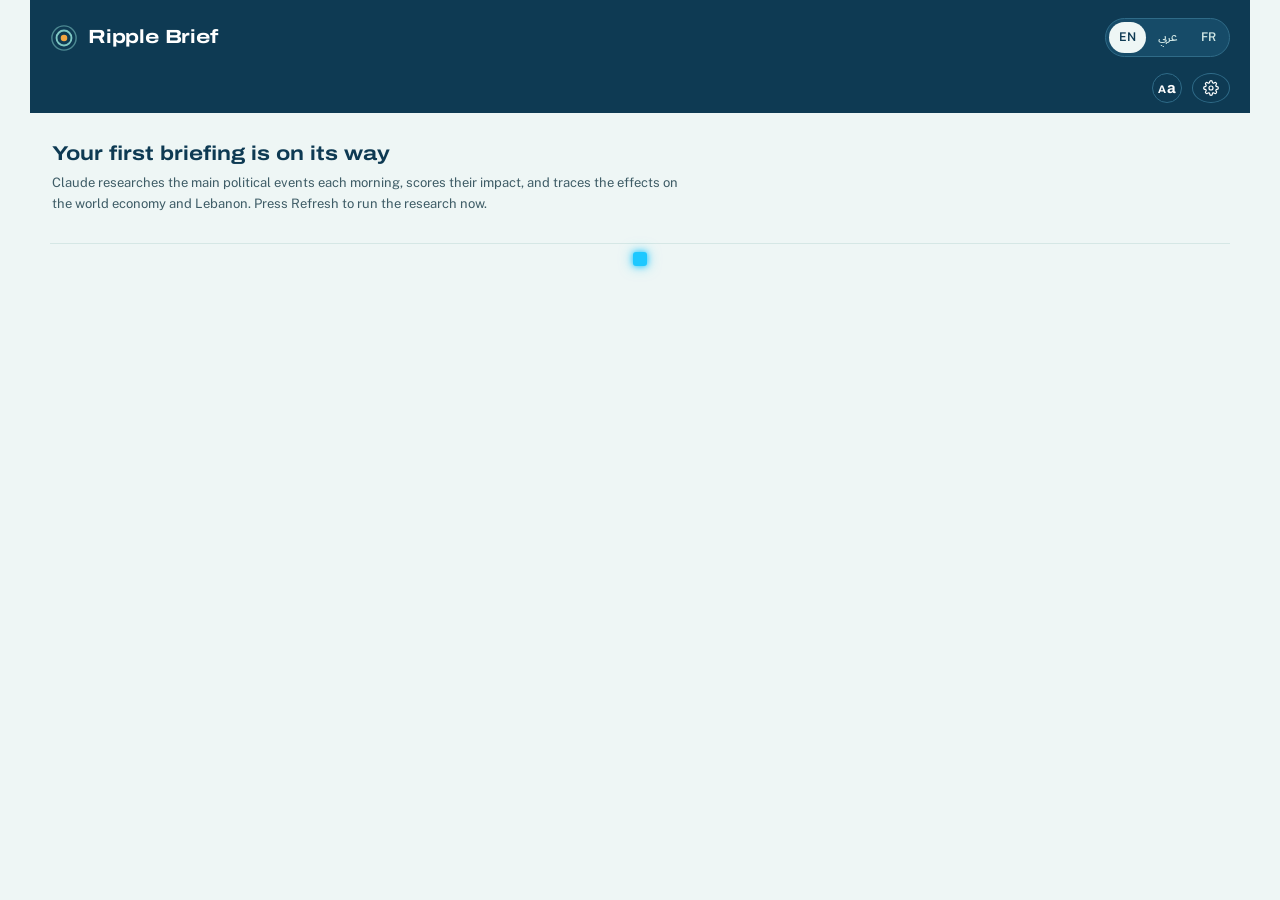
<file: drafts/v1.1/index.v23.html>
<!doctype html><html><head><meta charset=utf8><meta name=viewport content="width=device-width,initial-scale=1,viewport-fit=cover"><style>:root{color-scheme:light;box-sizing:border-box;padding-top:env(safe-area-inset-top,0px);padding-bottom:env(safe-area-inset-bottom,0px)}html{scroll-padding-top:env(safe-area-inset-top,0px)}body{margin:0;padding:0;font:14px -apple-system,BlinkMacSystemFont,sans-serif;background:#fff;color:#000}img{max-width:100%}[hidden]:not([hidden=until-found i]){display:none!important}</style></head><body>
<title>Ripple Brief</title>
<link rel="preconnect" href="https://fonts.googleapis.com">
<link rel="preconnect" href="https://fonts.gstatic.com" crossorigin>
<link rel="stylesheet" href="https://fonts.googleapis.com/css2?family=Archivo:wdth,wght@100..125,400..800&family=Instrument+Sans:wght@400;500;600;700&family=Bricolage+Grotesque:opsz,wght@12..96,500;12..96,700&family=Public+Sans:ital,wght@0,400;0,600;1,400&family=JetBrains+Mono:wght@400;600&family=IBM+Plex+Sans+Arabic:wght@400;600;700&display=swap">
<style>
/* Layout: alert → day strip → today in brief → outlook → impact map + ranked events → trends → economy/Lebanon lanes → sources. One column on phones. */
:root{
  --bg:#f3f5f2; --surface:#ffffff; --ink:#18221d; --muted:#5c6a62; --line:#d9e0da; --land:#dfe6e0; --sea:#eef3f0;
  --cedar:#1f6a4a; --cedar-soft:#e2efe8; --amber:#a65d00; --amber-soft:#fbefdc; --red:#b3261e; --red-soft:#fbe6e4; --blue:#2f6fd6;
  --f-display:"Bricolage Grotesque","IBM Plex Sans Arabic","Segoe UI",system-ui,sans-serif;
  --f-body:"Public Sans","IBM Plex Sans Arabic","Segoe UI",system-ui,sans-serif;
  --f-mono:"JetBrains Mono",ui-monospace,Consolas,monospace;
}
@media (prefers-color-scheme: dark){:root:not([data-theme="light"]){
  --bg:#111714; --surface:#18201c; --ink:#e6ece8; --muted:#9aa8a0; --line:#2a352f; --land:#26322c; --sea:#151d19;
  --cedar:#5fc495; --cedar-soft:#1c2f26; --amber:#f0a54a; --amber-soft:#33281a; --red:#f2857c; --red-soft:#3a1f1d; --blue:#6fa3f2; color-scheme:dark}}
:root[data-theme="dark"]{
  --bg:#111714; --surface:#18201c; --ink:#e6ece8; --muted:#9aa8a0; --line:#2a352f; --land:#26322c; --sea:#151d19;
  --cedar:#5fc495; --cedar-soft:#1c2f26; --amber:#f0a54a; --amber-soft:#33281a; --red:#f2857c; --red-soft:#3a1f1d; --blue:#6fa3f2; color-scheme:dark}
html[lang="ar"]{--f-display:"IBM Plex Sans Arabic","Segoe UI",system-ui,sans-serif;--f-body:"IBM Plex Sans Arabic","Segoe UI",system-ui,sans-serif}
body{background:var(--bg);color:var(--ink);font-family:var(--f-body);font-size:15px;line-height:1.6}
.wrap{max-width:1180px;margin:0 auto;padding-inline:20px;padding-block:20px 56px;display:grid;gap:26px}
h1,h2,h3{font-family:var(--f-display);text-wrap:balance;margin:0;line-height:1.2}
a{color:var(--cedar)}
a:focus-visible,button:focus-visible,[tabindex]:focus-visible{outline:2px solid var(--cedar);outline-offset:2px}
.eyebrow{font-family:var(--f-mono);font-size:11.5px;letter-spacing:.08em;text-transform:uppercase;color:var(--muted)}
html[lang="ar"] .eyebrow{letter-spacing:0;font-family:var(--f-body)}
.note{font-size:13px;color:var(--muted);max-width:80ch;margin:0}
.meta{font-family:var(--f-mono);font-size:12px;color:var(--muted)}
.num{font-family:var(--f-mono);font-variant-numeric:tabular-nums}

/* header */
.top{display:flex;flex-wrap:wrap;gap:12px 24px;align-items:end;justify-content:space-between}
.brand{display:grid;gap:2px}
.brand h1{font-size:clamp(28px,4vw,40px);font-weight:700;letter-spacing:-.01em}
.controls{display:flex;flex-wrap:wrap;gap:8px;align-items:center}
button{font:inherit;font-size:14px;font-weight:600;padding:8px 14px;border-radius:6px;border:1px solid var(--cedar);background:var(--cedar);color:var(--bg);cursor:pointer}
button.ghost{background:transparent;color:var(--ink);border-color:var(--line)}
button:disabled{opacity:.55;cursor:default}
.seg{display:inline-flex;border:1px solid var(--line);border-radius:6px;overflow:hidden}
.seg button{border:0;border-radius:0;background:transparent;color:var(--muted);padding:7px 12px;font-weight:600}
.seg button[aria-pressed="true"]{background:var(--ink);color:var(--bg)}
.status{font-size:13px;color:var(--muted);flex-basis:100%;text-align:end}
.status.err{color:var(--red)}.status.run{color:var(--amber)}

/* alert */
.alert{display:grid;grid-template-columns:auto minmax(0,1fr);gap:12px;align-items:center;background:var(--red-soft);border:1px solid var(--red);border-radius:6px;padding:12px 16px}
.alert .dot{width:12px;height:12px;border-radius:50%;background:var(--red);box-shadow:0 0 0 4px color-mix(in srgb,var(--red) 25%,transparent)}
@media (prefers-reduced-motion:no-preference){.alert .dot{animation:pulse 1.6s ease-in-out infinite}@keyframes pulse{50%{box-shadow:0 0 0 8px color-mix(in srgb,var(--red) 5%,transparent)}}}
.alert p{margin:0}

/* day strip */
.days{display:flex;gap:8px;overflow-x:auto;padding-bottom:4px;scrollbar-width:thin}
.day{flex:0 0 auto;display:grid;justify-items:center;gap:4px;padding:8px 12px;border:1px solid var(--line);border-radius:6px;background:var(--surface);color:var(--ink);font-weight:500;min-width:72px}
.day[aria-pressed="true"]{border-color:var(--ink);box-shadow:inset 0 -3px 0 var(--ink)}
.day .dd{font-family:var(--f-mono);font-size:12px}
.day .sw{width:10px;height:10px;border-radius:50%}

/* sections */
.sec{display:grid;gap:14px;min-width:0}
.sec-h{display:flex;align-items:baseline;gap:10px;flex-wrap:wrap;padding-bottom:8px;border-bottom:2px solid var(--ink)}
.sec-h h2{font-size:20px}
.sec-h .aside{margin-inline-start:auto;font-size:12.5px;color:var(--muted)}

/* today */
.today{display:grid;grid-template-columns:minmax(0,1.5fr) minmax(0,1fr);gap:18px}
.bottomline{background:var(--surface);border:1px solid var(--line);border-inline-start:4px solid var(--cedar);border-radius:6px;padding:16px 20px;display:grid;gap:8px;align-content:start}
.bottomline p{margin:0;font-size:clamp(16px,1.9vw,19px);line-height:1.5;max-width:75ch}
.changes{display:flex;flex-wrap:wrap;gap:6px}
.chip{font-size:12px;font-weight:600;padding:3px 9px;border-radius:999px;background:var(--cedar-soft);color:var(--cedar)}
.chip.new{background:var(--blue);color:#fff}.chip.escalating{background:var(--red-soft);color:var(--red)}.chip.easing{background:var(--cedar-soft);color:var(--cedar)}.chip.ongoing{background:transparent;border:1px solid var(--line);color:var(--muted)}
.ind{display:grid;grid-template-columns:repeat(auto-fit,minmax(150px,1fr));gap:1px;background:var(--line);border:1px solid var(--line);border-radius:6px;overflow:hidden;align-content:start}
.ind div{background:var(--surface);padding:10px 12px;display:grid;gap:1px;min-width:0}
.ind .k{font-size:12px;color:var(--muted)}
.ind .v{font-family:var(--f-mono);font-size:18px;font-weight:600;font-variant-numeric:tabular-nums}
.ind .c{font-size:11.5px;color:var(--muted)}
.ind .d{font-family:var(--f-mono);font-size:11.5px}
.d.up{color:var(--red)}.d.down{color:var(--cedar)}

/* outlook */
.outlook{display:grid;grid-template-columns:minmax(0,1fr) minmax(0,1.35fr);gap:18px}
.panel{background:var(--surface);border:1px solid var(--line);border-radius:6px;padding:16px 18px;display:grid;gap:12px;align-content:start;min-width:0}
.panel h3{font-size:16px}
.fc{list-style:none;margin:0;padding:0;display:grid}
.fc li{display:grid;grid-template-columns:minmax(0,1fr) auto;gap:2px 12px;padding:9px 0;border-bottom:1px solid var(--line)}
.fc li:last-child{border-bottom:0}
.fc .v{font-family:var(--f-mono);font-weight:600;font-variant-numeric:tabular-nums;text-align:end}
.fc .by{grid-column:1/-1;font-size:12px;color:var(--muted)}
.scen{display:grid;gap:12px}
.sc{display:grid;gap:6px;padding-bottom:12px;border-bottom:1px solid var(--line)}
.sc:last-child{border-bottom:0;padding-bottom:0}
.sc-top{display:flex;align-items:baseline;gap:10px}
.sc-top strong{font-family:var(--f-display);font-size:16px;font-weight:500}
.sc-top .p{margin-inline-start:auto;font-family:var(--f-mono);font-weight:600}
.pbar{height:6px;border-radius:3px;background:var(--line);overflow:hidden}
.pbar span{display:block;height:100%}
.sc.base .pbar span{background:var(--amber)}.sc.better .pbar span{background:var(--cedar)}.sc.worse .pbar span{background:var(--red)}
.sc dl{margin:0;display:grid;grid-template-columns:88px minmax(0,1fr);gap:4px 10px;font-size:14px}
.sc dt{color:var(--muted);font-size:12.5px;padding-top:2px}
.sc dd{margin:0}
.est{font-size:11px;font-weight:600;color:var(--amber);border:1px solid currentColor;border-radius:4px;padding:0 5px;margin-inline-start:6px}

/* map + events */
.events{display:grid;grid-template-columns:minmax(0,1.15fr) minmax(0,1fr);gap:18px;align-items:start}
.mapcol{display:grid;gap:10px;position:sticky;top:calc(env(safe-area-inset-top,0px) + 12px)}
.mapbox{background:var(--sea);border:1px solid var(--line);border-radius:6px;overflow:hidden}
.mapbox svg{display:block;width:100%;height:auto;direction:ltr}
.mapbox .pin{cursor:pointer}
.mapbox .pin:focus{outline:none}
.mapbox .pin:focus .ring,.mapbox .pin.sel .ring{stroke:var(--ink);stroke-width:2}
.legend{display:grid;grid-template-columns:auto minmax(0,1fr) auto;gap:8px;align-items:center;font-size:12px;color:var(--muted)}
.legend .bar{height:8px;border-radius:4px;background:linear-gradient(90deg,#2f6fd6,#2aa3b8,#d9a400,#e8681a,#d0261d)}
html[lang="ar"] .legend .bar{background:linear-gradient(270deg,#2f6fd6,#2aa3b8,#d9a400,#e8681a,#d0261d)}
.pop{background:var(--surface);border:1px solid var(--line);border-radius:6px;padding:12px 14px;display:grid;gap:6px}
.pop h3{font-size:15px;font-weight:500}
.evlist{display:grid;gap:12px;min-width:0}
.item{background:var(--surface);border:1px solid var(--line);border-radius:6px;padding:14px 16px;display:grid;gap:8px;min-width:0;scroll-margin-top:16px}
.item.sel{border-color:var(--ink)}
.item h3{font-size:16px;font-weight:500}
.item p{margin:0}
.ev-h{display:grid;grid-template-columns:auto minmax(0,1fr);gap:12px;align-items:start}
.score{display:grid;justify-items:center;gap:2px;min-width:48px}
.score b{width:44px;height:44px;border-radius:50%;display:grid;place-items:center;font-family:var(--f-mono);font-size:15px;font-weight:600;color:#fff}
.score span{font-size:10.5px;color:var(--muted)}
.when{font-family:var(--f-mono);font-size:11.5px;color:var(--muted)}
.tags{display:flex;flex-wrap:wrap;gap:6px;align-items:center}
.tag{font-size:11px;font-weight:600;padding:2px 7px;border-radius:4px;background:var(--cedar-soft);color:var(--cedar)}
.tag.indirect{background:var(--amber-soft);color:var(--amber)}
.tag.high{background:var(--red-soft);color:var(--red)}
.tag.plain{background:transparent;border:1px solid var(--line);color:var(--muted);font-weight:400}
.breakdown{display:grid;grid-template-columns:repeat(3,minmax(0,1fr));gap:8px;padding-top:8px;border-top:1px dashed var(--line)}
.breakdown div{display:grid;gap:3px;font-size:12px;min-width:0}
.breakdown .k{color:var(--muted)}
.breakdown .v{font-family:var(--f-mono);font-weight:600}
.minibar{height:5px;border-radius:3px;background:var(--line);overflow:hidden}
.minibar i{display:block;height:100%;background:var(--ink);opacity:.7}
.detail{font-size:12.5px;color:var(--muted)}
.links{display:flex;flex-wrap:wrap;gap:6px 14px;font-size:13.5px;align-items:center}
.links .best{font-weight:600}

/* indicators */
.today{grid-template-columns:1fr !important}
.tabs{display:flex;flex-wrap:wrap;gap:6px}
.tabs button{background:transparent;color:var(--muted);border:1px solid var(--line);border-radius:999px;padding:6px 14px;font-weight:600}
.tabs button[aria-selected="true"]{background:var(--ink);color:var(--bg);border-color:var(--ink)}
.tabs .cnt{font-family:var(--f-mono);font-size:11px;opacity:.7}
.tiles{display:grid;grid-template-columns:repeat(auto-fill,minmax(220px,1fr));gap:12px}
.tile{background:var(--surface);border:1px solid var(--line);border-radius:6px;padding:12px 14px;display:grid;gap:3px;align-content:start;min-width:0}
.tile .k{font-size:12.5px;color:var(--muted)}
.tile .v{font-family:var(--f-mono);font-size:20px;font-weight:600;font-variant-numeric:tabular-nums}
.tile .c{font-size:12px;color:var(--muted)}
.tile .d{font-family:var(--f-mono);font-size:11.5px}
.tile svg{width:100%;height:auto;display:block;direction:ltr;margin-top:4px}
.tile .why{font-size:12.5px;line-height:1.45;padding-top:6px;border-top:1px dashed var(--line);margin-top:4px}
.tile a{font-size:12px}
details.fold{border:1px solid var(--line);border-radius:8px;padding:10px 14px}
details.fold summary{cursor:pointer;font-weight:600;font-family:var(--f-display);display:flex;justify-content:space-between;align-items:center;gap:10px}
details.fold summary .cur{font-weight:400;font-size:12.5px;color:var(--muted);font-family:var(--f-body)}
details.fold[open] summary{margin-bottom:12px}
details.fold .inner{display:grid;gap:16px}
.tr{background:var(--surface);border:1px solid var(--line);border-radius:6px;padding:12px 14px;display:grid;gap:4px;min-width:0}
.tr .k{font-size:12.5px;color:var(--muted)}
.tr .v{font-family:var(--f-mono);font-size:18px;font-weight:600}
.tr svg{width:100%;height:auto;display:block;direction:ltr}

.chain{display:grid;grid-template-columns:repeat(2,minmax(0,1fr));gap:18px;align-items:start}
.lane{display:grid;gap:12px;min-width:0}
.lower{display:grid;grid-template-columns:minmax(0,1fr) minmax(0,1fr);gap:24px}
.watch{list-style:none;margin:0;padding:0;display:grid}
.watch li{display:grid;grid-template-columns:110px 1fr;gap:12px;align-items:baseline;padding:8px 0;border-bottom:1px solid var(--line)}
.watch .d{font-family:var(--f-mono);font-size:12.5px;color:var(--cedar)}
.src{margin:0;padding-inline-start:18px;display:grid;gap:4px;font-size:14px}
.src a{word-break:break-word}
details.method{background:var(--surface);border:1px solid var(--line);border-radius:6px;padding:12px 16px}
details.method summary{cursor:pointer;font-weight:600}
details.method p{margin:.6em 0 0;font-size:14px;max-width:85ch}
.empty{background:var(--surface);border:1px dashed var(--line);border-radius:6px;padding:28px;display:grid;gap:8px}
.empty h2{font-size:20px}
/* menu + windows */
.wrap{zoom:var(--zoom,1)}
.menuwrap{position:relative}
button.icon{display:inline-flex;align-items:center;justify-content:center;flex:0 0 auto;width:38px;height:38px;min-width:38px;padding:0;line-height:0;background:transparent;color:var(--ink);border:1px solid var(--line);-webkit-appearance:none;appearance:none}
button.icon svg{display:block;flex:0 0 20px;width:20px;height:20px;overflow:visible;pointer-events:none}
button.icon[aria-expanded="true"]{background:var(--ink);color:var(--bg);border-color:var(--ink)}
.menu{position:absolute;top:calc(100% + 6px);inset-inline-end:0;z-index:20;min-width:190px;max-width:calc(100vw - 16px);background:var(--surface);border:1px solid var(--line);border-radius:8px;box-shadow:0 10px 30px rgba(0,0,0,.18);padding:6px;display:grid}
.menu button{display:flex;align-items:center;gap:10px;background:transparent;color:var(--ink);border:0;border-radius:6px;padding:10px 12px;font-weight:500;text-align:start}
.menu button:hover,.menu button:focus-visible{background:var(--cedar-soft);color:var(--cedar);outline:none}
.menu svg{width:18px;height:18px;flex:0 0 auto}
[hidden]{display:none!important}
.modal{position:fixed;inset:0;z-index:50;background:rgba(10,15,12,.45);display:grid;place-items:center;padding:16px}
.sheet{background:var(--surface);color:var(--ink);border:1px solid var(--line);border-radius:10px;width:min(560px,100%);max-height:min(86vh,900px);overflow:auto;display:grid;gap:16px;padding:18px 20px 22px;zoom:var(--zoom,1)}
.sheet-h{display:flex;align-items:center;justify-content:space-between;gap:12px;position:sticky;top:-18px;background:var(--surface);padding-top:2px}
.sheet-h h2{font-size:20px}
.sheet h3{font-size:15px;margin-top:4px}
.sheet p{margin:0;font-size:14.5px}
.fontlist{display:grid;gap:6px;margin:0;padding:0;border:0}
.fontlist legend{font-weight:600;margin-bottom:6px;font-family:var(--f-display)}
.fopt{display:grid;grid-template-columns:auto minmax(0,1fr);gap:2px 10px;align-items:start;padding:10px 12px;border:1px solid var(--line);border-radius:8px;cursor:pointer}
.fopt:has(input:checked){border-color:var(--cedar);background:var(--cedar-soft)}
.fopt input{margin-top:5px;accent-color:var(--cedar)}
.fopt .fn{font-weight:600}
.fopt .fd{grid-column:2;font-size:12.5px;color:var(--muted)}
.fopt .fp{grid-column:2;font-size:16px;line-height:1.5}
.signin{display:grid;gap:10px}
.signin button{display:flex;align-items:center;justify-content:center;gap:10px;background:var(--surface);color:var(--ink);border:1px solid var(--line);padding:11px 14px}
.signin small{font-weight:400;color:var(--muted)}
.about-sec{display:grid;gap:8px;padding-top:12px;border-top:1px solid var(--line)}
.tblwrap{overflow-x:auto}
.utbl{width:100%;border-collapse:collapse;font-size:13.5px}
.utbl th{text-align:start;font-size:12px;color:var(--muted);font-weight:600;padding:6px 8px;border-bottom:1px solid var(--line)}
.utbl td{padding:8px;border-bottom:1px solid var(--line);vertical-align:top}
.utbl tr.cur td{background:var(--cedar-soft)}
.utbl tr.cur td:first-child{font-weight:600}
.sheet p.devmark{font-family:"Syne","Bricolage Grotesque",system-ui,sans-serif;font-weight:800;font-size:44px;line-height:1;letter-spacing:.14em;color:var(--cedar);justify-self:start;padding-block:6px 4px;border-bottom:3px solid currentColor}
/* date badge */
.datebadge{display:grid;line-height:1.15;padding-inline-end:12px;margin-inline-end:4px;border-inline-end:1px solid var(--line)}
.datebadge .dw{font-size:11px;font-weight:600;letter-spacing:.1em;text-transform:uppercase;color:var(--cedar)}
html[lang="ar"] .datebadge .dw{letter-spacing:0;font-size:12px}
.datebadge .dd{font-family:var(--f-display);font-size:17px;font-weight:700;font-variant-numeric:tabular-nums;white-space:nowrap}
/* check marks */
.item{position:relative}
.chk{display:inline-grid;place-items:center;width:22px;height:22px;border-radius:50%;flex:0 0 auto}
.chk svg{width:13px;height:13px}
.chk.on{background:#1fae5b;color:#fff;box-shadow:0 0 0 3px color-mix(in srgb,#1fae5b 25%,transparent),0 0 10px color-mix(in srgb,#1fae5b 55%,transparent)}
.chk.off{background:transparent;color:var(--muted);border:1.5px solid var(--line)}
.item > .chk{position:absolute;top:12px;inset-inline-end:12px}
.item.has-chk h3{padding-inline-end:26px}
.changes{display:flex;flex-wrap:wrap;gap:6px 16px;align-items:center;font-size:13.5px}
.changes span.grp{display:inline-flex;align-items:center;gap:6px}
.changes .chk{width:18px;height:18px}.changes .chk svg{width:11px;height:11px}
/* plain impact rows */
.imp2{display:grid;gap:10px;padding-top:10px;border-top:1px dashed var(--line)}
.irow{display:grid;grid-template-columns:minmax(0,1fr) auto;gap:3px 12px;font-size:13.5px}
.irow .q{font-weight:600}
.irow .pts{font-family:var(--f-mono);font-size:12.5px;font-weight:600;font-variant-numeric:tabular-nums;color:var(--muted)}
.irow .a{grid-column:1/-1;color:var(--ink)}
.irow .minibar{grid-column:1/-1}
details.help{font-size:13.5px}
details.help summary{cursor:pointer;color:var(--cedar);font-weight:600}
details.help p{margin:.5em 0 0;max-width:80ch}
/* more sources */
details.more{font-size:13.5px}
details.more summary{cursor:pointer;color:var(--muted);list-style:none;display:inline-flex;align-items:center;gap:6px}
details.more summary::-webkit-details-marker{display:none}
details.more summary::after{content:"▾";font-size:11px}
details.more[open] summary::after{content:"▴"}
details.more ul{list-style:none;margin:6px 0 0;padding:8px 10px;display:grid;gap:6px;border:1px solid var(--line);border-radius:6px;background:var(--bg)}
details.more li{display:grid;gap:1px}
details.more li span{font-size:12px;color:var(--muted)}
/* translate bar */
.trbar{display:flex;flex-wrap:wrap;gap:10px 16px;align-items:center;justify-content:space-between;background:var(--amber-soft);border:1px solid var(--amber);border-radius:6px;padding:10px 14px}
.trbar p{margin:0}
/* footer + secret button + toast */
.foot{display:flex;justify-content:center;padding-top:8px}
.neon{width:14px;height:14px;padding:0;border-radius:3px;border:0;background:#1ec8ff;box-shadow:0 0 6px #1ec8ff,0 0 14px rgba(30,200,255,.6);cursor:pointer}
.neon:active{transform:scale(.9)}
.toast{position:fixed;inset-inline:16px;bottom:calc(16px + env(safe-area-inset-bottom,0px));margin-inline:auto;max-width:420px;background:var(--ink);color:var(--bg);padding:10px 14px;border-radius:8px;font-size:14px;z-index:60;text-align:center}
@media (max-width:900px){.today,.outlook,.events,.chain,.lower{grid-template-columns:1fr}.mapcol{position:static}.status{text-align:start}}
@media (prefers-reduced-motion:no-preference){.item{transition:border-color .15s}.item:hover{border-color:var(--muted)}}
.econ{border:1px solid var(--line);border-radius:10px;padding:18px;background:linear-gradient(135deg,var(--amber-soft),var(--cedar-soft));display:grid;gap:14px;min-width:0}
.econ h3{margin:0;font-family:var(--f-display);font-size:15px}
.ecost{display:grid;grid-template-columns:repeat(3,minmax(0,1fr));gap:12px}
.ecard,.epanel{background:var(--surface);border:1px solid var(--line);border-radius:8px;padding:14px;display:grid;gap:5px;align-content:start;min-width:0}
.ecard .ic{font-size:30px;line-height:1}
.ecard .lbl{font-size:13px;font-weight:600;color:var(--muted)}
.ecard .big{font-family:var(--f-display);font-weight:800;font-size:clamp(22px,3vw,30px);line-height:1.1;overflow-wrap:anywhere}
.ecard .usd{font-weight:700;font-size:16px}
.ecard .was{font-size:13px;color:var(--muted)}
.xs{display:flex;gap:6px;flex-wrap:wrap}
.badge{font-size:12px;font-weight:700;padding:2px 9px;border-radius:999px;background:var(--red-soft);color:var(--red)}
.badge.usdb{background:var(--amber-soft);color:var(--amber);border:1px solid var(--line)}
.enote{font-size:12px;color:var(--muted);font-style:italic}
.esrc{font-size:12px}
.efacts{display:grid;grid-template-columns:repeat(2,minmax(0,1fr));gap:12px}
.efact{display:flex;gap:10px;align-items:flex-start;margin:0;background:var(--surface);border-radius:8px;padding:10px 12px;font-weight:600;font-size:14px}
.epanel .efact{padding:8px 0 0;background:none}
.efact .ic{font-size:22px;line-height:1}
.egrid{display:grid;grid-template-columns:repeat(3,minmax(0,1fr));gap:12px}
.erow{display:grid;grid-template-columns:minmax(0,1.3fr) minmax(0,1fr) auto;gap:8px;align-items:center;font-size:12.5px}
.erow .ev{font-family:var(--f-mono);font-weight:700;white-space:nowrap;direction:ltr;unicode-bidi:isolate}
.erow .ev em{font-style:normal;color:var(--red)}
.erow.today{border-top:1px dashed var(--line);padding-top:6px}
.track{display:flex;height:10px;background:var(--line);border-radius:999px;overflow:hidden}
.fill{display:block;height:100%;background:var(--muted)}
.fill.hot{background:var(--red)}.fill.now{background:var(--blue)}.fill.cool{background:var(--cedar)}.fill.pre{background:var(--amber)}
.rleft{font-size:12px;color:var(--muted)}
@media (max-width:900px){.ecost,.egrid,.efacts{grid-template-columns:1fr}}
/* v0.8 — wallet & expat corner (playful) */
.etabs{margin-top:-4px}
.etabs button{background:var(--surface)}
.sr{position:absolute;width:1px;height:1px;overflow:hidden;clip:rect(0 0 0 0);white-space:nowrap}
.wal{display:grid;gap:14px;min-width:0}
.wal-h{display:flex;flex-wrap:wrap;gap:10px 14px;align-items:center}
.wal-h h3{font-size:19px;display:flex;align-items:center;gap:8px;margin:0}
.syncchip{display:inline-flex;align-items:center;gap:6px;font-size:12px;font-weight:600;padding:3px 10px;border-radius:999px;background:var(--cedar-soft);color:var(--cedar)}
.syncchip.local{background:var(--amber-soft);color:var(--amber)}
.whish{margin-inline-start:auto;display:inline-flex;align-items:center;gap:8px;background:var(--surface);color:var(--ink);border:1.5px dashed var(--cedar);border-radius:999px;padding:8px 14px}
.whish small{font-weight:500;color:var(--muted)}
.whish svg{width:18px;height:18px;color:var(--cedar);flex:0 0 auto}
.winfo{margin:0;background:var(--surface);border:1px solid var(--line);border-radius:10px;padding:10px 12px;font-size:13.5px}
.wgrid{display:grid;grid-template-columns:repeat(2,minmax(0,1fr));gap:12px}
.wcard{background:var(--surface);border:1px solid var(--line);border-radius:12px;padding:14px 16px;display:grid;gap:8px;align-content:start;min-width:0}
.wcard h4{margin:0;font-family:var(--f-display);font-size:15.5px;display:flex;align-items:center;gap:8px}
.wbig{font-family:var(--f-display);font-weight:800;font-size:clamp(24px,3.2vw,32px);line-height:1.1;font-variant-numeric:tabular-nums;overflow-wrap:anywhere}
.wbig.sm{font-size:clamp(18px,2.4vw,22px)}
.wbig.pos{color:var(--cedar)}.wbig.neg{color:var(--red)}
.wsub{font-size:13px;color:var(--muted)}
.frow{display:flex;flex-wrap:wrap;gap:8px;align-items:end}
.fld{display:grid;gap:3px;font-size:12.5px;color:var(--muted);min-width:0}
.fld.grow{flex:1 1 140px}
.wal input[type=number],.wal input[type=text],.wal input[type=month],.wal select,.sheet input[type=number],.sheet select{font:inherit;font-size:15px;color:var(--ink);background:var(--bg);border:1px solid var(--line);border-radius:8px;padding:8px 10px;min-width:0;max-width:100%}
.fld input{width:100%}
.chkrow{display:flex;gap:8px;align-items:center;font-size:13.5px}
.chkrow input{width:18px;height:18px;accent-color:var(--cedar)}
.meter{height:10px;border-radius:999px;background:var(--line);overflow:hidden}
.meter i{display:block;height:100%;width:0;background:var(--cedar);border-radius:999px;transition:width .3s}
.meter i.over{background:var(--red)}
.exp-h{display:flex;flex-wrap:wrap;gap:8px;align-items:center;justify-content:space-between}
.elist{list-style:none;margin:0;padding:0;display:grid}
.elist li{display:grid;grid-template-columns:minmax(0,1fr) auto auto;gap:2px 10px;align-items:center;padding:9px 0;border-bottom:1px dashed var(--line)}
.elist .en{font-weight:600;overflow-wrap:anywhere}
.elist .ea{font-size:12.5px;color:var(--muted);grid-column:1}
.elist .em{font-family:var(--f-mono);font-weight:600;text-align:end;grid-row:1/3;grid-column:2;font-size:13.5px}
.elist .em small{display:block;font-weight:400;color:var(--muted);font-size:11.5px}
.elist .eb,.arow .eb{grid-row:1/3;grid-column:3;display:flex;gap:4px}
button.mini{padding:5px 9px;font-size:12.5px;border-radius:8px;background:var(--surface);color:var(--ink);border:1px solid var(--line);font-weight:600}
button.mini.add{background:var(--cedar);color:var(--bg);border-color:var(--cedar)}
button.mini.danger,button.ghost.danger{color:var(--red)}
.etotal{display:flex;flex-wrap:wrap;justify-content:space-between;gap:6px;font-weight:700;padding-top:4px}
.autob{font-size:11px;font-weight:600;padding:1px 7px;border-radius:999px;background:var(--amber-soft);color:var(--amber);white-space:nowrap}
.wform{display:grid;gap:10px;background:var(--bg);border:1px solid var(--line);border-radius:12px;padding:12px}
.wform h4{margin:0}
.acts{display:flex;gap:8px;flex-wrap:wrap}
.energy{display:flex;flex-wrap:wrap;gap:8px;align-items:center;font-size:13px;color:var(--muted);padding-top:4px}
.pbar2{height:14px;border-radius:999px;background:var(--line);overflow:hidden}
.pbar2 i{display:block;height:100%;width:0;background:linear-gradient(90deg,var(--cedar),#1fae5b);border-radius:999px;transition:width .3s}
html[dir="rtl"] .pbar2 i{background:linear-gradient(270deg,var(--cedar),#1fae5b)}
.prot input[type=range]{width:100%;accent-color:var(--red)}
.hbars{position:relative;display:flex;gap:6px;align-items:stretch;padding-bottom:2px}
.hcol{flex:1 1 0;min-width:0;max-width:110px;display:grid;grid-template-rows:20px var(--ph) var(--nh) auto;justify-items:center;cursor:pointer;border-radius:8px}
.hcol:hover,.hcol:focus-visible{background:color-mix(in srgb,var(--ink) 6%,transparent);outline:none}
.hcol .hv{font-family:var(--f-mono);font-size:11.5px;font-weight:600;white-space:nowrap;line-height:20px;max-width:100%;overflow:hidden;text-overflow:ellipsis}
.hcol .hv.neg{color:var(--red)}
.hcol .pz,.hcol .nz{width:100%;display:flex;justify-content:center}
.hcol .pz{align-items:flex-end;border-bottom:1.5px solid var(--line)}
.hcol .nz{align-items:flex-start}
.hcol .hb{display:block;width:62%;max-width:56px;border-radius:6px 6px 0 0;background:var(--cedar)}
.hcol .hb.neg{border-radius:0 0 6px 6px;background:var(--red)}
.hcol .hm{font-size:11px;color:var(--muted);white-space:nowrap;margin-top:4px;max-width:100%;overflow:hidden;text-overflow:ellipsis}
.havg{position:absolute;inset-inline:0;border-top:2px dashed var(--amber);pointer-events:none}
.hleg{display:flex;align-items:center;gap:6px;font-size:12px;color:var(--amber);font-weight:600}
.havgk{display:inline-block;width:18px;border-top:2px dashed var(--amber)}
.wal input,.wal select,.sheet input,.sheet select{box-sizing:border-box}
.htip{min-height:1.4em;font-size:13px;font-weight:600}
.wfoot{display:flex;justify-content:flex-end}
.linkish{background:none;border:0;padding:0;color:var(--cedar);text-decoration:underline;font-weight:500;font-size:13px;cursor:pointer}
.linkish.danger{color:var(--red)}
.xtbl{width:100%;border-collapse:collapse;font-size:13.5px}
.xtbl th{font-size:12px;color:var(--muted);text-align:start;padding:6px;border-bottom:1px solid var(--line);font-weight:600}
.xtbl td{padding:7px 6px;border-bottom:1px dashed var(--line);vertical-align:middle}
.xtbl td.n{font-family:var(--f-mono);white-space:nowrap}
.xtbl tr.tot td{border-bottom:0;font-weight:700}
.xres{display:grid;gap:4px}
.dif{display:inline-block;font-size:11.5px;font-weight:700;padding:2px 8px;border-radius:999px;white-space:nowrap;background:var(--line);color:var(--ink)}
.dif.up{background:var(--red-soft);color:var(--red)}.dif.down{background:var(--cedar-soft);color:var(--cedar)}
/* price alerts (calm) */
.palerts{display:grid;gap:8px}
.palert{display:flex;flex-wrap:wrap;gap:8px 12px;align-items:center;background:var(--surface);border:1px solid var(--line);border-inline-start:4px solid var(--blue);border-radius:6px;padding:10px 14px;font-size:14px}
.palert p{margin:0;flex:1 1 240px}
.bell{display:inline-grid;place-items:center;width:30px;height:30px;padding:0;border-radius:50%;background:transparent;color:var(--muted);border:1px solid var(--line);flex:0 0 auto}
.bell svg{width:15px;height:15px}
.bell.on{color:var(--blue);border-color:var(--blue);background:color-mix(in srgb,var(--blue) 12%,transparent)}
.tile-h{display:flex;align-items:start;justify-content:space-between;gap:8px}
.arow{display:grid;grid-template-columns:minmax(0,1fr) auto;gap:4px 10px;align-items:center;padding:8px 0;border-bottom:1px solid var(--line);font-size:14px}
.sw2{display:flex;align-items:center;justify-content:space-between;gap:12px;padding:10px 12px;border:1px solid var(--line);border-radius:8px;cursor:pointer;font-size:14.5px}
.sw2 input{width:20px;height:20px;accent-color:var(--cedar);flex:0 0 auto}
/* story timelines (calm) */
details.story{font-size:13.5px;border-top:1px dashed var(--line);padding-top:8px}
details.story summary{cursor:pointer;font-weight:600;list-style:none;display:flex;flex-wrap:wrap;gap:4px 6px;align-items:center}
details.story summary::-webkit-details-marker{display:none}
details.story summary::after{content:"▾";font-size:11px;color:var(--muted)}
details.story[open] summary::after{content:"▴"}
details.story .dn{font-family:var(--f-mono);font-size:11.5px;color:var(--muted);font-weight:400}
.tl{list-style:none;margin:10px 0 0;padding:0;display:grid}
.tl li{display:grid;grid-template-columns:14px 78px minmax(0,1fr);gap:0 10px;align-items:start;padding-bottom:12px;position:relative}
.tl li::before{content:"";position:absolute;inset-inline-start:5px;top:14px;bottom:0;width:2px;background:var(--line)}
.tl li:last-child::before{display:none}
.tl .dot{width:12px;height:12px;border-radius:50%;background:var(--surface);border:2px solid var(--muted);margin-top:4px;position:relative;z-index:1}
.tl li.now .dot{background:var(--ink);border-color:var(--ink)}
.tl li.app .dot{border-color:var(--cedar)}
.tl .td{font-family:var(--f-mono);font-size:12px;color:var(--muted);padding-top:2px}
.tl .tn a,.tl .tn .linkish{font-size:12.5px}
/* weekly recap */
.day.week{background:var(--ink);color:var(--bg);border-color:var(--ink);font-weight:600}
.day.week .dd{opacity:.85}
.day.week[aria-pressed="true"]{box-shadow:inset 0 -3px 0 var(--amber)}
.wk{display:grid;gap:22px}
.wk-h{background:var(--surface);border:1px solid var(--line);border-inline-start:4px solid var(--ink);border-radius:6px;padding:16px 20px;display:grid;gap:8px;justify-items:start}
.wk-h p{margin:0;font-size:clamp(16px,1.9vw,19px);line-height:1.5}
.lane-sub{font-size:14px;color:var(--muted);margin-top:4px}
/* sharing */
.sharebtn{justify-self:start;display:inline-flex;align-items:center;gap:8px;background:var(--surface);color:var(--ink);border:1px solid var(--line)}
.sharebtn svg{width:16px;height:16px}
.shprev img{width:100%;max-width:300px;border-radius:12px;border:1px solid var(--line);display:block;margin-inline:auto}
.shacts{display:grid;gap:8px}
.shacts a.btn,.shacts button{display:flex;align-items:center;justify-content:center;gap:8px;text-decoration:none;font-weight:600;padding:11px 14px;border-radius:8px;font-size:14.5px}
.shacts a.btn{background:var(--cedar);color:var(--bg)}
.shtext{width:100%;min-height:110px;font:inherit;font-size:13px;border:1px solid var(--line);border-radius:8px;padding:8px;background:var(--bg);color:var(--ink);box-sizing:border-box}
/* glossary */
.term{border-bottom:1.5px dotted currentColor;cursor:help}
.term:focus-visible{outline:2px solid var(--cedar);outline-offset:1px}
#gbub{position:absolute;z-index:70;background:var(--ink);color:var(--bg);border-radius:8px;padding:10px 12px;font-size:13.5px;line-height:1.45;box-shadow:0 8px 24px rgba(0,0,0,.25);box-sizing:border-box}
#gbub b{display:block;margin-bottom:2px}
@media (max-width:900px){.wgrid{grid-template-columns:1fr}.whish{margin-inline-start:0}}
.stale{justify-self:start;font-size:11.5px;font-weight:600;color:var(--amber);background:var(--amber-soft);border-radius:4px;padding:2px 7px;margin-top:2px}
.stalesum{margin:0;font-size:13px;color:var(--amber);background:var(--amber-soft);border:1px solid color-mix(in srgb,var(--amber) 40%,transparent);border-radius:6px;padding:8px 12px}
.outlook .trk{grid-column:1/-1}
.trk-s{margin:0;font-weight:600;font-size:14px}
.trk .fc li > span:first-child{min-width:0}
details.pnote{background:var(--surface);border:1px solid var(--line);border-radius:10px;padding:10px 12px;font-size:13.5px}
details.pnote summary{cursor:pointer;font-weight:600}
details.pnote dl{margin:10px 0 8px;display:grid;grid-template-columns:96px minmax(0,1fr);gap:6px 12px}
details.pnote dt{color:var(--muted);font-size:12.5px;padding-top:1px}
details.pnote dd{margin:0}
@media (max-width:520px){details.pnote dl{grid-template-columns:1fr}details.pnote dt{padding-top:6px}}
/* compact day picker (v0.9) */
.days{gap:6px;padding-bottom:2px}
.day{display:inline-flex;align-items:center;gap:6px;min-width:0;padding:3px 10px;border-radius:999px;font-size:12px;line-height:1.4;background:transparent;border:1px solid var(--line);color:var(--muted)}
.day .dd{font-size:11.5px}
.day .sw{width:7px;height:7px}
.day[aria-pressed="true"]{background:var(--ink);color:var(--bg);border-color:var(--ink);box-shadow:none}
.day.week{background:transparent;color:var(--ink);border-color:var(--ink);font-weight:600}
.day.week[aria-pressed="true"]{background:var(--ink);color:var(--bg);box-shadow:none}
details.srcfold{border-bottom:2px solid var(--ink)}
details.srcfold summary{cursor:pointer;list-style:none;display:flex;align-items:baseline;gap:10px;padding-bottom:8px}
details.srcfold summary::-webkit-details-marker{display:none}
details.srcfold summary h2{font-size:20px}
details.srcfold summary .cnt{font-family:var(--f-mono);font-size:12px;color:var(--muted)}
details.srcfold summary::after{content:"▾";margin-inline-start:auto;color:var(--muted);font-size:13px}
details.srcfold[open] summary::after{content:"▴"}
details.srcfold[open] .src{margin:4px 0 12px}
/* 60-second mode + listen */
.bl-top{display:flex;align-items:center;justify-content:space-between;gap:8px;flex-wrap:wrap}
.bl-ctl{display:inline-flex;gap:6px;align-items:center}
.qbtn{font-size:12px;font-weight:600;padding:3px 10px;border-radius:999px;background:transparent;color:var(--muted);border:1px solid var(--line);line-height:1.5}
.qbtn[aria-pressed="true"]{color:var(--cedar);border-color:var(--cedar);background:var(--cedar-soft)}
.qbtn.qicon{width:28px;height:28px;padding:0;display:inline-grid;place-items:center;border-radius:50%}
.qbtn.qicon svg{width:15px;height:15px}
.quick{display:grid;gap:12px}
.qh{font-size:15px;color:var(--muted);font-family:var(--f-body);font-weight:600;margin-top:4px}
.qlist{list-style:none;margin:0;padding:0;display:grid;gap:10px}
.qlist li{display:grid;grid-template-columns:auto minmax(0,1fr);gap:12px;align-items:start;background:var(--surface);border:1px solid var(--line);border-radius:6px;padding:12px 14px}
.qlist p{margin:2px 0 4px;font-size:14px}
.qlist a{font-size:13px}
.qs{display:grid;place-items:center;width:34px;height:34px;border-radius:50%;color:#fff;font-family:var(--f-mono);font-size:13px;font-weight:600}
.qd{width:10px;height:10px;border-radius:50%;background:var(--cedar);margin-top:6px}
.qmore{justify-self:start}
html[lang="ar"] .meta{font-family:var(--f-body);letter-spacing:0}
</style>
<style>
/* ---------- v1.0 redesign: look A (sea, tide, foam, amber) + live effects ---------- */
:root{
  --bg:#EEF6F5; --surface:#ffffff; --ink:#10202B; --muted:#3E5C66; --line:#D5E7E5; --land:#DCEDEB; --sea:#EEF6F5;
  --cedar:#16706F; --cedar-soft:#DCEDEB; --amber:#9A5B0B; --amber-soft:#FBEBD0; --red:#B3261E; --red-soft:#FBE6E4; --blue:#2F5D7C;
  --f-num:"Archivo","Public Sans",system-ui,sans-serif;
}
@media (prefers-color-scheme: dark){:root:not([data-theme="light"]){
  --bg:#0A1D29; --surface:#112B3A; --ink:#F2EBDD; --muted:#A8C3C5; --line:#21465A; --land:#16384A; --sea:#0B2230;
  --cedar:#5FB8B0; --cedar-soft:#16384A; --amber:#F2B45A; --amber-soft:#2A2618; --red:#F2857C; --red-soft:#3A1F1D; --blue:#7FB2F0; color-scheme:dark}}
:root[data-theme="dark"]{
  --bg:#0A1D29; --surface:#112B3A; --ink:#F2EBDD; --muted:#A8C3C5; --line:#21465A; --land:#16384A; --sea:#0B2230;
  --cedar:#5FB8B0; --cedar-soft:#16384A; --amber:#F2B45A; --amber-soft:#2A2618; --red:#F2857C; --red-soft:#3A1F1D; --blue:#7FB2F0; color-scheme:dark}
html.rb-compact body{line-height:1.42}
html:not(.rb-compact) .gl{line-height:1.7}

/* header as a sea card */
.top{background:#0E3A53;color:#fff;border-radius:18px;padding:14px 18px;align-items:center}
.top h1{display:flex;align-items:center;gap:10px;font-family:"Archivo",var(--f-display);font-stretch:125%;font-size:clamp(21px,3.6vw,30px);color:#fff;letter-spacing:-.01em}
.top h1 .logo{width:30px;height:30px;flex:none}
.top .eyebrow{color:#9CCFCB}
.top .seg{border-color:#2F6B88;background:#164B68;border-radius:999px;padding:2px}
.top .seg button{color:#CFE6E4;border-radius:999px}
.top .seg button[aria-pressed="true"]{background:#EEF6F5;color:#0E3A53}
.top button.icon,.top .aa{background:transparent;color:#fff;border:1px solid #2F6B88}
.top .status{color:#9CCFCB}.top .status.err{color:#FFB8AE}.top .status.run{color:#FFD9A0}
.top #refresh{background:#F2A541;border-color:#F2A541;color:#10202B}
.top .datebadge{color:#fff}
.aa{display:inline-flex;align-items:baseline;justify-content:center;gap:1px;width:38px;height:38px;padding:0;border-radius:50%;font:700 15px "Archivo",var(--f-body);line-height:36px}
.aa .s{font-size:11px}
html[lang="ar"] .aa{font-family:"IBM Plex Sans Arabic",var(--f-body)}

/* hero: ticker, live map, chips, top event */
.hero{background:#0E3A53;color:#fff;border-radius:18px;overflow:hidden;display:grid}
.tick{height:32px;overflow:hidden;background:#0B3048;border-block:1px solid #1D5878}
.tick-in{display:flex;align-items:center;width:max-content;height:30px;animation:rbTick 48s linear infinite}
.hero[dir="rtl"] .tick-in{animation-name:rbTickR}
@keyframes rbTick{to{transform:translateX(-50%)}}
@keyframes rbTickR{to{transform:translateX(50%)}}
.tick-it{display:inline-flex;align-items:center;gap:6px;padding:0 12px;white-space:nowrap;font-size:12.5px;color:#9CCFCB}
.tick-it b{color:#fff;font-weight:700;font-family:var(--f-num)}
.tick-it .up{color:#FFD08A}.tick-it .down{color:#7FE0C3}
.tick-dot{flex:none;width:5px;height:5px;border-radius:50%;background:#F2A541}
.hmap{display:block;width:100%;height:auto;max-height:280px}
.hchips{display:flex;flex-wrap:wrap;gap:8px;padding:2px 18px 12px}
.hchip{background:#164B68;color:#CFE6E4;border-radius:999px;padding:4px 11px;font-size:12.5px}
.hchip.r{background:transparent;border:1px solid #F2A541;color:#FFD9A0;padding:3px 11px}
.htop{display:flex;align-items:center;gap:12px;padding:0 18px 18px;color:#fff;text-decoration:none}
.htop .ht{display:grid;gap:2px;min-width:0}
.htop strong{font-size:15.5px;line-height:1.3}
.htop .hs{font-size:12.5px;color:#9CCFCB}
.rbadge{flex:none;width:40px;height:40px;border-radius:50%;display:grid;place-items:center;font:800 14px var(--f-num);color:#10202B;background:#F2A541}
.rbadge.hi{background:#E2574C;color:#fff}.rbadge.lo{background:#DCEDEB;color:#0E3A53}
html:not(.rb-still) .rbadge.glow{box-shadow:0 0 16px rgba(242,165,65,.6)}
html:not(.rb-still) .rbadge.hi.glow{box-shadow:0 0 16px rgba(226,87,76,.55)}

/* your day in prices */
.dayp{display:grid;gap:12px}
.dayp h2,.arts h2{font-family:"Archivo",var(--f-display);font-stretch:118%;font-size:18px;color:var(--ink)}
html[lang="ar"] .dayp h2,html[lang="ar"] .arts h2{font-family:var(--f-display)}
.dayp-g{display:grid;grid-template-columns:repeat(4,minmax(0,1fr));gap:8px}
.dp{display:grid;justify-items:center;gap:4px;text-align:center;min-width:0}
.dp .ic{width:62px;height:62px;border-radius:50%;background:var(--surface);border:1.5px solid var(--line);display:grid;place-items:center}
.dp .k{font-size:12px;color:var(--muted);line-height:1.3}
.dp .v{font:700 15.5px var(--f-num);font-variant-numeric:tabular-nums}
.dp .c{font-size:11.5px;color:var(--muted)}.dp .c.down{color:var(--cedar);font-weight:600}.dp .c.up{color:var(--amber);font-weight:600}

/* top articles strip (parallax) */
.arts{display:grid;gap:10px;min-width:0}
.arts .sub{font-size:13px;color:var(--muted);margin:-6px 0 0}
.arts-track{display:flex;gap:12px;overflow-x:auto;scroll-snap-type:x mandatory;padding:2px 2px 10px;scrollbar-width:none;overscroll-behavior-x:contain}
.arts-track::-webkit-scrollbar{display:none}
.acard{flex:0 0 min(78%,300px);scroll-snap-align:start;border-radius:16px;overflow:hidden;background:var(--surface);border:1px solid var(--line);color:var(--ink);text-decoration:none;display:grid;grid-template-rows:112px auto}
.acard .im{position:relative;overflow:hidden;background:#0B3048}
.acard .bk,.acard .mid{position:absolute;top:0;height:100%;will-change:transform}
.acard .bk{left:-25%;width:150%;background:linear-gradient(180deg,#0B3048 0%,#1F6F86 100%)}
.acard .bk img{display:block;width:100%;height:100%;object-fit:cover}
.acard .mid{left:-12%;width:124%}
.acard .mid svg,.acard .bk svg{display:block;width:100%;height:100%}
.acard .shade{position:absolute;inset:auto 0 0 0;height:36px;background:linear-gradient(180deg,rgba(8,28,40,0),rgba(8,28,40,.78))}
.acard .cr{position:absolute;inset-inline-end:8px;bottom:5px;font-size:10px;line-height:1.2;color:#E6F1F0;white-space:nowrap;max-width:calc(100% - 16px);overflow:hidden;text-overflow:ellipsis}
.acard .rbadge{position:absolute;top:8px;inset-inline-start:8px;width:30px;height:30px;font-size:12px}
.acard .lng{position:absolute;top:10px;inset-inline-end:8px;background:rgba(11,48,72,.75);color:#CFE6E4;border-radius:999px;padding:1px 8px;font-size:11px}
.acard .tx{padding:9px 12px 12px;display:grid;gap:4px}
.acard .so{display:flex;align-items:center;gap:6px;font-size:12px}
.acard .so b{color:var(--cedar)}.acard .so span{color:var(--muted)}
.acard .so svg{margin-inline-start:auto;flex:none}
html[dir="rtl"] .acard .so svg{transform:scaleX(-1)}
.acard .hl{font-weight:600;font-size:14.5px;line-height:1.35;display:-webkit-box;-webkit-line-clamp:3;-webkit-box-orient:vertical;overflow:hidden}
.arts-dots{display:flex;gap:7px;justify-content:center}
.arts-dots span{width:6px;height:6px;border-radius:3px;background:var(--line)}
.arts-dots span.on{background:#F2A541;width:16px}

/* offline notice */
.offline{display:flex;gap:10px;align-items:flex-start;background:var(--surface);border:1px solid var(--line);border-radius:14px;padding:11px 14px;margin:0;font-size:14px}
.offline svg{flex:none;margin-top:2px}

/* reading comfort panel */
.aapanel{box-sizing:border-box;position:fixed;z-index:60;inset-inline:0;bottom:0;margin-inline:auto;width:min(520px,100%);background:var(--surface);color:var(--ink);border:1px solid var(--line);border-radius:22px 22px 0 0;padding:10px 20px calc(22px + env(safe-area-inset-bottom,0px));box-shadow:0 -10px 30px rgba(0,0,0,.25);display:grid;gap:16px;max-height:86vh;overflow:auto}
.aapanel .hd{display:flex;align-items:center;justify-content:space-between;gap:10px}
.aapanel h2{font-family:"Archivo",var(--f-display);font-stretch:118%;font-size:18px}
html[lang="ar"] .aapanel h2{font-family:var(--f-display)}
.aapanel .grab{justify-self:center;width:40px;height:5px;border-radius:3px;background:var(--line)}
.aapanel fieldset{border:0;margin:0;padding:0;display:grid;gap:8px}
.aapanel legend{font-weight:600;font-size:14px;padding:0;margin-bottom:8px}
.aapanel .opts{display:grid;grid-auto-flow:column;grid-auto-columns:1fr;gap:8px}
.aapanel .opts button{background:transparent;color:var(--muted);border:1px solid var(--line);border-radius:10px;min-height:42px;font-weight:600}
.aapanel .opts button[aria-pressed="true"]{background:var(--ink);color:var(--bg);border-color:var(--ink)}
.aapanel .note{font-size:12.5px}
.aascrim{position:fixed;inset:0;z-index:59;background:rgba(3,10,15,.45)}

/* bottom tabs (phones) */
.tabbar{box-sizing:border-box;position:fixed;z-index:40;inset-inline:0;bottom:0;display:none;grid-template-columns:repeat(4,minmax(0,1fr));background:var(--surface);border-top:1px solid var(--line);padding:6px 6px calc(8px + env(safe-area-inset-bottom,0px))}
.tabbar button{background:transparent;border:0;color:var(--muted);display:grid;justify-items:center;gap:2px;font-size:11.5px;font-weight:600;padding:4px 2px;min-height:48px;border-radius:10px}
.tabbar button[aria-current="true"]{color:var(--ink);font-weight:700}
@media (max-width:760px){.tabbar{display:grid}.wrap{padding-bottom:110px}}

/* motion off: phone setting or in-app switch */
html.rb-still .tick-in{animation:none}
@media (prefers-reduced-motion:reduce){.tick-in{animation:none}}

/* morning notification card (website) */
.pushcard{display:grid;grid-template-columns:auto minmax(0,1fr);gap:10px 12px;align-items:start;background:var(--surface);border:1px solid var(--line);border-radius:16px;padding:14px 16px}
.pushcard .pc-t{display:grid;gap:2px}.pushcard .pc-t span{font-size:13.5px;color:var(--muted)}
.pushcard .pc-b{grid-column:2;display:flex;gap:8px;flex-wrap:wrap}
.pushcard .pc-b button{border-radius:999px;padding:7px 14px;font-size:13.5px}
.pushcard .pc-b button:not(.ghost){background:#0E3A53;border-color:#0E3A53;color:#fff}

/* opened from the notification's Listen button: point at Listen */
@keyframes rbPulse{0%{box-shadow:0 0 0 0 rgba(242,165,65,.75)}100%{box-shadow:0 0 0 16px rgba(242,165,65,0)}}
.rb-pulse{animation:rbPulse 1.1s ease-out 3}
html.rb-still .rb-pulse{animation:none;outline:3px solid #F2A541;outline-offset:2px}
@media (prefers-reduced-motion:reduce){.rb-pulse{animation:none;outline:3px solid #F2A541;outline-offset:2px}}

/* ---------- v1.1: match the approved design exactly (flat, full-bleed sea top, no boxed panels) ---------- */
:root{--f-body:"Instrument Sans","IBM Plex Sans Arabic","Segoe UI",system-ui,sans-serif;--f-mono:"Instrument Sans","IBM Plex Sans Arabic","Segoe UI",system-ui,sans-serif;--head:#0E3A53;--chip-b:#B9D8D5;--chip-bg:#EEF6F5;--chip-c:#16706F}
@media (prefers-color-scheme: dark){:root:not([data-theme="light"]){--head:#F2EBDD;--chip-b:#2F6B88;--chip-bg:#16384A;--chip-c:#7FD1C9}}
:root[data-theme="dark"]{--head:#F2EBDD;--chip-b:#2F6B88;--chip-bg:#16384A;--chip-c:#7FD1C9}
.wrap{--padi:20px;padding-inline:var(--padi);padding-top:0;gap:0}
@media (max-width:760px){.wrap{--padi:16px}}
#main{gap:22px !important;padding-bottom:28px}
h2,h3,.sec-h h2{font-family:"Archivo",var(--f-display);font-stretch:118%;font-weight:700;color:var(--head)}
.sec-h h2,.dayp h2,.arts h2,.more h2{font-size:17px}
html[lang="ar"] h2,html[lang="ar"] h3{font-family:var(--f-display);font-stretch:100%}

/* header + hero = one full-width sea block */
.top{margin-inline:calc(var(--padi) * -1);border-radius:0;padding:18px 20px 10px;display:flex;flex-wrap:wrap;align-items:center;gap:8px 10px}
.top .brand,.top .controls{display:contents}
.top #dateline,.top .datebadge{display:none}
.top h1{order:1;flex:1 1 auto;min-width:0;margin:0;font-size:19px;gap:10px}
.top h1 .logo{width:28px;height:28px}
.top .seg{order:2;padding:3px;gap:2px}
.top .seg button{font-size:12px;font-weight:600;padding:6px 10px;min-width:36px;min-height:30px}
.top::after{content:"";order:3;flex-basis:100%;height:0}
.top .status{order:4;flex:1 1 0;min-width:0;font-family:var(--f-body);font-size:13px;letter-spacing:0;text-transform:none}
.top #refresh,.top #confirm,.top #cancel{order:5}
.top .aa{order:6;width:30px;height:30px;line-height:28px;font-size:15px}
.top .aa .s{font-size:11px}
.top .menuwrap{order:7}
.top #gear{width:30px;height:30px;padding:0;border-radius:50%;border:1px solid #2F6B88;background:transparent;color:#fff;display:grid;place-items:center}
.top #gear svg{width:16px;height:16px}
.hero{border-radius:0;margin-inline:calc(var(--padi) * -1)}
.htop{padding:0 20px 20px}
.hchips{padding:2px 20px 12px}
.rbadge{width:42px;height:42px;font-size:15px}

/* day picker: slim pills under the sea block */
.days{gap:6px;padding:0 0 2px}
.day{border:0;border-radius:999px;background:transparent;padding:6px 12px;box-shadow:none}
.day[aria-pressed="true"]{background:#0E3A53;color:#fff;box-shadow:none}

/* the bottom line card (the one white card in the design) */
.bottomline{border:0;border-radius:16px;padding:16px 18px;gap:10px;background:var(--surface)}
.bl-top .eyebrow{font-family:"Archivo",var(--f-display);font-stretch:118%;font-weight:700;font-size:16px;letter-spacing:0;text-transform:none;color:var(--head)}
html[lang="ar"] .bl-top .eyebrow{font-family:var(--f-display);font-stretch:100%}
.qbtn{border:1px solid var(--chip-b);background:var(--chip-bg);color:var(--chip-c);font-size:12.5px;padding:6px 12px;min-height:32px}
.qbtn[aria-pressed="true"]{background:var(--chip-c);color:var(--surface);border-color:var(--chip-c)}
.qbtn.qicon{width:32px;height:32px;min-height:32px}
.bottomline .gl{font-size:16.5px;line-height:1.55}
.meta,.eyebrow{font-family:var(--f-body);letter-spacing:.04em}
.meta{font-size:12.5px;letter-spacing:0}

/* everything else: flat rows with hairlines, no boxes */
.pop,.panel,.item,.tile,.tr,details.method,.ecard,.epanel,.wcard,.winfo,details.pnote,.qlist li,.wk-h,.palert,.empty,.pushcard,.offline,.efact{background:transparent;border:0;border-radius:0;border-bottom:1px solid var(--line);box-shadow:none;padding-inline:2px}
.item.sel{background:transparent;box-shadow:inset 3px 0 0 #F2A541;padding-inline-start:12px}
html[dir="rtl"] .item.sel{box-shadow:inset -3px 0 0 #F2A541}
.pushcard .pc-b button:not(.ghost){background:#0E3A53;border-color:#0E3A53}

/* more events today */
.more{display:grid;gap:4px}
.more h2{padding:0 2px 6px}
.mlist{display:grid}
.mrow{display:flex;align-items:center;gap:12px;padding:10px 4px;border-bottom:1px solid var(--line);color:var(--ink);text-decoration:none}
.mrow:last-child{border-bottom:0}
.mrow .rbadge{width:36px;height:36px;font-size:14px}
.mrow .mt{flex:1 1 auto;min-width:0;font-weight:600;font-size:15px;line-height:1.3}
.mrow .ms{flex:none;font-size:12.5px;color:var(--muted)}
.mrow .ms.up{color:var(--amber);font-weight:600}

/* v1.1 folding section bars with themed frames */
.fold{display:grid}
#main > .fold + .fold{margin-top:-10px}
.fbar{position:relative;display:flex;align-items:center;justify-content:space-between;gap:12px;width:100%;height:68px;padding:0 18px 0 20px;border:0;border-radius:0;background:transparent;color:inherit;cursor:pointer;text-align:start;overflow:hidden;font:inherit}
.fbar svg.fr{position:absolute;inset:0;width:100%;height:100%;pointer-events:none}
html[dir="rtl"] .fbar svg.fr.mir{transform:scaleX(-1)}
.fn{position:relative;font-family:"Archivo",var(--f-display);font-stretch:118%;font-weight:700;font-size:16.5px;line-height:1.2;color:var(--head)}
html[lang="ar"] .fn{font-family:var(--f-display);font-stretch:100%}
.far{position:relative;flex:none;width:30px;height:30px;display:grid;place-items:center;background:#0E3A53}
.far svg{transition:transform .2s}
.fbar[aria-expanded="true"] .far{background:#F2A541}
.fbar[aria-expanded="true"] .far svg{transform:rotate(180deg)}
.f-cal .fbar{padding-top:16px}
.fbody{background:var(--surface);border:1px solid var(--line);border-top:0;padding:14px 14px 16px;min-width:0}
.fbody[hidden]{display:none}
.fold .fold-h{display:none}
.fbody > .sec,.fbody > div{margin:0}

/* v1.1 Lebanon fact card (sunset), shown in the sea header */
.lebc{position:relative;margin:0 16px 4px;display:flex;gap:12px;align-items:center;text-align:start;border:0;border-radius:16px;padding:12px 14px 12px 12px;color:#fff;background:linear-gradient(110deg,#FF8A3D 0%,#FF5E62 55%,#D7267A 100%);box-shadow:0 8px 22px rgba(255,94,98,.35);overflow:hidden;cursor:pointer;font:inherit}
.lebc::after{content:"";position:absolute;inset-inline-end:-30px;top:-40px;width:120px;height:120px;border-radius:50%;background:rgba(255,255,255,.12);pointer-events:none}
.lemo{flex:none;width:46px;height:46px;border-radius:14px;background:rgba(255,255,255,.22);display:grid;place-items:center;font-size:26px}
.lft{display:grid;gap:2px;min-width:0;position:relative}
.lk{font-size:10.5px;font-weight:700;letter-spacing:.1em;text-transform:uppercase;opacity:.92}
html[lang="ar"] .lk{letter-spacing:0}
.lmsg{font-size:13.5px;line-height:1.35}
.lmsg b{font:800 18px "Archivo",var(--f-display);font-stretch:110%}
.lmore{font-size:11.5px;opacity:.85;margin-top:2px}
.ldots{display:flex;gap:4px;justify-content:center;padding:8px 0 16px}
.ldots i{width:6px;height:6px;border-radius:3px;background:rgba(255,255,255,.25)}
.ldots i.on{width:16px;background:#FF8A3D}
.hero .htop{padding-bottom:14px}
#secWallet.leb-hidden{display:none}
/* the same warm accent elsewhere, so everything belongs together */
.fbar[aria-expanded="true"] .far{background:linear-gradient(135deg,#FF8A3D,#FF5E62)}
.arts-dots span.on{background:linear-gradient(90deg,#FF8A3D,#FF5E62)}
.tabbar button[aria-current="true"] svg{color:#FF5E62}
.qbtn[aria-pressed="true"]{background:linear-gradient(110deg,#FF8A3D,#FF5E62);border-color:transparent;color:#fff}

/* v1.1 Lebanon card under the bottom line */
.lebwrap{display:grid}
.lebwrap .lebc{margin:0}
.lebwrap .ldots{padding:8px 0 0}
.lebwrap .ldots i{background:rgba(14,58,83,.18)}
.lebwrap .ldots i.on{background:#FF8A3D}
.hero .htop{padding-bottom:20px}

/* v1.1 one part at a time: snap scrolling + a slight elastic settle */
html{scroll-snap-type:y proximity}
.rb-page{scroll-snap-align:start;scroll-margin-top:10px}
.wrap > .top.rb-page{scroll-margin-top:0}
@keyframes rbSettle{0%{transform:translateY(22px)}55%{transform:translateY(-5px)}80%{transform:translateY(2px)}100%{transform:none}}
.rb-settle{animation:rbSettle .62s cubic-bezier(.34,1.4,.64,1)}
html.rb-still .rb-settle{animation:none}
@media (prefers-reduced-motion:reduce){html{scroll-snap-type:none}.rb-settle{animation:none}}

/* v1.1 full-screen pages */
html{scroll-snap-type:y mandatory}
#main{gap:0 !important;padding-bottom:0}
.rbpg{min-height:var(--pgh,100vh);box-sizing:border-box;display:flex;flex-direction:column;justify-content:center;gap:20px;padding-block:18px;scroll-snap-align:start;scroll-snap-stop:always}
.rbpg > *{flex:none}
.rbpg5{justify-content:center}
.rbpg5 > .fold + .fold{margin-top:-8px}
.wrap > .top{scroll-snap-align:start}
.hero{display:flex;flex-direction:column}
.hero .hmap{flex:1 1 auto;max-height:none;min-height:200px;height:auto}
.hero .tick,.hero .hchips,.hero .htop{flex:none}
.foot{scroll-snap-align:end}
@media (prefers-reduced-motion:reduce){html{scroll-snap-type:none}}
.rbpg.rb-page{scroll-margin-top:0}
.hero .hmap{align-self:center;width:100%}
</style>

<div class="wrap">
  <header class="top">
    <div class="brand">
      <span class="eyebrow" id="dateline"></span>
      <h1><svg class="logo" viewBox="0 0 30 30" aria-hidden="true"><circle cx="15" cy="15" r="3.5" fill="#F2A541"/><circle cx="15" cy="15" r="8" fill="none" stroke="#7FC8C4" stroke-width="2"/><circle cx="15" cy="15" r="13" fill="none" stroke="#7FC8C4" stroke-width="1.5" opacity="0.55"/></svg>Ripple Brief</h1>
    </div>
    <div class="controls">
      <div class="datebadge" id="datebadge" aria-live="polite"><span class="dw" id="dbW"></span><span class="dd" id="dbD"></span></div>
      <div class="seg" role="group" aria-label="Language">
        <button type="button" id="langEn" aria-pressed="true">EN</button>
        <button type="button" id="langAr" aria-pressed="false" lang="ar">عربي</button>
        <button type="button" id="langFr" aria-pressed="false" lang="fr">FR</button>
      </div>
      <button id="refresh" type="button" disabled></button>
      <button id="confirm" type="button" hidden></button>
      <button id="cancel" type="button" class="ghost" hidden></button>
      <button type="button" class="aa" id="aaBtn" dir="ltr" aria-haspopup="dialog" aria-expanded="false" aria-controls="aaPanel"><span class="s">A</span><span>a</span></button>
      <div class="menuwrap">
        <button type="button" class="icon" id="gear" aria-haspopup="menu" aria-expanded="false" aria-controls="menu"><svg width="20" height="20" viewBox="0 0 24 24" fill="none" stroke="currentColor" stroke-width="1.8" stroke-linecap="round" stroke-linejoin="round" aria-hidden="true"><circle cx="12" cy="12" r="3"/><path d="M19.4 15a1.65 1.65 0 0 0 .33 1.82l.06.06a2 2 0 0 1-2.83 2.83l-.06-.06a1.65 1.65 0 0 0-1.82-.33 1.65 1.65 0 0 0-1 1.51V21a2 2 0 0 1-4 0v-.09A1.65 1.65 0 0 0 9 19.4a1.65 1.65 0 0 0-1.82.33l-.06.06a2 2 0 0 1-2.83-2.83l.06-.06a1.65 1.65 0 0 0 .33-1.82 1.65 1.65 0 0 0-1.51-1H3a2 2 0 0 1 0-4h.09A1.65 1.65 0 0 0 4.6 9a1.65 1.65 0 0 0-.33-1.82l-.06-.06a2 2 0 0 1 2.83-2.83l.06.06a1.65 1.65 0 0 0 1.82.33H9a1.65 1.65 0 0 0 1-1.51V3a2 2 0 0 1 4 0v.09a1.65 1.65 0 0 0 1 1.51 1.65 1.65 0 0 0 1.82-.33l.06-.06a2 2 0 0 1 2.83 2.83l-.06.06a1.65 1.65 0 0 0-.33 1.82V9a1.65 1.65 0 0 0 1.51 1H21a2 2 0 0 1 0 4h-.09a1.65 1.65 0 0 0-1.51 1z"/></svg></button>
        <div class="menu" id="menu" role="menu" hidden>
          <button type="button" role="menuitem" data-open="account"><svg viewBox="0 0 24 24" fill="none" stroke="currentColor" stroke-width="1.8" stroke-linecap="round" aria-hidden="true"><circle cx="12" cy="8" r="4"/><path d="M4 21c1.5-4 4.5-6 8-6s6.5 2 8 6"/></svg><span id="miAccount"></span></button>
          <button type="button" role="menuitem" data-open="settings"><svg viewBox="0 0 24 24" fill="none" stroke="currentColor" stroke-width="1.8" stroke-linecap="round" aria-hidden="true"><path d="M4 6h10M18 6h2M4 12h4M12 12h8M4 18h12M20 18h0"/><circle cx="16" cy="6" r="2"/><circle cx="10" cy="12" r="2"/><circle cx="18" cy="18" r="2"/></svg><span id="miSettings"></span></button>
          <button type="button" role="menuitem" data-open="about"><svg viewBox="0 0 24 24" fill="none" stroke="currentColor" stroke-width="1.8" stroke-linecap="round" aria-hidden="true"><circle cx="12" cy="12" r="9"/><path d="M12 11v6M12 7.5v.5"/></svg><span id="miAbout"></span></button>
        </div>
      </div>
      <span class="status" id="status" role="status"></span>
    </div>
  </header>
  <div class="modal" id="modal" hidden><div class="sheet" role="dialog" aria-modal="true" aria-labelledby="mTitle"><div class="sheet-h"><h2 id="mTitle"></h2><button type="button" class="icon" id="mClose"><svg viewBox="0 0 24 24" fill="none" stroke="currentColor" stroke-width="2" stroke-linecap="round" aria-hidden="true"><path d="M6 6l12 12M18 6L6 18"/></svg></button></div><div id="mBody" style="display:grid;gap:16px"></div></div></div>
  <main id="main" style="display:grid;gap:30px">
    <section class="empty" id="empty"><h2 id="emptyH"></h2><p class="note" id="emptyP"></p></section>
  </main>
  <footer class="foot"><button type="button" id="neon" class="neon" aria-label="Ripple Brief"></button></footer>
</div>
<div class="aascrim" id="aaScrim" hidden></div><div class="aapanel" id="aaPanel" role="dialog" aria-labelledby="aaTitle" hidden></div>
<nav class="tabbar" id="tabbar" aria-label="Sections"></nav>
<div class="toast" id="toast" role="status" hidden></div>

<script>
const LAND = [[-59.6,-80.0,-59.9,-80.5,-60.2,-81.0,-62.3,-80.9,-64.5,-80.9,-65.7,-80.6,-65.7,-80.5,-66.3,-80.3,-64.0,-80.3,-61.9,-80.4,-61.1,-80.0,-60.6,-79.6,-59.6,-80.0],[-159.2,-79.5,-161.1,-79.6,-162.4,-79.3,-163.0,-78.9,-163.1,-78.9,-163.7,-78.6,-163.1,-78.2,-161.2,-78.4,-160.2,-78.7,-159.5,-79.0,-159.2,-79.5],[-45.2,-78.0,-43.9,-78.5,-43.5,-79.1,-43.4,-79.5,-43.3,-80.0,-44.9,-80.3,-46.5,-80.6,-48.4,-80.8,-50.5,-81.0,-52.9,-81.0,-54.2,-80.6,-54.0,-80.2,-51.9,-79.9,-51.0,-79.6,-50.4,-79.2,-49.9,-78.8,-49.3,-78.5,-48.7,-78.0,-48.2,-78.0,-46.7,-77.8,-45.2,-78.0],[-121.2,-73.5,-119.9,-73.7,-118.7,-73.5,-119.3,-73.8,-120.2,-74.1,-121.6,-74.0,-122.6,-73.7,-122.4,-73.3,-121.2,-73.5],[-125.6,-73.5,-124.0,-73.9,-124.6,-73.8,-125.9,-73.7,-127.3,-73.5,-126.6,-73.2,-125.6,-73.5],[-99.0,-71.9,-97.9,-72.1,-96.8,-72.0,-96.2,-72.5,-97.0,-72.4,-98.2,-72.5,-99.4,-72.4,-100.8,-72.5,-101.8,-72.3,-102.3,-71.9,-101.7,-71.7,-100.4,-71.9,-99.0,-71.9],[-68.5,-71.0,-68.3,-71.4,-68.5,-71.8,-68.8,-72.2,-70.0,-72.3,-71.1,-72.5,-72.4,-72.5,-71.9,-72.1,-73.1,-72.2,-74.2,-72.4,-75.0,-72.1,-75.0,-71.7,-73.9,-71.3,-73.2,-71.2,-72.1,-71.2,-71.8,-70.7,-71.7,-70.3,-71.7,-69.5,-71.2,-69.0,-70.3,-68.9,-69.7,-69.3,-69.5,-69.6,-69.1,-70.1,-68.7,-70.5,-68.5,-71.0],[-180.0,-84.7,-179.9,-84.7,-179.1,-84.1,-177.3,-84.5,-177.1,-84.4,-176.9,-84.3,-176.5,-84.2,-176.2,-84.1,-176.1,-84.1,-175.9,-84.1,-175.8,-84.1,-174.4,-84.5,-173.1,-84.1,-172.9,-84.1,-170.0,-83.9,-169.0,-84.1,-168.5,-84.2,-167.0,-84.6,-164.2,-84.8,-161.9,-85.1,-158.1,-85.4,-155.2,-85.1,-150.9,-85.3,-148.5,-85.6,-145.9,-85.3,-143.1,-85.0,-142.9,-84.6,-146.8,-84.5,-150.1,-84.3,-150.9,-83.9,-153.6,-83.7,-153.4,-83.2,-153.0,-82.8,-152.7,-82.5,-152.9,-82.0,-154.5,-81.8,-155.3,-81.4,-156.8,-81.1,-154.4,-81.2,-152.1,-81.0,-150.6,-81.3,-148.9,-81.0,-147.2,-80.7,-146.4,-80.3,-146.8,-79.9,-148.1,-79.7,-149.5,-79.4,-151.6,-79.3,-153.4,-79.2,-155.3,-79.1,-156.0,-78.7,-157.3,-78.4,-158.1,-78.0,-158.4,-76.9,-157.9,-77.0,-157.0,-77.3,-155.3,-77.2,-153.7,-77.1,-152.9,-77.5,-151.3,-77.4,-150.0,-77.2,-148.7,-76.9,-147.6,-76.6,-146.1,-76.5,-146.1,-76.1,-146.5,-75.7,-146.2,-75.4,-144.9,-75.2,-144.3,-75.5,-142.8,-75.3,-141.6,-75.1,-140.2,-75.1,-138.9,-75.0,-137.5,-74.7,-136.4,-74.5,-135.2,-74.3,-134.4,-74.4,-133.7,-74.4,-132.3,-74.3,-130.9,-74.5,-129.6,-74.5,-128.2,-74.3,-126.9,-74.4,-125.4,-74.5,-124.0,-74.5,-122.6,-74.5,-121.1,-74.5,-119.7,-74.5,-118.7,-74.2,-117.5,-74.0,-116.2,-74.2,-115.0,-74.1,-113.9,-73.7,-113.3,-74.0,-112.9,-74.4,-112.3,-74.7,-111.3,-74.4,-110.1,-74.8,-108.7,-74.9,-107.6,-75.2,-106.1,-75.1,-104.9,-74.9,-103.4,-75.0,-102.0,-75.1,-100.6,-75.3,-100.1,-74.9,-100.8,-74.5,-101.3,-74.2,-102.5,-74.1,-103.1,-73.7,-103.3,-73.4,-103.7,-72.6,-102.9,-72.8,-101.6,-72.8,-100.3,-72.8,-99.1,-72.9,-98.1,-73.2,-97.7,-73.6,-96.3,-73.6,-95.0,-73.5,-93.7,-73.3,-92.4,-73.2,-91.4,-73.4,-90.1,-73.3,-89.2,-72.6,-88.4,-73.0,-87.3,-73.2,-86.0,-73.1,-85.2,-73.5,-83.9,-73.5,-82.7,-73.6,-81.5,-73.9,-80.7,-73.5,-80.3,-73.1,-79.3,-73.5,-77.9,-73.4,-76.9,-73.6,-76.2,-74.0,-74.9,-73.9,-73.9,-73.7,-72.8,-73.4,-71.6,-73.3,-70.2,-73.1,-68.9,-73.0,-68.0,-72.8,-67.4,-72.5,-67.1,-72.0,-67.3,-71.6,-67.6,-71.2,-67.9,-70.9,-68.2,-70.5,-68.5,-70.1,-68.5,-69.7,-68.4,-69.3,-68.0,-69.0,-67.6,-68.5,-67.4,-68.2,-67.6,-67.7,-67.7,-67.3,-67.3,-66.9,-66.7,-66.6,-66.1,-66.2,-65.4,-65.9,-64.6,-65.6,-64.2,-65.2,-63.6,-64.9,-63.0,-64.6,-62.0,-64.6,-61.4,-64.3,-60.7,-64.1,-59.9,-64.0,-59.2,-63.7,-58.6,-63.4,-57.8,-63.3,-57.2,-63.5,-57.6,-63.9,-58.6,-64.2,-59.0,-64.4,-59.8,-64.2,-60.6,-64.3,-61.3,-64.5,-62.0,-64.8,-62.5,-65.1,-62.6,-65.5,-62.6,-65.9,-62.1,-66.2,-62.8,-66.4,-63.7,-66.5,-64.3,-66.8,-64.9,-67.1,-65.5,-67.6,-65.7,-68.0,-65.3,-68.4,-64.8,-68.7,-64.0,-68.9,-63.2,-69.2,-62.8,-69.6,-62.6,-70.0,-62.3,-70.4,-61.8,-70.7,-61.5,-71.1,-61.4,-72.0,-61.1,-72.4,-61.0,-72.8,-60.7,-73.2,-60.8,-73.7,-61.4,-74.1,-62.0,-74.4,-63.3,-74.6,-63.7,-74.9,-64.4,-75.3,-65.9,-75.6,-67.2,-75.8,-68.4,-76.0,-69.8,-76.2,-70.6,-76.6,-72.2,-76.7,-74.0,-76.6,-75.6,-76.7,-77.2,-76.7,-76.9,-77.1,-75.4,-77.3,-74.3,-77.6,-73.7,-77.9,-74.8,-78.2,-76.5,-78.1,-77.9,-78.4,-78.0,-78.8,-78.0,-79.2,-76.8,-79.5,-76.6,-79.9,-75.4,-80.3,-73.2,-80.4,-71.4,-80.7,-70.0,-81.0,-68.2,-81.3,-65.7,-81.5,-63.3,-81.7,-61.6,-82.0,-59.7,-82.4,-58.7,-82.8,-58.2,-83.2,-57.0,-82.9,-55.4,-82.6,-53.6,-82.3,-51.5,-82.0,-49.8,-81.7,-47.3,-81.7,-44.8,-81.8,-42.8,-82.1,-42.2,-81.7,-40.8,-81.4,-38.2,-81.3,-36.3,-81.1,-34.4,-80.9,-32.3,-80.8,-30.1,-80.6,-28.6,-80.3,-29.3,-80.0,-29.7,-79.6,-29.7,-79.3,-31.6,-79.3,-33.7,-79.5,-35.6,-79.5,-35.9,-79.1,-35.8,-78.3,-35.3,-78.1,-33.9,-77.9,-32.2,-77.7,-31.0,-77.4,-29.8,-77.1,-28.9,-76.7,-27.5,-76.5,-26.2,-76.4,-25.5,-76.3,-23.9,-76.2,-22.5,-76.1,-21.2,-75.9,-20.0,-75.7,-18.9,-75.4,-17.5,-75.1,-16.6,-74.8,-15.7,-74.5,-15.4,-74.1,-16.5,-73.9,-16.1,-73.5,-15.4,-73.1,-14.4,-73.0,-13.3,-72.7,-12.3,-72.4,-11.5,-72.0,-11.0,-71.5,-10.3,-71.3,-9.1,-71.3,-8.6,-71.7,-7.4,-71.7,-7.4,-71.3,-6.9,-70.9,-5.8,-71.0,-5.5,-71.4,-4.3,-71.5,-3.0,-71.3,-1.8,-71.2,-0.7,-71.2,-0.2,-71.6,0.9,-71.3,1.9,-71.1,3.0,-71.0,4.1,-70.9,5.2,-70.6,6.3,-70.5,7.1,-70.2,7.7,-69.9,8.5,-70.1,9.5,-70.0,10.3,-70.5,10.8,-70.8,12.0,-70.6,12.4,-70.2,13.4,-70.0,14.7,-70.0,15.1,-70.4,15.9,-70.0,17.0,-69.9,18.2,-69.9,19.3,-69.9,20.4,-70.0,21.5,-70.1,21.9,-70.4,22.6,-70.7,23.7,-70.5,24.8,-70.5,26.0,-70.5,27.1,-70.5,28.1,-70.3,29.2,-70.2,30.0,-69.9,31.0,-69.8,32.0,-69.7,32.8,-69.4,33.3,-68.8,33.9,-68.5,34.9,-68.7,35.3,-69.0,36.2,-69.2,37.2,-69.2,37.9,-69.5,38.6,-69.8,39.7,-69.5,40.0,-69.1,40.9,-68.9,42.0,-68.6,42.9,-68.5,44.1,-68.3,44.9,-68.1,45.7,-67.8,46.5,-67.6,47.4,-67.7,48.3,-67.4,49.0,-67.1,49.9,-67.1,50.8,-66.9,50.9,-66.5,51.8,-66.2,52.6,-66.1,53.6,-65.9,54.5,-65.8,55.4,-65.9,56.4,-66.0,57.2,-66.2,57.3,-66.7,58.1,-67.0,58.7,-67.3,59.9,-67.4,60.6,-67.7,61.4,-68.0,62.4,-68.0,63.2,-67.8,64.1,-67.4,65.0,-67.6,66.0,-67.7,66.9,-67.9,67.9,-67.9,68.9,-67.9,69.7,-69.0,69.7,-69.2,69.6,-69.7,68.6,-69.9,67.8,-70.3,67.9,-70.7,69.1,-70.7,68.9,-71.1,68.4,-71.4,67.9,-71.9,68.7,-72.2,69.9,-72.3,71.0,-72.1,71.6,-71.7,71.9,-71.3,72.5,-71.0,73.1,-70.7,73.3,-70.4,73.9,-69.9,74.5,-69.8,75.6,-69.7,76.6,-69.6,77.6,-69.5,78.1,-69.1,78.4,-68.7,79.1,-68.3,80.1,-68.1,80.9,-67.9,81.5,-67.5,82.1,-67.4,82.8,-67.2,83.8,-67.3,84.7,-67.2,85.7,-67.1,86.8,-67.1,87.5,-66.9,88.0,-66.2,88.4,-66.5,88.8,-67.0,89.7,-67.1,90.6,-67.2,91.6,-67.1,92.6,-67.2,93.5,-67.2,94.2,-67.1,95.0,-67.2,95.8,-67.4,96.7,-67.2,97.8,-67.2,98.7,-67.1,99.7,-67.2,100.4,-66.9,100.9,-66.6,101.6,-66.3,102.8,-65.6,103.5,-65.7,104.2,-66.0,104.9,-66.3,106.2,-66.9,107.2,-67.0,108.1,-67.0,109.2,-66.8,110.2,-66.7,111.1,-66.4,111.7,-66.1,112.9,-66.1,113.6,-65.9,114.4,-66.1,114.9,-66.4,115.6,-66.7,116.7,-66.7,117.4,-66.9,118.6,-67.2,119.8,-67.3,120.9,-67.2,121.7,-66.9,122.3,-66.6,123.2,-66.5,124.1,-66.6,125.2,-66.7,126.1,-66.6,127.0,-66.6,127.9,-66.7,128.8,-66.8,129.7,-66.6,130.8,-66.4,131.8,-66.4,132.9,-66.4,133.9,-66.3,134.8,-66.2,135.0,-65.7,135.1,-65.3,135.7,-65.6,135.9,-66.0,136.2,-66.4,136.6,-66.8,137.5,-67.0,138.6,-66.9,139.9,-66.9,140.8,-66.8,142.1,-66.8,143.1,-66.8,144.4,-66.8,145.5,-66.9,146.2,-67.2,146.0,-67.6,146.6,-67.9,147.7,-68.1,148.8,-68.4,150.1,-68.6,151.5,-68.7,152.5,-68.9,153.6,-68.9,154.3,-68.6,155.2,-68.8,155.9,-69.1,156.8,-69.4,158.0,-69.5,159.2,-69.6,159.7,-70.0,160.8,-70.2,161.6,-70.6,162.7,-70.7,163.8,-70.7,164.9,-70.8,166.1,-70.8,167.3,-70.8,168.4,-71.0,169.5,-71.2,170.5,-71.4,171.2,-71.7,171.1,-72.1,170.6,-72.4,170.1,-72.9,169.8,-73.2,169.3,-73.7,168.0,-73.8,167.4,-74.2,166.1,-74.4,165.6,-74.8,165.0,-75.1,164.2,-75.5,163.8,-75.9,163.6,-76.2,163.5,-76.7,163.5,-77.1,164.1,-77.5,164.3,-77.8,164.7,-78.2,166.6,-78.3,167.0,-78.8,165.2,-78.9,163.7,-79.1,161.8,-79.2,160.9,-79.7,160.7,-80.2,160.3,-80.6,159.8,-80.9,161.1,-81.3,161.6,-81.7,162.5,-82.1,163.7,-82.4,165.1,-82.7,166.6,-83.0,168.9,-83.3,169.4,-83.8,172.3,-84.0,172.5,-84.1,173.2,-84.4,176.0,-84.2,178.3,-84.5,-180.0,-84.7],[-67.8,-53.8,-66.5,-54.5,-65.1,-54.7,-65.5,-55.2,-66.5,-55.2,-67.0,-54.9,-67.3,-55.3,-68.1,-55.6,-69.2,-55.5,-70.0,-55.2,-71.0,-55.1,-72.3,-54.5,-73.3,-54.0,-74.7,-52.8,-73.8,-53.0,-72.4,-53.7,-71.1,-54.1,-70.6,-53.6,-70.3,-52.9,-69.3,-52.5,-68.6,-52.6,-68.3,-53.1,-67.8,-53.8],[-58.5,-51.1,-57.7,-51.5,-58.0,-51.9,-59.4,-52.2,-59.8,-51.8,-60.7,-52.3,-61.2,-51.8,-60.0,-51.3,-59.2,-51.5,-58.5,-51.1],[70.3,-49.7,68.7,-49.8,68.7,-49.2,68.9,-48.8,68.9,-48.6,69.6,-48.9,70.5,-49.1,70.6,-49.3,70.3,-49.7],[145.4,-40.8,146.4,-41.1,146.9,-41.0,147.7,-40.8,148.3,-40.9,148.4,-42.1,148.0,-42.4,147.9,-43.2,147.6,-42.9,146.9,-43.6,146.7,-43.6,146.0,-43.5,145.4,-42.7,145.3,-42.0,144.7,-41.2,144.7,-40.7,145.4,-40.8],[173.0,-40.9,173.2,-41.3,174.0,-40.9,174.2,-41.3,174.2,-41.8,173.9,-42.2,173.2,-43.0,172.7,-43.4,173.1,-43.9,172.3,-43.9,171.5,-44.2,171.2,-44.9,170.6,-45.9,169.8,-46.4,169.3,-46.6,168.4,-46.6,167.8,-46.3,166.7,-46.2,166.5,-45.9,167.0,-45.1,168.3,-44.1,168.9,-43.9,169.7,-43.6,170.5,-43.0,171.1,-42.5,171.6,-41.8,172.0,-41.5,172.1,-41.0,172.8,-40.5,173.0,-40.9],[174.6,-36.2,175.3,-37.2,175.4,-36.5,175.8,-36.8,176.0,-37.6,176.8,-37.9,177.4,-38.0,178.0,-37.6,178.5,-37.7,178.3,-38.6,178.0,-39.2,177.2,-39.1,176.9,-39.4,177.0,-39.9,176.9,-40.1,176.5,-40.6,176.0,-41.3,175.2,-41.7,175.1,-41.4,174.7,-41.3,175.2,-40.5,174.9,-39.9,173.8,-39.5,173.9,-39.1,174.6,-38.8,174.7,-38.0,174.7,-37.4,174.3,-36.7,174.3,-36.5,173.8,-36.1,173.1,-35.2,172.6,-34.5,173.0,-34.5,173.6,-35.0,174.3,-35.3,174.6,-36.2],[167.1,-22.2,166.7,-22.4,166.2,-22.1,165.5,-21.7,164.8,-21.1,164.2,-20.4,164.0,-20.1,164.5,-20.1,165.0,-20.5,165.5,-20.8,165.8,-21.1,166.6,-21.7,167.1,-22.2],[178.4,-17.3,178.7,-17.6,178.6,-18.2,177.9,-18.3,177.4,-18.2,177.3,-17.7,177.7,-17.4,178.1,-17.5,178.4,-17.3],[-180.0,-16.6,179.4,-16.8,178.7,-17.0,178.6,-16.6,179.1,-16.4,179.4,-16.4,-180.0,-16.1,-179.8,-16.0,-179.9,-16.5,-180.0,-16.6],[167.8,-16.5,167.5,-16.6,167.2,-16.2,167.2,-15.9,167.8,-16.5],[167.1,-14.9,167.3,-15.7,167.0,-15.6,166.8,-15.7,166.7,-15.4,166.6,-14.6,167.1,-14.9],[50.1,-13.6,50.2,-14.8,50.5,-15.2,50.4,-15.7,50.2,-16.0,49.9,-15.4,49.7,-15.7,49.9,-16.5,49.8,-16.9,49.5,-17.1,49.4,-18.0,49.0,-19.1,48.5,-20.5,47.9,-22.4,47.5,-23.8,47.1,-24.9,46.3,-25.2,45.4,-25.6,44.8,-25.3,44.0,-25.0,43.8,-24.5,43.7,-23.6,43.3,-22.8,43.3,-22.1,43.4,-21.3,43.9,-21.2,43.9,-20.8,44.4,-20.1,44.5,-19.4,44.2,-19.0,44.0,-18.3,44.0,-17.4,44.3,-16.9,44.4,-16.2,44.9,-16.2,45.5,-16.0,45.9,-15.8,46.3,-15.8,46.9,-15.2,47.7,-14.6,48.0,-14.1,47.9,-13.7,48.3,-13.8,48.8,-13.1,48.9,-12.5,49.2,-12.0,49.5,-12.5,49.8,-12.9,50.1,-13.6],[143.6,-13.8,143.9,-14.5,144.6,-14.2,144.9,-14.6,145.4,-15.0,145.3,-15.4,145.5,-16.3,145.6,-16.8,145.9,-16.9,146.2,-17.8,146.1,-18.3,146.4,-19.0,147.5,-19.5,148.2,-20.0,148.8,-20.4,148.7,-20.6,149.3,-21.3,149.7,-22.3,150.1,-22.1,150.5,-22.6,150.7,-22.4,150.9,-23.5,151.6,-24.1,152.1,-24.5,152.9,-25.3,153.1,-26.1,153.2,-26.6,153.1,-27.3,153.6,-28.1,153.5,-29.0,153.3,-29.5,153.1,-30.4,153.1,-30.9,152.9,-31.6,152.4,-32.6,151.7,-33.0,151.3,-33.8,151.0,-34.3,150.7,-35.2,150.3,-35.7,150.1,-36.4,149.9,-37.1,150.0,-37.4,149.4,-37.8,148.3,-37.8,147.4,-38.2,146.9,-38.6,146.3,-39.0,145.5,-38.6,144.9,-38.4,145.0,-37.9,144.5,-38.1,143.6,-38.8,142.7,-38.5,142.2,-38.4,141.6,-38.3,140.6,-38.0,140.0,-37.4,139.8,-36.6,139.6,-36.1,139.1,-35.7,138.1,-35.6,138.4,-35.1,138.2,-34.4,137.7,-35.1,136.8,-35.3,137.4,-34.7,137.5,-34.1,137.9,-33.6,137.8,-32.9,137.0,-33.8,136.4,-34.1,136.0,-34.9,135.2,-34.5,135.2,-33.9,134.6,-33.2,134.1,-32.8,134.3,-32.6,133.0,-32.0,132.3,-32.0,131.3,-31.5,129.5,-31.6,128.2,-31.9,127.1,-32.3,126.1,-32.2,125.1,-32.7,124.2,-33.0,124.0,-33.5,123.7,-33.9,122.8,-33.9,122.2,-34.0,121.3,-33.8,120.6,-33.9,119.9,-34.0,119.3,-34.5,119.0,-34.5,118.5,-34.7,118.0,-35.1,117.3,-35.0,116.6,-35.0,115.6,-34.4,115.0,-34.2,115.0,-33.6,115.5,-33.5,115.7,-33.3,115.7,-32.9,115.8,-32.2,115.7,-31.6,115.2,-30.6,115.0,-30.0,115.0,-29.5,114.6,-28.8,114.6,-28.5,114.2,-28.1,114.0,-27.3,113.5,-26.5,113.3,-26.1,113.8,-26.5,113.4,-25.6,113.9,-25.9,114.2,-26.3,114.2,-25.8,113.7,-25.0,113.6,-24.7,113.4,-24.4,113.5,-23.8,113.7,-23.6,113.8,-23.1,113.7,-22.5,114.1,-21.8,114.2,-22.5,114.6,-21.8,115.5,-21.5,115.9,-21.1,116.7,-20.7,117.2,-20.6,117.4,-20.7,118.2,-20.4,118.8,-20.3,119.0,-20.0,119.3,-20.0,119.8,-20.0,120.9,-19.7,121.4,-19.2,121.7,-18.7,122.2,-18.2,122.3,-17.8,122.3,-17.3,123.0,-16.4,123.4,-17.3,123.9,-17.1,123.5,-16.6,123.8,-16.1,124.3,-16.3,124.4,-15.6,124.9,-15.1,125.2,-14.7,125.7,-14.5,125.7,-14.2,126.1,-14.3,126.1,-14.1,126.6,-14.0,127.1,-13.8,127.8,-14.3,128.4,-14.9,129.0,-14.9,129.6,-15.0,129.4,-14.4,129.9,-13.6,130.3,-13.4,130.2,-13.1,130.6,-12.5,131.2,-12.2,131.7,-12.3,132.6,-12.1,132.6,-11.6,131.8,-11.3,132.4,-11.1,133.0,-11.4,133.6,-11.8,134.4,-12.0,134.7,-11.9,135.3,-12.2,135.9,-12.0,136.3,-12.0,136.5,-11.9,137.0,-12.4,136.7,-12.9,136.3,-13.3,136.0,-13.3,136.1,-13.7,135.8,-14.2,135.4,-14.7,135.5,-15.0,136.3,-15.6,137.1,-15.9,137.6,-16.2,138.3,-16.8,138.6,-16.8,139.1,-17.1,139.3,-17.4,140.2,-17.7,140.9,-17.4,141.1,-16.8,141.3,-16.4,141.4,-15.8,141.7,-15.0,141.6,-14.6,141.6,-14.3,141.5,-13.7,141.7,-12.9,141.8,-12.7,141.7,-12.4,141.9,-11.9,142.1,-11.3,142.1,-11.0,142.5,-10.7,142.8,-11.2,142.9,-11.8,143.1,-11.9,143.2,-12.3,143.5,-12.8,143.6,-13.4,143.6,-13.8],[162.1,-10.5,162.4,-10.8,161.7,-10.8,161.3,-10.2,161.9,-10.4,162.1,-10.5],[120.7,-10.2,120.3,-10.3,119.0,-9.6,119.9,-9.4,120.4,-9.7,120.8,-10.0,120.7,-10.2],[160.9,-9.9,160.5,-9.9,159.9,-9.8,159.6,-9.6,159.7,-9.2,160.4,-9.4,160.7,-9.6,160.9,-9.9],[161.7,-9.6,161.5,-9.8,160.8,-8.9,160.6,-8.3,160.9,-8.3,161.3,-9.1,161.7,-9.6],[124.4,-10.1,123.6,-10.4,123.5,-10.2,123.6,-9.9,124.0,-9.3,125.0,-8.9,125.1,-8.7,125.9,-8.4,126.6,-8.4,127.0,-8.3,127.3,-8.4,127.0,-8.7,125.9,-9.1,125.1,-9.4,124.4,-10.1],[117.9,-8.1,118.3,-8.4,118.9,-8.3,119.1,-8.7,118.0,-8.9,117.3,-9.0,116.7,-9.0,117.1,-8.5,117.6,-8.4,117.9,-8.1],[122.9,-8.1,122.8,-8.7,121.3,-8.9,119.9,-8.8,119.9,-8.4,120.7,-8.2,121.3,-8.5,122.0,-8.5,122.9,-8.1],[159.9,-8.3,159.9,-8.5,159.1,-8.1,158.6,-7.8,158.2,-7.4,158.4,-7.3,158.8,-7.6,159.6,-8.0,159.9,-8.3],[157.5,-7.3,157.3,-7.4,156.9,-7.2,156.5,-6.8,156.5,-6.6,157.1,-7.0,157.5,-7.3],[108.6,-6.8,110.5,-6.9,110.8,-6.5,112.6,-6.9,113.0,-7.6,114.5,-7.8,115.7,-8.4,114.6,-8.8,113.5,-8.3,112.6,-8.4,111.5,-8.3,110.6,-8.1,109.4,-7.7,108.7,-7.6,108.3,-7.8,106.5,-7.4,106.3,-6.9,105.4,-6.9,106.1,-5.9,107.3,-6.0,108.1,-6.3,108.5,-6.4,108.6,-6.8],[134.7,-6.2,134.2,-6.9,134.1,-6.1,134.3,-5.8,134.5,-5.4,134.7,-5.7,134.7,-6.2],[155.9,-6.8,155.6,-6.9,155.2,-6.5,154.7,-5.9,154.5,-5.1,154.7,-5.0,154.8,-5.3,155.1,-5.6,155.5,-6.2,156.0,-6.5,155.9,-6.8],[152.0,-5.5,151.5,-5.6,151.3,-5.8,150.8,-6.1,150.2,-6.3,149.7,-6.3,148.9,-6.0,148.3,-5.7,148.4,-5.4,149.3,-5.6,149.8,-5.5,150.0,-5.0,150.1,-5.0,150.2,-5.5,150.8,-5.5,151.1,-5.1,151.6,-4.8,151.5,-4.2,152.1,-4.1,152.3,-4.3,152.3,-4.9,152.0,-5.5],[127.2,-3.5,126.9,-3.8,126.2,-3.6,126.0,-3.2,127.0,-3.1,127.2,-3.5],[130.5,-3.1,130.8,-3.9,130.0,-3.4,129.2,-3.4,128.6,-3.4,127.9,-3.4,128.1,-2.8,129.4,-2.8,130.5,-3.1],[153.1,-4.5,152.8,-4.8,152.6,-4.2,152.4,-3.8,152.0,-3.5,151.4,-3.0,150.7,-2.7,150.9,-2.5,151.5,-2.8,151.8,-3.0,152.2,-3.2,152.6,-3.7,153.0,-4.0,153.1,-4.5],[134.1,-1.2,134.4,-2.8,135.5,-3.4,136.3,-2.3,137.4,-1.7,138.3,-1.7,139.2,-2.1,139.9,-2.4,141.0,-2.6,142.7,-3.3,144.6,-3.9,145.3,-4.4,145.8,-4.9,146.0,-5.5,147.6,-6.1,147.9,-6.6,147.0,-6.7,147.2,-7.4,148.1,-8.0,148.7,-9.1,149.3,-9.1,149.3,-9.5,150.0,-9.7,149.7,-9.9,150.8,-10.3,150.7,-10.6,150.0,-10.7,149.8,-10.4,148.9,-10.3,147.9,-10.1,147.1,-9.5,146.6,-8.9,146.0,-8.1,144.7,-7.6,143.9,-7.9,143.3,-8.2,143.4,-9.0,142.6,-9.3,142.1,-9.2,141.0,-9.1,140.1,-8.3,139.1,-8.1,138.9,-8.4,137.6,-8.4,138.0,-7.6,138.7,-7.3,138.4,-6.2,137.9,-5.4,136.0,-4.5,135.2,-4.5,133.7,-3.5,133.4,-4.0,133.0,-4.1,132.8,-3.7,132.8,-3.3,132.0,-2.8,133.1,-2.5,133.8,-2.5,133.7,-2.2,132.2,-2.2,131.8,-1.6,130.9,-1.4,130.5,-0.9,131.9,-0.7,132.4,-0.4,134.0,-0.8,134.1,-1.2],[125.2,1.4,124.4,0.4,123.7,0.2,122.7,0.4,121.1,0.4,120.2,0.2,120.0,-0.5,120.9,-1.4,121.5,-1.0,123.3,-0.6,123.3,-1.1,122.8,-0.9,122.4,-1.5,121.5,-1.9,122.5,-3.2,122.3,-3.5,123.2,-4.7,123.2,-5.3,122.6,-5.6,122.2,-5.3,122.7,-4.5,121.7,-4.9,121.5,-4.6,121.6,-4.2,120.9,-3.6,121.0,-2.6,120.3,-2.9,120.4,-4.1,120.4,-5.5,119.8,-5.7,119.4,-5.4,119.7,-4.5,119.5,-3.5,119.1,-3.5,118.8,-2.8,119.2,-2.1,119.3,-1.4,119.8,0.2,120.0,0.6,120.9,1.3,121.7,1.0,122.9,0.9,124.1,0.9,125.1,1.6,125.2,1.4],[128.7,1.1,128.6,0.3,128.1,0.4,128.0,-0.3,128.4,-0.8,128.1,-0.9,127.7,-0.3,127.4,1.0,127.6,1.8,127.9,2.2,128.0,1.6,128.6,1.5,128.7,1.1],[105.8,-5.9,104.7,-5.9,103.9,-5.0,102.6,-4.2,102.2,-3.6,101.4,-2.8,100.9,-2.1,100.1,-0.7,99.3,0.2,99.0,1.0,98.6,1.8,97.7,2.5,97.2,3.3,96.4,3.9,95.4,5.0,95.3,5.5,95.9,5.4,97.5,5.2,98.4,4.3,99.1,3.6,99.7,3.2,100.6,2.1,101.7,2.1,102.5,1.4,103.1,0.6,103.8,0.1,103.4,-0.7,104.0,-1.1,104.4,-1.1,104.5,-1.8,104.9,-2.3,105.6,-2.4,106.1,-3.1,105.9,-4.3,105.8,-5.9],[117.9,1.8,119.0,0.9,117.8,0.8,117.5,0.1,117.5,-0.8,116.6,-1.5,116.5,-2.5,116.1,-4.0,116.0,-3.7,114.9,-4.1,114.5,-3.5,113.8,-3.4,113.3,-3.1,112.1,-3.5,111.7,-3.0,111.0,-3.0,110.2,-2.9,110.1,-1.6,109.6,-1.3,109.1,-0.5,109.0,0.4,109.1,1.3,109.7,2.0,110.4,1.7,111.2,1.9,111.4,2.7,111.8,2.9,113.0,3.1,113.7,3.9,114.2,4.5,114.6,4.9,115.5,5.4,116.2,6.1,116.7,6.9,117.1,6.9,117.6,6.4,117.7,6.0,118.3,5.7,119.2,5.4,119.1,5.0,118.4,5.0,118.6,4.5,117.9,4.1,117.3,3.2,118.0,2.3,117.9,1.8],[126.4,8.4,126.5,7.8,126.5,7.2,126.2,6.3,125.8,7.3,125.4,6.8,125.7,6.0,125.4,5.6,124.2,6.2,123.9,6.9,124.2,7.4,123.6,7.8,123.3,7.4,122.8,7.5,122.1,6.9,121.9,7.2,122.3,8.0,122.9,8.3,123.5,8.7,123.8,8.2,124.6,8.5,124.8,9.0,125.5,9.0,125.4,9.8,126.2,9.3,126.3,8.8,126.4,8.4],[81.2,6.2,80.3,6.0,79.9,6.8,79.7,8.2,80.1,9.8,80.8,9.3,81.3,8.6,81.8,7.5,81.6,6.5,81.2,6.2],[-60.9,10.1,-61.8,10.0,-62.0,10.1,-61.7,10.4,-61.7,10.8,-61.1,10.9,-60.9,10.9,-60.9,10.1],[124.0,10.3,123.6,9.9,123.3,9.3,123.0,9.0,122.4,9.7,122.6,10.0,122.8,10.3,122.9,10.9,123.5,10.9,123.3,10.3,124.1,11.2,124.0,10.3],[118.5,9.3,117.2,8.4,117.7,9.1,118.4,9.7,119.0,10.4,119.5,11.4,119.7,10.6,119.0,10.0,118.5,9.3],[121.9,11.9,122.5,11.6,123.1,11.6,123.1,11.2,122.6,10.7,122.0,10.4,122.0,10.9,122.0,11.4,121.9,11.9],[125.5,12.2,125.8,11.0,125.0,11.3,125.0,11.0,125.3,10.4,124.8,10.1,124.8,10.8,124.5,10.9,124.3,11.5,124.9,11.4,124.9,11.8,124.3,12.6,125.2,12.5,125.5,12.2],[121.5,13.1,121.3,12.2,120.8,12.7,120.3,13.5,121.2,13.4,121.5,13.1],[121.3,18.5,121.9,18.2,122.2,18.5,122.3,18.2,122.2,17.8,122.5,17.1,122.3,16.3,121.7,15.9,121.5,15.1,121.7,14.3,122.3,14.2,122.7,14.3,124.0,13.8,123.9,13.2,124.2,13.0,124.1,12.5,123.3,13.0,122.9,13.6,122.7,13.2,122.0,13.8,121.1,13.6,120.6,13.9,120.7,14.3,121.0,14.5,120.7,14.8,120.6,14.4,120.1,15.0,119.9,15.4,119.9,16.4,120.3,16.0,120.4,17.6,120.7,18.5,121.3,18.5],[-65.6,18.2,-65.8,18.0,-66.6,18.0,-67.2,17.9,-67.2,18.4,-67.1,18.5,-66.3,18.5,-65.8,18.4,-65.6,18.2],[-76.9,17.9,-77.2,17.7,-77.8,17.9,-78.3,18.2,-78.2,18.5,-77.8,18.5,-77.6,18.5,-76.9,18.4,-76.4,18.2,-76.2,17.9,-76.9,17.9],[-72.6,19.9,-71.7,19.7,-71.6,19.9,-70.8,19.9,-70.2,19.6,-70.0,19.6,-69.8,19.3,-69.2,19.3,-69.3,19.0,-68.8,19.0,-68.3,18.6,-68.7,18.2,-69.2,18.4,-69.6,18.4,-70.0,18.4,-70.1,18.2,-70.5,18.2,-70.7,18.4,-71.0,18.3,-71.4,17.6,-71.7,17.8,-71.7,18.0,-72.4,18.2,-72.8,18.1,-73.5,18.2,-73.9,18.0,-74.5,18.3,-74.4,18.7,-73.4,18.5,-72.7,18.4,-72.3,18.7,-72.8,19.1,-72.8,19.5,-73.4,19.6,-73.2,19.9,-72.6,19.9],[110.3,18.7,109.5,18.2,108.7,18.5,108.6,19.4,109.1,19.8,110.2,20.1,110.8,20.1,111.0,19.7,110.6,19.3,110.3,18.7],[-155.5,19.1,-155.7,18.9,-155.9,19.1,-155.9,19.3,-156.1,19.7,-156.0,19.8,-155.9,20.0,-155.9,20.2,-155.9,20.3,-155.8,20.2,-155.4,20.1,-155.2,20.0,-155.1,19.9,-154.8,19.5,-155.2,19.2,-155.5,19.1],[-156.1,20.6,-156.4,20.6,-156.6,20.8,-156.7,20.9,-156.6,21.0,-156.3,20.9,-156.0,20.8,-156.1,20.6],[-156.8,21.2,-156.8,21.1,-157.3,21.1,-157.3,21.2,-156.8,21.2],[-157.7,21.3,-157.8,21.3,-158.1,21.3,-158.3,21.5,-158.3,21.6,-158.0,21.7,-157.9,21.7,-157.7,21.3],[-159.3,22.0,-159.5,21.9,-159.8,22.1,-159.7,22.1,-159.6,22.2,-159.4,22.2,-159.3,22.0],[-79.7,22.8,-79.3,22.4,-78.3,22.5,-78.0,22.3,-77.1,21.7,-76.5,21.2,-76.2,21.2,-75.6,21.0,-75.7,20.7,-74.9,20.7,-74.2,20.3,-74.3,20.1,-75.0,19.9,-75.6,19.9,-76.3,20.0,-77.8,19.9,-77.1,20.4,-77.5,20.7,-78.1,20.7,-78.5,21.0,-78.7,21.6,-79.3,21.6,-80.2,21.8,-80.5,22.0,-81.8,22.2,-82.2,22.4,-81.8,22.6,-82.8,22.7,-83.5,22.2,-83.9,22.2,-84.1,21.9,-84.5,21.8,-85.0,21.9,-84.4,22.2,-84.2,22.6,-83.8,22.8,-83.3,23.0,-82.5,23.1,-82.3,23.2,-81.4,23.1,-80.6,23.1,-79.7,22.8],[-77.5,23.8,-77.8,23.7,-78.0,24.3,-78.4,24.6,-78.2,25.2,-77.9,25.2,-77.5,24.3,-77.5,23.8],[121.2,22.8,120.7,22.0,120.2,22.8,120.1,23.6,120.7,24.5,121.5,25.3,122.0,25.0,121.8,24.4,121.2,22.8],[-77.8,26.6,-78.9,26.4,-79.0,26.8,-78.5,26.9,-77.8,26.8,-77.8,26.6],[-77.0,26.6,-77.2,25.9,-77.4,26.0,-77.3,26.5,-77.8,26.9,-77.8,27.0,-77.0,26.6],[134.6,34.1,134.8,33.8,134.2,33.2,133.8,33.5,133.3,33.3,133.0,32.7,132.4,33.0,132.4,33.5,132.9,34.1,133.5,33.9,133.9,34.4,134.6,34.1],[34.6,35.7,33.9,35.2,34.0,35.1,34.0,35.0,33.0,34.6,32.5,34.7,32.3,35.1,32.7,35.1,32.8,35.1,32.9,35.4,33.7,35.4,34.6,35.7],[23.7,35.7,24.2,35.4,25.0,35.4,25.8,35.4,25.7,35.2,26.3,35.3,26.2,35.0,24.7,34.9,24.7,35.1,23.5,35.3,23.7,35.7],[15.5,38.2,15.2,37.4,15.3,37.1,15.1,36.6,14.3,37.0,13.8,37.1,12.4,37.6,12.6,38.1,13.7,38.0,14.8,38.1,15.5,38.2],[9.2,41.2,9.8,40.5,9.7,39.2,9.2,39.2,8.8,38.9,8.4,39.2,8.4,40.4,8.2,41.0,8.7,40.9,9.2,41.2],[141.0,37.1,140.6,36.3,140.8,35.8,140.3,35.1,139.0,34.7,137.2,34.6,135.8,33.5,135.1,33.8,135.1,34.6,133.3,34.4,132.2,33.9,131.0,33.9,132.0,33.1,131.3,31.5,130.7,31.0,130.2,31.4,130.4,32.3,129.8,32.6,129.4,33.3,130.4,33.6,130.9,34.2,131.9,34.8,132.6,35.4,134.6,35.7,135.7,35.5,136.7,37.3,137.4,36.8,138.9,37.8,139.4,38.2,140.1,39.4,139.9,40.6,140.3,41.2,141.4,41.4,141.9,40.0,141.9,39.2,141.0,38.2,141.0,37.1],[9.6,42.2,9.2,41.4,8.8,41.6,8.5,42.3,8.7,42.6,9.4,43.0,9.6,42.2],[143.9,44.2,144.6,44.0,145.3,44.4,145.5,43.3,144.1,43.0,143.2,42.0,141.6,42.7,141.1,41.6,140.0,41.6,139.8,42.6,140.3,43.3,141.4,43.4,141.7,44.8,142.0,45.6,143.1,44.5,143.9,44.2],[-63.7,46.5,-62.9,46.4,-62.0,46.4,-62.5,46.0,-62.9,46.0,-64.1,46.4,-64.4,46.7,-64.0,47.0,-63.7,46.5],[-61.8,49.1,-62.3,49.1,-63.6,49.4,-64.5,49.9,-64.2,50.0,-62.9,49.7,-61.8,49.3,-61.8,49.1],[-123.5,48.5,-124.0,48.4,-125.7,48.8,-126.0,49.2,-126.8,49.5,-127.0,49.8,-128.1,50.0,-128.4,50.5,-128.4,50.8,-127.3,50.6,-126.7,50.4,-125.8,50.3,-125.4,49.9,-124.9,49.5,-123.9,49.1,-123.5,48.5],[-56.1,50.7,-56.8,49.8,-56.1,50.1,-55.5,49.9,-55.8,49.6,-54.9,49.3,-54.5,49.6,-53.5,49.2,-53.8,48.5,-53.1,48.7,-53.0,48.2,-52.6,47.5,-53.1,46.7,-53.5,46.6,-54.2,46.8,-54.0,47.6,-54.2,47.8,-55.4,46.9,-56.0,46.9,-55.3,47.4,-56.3,47.6,-57.3,47.6,-59.3,47.6,-59.4,47.9,-58.8,48.3,-59.2,48.5,-58.4,49.1,-57.4,50.7,-56.7,51.3,-55.9,51.6,-55.4,51.6,-55.6,51.3,-56.1,50.7],[-132.7,54.0,-131.7,54.1,-132.1,53.0,-131.2,52.2,-131.6,52.2,-132.2,52.6,-132.6,53.1,-133.1,53.4,-133.2,53.9,-133.2,54.2,-132.7,54.0],[143.6,50.7,144.7,49.0,143.2,49.3,142.6,47.9,143.5,46.8,143.5,46.1,142.7,46.7,142.1,46.0,141.9,46.8,142.0,47.8,141.9,48.9,142.1,49.6,142.2,51.0,141.6,51.9,141.7,53.3,142.6,53.8,142.2,54.2,142.7,54.4,142.9,53.7,143.3,52.7,143.2,51.8,143.6,50.7],[-6.8,52.3,-8.6,51.7,-10.0,51.8,-9.2,52.9,-9.7,53.9,-8.3,54.7,-7.6,55.1,-6.7,55.2,-5.7,54.6,-6.2,53.9,-6.0,53.2,-6.8,52.3],[12.7,55.6,12.1,54.8,11.0,55.4,10.9,55.8,12.4,56.1,12.7,55.6],[-153.0,57.1,-154.0,56.7,-154.5,57.0,-154.7,57.5,-153.8,57.8,-153.2,58.0,-152.6,57.9,-152.1,57.6,-153.0,57.1],[-3.0,58.6,-4.1,57.6,-3.1,57.7,-2.0,57.7,-2.2,56.9,-3.1,56.0,-2.1,55.9,-1.1,54.6,-0.4,54.5,0.2,53.3,0.5,52.9,1.7,52.7,1.6,52.1,1.0,51.8,1.4,51.3,0.5,50.8,-0.8,50.8,-2.5,50.5,-3.0,50.7,-3.6,50.2,-4.5,50.3,-5.2,50.0,-5.8,50.2,-4.3,51.2,-3.4,51.4,-5.0,51.6,-5.3,52.0,-4.2,52.3,-4.8,52.8,-4.6,53.5,-3.1,53.4,-2.9,54.0,-3.6,54.6,-4.8,54.8,-5.1,55.1,-4.7,55.5,-5.0,55.8,-5.6,55.3,-5.6,56.3,-6.2,56.8,-5.8,57.8,-5.0,58.6,-4.2,58.6,-3.0,58.6],[-165.6,59.9,-166.2,59.8,-166.8,59.9,-167.5,60.2,-166.5,60.4,-165.7,60.3,-165.6,59.9],[-79.3,62.2,-79.7,61.6,-80.1,61.7,-80.4,62.0,-80.3,62.1,-79.9,62.4,-79.5,62.4,-79.3,62.2],[-81.9,62.7,-83.1,62.2,-83.8,62.2,-84.0,62.5,-83.2,62.9,-81.9,62.9,-81.9,62.7],[-171.7,63.8,-171.1,63.6,-170.5,63.7,-169.7,63.4,-168.7,63.3,-168.8,63.2,-169.5,63.0,-170.3,63.2,-170.7,63.4,-171.6,63.3,-171.8,63.4,-171.7,63.8],[-85.2,65.7,-85.0,65.2,-84.5,65.4,-83.9,65.1,-82.8,64.8,-81.6,64.5,-81.6,64.0,-80.8,64.1,-80.1,63.7,-81.0,63.4,-82.5,63.7,-83.1,64.1,-84.1,63.6,-85.5,63.1,-85.9,63.6,-87.2,63.5,-86.4,64.0,-86.2,64.8,-85.9,65.7,-85.2,65.7],[-14.5,66.5,-14.7,65.8,-13.6,65.1,-14.9,64.4,-17.8,63.7,-18.7,63.5,-20.0,63.6,-22.8,64.0,-21.8,64.4,-24.0,64.9,-22.2,65.1,-22.2,65.4,-24.3,65.6,-23.7,66.3,-22.1,66.4,-20.6,65.7,-19.1,66.3,-17.8,66.0,-16.2,66.5,-14.5,66.5],[-75.9,67.1,-77.0,67.1,-77.2,67.6,-76.8,68.1,-75.9,68.3,-75.1,68.0,-75.1,67.6,-75.2,67.4,-75.9,67.1],[-180.0,69.0,-177.5,68.2,-174.9,67.2,-175.0,66.6,-174.3,66.3,-174.6,67.1,-171.9,66.9,-169.9,66.0,-170.9,65.5,-172.5,65.4,-172.6,64.5,-173.0,64.3,-173.9,64.3,-174.7,64.6,-176.0,64.9,-176.2,65.4,-177.2,65.5,-178.4,65.4,-178.9,65.7,-178.7,66.1,-179.9,65.9,-179.4,65.4,-180.0,65.0,180.0,65.0,178.7,64.5,177.4,64.6,178.3,64.1,178.9,63.3,179.4,63.0,179.5,62.6,179.2,62.3,177.4,62.5,174.6,61.8,173.7,61.7,172.1,60.9,170.7,60.3,170.3,59.9,168.9,60.6,166.3,59.8,165.8,60.2,164.9,59.7,163.5,59.9,163.2,59.2,162.0,58.2,162.1,57.8,163.2,57.6,163.1,56.2,162.1,56.1,161.7,55.3,162.1,54.9,160.4,54.3,160.0,53.2,158.5,53.0,158.2,51.9,156.8,51.0,156.4,51.7,156.0,53.2,155.4,55.4,155.9,56.8,156.8,57.4,156.8,57.8,158.4,58.1,160.1,59.3,161.9,60.3,163.7,61.1,164.5,62.6,163.3,62.5,162.7,61.6,160.1,60.5,159.3,61.8,156.7,61.4,154.2,59.8,155.0,59.1,152.8,58.9,151.3,58.8,151.3,59.5,149.8,59.7,148.5,59.2,145.5,59.3,142.2,59.0,139.0,57.1,135.1,54.7,136.7,54.6,137.2,54.0,138.2,53.8,138.8,54.3,139.9,54.2,141.3,53.1,141.4,52.2,140.6,51.2,140.5,50.0,140.1,48.4,138.6,47.0,138.2,46.3,136.9,45.1,135.5,44.0,134.9,43.4,133.5,42.8,132.9,42.8,132.3,43.3,130.9,42.6,130.8,42.2,130.4,42.3,130.0,41.9,129.7,41.6,129.7,40.9,129.2,40.7,129.0,40.5,128.6,40.2,128.0,40.0,127.5,39.8,127.5,39.3,127.4,39.2,127.8,39.1,128.4,38.6,129.2,37.4,129.5,36.8,129.5,35.6,129.1,35.1,128.2,34.9,127.4,34.5,126.5,34.4,126.4,34.9,126.6,35.7,126.1,36.7,126.9,36.9,126.2,37.7,125.7,37.9,125.6,37.8,125.3,37.7,125.2,37.9,125.0,37.9,124.7,38.1,125.0,38.5,125.2,38.7,125.1,38.8,125.4,39.4,125.3,39.6,124.7,39.7,124.3,39.9,122.9,39.6,122.1,39.2,121.1,38.9,121.6,39.4,121.4,39.8,122.2,40.4,121.6,40.9,120.8,40.6,119.6,39.9,119.0,39.3,118.0,39.2,117.5,38.7,118.1,38.1,118.9,37.9,118.9,37.4,119.7,37.2,120.8,37.9,121.7,37.5,122.4,37.5,122.5,36.9,121.1,36.7,120.6,36.1,119.7,35.6,119.2,34.9,120.2,34.4,120.6,33.4,121.2,32.5,121.9,31.7,121.9,30.9,121.3,30.7,121.5,30.1,122.1,29.8,121.9,29.0,121.7,28.2,121.1,28.1,120.4,27.1,119.6,25.7,118.7,24.5,117.3,23.6,115.9,22.8,114.8,22.7,114.2,22.2,113.8,22.5,113.2,22.1,111.8,21.6,110.8,21.4,110.4,20.3,109.9,20.3,109.6,21.0,109.9,21.4,108.5,21.7,108.0,21.6,106.7,20.7,105.9,19.8,105.7,19.1,106.4,18.0,107.4,16.7,108.3,16.1,108.9,15.3,109.3,13.4,109.2,11.7,108.4,11.0,107.2,10.4,106.4,9.5,105.2,8.6,104.8,9.2,105.1,9.9,104.3,10.5,103.5,10.6,103.1,11.2,102.6,12.2,101.7,12.6,100.8,12.6,101.0,13.4,100.1,13.4,100.0,12.3,99.5,10.8,99.2,10.0,99.2,9.2,99.9,9.2,100.3,8.3,100.5,7.4,101.0,6.9,101.6,6.7,102.1,6.2,102.4,6.1,103.0,5.5,103.4,4.9,103.4,4.2,103.3,3.7,103.4,3.4,103.5,2.8,103.9,2.5,104.2,1.6,104.2,1.3,103.5,1.2,102.6,2.0,101.4,2.8,101.3,3.3,100.7,3.9,100.6,4.8,100.2,5.3,100.3,6.0,100.1,6.5,99.7,6.8,99.5,7.3,99.0,7.9,98.5,8.4,98.3,7.8,98.1,8.3,98.3,9.0,98.6,9.9,98.5,10.7,98.8,11.4,98.4,12.0,98.5,13.1,98.1,13.6,97.8,14.8,97.6,16.1,97.2,16.9,96.5,16.4,95.4,15.7,94.8,15.8,94.2,16.0,94.5,17.3,94.3,18.2,93.5,19.4,93.7,19.7,93.1,19.9,92.4,20.7,92.1,21.2,92.0,21.7,91.8,22.2,91.4,22.8,90.5,22.8,90.6,22.4,90.3,21.8,89.8,22.0,89.7,21.9,89.4,22.0,89.0,22.1,88.9,21.7,88.2,21.7,87.0,21.5,87.0,20.7,86.5,20.2,85.1,19.5,83.9,18.3,83.2,17.7,82.2,17.0,82.2,16.6,81.7,16.3,80.8,16.0,80.3,15.9,80.0,15.1,80.2,13.8,80.3,13.0,79.9,12.1,79.9,10.4,79.3,10.3,78.9,9.5,79.2,9.2,78.3,8.9,77.9,8.3,77.5,8.0,76.6,8.9,76.1,10.3,75.7,11.3,75.4,11.8,74.9,12.7,74.6,14.0,74.4,14.6,73.5,16.0,73.1,17.9,72.8,19.2,72.8,20.4,72.6,21.4,71.2,20.8,70.5,20.9,69.2,22.1,69.6,22.5,69.3,22.8,68.2,23.7,67.4,23.9,67.1,24.7,66.4,25.4,64.5,25.2,62.9,25.2,61.5,25.1,59.6,25.4,58.5,25.6,57.4,25.7,57.0,27.0,56.5,27.1,55.7,27.0,54.7,26.5,53.5,26.8,52.5,27.6,51.5,27.9,50.9,28.8,50.1,30.1,49.6,30.0,48.9,30.3,48.6,29.9,48.0,30.0,48.2,29.5,48.1,29.3,48.4,28.6,48.8,27.7,49.3,27.5,49.5,27.1,50.2,26.7,50.2,26.3,50.1,25.9,50.2,25.6,50.5,25.3,50.7,25.0,50.8,24.8,50.7,25.5,51.0,26.0,51.3,26.1,51.6,25.8,51.6,25.2,51.4,24.6,51.6,24.2,51.8,24.3,51.8,24.0,52.6,24.2,53.4,24.2,54.0,24.1,54.7,24.8,55.4,25.4,56.1,26.1,56.4,26.4,56.5,26.3,56.4,25.9,56.3,25.7,56.4,24.9,56.8,24.2,57.4,23.9,58.1,23.7,58.7,23.6,59.2,23.0,59.4,22.7,59.8,22.5,59.8,22.3,59.4,21.7,59.3,21.4,58.9,21.1,58.5,20.4,58.0,20.5,57.8,20.2,57.7,19.7,57.8,19.1,57.7,18.9,57.2,18.9,56.6,18.6,56.5,18.1,56.3,17.9,55.7,17.9,55.3,17.6,55.3,17.2,54.8,16.9,54.2,17.0,53.6,16.7,53.1,16.7,52.4,16.4,52.2,15.9,52.2,15.6,51.2,15.2,49.6,14.7,48.7,14.0,48.2,13.9,47.9,14.0,47.4,13.6,46.7,13.4,45.9,13.3,45.6,13.3,45.4,13.0,45.1,13.0,45.0,12.7,44.5,12.7,44.2,12.6,43.5,12.6,43.2,13.2,43.3,13.8,43.1,14.1,42.9,14.8,42.6,15.2,42.8,15.3,42.7,15.7,42.8,15.9,42.8,16.3,42.7,16.8,42.3,17.1,42.3,17.5,41.8,17.8,41.2,18.7,40.9,19.5,40.2,20.2,39.8,20.3,39.1,21.3,39.0,22.0,39.1,22.6,38.5,23.7,38.0,24.1,37.5,24.3,37.2,24.9,37.2,25.1,36.9,25.6,36.6,25.8,36.3,26.6,35.6,27.4,35.1,28.1,34.6,28.1,34.8,28.6,34.8,29.0,35.0,29.4,34.9,29.5,34.6,29.1,34.4,28.3,34.2,27.8,33.9,27.6,33.6,28.0,33.1,28.4,32.4,29.9,32.3,29.8,32.7,28.7,33.3,27.7,34.1,26.1,34.5,25.6,34.8,25.0,35.7,23.9,35.5,23.8,35.5,23.1,36.7,22.2,36.9,22.0,37.2,21.0,37.0,20.8,37.1,19.8,37.5,18.6,37.9,18.4,38.4,18.0,39.0,16.8,39.3,15.9,39.8,15.4,41.2,14.5,41.7,13.9,42.3,13.3,42.6,13.0,43.1,12.7,43.3,12.4,43.3,12.0,42.7,11.7,43.1,11.5,43.5,11.3,43.7,10.9,44.1,10.4,44.6,10.4,45.6,10.7,46.6,10.8,47.5,11.1,48.0,11.2,48.4,11.4,48.9,11.4,49.3,11.4,49.7,11.6,50.3,11.7,50.7,12.0,51.1,12.0,51.1,11.7,51.0,11.2,51.0,10.6,50.8,10.3,50.6,9.2,50.1,8.1,49.5,6.8,48.6,5.3,47.7,4.2,46.6,2.9,45.6,2.0,44.1,1.1,43.1,0.3,42.0,-0.9,41.8,-1.4,41.6,-1.7,40.9,-2.1,40.6,-2.5,40.3,-2.6,40.1,-3.3,39.8,-3.7,39.6,-4.3,39.2,-4.7,38.7,-5.9,38.8,-6.5,39.4,-6.8,39.5,-7.1,39.2,-7.7,39.3,-8.0,39.2,-8.5,39.5,-9.1,40.0,-10.1,40.3,-10.3,40.5,-10.8,40.4,-11.8,40.6,-12.6,40.6,-14.2,40.8,-14.7,40.5,-15.4,40.1,-16.1,39.5,-16.7,38.5,-17.1,37.4,-17.6,36.3,-18.7,35.9,-18.8,35.2,-19.6,34.8,-19.8,34.7,-20.5,35.2,-21.3,35.4,-21.8,35.4,-22.1,35.6,-22.1,35.5,-23.1,35.4,-23.5,35.6,-23.7,35.5,-24.1,35.0,-24.5,34.2,-24.8,33.0,-25.4,32.6,-25.7,32.7,-26.1,32.9,-26.2,32.8,-26.7,32.6,-27.5,32.5,-28.3,32.2,-28.8,31.5,-29.3,31.3,-29.4,30.9,-29.9,30.6,-30.4,30.1,-31.1,28.9,-32.2,28.2,-32.8,27.5,-33.2,26.4,-33.6,25.9,-33.7,25.8,-33.9,25.2,-33.8,24.7,-34.0,23.6,-33.8,23.0,-33.9,22.6,-33.9,21.5,-34.3,20.7,-34.4,20.1,-34.8,19.6,-34.8,19.2,-34.5,18.9,-34.4,18.4,-34.0,18.4,-34.1,18.2,-33.9,18.3,-33.3,17.9,-32.6,18.2,-32.4,18.2,-31.7,17.6,-30.7,17.1,-29.9,16.3,-28.6,15.6,-27.8,15.2,-27.1,15.0,-26.1,14.7,-25.4,14.4,-23.9,14.4,-22.7,14.3,-22.1,13.9,-21.7,13.4,-20.9,12.8,-19.7,12.6,-19.0,11.8,-18.1,11.7,-17.3,11.6,-16.7,11.8,-15.8,12.1,-14.9,12.2,-14.4,12.5,-13.5,12.7,-13.1,13.3,-12.5,13.6,-12.0,13.7,-11.3,13.7,-10.7,13.4,-10.4,13.1,-9.8,12.9,-9.2,12.9,-9.0,13.2,-8.6,12.9,-7.6,12.7,-6.9,12.2,-6.3,12.3,-6.1,12.2,-5.8,11.9,-5.0,11.1,-4.0,10.1,-3.0,9.4,-2.1,8.8,-1.1,8.8,-0.8,9.0,-0.5,9.3,0.3,9.5,1.0,9.3,1.2,9.6,2.3,9.8,3.1,9.4,3.7,8.9,3.9,8.7,4.4,8.5,4.5,8.5,4.8,7.5,4.4,7.1,4.5,6.7,4.2,5.9,4.3,5.4,4.9,5.0,5.6,4.3,6.3,3.6,6.3,2.7,6.3,1.9,6.1,1.1,5.9,-0.5,5.3,-1.1,5.0,-2.0,4.7,-2.9,5.0,-3.3,5.0,-4.0,5.2,-4.6,5.2,-5.8,5.0,-6.5,4.7,-7.5,4.3,-7.7,4.4,-8.0,4.4,-9.0,4.8,-9.9,5.6,-10.8,6.1,-11.4,6.8,-11.7,6.9,-12.4,7.3,-12.9,7.8,-13.1,8.2,-13.2,8.9,-13.7,9.5,-14.1,9.9,-14.3,10.0,-14.6,10.2,-14.7,10.7,-14.8,10.9,-15.1,11.0,-15.7,11.5,-16.1,11.5,-16.3,11.8,-16.3,12.0,-16.6,12.2,-16.7,12.4,-16.8,13.2,-16.7,13.6,-17.1,14.4,-17.6,14.7,-17.2,14.9,-16.7,15.6,-16.5,16.1,-16.6,16.7,-16.3,17.2,-16.1,18.1,-16.3,19.1,-16.4,19.6,-16.3,20.1,-16.5,20.6,-17.1,21.0,-17.0,21.4,-17.0,21.9,-16.6,22.2,-16.3,22.7,-16.3,23.0,-16.0,23.7,-15.4,24.4,-15.1,24.5,-14.8,25.1,-14.8,25.6,-14.4,26.3,-13.8,26.6,-13.1,27.6,-12.6,28.0,-11.7,28.1,-10.9,28.8,-10.4,29.1,-9.6,29.9,-9.8,31.2,-9.4,32.0,-9.3,32.6,-8.7,33.2,-7.7,33.7,-6.9,34.1,-6.2,35.1,-5.9,35.8,-5.2,35.8,-4.6,35.3,-3.6,35.4,-2.6,35.2,-2.2,35.2,-1.2,35.7,-0.1,35.9,0.5,36.3,1.5,36.6,3.2,36.8,4.8,36.9,5.3,36.7,6.3,37.1,7.3,37.1,7.7,36.9,8.4,36.9,9.5,37.4,10.2,37.2,10.2,36.7,11.0,37.1,11.1,36.9,10.6,36.4,10.6,35.9,10.9,35.7,10.8,34.8,10.2,34.3,10.3,33.8,10.9,33.8,11.1,33.3,11.5,33.1,12.7,32.8,13.1,32.9,13.9,32.7,15.2,32.3,15.7,31.4,16.6,31.2,18.0,30.8,19.1,30.3,19.6,30.5,20.1,31.0,19.8,31.8,20.1,32.2,20.9,32.7,21.5,32.8,22.9,32.6,23.2,32.2,23.6,32.2,23.9,32.0,24.9,31.9,25.2,31.6,26.5,31.6,27.5,31.3,28.4,31.0,28.9,30.9,29.7,31.2,30.1,31.5,31.0,31.6,31.7,31.4,32.0,30.9,32.2,31.3,33.0,31.0,33.8,31.0,34.3,31.2,34.6,31.5,34.5,31.6,34.8,32.1,35.0,32.8,35.1,33.1,35.5,33.9,36.0,34.6,35.9,35.4,36.1,35.8,35.8,36.3,36.2,36.7,35.6,36.6,34.7,36.8,34.0,36.2,32.5,36.1,31.7,36.6,30.6,36.7,30.4,36.3,29.7,36.1,28.7,36.7,27.6,36.7,27.0,37.7,26.3,38.2,26.8,39.0,26.2,39.5,27.3,40.4,28.8,40.5,29.2,41.2,31.1,41.1,32.3,41.7,33.5,42.0,35.2,42.0,36.9,41.3,38.3,40.9,39.5,41.1,40.4,41.0,41.6,41.5,41.7,42.0,41.5,42.6,40.9,43.0,40.3,43.1,40.0,43.4,38.7,44.3,37.5,44.7,36.7,45.2,37.4,45.4,38.2,46.2,37.7,46.6,39.1,47.0,39.1,47.3,38.2,47.1,37.4,47.0,36.8,46.7,35.8,46.6,35.0,46.3,35.0,45.7,35.5,45.4,36.5,45.5,36.3,45.1,35.2,44.9,33.9,44.4,33.3,44.6,33.5,45.0,32.5,45.3,32.6,45.5,33.6,45.9,33.3,46.1,31.7,46.3,31.7,46.7,30.7,46.6,30.4,46.0,29.6,45.3,29.6,45.0,29.1,44.8,28.8,44.9,28.6,43.7,28.0,43.3,27.7,42.6,28.0,42.0,28.1,41.6,29.0,41.3,28.8,41.1,27.6,41.0,27.2,40.7,26.4,40.2,26.0,40.6,26.1,40.8,25.4,40.9,24.9,40.9,23.7,40.7,24.4,40.1,23.9,40.0,23.3,40.0,22.8,40.5,22.6,40.3,22.9,39.7,23.4,39.2,23.0,39.0,23.5,38.5,24.0,38.2,24.0,37.7,23.1,37.9,23.4,37.4,22.8,37.3,23.2,36.4,22.5,36.4,21.7,36.8,21.3,37.6,21.1,38.3,20.7,38.8,20.2,39.3,20.2,39.6,20.0,39.7,20.0,39.9,19.4,40.3,19.3,40.7,19.4,41.4,19.5,41.7,19.4,41.9,19.2,42.0,18.9,42.3,18.4,42.5,17.5,42.8,16.9,43.2,16.0,43.5,15.2,44.2,15.4,44.3,14.9,44.7,14.9,45.1,14.3,45.2,14.0,44.8,13.7,45.1,13.7,45.5,13.9,45.6,13.1,45.7,12.3,45.4,12.4,44.9,12.3,44.6,12.6,44.1,13.5,43.6,14.0,42.8,15.1,42.0,15.9,42.0,16.2,41.7,15.9,41.5,16.8,41.2,17.5,40.9,18.4,40.4,18.5,40.2,18.3,39.8,17.7,40.3,16.9,40.4,16.5,39.8,17.2,39.4,17.1,38.9,16.6,38.8,16.1,38.0,15.7,37.9,15.7,38.2,15.9,38.8,16.1,39.0,15.7,39.5,15.4,40.0,15.0,40.2,14.7,40.6,14.1,40.8,13.6,41.2,12.9,41.3,12.1,41.7,11.2,42.4,10.5,42.9,10.2,43.9,9.7,44.0,8.9,44.4,8.4,44.2,7.8,43.8,7.4,43.7,6.5,43.1,4.6,43.4,3.1,43.1,3.0,42.5,3.0,41.9,2.1,41.2,0.8,41.0,0.7,40.7,0.1,40.1,-0.3,39.3,0.1,38.7,-0.5,38.3,-0.7,37.6,-1.4,37.4,-2.1,36.7,-3.4,36.7,-4.4,36.7,-5.0,36.3,-5.4,35.9,-5.9,36.0,-6.2,36.4,-6.5,36.9,-7.5,37.1,-7.9,36.8,-8.4,37.0,-8.9,36.9,-8.7,37.7,-8.8,38.3,-9.3,38.4,-9.5,38.7,-9.4,39.4,-9.0,39.8,-9.0,40.2,-8.8,40.8,-8.8,41.2,-9.0,41.5,-9.0,41.9,-9.0,42.6,-9.4,43.0,-8.0,43.7,-6.8,43.6,-5.4,43.6,-4.3,43.4,-3.5,43.5,-1.9,43.4,-1.4,44.0,-1.2,46.0,-2.2,47.1,-3.0,47.6,-4.5,48.0,-4.6,48.7,-3.3,48.9,-1.6,48.6,-1.9,49.8,-1.0,49.3,1.3,50.1,1.6,50.9,2.5,51.1,3.3,51.3,3.8,51.6,4.7,53.1,6.1,53.5,6.9,53.5,7.1,53.7,7.9,53.7,8.1,53.5,8.8,54.0,8.6,54.4,8.5,55.0,8.1,55.5,8.1,56.5,8.3,56.8,8.5,57.1,9.4,57.2,9.8,57.4,10.6,57.7,10.5,57.2,10.3,56.9,10.4,56.6,10.9,56.5,10.7,56.1,10.4,56.2,9.6,55.5,9.9,55.0,9.9,54.6,10.9,54.4,10.9,54.0,12.0,54.2,12.5,54.5,13.6,54.1,14.1,53.8,14.8,54.1,16.4,54.5,17.6,54.9,18.6,54.7,18.7,54.4,19.7,54.4,19.9,54.9,21.3,55.2,21.1,56.0,21.1,56.8,21.6,57.4,22.5,57.8,23.3,57.0,24.1,57.0,24.3,57.8,24.4,58.4,24.1,58.3,23.4,58.6,23.3,59.2,24.6,59.5,25.9,59.6,26.9,59.4,28.0,59.5,29.1,60.0,28.1,60.5,26.3,60.4,24.5,60.1,22.9,59.8,22.3,60.4,21.3,60.7,21.5,61.7,21.1,62.6,21.5,63.2,22.4,63.8,24.7,64.9,25.4,65.1,25.3,65.5,23.9,66.0,22.2,65.7,21.2,65.0,21.4,64.4,19.8,63.6,17.8,62.7,17.1,61.3,17.8,60.6,18.8,60.1,17.9,59.0,16.8,58.7,16.4,57.0,15.9,56.1,14.7,56.2,14.1,55.4,12.9,55.4,12.6,56.3,11.8,57.4,11.0,58.9,10.4,59.5,8.4,58.3,7.1,58.1,5.7,58.6,5.3,59.7,5.0,62.0,5.9,62.6,8.6,63.5,10.5,64.5,12.4,65.9,14.8,67.8,16.4,68.6,19.2,69.8,21.4,70.3,23.0,70.2,24.5,71.0,26.4,71.0,28.2,71.2,31.3,70.5,30.0,70.2,31.1,69.6,32.1,69.9,33.8,69.3,36.5,69.1,40.3,67.9,41.1,67.5,41.1,66.8,40.0,66.3,38.4,66.0,33.9,66.8,33.2,66.6,34.8,65.9,34.9,64.4,36.2,64.1,37.0,63.9,37.1,64.3,36.5,64.8,37.2,65.1,39.6,64.5,40.4,64.8,39.8,65.5,42.1,66.5,43.0,66.4,44.0,66.1,44.5,66.8,43.7,67.4,44.2,68.0,43.5,68.6,46.3,68.2,46.8,67.7,45.6,67.6,45.6,67.0,46.3,66.7,47.9,66.9,48.1,67.5,50.2,68.0,53.7,68.9,54.5,68.8,53.5,68.2,54.7,68.1,55.4,68.4,57.3,68.5,58.8,68.9,59.9,68.3,61.1,68.9,60.0,69.5,60.6,69.9,63.5,69.5,64.9,69.2,68.5,68.1,69.2,68.6,68.2,69.1,68.1,69.4,66.9,69.5,67.3,69.9,66.7,70.7,66.7,71.0,68.5,71.9,69.2,72.8,69.9,73.0,72.6,72.8,72.8,72.2,71.8,71.4,72.5,71.1,72.8,70.4,72.6,69.0,73.7,68.4,73.2,67.7,71.3,66.3,72.4,66.2,72.8,66.5,73.9,66.8,74.2,67.3,75.1,67.8,74.5,68.3,74.9,69.0,73.8,69.1,73.6,69.6,74.4,70.6,73.1,71.4,74.9,72.1,74.7,72.8,75.2,72.9,75.7,72.3,75.3,71.3,76.4,71.2,75.9,71.9,77.6,72.3,79.7,72.3,81.5,71.7,80.6,72.6,80.5,73.6,82.3,73.9,84.7,73.8,86.8,73.9,86.0,74.5,87.2,75.1,88.3,75.1,90.3,75.6,92.9,75.8,93.2,76.0,95.9,76.1,96.7,75.9,98.9,76.4,100.8,76.4,101.0,76.9,102.0,77.3,104.4,77.7,106.1,77.4,104.7,77.1,107.0,77.0,107.2,76.5,108.2,76.7,111.1,76.7,113.3,76.2,114.1,75.8,113.9,75.3,112.8,75.0,110.2,74.5,109.4,74.2,110.6,74.0,112.1,73.8,113.0,74.0,113.5,73.3,114.0,73.6,115.6,73.8,118.8,73.6,119.0,73.1,123.2,73.0,123.3,73.7,125.4,73.6,127.0,73.6,128.6,73.0,129.1,72.4,128.5,72.0,129.7,71.2,131.3,70.8,132.3,71.8,133.9,71.4,135.6,71.7,137.5,71.3,138.2,71.6,139.9,71.5,139.1,72.4,140.5,72.8,149.5,72.2,150.4,71.6,153.0,70.8,157.0,71.0,159.0,70.9,159.8,70.5,159.7,69.7,160.9,69.4,162.3,69.6,164.1,69.7,165.9,69.5,167.8,69.6,169.6,68.7,170.8,69.0,170.0,69.7,170.5,70.1,173.6,69.8,175.7,69.9,178.6,69.4,-180.0,69.0],[49.1,41.3,49.6,40.6,50.1,40.5,50.4,40.3,49.6,40.2,49.4,39.4,49.2,39.0,48.9,38.8,48.9,38.3,49.2,37.6,50.1,37.4,50.8,36.9,52.3,36.7,53.8,37.0,53.9,37.2,53.7,37.9,53.9,39.0,53.1,39.3,53.4,40.0,52.7,40.0,52.9,40.9,53.9,40.6,54.7,41.0,54.0,41.6,53.7,42.1,52.9,41.9,52.8,41.1,52.5,41.8,52.4,42.0,52.7,42.4,52.5,42.8,51.3,43.1,50.9,44.0,50.3,44.3,50.3,44.6,51.3,44.5,51.3,45.2,52.2,45.4,53.0,45.3,53.2,46.2,53.0,46.9,52.0,46.8,51.2,47.0,50.0,46.6,49.1,46.4,48.6,45.8,47.7,45.6,46.7,44.6,47.6,43.7,47.5,43.0,48.6,41.8,49.1,41.3],[-95.6,69.1,-96.3,68.8,-97.6,69.1,-98.4,69.0,-99.8,69.4,-98.9,69.7,-98.2,70.1,-97.2,69.9,-96.6,69.7,-96.3,69.5,-95.6,69.1],[-180.0,71.5,180.0,70.8,178.9,70.8,178.7,71.1,-180.0,71.5],[-180.0,71.5,-179.9,71.6,-179.0,71.6,-177.6,71.3,-177.7,71.1,-178.7,70.9,-180.0,70.8,-180.0,71.5],[-90.5,69.5,-90.5,68.5,-89.2,69.3,-88.0,68.6,-88.3,67.9,-87.3,67.2,-86.3,67.9,-85.6,68.8,-85.5,69.9,-84.1,69.8,-82.6,69.7,-81.3,69.2,-81.2,68.7,-82.0,68.1,-81.3,67.6,-81.4,67.1,-83.3,66.4,-84.7,66.3,-85.8,66.6,-86.1,66.1,-87.0,65.2,-87.3,64.8,-88.5,64.1,-89.9,64.0,-90.7,63.6,-90.8,63.0,-91.9,62.8,-93.2,62.0,-94.2,60.9,-94.6,60.1,-94.7,58.9,-93.2,58.8,-92.8,57.8,-92.3,57.1,-90.9,57.3,-89.0,56.9,-88.0,56.5,-87.3,56.0,-86.1,55.7,-85.0,55.3,-83.4,55.2,-82.3,55.1,-82.4,54.3,-82.1,53.3,-81.4,52.2,-79.9,51.2,-79.1,51.5,-78.6,52.6,-79.1,54.1,-79.8,54.7,-78.2,55.1,-77.1,55.8,-76.5,56.5,-76.6,57.2,-77.3,58.1,-78.5,58.8,-77.3,59.9,-77.8,60.8,-78.1,62.3,-77.4,62.6,-75.7,62.3,-74.7,62.2,-73.8,62.4,-72.9,62.1,-71.7,61.5,-71.4,61.1,-69.6,61.1,-69.6,60.2,-69.3,59.0,-68.4,58.8,-67.7,58.2,-66.2,58.8,-65.2,59.9,-64.6,60.3,-63.8,59.4,-62.5,58.2,-61.4,57.0,-61.8,56.3,-60.5,55.8,-59.6,55.2,-58.0,54.9,-57.3,54.6,-56.9,53.8,-56.2,53.6,-55.8,53.3,-55.7,52.1,-56.4,51.8,-57.1,51.4,-58.8,51.1,-60.0,50.2,-61.7,50.1,-63.9,50.3,-65.4,50.3,-66.4,50.2,-67.2,49.5,-68.5,49.1,-70.0,47.7,-71.1,46.8,-70.3,47.0,-68.7,48.3,-66.6,49.1,-65.1,49.2,-64.2,48.7,-65.1,48.1,-64.8,47.0,-64.5,46.2,-63.2,45.7,-61.5,45.9,-60.5,47.0,-60.5,46.3,-59.8,45.9,-61.0,45.3,-63.3,44.7,-64.2,44.3,-65.4,43.5,-66.1,43.6,-66.2,44.5,-64.4,45.3,-66.0,45.3,-67.1,45.1,-67.0,44.8,-68.0,44.3,-69.1,44.0,-70.1,43.7,-70.7,43.0,-70.8,42.9,-70.8,42.3,-70.5,41.8,-70.1,41.8,-70.2,42.1,-69.9,41.9,-70.0,41.6,-70.6,41.5,-71.1,41.5,-71.9,41.3,-72.3,41.3,-72.9,41.2,-73.7,40.9,-72.2,41.1,-71.9,40.9,-73.3,40.6,-74.0,40.6,-74.0,40.8,-74.3,40.5,-74.0,40.4,-74.2,39.7,-74.9,38.9,-75.0,39.2,-75.2,39.2,-75.5,39.5,-75.3,39.0,-75.1,38.8,-75.1,38.4,-75.4,38.0,-75.9,37.2,-76.0,37.3,-75.7,37.9,-76.2,38.3,-76.4,39.1,-76.5,38.7,-76.3,38.1,-77.0,38.2,-76.3,37.9,-76.3,37.0,-76.0,36.9,-75.9,36.6,-75.7,35.6,-76.4,34.8,-77.4,34.5,-78.1,33.9,-78.6,33.9,-79.1,33.5,-79.2,33.2,-80.3,32.5,-80.9,32.0,-81.3,31.4,-81.5,30.7,-81.3,30.0,-81.0,29.2,-80.5,28.5,-80.5,28.0,-80.1,26.9,-80.1,26.2,-80.1,25.8,-80.4,25.2,-80.7,25.1,-81.2,25.2,-81.3,25.6,-81.7,25.9,-82.2,26.7,-82.7,27.5,-82.9,27.9,-82.7,28.6,-82.9,29.1,-83.7,29.9,-84.1,30.1,-85.1,29.6,-85.3,29.7,-85.8,30.2,-86.4,30.4,-87.5,30.3,-88.4,30.4,-89.2,30.3,-89.6,30.2,-89.4,29.9,-89.4,29.5,-89.2,29.3,-89.4,29.2,-89.8,29.3,-90.2,29.1,-90.9,29.1,-91.6,29.7,-92.5,29.6,-93.2,29.8,-93.8,29.7,-94.7,29.5,-95.6,28.7,-96.6,28.3,-97.1,27.8,-97.4,27.4,-97.4,26.7,-97.3,26.2,-97.1,25.9,-97.5,25.0,-97.7,24.3,-97.8,22.9,-97.9,22.4,-97.7,21.9,-97.4,21.4,-97.2,20.6,-96.5,19.9,-96.3,19.3,-95.9,18.8,-94.8,18.6,-94.4,18.1,-93.5,18.4,-92.8,18.5,-92.0,18.7,-91.4,18.9,-90.8,19.3,-90.5,19.9,-90.5,20.7,-90.3,21.0,-89.6,21.3,-88.5,21.5,-87.7,21.5,-87.1,21.5,-86.8,21.3,-86.8,20.8,-87.4,20.3,-87.6,19.6,-87.4,19.5,-87.6,19.0,-87.8,18.3,-88.1,18.5,-88.3,18.5,-88.3,18.4,-88.1,18.3,-88.1,18.1,-88.3,17.6,-88.2,17.5,-88.3,17.1,-88.2,17.0,-88.4,16.5,-88.6,16.3,-88.7,16.2,-88.9,15.9,-88.6,15.7,-88.5,15.9,-88.2,15.7,-88.1,15.7,-87.9,15.9,-87.6,15.9,-87.5,15.8,-87.4,15.8,-86.9,15.8,-86.4,15.8,-86.1,15.9,-86.0,16.0,-85.7,16.0,-85.4,15.9,-85.2,15.9,-85.0,16.0,-84.5,15.9,-84.4,15.8,-84.1,15.6,-83.8,15.4,-83.4,15.3,-83.1,15.0,-83.2,14.9,-83.3,14.7,-83.2,14.3,-83.4,14.0,-83.5,13.6,-83.6,13.1,-83.5,12.9,-83.5,12.4,-83.6,12.3,-83.7,11.9,-83.7,11.6,-83.9,11.4,-83.8,11.1,-83.7,10.9,-83.4,10.4,-83.0,10.0,-82.5,9.6,-82.2,9.2,-82.2,9.0,-81.8,9.0,-81.7,9.0,-81.4,8.8,-80.9,8.9,-80.5,9.1,-79.9,9.3,-79.6,9.6,-79.0,9.6,-79.1,9.5,-78.5,9.4,-78.1,9.2,-77.7,8.9,-77.4,8.7,-76.8,8.6,-76.1,9.3,-75.7,9.4,-75.7,9.8,-75.5,10.6,-74.9,11.1,-74.3,11.1,-74.2,11.3,-73.4,11.2,-72.6,11.7,-72.2,12.0,-71.8,12.4,-71.4,12.4,-71.1,12.1,-71.3,11.8,-71.4,11.5,-71.9,11.4,-71.6,11.0,-71.6,10.4,-72.1,9.9,-71.7,9.1,-71.3,9.1,-71.0,9.9,-71.4,10.2,-71.4,11.0,-70.2,11.4,-70.3,11.8,-69.9,12.2,-69.6,11.5,-68.9,11.4,-68.2,10.9,-68.2,10.6,-67.3,10.5,-66.2,10.6,-65.7,10.2,-64.9,10.1,-64.3,10.4,-64.3,10.6,-63.1,10.7,-61.9,10.7,-62.7,10.4,-62.4,9.9,-61.6,9.9,-60.8,9.4,-60.7,8.6,-60.2,8.6,-59.8,8.4,-59.1,8.0,-58.5,7.3,-58.5,6.8,-58.1,6.8,-57.5,6.3,-57.1,6.0,-55.9,5.8,-55.8,6.0,-55.0,6.0,-54.0,5.8,-53.6,5.6,-52.9,5.4,-51.8,4.6,-51.7,4.2,-51.3,4.2,-51.1,3.6,-50.5,1.9,-50.0,1.7,-49.9,1.0,-50.7,0.2,-50.4,-0.1,-48.6,-0.2,-48.6,-1.2,-47.8,-0.6,-46.6,-0.9,-44.9,-1.6,-44.4,-2.1,-44.6,-2.7,-43.4,-2.4,-41.5,-2.9,-40.0,-2.9,-38.5,-3.7,-37.2,-4.8,-36.5,-5.1,-35.6,-5.1,-35.2,-5.5,-34.9,-6.7,-34.7,-7.3,-35.1,-9.0,-35.6,-9.6,-37.0,-11.0,-37.7,-12.2,-38.4,-13.0,-38.7,-13.1,-39.0,-13.8,-38.9,-15.7,-39.2,-17.2,-39.3,-17.9,-39.6,-18.3,-39.8,-19.6,-40.8,-20.9,-40.9,-21.9,-41.8,-22.4,-42.0,-23.0,-43.1,-23.0,-44.6,-23.4,-45.4,-23.8,-46.5,-24.1,-47.6,-24.9,-48.5,-25.9,-48.6,-26.6,-48.5,-27.2,-48.7,-28.2,-48.9,-28.7,-49.6,-29.2,-50.7,-31.0,-51.6,-31.8,-52.3,-32.2,-52.7,-33.2,-53.4,-33.8,-53.8,-34.4,-54.9,-35.0,-55.7,-34.8,-56.2,-34.9,-57.1,-34.4,-57.8,-34.5,-58.4,-33.9,-58.5,-34.4,-57.2,-35.3,-57.4,-36.0,-56.7,-36.4,-56.8,-36.9,-57.7,-38.2,-59.2,-38.7,-61.2,-38.9,-62.3,-38.8,-62.1,-39.4,-62.3,-40.2,-62.1,-40.7,-62.7,-41.0,-63.8,-41.2,-64.7,-40.8,-65.1,-41.1,-65.0,-42.1,-64.3,-42.4,-63.8,-42.0,-63.5,-42.6,-64.4,-42.9,-65.2,-43.5,-65.3,-44.5,-65.6,-45.0,-66.5,-45.0,-67.3,-45.6,-67.6,-46.3,-66.6,-47.0,-65.6,-47.2,-66.0,-48.1,-67.2,-48.7,-67.8,-49.9,-68.7,-50.3,-69.1,-50.7,-68.8,-51.8,-68.2,-52.4,-68.6,-52.3,-69.5,-52.3,-69.9,-52.5,-70.8,-52.9,-71.0,-53.8,-71.4,-53.9,-72.6,-53.5,-73.7,-52.8,-74.9,-52.3,-75.3,-51.6,-75.0,-51.0,-75.5,-50.4,-75.6,-48.7,-75.2,-47.7,-74.1,-46.9,-75.6,-46.6,-74.7,-45.8,-74.4,-44.1,-73.2,-44.5,-72.7,-42.4,-73.4,-42.1,-73.7,-43.4,-74.3,-43.2,-74.0,-41.8,-73.7,-39.9,-73.2,-39.3,-73.5,-38.3,-73.6,-37.2,-73.2,-37.1,-72.6,-35.5,-71.9,-33.9,-71.4,-32.4,-71.7,-30.9,-71.4,-30.1,-71.5,-28.9,-70.9,-27.6,-70.7,-25.7,-70.4,-23.6,-70.1,-21.4,-70.2,-19.8,-70.4,-18.3,-71.4,-17.8,-71.5,-17.4,-73.4,-16.4,-75.2,-15.3,-76.0,-14.6,-76.4,-13.8,-76.3,-13.5,-77.1,-12.2,-78.1,-10.4,-79.0,-8.4,-79.4,-7.9,-79.8,-7.2,-80.5,-6.5,-81.3,-6.1,-80.9,-5.7,-81.4,-4.7,-81.1,-4.0,-80.3,-3.4,-79.8,-2.7,-80.0,-2.2,-80.4,-2.7,-81.0,-2.2,-80.8,-2.0,-80.9,-1.1,-80.6,-0.9,-80.4,-0.3,-80.0,0.4,-80.1,0.8,-79.5,1.0,-78.9,1.4,-79.0,1.7,-78.6,1.8,-78.7,2.3,-78.4,2.6,-77.9,2.7,-77.5,3.3,-77.1,3.8,-77.5,4.1,-77.3,4.7,-77.5,5.6,-77.3,5.8,-77.5,6.7,-77.9,7.2,-78.2,7.5,-78.4,8.1,-78.2,8.3,-78.4,8.4,-78.6,8.7,-79.1,9.0,-79.6,8.9,-79.8,8.6,-80.2,8.3,-80.4,8.3,-80.5,8.1,-80.0,7.5,-80.3,7.4,-80.4,7.3,-80.9,7.2,-81.1,7.8,-81.2,7.6,-81.5,7.7,-81.7,8.1,-82.1,8.2,-82.4,8.3,-82.8,8.3,-82.8,8.1,-83.0,8.2,-83.5,8.4,-83.7,8.7,-83.6,8.8,-83.6,9.1,-83.9,9.3,-84.3,9.5,-84.6,9.6,-84.7,9.9,-85.0,10.1,-84.9,9.8,-85.1,9.6,-85.3,9.8,-85.7,9.9,-85.8,10.1,-85.8,10.4,-85.7,10.8,-85.9,10.9,-85.7,11.1,-86.1,11.4,-86.5,11.8,-86.7,12.1,-87.2,12.5,-87.7,12.9,-87.6,13.1,-87.4,12.9,-87.3,13.0,-87.5,13.3,-87.8,13.4,-87.9,13.1,-88.5,13.2,-88.8,13.3,-89.3,13.5,-89.8,13.5,-90.1,13.7,-90.6,13.9,-91.2,13.9,-91.7,14.1,-92.2,14.5,-93.4,15.6,-93.9,15.9,-94.7,16.2,-95.3,16.1,-96.1,15.8,-96.6,15.7,-97.3,15.9,-98.0,16.1,-98.9,16.6,-99.7,16.7,-100.8,17.2,-101.7,17.6,-101.9,17.9,-102.5,18.0,-103.5,18.3,-103.9,18.7,-105.0,19.3,-105.5,19.9,-105.7,20.4,-105.4,20.5,-105.5,20.8,-105.3,21.1,-105.3,21.4,-105.6,21.9,-105.7,22.3,-106.0,22.8,-106.9,23.8,-107.9,24.5,-108.4,25.2,-109.3,25.6,-109.4,25.8,-109.3,26.4,-109.8,26.7,-110.4,27.2,-110.6,27.9,-111.2,27.9,-111.8,28.5,-112.2,29.0,-112.3,29.3,-112.8,30.0,-113.2,30.8,-113.1,31.2,-113.9,31.6,-114.2,31.5,-114.8,31.8,-114.9,31.4,-114.8,30.9,-114.7,30.2,-114.3,29.8,-113.6,29.1,-113.4,28.8,-113.3,28.8,-113.1,28.4,-113.0,28.4,-112.8,27.8,-112.5,27.5,-112.2,27.2,-111.6,26.7,-111.3,25.7,-111.0,25.3,-110.7,24.8,-110.7,24.3,-110.2,24.3,-109.8,23.8,-109.4,23.4,-109.4,23.2,-109.9,22.8,-110.0,22.8,-110.3,23.4,-111.0,24.0,-111.7,24.5,-112.2,24.7,-112.2,25.5,-112.3,26.0,-112.8,26.3,-113.5,26.8,-113.6,26.6,-113.8,26.9,-114.5,27.1,-115.1,27.7,-115.0,27.8,-114.6,27.7,-114.2,28.1,-114.2,28.6,-114.9,29.3,-115.5,29.6,-115.9,30.2,-116.3,30.8,-116.7,31.6,-117.1,32.5,-117.3,33.0,-117.9,33.6,-118.4,33.7,-118.5,34.0,-119.1,34.1,-119.4,34.3,-120.4,34.4,-120.6,34.6,-120.7,35.2,-121.7,36.2,-122.5,37.6,-122.5,37.8,-123.0,38.1,-123.7,39.0,-123.9,39.8,-124.4,40.3,-124.2,41.1,-124.2,42.0,-124.5,42.8,-124.1,43.7,-123.9,45.5,-124.1,46.9,-124.4,47.7,-124.7,48.2,-124.6,48.4,-123.1,48.0,-122.6,47.1,-122.3,47.4,-122.5,48.2,-122.8,49.0,-123.0,49.0,-124.9,50.0,-125.6,50.4,-127.4,50.8,-128.0,51.7,-127.8,52.3,-129.1,52.8,-129.3,53.6,-130.5,54.3,-130.5,54.8,-131.1,55.2,-132.0,55.5,-132.2,56.4,-133.5,57.2,-134.1,58.1,-135.0,58.2,-136.6,58.2,-137.8,58.5,-139.9,59.5,-140.8,59.7,-142.6,60.1,-144.0,60.0,-145.9,60.5,-147.1,60.9,-148.2,60.7,-148.0,60.0,-148.6,59.9,-149.7,59.7,-150.6,59.4,-151.7,59.2,-151.9,59.7,-151.4,60.7,-150.3,61.0,-150.6,61.3,-151.9,60.7,-152.6,60.1,-154.0,59.4,-153.3,58.9,-154.2,58.1,-155.3,57.7,-156.3,57.4,-156.6,57.0,-158.1,56.5,-158.4,56.0,-159.6,55.6,-160.3,55.6,-161.2,55.4,-162.2,55.0,-163.1,54.7,-164.8,54.4,-164.9,54.6,-163.8,55.0,-162.9,55.3,-161.8,55.9,-160.6,56.0,-160.1,56.4,-158.7,57.0,-158.5,57.2,-157.7,57.6,-157.6,58.3,-157.0,58.9,-158.2,58.6,-158.5,58.8,-159.1,58.4,-159.7,58.9,-160.0,58.6,-160.4,59.1,-161.4,58.7,-162.0,58.7,-162.1,59.3,-161.9,59.6,-162.5,60.0,-163.8,59.8,-164.7,60.3,-165.3,60.5,-165.4,61.1,-166.1,61.5,-165.7,62.1,-164.9,62.6,-164.6,63.1,-163.8,63.2,-163.1,63.1,-162.3,63.5,-161.5,63.5,-160.8,63.8,-161.0,64.2,-161.5,64.4,-160.8,64.8,-161.4,64.8,-162.5,64.6,-162.8,64.3,-163.5,64.6,-165.0,64.4,-166.4,64.7,-166.8,65.1,-168.1,65.7,-166.7,66.1,-164.5,66.6,-163.7,66.6,-163.8,66.1,-161.7,66.1,-162.5,66.7,-163.7,67.1,-164.4,67.6,-165.4,68.0,-166.8,68.4,-166.2,68.9,-164.4,68.9,-163.2,69.4,-162.9,69.9,-161.9,70.3,-160.9,70.4,-159.0,70.9,-158.1,70.8,-156.6,71.4,-155.1,71.1,-154.3,70.7,-153.9,70.9,-152.2,70.8,-152.3,70.6,-150.7,70.4,-149.7,70.5,-147.6,70.2,-145.7,70.1,-144.9,70.0,-143.6,70.2,-142.1,69.9,-141.0,69.7,-139.1,69.5,-137.5,69.0,-136.5,68.9,-135.6,69.3,-134.4,69.6,-132.9,69.5,-131.4,69.9,-129.8,70.2,-129.1,69.8,-128.4,70.0,-128.1,70.5,-127.4,70.4,-125.8,69.5,-124.4,70.2,-124.3,69.4,-123.1,69.6,-122.7,69.9,-121.5,69.8,-119.9,69.4,-117.6,69.0,-116.2,68.8,-115.2,68.9,-113.9,68.4,-115.3,67.9,-113.5,67.7,-110.8,67.8,-109.9,68.0,-108.9,67.4,-107.8,67.9,-108.8,68.3,-108.2,68.7,-107.0,68.7,-106.1,68.8,-105.3,68.6,-104.3,68.0,-103.2,68.1,-101.5,67.6,-99.9,67.8,-98.4,67.8,-98.6,68.4,-97.7,68.6,-96.1,68.2,-96.1,67.3,-95.5,68.1,-94.7,68.1,-94.2,69.1,-95.3,69.7,-96.5,70.1,-96.4,71.2,-95.2,71.9,-93.9,71.8,-92.9,71.3,-91.5,70.2,-92.4,69.7,-90.5,69.5],[-114.2,73.1,-114.7,72.7,-112.4,73.0,-111.1,72.5,-109.9,73.0,-109.0,72.6,-108.2,71.7,-107.7,72.1,-108.4,73.1,-107.5,73.2,-106.5,73.1,-105.4,72.7,-104.8,71.7,-104.5,71.0,-102.8,70.5,-101.0,70.0,-101.1,69.6,-102.7,69.5,-102.1,69.1,-102.4,68.8,-104.2,68.9,-106.0,69.2,-107.1,69.1,-109.0,68.8,-112.0,68.6,-113.3,68.5,-113.9,69.0,-115.2,69.3,-116.1,69.2,-117.3,70.0,-116.7,70.1,-115.1,70.2,-113.7,70.2,-112.4,70.4,-114.3,70.6,-116.5,70.5,-117.9,70.5,-118.4,70.9,-116.1,71.3,-117.7,71.3,-119.4,71.6,-118.6,72.3,-117.9,72.7,-115.2,73.3,-114.2,73.1],[-104.5,73.4,-105.4,72.8,-106.9,73.5,-106.6,73.6,-105.3,73.6,-104.5,73.4],[-76.3,73.1,-76.3,72.8,-77.3,72.9,-78.4,72.9,-79.5,72.7,-79.8,72.8,-80.9,73.3,-80.8,73.7,-80.4,73.8,-78.1,73.7,-76.3,73.1],[-86.6,73.2,-85.8,72.5,-84.9,73.3,-82.3,73.8,-80.6,72.7,-80.8,72.1,-78.8,72.4,-77.8,72.8,-75.6,72.2,-74.2,71.8,-74.1,71.3,-72.2,71.6,-71.2,70.9,-68.8,70.5,-67.9,70.1,-67.0,69.2,-68.8,68.7,-66.5,68.1,-64.9,67.8,-63.4,66.9,-61.9,66.9,-62.2,66.2,-63.9,65.0,-65.1,65.4,-66.7,66.4,-68.0,66.3,-68.1,65.7,-67.1,65.1,-65.7,64.6,-65.3,64.4,-64.7,63.4,-65.0,62.7,-66.3,62.9,-68.8,63.7,-67.4,62.9,-66.3,62.3,-66.2,61.9,-68.9,62.3,-71.0,62.9,-72.2,63.4,-71.9,63.7,-73.4,64.2,-74.8,64.7,-74.8,64.4,-77.7,64.2,-78.6,64.6,-77.9,65.3,-76.0,65.3,-74.0,65.5,-74.3,65.8,-73.9,66.3,-72.7,67.3,-72.9,67.7,-73.3,68.1,-74.8,68.6,-76.9,68.9,-76.2,69.1,-77.3,69.8,-78.2,69.8,-79.0,70.2,-79.5,69.9,-81.3,69.7,-84.9,70.0,-87.1,70.3,-88.7,70.4,-89.5,70.8,-88.5,71.2,-89.9,71.2,-90.2,72.2,-89.4,73.1,-88.4,73.5,-85.8,73.8,-86.6,73.2],[-100.4,73.8,-99.2,73.6,-97.4,73.8,-97.1,73.5,-98.1,73.0,-96.5,72.6,-96.7,71.7,-98.4,71.3,-99.3,71.4,-100.0,71.7,-102.5,72.5,-102.5,72.8,-100.4,72.7,-101.5,73.4,-100.4,73.8],[143.6,73.2,142.1,73.2,140.0,73.3,139.9,73.4,140.8,73.8,142.1,73.9,143.5,73.5,143.6,73.2],[-93.2,72.8,-94.3,72.0,-95.4,72.1,-96.0,72.9,-96.0,73.4,-95.5,73.9,-94.5,74.1,-92.4,74.1,-90.5,73.9,-92.0,73.0,-93.2,72.8],[-120.5,71.4,-123.1,70.9,-123.6,71.3,-125.9,71.9,-125.6,72.2,-124.8,73.0,-123.9,73.7,-124.9,74.3,-121.5,74.4,-120.1,74.2,-117.6,74.2,-116.6,73.9,-115.5,73.5,-116.8,73.2,-119.2,72.5,-120.5,71.8,-120.5,71.4],[150.7,75.1,149.6,74.7,148.0,74.8,146.1,75.2,146.4,75.5,148.2,75.3,150.7,75.1],[-93.6,75.0,-94.2,74.6,-95.6,74.7,-96.8,74.9,-96.3,75.4,-94.9,75.6,-94.0,75.3,-93.6,75.0],[145.1,75.6,144.3,74.8,140.6,74.8,139.0,74.6,137.0,75.3,137.5,75.9,138.8,76.1,141.5,76.1,145.1,75.6],[-98.5,76.7,-97.7,76.3,-97.7,75.7,-98.2,75.0,-99.8,74.9,-100.9,75.1,-100.9,75.6,-102.5,75.6,-102.6,76.3,-101.5,76.3,-100.0,76.6,-98.6,76.6,-98.5,76.7],[-108.2,76.2,-107.8,75.8,-106.9,76.0,-105.9,76.0,-105.7,75.5,-106.3,75.0,-109.7,74.9,-112.2,74.4,-113.7,74.4,-113.9,74.7,-111.8,75.2,-116.3,75.0,-117.7,75.2,-116.3,76.2,-115.4,76.5,-112.6,76.1,-110.8,75.5,-109.1,75.5,-110.5,76.4,-109.6,76.8,-108.6,76.7,-108.2,76.2],[57.5,70.7,56.9,70.6,53.7,70.8,53.4,71.2,51.6,71.5,51.5,72.0,52.5,72.2,52.4,72.8,54.4,73.6,53.5,73.8,55.9,74.6,55.6,75.1,57.9,75.6,61.2,76.3,64.5,76.4,66.2,76.8,68.2,76.9,68.9,76.5,68.2,76.2,64.6,75.7,61.6,75.3,58.5,74.3,57.0,73.3,55.4,72.4,55.6,71.5,57.5,70.7],[-94.7,77.1,-93.6,76.8,-91.6,76.8,-90.7,76.5,-91.0,76.1,-89.8,75.8,-89.2,75.6,-87.8,75.6,-86.4,75.5,-84.8,75.7,-82.8,75.8,-81.1,75.7,-80.1,75.3,-79.8,74.9,-80.5,74.7,-81.9,74.4,-83.2,74.6,-86.1,74.4,-88.1,74.4,-89.8,74.5,-92.4,74.8,-92.8,75.4,-92.9,75.9,-93.9,76.3,-96.0,76.4,-97.1,76.8,-96.7,77.2,-94.7,77.1],[-116.2,77.6,-116.3,76.9,-117.1,76.5,-118.0,76.5,-119.9,76.1,-121.5,75.9,-122.9,76.1,-121.2,76.9,-119.1,77.5,-117.6,77.5,-116.2,77.6],[-93.8,77.5,-94.3,77.5,-96.2,77.6,-96.4,77.8,-94.4,77.8,-93.7,77.6,-93.8,77.5],[-110.2,77.7,-112.1,77.4,-113.5,77.7,-112.7,78.1,-111.3,78.2,-109.9,78.0,-110.2,77.7],[24.7,77.9,22.5,77.4,20.7,77.7,21.4,77.9,20.8,78.3,22.9,78.5,23.3,78.1,24.7,77.9],[-109.7,78.6,-110.9,78.4,-112.5,78.4,-112.5,78.6,-111.5,78.9,-111.0,78.8,-109.7,78.6],[-95.8,78.1,-97.3,77.8,-98.1,78.1,-98.6,78.5,-98.6,78.9,-97.3,78.8,-96.8,78.8,-95.6,78.4,-95.8,78.1],[-100.1,78.3,-99.7,77.9,-101.3,78.0,-102.9,78.3,-105.2,78.4,-104.2,78.7,-105.4,78.9,-105.5,79.3,-103.5,79.2,-100.8,78.8,-100.1,78.3],[105.1,78.3,99.4,77.9,101.3,79.2,102.1,79.3,102.8,79.3,105.4,78.7,105.1,78.3],[18.3,79.7,21.5,79.0,19.0,78.6,18.5,77.8,17.6,77.6,17.1,76.8,15.9,76.8,13.8,77.4,14.7,77.7,13.2,78.0,11.2,78.9,10.4,79.7,13.2,80.0,13.7,79.7,15.1,79.7,15.5,80.0,17.0,80.1,18.3,79.7],[25.4,80.4,27.4,80.1,25.9,79.5,23.0,79.4,20.1,79.6,19.9,79.8,18.5,79.9,17.4,80.3,20.5,80.6,21.9,80.4,22.9,80.7,25.4,80.4],[51.1,80.5,49.8,80.4,48.9,80.3,48.8,80.2,47.6,80.0,46.5,80.2,47.1,80.6,44.8,80.6,46.8,80.8,48.3,80.8,48.5,80.5,49.1,80.8,50.0,80.9,51.5,80.7,51.1,80.5],[99.9,78.9,97.8,78.8,95.0,79.0,93.3,79.4,92.5,80.1,91.2,80.3,93.8,81.0,95.9,81.3,97.9,80.7,100.2,79.8,99.9,78.9],[-87.0,79.7,-85.8,79.3,-87.2,79.0,-89.0,78.3,-90.8,78.2,-92.9,78.3,-94.0,78.8,-93.9,79.1,-93.1,79.4,-95.0,79.4,-96.1,79.7,-96.7,80.2,-96.0,80.6,-95.3,80.9,-94.3,81.0,-94.7,81.2,-92.4,81.3,-91.1,80.7,-89.4,80.5,-87.8,80.3,-87.0,79.7],[-68.5,83.1,-65.8,83.0,-63.7,82.9,-61.9,82.6,-61.9,82.4,-64.3,81.9,-66.8,81.7,-67.7,81.5,-65.5,81.5,-67.8,80.9,-69.5,80.6,-71.2,79.8,-73.2,79.6,-73.9,79.4,-76.9,79.3,-75.5,79.2,-76.2,79.0,-75.4,78.5,-76.3,78.2,-77.9,77.9,-78.4,77.5,-79.8,77.2,-79.6,77.0,-77.9,77.0,-77.9,76.8,-80.6,76.2,-83.2,76.5,-86.1,76.3,-87.6,76.4,-89.5,76.5,-89.6,77.0,-87.8,77.2,-88.3,77.9,-87.6,78.0,-85.0,77.5,-86.3,78.2,-88.0,78.4,-87.2,78.8,-85.4,79.0,-85.1,79.3,-86.5,79.7,-86.9,80.3,-84.2,80.2,-83.4,80.1,-81.8,80.5,-84.1,80.6,-87.6,80.5,-89.4,80.9,-90.2,81.3,-91.4,81.6,-91.6,81.9,-90.1,82.1,-88.9,82.1,-87.0,82.3,-85.5,82.7,-84.3,82.6,-83.2,82.3,-82.4,82.9,-81.1,83.0,-79.3,83.1,-76.3,83.2,-75.7,83.1,-72.8,83.2,-70.7,83.2,-68.5,83.1],[-27.1,83.5,-20.8,82.7,-22.7,82.3,-26.5,82.3,-31.9,82.2,-31.4,82.0,-27.9,82.1,-24.8,81.8,-22.9,82.1,-22.1,81.7,-23.2,81.2,-20.6,81.5,-15.8,81.9,-12.8,81.7,-12.2,81.3,-16.3,80.6,-16.8,80.3,-20.0,80.2,-17.7,80.1,-18.9,79.4,-19.7,78.8,-19.7,77.6,-18.5,77.0,-20.0,76.9,-21.7,76.6,-19.8,76.1,-19.6,75.2,-20.7,75.2,-19.4,74.3,-21.6,74.2,-20.4,73.8,-20.8,73.5,-22.2,73.3,-23.6,73.3,-22.3,72.6,-22.3,72.2,-24.3,72.6,-24.8,72.3,-23.4,72.1,-22.1,71.5,-21.8,70.7,-23.5,70.5,-24.3,70.9,-25.5,71.4,-25.2,70.8,-26.4,70.2,-23.7,70.2,-22.3,70.1,-25.0,69.3,-27.7,68.5,-30.7,68.1,-31.8,68.1,-32.8,67.7,-34.2,66.7,-36.4,66.0,-37.0,65.9,-38.4,65.7,-39.8,65.5,-40.7,64.8,-40.7,64.1,-41.2,63.5,-42.8,62.7,-42.4,61.9,-42.9,61.1,-43.4,60.1,-44.8,60.0,-46.3,60.9,-48.3,60.9,-49.2,61.4,-49.9,62.4,-51.6,63.6,-52.1,64.3,-52.3,65.2,-53.7,66.1,-53.3,66.8,-54.0,67.2,-53.0,68.4,-51.5,68.7,-51.1,69.1,-50.9,69.9,-52.0,69.6,-52.6,69.4,-53.5,69.3,-54.7,69.6,-54.8,70.3,-54.4,70.8,-53.4,70.8,-51.4,70.6,-53.1,71.2,-54.0,71.5,-55.0,71.4,-55.8,71.7,-54.7,72.6,-55.3,73.0,-56.1,73.7,-57.3,74.7,-58.6,75.1,-58.6,75.5,-61.3,76.1,-63.4,76.2,-66.1,76.1,-68.5,76.1,-69.7,76.4,-71.4,77.0,-68.8,77.3,-66.8,77.4,-71.0,77.6,-73.3,78.0,-73.2,78.4,-69.4,78.9,-65.7,79.4,-65.3,79.8,-68.0,80.1,-67.1,80.5,-63.7,81.2,-62.2,81.3,-62.6,81.8,-60.3,82.0,-57.2,82.2,-54.1,82.2,-53.0,81.9,-50.4,82.4,-48.0,82.1,-46.6,82.0,-44.5,81.7,-46.9,82.2,-46.8,82.6,-43.4,83.2,-39.9,83.2,-38.6,83.5,-35.1,83.6,-27.1,83.5]];
const TRIGGER_ID = "trig_01QHHrDDKAf1Bvcc9xnZCHog";
const RUN_WINDOW_MIN = 25;
const ALERT_AT = 75;
(function(){
  const $ = s => document.querySelector(s);
  const esc = v => String(v ?? "").replace(/[&<>"']/g, c => ({"&":"&amp;","<":"&lt;",">":"&gt;",'"':"&quot;","'":"&#39;"}[c]));
  const safeUrl = u => /^https?:\/\//i.test(String(u||"")) ? String(u) : "";
  const link = (u,t,cls) => { const s=safeUrl(u); return s?`<a${cls?` class="${cls}"`:""} href="${esc(s)}" target="_blank" rel="noopener">${esc(t)}</a>`:esc(t); };

  /* ---------- i18n ---------- */
  const T = {
    en:{dateline:"Daily brief · Beirut", refresh:"Refresh", confirm:"Start research run", cancel:"Cancel", researching:"Researching…",
      confirmNote:"Starts with a quick check (about 1–2 min). A full research pass (5–10 min) runs only if the news has moved. Uses your Claude usage.", starting:"Starting…",
      running:t=>`Research run started ${t}. The page updates by itself: 1–2 min for a quick check, 5–10 min if a full run is needed.`, last:t=>`Last updated ${t}`,
      noMcp:"Refresh works when this page is opened in claude.ai.", emptyH:"Your first briefing is on its way",
      emptyP:"Claude researches the main political events each morning, scores their impact, and traces the effects on the world economy and Lebanon. Press Refresh to run the research now.",
      unavailH:"Briefings unavailable here", unavailP:"Open this page from your claude.ai artifacts while signed in to see your briefings.",
      alert:(n,s,t)=>`High-impact event: ${t} scores ${s}/100.`, alertMore:n=>n>1?` ${n-1} more event(s) also scored above ${ALERT_AT}.`:"",
      bottom:"Bottom line", researched:"Researched", changed:"What changed since the last briefing", firstDay:"First briefing: everything is new.",
      st:{new:"New",escalating:"Escalating",easing:"Easing",ongoing:"Ongoing"},
      outlook:"Outlook", official:"Official and market forecasts", scenarios:"Claude's scenarios", estimate:"estimate", none:"None today.",
      sPol:"Politics", sEco:"Economy", sLeb:"Lebanon", sWatch:"Watch for",
      events:"Key events", eventsAside:"Dots colored by impact score · tap a dot", legendLo:"Low impact", legendHi:"High impact",
      impact:"impact", sev:"Severity", mkt:"Market", hum:"Human toll", pending:"pending", unknown:"unknown", notApplicable:"none reported",
      goldstein:"Goldstein", cameo:"CAMEO", bestSrc:"Best source", local:"Local view", officialSrc:"Official statement",
      published:"Published", partial:"Partial score: some inputs are not available yet.",
      trends:"Trends", trendsAside:"Grows with each briefing", building:"History builds up as new briefings arrive.", topImpact:"Top daily impact score",
      eco:"World economy", leb:"Lebanon", coming:"Coming up", sources:"Sources", noneFlagged:"No dated events flagged.", nothing:"Nothing new today.",
      vsPrev:"vs last briefing",
      methodT:"How the scores work",
      method:[
        "<strong>Impact score (0–100).</strong> Combines three measured inputs: severity on the Goldstein conflict–cooperation scale (50 points), the largest market move a source reports for the session of the event, with 5% or more counting fully (25 points), and the human toll, using killed plus a quarter of injured on a log scale where 1,000 counts fully (25 points). Missing inputs count as zero and the card says so.",
        "<strong>Goldstein scale.</strong> A standard political-science scale (Goldstein, 1992) used in event datasets such as GDELT. Each event is put into a CAMEO category with a fixed score from −10 (armed attacks) to +10 (material aid). The category is Claude's classification; the score is the published value.",
        "<strong>Market reaction.</strong> A same-day move shows co-movement, not proof the event caused it. Weekend events have no reaction until markets reopen.",
        "<strong>Sources.</strong> Each event links the most detailed report from a major outlet, plus a local outlet and an official statement when available.",
        "<strong>Scenarios.</strong> Probabilities are Claude's judgment, checked against prediction-market odds and official forecasts. They are estimates, not measurements."],
      err:{needs_reauth:"Reconnect Claude Code Remote in claude.ai Settings → Connectors, then try again.",server_not_connected:"Add the Claude Code Remote connector in claude.ai Settings → Connectors to use Refresh.",selection_required:"Choose which Claude Code Remote connection to use when claude.ai asks, then try again.",not_in_manifest:"Refresh isn't allowed for this page. Allow the connector in the page's Permissions menu.",approval_required:"Refresh needs your approval. Press Start research run again and choose Allow.",blocked_by_policy:"Your organization's settings block starting research runs from this page.",server_unavailable:"The research service didn't answer. The run may still have started; check back in a few minutes before trying again.",tool_error:"The research run couldn't start.",other:"The research run couldn't start. Check back in a few minutes before trying again."}
    },
    ar:{dateline:"الموجز اليومي · بيروت", refresh:"تحديث", confirm:"بدء جولة بحث", cancel:"إلغاء", researching:"جارٍ البحث…",
      confirmNote:"يبدأ بفحص سريع (نحو 1–2 دقيقة)، ولا يجري بحثاً كاملاً (5–10 دقائق) إلا إذا تغيّرت الأخبار. يستهلك من استخدامك لـClaude.", starting:"جارٍ البدء…",
      running:t=>`بدأت جولة البحث ${t}. تتحدّث الصفحة تلقائياً: 1–2 دقيقة للفحص السريع، و5–10 دقائق إذا لزم بحث كامل.`, last:t=>`آخر تحديث ${t}`,
      noMcp:"يعمل التحديث عند فتح هذه الصفحة في claude.ai.", emptyH:"موجزك الأول في الطريق",
      emptyP:"يبحث Claude كل صباح في أبرز الأحداث السياسية، ويقيّم أثرها، ويتتبّع انعكاساتها على الاقتصاد العالمي ولبنان. اضغط تحديث لبدء البحث الآن.",
      unavailH:"الموجز غير متاح هنا", unavailP:"افتح هذه الصفحة من قائمة artifacts في claude.ai بعد تسجيل الدخول.",
      alert:(n,s,t)=>`حدث شديد الأثر: «${t}» حصل على ${s}/100.`, alertMore:n=>n>1?` و${n-1} حدث آخر تجاوز ${ALERT_AT}.`:"",
      bottom:"تقرير الساعة", researched:"تاريخ البحث", changed:"ما الذي تغيّر منذ الموجز السابق", firstDay:"الموجز الأول: كل شيء جديد.",
      st:{new:"جديد",escalating:"تصعيد",easing:"تهدئة",ongoing:"مستمر"},
      outlook:"التوقعات", official:"التوقعات الرسمية وتوقعات الأسواق", scenarios:"سيناريوهات Claude", estimate:"تقدير", none:"لا شيء اليوم.",
      sPol:"السياسة", sEco:"الاقتصاد", sLeb:"لبنان", sWatch:"مؤشرات للمتابعة",
      events:"أبرز الأحداث", eventsAside:"النقاط ملوّنة حسب درجة الأثر · اضغط على نقطة", legendLo:"أثر منخفض", legendHi:"أثر مرتفع",
      impact:"الأثر", sev:"الشدّة", mkt:"السوق", hum:"الكلفة البشرية", pending:"بانتظار البيانات", unknown:"غير معروف", notApplicable:"لم يُبلَّغ عن شيء",
      goldstein:"مقياس غولدستين", cameo:"CAMEO", bestSrc:"أفضل مصدر", local:"مصدر محلي", officialSrc:"بيان رسمي",
      published:"نُشر", partial:"درجة جزئية: بعض المدخلات غير متوفرة بعد.",
      trends:"ترندات", trendsAside:"تتّسع مع كل موجز", building:"يتكوّن السجل مع وصول موجزات جديدة.", topImpact:"أعلى درجة أثر يومية",
      eco:"الاقتصاد العالمي", leb:"لبنان", coming:"أحداث مرتقبة", sources:"المصادر", noneFlagged:"لا مواعيد محددة.", nothing:"لا جديد اليوم.",
      vsPrev:"مقارنة بالموجز السابق",
      methodT:"كيف تُحسب الدرجات",
      method:[
        "<strong>درجة الأثر (0–100).</strong> تجمع ثلاثة مدخلات مقيسة: الشدّة على مقياس غولدستين للصراع والتعاون (50 نقطة)، وأكبر تحرّك في الأسواق تذكره المصادر في جلسة الحدث، ويُحتسب كاملاً عند 5% أو أكثر (25 نقطة)، والكلفة البشرية: القتلى زائد ربع الجرحى على مقياس لوغاريتمي يكتمل عند 1,000 (25 نقطة). المدخلات غير المتوفرة تُحتسب صفراً وتُذكر على البطاقة.",
        "<strong>مقياس غولدستين.</strong> مقياس معتمد في العلوم السياسية (غولدستين، 1992) تستخدمه قواعد بيانات مثل GDELT. يُصنَّف كل حدث ضمن فئة CAMEO لها درجة ثابتة من −10 (هجمات مسلحة) إلى +10 (مساعدات مادية). التصنيف من Claude والدرجة هي القيمة المنشورة.",
        "<strong>ردّ فعل الأسواق.</strong> التحرّك في اليوم نفسه يدلّ على تزامن لا على أن الحدث هو السبب. أحداث عطلة نهاية الأسبوع لا ردّ فعل لها حتى تعاود الأسواق العمل.",
        "<strong>المصادر.</strong> يرتبط كل حدث بأكثر التقارير تفصيلاً من وسيلة إعلام كبرى، إضافة إلى مصدر محلي وبيان رسمي عند توفرهما.",
        "<strong>السيناريوهات.</strong> الاحتمالات تقدير من Claude، تُقارن باحتمالات أسواق التوقع والتوقعات الرسمية. هي تقديرات وليست قياسات."],
      err:{needs_reauth:"أعد ربط Claude Code Remote من إعدادات claude.ai ← الموصلات ثم حاول مجدداً.",server_not_connected:"أضف موصل Claude Code Remote من إعدادات claude.ai ← الموصلات لاستخدام التحديث.",selection_required:"اختر اتصال Claude Code Remote عندما يطلب claude.ai ذلك ثم حاول مجدداً.",not_in_manifest:"التحديث غير مسموح لهذه الصفحة. اسمح بالموصل من قائمة الأذونات في الصفحة.",approval_required:"يحتاج التحديث إلى موافقتك. اضغط «بدء جولة بحث» مجدداً واختر السماح.",blocked_by_policy:"إعدادات مؤسستك تمنع بدء جولات البحث من هذه الصفحة.",server_unavailable:"لم تستجب خدمة البحث. قد تكون الجولة قد بدأت؛ تحقّق بعد دقائق قبل المحاولة مجدداً.",tool_error:"تعذّر بدء جولة البحث.",other:"تعذّر بدء جولة البحث. تحقّق بعد دقائق قبل المحاولة مجدداً."}
    }
  };
  Object.assign(T.en,{menu:"Menu", account:"Account", settings:"Settings", about:"About", close:"Close",
    accountP:"Sign-in is coming soon. Once it's ready, you'll sign in to keep your settings and alerts in sync across your devices.",
    google:"Continue with Google", apple:"Continue with Apple", soon:"Coming soon",
    accountNote:"More sign-in options may be added depending on which services are available.",
    fontEn:"English font", fontAr:"Arabic font", fonts:"Fonts", textSize:"Text size", sizes:{s:"Small",m:"Normal",l:"Large"},
    indicators:"Key indicators", groups:{lebanon:"Lebanon",commodities:"Commodities",markets:"Markets",risk:"Risk & forecasts"},
    impactChange:"Highest event score in this briefing", impactWhy:"How severe the day's worst event was, on the same 0–100 scale as the map.",
    previewEn:"Brent crude rose above $100 as US–Iran talks stalled.", previewAr:"ارتفع خام برنت فوق 100 دولار مع تعثّر المحادثات.",
    settingsNote:"Settings are saved on this device and apply right away.",
    whatH:"What Ripple Brief does", whatP:"Ripple Brief follows the day's most important political and military events, scores how strongly each one affects the world, and traces the effects on the world economy and then on Lebanon's economy. Each briefing includes forecasts, scenarios, trends and links to the sources.",
    version:"Version 0.5 · October 2026", scoresH:"How scores and sources work",
    dataH:"Data and disclaimer", dataP:["Claude researches public sources every morning at 7:46 Beirut time and whenever you press Refresh. Every figure links to its source with its date.","Impact scores, CAMEO classifications, scenario probabilities and lines marked Analysis are Claude's judgment, not reported facts.","This app is for information only. It is not financial, investment or security advice. Check important decisions against the original sources."],
    devH:"Developer", devName:"Developer name coming soon"});
  Object.assign(T.ar,{menu:"القائمة", account:"الحساب", settings:"الإعدادات", about:"حول التطبيق", close:"إغلاق",
    accountP:"تسجيل الدخول قريباً. عند توفّره، ستسجّل الدخول لمزامنة إعداداتك وتنبيهاتك بين أجهزتك.",
    google:"المتابعة باستخدام Google", apple:"المتابعة باستخدام Apple", soon:"قريباً",
    accountNote:"قد تُضاف طرق أخرى لتسجيل الدخول بحسب الخدمات المتاحة.",
    fontEn:"الخط الإنجليزي", fontAr:"الخط العربي", fonts:"الخط", textSize:"حجم النص", sizes:{s:"صغير",m:"وسط",l:"كبير"},
    indicators:"المؤشرات الرئيسية", groups:{lebanon:"لبنان",commodities:"السلع",markets:"الأسواق",risk:"المخاطر والتوقعات"},
    impactChange:"أعلى درجة حدث في هذا الموجز", impactWhy:"مدى شدّة أسوأ حدث في اليوم، على مقياس 0–100 نفسه المستخدم في الخريطة.",
    previewEn:"Brent crude rose above $100 as US–Iran talks stalled.", previewAr:"ارتفع خام برنت فوق 100 دولار مع تعثّر المحادثات.",
    settingsNote:"تُحفظ الإعدادات على هذا الجهاز وتُطبَّق فوراً.",
    whatH:"ماذا يفعل Ripple Brief", whatP:"يتابع Ripple Brief أهم الأحداث السياسية والعسكرية في اليوم، ويقيس شدّة أثر كل منها على العالم، ويتتبّع انعكاساتها على الاقتصاد العالمي ثم على اقتصاد لبنان. يتضمن كل موجز توقعات وسيناريوهات واتجاهات وروابط للمصادر.",
    version:"الإصدار 0.5 · تشرين الأول 2026", scoresH:"كيف تُحسب الدرجات وتُختار المصادر",
    dataH:"البيانات وإخلاء المسؤولية", dataP:["يبحث Claude في المصادر العامة كل صباح عند 7:46 بتوقيت بيروت وكلما ضغطت تحديث. كل رقم مرتبط بمصدره وتاريخه.","درجات الأثر وتصنيفات CAMEO واحتمالات السيناريوهات والأسطر التي تبدأ بـ«تحليل» هي تقديرات Claude وليست وقائع منشورة.","هذا التطبيق للمعلومات فقط، وليس نصيحة مالية أو استثمارية أو أمنية. تحقّق من القرارات المهمة عبر المصادر الأصلية."],
    devH:"المطوّر", devName:"اسم المطوّر قريباً"});
  const DEV_NAME = "SCK";
  const ALERT_TRIGGER = "trig_01SCCknUDTi4fPT1T4DHyLCX";
  const MODES = [
    {id:"off",  cron:null, en:"Morning run only", ar:"تشغيل الصباح فقط", runsEn:"1 full", runsAr:"1 كامل", extraEn:"—", extraAr:"—"},
    {id:"day2", cron:"CRON_TZ=Asia/Beirut 52 12,18 * * *", en:"2 daytime checks (~1 pm, 7 pm)", ar:"فحصان نهاراً (~1 ظهراً، 7 مساءً)", runsEn:"1 full + 2 light", runsAr:"1 كامل + 2 خفيف", extraEn:"+40–50%", extraAr:"+40–50%"},
    {id:"h6",   cron:"CRON_TZ=Asia/Beirut 52 1,13,19 * * *", en:"Every 6 hours", ar:"كل 6 ساعات", runsEn:"1 full + 3 light", runsAr:"1 كامل + 3 خفيف", extraEn:"+60–75%", extraAr:"+60–75%"},
    {id:"h4",   cron:"CRON_TZ=Asia/Beirut 52 3,11,15,19,23 * * *", en:"Every 4 hours", ar:"كل 4 ساعات", runsEn:"1 full + 5 light", runsAr:"1 كامل + 5 خفيف", extraEn:"+100–125% (≈ double)", extraAr:"+100–125% (≈ الضعف)"}];
  let alertMode="morning", latestAlert=null, alertMsg="", alertSaving=false, trState=null;
  Object.assign(T.en,{alertChecks:"Alert checks", alertNote:"Light checks look only for new high-impact events (score 75+) and notify your phone. Usage figures are estimates compared with the morning run alone.", alertSaved:"Saved.", alertSaving:"Saving…", alertNeedsApp:"Changing this works when the page is opened in claude.ai.", usageH:"Alert checks and usage", colSetup:"Setup", colRuns:"Runs per day", colExtra:"Extra usage (estimate)", usageNote:"A full run does about 12–20 searches and writes the whole bilingual briefing. A light check does 3–5 searches and writes only when it finds a high-impact event. Each Refresh press is another full run. Scheduled runs share your normal Claude usage limit.", newAlert:"New alert"});
  Object.assign(T.ar,{alertChecks:"فحوص التنبيه", alertNote:"تبحث الفحوص الخفيفة فقط عن أحداث جديدة شديدة الأثر (75 فما فوق) وترسل تنبيهاً إلى هاتفك. أرقام الاستخدام تقديرية مقارنة بتشغيل الصباح وحده.", alertSaved:"تم الحفظ.", alertSaving:"جارٍ الحفظ…", alertNeedsApp:"يعمل تغيير هذا الخيار عند فتح الصفحة في claude.ai.", usageH:"فحوص التنبيه والاستخدام", colSetup:"الإعداد", colRuns:"عدد التشغيلات يومياً", colExtra:"الاستخدام الإضافي (تقدير)", usageNote:"التشغيل الكامل يجري نحو 12–20 بحثاً ويكتب الموجز الكامل باللغتين. الفحص الخفيف يجري 3–5 أبحاث ولا يكتب إلا إذا وجد حدثاً شديد الأثر. كل ضغطة على «تحديث» تشغيل كامل إضافي. تتشارك التشغيلات المجدولة حدّ استخدامك العادي لـClaude.", newAlert:"تنبيه جديد"});
  T.ar.fonts="الخط"; T.ar.alertChecks="توقيت الإشعارات"; T.ar.usageH="توقيت الإشعارات والاستخدام";
  T.en.fontEn="Latin font (English & French)"; T.ar.fontEn="الخط اللاتيني (الإنجليزية والفرنسية)";
  T.fr = {dateline:"Briefing quotidien · Beyrouth", refresh:"Actualiser", confirm:"Lancer une recherche", cancel:"Annuler", researching:"Recherche en cours…",
    confirmNote:"Commence par une vérification rapide (1 à 2 min). Une recherche complète (5 à 10 min) n'a lieu que si l'actualité a bougé. Utilise votre quota Claude.", starting:"Démarrage…",
    running:x=>`Recherche lancée ${x}. La page se met à jour seule : 1 à 2 min pour une vérification rapide, 5 à 10 min si une recherche complète est nécessaire.`, last:x=>`Dernière mise à jour ${x}`,
    noMcp:"L'actualisation fonctionne quand cette page est ouverte dans claude.ai.", emptyH:"Votre premier briefing arrive",
    emptyP:"Chaque matin, Claude analyse les principaux événements politiques, mesure leur impact et suit leurs effets sur l'économie mondiale et le Liban. Appuyez sur Actualiser pour lancer la recherche maintenant.",
    unavailH:"Briefings indisponibles ici", unavailP:"Ouvrez cette page depuis vos artifacts claude.ai en étant connecté pour voir vos briefings.",
    alert:(n,s,x)=>`Événement à fort impact : ${x} obtient ${s}/100.`, alertMore:n=>n>1?` ${n-1} autre(s) événement(s) dépassent aussi ${ALERT_AT}.`:"",
    bottom:"L'essentiel", researched:"Recherché le", changed:"Ce qui a changé depuis le dernier briefing", firstDay:"Premier briefing : tout est nouveau.",
    st:{new:"Nouveau",escalating:"Escalade",easing:"Détente",ongoing:"En cours"},
    outlook:"Perspectives", official:"Prévisions officielles et des marchés", scenarios:"Scénarios de Claude", estimate:"estimation", none:"Rien aujourd'hui.",
    sPol:"Politique", sEco:"Économie", sLeb:"Liban", sWatch:"À surveiller",
    events:"Événements clés", eventsAside:"Points colorés selon le score d'impact · touchez un point", legendLo:"Impact faible", legendHi:"Impact fort",
    impact:"impact", sev:"Gravité", mkt:"Marché", hum:"Bilan humain", pending:"en attente", unknown:"inconnu", notApplicable:"aucun signalé",
    goldstein:"Goldstein", cameo:"CAMEO", bestSrc:"Meilleure source", local:"Source locale", officialSrc:"Déclaration officielle",
    published:"Publié", partial:"Score partiel : certaines données ne sont pas encore disponibles.",
    trends:"Tendances", trendsAside:"S'enrichit à chaque briefing", building:"L'historique se construit au fil des briefings.", topImpact:"Score d'impact le plus élevé du jour",
    eco:"Économie mondiale", leb:"Liban", coming:"À venir", sources:"Sources", noneFlagged:"Aucune date signalée.", nothing:"Rien de nouveau aujourd'hui.",
    vsPrev:"vs dernier briefing", methodT:"Comment fonctionnent les scores",
    method:[
      "<strong>Score d'impact (0–100).</strong> Combine trois données mesurées : la gravité sur l'échelle conflit–coopération de Goldstein (50 points), le plus fort mouvement de marché signalé par une source pour la séance de l'événement, 5 % ou plus comptant en entier (25 points), et le bilan humain, morts plus un quart des blessés sur une échelle logarithmique où 1 000 compte en entier (25 points). Les données manquantes comptent zéro et la carte l'indique.",
      "<strong>Échelle de Goldstein.</strong> Une échelle standard de science politique (Goldstein, 1992) utilisée par des bases de données comme GDELT. Chaque événement est classé dans une catégorie CAMEO dotée d'un score fixe de −10 (attaques armées) à +10 (aide matérielle). La catégorie est choisie par Claude ; le score est la valeur publiée.",
      "<strong>Réaction des marchés.</strong> Un mouvement le même jour montre une coïncidence, pas la preuve que l'événement en est la cause. Les événements du week-end n'ont pas de réaction avant la réouverture des marchés.",
      "<strong>Sources.</strong> Chaque événement renvoie au reportage le plus détaillé d'un grand média, plus une source locale et une déclaration officielle si elles existent.",
      "<strong>Scénarios.</strong> Les probabilités sont le jugement de Claude, comparé aux cotes des marchés de prédiction et aux prévisions officielles. Ce sont des estimations, pas des mesures."],
    err:{needs_reauth:"Reconnectez Claude Code Remote dans claude.ai, Paramètres → Connecteurs, puis réessayez.",server_not_connected:"Ajoutez le connecteur Claude Code Remote dans claude.ai, Paramètres → Connecteurs, pour utiliser Actualiser.",selection_required:"Choisissez la connexion Claude Code Remote quand claude.ai le demande, puis réessayez.",not_in_manifest:"Cette action n'est pas autorisée pour cette page. Autorisez le connecteur dans le menu Autorisations de la page.",approval_required:"Votre accord est nécessaire. Appuyez de nouveau et choisissez Autoriser.",blocked_by_policy:"Les paramètres de votre organisation bloquent cette action depuis cette page.",server_unavailable:"Le service n'a pas répondu. La recherche a peut-être démarré ; vérifiez dans quelques minutes avant de réessayer.",tool_error:"La recherche n'a pas pu démarrer.",other:"La recherche n'a pas pu démarrer. Vérifiez dans quelques minutes avant de réessayer."},
    menu:"Menu", account:"Compte", settings:"Paramètres", about:"À propos", close:"Fermer",
    accountP:"La connexion arrive bientôt. Vous pourrez alors vous connecter pour synchroniser vos paramètres et vos alertes entre vos appareils.",
    google:"Continuer avec Google", apple:"Continuer avec Apple", soon:"Bientôt",
    accountNote:"D'autres modes de connexion pourront être ajoutés selon les services disponibles.",
    fontEn:"Police latine (anglais et français)", fontAr:"Police arabe", fonts:"Police", textSize:"Taille du texte", sizes:{s:"Petite",m:"Moyenne",l:"Grande"},
    indicators:"Indicateurs clés", groups:{lebanon:"Liban",commodities:"Matières premières",markets:"Marchés",risk:"Risques et prévisions"},
    impactChange:"Score d'événement le plus élevé de ce briefing", impactWhy:"La gravité du pire événement du jour, sur la même échelle 0–100 que la carte.",
    previewEn:"Le Brent a dépassé 100 $ alors que les pourparlers États-Unis–Iran sont bloqués.", previewAr:"ارتفع خام برنت فوق 100 دولار مع تعثّر المحادثات.",
    settingsNote:"Les paramètres sont enregistrés sur cet appareil et s'appliquent immédiatement.",
    whatH:"Ce que fait Ripple Brief", whatP:"Ripple Brief suit les événements politiques et militaires les plus importants du jour, mesure la force de leur impact sur le monde et suit leurs effets sur l'économie mondiale puis sur l'économie libanaise. Chaque briefing inclut des prévisions, des scénarios, des tendances et les liens vers les sources.",
    version:"Version 0.6 · octobre 2026", scoresH:"Comment fonctionnent les scores et les sources",
    dataH:"Données et avertissement", dataP:["Claude consulte des sources publiques chaque matin à 7 h 46, heure de Beyrouth, et à chaque appui sur Actualiser. Chaque chiffre renvoie à sa source et à sa date.","Les scores d'impact, les catégories CAMEO, les probabilités des scénarios et les lignes marquées Analyse relèvent du jugement de Claude, pas de faits rapportés.","Cette application est uniquement informative. Ce n'est pas un conseil financier, d'investissement ou de sécurité. Vérifiez les décisions importantes auprès des sources d'origine."],
    devH:"Développeur", devName:"Nom du développeur bientôt",
    alertChecks:"Horaires des notifications", alertNote:"Les vérifications légères ne cherchent que les nouveaux événements à fort impact (score de 75 ou plus) et envoient une notification sur votre téléphone. Détails dans À propos.", alertSaved:"Enregistré.", alertSaving:"Enregistrement…", alertNeedsApp:"Ce réglage fonctionne quand la page est ouverte dans claude.ai.",
    usageH:"Horaires des notifications et utilisation", colSetup:"Réglage", colRuns:"Exécutions par jour", colExtra:"Utilisation en plus (estimation)",
    usageNote:"Une exécution complète fait environ 12 à 20 recherches et rédige tout le briefing en trois langues. Une vérification légère fait 3 à 5 recherches et n'écrit que si elle trouve un événement à fort impact. Chaque appui sur Actualiser est une exécution complète de plus. Les exécutions planifiées partagent votre quota Claude habituel.",
    newAlert:"Nouvelle alerte", src:"source", photo:"Photo (Wikimedia Commons)", highImpact:"fort impact", cas:(k,i)=>`${k} morts, ${i} blessés`, saveErr:"Impossible d'enregistrer ce choix. Réessayez dans un instant.",
    chan:{direct:"direct",indirect:"indirect",medium:"impact moyen",low:"impact faible"}};
  Object.assign(T.en,{src:"source", photo:"Photo (Wikimedia Commons)", highImpact:"high impact", cas:(k,i)=>`${k} killed, ${i} injured`, saveErr:"Couldn't save this choice. Try again in a moment.", chan:{}});
  Object.assign(T.ar,{src:"المصدر", photo:"صورة (ويكيميديا)", highImpact:"أثر مرتفع", cas:(k,i)=>`${k} قتيل، ${i} جريح`, saveErr:"تعذّر حفظ الخيار. حاول مجدداً بعد قليل.", chan:{direct:"مباشر",indirect:"غير مباشر",medium:"أثر متوسط",low:"أثر منخفض"}});
  T.en.alertNote="Light checks look only for new high-impact events (score 75+) and notify your phone. Details are in About.";
  T.ar.alertNote="تبحث الفحوص الخفيفة فقط عن أحداث جديدة شديدة الأثر (75 فما فوق) وترسل إشعاراً إلى هاتفك. التفاصيل في قسم «حول التطبيق».";
  T.en.usageNote=T.en.usageNote.replace("bilingual","trilingual"); T.ar.usageNote=T.ar.usageNote.replace("باللغتين","باللغات الثلاث");
  T.fr.version="Version 0.7 · octobre 2026"; T.en.version="Version 0.7 · October 2026"; T.ar.version="الإصدار 0.7 · تشرين الأول 2026";
  MODES[0].fr="Exécution du matin seulement"; MODES[0].runsFr="1 complète"; MODES[0].extraFr="—";
  MODES[1].fr="2 vérifications en journée (~13 h, 19 h)"; MODES[1].runsFr="1 complète + 2 légères"; MODES[1].extraFr="+40–50 %";
  MODES[2].fr="Toutes les 6 heures"; MODES[2].runsFr="1 complète + 3 légères"; MODES[2].extraFr="+60–75 %";
  MODES[3].fr="Toutes les 4 heures"; MODES[3].runsFr="1 complète + 5 légères"; MODES[3].extraFr="+100–125 % (≈ le double)";
  const sfx = {en:"En", ar:"Ar", fr:"Fr"};
  const modeName = m => m[lang] || m.en;
  const modeRuns = m => m["runs"+sfx[lang]] || m.runsEn;
  const modeExtra = m => m["extra"+sfx[lang]] || m.extraEn;
  /* ---- schedule modes: which scheduled tasks are on ---- */
  const TR = {daily:"trig_01QHHrDDKAf1Bvcc9xnZCHog", quiet:"trig_015Sywgxe6VMZG5ijHS6rheR", alert:ALERT_TRIGGER, manual:"trig_01NGtddKGT26mArWUu41fGWv", translate:"trig_01SdmioPB9ckqRBo2LtGZ7Wo"};
  MODES.splice(0, MODES.length,
    {id:"quiet", plan:{daily:false,quiet:true,alert:false}, en:"Off (no notifications)", ar:"إيقاف (بلا إشعارات)", fr:"Désactivé (aucune notification)", runsEn:"1 full, silent", runsAr:"1 كامل، بلا إشعار", runsFr:"1 complète, silencieuse", extraEn:"—", extraAr:"—", extraFr:"—"},
    {id:"morning", plan:{daily:true,quiet:false,alert:false}, en:"Morning notification only", ar:"إشعار الصباح فقط", fr:"Notification du matin seulement", runsEn:"1 full", runsAr:"1 كامل", runsFr:"1 complète", extraEn:"—", extraAr:"—", extraFr:"—"},
    {id:"day2", plan:{daily:true,quiet:false,alert:true,cron:"CRON_TZ=Asia/Beirut 52 12,18 * * *"}, en:"2 daytime checks (~1 pm, 7 pm)", ar:"فحصان نهاراً (~1 ظهراً، 7 مساءً)", fr:"2 vérifications en journée (~13 h, 19 h)", runsEn:"1 full + 2 light", runsAr:"1 كامل + 2 خفيف", runsFr:"1 complète + 2 légères", extraEn:"+40–50%", extraAr:"+40–50%", extraFr:"+40–50 %"},
    {id:"h6", plan:{daily:true,quiet:false,alert:true,cron:"CRON_TZ=Asia/Beirut 52 1,13,19 * * *"}, en:"Every 6 hours", ar:"كل 6 ساعات", fr:"Toutes les 6 heures", runsEn:"1 full + 3 light", runsAr:"1 كامل + 3 خفيف", runsFr:"1 complète + 3 légères", extraEn:"+60–75%", extraAr:"+60–75%", extraFr:"+60–75 %"},
    {id:"h4", plan:{daily:true,quiet:false,alert:true,cron:"CRON_TZ=Asia/Beirut 52 3,11,15,19,23 * * *"}, en:"Every 4 hours", ar:"كل 4 ساعات", fr:"Toutes les 4 heures", runsEn:"1 full + 5 light", runsAr:"1 كامل + 5 خفيف", runsFr:"1 complète + 5 légères", extraEn:"+100–125% (≈ double)", extraAr:"+100–125% (≈ الضعف)", extraFr:"+100–125 % (≈ le double)"},
    {id:"manual", hidden:true, plan:{daily:false,quiet:false,alert:false}, en:"Everything automatic off (Refresh only)", ar:"إيقاف كل ما هو تلقائي (التحديث يدوياً فقط)", fr:"Tout l'automatique désactivé (Actualiser uniquement)", runsEn:"0, only when you press Refresh", runsAr:"0، فقط عند الضغط على تحديث", runsFr:"0, seulement quand vous actualisez", extraEn:"−100% of scheduled runs", extraAr:"−100% من التشغيلات المجدولة", extraFr:"−100 % des exécutions planifiées"});

  Object.assign(T.en,{lightNote:"quick check: no major change", refLeft:n=>`${n} of 2 refreshes left today`, refNone:"You've used today's 2 refreshes. They reset at midnight Beirut time.",
    modelsH:"Models", modelBest:"Best quality (Opus for everything)", modelLite:"Cheaper (Haiku for alert checks, Sonnet for translations)", modelShort:{best:"Opus",lite:"Haiku + Sonnet"},
    modelNote:"Daily briefings and Refresh always use Opus.", modelAbout:"Models: Opus writes every briefing. In Settings → Models you can switch alert checks to Haiku and translations to Sonnet, which use noticeably less of your limit. Translations may read slightly less polished."});
  Object.assign(T.ar,{lightNote:"فحص سريع: لا تغيير كبير", refLeft:n=>`تبقّى ${n} من 2 تحديثين اليوم`, refNone:"استخدمت تحديثَي اليوم. يتجدّدان عند منتصف الليل بتوقيت بيروت.",
    modelsH:"النماذج", modelBest:"أفضل جودة (Opus لكل شيء)", modelLite:"أقل كلفة (Haiku لفحوص التنبيه، Sonnet للترجمة)", modelShort:{best:"Opus",lite:"Haiku + Sonnet"},
    modelNote:"الموجز اليومي والتحديث يستخدمان Opus دائماً.", modelAbout:"النماذج: يكتب Opus كل موجز. من الإعدادات ← النماذج يمكنك تحويل فحوص التنبيه إلى Haiku والترجمة إلى Sonnet، وهما يستهلكان أقل بكثير من حدّك. قد تكون الترجمة أقل سلاسة قليلاً."});
  Object.assign(T.fr,{lightNote:"vérification rapide : pas de changement majeur", refLeft:n=>`${n} actualisation${n>1?"s":""} sur 2 restante${n>1?"s":""} aujourd'hui`, refNone:"Vous avez utilisé les 2 actualisations du jour. Elles reviennent à minuit, heure de Beyrouth.",
    modelsH:"Modèles", modelBest:"Meilleure qualité (Opus pour tout)", modelLite:"Moins cher (Haiku pour les alertes, Sonnet pour les traductions)", modelShort:{best:"Opus",lite:"Haiku + Sonnet"},
    modelNote:"Les briefings quotidiens et Actualiser utilisent toujours Opus.", modelAbout:"Modèles : Opus rédige chaque briefing. Dans Paramètres → Modèles, vous pouvez confier les vérifications d'alerte à Haiku et les traductions à Sonnet, qui consomment nettement moins de votre quota. Les traductions peuvent être un peu moins soignées."});
  T.en.usageNote="A full run does about 12–20 searches and writes the whole English briefing. Every run, scheduled or Refresh, starts with a quick check of 4–5 searches and only does the full run if the news has moved (a new event scoring 50+, Brent or gold moving 3% or more, or a change in Lebanon's official fuel or bread prices); at least every 3 days it runs in full anyway. A light alert check does 3–5 searches. Refresh is limited to 2 presses a day. Scheduled runs share your normal Claude usage limit.";
  T.ar.usageNote="التشغيل الكامل يجري نحو 12–20 بحثاً ويكتب الموجز الإنجليزي كاملاً. كل تشغيل، مجدولاً كان أو عبر «تحديث»، يبدأ بفحص سريع من 4–5 أبحاث، ولا يجري التشغيل الكامل إلا إذا تغيّرت الأخبار (حدث جديد بدرجة 50 فما فوق، أو تحرّك برنت أو الذهب بنسبة 3% أو أكثر، أو تغيّر سعر المحروقات أو الخبز الرسمي في لبنان)، ويجري تشغيلاً كاملاً مرة كل 3 أيام على الأقل. الفحص الخفيف للتنبيه يجري 3–5 أبحاث. التحديث محدود بضغطتين يومياً. تتشارك التشغيلات المجدولة حدّ استخدامك العادي لـClaude.";
  T.fr.usageNote="Une exécution complète fait environ 12 à 20 recherches et rédige tout le briefing en anglais. Chaque exécution, planifiée ou via Actualiser, commence par une vérification rapide de 4 à 5 recherches et ne fait l'exécution complète que si l'actualité a bougé (un nouvel événement noté 50 ou plus, le Brent ou l'or en hausse ou en baisse de 3 % ou plus, ou un changement des prix officiels du carburant ou du pain au Liban) ; au moins tous les 3 jours, elle s'exécute en entier. Une vérification d'alerte légère fait 3 à 5 recherches. Actualiser est limité à 2 appuis par jour. Les exécutions planifiées partagent votre quota Claude habituel.";
  const MODEL = {opus:"claude-opus-5-5", sonnet:"claude-sonnet-5-5", haiku:"claude-haiku-5-5"};
  let liteModels=false, modelSaving=false, modelMsg="";
  const REFRESH_MAX=2; let refUse=null;
  const beirutDay = () => { try{ return new Date().toLocaleDateString("en-CA",{timeZone:"Asia/Beirut"}); }catch(e){ return new Date().toISOString().slice(0,10); } };
  const refUsed = () => refUse && refUse.date===beirutDay() ? (Number(refUse.count)||0) : 0;
  const refLeft = () => Math.max(0, REFRESH_MAX - refUsed());
  let advUnlocked=false; try{ advUnlocked = localStorage.getItem("rb-adv")==="1"; }catch(e){}
  const visibleModes = () => MODES.filter(m=>!m.hidden || advUnlocked || m.id===alertMode);
  function usageTable(){
    const tx=t();
    return `<div class="tblwrap"><table class="utbl"><thead><tr><th>${esc(tx.colSetup)}</th><th>${esc(tx.colRuns)}</th><th>${esc(tx.colExtra)}</th></tr></thead><tbody>${visibleModes().map(m=>`<tr${m.id===alertMode?' class="cur"':""}><td>${esc(modeName(m))}</td><td class="num">${esc(modeRuns(m))}</td><td class="num">${esc(modeExtra(m))}</td></tr>`).join("")}</tbody></table></div>`;
  }

  /* ---- plain-language event types (CAMEO root categories) ---- */
  const CAMEO = {
    "01":["Public statement","تصريح علني","Déclaration publique"], "02":["Appeal or request","مناشدة أو طلب","Appel ou demande"],
    "03":["Promise to cooperate","تعهّد بالتعاون","Promesse de coopérer"], "04":["Talks or consultation","محادثات أو تشاور","Discussions ou consultations"],
    "05":["Diplomatic cooperation","تعاون دبلوماسي","Coopération diplomatique"], "06":["Practical cooperation (supplies, trade)","تعاون عملي (إمدادات، تجارة)","Coopération concrète (approvisionnement, échanges)"],
    "07":["Aid","مساعدات","Aide"], "08":["Concession or easing","تنازل أو تخفيف","Concession ou apaisement"],
    "09":["Investigation","تحقيق","Enquête"], "10":["Demand","مطالبة","Exigence"], "11":["Criticism","انتقاد","Critique"],
    "12":["Rejection","رفض","Rejet"], "13":["Threat","تهديد","Menace"], "14":["Protest","احتجاج","Manifestation"],
    "15":["Military show of force","استعراض قوة عسكري","Démonstration de force militaire"], "16":["Cutting ties","تقليص العلاقات","Réduction des relations"],
    "17":["Pressure or coercion (sanctions, blockade)","ضغط أو إكراه (عقوبات، حصار)","Pression ou contrainte (sanctions, blocus)"],
    "18":["Physical assault","اعتداء","Agression"], "19":["Armed attack or fighting","هجوم مسلّح أو قتال","Attaque armée ou combats"], "20":["Mass violence","عنف جماعي","Violence de masse"]};
  const cameoName = c => { const k=String(c&&c.code||"").padStart(2,"0").slice(0,2); const r=CAMEO[k]; return r ? r[{en:0,ar:1,fr:2}[curLang()]] : (c&&c.label)||""; };

  Object.assign(T.en,{qType:"How serious is this type of event?", qMkt:"Did markets react?", qHum:"Human toll",
    sevA:(name,g)=>`${name}: ${g>0?"+":g<0?"−":""}${Math.abs(g)} on a scale from −10 (violent conflict) to +10 (strong cooperation).`,
    mktNone:"No reaction yet: markets were closed or no move was reported.", humUnknown:"No figures reported yet.", humNone:"No casualties reported.",
    helpT:"How to read these scores", helpP:["Each event gets an impact score from 0 to 100, made of three parts.","Type of event (up to 50 points): what kind of action it was, rated on a standard scale from −10 (violent conflict) to +10 (strong cooperation). Armed attacks get the full 50; agreements and aid get few or none.","Markets (up to 25 points): the biggest price move a source reported on the day, for example in oil or gold. A move of 5% or more gets the full 25.","Human toll (up to 25 points): people killed, plus a quarter of those injured. 1,000 or more gets the full 25."],
    moreSrc:n=>`Other sources (${n})`, chkOn:"New or changed since the last briefing", chkOff:"No change since the last briefing",
    changedN:n=>`${n} new or changed`, unchangedN:n=>`${n} unchanged`,
    trNeed:l=>`This briefing is in English. Translate it into ${l}?`, trBtn:"Translate now", trRun:"Translating… the page updates by itself in about 2–4 minutes.", trNote:"Translating uses a small part of your Claude usage.",
    langName:{ar:"Arabic",fr:"French"}, advUnlocked:"Advanced option unlocked in Settings → Notification timing.",
    dataP:["Every news item, figure and forecast shown in the app is backed by at least one linked source that Claude read. Claude researches public sources every morning at 7:46 Beirut time and whenever you press Refresh.","Impact scores, event types, scenario probabilities and lines marked Analysis are Claude's own estimates, built from those sources.","This app is for information only. It is not financial, investment or security advice. Check important decisions against the original sources."],
    usageNote:"A full run does about 12–18 searches and writes the English briefing. A light check does 3–5 searches and writes only when it finds a high-impact event. Arabic and French are translated only when you ask, which costs a small part of a full run. Each Refresh press is another full run. Scheduled runs share your normal Claude usage limit."});
  Object.assign(T.ar,{qType:"ما مدى خطورة نوع الحدث؟", qMkt:"هل تفاعلت الأسواق؟", qHum:"الكلفة البشرية",
    sevA:(name,g)=>`${name}: ${g>0?"+":g<0?"−":""}${Math.abs(g)} على مقياس من −10 (صراع عنيف) إلى +10 (تعاون قوي).`,
    mktNone:"لا ردّ فعل بعد: الأسواق كانت مغلقة أو لم يُبلَّغ عن أي تحرّك.", humUnknown:"لم تُنشر أرقام بعد.", humNone:"لم يُبلَّغ عن ضحايا.",
    helpT:"كيف تُقرأ هذه الدرجات", helpP:["يحصل كل حدث على درجة أثر من 0 إلى 100 مؤلفة من ثلاثة أجزاء.","نوع الحدث (حتى 50 نقطة): طبيعة الفعل، مصنّفاً على مقياس معتمد من −10 (صراع عنيف) إلى +10 (تعاون قوي). الهجمات المسلحة تنال 50 كاملة، والاتفاقات والمساعدات تنال القليل أو لا شيء.","الأسواق (حتى 25 نقطة): أكبر تحرّك في الأسعار ذكره مصدر في ذلك اليوم، كالنفط أو الذهب. التحرّك بنسبة 5% أو أكثر ينال 25 كاملة.","الكلفة البشرية (حتى 25 نقطة): عدد القتلى زائد ربع عدد الجرحى. 1,000 أو أكثر تنال 25 كاملة."],
    moreSrc:n=>`مصادر أخرى (${n})`, chkOn:"جديد أو تغيّر منذ الموجز السابق", chkOff:"لا تغيير منذ الموجز السابق",
    changedN:n=>`${n} جديد أو متغيّر`, unchangedN:n=>`${n} دون تغيير`,
    trNeed:()=>"هذا الموجز بالإنجليزية. هل تريد ترجمته إلى العربية؟", trBtn:"ترجم الآن", trRun:"جارٍ الترجمة… تتحدّث الصفحة تلقائياً خلال 2–4 دقائق تقريباً.", trNote:"تستهلك الترجمة جزءاً صغيراً من استخدامك لـClaude.",
    langName:{ar:"العربية",fr:"الفرنسية"}, advUnlocked:"",
    dataP:["كل خبر ورقم وتوقّع يظهر في التطبيق مدعوم بمصدر واحد على الأقل مرفق بالرابط وقرأه Claude. يبحث Claude في المصادر العامة كل صباح عند 7:46 بتوقيت بيروت وكلما ضغطت تحديث.","درجات الأثر وأنواع الأحداث واحتمالات السيناريوهات والأسطر التي تبدأ بـ«تحليل» هي تقديرات Claude الخاصة، مبنية على تلك المصادر.","هذا التطبيق للمعلومات فقط، وليس نصيحة مالية أو استثمارية أو أمنية. تحقّق من القرارات المهمة عبر المصادر الأصلية."],
    usageNote:"التشغيل الكامل يجري نحو 12–18 بحثاً ويكتب الموجز بالإنجليزية. الفحص الخفيف يجري 3–5 أبحاث ولا يكتب إلا إذا وجد حدثاً شديد الأثر. تُترجم العربية والفرنسية فقط عند طلبك، بكلفة جزء صغير من التشغيل الكامل. كل ضغطة على «تحديث» تشغيل كامل إضافي. تتشارك التشغيلات المجدولة حدّ استخدامك العادي لـClaude."});
  Object.assign(T.fr,{qType:"Quelle est la gravité de ce type d'événement ?", qMkt:"Les marchés ont-ils réagi ?", qHum:"Bilan humain",
    sevA:(name,g)=>`${name} : ${g>0?"+":g<0?"−":""}${String(Math.abs(g)).replace(".",",")} sur une échelle de −10 (conflit violent) à +10 (forte coopération).`,
    mktNone:"Pas encore de réaction : marchés fermés ou aucun mouvement signalé.", humUnknown:"Aucun chiffre publié pour l'instant.", humNone:"Aucune victime signalée.",
    helpT:"Comment lire ces scores", helpP:["Chaque événement reçoit un score d'impact de 0 à 100, composé de trois parties.","Type d'événement (jusqu'à 50 points) : la nature de l'action, notée sur une échelle standard de −10 (conflit violent) à +10 (forte coopération). Les attaques armées obtiennent les 50 points ; les accords et l'aide peu ou rien.","Marchés (jusqu'à 25 points) : le plus fort mouvement de prix signalé par une source ce jour-là, par exemple sur le pétrole ou l'or. Un mouvement de 5 % ou plus obtient les 25 points.","Bilan humain (jusqu'à 25 points) : les morts, plus un quart des blessés. 1 000 ou plus obtient les 25 points."],
    moreSrc:n=>`Autres sources (${n})`, chkOn:"Nouveau ou modifié depuis le dernier briefing", chkOff:"Aucun changement depuis le dernier briefing",
    changedN:n=>`${n} nouveau(x) ou modifié(s)`, unchangedN:n=>`${n} inchangé(s)`,
    trNeed:()=>"Ce briefing est en anglais. Le traduire en français ?", trBtn:"Traduire maintenant", trRun:"Traduction en cours… la page se met à jour seule dans 2 à 4 minutes environ.", trNote:"La traduction utilise une petite partie de votre quota Claude.",
    langName:{ar:"arabe",fr:"français"}, advUnlocked:"",
    dataP:["Chaque information, chiffre et prévision affichés dans l'application s'appuient sur au moins une source liée, lue par Claude. Claude consulte des sources publiques chaque matin à 7 h 46, heure de Beyrouth, et à chaque appui sur Actualiser.","Les scores d'impact, les types d'événements, les probabilités des scénarios et les lignes marquées Analyse sont les estimations de Claude, fondées sur ces sources.","Cette application est uniquement informative. Ce n'est pas un conseil financier, d'investissement ou de sécurité. Vérifiez les décisions importantes auprès des sources d'origine."],
    usageNote:"Une exécution complète fait environ 12 à 18 recherches et rédige le briefing en anglais. Une vérification légère fait 3 à 5 recherches et n'écrit que si elle trouve un événement à fort impact. L'arabe et le français ne sont traduits qu'à votre demande, pour une petite partie du coût d'une exécution complète. Chaque appui sur Actualiser est une exécution complète de plus. Les exécutions planifiées partagent votre quota Claude habituel."});
  const CHK = '<svg viewBox="0 0 16 16" fill="none" stroke="currentColor" stroke-width="2.4" stroke-linecap="round" stroke-linejoin="round" aria-hidden="true"><path d="M3.5 8.5l3 3 6-7"/></svg>';
  const chk = on => `<span class="chk ${on?"on":"off"}" role="img" aria-label="${esc(on?t().chkOn:t().chkOff)}" title="${esc(on?t().chkOn:t().chkOff)}">${CHK}</span>`;
  const changed = s => s==="new"||s==="escalating"||s==="easing";

  /* fonts */
  const FONTS = {
    en:[
      {id:"Public Sans", q:"", d:{en:"Clean and neutral (default)",ar:"واضح ومحايد (افتراضي)"}},
      {id:"Atkinson Hyperlegible", q:"Atkinson+Hyperlegible:wght@400;700", d:{en:"Designed for easy reading and low vision",ar:"مصمَّم لسهولة القراءة وضعف البصر"}},
      {id:"IBM Plex Sans", q:"IBM+Plex+Sans:wght@400;600", d:{en:"Technical and compact",ar:"تقني ومضغوط"}},
      {id:"Nunito", q:"Nunito:wght@400;600", d:{en:"Rounded and friendly",ar:"مستدير وودود"}},
      {id:"Source Serif 4", q:"Source+Serif+4:opsz,wght@8..60,400;8..60,600", d:{en:"Classic newspaper serif",ar:"خط صحفي كلاسيكي بزوائد"}},
      {id:"Merriweather", q:"Merriweather:wght@400;700", d:{en:"Sturdy serif made for screens",ar:"خط متين بزوائد مصمَّم للشاشات"}}],
    ar:[
      {id:"IBM Plex Sans Arabic", q:"", d:{en:"Modern and clean (default)",ar:"حديث وواضح (افتراضي)"}},
      {id:"Noto Naskh Arabic", q:"Noto+Naskh+Arabic:wght@400;600", d:{en:"Traditional Naskh, very readable",ar:"نسخ تقليدي، سهل القراءة جداً"}},
      {id:"Amiri", q:"Amiri:wght@400;700", d:{en:"Classic book Naskh",ar:"نسخ كلاسيكي بطابع الكتب"}},
      {id:"Cairo", q:"Cairo:wght@400;600", d:{en:"Modern Kufi style, compact",ar:"طابع كوفي حديث، مضغوط"}},
      {id:"Tajawal", q:"Tajawal:wght@400;700", d:{en:"Light and geometric",ar:"خفيف وهندسي"}},
      {id:"Noto Kufi Arabic", q:"Noto+Kufi+Arabic:wght@400;600", d:{en:"Bold geometric Kufi",ar:"كوفي هندسي بارز"}}]
  };
  const FRD={"Public Sans":"Net et neutre (par défaut)","Atkinson Hyperlegible":"Conçue pour une lecture facile et la basse vision","IBM Plex Sans":"Technique et compacte","Nunito":"Arrondie et accueillante","Source Serif 4":"Serif classique de journal","Merriweather":"Serif robuste pensée pour l'écran",
    "IBM Plex Sans Arabic":"Moderne et nette (par défaut)","Noto Naskh Arabic":"Naskh traditionnel, très lisible","Amiri":"Naskh classique de livre","Cairo":"Style coufique moderne, compact","Tajawal":"Légère et géométrique","Noto Kufi Arabic":"Coufique géométrique affirmée"};
  FONTS.en.concat(FONTS.ar).forEach(f=>{ f.d.fr=FRD[f.id]||f.d.en; });
  const ZOOM={s:.92,m:1,l:1.12};
  let prefs={en:"Public Sans", ar:"IBM Plex Sans Arabic", size:"m"};
  try{ const p=JSON.parse(localStorage.getItem("rb-prefs")||"null"); if(p) prefs=Object.assign(prefs,p); }catch(e){}
  const loaded=new Set();
  function loadFonts(list){
    const qs=list.filter(f=>f.q&&!loaded.has(f.id)); if(!qs.length) return;
    qs.forEach(f=>loaded.add(f.id));
    const l=document.createElement("link"); l.rel="stylesheet";
    l.href="https://fonts.googleapis.com/css2?"+qs.map(f=>"family="+f.q).join("&")+"&display=swap";
    document.head.appendChild(l);
  }
  function applyPrefs(){
    const en=FONTS.en.find(f=>f.id===prefs.en)||FONTS.en[0], ar=FONTS.ar.find(f=>f.id===prefs.ar)||FONTS.ar[0];
    loadFonts([en,ar]);
    const r=document.documentElement.style;
    const enS=`"${en.id}"`, arS=`"${ar.id}"`;
    if (lang==="ar"){ r.setProperty("--f-body",`${arS}, ${enS}, system-ui, sans-serif`); r.setProperty("--f-display",`${arS}, ${enS}, system-ui, sans-serif`); }
    else { r.setProperty("--f-body",`${enS}, ${arS}, system-ui, sans-serif`); r.setProperty("--f-display",`"Archivo", ${arS}, system-ui, sans-serif`); }
    r.setProperty("--zoom", ZOOM[prefs.size]||1); applyComfort();
  }
  function savePrefs(){ try{ localStorage.setItem("rb-prefs",JSON.stringify(prefs)); }catch(e){} applyPrefs(); }

  let lang = "en";
  try{ const s=localStorage.getItem("rb-lang"); if(s==="ar"||s==="en"||s==="fr") lang=s; }catch(e){}
  let uiOverride=null;
  const curLang = () => uiOverride||lang;
  const t = () => T[curLang()];
  /* ---------- v1.0 redesign: hero, day in prices, top articles, reading comfort, tabs ---------- */
  const RD = {
    en:{ prices:"Your day in prices", pk:{usdlbp:"Dollar in lira", gas95:"Gasoline, 20 L", bread:"Bread bundle", gen_kwh:"Generator kWh"},
      tk:{usdlbp:"Dollar", gas95:"Gasoline 95", diesel:"Diesel", bread:"Bread", gascyl:"Gas cylinder", gen_kwh:"Generator kWh", brent:"Brent", gold:"Gold"},
      up:x=>`up ${x}`, down:x=>`down ${x}`, steady:"steady", since:d=>`since ${d}`, lbp:"LBP",
      arts:"Top articles today", artsSub:"From the news outlets cited in this brief. Changes every morning.", inEn:"In English", filePhoto:"File photo", sat:"Satellite image",
      tracked:n=>`${n} events tracked`, rising:n=>`${n} rising since yesterday`, topEv:"Top event today", st:{escalating:"rising since yesterday", new:"new today", easing:"easing since yesterday", ongoing:"no change since yesterday"},
      tabs:["Today","Prices","Wallet","Stories"], aa:"Text size and reading comfort", comfort:"Reading comfort", saved:"Saved on this phone",
      size:"Text size", sizes:{s:"Small", m:"Medium", l:"Large", xl:"Extra large"}, spacing:"Line spacing", compact:"Compact", relaxed:"Relaxed",
      look:"Look", light:"Light", night:"Night", auto:"Auto", autoNote:"Auto follows your phone's light or dark setting.",
      motion:"Moving effects", motionNote:"Turn off for a still screen. Your phone's reduce-motion setting turns them off too.", on:"On", off:"Off",
      offline:t=>`No connection. Showing the briefing saved on your phone${t?`, last updated ${t}`:""}.`, beirut:"Beirut", map:"Live map of today's events and how they reach Beirut" },
    ar:{ prices:"أسعار يومك", pk:{usdlbp:"الدولار بالليرة", gas95:"بنزين 95، 20 ليتراً", bread:"ربطة الخبز", gen_kwh:"كيلوواط المولّد"},
      tk:{usdlbp:"الدولار", gas95:"بنزين 95", diesel:"مازوت", bread:"ربطة الخبز", gascyl:"قارورة الغاز", gen_kwh:"كيلوواط المولّد", brent:"برنت", gold:"الذهب"},
      up:x=>`ارتفع \u2066${x}\u2069`, down:x=>`انخفض \u2066${x}\u2069`, steady:"مستقر", since:d=>`منذ ${d}`, lbp:"ل.ل.",
      arts:"أبرز المقالات اليوم", artsSub:"من وسائل الإعلام التي يستند إليها موجز اليوم، وتتجدّد كل صباح.", inEn:"بالإنجليزية", filePhoto:"صورة أرشيفية", sat:"صورة فضائية",
      tracked:n=>`نتابع ${n} أحداث`, rising:n=>`${n} منها في تصاعد منذ أمس`, topEv:"أبرز حدث اليوم", st:{escalating:"في تصاعد منذ أمس", new:"جديد اليوم", easing:"تهدئة منذ أمس", ongoing:"دون تغيير منذ أمس"},
      tabs:["اليوم","الأسعار","محفظتي","القصص"], aa:"حجم النص وراحة القراءة", comfort:"راحة القراءة", saved:"محفوظ على هذا الهاتف",
      size:"حجم النص", sizes:{s:"صغير", m:"وسط", l:"كبير", xl:"كبير جداً"}, spacing:"تباعد الأسطر", compact:"متقارب", relaxed:"مريح",
      look:"المظهر", light:"فاتح", night:"ليلي", auto:"تلقائي", autoNote:"يتبع الوضع التلقائي إعداد الفاتح أو الداكن في هاتفك.",
      motion:"المؤثرات المتحركة", motionNote:"أوقفها لشاشة ثابتة. يوقفها أيضاً إعداد تقليل الحركة في هاتفك.", on:"تشغيل", off:"إيقاف",
      offline:t=>`لا يوجد اتصال. نعرض الموجز المحفوظ على هاتفك${t?`، آخر تحديث ${t}`:""}.`, beirut:"بيروت", map:"خريطة حيّة لأحداث اليوم وكيف يصل أثرها إلى بيروت" },
    fr:{ prices:"Votre journée en prix", pk:{usdlbp:"Dollar en livres", gas95:"Essence, 20 L", bread:"Paquet de pain", gen_kwh:"kWh du générateur"},
      tk:{usdlbp:"Dollar", gas95:"Essence 95", diesel:"Diesel", bread:"Pain", gascyl:"Bouteille de gaz", gen_kwh:"kWh générateur", brent:"Brent", gold:"Or"},
      up:x=>`en hausse de ${x}`, down:x=>`en baisse de ${x}`, steady:"stable", since:d=>`depuis le ${d}`, lbp:"LL",
      arts:"Articles clés du jour", artsSub:"Des médias cités dans ce briefing. Mis à jour chaque matin.", inEn:"En anglais", filePhoto:"Photo d'archive", sat:"Image satellite",
      tracked:n=>`${n} événements suivis`, rising:n=>`${n} en hausse depuis hier`, topEv:"Événement principal du jour", st:{escalating:"en hausse depuis hier", new:"nouveau aujourd'hui", easing:"en baisse depuis hier", ongoing:"inchangé depuis hier"},
      tabs:["Aujourd'hui","Prix","Portefeuille","Sujets"], aa:"Taille du texte et confort de lecture", comfort:"Confort de lecture", saved:"Enregistré sur ce téléphone",
      size:"Taille du texte", sizes:{s:"Petit", m:"Moyen", l:"Grand", xl:"Très grand"}, spacing:"Interlignage", compact:"Serré", relaxed:"Aéré",
      look:"Apparence", light:"Clair", night:"Nuit", auto:"Auto", autoNote:"Auto suit le réglage clair ou sombre de votre téléphone.",
      motion:"Effets animés", motionNote:"Désactivez-les pour un écran fixe. Le réglage « réduire les animations » du téléphone les coupe aussi.", on:"Activés", off:"Désactivés",
      offline:t=>`Pas de connexion. Voici le briefing enregistré sur votre téléphone${t?`, mis à jour ${t}`:""}.`, beirut:"Beyrouth", map:"Carte en direct des événements du jour et de leur effet sur Beyrouth" }
  };
  const RT = () => RD[curLang()] || RD.en;
  ZOOM.xl = 1.25;
  const HOST_THEME = document.documentElement.getAttribute("data-theme");
  const motionOK = () => prefs.motion!=="off" && !(window.matchMedia && matchMedia("(prefers-reduced-motion: reduce)").matches);
  function applyComfort(){
    const r=document.documentElement;
    r.classList.toggle("rb-compact", prefs.spacing==="compact");
    r.classList.toggle("rb-still", prefs.motion==="off");
    if (prefs.look==="light") r.setAttribute("data-theme","light");
    else if (prefs.look==="night") r.setAttribute("data-theme","dark");
    else if (prefs.look==="auto" && r.dataset.rbSet){ if (HOST_THEME) r.setAttribute("data-theme",HOST_THEME); else r.removeAttribute("data-theme"); }
    if (prefs.look==="light"||prefs.look==="night") r.dataset.rbSet="1"; else delete r.dataset.rbSet;
  }
  const scoreTier = s => s>=75 ? "hi" : s>=50 ? "" : "lo";
  const scoreHex = s => s>=75 ? "#E2574C" : s>=50 ? "#F2A541" : "#7FC8C4";

  /* indicators: number, change in plain words */
  const rawIndOf = (raw, key) => (raw.indicators||[]).find(x=>x&&x.key===key);
  const numOf = i => { const n=Number(i&&i.num); if (isFinite(n) && i.num!=="" && i.num!=null) return n; const m=String((i&&i.value)||"").replace(/,/g,"").match(/-?\d+(\.\d+)?/); return m?Number(m[0]):NaN; };
  function chgOf(ri, date){
    const tx=RT(); const c=String((ri&&ri.change)||"");
    if (ri && ri.asOfDate && date && (new Date(date+"T12:00:00")-new Date(ri.asOfDate+"T12:00:00"))/864e5 > 14) return {txt:tx.since(fmtDate(ri.asOfDate,{day:"numeric",month:"short"})), cls:"", arrow:""};
    if (/^(stable|unchanged|steady|flat)/i.test(c)) return {txt:tx.steady, cls:"", arrow:""};
    const pct=c.match(/\(([+−-]\s?[\d.,]+%)\)/), first=c.match(/^([+−-])\s?([\d.,]+%?)/);
    const s = pct ? pct[1] : first ? first[0] : "";
    if (!s) return {txt:"", cls:"", arrow:""};
    const up=/^\+/.test(s), mag=s.replace(/^[+−-]\s?/,"");
    return {txt: up?tx.up(mag):tx.down(mag), cls: up?"up":"down", arrow:(up?"▲ ":"▼ ")+mag};
  }
  const LBPK = new Set(["usdlbp","gas95","diesel","gascyl","bread","gen_kwh"]);
  const showVal = (ri, key) => LBPK.has(key) && isFinite(numOf(ri)) ? numOf(ri).toLocaleString("en-US") : String(ri.value||"");

  function tickerHtml(raw){
    const tx=RT();
    const it = ["usdlbp","gas95","diesel","bread","gascyl","gen_kwh","brent","gold"].map(k=>{ const ri=rawIndOf(raw,k); if(!ri||!ri.value) return ""; const ch=chgOf(ri, raw.date);
      return `<span class="tick-it"><span>${esc(tx.tk[k])}</span><b><bdi>${esc(showVal(ri,k))}${k==="usdlbp"?" "+esc(tx.lbp):""}</bdi></b>${ch.arrow?`<span class="${ch.cls}"><bdi>${esc(ch.arrow)}</bdi></span>`:ch.txt&&!ch.txt.includes(" ")?`<span>${esc(ch.txt)}</span>`:""}</span><span class="tick-dot" aria-hidden="true"></span>`; }).join("");
    if (!it) return "";
    return `<div class="tick" aria-hidden="true"><div class="tick-in">${it}${it}</div></div>`;
  }

  /* hero map: today's events placed on a stylised regional map, effects flowing to Beirut */
  const MX = lon => (lon-28)/34*390, MY = lat => (38-lat)/18*222;
  function heroMap(pol){
    const tx=RT(), mv=motionOK(), rtl=curLang()==="ar";
    const pts = pol.filter(p=>isFinite(Number(p.lon))&&isFinite(Number(p.lat))).map(p=>({p, x:MX(Number(p.lon)), y:MY(Number(p.lat))})).filter(q=>q.x>=6&&q.x<=384&&q.y>=6&&q.y<=216);
    const bx=MX(35.5), by=MY(33.89);
    const waves=[26,62,98,134,170,206].map((y,i)=>`<path d="M0 ${y} C${60+i*5} ${y-8} ${120+i*5} ${y+8} ${180+i*5} ${y} S${300} ${y-8} 390 ${y+2}" fill="none" stroke="#1D5878" stroke-width="1.2"/>`).join("");
    const top = pts[0] && pts[0].p===pol[0] ? pts[0] : null;
    const A = (a, v, d, extra="") => mv ? `<animate attributeName="${a}" values="${v}" dur="${d}" repeatCount="indefinite"${extra}/>` : "";
    let fx="";
    if (top){
      const c=scoreHex(top.p._s);
      fx = `<g transform="translate(${top.x.toFixed(1)} ${top.y.toFixed(1)}) scale(1 0.58)">${[36,72,108,144].map((r,i)=>`<circle r="${r}" fill="none" stroke="#5FA9B5" stroke-width="1.2" opacity="${[.55,.4,.28,.18][i]}" vector-effect="non-scaling-stroke"/>`).join("")}
        ${mv?`<path d="M0 0 L0 -144 A144 144 0 0 1 101.8 -101.8 Z" fill="#F2A541" opacity="0.14"><animateTransform attributeName="transform" type="rotate" from="0" to="360" dur="7s" repeatCount="indefinite"/></path>
        <circle r="10" fill="none" stroke="#9BD6CF" stroke-width="2.2" vector-effect="non-scaling-stroke">${A("r","10;168","3.4s")}${A("opacity","0.95;0","3.4s")}</circle>
        <circle r="10" fill="none" stroke="#9BD6CF" stroke-width="2.2" vector-effect="non-scaling-stroke" opacity="0">${A("r","10;168","3.4s",' begin="1.7s"')}${A("opacity","0.95;0","3.4s",' begin="1.7s"')}</circle>`:""}</g>
        <path d="M${top.x.toFixed(1)} ${top.y.toFixed(1)} Q${((top.x+bx)/2-20).toFixed(1)} ${((top.y+by)/2-30).toFixed(1)} ${bx.toFixed(1)} ${by.toFixed(1)}" fill="none" stroke="#9BD6CF" stroke-width="2" stroke-linecap="round" stroke-dasharray="2 7" opacity="0.85">${A("stroke-dashoffset","0;-18","0.9s")}</path>`;
      void c;
    }
    const boxes=[[bx-6, by-24, 70, 20]];
    const hit = r => boxes.some(o=>r[0]<o[0]+o[2] && r[0]+r[2]>o[0] && r[1]<o[1]+o[3] && r[1]+r[3]>o[1]);
    const lbl = (q) => { const name=String(q.p.region||q.p.title||"").split("/")[0].trim().slice(0,22)+" "+q.p._s; const w=name.length*6.6+4;
      const cands=[[q.x+10,q.y-6],[q.x+10,q.y+16],[q.x-10-w,q.y-6],[q.x-10-w,q.y+16],[q.x-w/2,q.y-14],[q.x-w/2,q.y+24]];
      let c=cands.find(([x,y])=>x>=2&&x+w<=388&&y>=12&&y<=218&&!hit([x,y-12,w,15])); if(!c) return ""; boxes.push([c[0],c[1]-12,w,15]);
      return `<text x="${c[0].toFixed(1)}" y="${c[1].toFixed(1)}" fill="#FFE2A8" font-size="12" font-weight="600"${rtl?` direction="rtl" text-anchor="end"`:""}>${esc(name)}</text>`; };
    const dots = pts.slice(0,6).map((q,i)=>{ const c=scoreHex(q.p._s), r=q===top?7:(q.p._s>=50?5:4);
      return `<circle cx="${q.x.toFixed(1)}" cy="${q.y.toFixed(1)}" r="${r+3}" fill="${c}" opacity="0.35">${q.p._s>=50?A("r",`${r};${r*2.6}`,`${(1.8+i*.3).toFixed(1)}s`)+A("opacity","0.5;0",`${(1.8+i*.3).toFixed(1)}s`):""}</circle><circle cx="${q.x.toFixed(1)}" cy="${q.y.toFixed(1)}" r="${r}" fill="${c}"/>${i<4?lbl(q):""}`; }).join("");
    const beirut = `<circle cx="${bx.toFixed(1)}" cy="${by.toFixed(1)}" r="10" fill="none" stroke="#fff" stroke-width="1.5" opacity="0.6"/><circle cx="${bx.toFixed(1)}" cy="${by.toFixed(1)}" r="5" fill="#fff"/><text x="${(bx-2).toFixed(1)}" y="${(by-12).toFixed(1)}" fill="#fff" font-size="12.5" font-weight="700"${rtl?' direction="rtl" text-anchor="end"':""}>${esc(tx.beirut)}</text>`;
    return `<svg class="hmap" viewBox="0 0 390 222" role="img" aria-label="${esc(tx.map)}" style="font-family:var(--f-body)">${waves}${fx}${dots}${beirut}</svg>`;
  }

  function heroHtml(b, raw, pol){
    const tx=RT();
    const rising = (b.politics||[]).filter(p=>p.status==="escalating").length;
    const top = pol[0];
    const topRow = top ? `<a class="htop" href="#ev${top._i}" data-pick="${top._i}"><span class="rbadge ${scoreTier(top._s)} glow">${top._s}</span><span class="ht"><strong>${esc(top.title)}</strong><span class="hs">${esc(tx.topEv)}${top.status&&tx.st[top.status]?", "+esc(tx.st[top.status]):""}</span></span></a>` : "";
    return `<section class="hero" dir="${curLang()==="ar"?"rtl":"ltr"}">${tickerHtml(raw)}${heroMap(pol)}
      <div class="hchips"><span class="hchip">${esc(tx.tracked((b.politics||[]).length))}</span>${rising?`<span class="hchip r">${esc(tx.rising(rising))}</span>`:""}</div>${topRow}</section>`;
  }

  /* your day in prices */
  const PICONS = {
    usdlbp:`<svg width="40" height="40" viewBox="0 0 46 46" aria-hidden="true"><rect x="7" y="14" width="32" height="19" rx="3.5" fill="none" stroke="currentColor" stroke-width="2.2"/><circle cx="23" cy="23.5" r="5" fill="#F2A541"/><path d="M12 18.5h2M32 28.5h2" stroke="#1F8A8A" stroke-width="2.2" stroke-linecap="round"/><path d="M9 38c4-2 8-2 12 0s8 2 12 0" fill="none" stroke="#7FC8C4" stroke-width="1.8" stroke-linecap="round"/></svg>`,
    gas95:`<svg width="40" height="40" viewBox="0 0 46 46" aria-hidden="true"><rect x="10" y="9" width="17" height="27" rx="3" fill="none" stroke="currentColor" stroke-width="2.2"/><rect x="13.5" y="13" width="10" height="7" rx="1.5" fill="#F2A541"/><path d="M27 17h3.5l4.5 4.5v10a2.3 2.3 0 0 1-4.6 0V26H27" fill="none" stroke="currentColor" stroke-width="2.2" stroke-linecap="round" stroke-linejoin="round"/><path d="M8 38c4-2 8-2 12 0s8 2 12 0" fill="none" stroke="#7FC8C4" stroke-width="1.8" stroke-linecap="round"/></svg>`,
    bread:`<svg width="40" height="40" viewBox="0 0 46 46" aria-hidden="true"><ellipse cx="23" cy="30" rx="15" ry="5.5" fill="#FBEBD0" stroke="currentColor" stroke-width="2"/><ellipse cx="23" cy="24.5" rx="15" ry="5.5" fill="#FBEBD0" stroke="currentColor" stroke-width="2"/><ellipse cx="23" cy="19" rx="15" ry="5.5" fill="#FBEBD0" stroke="currentColor" stroke-width="2"/><circle cx="17" cy="18" r="1.3" fill="#F2A541"/><circle cx="27" cy="20" r="1.3" fill="#F2A541"/><circle cx="23" cy="17" r="1.1" fill="#F2A541"/></svg>`,
    gen_kwh:`<svg width="40" height="40" viewBox="0 0 46 46" aria-hidden="true"><rect x="8" y="14" width="30" height="18" rx="3.5" fill="none" stroke="currentColor" stroke-width="2.2"/><path d="M25 16.5l-6 8h4.5L22 30l6.5-8.5H24z" fill="#F2A541"/><path d="M12 32v4M34 32v4" stroke="currentColor" stroke-width="2.2" stroke-linecap="round"/><path d="M38 20h3M38 26h3" stroke="#1F8A8A" stroke-width="2" stroke-linecap="round"/></svg>`
  };
  function pricesHtml(raw){
    const tx=RT();
    const tiles = ["usdlbp","gas95","bread","gen_kwh"].map(k=>{ const ri=rawIndOf(raw,k); if(!ri) return ""; const ch=chgOf(ri, raw.date);
      return `<div class="dp"><span class="ic" style="color:var(--ink)">${PICONS[k]}</span><span class="k">${esc(tx.pk[k])}</span><span class="v"><bdi>${esc(showVal(ri,k))}</bdi></span><span class="c ${ch.cls}">${esc(ch.txt)}</span></div>`; }).join("");
    return tiles ? `<section class="dayp" id="secDay"><h2>${esc(tx.prices)}</h2><div class="dayp-g">${tiles}</div></section>` : "";
  }

  /* top articles: one card per top event, from a major outlet when the brief cites one */
  const MAJOR=/reuters|associated press|\bap\b|al jazeera|bloomberg|\bbbc\b|\bcnn\b|cnbc|axios|financial times|guardian|new york times|washington post|wall street journal|l'orient|anadolu|al arabiya|the national|al-monitor|france 24|\bafp\b|\bdw\b|naharnet|lbci|annahar|al bawaba|korea times|kyodo|nikkei/i;
  function pickArticle(rp){
    const list=(rp.more||[]).filter(m=>m&&safeUrl(m.url));
    const m = list.find(x=>MAJOR.test(x.source||"")) || list[0];
    if (m) return {src:m.source||"", title:m.title||"", url:m.url};
    return safeUrl(rp.url) ? {src:rp.source||"", title:rp.title||"", url:rp.url} : null;
  }
  const RMON={Jan:0,Feb:1,Mar:2,Apr:3,May:4,Jun:5,Jul:6,Aug:7,Sep:8,Sept:8,Oct:9,Nov:10,Dec:11};
  function artDate(title, year){
    const m=String(title).match(/\(([A-Z][a-z]{2,4})\.? (\d{1,2})\)\s*$/); if (!m || !(m[1] in RMON)) return "";
    const d=new Date(Date.UTC(Number(year), RMON[m[1]], Number(m[2]))); return d.toISOString().slice(0,10);
  }
  const cleanTitle = s => String(s).replace(/\s*\([A-Z][a-z]{2,4}\.? \d{1,2}\)\s*$/,"").trim();
  const cleanSrc = s => String(s).replace(/\s*\(.*?\)\s*/g," ").replace(/\s+live updates$/i,"").trim();
  const TOPIC=[["leb",/lebanon|lebanese|beirut/i],["talk",/talk|deal|negotiat|ceasefire|truce|reply|response|proposal|summit|agree/i],["sea",/ship|tanker|vessel|shipping|maritime|seafarer|navy|hormuz/i],["air",/airport|air ?strike|flight|aviation|plane/i],["fuel",/oil|diesel|fuel|gasoline|refiner|energy|opec|brent|crude/i]];
  const topicOf = s => { for (const [k,re] of TOPIC) if (re.test(s)) return k; return "gen"; };
  const SCENE = {
    air:`<path d="M40 60 H330" stroke="#2F6B88" stroke-width="1"/><path d="M150 92 L218 92 L196 60 L172 60 Z" fill="#164B68"/><path d="M184 64 V90" stroke="#9BD6CF" stroke-width="1.6" stroke-dasharray="4 4"/><rect x="268" y="28" width="9" height="32" fill="#CFE6E4" opacity="0.9"/><rect x="262" y="20" width="21" height="9" rx="2" fill="#EEF6F5"/><circle cx="252" cy="58" r="11" fill="#F2A541" opacity="0.28"/><circle cx="252" cy="58" r="4" fill="#F2A541"/><g fill="#EEF6F5"><rect x="96" y="28" width="46" height="6" rx="3"/><path d="M114 31 L124 31 L113 45 L106 45 Z"/><path d="M114 31 L124 31 L116 22 L110 22 Z" opacity="0.75"/><path d="M97 31 L102 31 L97 21 L93 21 Z"/></g>`,
    sea:`<path d="M250 62 Q300 44 380 50 L380 92 L250 92 Z" fill="#164B68"/><path d="M96 60 L262 60 L250 76 L108 76 Z" fill="#CFE6E4"/><rect x="104" y="72" width="152" height="4" fill="#7FC8C4"/><rect x="226" y="40" width="24" height="20" rx="2" fill="#EEF6F5"/><rect x="236" y="32" width="7" height="9" fill="#F2A541"/><path d="M116 56 H220" stroke="#7FC8C4" stroke-width="2"/><path d="M0 80 C40 74 80 86 120 80 S200 74 240 80 S320 86 380 80" fill="none" stroke="#9BD6CF" stroke-width="1.6" opacity="0.7"/><path d="M0 88 C40 82 80 94 120 88 S200 82 240 88 S320 94 380 88" fill="none" stroke="#EEF6F5" stroke-width="1.2" opacity="0.4"/>`,
    leb:`<circle cx="276" cy="24" r="9" fill="#F2A541" opacity="0.85"/><path d="M0 66 Q80 42 170 58 T380 50 L380 92 L0 92 Z" fill="#1F6B73"/><path d="M0 80 Q110 60 220 74 T380 70 L380 92 L0 92 Z" fill="#2A8A86"/><path d="M150 74 V62" stroke="#0E3A53" stroke-width="2.5"/><circle cx="150" cy="56" r="9" fill="#9BD6CF"/><path d="M186 72 V58" stroke="#0E3A53" stroke-width="2.5"/><circle cx="186" cy="52" r="11" fill="#7FC8C4"/><path d="M222 74 V63" stroke="#0E3A53" stroke-width="2.5"/><circle cx="222" cy="57" r="8" fill="#9BD6CF"/><g fill="#EEF6F5"><rect x="104" y="62" width="18" height="12"/><path d="M101 63 L113 54 L125 63 Z"/></g>`,
    talk:`<g fill="none" stroke="#EEF6F5" stroke-width="2" stroke-linejoin="round"><rect x="112" y="40" width="44" height="30" rx="3"/><path d="M112 42 L134 58 L156 42"/><rect x="214" y="30" width="44" height="30" rx="3"/><path d="M214 32 L236 48 L258 32"/></g><path d="M160 44 Q186 14 210 34" fill="none" stroke="#9BD6CF" stroke-width="1.6" stroke-dasharray="3 5"/><path d="M212 62 Q186 84 160 68" fill="none" stroke="#F2A541" stroke-width="1.6" stroke-dasharray="3 5"/>`,
    fuel:`<path d="M0 78 H380" stroke="#2F6B88" stroke-width="2"/><rect x="120" y="44" width="92" height="26" rx="13" fill="#CFE6E4"/><rect x="120" y="54" width="92" height="5" fill="#F2A541"/><path d="M216 50 H238 L250 62 V72 H216 Z" fill="#EEF6F5"/><rect x="224" y="54" width="14" height="8" rx="1.5" fill="#1F6F86"/><rect x="116" y="68" width="136" height="5" fill="#7FC8C4"/><g fill="#0E3A53" stroke="#CFE6E4" stroke-width="2"><circle cx="140" cy="76" r="6"/><circle cx="196" cy="76" r="6"/><circle cx="238" cy="76" r="6"/></g>`,
    gen:`<g fill="none" stroke="#9BD6CF"><circle cx="190" cy="50" r="12" opacity=".8"/><circle cx="190" cy="50" r="26" opacity=".5"/><circle cx="190" cy="50" r="42" opacity=".3"/></g><circle cx="190" cy="50" r="5" fill="#F2A541"/>`
  };
  const RINGS = `<svg viewBox="0 0 520 92" preserveAspectRatio="xMidYMid slice" aria-hidden="true"><g fill="none" stroke="#5FA9B5" stroke-width="1"><circle cx="90" cy="20" r="18" opacity="0.28"/><circle cx="90" cy="20" r="34" opacity="0.15"/><circle cx="300" cy="14" r="22" opacity="0.24"/><circle cx="300" cy="14" r="42" opacity="0.12"/><circle cx="460" cy="26" r="16" opacity="0.26"/><circle cx="460" cy="26" r="30" opacity="0.14"/></g></svg>`;

  /* photos: approved library first, then a careful Wikimedia search; website only (the Claude version can't load outside pictures) */
  const PHOTO_OK = /(^|\.)github\.io$/.test(location.hostname);
  const PLIB = [
    {t:"leb", re:/lebanon/i, file:"Olive field in Bterram.jpg", kind:"file"},
    {t:"sea", re:/./, file:"A Whale.jpg", kind:"file"},
    {t:"air", re:/riyadh|saudi/i, file:"Riyadh 1749852957748.jpg", kind:"file"},
    {t:"talk", re:/iran|hormuz/i, file:"Strait of Hormuz (MODIS 2020-12-04).jpg", kind:"sat"},
    {t:"fuel", re:/./, file:"MiRO2c.jpg", kind:"file"}
  ];
  const PBAD=/dead|body|bodies|corpse|blood|wound|injur|killed|victim|funeral|massacre|explos|destroy|ruin|rubble|attack|war\b|soldier|weapon|missile|militant|terror|riot|protest|portrait|logo|map of|chart|graph|diagram|flag/i;
  const photoMem = {};
  try{ Object.assign(photoMem, JSON.parse(localStorage.getItem("rb-photos")||"{}")); }catch(e){}
  const savePhotos = () => { try{ const k=Object.keys(photoMem); if (k.length>80) k.slice(0,k.length-80).forEach(x=>delete photoMem[x]); localStorage.setItem("rb-photos", JSON.stringify(photoMem)); }catch(e){} };
  const stripHtml = s => String(s||"").replace(/<[^>]+>/g," ").replace(/\s+/g," ").trim();
  const photoKey = a => a.lib ? "lib:"+a.lib.file : "q:"+a.q;
  async function fetchPhoto(a){
    const key=photoKey(a); if (photoMem[key] && (Date.now()-photoMem[key].at) < 7*864e5) return photoMem[key];
    const base="https://commons.wikimedia.org/w/api.php?action=query&format=json&origin=*&prop=imageinfo&iiprop=url|size|extmetadata&iiurlwidth=800&iiextmetadatafilter=LicenseShortName|Artist|ImageDescription";
    let page=null;
    if (a.lib){ const j=await fetch(base+"&titles="+encodeURIComponent("File:"+a.lib.file)).then(r=>r.json()); page=Object.values((j.query&&j.query.pages)||{})[0]; }
    else {
      const j=await fetch(base+"&generator=search&gsrnamespace=6&gsrlimit=12&gsrsearch="+encodeURIComponent(a.q+" filetype:bitmap")).then(r=>r.json());
      page=Object.values((j.query&&j.query.pages)||{}).sort((x,y)=>x.index-y.index).find(p=>{ const ii=(p.imageinfo||[])[0]; if(!ii||!ii.thumburl) return false; const m=ii.extmetadata||{}; const txt=p.title+" "+stripHtml(m.ImageDescription&&m.ImageDescription.value);
        return ii.width>=ii.height*1.25 && ii.width>=800 && !PBAD.test(txt) && (m.LicenseShortName&&m.LicenseShortName.value); });
    }
    const ii=page&&(page.imageinfo||[])[0]; if (!ii||!ii.thumburl) { photoMem[key]={at:Date.now(), none:true}; savePhotos(); return photoMem[key]; }
    const m=ii.extmetadata||{};
    const by=stripHtml(m.Artist&&m.Artist.value).replace(/^(U\.S\.|US) (Coast Guard|Navy) photo by .*/i,"US $2").slice(0,40);
    photoMem[key]={at:Date.now(), src:ii.thumburl, page:ii.descriptionurl, by, lic:stripHtml(m.LicenseShortName&&m.LicenseShortName.value), kind:a.lib?a.lib.kind:"file"};
    savePhotos(); return photoMem[key];
  }
  const credit = ph => `${ph.kind==="sat"?RT().sat:RT().filePhoto} · ${ph.by?ph.by+", ":""}${ph.lic}`;
  const photoLayer = ph => `<img src="${esc(ph.src)}" alt="" loading="lazy" referrerpolicy="no-referrer" onerror="this.remove()">`;

  let artList = [];
  function artsHtml(b, raw, pol){
    const tx=RT(), en=curLang()==="en", year=String(raw.date||"").slice(0,4)||String(new Date().getFullYear());
    artList = pol.slice(0,5).map(p=>{ const rp=(raw.politics||[])[p._i]||p; const a=pickArticle(rp); if(!a) return null;
      const all=[rp.title, a.title, rp.region].join(" "), t=topicOf(all);
      const lib=PLIB.find(x=>x.t===t && x.re.test(all));
      const q=lib?"":[String(rp.region||"").split("/")[0], {air:"airport",sea:"tanker ship",leb:"Lebanon landscape",talk:"city skyline",fuel:"oil refinery",gen:"landscape"}[t]].join(" ").trim();
      return {p, a, t, lib, q, date:artDate(a.title, year)||raw.date}; }).filter(Boolean);
    if (!artList.length) return "";
    const cards = artList.map((x,i)=>{ const ph=PHOTO_OK && photoMem[photoKey(x)] && !photoMem[photoKey(x)].none ? photoMem[photoKey(x)] : null;
      return `<a class="acard" href="${esc(safeUrl(x.a.url))}" target="_blank" rel="noopener" data-art="${i}"><span class="im"><span class="bk">${ph?photoLayer(ph):RINGS}</span>${ph?"":`<span class="mid"><svg viewBox="0 0 380 92" preserveAspectRatio="xMidYMid slice" aria-hidden="true">${SCENE[x.t]}</svg></span>`}${ph?`<span class="shade"></span><span class="cr" title="${esc(credit(ph))}">${esc(credit(ph))}</span>`:""}<span class="rbadge ${scoreTier(x.p._s)}">${x.p._s}</span>${en?"":`<span class="lng">${esc(tx.inEn)}</span>`}</span>
        <span class="tx"><span class="so"><b>${esc(cleanSrc(x.a.src))}</b><span>${esc(fmtDate(x.date,{day:"numeric",month:"short"}))}</span><svg width="13" height="13" viewBox="0 0 24 24" fill="none" stroke="currentColor" stroke-width="2.2" stroke-linecap="round" stroke-linejoin="round" aria-hidden="true"><path d="M7 17 17 7"/><path d="M8 7h9v9"/></svg></span><span class="hl">${esc(en?cleanTitle(x.a.title):x.p.title)}</span></span></a>`; }).join("");
    return `<section class="arts" id="secArts"><h2>${esc(tx.arts)}</h2><p class="sub">${esc(tx.artsSub)}</p><div class="arts-track">${cards}</div><div class="arts-dots" aria-hidden="true">${artList.map((_,i)=>`<span${i?"":` class="on"`}></span>`).join("")}</div></section>`;
  }

  /* parallax: layers inside each card move slower than the card as the strip scrolls */
  let artTimer=null, artPaused=false; const photoBusy={};
  function artsWire(){
    const tr=document.querySelector(".arts-track"); clearInterval(artTimer); if (!tr) return;
    const cards=[...tr.querySelectorAll(".acard")], dots=[...document.querySelectorAll(".arts-dots span")];
    const upd = () => { const r=tr.getBoundingClientRect(), cx=r.left+r.width/2; let best=0, bd=1e9;
      cards.forEach((c,i)=>{ const cr=c.getBoundingClientRect(), off=(cr.left+cr.width/2)-cx; if (Math.abs(off)<bd){bd=Math.abs(off); best=i;}
        if (motionOK()){ const bk=c.querySelector(".bk"), md=c.querySelector(".mid"); if(bk) bk.style.transform=`translateX(${(-off*0.22).toFixed(1)}px)`; if(md) md.style.transform=`translateX(${(-off*0.1).toFixed(1)}px)`; } });
      dots.forEach((d,i)=>d.classList.toggle("on", i===best)); };
    let raf=0; tr.addEventListener("scroll", ()=>{ if(!raf) raf=requestAnimationFrame(()=>{ raf=0; upd(); }); }, {passive:true});
    ["pointerdown","touchstart","wheel","focusin"].forEach(ev=>tr.addEventListener(ev, ()=>{ artPaused=true; }, {passive:true}));
    upd();
    if (motionOK() && cards.length>1) artTimer=setInterval(()=>{ if (artPaused || document.hidden || !document.body.contains(tr)) return;
      const rtl=getComputedStyle(tr).direction==="rtl", step=(cards[0].getBoundingClientRect().width+12)*(rtl?-1:1);
      const atEnd = rtl ? (tr.scrollLeft <= -(tr.scrollWidth-tr.clientWidth)+4) : (tr.scrollLeft >= tr.scrollWidth-tr.clientWidth-4);
      if (atEnd) tr.scrollTo({left:0, behavior:"smooth"}); else tr.scrollBy({left:step, behavior:"smooth"}); }, 5200);
    if (PHOTO_OK) artList.forEach((x,i)=>{ const k=photoKey(x); if (photoMem[k] || photoBusy[k]) return; photoBusy[k]=fetchPhoto(x).finally(()=>{ delete photoBusy[k]; }); photoBusy[k].then(ph=>{ if (!ph||ph.none) return; const c=document.querySelector(`.arts-track [data-art="${i}"] .im`); if(!c || c.querySelector("img")) return;
      c.querySelector(".bk").innerHTML=photoLayer(ph); const md=c.querySelector(".mid"); if(md) md.remove();
      c.querySelector(".bk").insertAdjacentHTML("afterend", `<span class="shade"></span><span class="cr" title="${esc(credit(ph))}">${esc(credit(ph))}</span>`); upd(); }).catch(()=>{}); });
  }

  /* offline notice (website) */
  const offlineHtml = raw => (typeof navigator!=="undefined" && navigator.onLine===false) ? `<p class="offline" role="status"><svg width="18" height="18" viewBox="0 0 24 24" fill="none" stroke="var(--amber)" stroke-width="2" stroke-linecap="round" aria-hidden="true"><path d="M2 8.5a15 15 0 0 1 20 0"/><path d="M5.5 12a10 10 0 0 1 13 0"/><path d="M9 15.5a5 5 0 0 1 6 0"/><path d="M3 3l18 18"/></svg><span>${esc(RT().offline(raw.generatedAt||""))}</span></p>` : "";
  window.addEventListener("online", ()=>render()); window.addEventListener("offline", ()=>render());

  /* reading comfort panel (Aa button) */
  function aaRender(){
    const p=$("#aaPanel"); if (!p || p.hidden) return; const tx=RT();
    const opt = (k, v, label) => `<button type="button" data-aa="${k}" data-v="${v}" aria-pressed="${prefs[k]===v}">${esc(label)}</button>`;
    p.setAttribute("dir", lang==="ar"?"rtl":"ltr"); p.setAttribute("lang", lang);
    p.innerHTML = `<span class="grab" aria-hidden="true"></span><div class="hd"><h2 id="aaTitle">${esc(tx.comfort)}</h2><button type="button" class="icon ghost" id="aaClose" aria-label="${esc(t().close)}"><svg width="18" height="18" viewBox="0 0 24 24" fill="none" stroke="currentColor" stroke-width="2" stroke-linecap="round" aria-hidden="true"><path d="M6 6l12 12M18 6L6 18"/></svg></button></div>
      <fieldset><legend>${esc(tx.size)}</legend><div class="opts">${["s","m","l","xl"].map(v=>opt("size",v,tx.sizes[v])).join("")}</div></fieldset>
      <fieldset><legend>${esc(tx.spacing)}</legend><div class="opts">${opt("spacing","compact",tx.compact)}${opt("spacing","relaxed",tx.relaxed)}</div></fieldset>
      <fieldset><legend>${esc(tx.look)}</legend><div class="opts">${opt("look","light",tx.light)}${opt("look","night",tx.night)}${opt("look","auto",tx.auto)}</div><p class="note">${esc(tx.autoNote)}</p></fieldset>
      <fieldset><legend>${esc(tx.motion)}</legend><div class="opts">${opt("motion","on",tx.on)}${opt("motion","off",tx.off)}</div><p class="note">${esc(tx.motionNote)}</p></fieldset>
      ${pushRow()}
      <p class="note">${esc(tx.saved)}</p>`;
  }
  function aaOpen(on){
    const p=$("#aaPanel"), s=$("#aaScrim"), b=$("#aaBtn"); if(!p) return;
    p.hidden=!on; s.hidden=!on; b.setAttribute("aria-expanded", String(!!on));
    if (on){ aaRender(); const f=p.querySelector('[aria-pressed="true"]'); if(f) f.focus(); } else b.focus();
  }
  document.addEventListener("click", e=>{
    if (e.target.closest("#aaBtn")){ aaOpen($("#aaPanel").hidden); return; }
    if (e.target.closest("#aaClose") || e.target.closest("#aaScrim")){ aaOpen(false); return; }
    const o=e.target.closest("[data-aa]"); if (o){ prefs[o.dataset.aa]=o.dataset.v; savePrefs(); aaRender(); const n=$(`[data-aa="${o.dataset.aa}"][data-v="${o.dataset.v}"]`); if(n) n.focus(); if (o.dataset.aa==="motion") render(); return; }
    const pk=e.target.closest("[data-pick]"); if (pk){ e.preventDefault(); pick(Number(pk.dataset.pick), true); return; }
    const tb=e.target.closest("[data-tabgo]"); if (tb){ tabGo(tb.dataset.tabgo); return; }
  });
  document.addEventListener("keydown", e=>{ if (e.key==="Escape" && $("#aaPanel") && !$("#aaPanel").hidden) aaOpen(false); });

  /* bottom tabs */
  let tabNow="today";
  function tabbarRender(){
    const bar=$("#tabbar"); if(!bar) return; const tx=RT(); const ids=["today","prices","wallet","stories"];
    const ic={today:`<svg width="22" height="22" viewBox="0 0 24 24" fill="none" stroke="currentColor" stroke-width="2" stroke-linecap="round" aria-hidden="true"><circle cx="12" cy="12" r="2.5"/><circle cx="12" cy="12" r="6.5"/><circle cx="12" cy="12" r="10" opacity="0.5"/></svg>`,
      prices:`<svg width="22" height="22" viewBox="0 0 24 24" fill="none" stroke="currentColor" stroke-width="2" stroke-linecap="round" stroke-linejoin="round" aria-hidden="true"><path d="M3 17l5-5 4 4 8-8"/><path d="M15 8h5v5"/></svg>`,
      wallet:`<svg width="22" height="22" viewBox="0 0 24 24" fill="none" stroke="currentColor" stroke-width="2" stroke-linecap="round" stroke-linejoin="round" aria-hidden="true"><rect x="3" y="6" width="18" height="13" rx="3"/><path d="M16 12.5h2"/><path d="M3 9h14a2 2 0 0 0 2-2V6"/></svg>`,
      stories:`<svg width="22" height="22" viewBox="0 0 24 24" fill="none" stroke="currentColor" stroke-width="2" stroke-linecap="round" stroke-linejoin="round" aria-hidden="true"><path d="M5 4h14v16l-7-4-7 4z"/></svg>`};
    bar.setAttribute("dir", lang==="ar"?"rtl":"ltr"); bar.setAttribute("lang", lang);
    bar.innerHTML = ids.map((k,i)=>`<button type="button" data-tabgo="${k}" aria-current="${tabNow===k}">${ic[k]}<span>${esc(tx.tabs[i])}</span></button>`).join("");
  }
  function tabGo(k){
    tabNow=k; const beh = motionOK() ? "smooth" : "auto";
    if (k==="today") window.scrollTo({top:0, behavior:beh});
    else if (k==="wallet"){ lebShown=true; const ww=$("#secWallet"); if (ww) ww.classList.remove("leb-hidden"); if (typeof econTab!=="undefined" && econTab!=="wallet"){ econTab="wallet"; try{ localStorage.setItem("rb-etab","wallet"); }catch(e){} render(); } const el=$("#secWallet"); if(el) el.scrollIntoView({behavior:beh, block:"start"}); }
    else { if (k!=="prices") foldShow("ev"); const el=$(k==="prices"?"#secDay":(".f-ev")||"#secEvents") || $("#secEvents"); if(el) el.scrollIntoView({behavior:beh, block:"start"}); }
    tabbarRender();
  }
  function rdAfter(){ foldWire(); lebCard(); pageWire(); snapWire(); artsWire(); tabbarRender(); aaRender(); pushSync(); openFromLink(); const ab=$("#aaBtn"); if(ab){ ab.setAttribute("aria-label", RT().aa); ab.title=RT().aa; } }

  /* morning notification (website only): one push each morning after the brief is published */
  const FB = {apiKey:"AIzaSyAbMQhelPmOcPkkDToPDKtgDObOjwkl0nw", authDomain:"ripple-brief-dc986.firebaseapp.com", projectId:"ripple-brief-dc986", storageBucket:"ripple-brief-dc986.firebasestorage.app", messagingSenderId:"170751347733", appId:"1:170751347733:web:71265f68eff8a5fa4c921c"};
  const VAPID = "BJhlntjoPpYrie3VN2nbgWs4DNc-1WmEnuoloNpSxzOwHpkGYK3lVsahYJZFehuO1AR6YEo-8GtNfAlZKIZCji0";
  const FBV = "10.14.1";
  const PUSH_API = "serviceWorker" in navigator && "PushManager" in window && "Notification" in window;
  const IS_IOS = /iPhone|iPad|iPod/.test(navigator.userAgent) || (navigator.platform==="MacIntel" && navigator.maxTouchPoints>1);
  const STANDALONE = !!(window.navigator.standalone || (window.matchMedia && matchMedia("(display-mode: standalone)").matches));
  const IOS_NEEDS_INSTALL = IS_IOS && !STANDALONE;   // iPhone/iPad allow notifications only from the Home Screen app
  const PUSH_OK = PHOTO_OK && (PUSH_API || IOS_NEEDS_INSTALL);
  const PS = {
    en:{h:"Get the morning brief", p:"One notification each morning when the brief is ready.", on:"Turn on", later:"Not now", row:"Morning brief notification", isOn:"On", isOff:"Off", done:"Morning brief is on. You'll get one notification each morning.", off:"Morning brief notifications are off.", blocked:"Notifications are blocked for this site in your browser settings.", fail:"Couldn't turn on notifications. Try again in a moment.", ios:"On iPhone, add Ripple Brief to your Home Screen first (Share, then Add to Home Screen), then turn this on from there."},
    ar:{h:"احصل على موجز الصباح", p:"إشعار واحد كل صباح عندما يصبح الموجز جاهزاً.", on:"تفعيل", later:"ليس الآن", row:"إشعار موجز الصباح", isOn:"تشغيل", isOff:"إيقاف", done:"تم تفعيل موجز الصباح. سيصلك إشعار واحد كل صباح.", off:"تم إيقاف إشعارات موجز الصباح.", blocked:"الإشعارات محظورة لهذا الموقع في إعدادات المتصفح.", fail:"تعذّر تفعيل الإشعارات. حاول مجدداً بعد قليل.", ios:"على الآيفون، أضف Ripple Brief إلى الشاشة الرئيسية أولاً (مشاركة ثم إضافة إلى الشاشة الرئيسية)، ثم فعّل الإشعار من هناك."},
    fr:{h:"Recevoir le briefing du matin", p:"Une notification chaque matin quand le briefing est prêt.", on:"Activer", later:"Pas maintenant", row:"Notification du briefing du matin", isOn:"Activée", isOff:"Désactivée", done:"Briefing du matin activé : une notification chaque matin.", off:"Notifications du briefing du matin désactivées.", blocked:"Les notifications sont bloquées pour ce site dans les réglages du navigateur.", fail:"Impossible d'activer les notifications. Réessayez dans un instant.", ios:"Sur iPhone, ajoutez d'abord Ripple Brief à l'écran d'accueil (Partager, puis Sur l'écran d'accueil), puis activez-les depuis là."}
  };
  const PT = () => PS[lang] || PS.en;
  const lsG = k => { try{ return localStorage.getItem(k)||""; }catch(e){ return ""; } };
  const lsS = (k,v) => { try{ if (v==null) localStorage.removeItem(k); else localStorage.setItem(k,v); }catch(e){} };
  let pushState = lsG("rb-push");
  const loadScript = src => new Promise((ok,no)=>{ const s=document.createElement("script"); s.src=src; s.onload=ok; s.onerror=no; document.head.appendChild(s); });
  const inTime = (p, ms) => Promise.race([p, new Promise((_,no)=>setTimeout(()=>no(new Error("timeout")), ms))]);
  async function fbMessaging(){
    if (!window.firebase || !firebase.messaging){ await loadScript(`https://www.gstatic.com/firebasejs/${FBV}/firebase-app-compat.js`); await loadScript(`https://www.gstatic.com/firebasejs/${FBV}/firebase-messaging-compat.js`); }
    if (!firebase.apps.length) firebase.initializeApp(FB);
    return firebase.messaging();
  }
  async function sha256hex(s){ const b=await crypto.subtle.digest("SHA-256", new TextEncoder().encode(s)); return [...new Uint8Array(b)].map(x=>x.toString(16).padStart(2,"0")).join(""); }
  const FSDOC = id => `https://firestore.googleapis.com/v1/projects/${FB.projectId}/databases/(default)/documents/pushTokens${id?"/"+id:""}`;
  const pushDel = id => id ? fetch(FSDOC(id)+`?key=${FB.apiKey}`, {method:"DELETE"}).catch(()=>{}) : Promise.resolve();
  async function pushSaveLang(id){
    const r=await fetch(FSDOC(id)+`?updateMask.fieldPaths=lang&currentDocument.exists=true&key=${FB.apiKey}`, {method:"PATCH", headers:{"Content-Type":"application/json"}, body:JSON.stringify({fields:{lang:{stringValue:lang}}})});
    if (r.ok) lsS("rb-push-lang", lang); return r.ok;
  }
  async function pushSave(tok){
    const id=await sha256hex(tok);
    let r=await fetch(FSDOC()+`?documentId=${id}&key=${FB.apiKey}`, {method:"POST", headers:{"Content-Type":"application/json"}, body:JSON.stringify({fields:{token:{stringValue:tok}, lang:{stringValue:lang}, created:{timestampValue:new Date().toISOString()}}})});
    if (r.status===409) { if (!(await pushSaveLang(id))) throw new Error("lang"); }
    else if (!r.ok) throw new Error("save "+r.status);
    lsS("rb-push-id", id); lsS("rb-push-lang", lang); lsS("rb-push-chk", String(Date.now()));
    return id;
  }
  async function pushToken(){
    const reg = await inTime(navigator.serviceWorker.ready, 15000);
    const m = await inTime(fbMessaging(), 20000);
    return inTime(m.getToken({vapidKey:VAPID, serviceWorkerRegistration:reg}), 20000);
  }
  async function pushOn(){
    if (IOS_NEEDS_INSTALL){ toast(PT().ios); return; }
    if (!PUSH_API) return;
    try{
      const perm = await Notification.requestPermission();
      if (perm!=="granted"){ toast(PT().blocked); pushState="later"; lsS("rb-push","later"); render(); return; }
      const tok = await pushToken();
      if (!tok) throw new Error("no token");
      const old = lsG("rb-push-id"), id = await pushSave(tok);
      if (old && old!==id) pushDel(old);
      pushState="on"; lsS("rb-push","on"); toast(PT().done);
    } catch(e){ console.warn("[push]", e); toast(PT().fail); }
    render(); aaRender();
  }
  async function pushOff(){
    try{ const m=await inTime(fbMessaging(), 20000); await m.deleteToken(); }catch(e){}
    await pushDel(lsG("rb-push-id"));
    lsS("rb-push-id", null); lsS("rb-push-lang", null); lsS("rb-push-chk", null);
    pushState="off"; lsS("rb-push","off"); toast(PT().off); render(); aaRender();
  }
  /* every few days: keep the phone's address fresh (browsers rotate it), and tidy up if notifications were switched off in the browser */
  async function pushRefresh(){
    try{
      if (Notification.permission!=="granted"){ await pushDel(lsG("rb-push-id")); lsS("rb-push-id", null); lsS("rb-push-lang", null); pushState="off"; lsS("rb-push","off"); aaRender(); return; }
      if (Date.now()-Number(lsG("rb-push-chk")||0) < 3*864e5) return;
      const tok = await pushToken(); if (!tok) return;
      const old = lsG("rb-push-id"), id = await sha256hex(tok);
      if (id!==old){ await pushSave(tok); pushDel(old); } else lsS("rb-push-chk", String(Date.now()));
    }catch(e){ console.warn("[push] refresh", e); }
  }
  function pushHtml(){
    if (!PUSH_OK || pushState) return "";
    const p=PT();
    return `<section class="pushcard" dir="${lang==="ar"?"rtl":"ltr"}" lang="${lang}"><svg width="22" height="22" viewBox="0 0 24 24" fill="none" stroke="#F2A541" stroke-width="2" stroke-linecap="round" stroke-linejoin="round" aria-hidden="true"><path d="M6 8a6 6 0 0 1 12 0c0 7 3 8 3 8H3s3-1 3-8"/><path d="M10.3 20a1.9 1.9 0 0 0 3.4 0"/></svg><div class="pc-t"><strong>${esc(p.h)}</strong><span>${esc(p.p)}</span></div><div class="pc-b"><button type="button" data-push="on">${esc(p.on)}</button><button type="button" class="ghost" data-push="later">${esc(p.later)}</button></div></section>`;
  }
  function pushRow(){
    if (!PUSH_OK) return ""; const p=PT(), on=pushState==="on";
    return `<fieldset><legend>${esc(p.row)}</legend><div class="opts"><button type="button" data-push="on" aria-pressed="${on}">${esc(p.isOn)}</button><button type="button" data-push="off" aria-pressed="${!on}">${esc(p.isOff)}</button></div><p class="note">${esc(p.p)}</p></fieldset>`;
  }
  document.addEventListener("click", e=>{
    const b=e.target.closest("[data-push]"); if (!b) return;
    const v=b.dataset.push;
    if (v==="on"){ if (pushState!=="on") pushOn(); }
    else if (v==="off"){ if (pushState==="on") pushOff(); }
    else { pushState="later"; lsS("rb-push","later"); render(); }
  });
  let pushChecked=false;
  function pushSync(){
    if (!PUSH_API || pushState!=="on") return;
    if (lsG("rb-push-id") && lsG("rb-push-lang")!==lang) pushSaveLang(lsG("rb-push-id")).catch(()=>{});
    if (!pushChecked){ pushChecked=true; setTimeout(pushRefresh, 4000); }
  }

  /* opened from the notification: ?open=quick shows the 60-second read; ?open=listen also points at the Listen button */
  let openLink = "";
  try{ const u=new URL(location.href); openLink=u.searchParams.get("open")||""; if (openLink){ u.searchParams.delete("open"); history.replaceState(history.state, "", u.pathname+u.search+u.hash); } }catch(e){}
  function openFromLink(){
    const o=openLink; openLink=""; if (o!=="quick" && o!=="listen") return;
    if (!quick) setQuick(true);
    if (o==="listen") setTimeout(()=>{ const b=document.getElementById("qListen"); if (!b) return; b.classList.add("rb-pulse"); try{ b.focus({preventScroll:true}); }catch(e){} setTimeout(()=>b.classList.remove("rb-pulse"), 4000); }, 400);
  }

  /* v1.1: "More events today" list, as in the approved design */
  const MORE = {
    en:{h:"More events today", st:{escalating:"rising", new:"new", easing:"easing", ongoing:"no change"}},
    ar:{h:"أحداث أخرى اليوم", st:{escalating:"في تصاعد", new:"جديد", easing:"تهدئة", ongoing:"دون تغيير"}},
    fr:{h:"Autres événements du jour", st:{escalating:"en hausse", new:"nouveau", easing:"en baisse", ongoing:"inchangé"}}
  };
  function moreHtml(pol){
    const rest=(pol||[]).slice(1,6); if (!rest.length) return "";
    const m=MORE[curLang()]||MORE.en;
    const rows=rest.map(p=>`<a class="mrow" href="#ev${p._i}" data-pick="${p._i}"><span class="rbadge ${scoreTier(p._s)}${p._s>=50?" glow":""}">${p._s}</span><span class="mt">${esc(p.title)}</span>${p.status&&m.st[p.status]?`<span class="ms${p.status==="escalating"?" up":""}">${esc(m.st[p.status])}</span>`:""}</a>`).join("");
    return `<section class="more" id="secMore"><h2>${esc(m.h)}</h2><div class="mlist">${rows}</div></section>`;
  }
  /* v1.1 header line, as in the design: "Monday 12 October, researched 07:53 Beirut" */
  function researchedLine(b){
    const tm=(String(b.generatedAt||"").match(/(\d{1,2}:\d{2})/)||[])[1]||"";
    const d=fmtDate(b.date,{weekday:"long",day:"numeric",month:"long"}), L=curLang();
    if (!tm) return d;
    return L==="ar" ? `${d}، بحث الساعة ${tm} بتوقيت بيروت` : L==="fr" ? `${d}, recherché à ${tm} (Beyrouth)` : `${d}, researched ${tm} Beirut`;
  }

  /* v1.1: sections from Key indicators down fold into framed bars (name + arrow); Lebanon's economy stays open */
  const foldOpen = new Set();
  const FARROW = '<svg width="16" height="16" viewBox="0 0 24 24" fill="none" stroke="#fff" stroke-width="2.6" stroke-linecap="square" aria-hidden="true"><path d="M5 9l7 7 7-7"/></svg>';
  const SURF='var(--surface)';
  const FRAME = {
    ind: W => { let t=""; for (let x=0;x<W;x+=10) t+=`<line x1="${x}" y1="0" x2="${x}" y2="${x%40===0?8:4}" stroke="#0E3A53" stroke-width="1.2"/>`;
      const pts=[]; for (let i=0;i<=12;i++){ const x=(W-64)*i/12, y=[60,57,62,52,55,46,50,41,47,36,40,30,33][i]; pts.push(x.toFixed(1)+","+y); }
      return `<svg class="fr mir" viewBox="0 0 ${W} 68" preserveAspectRatio="none" aria-hidden="true"><rect width="${W}" height="68" fill="${SURF}"/><rect x="1" y="1" width="${W-2}" height="66" fill="none" stroke="#0E3A53" stroke-width="2"/>${t}<polyline points="${pts.join(" ")}" fill="none" stroke="#F2A541" stroke-width="2"/></svg>`; },
    out: W => `<svg class="fr mir" viewBox="0 0 ${W} 68" aria-hidden="true"><defs><linearGradient id="rbSky" x1="0" y1="0" x2="0" y2="1"><stop offset="0" stop-color="#F2A541" stop-opacity=".28"/><stop offset="1" stop-color="#F2A541" stop-opacity="0"/></linearGradient></defs><rect width="${W}" height="68" fill="${SURF}"/><rect width="${W}" height="54" fill="url(#rbSky)"/><circle cx="${W-66}" cy="54" r="16" fill="#F2A541" opacity=".55"/><rect y="54" width="${W}" height="14" fill="${SURF}"/><line x1="0" y1="54" x2="${W}" y2="54" stroke="#9A5B0B" stroke-width="1.5"/><path d="M0 62H${W}" stroke="#9A5B0B" stroke-dasharray="6 6" opacity=".5"/><rect x="1" y="1" width="${W-2}" height="66" fill="none" stroke="#9A5B0B" stroke-width="1.5"/></svg>`,
    ev: W => { let r=""; for (const k of [24,48,72,96,120]) r+=`<circle cx="${W}" cy="68" r="${k}" fill="none" stroke="#16706F" stroke-width="1.2" opacity="${(0.6-k/300).toFixed(2)}"/>`;
      return `<svg class="fr mir" viewBox="0 0 ${W} 68" aria-hidden="true"><rect width="${W}" height="68" fill="${SURF}"/>${r}<circle cx="${W-62}" cy="48" r="4" fill="#F2A541"/><circle cx="${W-110}" cy="16" r="3" fill="#E2574C"/><rect x="1" y="1" width="${W-2}" height="66" fill="none" stroke="#16706F" stroke-width="2"/><path d="M1 14V1h13M${W-14} 67h13v-13" fill="none" stroke="#F2A541" stroke-width="3"/></svg>`; },
    world: W => { let g=""; const cx=W-118; for (const rx of [10,24,38,46]) g+=`<ellipse cx="${cx}" cy="34" rx="${rx}" ry="46" fill="none" stroke="#2F5D7C" stroke-width="1" opacity=".55"/>`;
      for (const y of [12,24,34,44,56]) g+=`<line x1="${cx-46}" y1="${y}" x2="${cx+46}" y2="${y}" stroke="#2F5D7C" stroke-width="1" opacity=".35"/>`;
      return `<svg class="fr mir" viewBox="0 0 ${W} 68" aria-hidden="true"><rect width="${W}" height="68" fill="${SURF}"/>${g}<rect x="1" y="1" width="${W-2}" height="66" fill="none" stroke="#2F5D7C" stroke-width="2"/><rect x="5" y="5" width="${W-10}" height="58" fill="none" stroke="#2F5D7C" stroke-width=".8" opacity=".5"/></svg>`; },
    cal: W => {
      const now=new Date(new Date().toLocaleString("en-US",{timeZone:"Asia/Beirut"})); const dow=(now.getDay()+6)%7; const mon=new Date(now); mon.setDate(now.getDate()-dow);
      const L=curLang(); let mname=""; try{ mname=now.toLocaleDateString(L==="ar"?"ar-LB":L==="fr"?"fr-FR":"en-GB",{month:"long",year:"numeric"}); }catch(e){}
      if (L!=="ar") mname=mname.toUpperCase();
      const cw=W/7; let g="", n="";
      for (let i=1;i<7;i++) g+=`<line x1="${(i*cw).toFixed(1)}" y1="18" x2="${(i*cw).toFixed(1)}" y2="68" stroke="var(--line)"/>`;
      g+=`<line x1="0" y1="43" x2="${W}" y2="43" stroke="var(--line)"/>`;
      for (let r=0;r<2;r++) for (let c=0;c<7;c++){ const d=new Date(mon); d.setDate(mon.getDate()+r*7+c); const x=(c*cw+cw-4).toFixed(1), y=r?62:27;
        if (!(r===1 && c<3)) n+=`<text x="${x}" y="${y}" text-anchor="end" font-size="8" fill="#B5C9C6" font-family="Instrument Sans,sans-serif">${d.getDate()}</text>`;
        if (r===0 && c===dow) n+=`<circle cx="${(c*cw+cw-8).toFixed(1)}" cy="24.5" r="7" fill="none" stroke="#F2A541" stroke-width="1.8"/>`; }
      let h=""; for (let x=14;x<W;x+=22) h+=`<circle cx="${x}" cy="5" r="2.2" fill="#fff"/><path d="M${x} -2V5" stroke="#0E3A53" stroke-width="2.2"/>`;
      return `<svg class="fr" viewBox="0 0 ${W} 68" aria-hidden="true"><rect width="${W}" height="68" fill="${SURF}"/>${g}${n}<rect width="${W}" height="18" fill="#D7262E"/>${h}<text x="${W/2}" y="15" text-anchor="middle" font-family="Archivo,sans-serif" font-weight="700" font-size="8" letter-spacing="${L==="ar"?0:2}" fill="#fff">${esc(mname)}</text><rect x=".5" y=".5" width="${W-1}" height="67" fill="none" stroke="var(--line)"/><path d="M${W-16} 68L${W} 52V68Z" fill="var(--line)"/></svg>`; }
  };
  function foldShow(k){ foldOpen.add(k); const f=document.querySelector(`.fold[data-fold="${k}"]`); if (f){ f.querySelector(".fbar").setAttribute("aria-expanded","true"); f.querySelector(".fbody").hidden=false; } }
  function foldWire(){
    const main=$("#main"); if (!main || !$("#secPrices")) return;
    const w=$("#secWallet"), anchor=$("#secMore")||$("#secArts")||$("#secDay");
    if (w && anchor && anchor.nextElementSibling!==w) anchor.after(w);
    const p=$("#secPrices"), nx=p.nextElementSibling, out=(nx && nx.matches("section.sec") && nx.id!=="secEvents") ? nx : null;
    const list=[["ind",p],["out",out],["ev",$("#secEvents")],["world",main.querySelector(":scope > .chain")],["cal",main.querySelector(":scope > .lower")]];
    const W=Math.max(280, Math.round(main.clientWidth)||358);
    for (const [k,el] of list){
      if (!el || el.closest(".fold")) continue;
      const h=el.querySelector("h2"), name=h ? h.textContent.trim() : k, open=foldOpen.has(k);
      const f=document.createElement("section"); f.className="fold f-"+k; f.dataset.fold=k;
      f.innerHTML=`<button type="button" class="fbar" aria-expanded="${open}">${FRAME[k](W)}<span class="fn">${esc(name)}</span><span class="far">${FARROW}</span></button><div class="fbody"${open?"":" hidden"}></div>`;
      el.before(f); f.querySelector(".fbody").appendChild(el); if (h) h.classList.add("fold-h");
    }
  }
  document.addEventListener("click", e=>{
    if (e.target.closest("[data-pick]")) foldShow("ev");
    const fb=e.target.closest(".fbar"); if (!fb) return;
    const f=fb.parentElement, k=f.dataset.fold, open=!foldOpen.has(k);
    if (open) foldOpen.add(k); else foldOpen.delete(k);
    fb.setAttribute("aria-expanded", String(open)); f.querySelector(".fbody").hidden=!open;
  }, true);

  /* v1.1: "Lebanon at a glance" as one vibrant fact card in the sea header; a different fact each time the app opens */
  const LEBK={en:"Lebanon at a glance", ar:"لبنان في لمحة", fr:"Le Liban en bref"};
  const LEBMORE={en:"Tap for all the numbers and My wallet", ar:"اضغط لكل الأرقام ومحفظتي", fr:"Touchez pour tous les chiffres et Mon portefeuille"};
  let lebIdx = -1, lebShown = false;
  function lebCard(){
    const today=document.querySelector("#main > section.today"), w=$("#secWallet"); if (!today || !w) return;
    if (!lebShown) w.classList.add("leb-hidden");
    const facts=[...w.querySelectorAll(".efact")].map(f=>({ic:(f.querySelector(".ic")||{}).textContent||"🇱🇧", tx:(f.querySelector("span:not(.ic)")||f).textContent.trim()})).filter(f=>f.tx);
    if (!facts.length) return;
    if (lebIdx<0){ let n=0; try{ n=Number(localStorage.getItem("rb-fact")||0)+1; localStorage.setItem("rb-fact", String(n)); }catch(e){} lebIdx=n; }
    const f=facts[lebIdx % facts.length], L=curLang();
    const msg=f.tx.split(/(\$?\d[\d,.]*%?)/).map((x,i)=>i%2?`<b>${esc(x)}</b>`:esc(x)).join("");
    const dots=facts.map((_,i)=>`<i${i===lebIdx%facts.length?' class="on"':""}></i>`).join("");
    const old=document.querySelector("#main > .lebwrap"); if (old) old.remove();
    today.insertAdjacentHTML("afterend", `<div class="lebwrap"><button type="button" class="lebc" aria-expanded="${lebShown}"><span class="lemo" aria-hidden="true">${esc(f.ic)}</span><span class="lft"><span class="lk">${esc(LEBK[L]||LEBK.en)}</span><span class="lmsg">${msg}</span><span class="lmore">${esc(LEBMORE[L]||LEBMORE.en)} ›</span></span></button><span class="ldots" aria-hidden="true">${dots}</span></div>`);
  }
  document.addEventListener("click", e=>{
    const c=e.target.closest(".lebc"); if (!c) return;
    lebShown=!lebShown; const w=$("#secWallet"); if (!w) return;
    w.classList.toggle("leb-hidden", !lebShown); c.setAttribute("aria-expanded", String(lebShown));
    if (lebShown) w.scrollIntoView({behavior: motionOK()?"smooth":"auto", block:"start"});
  });

  /* v1.1: page-by-page scrolling (snap to each part) with a slight elastic settle */
  let snapIO=null, snapReady=false;
  function snapWire(){
    if (snapIO) snapIO.disconnect();
    const els=[...document.querySelectorAll(".wrap > .top, #main > .rbpg")];
    els.forEach(el=>el.classList.add("rb-page"));
    if (!("IntersectionObserver" in window)) return;
    snapReady=false; setTimeout(()=>{ snapReady=true; }, 800);
    snapIO=new IntersectionObserver(es=>{ es.forEach(e=>{
      if (!e.isIntersecting || !snapReady || !motionOK() || e.target.classList.contains("top")) return;
      const t=e.target; t.classList.remove("rb-settle"); void t.offsetWidth; t.classList.add("rb-settle");
      setTimeout(()=>t.classList.remove("rb-settle"), 700);
    }); }, {threshold:0.35});
    els.forEach(el=>snapIO.observe(el));
  }

  /* v1.1: group the home screen into full-screen pages, one per swipe */
  function pgSize(){
    const tb=$("#tabbar"), tbh=(tb && getComputedStyle(tb).display!=="none") ? tb.offsetHeight : 0;
    const h=window.innerHeight - tbh; document.documentElement.style.setProperty("--pgh", h+"px");
    const top=document.querySelector(".wrap > .top"), hero=document.querySelector("#main .hero");
    if (top && hero) hero.style.minHeight=Math.max(0, h - top.offsetHeight)+"px";
  }
  window.addEventListener("resize", ()=>pgSize());
  function pageWire(){
    const main=$("#main"); if (!main || !main.querySelector(":scope > .hero, :scope > section.today")) return;
    const kids=[...main.children].filter(el=>!el.classList.contains("rbpg"));
    const groups=[[],[],[],[]]; // 0 bottom line, 1 Lebanon + prices, 2 articles + events, 3 sections
    let g=0;
    for (const el of kids){
      if (el.classList.contains("hero")) continue;
      if (el.id==="secWallet"){ groups[1].push(el); continue; }
      if (el.classList.contains("lebwrap") || el.classList.contains("pushcard") || el.classList.contains("dayp") || el.id==="secWallet") g=Math.max(g,1);
      if (el.classList.contains("arts") || el.classList.contains("more")) g=Math.max(g,2);
      if (el.classList.contains("fold") || el.classList.contains("sec") || el.classList.contains("chain") || el.classList.contains("lower")) g=3;
      groups[g].push(el);
    }
    groups.forEach((list,i)=>{ if (!list.length) return; const pg=document.createElement("div"); pg.className="rbpg rbpg"+(i+2); list[0].before(pg); list.forEach(el=>pg.appendChild(el)); });
        pgSize();
  }


  let briefs=[], current=null, status=null, series={}, db=null, mcp=null, selEvent=null, indTab="risk";
  try{ const s=localStorage.getItem("rb-tab2"); if(s) indTab=s; }catch(e){}

  const locale = () => lang==="ar" ? "ar-LB" : lang==="fr" ? "fr-FR" : undefined;
  function fmtDate(d,opt){ try{ return new Date(d+"T12:00:00").toLocaleDateString(locale(), opt||{weekday:"long",day:"numeric",month:"long",year:"numeric"}); }catch(e){ return d; } }
  function fmtTime(iso){ try{ const d=new Date(iso); if(isNaN(d)) return ""; return d.toLocaleString(locale(),{day:"numeric",month:"short",hour:"2-digit",minute:"2-digit"}); }catch(e){ return ""; } }
  function fmtNum(v){ try{ return Number(v).toLocaleString(locale(),{maximumFractionDigits:2}); }catch(e){ return String(v); } }

  /* localized view of a briefing: English fields overlaid by b.ar by index */
  function L(b){
    if (lang==="en" || !b[lang]) return b;
    const a=b[lang], out=Object.assign({}, b);
    const merge=(en,ar)=> (en||[]).map((x,i)=>Object.assign({},x,(ar||[])[i]||{}));
    if (a.headline) out.headline=a.headline;
    if (a.note) out.note=a.note;
    out.politics=(b.politics||[]).map((x,i)=>{ const tr=(a.politics||[])[i]||{}, o=Object.assign({},x,tr); if (x.story) o.story=Object.assign({},x.story,tr.story||{}); if (x.timeline) o.timeline=merge(x.timeline,tr.timeline); return o; });
    out.global=merge(b.global,a.global); out.lebanon=merge(b.lebanon,a.lebanon); out.expats=merge(b.expats,a.expats);
    out.watch=merge(b.watch,a.watch); out.indicators=merge(b.indicators,a.indicators);
    if (b.outlook){ const ao=a.outlook||{}; out.outlook=Object.assign({},b.outlook,{horizon:ao.horizon||b.outlook.horizon,scenarioNote:ao.scenarioNote||b.outlook.scenarioNote,official:merge(b.outlook.official,ao.official),scenarios:merge(b.outlook.scenarios,ao.scenarios)}); }
    if (b.weekly){ const aw=a.weekly||{}; out.weekly=Object.assign({},b.weekly,{headline:aw.headline||b.weekly.headline, top:merge(b.weekly.top,aw.top), watch:merge(b.weekly.watch,aw.watch)}); }
    return out;
  }

  /* ---------- impact score ---------- */
  function impact(e){
    const g=Number(e.goldstein);
    const S = isFinite(g) ? Math.max(0,Math.min(1,(10-g)/20)) : null;
    const mv = e.marketMovePct;
    const M = (mv===null || mv===undefined || !isFinite(Number(mv))) ? null : Math.min(Math.abs(Number(mv))/5,1);
    const c = e.casualties || {};
    const H = c.known===false ? null : Math.min(Math.log10(1+(Number(c.killed)||0)+0.25*(Number(c.injured)||0))/3,1);
    const s=S===null?0:50*S, m=M===null?0:25*M, h=H===null?0:25*H;
    return {score:Math.round(s+m+h), s, m, h, missM:M===null, missH:H===null, missS:S===null, c};
  }
  const STOPS=[[0,[127,168,176]],[49,[95,169,181]],[50,[242,165,65]],[74,[224,132,40]],[75,[226,87,76]],[100,[190,40,30]]];
  function scoreColor(v){
    v=Math.max(0,Math.min(100,v));
    for (let i=1;i<STOPS.length;i++){ if (v<=STOPS[i][0]){ const [a,ca]=STOPS[i-1],[b,cb]=STOPS[i],f=(v-a)/(b-a); const c=ca.map((x,j)=>Math.round(x+(cb[j]-x)*f)); return `rgb(${c.join(",")})`; } }
    return "rgb(208,38,29)";
  }
  const maxScore = b => Math.max(0,...(b.politics||[]).map(p=>impact(p).score));

  /* ---------- map ---------- */
  const W=800,H=400;
  const my = lat => { const r=Math.max(-80,Math.min(80,lat))*Math.PI/180; return Math.log(Math.tan(Math.PI/4+r/2)); };
  function drawMap(pts){
    pts = pts.filter(p=>isFinite(p.lat)&&isFinite(p.lon));
    let lo0=20,lo1=60,la0=15,la1=45;
    if (pts.length){ lo0=Math.min(...pts.map(p=>p.lon)); lo1=Math.max(...pts.map(p=>p.lon)); la0=Math.min(...pts.map(p=>p.lat)); la1=Math.max(...pts.map(p=>p.lat)); }
    const cx=(lo0+lo1)/2, span=Math.max(lo1-lo0+14,30);
    let ya=my(la0-5), yb=my(la1+5); if (yb-ya<.5){ const mm=(ya+yb)/2; ya=mm-.25; yb=mm+.25; }
    const k=Math.min(W/(span*Math.PI/180), H/(yb-ya)), cy=(ya+yb)/2;
    const X=lon=>W/2+k*((lon-cx)*Math.PI/180), Y=lat=>H/2-k*(my(lat)-cy);
    let d="";
    for (const r of LAND){ let prev=null,seg="",broken=false; for(let i=0;i<r.length;i+=2){ const lon=r[i],lat=r[i+1]; const cmd=(prev===null||Math.abs(lon-prev)>180)?"M":"L"; if(cmd==="M"&&prev!==null)broken=true; seg+=cmd+X(lon).toFixed(1)+","+Y(lat).toFixed(1); prev=lon; } d+=seg+(broken?"":"Z"); }
    const grid=[]; for(let lo=-180;lo<=180;lo+=10){const x=X(lo); if(x>-5&&x<W+5)grid.push(`<line x1="${x.toFixed(1)}" y1="0" x2="${x.toFixed(1)}" y2="${H}"/>`);} for(let la=-80;la<=80;la+=10){const y=Y(la); if(y>-5&&y<H+5)grid.push(`<line x1="0" y1="${y.toFixed(1)}" x2="${W}" y2="${y.toFixed(1)}"/>`);}
    const ord=[...pts].sort((a,b)=>a.score-b.score);
    const pins=ord.map(p=>{ const c=scoreColor(p.score), r=5+p.score/25; return `<g class="pin${selEvent===p.i?" sel":""}" data-i="${p.i}" tabindex="0" role="button" aria-label="${esc(p.title)}, ${p.score}/100" transform="translate(${X(p.lon).toFixed(1)},${Y(p.lat).toFixed(1)})"><circle r="${(r+7).toFixed(1)}" fill="${c}" opacity=".2"/><circle class="ring" r="${r.toFixed(1)}" fill="${c}" stroke="var(--surface)" stroke-width="1.5"/></g>`; }).join("");
    return `<svg viewBox="0 0 ${W} ${H}" role="img" aria-label="Map"><rect width="${W}" height="${H}" fill="var(--sea)"/><g stroke="var(--line)" stroke-width=".6" opacity=".7">${grid.join("")}</g><path d="${d}" fill="var(--land)" stroke="var(--line)" stroke-width=".8" fill-rule="evenodd"/>${pins}</svg>`;
  }

  /* ---------- trend chart ---------- */
  function spark(points, color){
    const pts=(points||[]).filter(p=>p&&p.d&&isFinite(Number(p.v))).map(p=>({x:new Date(p.d+"T12:00:00").getTime(),v:Number(p.v),d:p.d})).sort((a,b)=>a.x-b.x);
    if (pts.length<2) return `<p class="note">${esc(t().building)}</p>`;
    const w=320,h=110,pl=6,pr=6,pt=10,pb=22;
    const x0=pts[0].x,x1=pts[pts.length-1].x; let v0=Math.min(...pts.map(p=>p.v)),v1=Math.max(...pts.map(p=>p.v)); const pad=(v1-v0)*.12||Math.abs(v1)*.05||1; v0-=pad; v1+=pad;
    const X=x=>pl+(w-pl-pr)*(x1===x0?.5:(x-x0)/(x1-x0)), Y=v=>pt+(h-pt-pb)*(1-(v-v0)/(v1-v0));
    const line=pts.map((p,i)=>(i?"L":"M")+X(p.x).toFixed(1)+","+Y(p.v).toFixed(1)).join("");
    const area=line+`L${X(x1).toFixed(1)},${h-pb}L${X(x0).toFixed(1)},${h-pb}Z`;
    const last=pts[pts.length-1];
    const dots=pts.map(p=>`<circle cx="${X(p.x).toFixed(1)}" cy="${Y(p.v).toFixed(1)}" r="2.2" fill="${color}"><title>${esc(p.d)}: ${esc(fmtNum(p.v))}</title></circle>`).join("");
    return `<svg viewBox="0 0 ${w} ${h}" aria-hidden="true"><line x1="${pl}" x2="${w-pr}" y1="${h-pb}" y2="${h-pb}" stroke="var(--line)"/><path d="${area}" fill="${color}" opacity=".12"/><path d="${line}" fill="none" stroke="${color}" stroke-width="2" stroke-linejoin="round"/>${dots}<circle cx="${X(last.x).toFixed(1)}" cy="${Y(last.v).toFixed(1)}" r="4" fill="${color}" stroke="var(--surface)" stroke-width="1.5"/><text x="${pl}" y="${h-6}" font-size="10" fill="var(--muted)" font-family="JetBrains Mono, monospace">${esc(fmtDate(pts[0].d,{day:"numeric",month:"short",year:"2-digit"}))}</text><text x="${w-pr}" y="${h-6}" text-anchor="end" font-size="10" fill="var(--muted)" font-family="JetBrains Mono, monospace">${esc(fmtDate(last.d,{day:"numeric",month:"short"}))}</text></svg>`;
  }

  /* ---------- cards ---------- */
  function tagsFor(it){
    const x=[];
    const tr2=v=>t().chan[v]||v;
    if (it.channel) x.push(`<span class="tag ${it.channel==="indirect"?"indirect":""}">${esc(tr2(it.channel))}</span>`);
    if (it.severity==="high") x.push(`<span class="tag high">${esc(t().highImpact)}</span>`); else if (it.severity) x.push(`<span class="tag plain">${esc(tr2(it.severity))}</span>`);
    if (it.region) x.push(`<span class="tag plain">${esc(it.region)}</span>`);
    return x.length?`<div class="tags">${x.join("")}</div>`:"";
  }
  const when = it => it.publishedAt ? `<div class="when">${esc(t().published)} ${esc(it.publishedAt)}${it.source?` · ${esc(it.source)}`:""}</div>` : "";
  function bd(label, val, max, note){ return `<div><span class="k">${esc(label)}</span><span class="v">${note?esc(note):Math.round(val)+"/"+max}</span><span class="minibar"><i style="width:${(val/max*100).toFixed(0)}%"></i></span></div>`; }
  function irow(q, pts, max, answer, val){
    return `<div class="irow"><span class="q">${esc(q)}</span><span class="pts">${pts===null?"–":Math.round(pts)+"/"+max}</span><span class="minibar"><i style="width:${((val||0)/max*100).toFixed(0)}%"></i></span><span class="a">${esc(answer)}</span></div>`;
  }
  function eventCard(it, raw){
    const tx=t(), im=impact(it), col=scoreColor(im.score), g=Number(it.goldstein);
    const killed=Number(im.c.killed)||0, injured=Number(im.c.injured)||0;
    const mk=(it.market||[]).map(m=>`${m.asset} ${m.move} (${m.window||""})`).join("; ");
    const humA = im.missH ? tx.humUnknown : (killed+injured===0 ? tx.humNone : tx.cas(fmtNum(killed), fmtNum(injured)));
    const mktA = mk || it.marketNote || tx.mktNone;
    const extra=[];
    if (it.local && safeUrl(it.local.url)) extra.push(link(it.local.url, tx.local+": "+(it.local.source||"")));
    if (it.official && safeUrl(it.official.url)) extra.push(link(it.official.url, tx.officialSrc+": "+(it.official.source||"")));
    if (it.photo && safeUrl(it.photo.page)) extra.push(link(it.photo.page, tx.photo));
    const more=(it.more||[]).filter(s=>safeUrl(s.url));
    const moreHtml = more.length ? `<details class="more"><summary>${esc(tx.moreSrc(more.length))}</summary><ul>${more.map(s=>`<li>${link(s.url, s.source||s.url)}${s.title?`<span>${esc(s.title)}</span>`:""}</li>`).join("")}</ul></details>` : "";
    return `<article class="item has-chk${selEvent===it._i?" sel":""}" id="ev${it._i}">${it.status?chk(changed(it.status)):""}
      <div class="ev-h"><div class="score"><b style="background:${col}">${im.score}</b><span>${esc(tx.impact)}</span></div>
        <div style="display:grid;gap:4px;min-width:0">${tagsFor(it)}<h3>${esc(it.title)}</h3>${when(it)}${srcBadge(it, im.score)}</div></div>
      <p class="gl">${esc(it.summary)}</p>
      ${it.changeNote?`<p class="detail gl">${esc(it.changeNote)}</p>`:""}
      <div class="imp2">
        ${irow(tx.qType, im.missS?null:im.s, 50, isFinite(g)?tx.sevA(cameoName(it.cameo), g):tx.unknown, im.s)}
        ${irow(tx.qMkt, im.missM?null:im.m, 25, mktA, im.m)}
        ${irow(tx.qHum, im.missH?null:im.h, 25, humA, im.h)}
      </div>
      <div class="links">${safeUrl(it.url)?link(it.url, tx.bestSrc+": "+(it.source||""), "best"):""}${extra.join("")}</div>
      ${moreHtml}
      ${raw?storyBlock(it, raw):""}
    </article>`;
  }
  const plainCard = it => `<article class="item">${tagsFor(it)}<h3>${esc(it.title)}</h3>${when(it)}<p class="gl">${esc(it.summary)}</p>${safeUrl(it.url)?`<div class="links">${link(it.url, t().bestSrc+": "+(it.source||""),"best")}</div>`:""}</article>`;

  /* ======== v0.8: wallet, expat corner, price alerts, story timelines, home energy, weekly recap, sharing, glossary ======== */
  T.en.groups.energy="Home energy"; T.ar.groups.energy="طاقة المنزل"; T.fr.groups.energy="Énergie à la maison";
  T.en.version="Version 0.8 · October 2026"; T.ar.version="الإصدار 0.8 · تشرين الأول 2026"; T.fr.version="Version 0.8 · octobre 2026";
  Object.assign(T.en,{
    eTabs:{glance:"At a glance", wallet:"My wallet", expat:"Expat corner"},
    w:{title:"My wallet", sync:"Private · synced to your account", local:"Saved on this device only", localWhy:"Syncing needs edit access to this app, so your entries stay in this browser.",
      whish:"Link Whish account", soon:"coming soon", whishInfo:"Linking will open Whish's own secure approval screen. Ripple Brief will never ask for your Whish password, PIN or one-time code, and will only be able to read your balance, never move money. Available once a partnership with Whish is in place.",
      incomeH:"Monthly income", salary:"Salary", per:{month:"per month",week:"per week",day:"per day"}, days:"Days worked per month", incomeSub:l=>`${l} a month`,
      expH:"My monthly expenses", add:"Add", addH:"Add an expense", editH:"Edit expense", name:"What is it?", namePh:"e.g. Rent", amount:"Amount", currency:"Currency",
      freq:{month:"monthly",week:"weekly",day:"daily",year:"yearly"}, freqL:"How often", edit:"Edit", del:"Delete", save:"Save", cancel:"Cancel",
      empty:"No expenses yet. Add your own: rent, school fees, internet, groceries…", total:"Total per month",
      energyH:"Add a home energy bill:", genBtn:"Generator bill", edlBtn:"EDL bill", kwh:"kWh used per month", amps:"Subscription (amps)", remote:"Remote area (+10% per kWh)",
      genName:"Generator", edlName:"EDL electricity", autoPriced:"priced from today's official tariff", edlNote:"EDL bills in lira at its own rate; fixed fees are not included.", noTariff:"Tariff not available yet",
      leftH:"Left over this month", leftPos:"You can save", leftNeg:"You're short by", spent:p=>`Expenses are ${p}% of your income`, setNeed:"Enter your salary to see what's left over.",
      goalH:"Savings goal", goalName:"Goal", goalPh:"e.g. New laptop", target:"Target", savedH:"Saved so far", inLbp:"in lira", inUsd:"in dollars",
      progress:p=>`${p}% there`, eta:n=>n<=0?"Goal reached 🎉":`about ${n} month${n===1?"":"s"} at this pace`, noPace:"Add your income and expenses to estimate when you'll get there.",
      protH:"Lira vs dollar protection", protIntro:"What your lira savings would be worth if the dollar rises:", protAt:r=>`If $1 = ${r}`, protLoss:(u,p)=>`Your lira savings ≈ ${u} (−${p}%)`, protUsd:u=>`Your dollar savings stay ≈ ${u}`, protNote:"For information only, not a forecast.", protNone:"Enter your lira or dollar savings above to see this.",
      histH:"Savings history", logBtn:"Log this month", logH:"Log savings", month:"Month", saved:"Amount saved", histEmpty:"Log what you save each month to see your trend here.", showIn:"Show in", tapBar:"Tap a bar to edit or delete that month.", avg:"average",
      delAll:"Delete all my wallet data", delAll2:"Tap again to delete everything", deleted:"Your wallet data was deleted."},
    x:{h:"Expat corner", home:"Home currency", conv:"Currency converter", income:c=>`Your monthly income in ${c}`, cmpH:"Back home vs Lebanon",
      cmpIntro:"Add what each item costs back home, for the same period, to compare.", leb:"Lebanon", back:"Back home", diff:"Difference",
      cheaper:p=>`${p}% cheaper here`, dearer:p=>`${p}% more expensive here`, same:"about the same", addHome:"Add home price", homePrice:c=>`Back home it costs (${c})`,
      ratesNote:"Rates by Exchange Rate API, updated daily. The lira uses the market rate in today's briefing.", noRates:"Exchange rates arrive with the next morning run.",
      off:"Switch on “I'm an expat living in Lebanon” in Settings to use this tab.", noItems:"Add your expenses in My wallet first.", total:"Total"},
    moneyH:"Money & expats", expatOn:"I'm an expat living in Lebanon", usdOn:"Show Lebanese prices in US dollars", homeCur:"Home currency",
    alertsH:"My price alerts", bell:l=>`Price alert for ${l}`, aNow:"Now", aType:"Alert me when",
    aTypes:{above:"it goes above",below:"it goes below",change:"the official price changes",move:"it moves by at least (%)"}, aValue:"Value", aSave:"Save alert", aDel:"Remove alert",
    aNone:"No price alerts yet. Tap the bell on a price in Key indicators to add one.",
    aDeliverOwner:"You'll see a banner in the app, plus a phone notification whenever notifications are on.", aDeliver:"You'll see a banner when you open the app.",
    aCond:{above:v=>`above ${v}`,below:v=>`below ${v}`,change:()=>"when the official price changes",move:v=>`moves ${v}% or more`},
    aHit:{above:(c,v)=>`now ${c}, above your ${v} limit`,below:(c,v)=>`now ${c}, below your ${v} limit`,change:(c,v)=>`changed to ${c} (was ${v})`,move:(c,v,p)=>`now ${c}, ${p}% from ${v}`},
    aTitle:"Price alert", aDismiss:"Dismiss", aEdit:"Edit",
    follow:"Follow this story", dayN:(n,d)=>`day ${n} since ${d}`, inApp:"From Ripple Brief", todayLbl:"Today",
    weekPill:"Week", weekH:"Week in review", topStories:"Top stories of the week", priceMoves:"Price moves this week", nextWeek:"Next week", backDaily:"Back to the daily briefing",
    movesNote:"From the prices saved in the app during the week.", noMoves:"Not enough price history yet.",
    shareBtn:"Share", shareH:"Share today's brief", waBtn:"Send on WhatsApp", imgBtn:"Save image card", sysBtn:"Share…", copyBtn:"Copy text", copied:"Copied.",
    shareNote:"People you send this to need access to the app to open the link.", savedImg:"Image saved.", cantSave:"Saving isn't available here. Take a screenshot of the card instead.",
    cardTop:"Today in 3 lines", readMore:"Full brief", dollar:"Dollar", gasoline:"Gasoline 95", brentL:"Brent",
    trNotYet:"This briefing hasn't been translated yet, so it's shown in English.", expatsH:"For expats",
    privacyH:"Your private data", privacyP:"Your wallet, savings and price alerts are stored in your own private space in this app. No one else can read them, including the app's owner. If saving there isn't possible, they stay in this browser only. You can delete them anytime from My wallet.",
    settingsNote:"Fonts and text size are saved on this device. Money settings and price alerts sync privately to your account when possible."});
  Object.assign(T.ar,{
    eTabs:{glance:"لمحة سريعة", wallet:"محفظتي", expat:"ركن المقيمين الأجانب"},
    w:{title:"محفظتي", sync:"خاص · متزامن مع حسابك", local:"محفوظ على هذا الجهاز فقط", localWhy:"تحتاج المزامنة إلى صلاحية تعديل هذا التطبيق، لذلك تبقى بياناتك في هذا المتصفح.",
      whish:"ربط حساب Whish", soon:"قريباً", whishInfo:"سيفتح الربط شاشة الموافقة الآمنة الخاصة بـWhish. لن يطلب Ripple Brief أبداً كلمة مرور Whish أو الرمز السري أو رمز التحقق، وسيتمكّن فقط من قراءة رصيدك من دون أي قدرة على تحويل الأموال. متاح بعد إبرام شراكة مع Whish.",
      incomeH:"الدخل الشهري", salary:"الراتب", per:{month:"شهرياً",week:"أسبوعياً",day:"يومياً"}, days:"أيام العمل في الشهر", incomeSub:l=>`${l} في الشهر`,
      expH:"مصاريفي الشهرية", add:"إضافة", addH:"إضافة مصروف", editH:"تعديل المصروف", name:"ما هو؟", namePh:"مثلاً: الإيجار", amount:"المبلغ", currency:"العملة",
      freq:{month:"شهري",week:"أسبوعي",day:"يومي",year:"سنوي"}, freqL:"كم مرة", edit:"تعديل", del:"حذف", save:"حفظ", cancel:"إلغاء",
      empty:"لا مصاريف بعد. أضف مصاريفك: الإيجار، الأقساط المدرسية، الإنترنت، البقالة…", total:"المجموع الشهري",
      energyH:"أضف فاتورة كهرباء المنزل:", genBtn:"فاتورة المولّد", edlBtn:"فاتورة كهرباء لبنان", kwh:"الاستهلاك الشهري (كيلوواط ساعة)", amps:"الاشتراك (أمبير)", remote:"منطقة نائية (+10% على الكيلوواط)",
      genName:"المولّد", edlName:"كهرباء لبنان", autoPriced:"محسوب وفق التسعيرة الرسمية اليوم", edlNote:"تُفوتر كهرباء لبنان بالليرة وفق سعرها الخاص؛ الرسوم الثابتة غير محتسبة.", noTariff:"التسعيرة غير متوفرة بعد",
      leftH:"المتبقي هذا الشهر", leftPos:"يمكنك أن تدّخر", leftNeg:"ينقصك", spent:p=>`المصاريف ${p}% من دخلك`, setNeed:"أدخل راتبك لترى ما يتبقّى.",
      goalH:"هدف الادخار", goalName:"الهدف", goalPh:"مثلاً: حاسوب جديد", target:"المبلغ المطلوب", savedH:"ما ادّخرته حتى الآن", inLbp:"بالليرة", inUsd:"بالدولار",
      progress:p=>`أنجزت ${p}%`, eta:n=>n<=0?"تحقّق الهدف 🎉":(n===1?"نحو شهر واحد بهذه الوتيرة":n===2?"نحو شهرين بهذه الوتيرة":n<=10?`نحو ${n} أشهر بهذه الوتيرة`:`نحو ${n} شهراً بهذه الوتيرة`), noPace:"أدخل دخلك ومصاريفك لتقدير موعد بلوغ هدفك.",
      protH:"حماية مدّخراتك: ليرة أم دولار", protIntro:"كم تساوي مدّخراتك بالليرة إذا ارتفع الدولار:", protAt:r=>`إذا أصبح الدولار = ${r}`, protLoss:(u,p)=>`مدّخراتك بالليرة ≈ ${u} (−${p}%)`, protUsd:u=>`مدّخراتك بالدولار تبقى ≈ ${u}`, protNote:"للمعلومات فقط، وليس توقّعاً.", protNone:"أدخل مدّخراتك بالليرة أو بالدولار أعلاه لترى ذلك.",
      histH:"سجلّ الادخار", logBtn:"سجّل هذا الشهر", logH:"تسجيل الادخار", month:"الشهر", saved:"المبلغ المدّخر", histEmpty:"سجّل ما تدّخره كل شهر لترى تطوّره هنا.", showIn:"العرض بـ", tapBar:"اضغط على عمود لتعديل ذلك الشهر أو حذفه.", avg:"المعدّل",
      delAll:"حذف كل بيانات محفظتي", delAll2:"اضغط مجدداً لحذف كل شيء", deleted:"حُذفت بيانات محفظتك."},
    x:{h:"ركن المقيمين الأجانب", home:"عملة بلدك", conv:"محوّل العملات", income:c=>`دخلك الشهري بـ${c}`, cmpH:"في بلدك مقابل لبنان",
      cmpIntro:"أضف كلفة كل مصروف في بلدك، للفترة نفسها، للمقارنة.", leb:"لبنان", back:"في بلدك", diff:"الفرق",
      cheaper:p=>`أرخص هنا بـ${p}%`, dearer:p=>`أغلى هنا بـ${p}%`, same:"متقارب", addHome:"أضف السعر في بلدك", homePrice:c=>`السعر في بلدك (${c})`,
      ratesNote:"أسعار الصرف من Exchange Rate API وتُحدَّث يومياً. وتعتمد الليرة سعر السوق الوارد في موجز اليوم.", noRates:"تصل أسعار الصرف مع تشغيل الصباح التالي.",
      off:"فعّل «أنا مقيم أجنبي في لبنان» من الإعدادات لاستخدام هذا القسم.", noItems:"أضف مصاريفك في «محفظتي» أولاً.", total:"المجموع"},
    moneyH:"المال والمقيمون الأجانب", expatOn:"أنا مقيم أجنبي في لبنان", usdOn:"عرض الأسعار اللبنانية بالدولار", homeCur:"عملة بلدك",
    alertsH:"تنبيهات الأسعار", bell:l=>`تنبيه سعر لـ${l}`, aNow:"الآن", aType:"نبّهني عندما",
    aTypes:{above:"يتجاوز",below:"ينخفض عن",change:"يتغيّر السعر الرسمي",move:"يتحرّك بنسبة لا تقل عن (%)"}, aValue:"القيمة", aSave:"حفظ التنبيه", aDel:"حذف التنبيه",
    aNone:"لا تنبيهات أسعار بعد. اضغط على الجرس بجانب أي سعر في المؤشرات الرئيسية لإضافة تنبيه.",
    aDeliverOwner:"سترى شريطاً في التطبيق، إضافة إلى إشعار على هاتفك كلما كانت الإشعارات مفعّلة.", aDeliver:"سترى شريطاً عند فتح التطبيق.",
    aCond:{above:v=>`فوق ${v}`,below:v=>`تحت ${v}`,change:()=>"عند تغيّر السعر الرسمي",move:v=>`تحرّك بنسبة ${v}% أو أكثر`},
    aHit:{above:(c,v)=>`أصبح ${c}، فوق حدّك ${v}`,below:(c,v)=>`أصبح ${c}، تحت حدّك ${v}`,change:(c,v)=>`تغيّر إلى ${c} (كان ${v})`,move:(c,v,p)=>`أصبح ${c}، بتغيّر ${p}% عن ${v}`},
    aTitle:"تنبيه سعر", aDismiss:"إخفاء", aEdit:"تعديل",
    follow:"تابع هذه القصة", dayN:(n,d)=>`اليوم ${n} منذ ${d}`, inApp:"من Ripple Brief", todayLbl:"اليوم",
    weekPill:"الأسبوع", weekH:"حصاد الأسبوع", topStories:"أبرز أحداث الأسبوع", priceMoves:"تحرّكات الأسعار هذا الأسبوع", nextWeek:"الأسبوع المقبل", backDaily:"العودة إلى الموجز اليومي",
    movesNote:"من الأسعار المحفوظة في التطبيق خلال الأسبوع.", noMoves:"لا يتوفر سجلّ أسعار كافٍ بعد.",
    shareBtn:"مشاركة", shareH:"شارك موجز اليوم", waBtn:"إرسال عبر واتساب", imgBtn:"حفظ البطاقة كصورة", sysBtn:"مشاركة…", copyBtn:"نسخ النص", copied:"تم النسخ.",
    shareNote:"يحتاج من ترسل إليه إلى صلاحية الوصول إلى التطبيق لفتح الرابط.", savedImg:"حُفظت الصورة.", cantSave:"الحفظ غير متاح هنا. التقط صورة للشاشة بدلاً من ذلك.",
    cardTop:"اليوم في 3 أسطر", readMore:"الموجز الكامل", dollar:"الدولار", gasoline:"بنزين 95", brentL:"برنت",
    trNotYet:"لم يُترجم هذا الموجز بعد، لذلك يظهر بالإنجليزية.", expatsH:"للمقيمين الأجانب",
    privacyH:"بياناتك الخاصة", privacyP:"تُحفظ محفظتك ومدّخراتك وتنبيهات الأسعار في مساحتك الخاصة داخل هذا التطبيق، ولا يمكن لأحد غيرك قراءتها، بمن فيهم مالك التطبيق. إذا تعذّر الحفظ هناك، تبقى في هذا المتصفح فقط. يمكنك حذفها في أي وقت من «محفظتي».",
    settingsNote:"يُحفظ الخط وحجم النص على هذا الجهاز. وتُزامَن إعدادات المال وتنبيهات الأسعار بشكل خاص مع حسابك عندما يكون ذلك ممكناً."});
  Object.assign(T.fr,{
    eTabs:{glance:"En un coup d'œil", wallet:"Mon portefeuille", expat:"Coin des expatriés"},
    w:{title:"Mon portefeuille", sync:"Privé · synchronisé avec votre compte", local:"Enregistré sur cet appareil uniquement", localWhy:"La synchronisation exige un droit de modification sur cette application ; vos données restent donc dans ce navigateur.",
      whish:"Lier un compte Whish", soon:"bientôt", whishInfo:"La liaison ouvrira l'écran d'autorisation sécurisé de Whish. Ripple Brief ne vous demandera jamais votre mot de passe, votre code PIN ou votre code à usage unique Whish, et pourra seulement lire votre solde, jamais déplacer d'argent. Disponible dès qu'un partenariat avec Whish sera en place.",
      incomeH:"Revenu mensuel", salary:"Salaire", per:{month:"par mois",week:"par semaine",day:"par jour"}, days:"Jours travaillés par mois", incomeSub:l=>`${l} par mois`,
      expH:"Mes dépenses mensuelles", add:"Ajouter", addH:"Ajouter une dépense", editH:"Modifier la dépense", name:"De quoi s'agit-il ?", namePh:"ex. Loyer", amount:"Montant", currency:"Devise",
      freq:{month:"mensuel",week:"hebdomadaire",day:"quotidien",year:"annuel"}, freqL:"Fréquence", edit:"Modifier", del:"Supprimer", save:"Enregistrer", cancel:"Annuler",
      empty:"Aucune dépense pour l'instant. Ajoutez les vôtres : loyer, scolarité, internet, courses…", total:"Total par mois",
      energyH:"Ajouter une facture d'énergie :", genBtn:"Facture du générateur", edlBtn:"Facture EDL", kwh:"kWh consommés par mois", amps:"Abonnement (ampères)", remote:"Zone isolée (+10 % par kWh)",
      genName:"Générateur", edlName:"Électricité EDL", autoPriced:"calculé selon le tarif officiel du jour", edlNote:"EDL facture en livres à son propre taux ; frais fixes non inclus.", noTariff:"Tarif pas encore disponible",
      leftH:"Reste ce mois-ci", leftPos:"Vous pouvez épargner", leftNeg:"Il vous manque", spent:p=>`Les dépenses représentent ${p} % de votre revenu`, setNeed:"Saisissez votre salaire pour voir ce qu'il reste.",
      goalH:"Objectif d'épargne", goalName:"Objectif", goalPh:"ex. Nouvel ordinateur", target:"Montant visé", savedH:"Épargné jusqu'ici", inLbp:"en livres", inUsd:"en dollars",
      progress:p=>`${p} % atteint`, eta:n=>n<=0?"Objectif atteint 🎉":`environ ${n} mois à ce rythme`, noPace:"Ajoutez vos revenus et dépenses pour estimer quand vous y arriverez.",
      protH:"Livre ou dollar : protéger son épargne", protIntro:"Ce que vaudrait votre épargne en livres si le dollar monte :", protAt:r=>`Si 1 $ = ${r}`, protLoss:(u,p)=>`Votre épargne en livres ≈ ${u} (−${p} %)`, protUsd:u=>`Votre épargne en dollars reste ≈ ${u}`, protNote:"À titre indicatif, ce n'est pas une prévision.", protNone:"Saisissez votre épargne en livres ou en dollars ci-dessus.",
      histH:"Historique d'épargne", logBtn:"Noter ce mois", logH:"Noter l'épargne", month:"Mois", saved:"Montant épargné", histEmpty:"Notez ce que vous épargnez chaque mois pour suivre votre progression ici.", showIn:"Afficher en", tapBar:"Touchez une barre pour modifier ou supprimer ce mois.", avg:"moyenne",
      delAll:"Supprimer toutes mes données de portefeuille", delAll2:"Touchez encore pour tout supprimer", deleted:"Vos données de portefeuille ont été supprimées."},
    x:{h:"Coin des expatriés", home:"Devise de votre pays", conv:"Convertisseur", income:c=>`Votre revenu mensuel en ${c}`, cmpH:"Chez vous ou au Liban",
      cmpIntro:"Indiquez ce que coûte chaque poste chez vous, pour la même période, pour comparer.", leb:"Liban", back:"Chez vous", diff:"Écart",
      cheaper:p=>`${p} % moins cher ici`, dearer:p=>`${p} % plus cher ici`, same:"à peu près pareil", addHome:"Ajouter le prix chez vous", homePrice:c=>`Prix chez vous (${c})`,
      ratesNote:"Taux fournis par Exchange Rate API, mis à jour chaque jour. La livre utilise le taux du marché du briefing du jour.", noRates:"Les taux de change arrivent avec la prochaine exécution du matin.",
      off:"Activez « Je suis expatrié au Liban » dans les Paramètres pour utiliser cet onglet.", noItems:"Ajoutez d'abord vos dépenses dans Mon portefeuille.", total:"Total"},
    moneyH:"Argent et expatriés", expatOn:"Je suis expatrié au Liban", usdOn:"Afficher les prix libanais en dollars", homeCur:"Devise de votre pays",
    alertsH:"Mes alertes de prix", bell:l=>`Alerte de prix pour ${l}`, aNow:"Maintenant", aType:"M'alerter quand",
    aTypes:{above:"il dépasse",below:"il passe sous",change:"le prix officiel change",move:"il varie d'au moins (%)"}, aValue:"Valeur", aSave:"Enregistrer l'alerte", aDel:"Supprimer l'alerte",
    aNone:"Aucune alerte de prix. Touchez la cloche d'un prix dans les Indicateurs clés pour en ajouter une.",
    aDeliverOwner:"Vous verrez une bannière dans l'application, plus une notification sur votre téléphone quand les notifications sont activées.", aDeliver:"Vous verrez une bannière en ouvrant l'application.",
    aCond:{above:v=>`au-dessus de ${v}`,below:v=>`en dessous de ${v}`,change:()=>"quand le prix officiel change",move:v=>`varie de ${v} % ou plus`},
    aHit:{above:(c,v)=>`désormais ${c}, au-dessus de votre seuil de ${v}`,below:(c,v)=>`désormais ${c}, sous votre seuil de ${v}`,change:(c,v)=>`passé à ${c} (contre ${v})`,move:(c,v,p)=>`désormais ${c}, soit ${p} % par rapport à ${v}`},
    aTitle:"Alerte de prix", aDismiss:"Masquer", aEdit:"Modifier",
    follow:"Suivre cette histoire", dayN:(n,d)=>`jour ${n} depuis le ${d}`, inApp:"Dans Ripple Brief", todayLbl:"Aujourd'hui",
    weekPill:"Semaine", weekH:"La semaine en bref", topStories:"Les faits marquants de la semaine", priceMoves:"Les prix cette semaine", nextWeek:"La semaine prochaine", backDaily:"Retour au briefing du jour",
    movesNote:"D'après les prix enregistrés dans l'application pendant la semaine.", noMoves:"Pas encore assez d'historique de prix.",
    shareBtn:"Partager", shareH:"Partager le briefing du jour", waBtn:"Envoyer sur WhatsApp", imgBtn:"Enregistrer l'image", sysBtn:"Partager…", copyBtn:"Copier le texte", copied:"Copié.",
    shareNote:"Vos destinataires doivent avoir accès à l'application pour ouvrir le lien.", savedImg:"Image enregistrée.", cantSave:"L'enregistrement n'est pas disponible ici. Faites plutôt une capture d'écran de la carte.",
    cardTop:"Aujourd'hui en 3 lignes", readMore:"Briefing complet", dollar:"Dollar", gasoline:"Essence 95", brentL:"Brent",
    trNotYet:"Ce briefing n'est pas encore traduit ; il s'affiche donc en anglais.", expatsH:"Pour les expatriés",
    privacyH:"Vos données privées", privacyP:"Votre portefeuille, votre épargne et vos alertes de prix sont stockés dans votre espace privé de cette application. Personne d'autre ne peut les lire, pas même le propriétaire de l'application. Si l'enregistrement y est impossible, ils restent uniquement dans ce navigateur. Vous pouvez les supprimer à tout moment depuis Mon portefeuille.",
    settingsNote:"La police et la taille du texte sont enregistrées sur cet appareil. Les réglages d'argent et les alertes de prix se synchronisent en privé avec votre compte quand c'est possible."});

  /* plain-words glossary: dotted underline + tap bubble */
  const GL = [
    {k:"brent", en:[/\bBrent\b/,"Brent","The main world benchmark price for crude oil, in dollars per barrel. Fuel prices in Lebanon follow it."],
      ar:[/برنت/,"برنت","السعر المرجعي العالمي الرئيسي للنفط الخام، بالدولار للبرميل. أسعار المحروقات في لبنان تتبعه."],
      fr:[/\bBrent\b/,"Brent","Le prix de référence mondial du pétrole brut, en dollars le baril. Les prix des carburants au Liban le suivent."]},
    {k:"vix", en:[/\bVIX\b/,"VIX","Wall Street's “fear gauge”. It measures how much investors expect US stocks to swing; higher means more worry."],
      ar:[/VIX/,"مؤشر VIX","«مقياس الخوف» في وول ستريت. يقيس حجم التقلّبات التي يتوقعها المستثمرون في الأسهم الأميركية؛ ارتفاعه يعني قلقاً أكبر."],
      fr:[/\bVIX\b/,"VIX","La « jauge de la peur » de Wall Street. Il mesure l'ampleur des variations attendues des actions américaines ; plus il monte, plus l'inquiétude est forte."]},
    {k:"eurobond", en:[/\bEurobonds?\b/i,"Eurobonds","Bonds Lebanon sold abroad in dollars. It stopped paying them in 2020; their price, in cents per dollar, shows how much investors expect to get back."],
      ar:[/اليوروبوندز|اليوروبوند|سندات اليوروبوند/,"اليوروبوندز","سندات باعها لبنان في الخارج بالدولار وتوقّف عن سدادها عام 2020. سعرها، بالسنتات لكل دولار، يعكس ما يتوقع المستثمرون استرداده."],
      fr:[/\beurobligations?\b|\bEurobonds?\b/i,"Eurobonds","Des obligations en dollars émises par le Liban à l'étranger. Il a cessé de les rembourser en 2020 ; leur prix, en cents par dollar, montre ce que les investisseurs espèrent récupérer."]},
    {k:"sp500", en:[/S&P\s?500/,"S&P 500","An index of the 500 largest US companies; the usual measure of how US stocks are doing."],
      ar:[/S&P\s?500/,"مؤشر S&P 500","مؤشر لأكبر 500 شركة أميركية، وهو المقياس المعتاد لأداء الأسهم الأميركية."],
      fr:[/S&P\s?500/,"S&P 500","Un indice des 500 plus grandes entreprises américaines ; la mesure habituelle de la santé de la Bourse américaine."]},
    {k:"dxy", en:[/\bDXY\b|dollar index/i,"Dollar index (DXY)","The US dollar's value against six major currencies, including the euro and the yen."],
      ar:[/DXY|مؤشر الدولار/,"مؤشر الدولار","قيمة الدولار الأميركي مقابل ست عملات رئيسية، منها اليورو والين."],
      fr:[/\bDXY\b|indice du dollar/i,"Indice du dollar","La valeur du dollar face à six grandes devises, dont l'euro et le yen."]},
    {k:"fed", en:[/Federal Reserve|\bthe Fed\b|\bFed\b/,"The Fed","The US central bank. Its interest rate moves borrowing costs and the dollar around the world."],
      ar:[/الاحتياطي الفيدرالي|الفيدرالي/,"الاحتياطي الفيدرالي","المصرف المركزي الأميركي. سعر الفائدة الذي يحدّده يؤثّر في كلفة الاقتراض وفي الدولار حول العالم."],
      fr:[/Réserve fédérale|\bla Fed\b|\bFed\b/,"La Fed","La banque centrale américaine. Son taux d'intérêt influe sur le coût du crédit et sur le dollar dans le monde entier."]},
    {k:"imf", en:[/\bIMF\b/,"IMF","The International Monetary Fund. It lends to countries in crisis in exchange for reforms. Lebanon reached a preliminary deal in 2022 but still has no full program."],
      ar:[/صندوق النقد الدولي|صندوق النقد/,"صندوق النقد الدولي","يقرض الدول التي تمرّ بأزمات مقابل إصلاحات. توصّل لبنان إلى اتفاق أولي معه عام 2022 لكنه لا يملك برنامجاً كاملاً حتى الآن."],
      fr:[/\bFMI\b/,"FMI","Le Fonds monétaire international. Il prête aux pays en crise en échange de réformes. Le Liban a conclu un accord préliminaire en 2022 mais n'a toujours pas de programme complet."]},
    {k:"wb", en:[/World Bank/,"World Bank","The international development lender. It publishes forecasts for Lebanon's growth and poverty."],
      ar:[/البنك الدولي/,"البنك الدولي","المؤسسة الدولية لتمويل التنمية. تنشر توقعات النمو والفقر في لبنان."],
      fr:[/Banque mondiale/,"Banque mondiale","Le prêteur international pour le développement. Elle publie des prévisions de croissance et de pauvreté pour le Liban."]},
    {k:"hormuz", en:[/Strait of Hormuz|Hormuz/,"Strait of Hormuz","The narrow sea passage out of the Gulf. About a fifth of the world's oil normally passes through it."],
      ar:[/مضيق هرمز|هرمز/,"مضيق هرمز","الممر البحري الضيّق الخارج من الخليج. يمرّ عبره عادةً نحو خُمس نفط العالم."],
      fr:[/détroit d'Ormuz|Ormuz/i,"Détroit d'Ormuz","L'étroit passage maritime qui sort du Golfe. Environ un cinquième du pétrole mondial y transite normalement."]},
    {k:"pm", en:[/prediction[- ]markets?|Polymarket/i,"Prediction market","A site where people bet money on future events; its prices work as crowd-sourced odds."],
      ar:[/أسواق التوقع|سوق التوقع|Polymarket|بوليماركت/,"أسواق التوقع","مواقع يراهن فيها الناس بالمال على أحداث مستقبلية؛ وتعمل أسعارها كاحتمالات يقدّرها الجمهور."],
      fr:[/marchés? de prédiction|Polymarket/i,"Marché de prédiction","Un site où l'on parie de l'argent sur des événements futurs ; ses prix servent de probabilités estimées par la foule."]},
    {k:"goldstein", en:[/Goldstein/,"Goldstein scale","A standard scale from −10 (violent conflict) to +10 (strong cooperation) that researchers use to rate how hostile or friendly an event is."],
      ar:[/غولدستين/,"مقياس غولدستين","مقياس معتمد من −10 (صراع عنيف) إلى +10 (تعاون قوي) يستخدمه الباحثون لتقييم مدى عدائية الحدث أو ودّيته."],
      fr:[/Goldstein/,"Échelle de Goldstein","Une échelle standard de −10 (conflit violent) à +10 (forte coopération) que les chercheurs utilisent pour noter l'hostilité ou la coopération d'un événement."]},
    {k:"remit", en:[/remittances?/i,"Remittances","Money Lebanese abroad send home; a major source of dollars for families."],
      ar:[/التحويلات/,"التحويلات","الأموال التي يرسلها اللبنانيون في الخارج إلى عائلاتهم؛ مصدر رئيسي للدولارات."],
      fr:[/transferts de fonds|envois de fonds/i,"Transferts de fonds","L'argent que les Libanais de l'étranger envoient à leurs familles ; une source majeure de dollars."]},
    {k:"inflation", en:[/\binflation\b/i,"Inflation","How fast prices rise, usually measured over 12 months."],
      ar:[/التضخّم|التضخم/,"التضخم","سرعة ارتفاع الأسعار، وتُقاس عادةً على مدى 12 شهراً."],
      fr:[/\binflation\b/i,"Inflation","La vitesse à laquelle les prix augmentent, généralement mesurée sur 12 mois."]},
    {k:"gdp", en:[/\bGDP\b/,"GDP","The total value of everything an economy produces in a year; it shrinks in a recession."],
      ar:[/الناتج المحلي/,"الناتج المحلي","القيمة الإجمالية لكل ما ينتجه الاقتصاد في عام؛ ينكمش في فترات الركود."],
      fr:[/\bPIB\b/,"PIB","La valeur totale de tout ce qu'une économie produit en un an ; il recule en récession."]},
    {k:"cbot", en:[/\bCBOT\b|bushel/i,"CBOT wheat","The Chicago exchange where world wheat prices are set, in dollars per bushel (about 27 kg)."],
      ar:[/بوشل|شيكاغو/,"قمح شيكاغو","بورصة شيكاغو التي تحدّد سعر القمح العالمي، بالدولار للبوشل (نحو 27 كلغ)."],
      fr:[/\bCBOT\b|boisseau/i,"Blé du CBOT","La bourse de Chicago où se fixe le prix mondial du blé, en dollars le boisseau (environ 27 kg)."]},
    {k:"kwh", en:[/\bkWh\b/,"kWh","Kilowatt-hour, the unit on your electricity bill. A 1,000-watt heater running for one hour uses 1 kWh."],
      ar:[/كيلوواط/,"الكيلوواط ساعة","الوحدة المعتمدة في فاتورة الكهرباء. مدفأة بقدرة 1,000 واط تعمل ساعة واحدة تستهلك 1 كيلوواط ساعة."],
      fr:[/\bkWh\b/,"kWh","Le kilowattheure, l'unité de votre facture d'électricité. Un radiateur de 1 000 watts allumé une heure consomme 1 kWh."]},
    {k:"edl", en:[/\bEDL\b/,"EDL","Électricité du Liban, the state power company."],
      ar:[/كهرباء لبنان/,"كهرباء لبنان","مؤسسة كهرباء لبنان، شركة الكهرباء الحكومية."],
      fr:[/\bEDL\b/,"EDL","Électricité du Liban, la compagnie publique d'électricité."]},
    {k:"ukmto", en:[/\bUKMTO\b|UK maritime agency/,"UKMTO","The UK's maritime trade office, which logs attacks on ships in the region."],
      ar:[/UKMTO|هيئة عمليات التجارة البحرية/,"UKMTO","مكتب عمليات التجارة البحرية البريطاني الذي يسجّل الهجمات على السفن في المنطقة."],
      fr:[/\bUKMTO\b/,"UKMTO","Le bureau britannique des opérations commerciales maritimes, qui recense les attaques contre les navires dans la région."]},
    {k:"lpg", en:[/\bLPG\b/,"LPG","Liquefied petroleum gas, the cooking gas in Lebanese cylinders."],
      ar:[/الغاز المسال/,"الغاز المسال","غاز البترول المسال، وهو غاز الطهي في القوارير اللبنانية."],
      fr:[/\bGPL\b/,"GPL","Gaz de pétrole liquéfié, le gaz de cuisine des bouteilles libanaises."]}
  ];
  const GLK = {}; GL.forEach(g=>{ GLK[g.k]=g; });

  /* home currencies for the expat corner (rates come from meta/fx, written by the morning run) */
  const CURS = ["EUR","GBP","CHF","SEK","NOK","DKK","CAD","AUD","AED","SAR","QAR","KWD","BHD","OMR","JOD","IQD","EGP","SYP","TRY","MAD","TND","DZD","SDG","ETB","KES","NGN","GHS","XOF","ZAR","INR","PKR","BDT","NPR","LKR","PHP","CNY","JPY","BRL","MXN","ARS","COP","VES"];
  const curName = c => { try{ return new Intl.DisplayNames([lang==="ar"?"ar":lang==="fr"?"fr":"en"],{type:"currency"}).of(c)||c; }catch(e){ return c; } };
  /* ---------- shared state for v0.8 ---------- */
  let userNs=null, isOwner=false, dl=null, fx=null, weekView=null, econTab="glance";
  try{ const s=localStorage.getItem("rb-etab"); if(s==="glance"||s==="wallet"||s==="expat") econTab=s; }catch(e){}
  const withUI = fn => { const o=uiOverride; uiOverride=null; try{ return fn(); } finally { uiOverride=o; } };
  const nfLoc = () => curLang()==="fr" ? "fr-FR" : "en-US";
  const nf2 = (n,d=0) => { n=Number(n); if(!isFinite(n)) return "—"; try{ return n.toLocaleString(nfLoc(),{minimumFractionDigits:d,maximumFractionDigits:d}); }catch(e){ return n.toFixed(d); } };
  const fUSD = (n,d) => { n=Number(n); if(!isFinite(n)) return "—"; if(d===undefined) d=Math.abs(n)>=100?0:2; const s=n<0?"−":""; return curLang()==="fr" ? `${s}${nf2(Math.abs(n),d)} $` : `${s}$${nf2(Math.abs(n),d)}`; };
  const fLBP = n => { n=Number(n); if(!isFinite(n)) return "—"; return `${n<0?"−":""}${nf2(Math.abs(n))} ${curLang()==="ar"?"ل.ل.":"LBP"}`; };
  const shortLBP = n => { n=Number(n); if(!isFinite(n)) return "—"; const a=Math.abs(n), s=n<0?"−":""; if(a<1e6) return fLBP(n); const u=curLang()==="ar"?"مليون ل.ل.":"M LBP"; return `${s}${nf2(a/1e6, a>=1e8?0:1)} ${u}`; };
  const fMoney = (n,c) => c==="LBP" ? fLBP(n) : c==="USD" ? fUSD(n) : `${nf2(n, Math.abs(Number(n))>=100?0:2)} ${c}`;
  const BD = x => `<bdi>${esc(x)}</bdi>`;
  const latestRaw = () => briefs[0] || null;
  const indNum = k => { const r=latestRaw(); const i=r&&(r.indicators||[]).find(x=>x.key===k); const v=i?Number(i.num):NaN; return isFinite(v)&&v>0?v:null; };
  const indLabel = k => { const r=latestRaw(); if(!r) return k; const i=(L(r).indicators||[]).find(x=>x.key===k); return (i&&i.label)||k; };
  const rateNow = () => indNum("usdlbp") || 89600;
  const LBPKEYS = new Set(["gas95","diesel","gascyl","bread","gen_kwh","gen_5a","gen_10a"]);
  const USDKEYS = new Set(["brent","gold","silver"]);
  const ALERTABLE = {usdlbp:["above","below","move"], gas95:["change","above","below"], diesel:["change","above","below"], gascyl:["change","above","below"], bread:["change","above","below"], brent:["move","above","below"], gold:["move","above","below"], silver:["move","above","below"]};
  const fmtKey = (k,v) => !isFinite(Number(v)) ? "—" : (k==="usdlbp"||LBPKEYS.has(k)) ? fLBP(v) : USDKEYS.has(k) ? fUSD(v, Math.abs(Number(v))>=1000?0:2) : nf2(v,2);

  /* ---------- personal data: private per viewer (db data/users/<id>/...), device fallback ---------- */
  const defWallet = () => ({salary:{amount:null,cur:"USD",per:"month",days:26}, items:[], goal:{name:"",target:null,cur:"USD"}, savedUsd:null, savedLbp:null, hist:[]});
  const defAlerts = () => ({rules:[], seen:{}});
  const defPrefs = () => ({expat:false, usd:false, home:"EUR"});
  const DEFS = {wallet:defWallet, alerts:defAlerts, prefs:defPrefs};
  const clone = o => JSON.parse(JSON.stringify(o||{}));
  function norm(k, d){
    const base=DEFS[k](), o=Object.assign(base, clone(d));
    if (k==="wallet"){ o.salary=Object.assign(defWallet().salary, o.salary||{}); o.goal=Object.assign(defWallet().goal, o.goal||{}); if(!Array.isArray(o.items)) o.items=[]; if(!Array.isArray(o.hist)) o.hist=[]; }
    if (k==="alerts"){ if(!Array.isArray(o.rules)) o.rules=[]; if(!o.seen||typeof o.seen!=="object") o.seen={}; }
    if (k==="prefs"){ if(!CURS.includes(o.home)) o.home="EUR"; o.expat=!!o.expat; o.usd=!!o.usd; }
    return o;
  }
  const PD = {uid:null, mode:"local", wallet:defWallet(), alerts:defAlerts(), prefs:defPrefs()};
  const lsGet = k => { try{ return JSON.parse(localStorage.getItem("rb-pd-"+k)||"null"); }catch(e){ return null; } };
  const lsSet = (k,v) => { try{ localStorage.setItem("rb-pd-"+k, JSON.stringify(v)); }catch(e){} };
  const lsDel = k => { try{ localStorage.removeItem("rb-pd-"+k); }catch(e){} };
  ["wallet","alerts","prefs"].forEach(k=>{ const v=lsGet(k); if(v) PD[k]=norm(k,v); });
  const wq = {wallet:{}, alerts:{}, prefs:{}};
  const pdRef = k => db.doc(`data/users/${PD.uid}/${k}`);
  function persist(k, delay){
    if (PD.mode!=="sync"){ lsSet(k, PD[k]); return; }
    const q=wq[k]; q.pending=true; clearTimeout(q.timer);
    q.timer=setTimeout(()=>{ q.timer=null; flush(k); }, delay===undefined?600:delay);
  }
  async function flush(k){
    const q=wq[k];
    if (PD.mode!=="sync"){ lsSet(k, PD[k]); q.pending=false; return; }
    if (q.inflight){ q.dirty=true; return; }
    q.inflight=true; q.dirty=false;
    try{ await pdRef(k).set(clone(PD[k])); }
    catch(e){
      const c=e&&e.code;
      if (c==="unavailable"){ q.inflight=false; setTimeout(()=>flush(k), 1200+Math.random()*1200); return; }
      goLocal();
    }
    q.inflight=false;
    if (q.dirty) flush(k); else if (!q.timer) q.pending=false;
  }
  function goLocal(){
    if (PD.mode==="local") return;
    PD.mode="local"; ["wallet","alerts","prefs"].forEach(k=>{ lsSet(k,PD[k]); const q=wq[k]; q.pending=false; clearTimeout(q.timer); });
    (PD.unsubs||[]).forEach(u=>{ try{ u(); }catch(e){} }); PD.unsubs=[];
    if (econTab!=="glance") refreshPane();
  }
  async function initPersonal(){
    try{ userNs = await claude.use("user"); }catch(e){ userNs=null; }
    try{ isOwner = userNs ? !!(await userNs.isOwner()) : false; }catch(e){ isOwner=false; }
    let uid=null; try{ uid = userNs ? await userNs.id() : null; }catch(e){ uid=null; }
    if (!db || !uid){ PD.mode="local"; return; }
    PD.uid=uid; PD.mode="sync"; PD.unsubs=[];
    for (const k of ["wallet","alerts","prefs"]){
      try{
        const s = await pdRef(k).get();
        if (s.exists) PD[k]=norm(k, s.data());
        else { const loc=lsGet(k); if (loc){ PD[k]=norm(k,loc); try{ await pdRef(k).set(clone(PD[k])); lsDel(k); }catch(e){ goLocal(); return; } } else PD[k]=DEFS[k](); }
      }catch(e){ goLocal(); return; }
    }
    ["wallet","alerts","prefs"].forEach(k=>{
      const u = pdRef(k).onSnapshot(s=>{
        if (PD.mode!=="sync" || wq[k].pending || (s.metadata&&s.metadata.hasPendingWrites)) return;
        const next = s.exists ? norm(k, s.data()) : DEFS[k]();
        if (JSON.stringify(next)===JSON.stringify(PD[k])) return;
        PD[k]=next; onPersonal(k);
      }, ()=>{ goLocal(); });
      PD.unsubs.push(u);
    });
  }
  function onPersonal(k){
    if (k==="wallet"){ if (econTab!=="glance") refreshPane(); }
    else render();
  }

  /* ---------- wallet maths ---------- */
  const FREQ = {month:1, week:52/12, day:365/12, year:1/12};
  function itemMonthly(it){
    const r=rateNow();
    if (it.kind==="gen"){
      const k=indNum("gen_kwh"), f5=indNum("gen_5a"), f10=indNum("gen_10a"); if(!k||!f5) return null;
      const amps=Number(it.amps)||5, step=(f10&&f10>f5)?(f10-f5):0;
      const lbp=(Number(it.kwh)||0)*k*(it.remote?1.1:1) + f5 + step*Math.max(0, amps/5-1);
      return {lbp, usd:lbp/r};
    }
    if (it.kind==="edl"){
      const lo=indNum("edl_lo"), hi=indNum("edl_hi"); if(!lo||!hi) return null;
      const kwh=Number(it.kwh)||0, usd=Math.min(kwh,100)*lo + Math.max(0,kwh-100)*hi;
      return {usd, lbp:usd*r};
    }
    const m=(Number(it.amount)||0)*(FREQ[it.freq]||1);
    return it.cur==="LBP" ? {lbp:m, usd:m/r} : {usd:m, lbp:m*r};
  }
  function incomeMonthly(){
    const s=PD.wallet.salary||{}, a=Number(s.amount); if(!isFinite(a)||a<=0) return null;
    const m = s.per==="week" ? a*52/12 : s.per==="day" ? a*(Number(s.days)||26) : a;
    return s.cur==="LBP" ? {lbp:m, usd:m/rateNow()} : {usd:m, lbp:m*rateNow()};
  }
  function expensesMonthly(){ let usd=0; (PD.wallet.items||[]).forEach(it=>{ const m=itemMonthly(it); if(m) usd+=m.usd; }); return {usd, lbp:usd*rateNow()}; }
  function leftover(){ const inc=incomeMonthly(); if(!inc) return null; const ex=expensesMonthly(); return {usd:inc.usd-ex.usd, lbp:inc.lbp-ex.lbp, inc, ex}; }
  const fxRate = c => { const v=fx&&fx.rates?Number(fx.rates[c]):NaN; return isFinite(v)&&v>0?v:null; };
  const usdTo = (usd,c) => c==="USD"?usd : c==="LBP"?usd*rateNow() : (fxRate(c)?usd*fxRate(c):null);
  const toUsd = (a,c) => c==="USD"?a : c==="LBP"?a/rateNow() : (fxRate(c)?a/fxRate(c):null);

  /* ---------- wallet UI ---------- */
  let wEdit=null, wLog=null, wHomeEdit=null, wDelArm=false, whishOpen=false, scenRate=null, histUnit="usd", xConv={a:100, from:null};
  try{ const s=localStorage.getItem("rb-hunit"); if(s==="lbp") histUnit="lbp"; }catch(e){}
  const LINKICON = '<svg viewBox="0 0 24 24" fill="none" stroke="currentColor" stroke-width="2" stroke-linecap="round" stroke-linejoin="round" aria-hidden="true"><path d="M10 13a5 5 0 0 0 7.07 0l3-3a5 5 0 0 0-7.07-7.07l-1.5 1.5"/><path d="M14 11a5 5 0 0 0-7.07 0l-3 3a5 5 0 0 0 7.07 7.07l1.5-1.5"/></svg>';
  const opt = (v,label,sel) => `<option value="${esc(v)}"${sel?" selected":""}>${esc(label)}</option>`;
  function itemForm(){
    const tx=t(), W=tx.w, kind=wEdit.mode, it = wEdit.id ? ((PD.wallet.items||[]).find(x=>x.id===wEdit.id)||{}) : {};
    let f=`<div class="wform" id="wForm"><h4>${esc(wEdit.id?W.editH:(kind==="gen"?W.genBtn:kind==="edl"?W.edlBtn:W.addH))}</h4>
      <label class="fld">${esc(W.name)}<input type="text" id="fName" maxlength="60" placeholder="${esc(W.namePh)}" value="${esc(it.name || (kind==="gen"?W.genName:kind==="edl"?W.edlName:""))}"></label>`;
    if (kind==="plain") f+=`<div class="frow"><label class="fld grow">${esc(W.amount)}<input type="number" id="fAmt" min="0" step="any" inputmode="decimal" value="${esc(it.amount??"")}"></label>
      <label class="fld">${esc(W.currency)}<select id="fCur">${["USD","LBP"].map(c=>opt(c,c,(it.cur||"USD")===c)).join("")}</select></label>
      <label class="fld">${esc(W.freqL)}<select id="fFreq">${Object.keys(FREQ).map(k=>opt(k,W.freq[k],(it.freq||"month")===k)).join("")}</select></label></div>`;
    if (kind==="gen") f+=`<div class="frow"><label class="fld grow">${esc(W.kwh)}<input type="number" id="fKwh" min="0" step="any" inputmode="decimal" value="${esc(it.kwh??"")}"></label>
      <label class="fld">${esc(W.amps)}<select id="fAmps">${[5,10,15,20,25,30].map(a=>opt(a,a+" A",(Number(it.amps)||5)===a)).join("")}</select></label></div>
      <label class="chkrow"><input type="checkbox" id="fRemote"${it.remote?" checked":""}> ${esc(W.remote)}</label>`;
    if (kind==="edl") f+=`<label class="fld">${esc(W.kwh)}<input type="number" id="fKwh" min="0" step="any" inputmode="decimal" value="${esc(it.kwh??"")}"></label><p class="note">${esc(W.edlNote)}</p>`;
    if (PD.prefs.expat){ const hc=(it.home&&it.home.cur)||PD.prefs.home; f+=`<label class="fld">${esc(tx.x.homePrice(hc))}<input type="number" id="fHome" min="0" step="any" inputmode="decimal" value="${esc(it.home&&it.home.amount!=null?it.home.amount:"")}"></label>`; }
    return f+`<div class="acts"><button type="button" data-w="save">${esc(W.save)}</button><button type="button" class="ghost" data-w="cancel">${esc(W.cancel)}</button></div></div>`;
  }
  function itemRow(it){
    const W=t().w, m=itemMonthly(it), id=esc(it.id);
    const auto=`<span class="autob">⚡ ${esc(W.autoPriced)}</span>`;
    const desc = it.kind==="gen" ? `${BD(nf2(it.kwh)+" kWh · "+(Number(it.amps)||5)+" A"+(it.remote?" · +10%":""))} ${auto}`
      : it.kind==="edl" ? `${BD(nf2(it.kwh)+" kWh")} ${auto}` : `${BD(fMoney(it.amount,it.cur))} · ${esc(W.freq[it.freq]||"")}`;
    const amt = m ? `${BD(fUSD(m.usd))}<small>${BD(shortLBP(m.lbp))}</small>` : `<small>${esc(W.noTariff)}</small>`;
    return `<li><span class="en">${esc(it.name)}</span><span class="ea">${desc}</span><span class="em">${amt}</span><span class="eb"><button type="button" class="mini" data-w="edit:${id}" aria-label="${esc(W.edit+": "+it.name)}">✎</button><button type="button" class="mini danger" data-w="del:${id}" aria-label="${esc(W.del+": "+it.name)}">✕</button></span></li>`;
  }
  const monthLabel = m => { try{ return new Date(m+"-15T12:00:00").toLocaleDateString(locale(),{month:"short",year:"numeric"}); }catch(e){ return m; } };
  function histChart(){
    const h=(PD.wallet.hist||[]).filter(x=>/^\d{4}-\d{2}$/.test(x.m)).slice().sort((a,b)=>a.m<b.m?-1:1).slice(-12);
    const val=x=>histUnit==="lbp"?Number(x.lbp):Number(x.usd), vals=h.map(val), fmt=v=>histUnit==="lbp"?shortLBP(v):fUSD(v);
    const max=Math.max(0,...vals), min=Math.min(0,...vals), span=(max-min)||1, H=150, ph=Math.round(H*max/span), nh=H-ph;
    const avg=vals.reduce((a,b)=>a+b,0)/Math.max(h.length,1);
    const cols=h.map((x,i)=>{ const v=vals[i], hp=v>0&&max>0?Math.max(3,Math.round(v/max*ph)):0, hn=v<0&&min<0?Math.max(3,Math.round(-v/(-min)*nh)):0;
      return `<div class="hcol" tabindex="0" role="button" data-hm="${esc(x.m)}" aria-label="${esc(monthLabel(x.m)+": "+fmt(v))}"><span class="hv${v<0?" neg":""}">${BD(fmt(v))}</span><span class="pz">${hp?`<i class="hb" style="height:${hp}px"></i>`:""}</span><span class="nz">${hn?`<i class="hb neg" style="height:${hn}px"></i>`:""}</span><span class="hm">${esc(monthLabel(x.m))}</span></div>`; }).join("");
    const avgTop = 20 + (avg>=0 ? (max>0 ? ph*(1-avg/max) : ph) : ph + (min<0 ? nh*(-avg/(-min)) : 0));
    const avgLine = h.length>1 ? `<span class="havg" style="top:${avgTop.toFixed(0)}px" aria-hidden="true"></span>` : "";
    return `<div class="hbars" style="--ph:${ph}px;--nh:${nh}px">${cols}${avgLine}</div>${h.length>1?`<div class="hleg"><span class="havgk" aria-hidden="true"></span>${esc(t().w.avg)} ${BD(fmt(avg))}</div>`:""}<div class="htip" id="wTip" aria-live="polite"></div>`;
  }
  function logForm(){
    const W=t().w, ex=wLog.edit ? (PD.wallet.hist||[]).find(x=>x.m===wLog.m) : null, left=leftover();
    const def = ex ? (histUnit==="lbp"?ex.lbp:ex.usd) : (left&&left.usd>0 ? (histUnit==="lbp"?Math.round(left.lbp):Math.round(left.usd)) : "");
    return `<div class="wform"><h4>${esc(W.logH)}</h4><div class="frow"><label class="fld">${esc(W.month)}<input type="month" id="lgM" value="${esc(wLog.m)}"></label>
      <label class="fld grow">${esc(W.saved)}<input type="number" id="lgA" step="any" inputmode="decimal" value="${esc(def)}"></label>
      <label class="fld">${esc(W.currency)}<select id="lgC">${opt("USD","USD",histUnit!=="lbp")}${opt("LBP","LBP",histUnit==="lbp")}</select></label></div>
      <div class="acts"><button type="button" data-w="logsave">${esc(W.save)}</button>${ex?`<button type="button" class="ghost danger" data-w="logdel">${esc(W.del)}</button>`:""}<button type="button" class="ghost" data-w="logcancel">${esc(W.cancel)}</button></div></div>`;
  }
  function walletHtml(){
    const tx=t(), W=tx.w, w=PD.wallet, r=rateNow(), s=w.salary||{};
    if (scenRate===null || scenRate<r) scenRate=Math.round(r*1.5/1000)*1000;
    const chip = PD.mode==="sync" ? `<span class="syncchip">🔒 ${esc(W.sync)}</span>` : `<span class="syncchip local">📱 ${esc(W.local)}</span>`;
    const items=w.items||[];
    return `<div class="wal" id="walletPane">
      <div class="wal-h"><h3><span aria-hidden="true">👛</span> ${esc(W.title)}</h3>${chip}
        <button type="button" class="whish" data-w="whish" aria-expanded="${whishOpen}" aria-controls="whishInfo">${LINKICON}<span>${esc(W.whish)}</span><small>· ${esc(W.soon)}</small></button></div>
      ${whishOpen?`<p class="winfo" id="whishInfo">🔐 ${esc(W.whishInfo)}</p>`:""}
      ${PD.mode!=="sync"?`<p class="note">${esc(W.localWhy)}</p>`:""}
      ${privacyHtml()}
      <div class="wgrid">
        <div class="wcard"><h4><span aria-hidden="true">💼</span> ${esc(W.incomeH)}</h4>
          <div class="frow"><label class="fld grow">${esc(W.salary)}<input type="number" id="wSal" data-bind="salary.amount" min="0" step="any" inputmode="decimal" value="${esc(s.amount??"")}"></label>
            <label class="fld">${esc(W.currency)}<select data-bind="salary.cur">${["USD","LBP"].map(c=>opt(c,c,(s.cur||"USD")===c)).join("")}</select></label>
            <label class="fld"><span class="sr">${esc(W.freqL)}</span><select data-bind="salary.per">${["month","week","day"].map(k=>opt(k,W.per[k],(s.per||"month")===k)).join("")}</select></label></div>
          <label class="fld" id="wDaysRow"${s.per==="day"?"":" hidden"}>${esc(W.days)}<input type="number" data-bind="salary.days" min="1" max="31" step="1" value="${esc(s.days||26)}"></label>
          <div class="wbig" id="wInc"></div><div class="wsub" id="wInc2"></div></div>
        <div class="wcard"><h4><span aria-hidden="true">🐷</span> ${esc(W.leftH)}</h4><div class="wsub" id="wLeftL"></div><div class="wbig" id="wLeft"></div><div class="wsub" id="wLeft2"></div><div class="meter"><i id="wMeter"></i></div><div class="wsub" id="wSpent"></div></div>
      </div>
      <div class="wcard"><div class="exp-h"><h4><span aria-hidden="true">🧾</span> ${esc(W.expH)}</h4><button type="button" class="mini add" data-w="add">＋ ${esc(W.add)}</button></div>
        ${wEdit?itemForm():""}
        ${items.length?`<ul class="elist">${items.map(itemRow).join("")}</ul><div class="etotal"><span>${esc(W.total)}</span><span id="wTot"></span></div>`:`<p class="note">${esc(W.empty)}</p>`}
        <div class="energy"><span>⚡ ${esc(W.energyH)}</span><button type="button" class="mini" data-w="gen">${esc(W.genBtn)}</button><button type="button" class="mini" data-w="edl">${esc(W.edlBtn)}</button></div></div>
      <div class="wgrid">
        <div class="wcard"><h4><span aria-hidden="true">🎯</span> ${esc(W.goalH)}</h4>
          <label class="fld">${esc(W.goalName)}<input type="text" data-bind="goal.name" maxlength="60" placeholder="${esc(W.goalPh)}" value="${esc(w.goal.name||"")}"></label>
          <div class="frow"><label class="fld grow">${esc(W.target)}<input type="number" data-bind="goal.target" min="0" step="any" inputmode="decimal" value="${esc(w.goal.target??"")}"></label>
            <label class="fld">${esc(W.currency)}<select data-bind="goal.cur">${["USD","LBP"].map(c=>opt(c,c,(w.goal.cur||"USD")===c)).join("")}</select></label></div>
          <span class="fld">${esc(W.savedH)}</span>
          <div class="frow"><label class="fld grow">${esc(W.inUsd)} ($)<input type="number" data-bind="savedUsd" min="0" step="any" inputmode="decimal" value="${esc(w.savedUsd??"")}"></label>
            <label class="fld grow">${esc(W.inLbp)} (LBP)<input type="number" data-bind="savedLbp" min="0" step="any" inputmode="decimal" value="${esc(w.savedLbp??"")}"></label></div>
          <div class="pbar2"><i id="wGoalBar"></i></div><div class="wsub"><strong id="wGoalP"></strong> <span id="wGoalEta"></span></div></div>
        <div class="wcard prot"><h4><span aria-hidden="true">🛡️</span> ${esc(W.protH)}</h4><p class="wsub">${esc(W.protIntro)}</p>
          <input type="range" id="wScen" min="${Math.round(r)}" max="${Math.round(r*3)}" step="1000" value="${scenRate}" aria-label="${esc(W.protH)}">
          <div class="wbig sm" id="wScenR"></div><div class="wsub" id="wProt"></div><p class="note">${esc(W.protNote)}</p></div>
      </div>
      <div class="wcard"><div class="exp-h"><h4><span aria-hidden="true">📈</span> ${esc(W.histH)}</h4>
          <div class="frow"><span class="seg" role="group" aria-label="${esc(W.showIn)}">${["usd","lbp"].map(u=>`<button type="button" data-w="unit:${u}" aria-pressed="${histUnit===u}">${u.toUpperCase()}</button>`).join("")}</span><button type="button" class="mini add" data-w="log">＋ ${esc(W.logBtn)}</button></div></div>
        ${wLog?logForm():""}
        ${(w.hist||[]).length?`<div class="hchart" id="wChart">${histChart()}</div><p class="note">${esc(W.tapBar)}</p>`:`<p class="note">${esc(W.histEmpty)}</p>`}</div>
      <div class="wfoot"><button type="button" class="linkish danger" data-w="delall">${esc(wDelArm?W.delAll2:W.delAll)}</button></div>
    </div>`.replace(/data-bind="([\w.]+)"/g, (m,p)=> p==="salary.amount" ? m : `id="b-${p.replace(/\./g,"-")}" ${m}`);
  }
  const setH = (id,html) => { const el=document.getElementById(id); if(el) el.innerHTML=html; };
  function updateWalletCalcs(){
    if (!document.getElementById("walletPane")) return;
    const W=t().w, w=PD.wallet, r=rateNow(), inc=incomeMonthly(), ex=expensesMonthly(), left=leftover();
    setH("wInc", inc?BD("≈ "+fUSD(inc.usd)):"—"); setH("wInc2", inc?esc(W.incomeSub(shortLBP(inc.lbp))):esc(W.setNeed));
    setH("wTot", `${BD(fUSD(ex.usd))} · ${BD(shortLBP(ex.lbp))}`);
    const dr=document.getElementById("wDaysRow"); if(dr) dr.hidden = (w.salary.per!=="day");
    const lv=document.getElementById("wLeft");
    if (left){ const pos=left.usd>=0; setH("wLeftL", esc(pos?W.leftPos:W.leftNeg)); setH("wLeft", BD(fUSD(Math.abs(left.usd)))); if(lv) lv.className="wbig "+(pos?"pos":"neg");
      setH("wLeft2", BD(shortLBP(Math.abs(left.lbp)))); const p=inc.usd>0?Math.round(ex.usd/inc.usd*100):0; const m=document.getElementById("wMeter"); if(m){ m.style.width=Math.min(100,p)+"%"; m.className=p>100?"over":""; } setH("wSpent", esc(W.spent(p))); }
    else { setH("wLeftL",""); setH("wLeft","—"); if(lv) lv.className="wbig"; setH("wLeft2", esc(W.setNeed)); setH("wSpent",""); const m=document.getElementById("wMeter"); if(m) m.style.width="0%"; }
    const tg=Number(w.goal.target), gc=w.goal.cur||"USD", sU=Number(w.savedUsd)||0, sL=Number(w.savedLbp)||0;
    const saved = gc==="USD" ? sU+sL/r : sU*r+sL;
    if (isFinite(tg)&&tg>0){ const p=Math.max(0,Math.min(100,Math.round(saved/tg*100))); const b=document.getElementById("wGoalBar"); if(b) b.style.width=p+"%"; setH("wGoalP", esc(W.progress(p)));
      const lg = left ? (gc==="USD"?left.usd:left.lbp) : null; setH("wGoalEta", saved>=tg ? esc(W.eta(0)) : (lg&&lg>0 ? "· "+esc(W.eta(Math.ceil((tg-saved)/lg))) : "· "+esc(W.noPace))); }
    else { const b=document.getElementById("wGoalBar"); if(b) b.style.width="0%"; setH("wGoalP",""); setH("wGoalEta",""); }
    const R=scenRate||r; setH("wScenR", BD(t().w.protAt(fLBP(R))));
    if (!sU && !sL) setH("wProt", esc(W.protNone));
    else setH("wProt", (sL?`<div>${esc(W.protLoss(fUSD(sL/R), nf2(Math.max(0,(1-r/R)*100))))}</div>`:"")+(sU?`<div>${esc(W.protUsd(fUSD(sU)))}</div>`:""));
    updateExpatCalcs();
  }

  /* ---------- expat corner ---------- */
  function expatHtml(){
    const tx=t(), X=tx.x;
    if (!PD.prefs.expat) return `<div class="wcard"><p>${esc(X.off)}</p></div>`;
    const hc=PD.prefs.home||"EUR", fr=fxRate(hc), r=rateNow(), inc=incomeMonthly();
    if (!xConv.from) xConv.from=hc;
    const froms=[hc,"LBP","USD"];
    const rates = fr ? `<div class="wbig sm">${BD("1 "+hc+" = "+fLBP(r/fr))}</div><div class="wsub">${BD("1 "+hc+" = "+fUSD(1/fr,2))} · ${BD("$1 = "+nf2(fr, fr>=100?0:3)+" "+hc)}</div>${fx&&fx.asOf?`<div class="meta">${esc(fx.asOf)}</div>`:""}` : `<p class="note">${esc(X.noRates)}</p>`;
    const items=(PD.wallet.items||[]);
    let rows="", tL=0, tH=0, both=0;
    items.forEach(it=>{
      const m=itemMonthly(it); const leb = m&&fr ? m.usd*fr : null;
      let home=null; if (it.home && isFinite(Number(it.home.amount))){ const f = it.kind==="plain" ? (FREQ[it.freq]||1) : 1; const u=toUsd(Number(it.home.amount)*f, it.home.cur||hc); home = u!==null&&fr ? u*fr : null; }
      let diff=""; if (leb!==null && home!==null && home>0){ const p=Math.round((leb-home)/home*100); tL+=leb; tH+=home; both++; diff = Math.abs(p)<3 ? `<span class="dif">${esc(X.same)}</span>` : `<span class="dif ${p>0?"up":"down"}">${esc(p>0?X.dearer(p):X.cheaper(-p))}</span>`; }
      const editing = wHomeEdit===it.id;
      const homeCell = editing ? `<span class="frow"><input type="number" id="xHomeIn" min="0" step="any" inputmode="decimal" aria-label="${esc(X.homePrice(hc))}" value="${esc(it.home&&it.home.amount!=null?it.home.amount:"")}" style="width:110px"><button type="button" class="mini" data-x="homesave:${esc(it.id)}">${esc(tx.w.save)}</button></span>`
        : home!==null ? `${BD(nf2(home, home>=100?0:2)+" "+hc)} <button type="button" class="mini" data-x="home:${esc(it.id)}" aria-label="${esc(tx.w.edit)}">✎</button>` : `<button type="button" class="mini" data-x="home:${esc(it.id)}">${esc(X.addHome)}</button>`;
      rows += `<tr><td>${esc(it.name)}<div class="meta">${esc(it.kind==="plain"?(tx.w.freq[it.freq]||""):tx.w.freq.month)}</div></td><td class="n">${leb!==null?BD(nf2(leb, leb>=100?0:2)+" "+hc):"—"}</td><td class="n">${homeCell}</td><td>${diff}</td></tr>`;
    });
    if (both>1){ const p=Math.round((tL-tH)/tH*100); rows += `<tr class="tot"><td><strong>${esc(X.total)}</strong></td><td class="n">${BD(nf2(tL,0)+" "+hc)}</td><td class="n">${BD(nf2(tH,0)+" "+hc)}</td><td><span class="dif ${p>0?"up":"down"}">${esc(Math.abs(p)<3?X.same:(p>0?X.dearer(p):X.cheaper(-p)))}</span></td></tr>`; }
    return `<div class="wal" id="walletPane">
      <div class="wal-h"><h3><span aria-hidden="true">🌍</span> ${esc(X.h)}</h3></div>
      <div class="wgrid">
        <div class="wcard"><h4><span aria-hidden="true">💱</span> ${esc(X.home)}</h4><select id="xHome" aria-label="${esc(X.home)}">${CURS.map(c=>opt(c, c+" · "+curName(c), c===hc)).join("")}</select>${rates}</div>
        <div class="wcard"><h4><span aria-hidden="true">🔁</span> ${esc(X.conv)}</h4><div class="frow"><label class="fld grow">${esc(tx.w.amount)}<input type="number" id="xAmt" min="0" step="any" inputmode="decimal" value="${esc(xConv.a)}"></label>
          <label class="fld">${esc(tx.w.currency)}<select id="xFrom">${froms.map(c=>opt(c,c,c===xConv.from)).join("")}</select></label></div><div class="xres" id="xRes"></div></div>
      </div>
      ${inc&&fr?`<div class="wcard"><h4><span aria-hidden="true">💼</span> ${esc(X.income(hc))}</h4><div class="wbig">${BD("≈ "+nf2(inc.usd*fr, 0)+" "+hc)}</div></div>`:""}
      <div class="wcard"><h4><span aria-hidden="true">🏠</span> ${esc(X.cmpH)}</h4><p class="wsub">${esc(X.cmpIntro)}</p>
        ${items.length?`<div class="tblwrap"><table class="xtbl"><thead><tr><th></th><th>${esc(X.leb)}</th><th>${esc(X.back)}</th><th>${esc(X.diff)}</th></tr></thead><tbody>${rows}</tbody></table></div>`:`<p class="note">${esc(X.noItems)}</p>`}</div>
      <p class="note">${esc(X.ratesNote)} ${link("https://www.exchangerate-api.com","exchangerate-api.com")}</p>
    </div>`;
  }
  function updateExpatCalcs(){
    const el=document.getElementById("xRes"); if(!el) return;
    const hc=PD.prefs.home||"EUR", a=Number(xConv.a), from=xConv.from||hc;
    if (!isFinite(a)){ el.innerHTML=""; return; }
    const u=toUsd(a,from); if (u===null){ el.innerHTML=`<p class="note">${esc(t().x.noRates)}</p>`; return; }
    const dd=v=>Math.abs(v)>=100?0:Math.abs(v)>=1?2:4;
    el.innerHTML=[hc,"LBP","USD"].filter(c=>c!==from).map(c=>{ const v=usdTo(u,c); return `<div class="wbig sm">${v===null?"—":BD(c==="LBP"?fLBP(v):c==="USD"?fUSD(v,dd(v)):nf2(v, dd(v))+" "+c)}</div>`; }).join("");
  }
  function paneHtml(){ return econTab==="expat" ? expatHtml() : walletHtml(); }
  function refreshPane(){
    const host=document.getElementById("epane"); if(!host) return;
    if (econTab==="glance"){ render(); return; }
    const a=document.activeElement, aid=a&&a.id&&host.contains(a)?a.id:null;
    host.innerHTML = paneHtml();
    updateWalletCalcs();
    if (aid){ const n=document.getElementById(aid); if(n) n.focus(); }
  }

  /* ---------- price alerts ---------- */
  function evalRule(r, cur){
    if (!isFinite(cur)) return false;
    if (r.type==="above") return cur>Number(r.value);
    if (r.type==="below") return cur<Number(r.value);
    if (r.type==="change") return isFinite(Number(r.base)) && cur!==Number(r.base);
    if (r.type==="move") return isFinite(Number(r.base)) && Number(r.base)!==0 && Math.abs(cur-Number(r.base))/Math.abs(Number(r.base))*100 >= Number(r.value);
    return false;
  }
  function snoozed(r, cur){ const s=PD.alerts.seen&&PD.alerts.seen[r.id]; if(!s) return false; if (r.type==="above") return cur<=Number(s.v); if (r.type==="below") return cur>=Number(s.v); return false; }
  function priceAlertsHtml(){
    const tx=t(), rules=(PD.alerts&&PD.alerts.rules)||[]; if(!rules.length || !latestRaw()) return "";
    const rows=[];
    rules.forEach(r=>{
      const cur=indNum(r.key); if (cur===null || !evalRule(r,cur) || snoozed(r,cur)) return;
      const ref = (r.type==="above"||r.type==="below") ? Number(r.value) : Number(r.base);
      const pct = Number(r.base) ? (cur-Number(r.base))/Math.abs(Number(r.base))*100 : 0;
      const msg = tx.aHit[r.type](fmtKey(r.key,cur), fmtKey(r.key,ref), (pct>=0?"+":"−")+nf2(Math.abs(pct),1));
      rows.push(`<div class="palert"><span aria-hidden="true">🔔</span><p><strong>${esc(tx.aTitle)} · ${esc(indLabel(r.key))}:</strong> ${esc(msg)}</p><button type="button" class="mini" data-pa="dismiss:${esc(r.id)}">${esc(tx.aDismiss)}</button><button type="button" class="mini" data-pa="edit:${esc(r.key)}">${esc(tx.aEdit)}</button></div>`);
    });
    return rows.length ? `<section class="palerts" role="status" aria-label="${esc(tx.alertsH)}">${rows.join("")}</section>` : "";
  }
  const BELL = '<svg viewBox="0 0 24 24" fill="none" stroke="currentColor" stroke-width="2" stroke-linecap="round" stroke-linejoin="round" aria-hidden="true"><path d="M18 8a6 6 0 0 0-12 0c0 7-3 9-3 9h18s-3-2-3-9"/><path d="M13.7 21a2 2 0 0 1-3.4 0"/></svg>';
  const bellBtn = (key, label) => ALERTABLE[key] ? `<button type="button" class="bell${(PD.alerts.rules||[]).some(r=>r.key===key)?" on":""}" data-alert="${esc(key)}" aria-label="${esc(withUI(()=>t().bell(label)))}">${BELL}</button>` : "";
  let aDraft=null;
  function alertWin(key){
    const tx=t(), rule=(PD.alerts.rules||[]).find(r=>r.key===key), cur=indNum(key), types=ALERTABLE[key]||["above","below"];
    if (!aDraft || aDraft.key!==key) aDraft={key, type:(rule&&rule.type)||types[0], value:rule?rule.value:null};
    const ty=aDraft.type;
    let dv = aDraft.value;
    if (dv===null || dv===undefined){
      dv = ty==="move" ? 3 : (cur ? (ty==="above" ? cur*1.05 : cur*0.95) : "");
      if (typeof dv==="number" && ty!=="move") dv = cur>=1000 ? Math.round(dv/1000)*1000 : Math.round(dv*100)/100;
    }
    const r0=latestRaw(), i0=r0&&(L(r0).indicators||[]).find(x=>x.key===key);
    return `<p class="meta">${esc(tx.aNow)}: ${BD(fmtKey(key,cur))}${i0&&i0.asOf?` · ${esc(i0.asOf)}`:""}</p>
      <fieldset class="fontlist"><legend>${esc(tx.aType)}</legend>${types.map(k=>`<label class="fopt"><input type="radio" name="atype" value="${k}"${k===ty?" checked":""}><span class="fn">${esc(tx.aTypes[k])}</span></label>`).join("")}</fieldset>
      ${ty==="change"?"":`<label class="fld">${esc(tx.aValue)}${ty==="move"?" (%)":""}<input type="number" id="aVal" min="0" step="any" inputmode="decimal" value="${esc(dv)}"></label>`}
      <p class="note">${esc(isOwner?tx.aDeliverOwner:tx.aDeliver)}</p>
      <div class="acts"><button type="button" id="aSave">${esc(tx.aSave)}</button>${rule?`<button type="button" class="ghost" id="aDel">${esc(tx.aDel)}</button>`:""}</div>`;
  }
  function alertsListHtml(){
    const tx=t(), rules=(PD.alerts.rules||[]);
    if (!rules.length) return `<p class="note">${esc(tx.aNone)}</p>`;
    return rules.map(r=>`<div class="arow"><span><strong>${esc(indLabel(r.key))}</strong> · ${esc(tx.aCond[r.type](r.type==="move"?nf2(r.value,1):fmtKey(r.key,r.value)))}</span><span class="eb"><button type="button" class="mini" data-pa="edit:${esc(r.key)}">${esc(tx.aEdit)}</button><button type="button" class="mini danger" data-pa="remove:${esc(r.id)}">✕</button></span></div>`).join("")+`<p class="note">${esc(isOwner?tx.aDeliverOwner:tx.aDeliver)}</p>`;
  }

  /* ---------- story timelines ---------- */
  const isoDay = d => /^\d{4}-\d{2}-\d{2}$/.test(String(d||""));
  function storyBlock(it, raw){
    const st=it.story; if (!st || !st.id) return "";
    const tx=t(), seen=new Set(), rows=[];
    const add=(date,note,extra)=>{ const k=date+"|"+note; if(!note||seen.has(k)) return; seen.add(k); rows.push(Object.assign({date,note},extra||{})); };
    add(raw.date, it.title, {now:true});
    briefs.forEach(br=>{ if (br.id===raw.id || !(br.date<raw.date)) return; (L(br).politics||[]).forEach(p=>{ if (p.story&&p.story.id===st.id) add(br.date, p.changeNote||p.title, {app:br.id}); }); });
    (it.timeline||[]).forEach(e=>{ if (e && e.date && e.note && !(isoDay(e.date)&&e.date>raw.date)) add(e.date, e.note, {url:e.url}); });
    rows.sort((a,b)=>String(b.date).localeCompare(String(a.date)));
    let dn=""; if (isoDay(st.since)){ const n=Math.floor((Date.parse(raw.date+"T12:00:00Z")-Date.parse(st.since+"T12:00:00Z"))/864e5)+1; if (n>1) dn = tx.dayN(nf2(n), fmtDate(st.since,{day:"numeric",month:"short",year:"numeric"})); }
    const lis=rows.slice(0,12).map(e=>`<li class="${e.now?"now":e.app?"app":""}"><span class="dot" aria-hidden="true"></span><span class="td">${esc(isoDay(e.date)?fmtDate(e.date,{day:"numeric",month:"short",year:String(e.date).slice(0,4)!==String(raw.date).slice(0,4)?"numeric":undefined}):e.date)}</span><span class="tn gl">${esc(e.note)}${e.now?` <em class="meta">· ${esc(tx.todayLbl)}</em>`:""}${e.app?` <button type="button" class="linkish" data-goday="${esc(e.app)}">${esc(tx.inApp)}</button>`:""}${safeUrl(e.url)?` · ${link(e.url, t().src)}`:""}</span></li>`).join("");
    return `<details class="story"><summary><span aria-hidden="true">📍</span> ${esc(tx.follow)} · <span>${esc(st.name||"")}</span>${dn?`<span class="dn">${esc(dn)}</span>`:""}</summary><ol class="tl">${lis}</ol></details>`;
  }

  /* ---------- weekly recap (written by the Sunday morning run into that day's briefing) ---------- */
  const MOVE_KEYS=["usdlbp","gas95","diesel","gascyl","bread","gen_kwh","brent","gold","silver","wheat","sp500","vix","eurobond"];
  function weekMoves(from, to, b){
    const out=[];
    MOVE_KEYS.forEach(k=>{
      const pts=((series[k]&&series[k].points)||[]).filter(p=>p&&isoDay(p.d)&&isFinite(Number(p.v))).sort((a,c)=>a.d<c.d?-1:1);
      const start=[...pts].reverse().find(p=>p.d<=from) || pts.find(p=>p.d>=from&&p.d<=to), end=[...pts].reverse().find(p=>p.d<=to);
      if (!start||!end||start.d>=end.d) return;
      const i=(b.indicators||[]).find(x=>x.key===k); const lbl=(i&&i.label)||(series[k]&&series[k].label)||k;
      out.push({k, lbl, a:Number(start.v), z:Number(end.v), p:(Number(end.v)-Number(start.v))/Math.abs(Number(start.v))*100});
    });
    return out;
  }
  function weeklyHtml(b, raw){
    const tx=t(), w=b.weekly||{}, from=isoDay(w.from)?w.from:raw.date, to=isoDay(w.to)?w.to:raw.date;
    const range=`${fmtDate(from,{day:"numeric",month:"short"})} – ${fmtDate(to,{day:"numeric",month:"short"})}`;
    const top=(w.top||[]).map((s,i)=>`<article class="item"><div class="tags"><span class="tag plain">${esc(s.date||"")}</span></div><h3>${i+1}. ${esc(s.title)}</h3><p class="gl">${esc(s.summary||"")}</p>${safeUrl(s.url)?`<div class="links">${link(s.url, tx.bestSrc+": "+(s.source||""),"best")}</div>`:""}</article>`).join("");
    const mv=weekMoves(from,to,b);
    const moves = mv.length ? `<div class="tblwrap"><table class="utbl"><tbody>${mv.map(m=>`<tr><td>${esc(m.lbl)}</td><td class="num">${BD(fmtKey(m.k,m.a)+(curLang()==="ar"?" ← ":" → ")+fmtKey(m.k,m.z))}</td><td class="num"><span class="d ${m.p>0?"up":"down"}">${m.p>0?"▲":"▼"} ${esc(nf2(Math.abs(m.p),1))}%</span></td></tr>`).join("")}</tbody></table></div><p class="note">${esc(tx.movesNote)}</p>` : `<p class="note">${esc(tx.noMoves)}</p>`;
    const watch=(w.watch||[]).map(x=>`<li><span class="d">${esc(x.date)}</span><span class="gl">${esc(x.item)}</span></li>`).join("");
    return `<section class="wk">
      <div class="wk-h"><span class="eyebrow">🗓 ${esc(tx.weekH)} · ${esc(range)}</span>${w.headline?`<p class="gl">${esc(w.headline)}</p>`:""}<button type="button" class="linkish" data-goday="${esc(raw.id)}">← ${esc(tx.backDaily)}</button></div>
      <section class="sec"><div class="sec-h"><h2>${esc(tx.topStories)}</h2></div><div class="evlist">${top||`<p class="note">${esc(tx.nothing)}</p>`}</div></section>
      <section class="sec"><div class="sec-h"><h2>${esc(tx.priceMoves)}</h2></div>${moves}</section>
      <section class="sec"><div class="sec-h"><h2>${esc(tx.nextWeek)}</h2></div><ul class="watch">${watch||`<li><span class="d">—</span><span>${esc(tx.noneFlagged)}</span></li>`}</ul></section>
    </section>`;
  }

  /* ---------- sharing: WhatsApp text + image card ---------- */
  const APP_URL = "https://claude.ai/artifact/Mw3RZPZwJjGuSXqA97X7dU";
  function shareData(){
    const raw=briefs.find(x=>x.id===current)||briefs[0]; if(!raw) return null;
    const useL = lang==="en" || !!raw[lang], b = useL ? L(raw) : raw;
    const tx = T[useL?lang:"en"];
    const top=(b.politics||[]).map(p=>({p, s:impact(p).score})).sort((a,c)=>c.s-a.s).slice(0,3).map(x=>x.p.title);
    const r=indNum("usdlbp"), g=indNum("gas95"), br=indNum("brent");
    const L2=useL?lang:"en", o=uiOverride; uiOverride=L2;
    const prices=[r?`${tx.dollar}: ${fLBP(r)}`:"", g?`${tx.gasoline}: ${fLBP(g)}`:"", br?`${tx.brentL||"Brent"}: ${fUSD(br,2)}`:""].filter(Boolean);
    const date=fmtDate(raw.date,{weekday:"short",day:"numeric",month:"short",year:"numeric"});
    uiOverride=o;
    const text=[`Ripple Brief · ${date}`, prices.join(" · "), ...top.map((x,i)=>`${i+1}. ${x}`), `${tx.readMore}: ${APP_URL}`].filter(Boolean).join("\n");
    return {raw, L2, tx, top, prices, date, text, headline:b.headline||""};
  }
  let shareBlob=null;
  function wrapLines(ctx, text, maxW){ const words=String(text).split(/\s+/), lines=[]; let cur=""; words.forEach(w=>{ const tst=cur?cur+" "+w:w; if (ctx.measureText(tst).width>maxW && cur){ lines.push(cur); cur=w; } else cur=tst; }); if(cur) lines.push(cur); return lines; }
  async function drawCard(sd){
    const c=document.createElement("canvas"); c.width=1080; c.height=1350; let ctx=null; try{ ctx=c.getContext&&c.getContext("2d"); }catch(e){ ctx=null; } if(!ctx) return null;
    const rtl=sd.L2==="ar", fam=rtl?'"IBM Plex Sans Arabic", system-ui, sans-serif':'"Bricolage Grotesque", system-ui, sans-serif', body=rtl?'"IBM Plex Sans Arabic", system-ui, sans-serif':'"Public Sans", system-ui, sans-serif';
    try{ if (document.fonts&&document.fonts.load) await Promise.all([document.fonts.load(`700 60px ${fam}`), document.fonts.load(`400 36px ${body}`)]); }catch(e){}
    const g=ctx.createLinearGradient(0,0,1080,1350); g.addColorStop(0,"#0f3d2b"); g.addColorStop(1,"#1f6a4a"); ctx.fillStyle=g; ctx.fillRect(0,0,1080,1350);
    ctx.direction=rtl?"rtl":"ltr"; ctx.textAlign=rtl?"right":"left"; const X=rtl?1000:80, maxW=920;
    ctx.fillStyle="#9fe3bf"; ctx.font=`600 30px ${body}`; ctx.fillText(sd.date, X, 120);
    ctx.fillStyle="#ffffff"; ctx.font=`700 84px ${fam}`; ctx.save(); ctx.direction="ltr"; ctx.textAlign=rtl?"right":"left"; ctx.fillText("Ripple Brief", X, 215); ctx.restore();
    ctx.fillStyle="#9fe3bf"; ctx.font=`600 34px ${body}`; ctx.fillText(sd.tx.cardTop, X, 290);
    let y=360; ctx.font=`600 32px ${body}`;
    sd.prices.forEach(p=>{ ctx.fillStyle="rgba(255,255,255,.12)"; const w=Math.min(maxW, ctx.measureText(p).width+48); ctx.fillRect(rtl?X-w:X, y-40, w, 60); ctx.fillStyle="#ffffff"; ctx.fillText(p, rtl?X-24:X+24, y); y+=78; });
    y+=30; ctx.font=`600 44px ${body}`;
    sd.top.forEach((h,i)=>{ const lines=wrapLines(ctx, `${i+1}. ${h}`, maxW).slice(0,3); lines.forEach(l=>{ ctx.fillStyle="#ffffff"; ctx.fillText(l, X, y); y+=58; }); y+=26; });
    if (sd.headline && y < 1040){ y+=10; ctx.fillStyle="rgba(255,255,255,.18)"; ctx.fillRect(rtl?X-maxW:X, y-34, maxW, 2); y+=26; ctx.fillStyle="#9fe3bf"; ctx.font=`600 28px ${body}`; ctx.fillText(sd.tx.bottom, X, y); y+=46; ctx.font=`400 32px ${body}`; ctx.fillStyle="rgba(255,255,255,.88)";
      const room=Math.max(1, Math.floor((1150-y)/44)); const hl=wrapLines(ctx, sd.headline, maxW); hl.slice(0,room).forEach((l,j)=>{ ctx.fillText(j===room-1&&hl.length>room ? l.replace(/\s*\S*$/,"")+" …" : l, X, y); y+=44; }); }
    ctx.fillStyle="rgba(255,255,255,.7)"; ctx.font=`400 28px ${body}`; ctx.save(); ctx.direction="ltr"; ctx.textAlign=rtl?"right":"left"; ctx.fillText(APP_URL.replace("https://",""), X, 1270); ctx.restore();
    ctx.fillText(sd.tx.readMore, X, 1225);
    return await new Promise(res=>{ try{ c.toBlob(b=>res(b?{blob:b,url:URL.createObjectURL(b)}:null),"image/png"); }catch(e){ res(null); } });
  }
  function shareWin(){
    const tx=t(), sd=shareData(); if(!sd) return `<p class="note">${esc(tx.nothing)}</p>`;
    const wa="https://wa.me/?text="+encodeURIComponent(sd.text);
    setTimeout(async()=>{ const r=await drawCard(sd); const img=document.getElementById("shImgPrev"); if (r&&img){ shareBlob=r.blob; img.src=r.url; img.hidden=false; const b=document.getElementById("shImg"); if(b&&dl) b.hidden=false; const s=document.getElementById("shSys"); if(s&&navigator.share) s.hidden=false; } },0);
    return `<div class="shprev"><img id="shImgPrev" alt="${esc(tx.cardTop)}" hidden></div>
      <div class="shacts"><a class="btn" id="shWa" href="${esc(wa)}" target="_blank" rel="noopener">💬 ${esc(tx.waBtn)}</a>
        <button type="button" id="shSys" hidden>↗ ${esc(tx.sysBtn)}</button>
        <button type="button" id="shImg" class="ghost" hidden>🖼 ${esc(tx.imgBtn)}</button>
        <button type="button" id="shCopy" class="ghost">📋 ${esc(tx.copyBtn)}</button></div>
      <textarea class="shtext" id="shText" readonly dir="${sd.L2==="ar"?"rtl":"ltr"}">${esc(sd.text)}</textarea>
      <p class="note">${esc(tx.shareNote)}</p>`;
  }

  /* ---------- glossary bubbles ---------- */
  function applyGlossary(root){
    const L2=curLang(), entries=GL.filter(g=>g[L2]).map(g=>({k:g.k, re:g[L2][0]}));
    root.querySelectorAll(".gl").forEach(el=>{
      const used=new Set(), nodes=[];
      const tw=document.createTreeWalker(el, 4, {acceptNode:n=>(n.parentElement&&n.parentElement.closest("a,button,.term"))?2:1});
      while(tw.nextNode()) nodes.push(tw.currentNode);
      nodes.forEach(node=>{
        let guard=0;
        while(node && guard++<12){
          let best=null;
          for (const e of entries){ if (used.has(e.k)) continue; const m=e.re.exec(node.data); if (m && m[0] && (!best || m.index<best.m.index)) best={e,m}; }
          if (!best) break;
          const mid=node.splitText(best.m.index), rest=mid.splitText(best.m[0].length);
          const sp=document.createElement("span"); sp.className="term"; sp.tabIndex=0; sp.setAttribute("role","button"); sp.dataset.g=best.e.k; sp.dataset.l=L2; sp.textContent=mid.data;
          mid.replaceWith(sp); used.add(best.e.k); node=rest;
        }
      });
    });
  }
  function showGloss(el){
    const g=GLK[el.dataset.g]; if(!g) return; const e=g[el.dataset.l]||g.en;
    let bub=document.getElementById("gbub"); if(!bub){ bub=document.createElement("div"); bub.id="gbub"; bub.setAttribute("role","tooltip"); document.body.appendChild(bub); }
    bub.innerHTML=`<b>${esc(e[1])}</b><span>${esc(e[2])}</span>`; bub.dir=el.dataset.l==="ar"?"rtl":"ltr"; bub.hidden=false;
    const r=el.getBoundingClientRect(), sx=window.scrollX||0, sy=window.scrollY||0, bw=Math.min(300, window.innerWidth-24);
    let left=r.left+sx; if (left+bw>sx+window.innerWidth-12) left=sx+window.innerWidth-12-bw; if (left<sx+12) left=sx+12;
    bub.style.left=left+"px"; bub.style.top=(r.bottom+sy+8)+"px"; bub.style.maxWidth=bw+"px";
    el.setAttribute("aria-describedby","gbub");
  }
  const hideGloss = () => { const b=document.getElementById("gbub"); if(b) b.hidden=true; };
  document.addEventListener("click", e=>{ const tm=e.target.closest&&e.target.closest(".term"); if (tm){ e.preventDefault(); showGloss(tm); return; } if (!(e.target.closest&&e.target.closest("#gbub"))) hideGloss(); });
  document.addEventListener("keydown", e=>{ const tm=e.target.closest&&e.target.closest(".term"); if (tm && (e.key==="Enter"||e.key===" ")){ e.preventDefault(); showGloss(tm); } else if (e.key==="Escape") hideGloss(); });
  /* ======== v0.9: stale-data flags, two-source rule, forecast track record, privacy notice ======== */
  T.en.version="Version 0.9 · October 2026"; T.ar.version="الإصدار 0.9 · تشرين الأول 2026"; T.fr.version="Version 0.9 · octobre 2026";
  Object.assign(T.en,{
    stale:n=>`May be out of date · last updated ${n} days ago`,
    staleSum:n=>`${n} figure${n===1?"":"s"} in this tab may be out of date. The next update will look for newer values.`,
    srcN:n=>`Confirmed by ${n} outlets`, single:"Single source", singleWhy:"Only one outlet reports this so far, so treat it as unconfirmed.",
    trackH:"Track record", trackNote:"Short-term forecasts Claude made, checked later against what actually happened.",
    trackStats:(n,hit,b)=>`${n} checked · ${hit}% called right · accuracy score ${b} (lower is better; guessing 50% every time scores 0.25)`,
    trackNone:"No forecasts have been checked yet.", trackFirst:d=>`The first result is due on ${d}.`,
    trackOpen:"Waiting", dueBy:d=>`result due ${d}`, yes:"Happened", no:"Didn't happen", void:"Couldn't be checked",
    madeOn:d=>`Forecast on ${d}`, right:"called right", wrong:"called wrong",
    pv:{h:"What we store and why", what:"What", whatP:"Only what you type here: salary, expenses, savings goal and history, price alerts and money settings. No name, phone number, card or bank details.",
      why:"Why", whyP:"Only to work out what's left over, your savings progress and your price alerts. It is never sold, shared or used for ads.",
      where:"Where", whereSync:"In your own private space in this app, on the servers of Anthropic (claude.ai), which hosts it. Other users, including the app's owner, cannot see it.",
      whereLocal:"Only in this browser on this device. Clearing your browser data removes it.", keep:"How long", keepP:"Until you delete it.",
      rights:"Your rights", rightsP:"Download a copy or delete everything at any time with the buttons in My wallet. Under Lebanon's Law 81/2018 you can also ask the developer (SCK) what is stored and have it deleted.",
      dl:"Download my data", dlDone:"Your data was saved.", dlNo:"Downloading isn't available here."}
  });
  Object.assign(T.ar,{
    stale:n=>`قد يكون قديماً · آخر تحديث قبل ${n} يوماً`,
    staleSum:n=>`${n} من الأرقام في هذا القسم قد تكون قديمة. سيبحث التحديث التالي عن قيم أحدث.`,
    srcN:n=>`أكّدته ${n} وسائل إعلام`, single:"مصدر واحد", singleWhy:"وسيلة إعلام واحدة فقط تنقل هذا الخبر حتى الآن، لذا اعتبره غير مؤكد.",
    trackH:"سجلّ الدقة", trackNote:"توقعات قصيرة المدى وضعها Claude، ثم قورنت لاحقاً بما حدث فعلاً.",
    trackStats:(n,hit,b)=>`تم التحقق من ${n} · ${hit}% صحيحة · درجة الدقة ${b} (الأقل أفضل؛ تخمين 50% في كل مرة يسجّل 0.25)`,
    trackNone:"لم يتم التحقق من أي توقع بعد.", trackFirst:d=>`أول نتيجة متوقعة في ${d}.`,
    trackOpen:"بالانتظار", dueBy:d=>`النتيجة في ${d}`, yes:"حدث", no:"لم يحدث", void:"تعذّر التحقق",
    madeOn:d=>`توقّع بتاريخ ${d}`, right:"توقّع صحيح", wrong:"توقّع خاطئ",
    pv:{h:"ما الذي نحفظه ولماذا", what:"ماذا", whatP:"فقط ما تكتبه هنا: الراتب، المصاريف، هدف الادخار وسجلّه، تنبيهات الأسعار وإعدادات المال. لا اسم ولا رقم هاتف ولا تفاصيل بطاقة أو حساب مصرفي.",
      why:"لماذا", whyP:"فقط لحساب ما يتبقى لك وتقدّم ادخارك وتنبيهات الأسعار. لا تُباع ولا تُشارك ولا تُستخدم للإعلانات أبداً.",
      where:"أين", whereSync:"في مساحتك الخاصة داخل هذا التطبيق، على خوادم Anthropic (claude.ai) التي تستضيفه. لا يمكن لأي مستخدم آخر رؤيتها، بمن فيهم صاحب التطبيق.",
      whereLocal:"في هذا المتصفح على هذا الجهاز فقط. مسح بيانات المتصفح يحذفها.", keep:"إلى متى", keepP:"إلى أن تحذفها.",
      rights:"حقوقك", rightsP:"يمكنك تنزيل نسخة أو حذف كل شيء في أي وقت بالأزرار في «محفظتي». وبموجب القانون اللبناني 81/2018 يمكنك أيضاً أن تسأل المطوّر (SCK) عمّا هو محفوظ وأن تطلب حذفه.",
      dl:"تنزيل بياناتي", dlDone:"تم حفظ بياناتك.", dlNo:"التنزيل غير متاح هنا."}
  });
  Object.assign(T.fr,{
    stale:n=>`Peut-être dépassé · mis à jour il y a ${n} jours`,
    staleSum:n=>n===1?"1 chiffre de cet onglet peut être dépassé. La prochaine mise à jour cherchera une valeur plus récente.":`${n} chiffres de cet onglet peuvent être dépassés. La prochaine mise à jour cherchera des valeurs plus récentes.`,
    srcN:n=>`Confirmé par ${n} médias`, single:"Source unique", singleWhy:"Un seul média rapporte cela pour l'instant : à considérer comme non confirmé.",
    trackH:"Bilan des prévisions", trackNote:"Prévisions à court terme faites par Claude, vérifiées ensuite par rapport à ce qui s'est réellement passé.",
    trackStats:(n,hit,b)=>`${n} vérifiées · ${hit} % justes · score de précision ${b} (plus bas = mieux ; répondre 50 % à chaque fois donne 0,25)`,
    trackNone:"Aucune prévision n'a encore été vérifiée.", trackFirst:d=>`Premier résultat attendu le ${d}.`,
    trackOpen:"En attente", dueBy:d=>`résultat le ${d}`, yes:"S'est produit", no:"Ne s'est pas produit", void:"Impossible à vérifier",
    madeOn:d=>`Prévision du ${d}`, right:"juste", wrong:"fausse",
    pv:{h:"Ce que nous enregistrons et pourquoi", what:"Quoi", whatP:"Seulement ce que vous saisissez ici : salaire, dépenses, objectif et historique d'épargne, alertes de prix et réglages financiers. Aucun nom, numéro de téléphone, ni coordonnées de carte ou de compte.",
      why:"Pourquoi", whyP:"Uniquement pour calculer ce qui vous reste, la progression de votre épargne et vos alertes de prix. Jamais vendu, partagé ni utilisé pour la publicité.",
      where:"Où", whereSync:"Dans votre espace privé de cette application, sur les serveurs d'Anthropic (claude.ai), qui l'héberge. Les autres utilisateurs, y compris le propriétaire de l'application, ne peuvent pas le voir.",
      whereLocal:"Uniquement dans ce navigateur, sur cet appareil. Effacer les données du navigateur le supprime.", keep:"Durée", keepP:"Jusqu'à ce que vous le supprimiez.",
      rights:"Vos droits", rightsP:"Téléchargez une copie ou supprimez tout à tout moment avec les boutons de « Mon portefeuille ». Selon la loi libanaise 81/2018, vous pouvez aussi demander au développeur (SCK) ce qui est enregistré et le faire supprimer.",
      dl:"Télécharger mes données", dlDone:"Vos données ont été enregistrées.", dlNo:"Le téléchargement n'est pas disponible ici."}
  });

  /* stale data: how old each indicator may get before it is flagged */
  const STALE_DAYS = {usdlbp:7, gas95:14, diesel:14, gascyl:14, bread:90, eurobond:14, brent:4, gold:4, silver:4, wheat:4, sp500:4, vix:4, dxy:4, hormuz_odds:3, gen_kwh:62, gen_5a:62, gen_10a:62};
  const MON = {jan:0,january:0,feb:1,february:1,mar:2,march:2,apr:3,april:3,may:4,jun:5,june:5,jul:6,july:6,aug:7,august:7,sep:8,sept:8,september:8,oct:9,october:9,nov:10,november:10,dec:11,december:11};
  function asOfDay(i, ref){
    for (const k of ["confirmedOn","asOfDate"]) if (i[k] && /^\d{4}-\d{2}-\d{2}$/.test(i[k])) return new Date(i[k]+"T12:00:00Z");
    const s=String(i.asOf||"").toLowerCase(); if (!s || /next|still in force/.test(s)) return null;
    const refD=new Date(String(ref)+"T12:00:00Z"); if (isNaN(refD)) return null;
    const Y=refD.getUTCFullYear(); let mo=null, day=null;
    const m = s.match(/published\s+([a-z]{3,9})\.?\s+(\d{1,2})\b/) || s.match(/\b([a-z]{3,9})\.?\s+(\d{1,2})\b/);
    if (m && MON[m[1]]!==undefined){ mo=MON[m[1]]; day=+m[2]; }
    else { const w=(s.match(/\b[a-z]{3,9}\b/g)||[]).find(x=>MON[x]!==undefined); if (w===undefined) return null; mo=MON[w]; }
    const mk = y => day ? new Date(Date.UTC(y,mo,day,12)) : new Date(Date.UTC(y,mo+1,1,12));  // month only: published at the start of the next month
    let d=mk(Y); if (d-refD > 2*864e5) d=mk(Y-1);
    return d;
  }
  function staleDays(i, ref){
    const lim=STALE_DAYS[i.key]; if (!lim) return 0;
    const d=asOfDay(i, ref); if (!d) return 0;
    const n=Math.floor((new Date(String(ref)+"T12:00:00Z")-d)/864e5);
    return n>lim ? n : 0;
  }

  /* two-source rule: count distinct outlets behind an event */
  const TWO_SRC_AT = 70;
  function outletKey(s){
    s=String(s||"").trim(); const c=s.match(/\(citing ([^)]+)\)/i); if (c) s=c[1];
    return s.replace(/\([^)]*\)/g," ").toLowerCase().replace(/\b(live updates|live|news agency|the)\b/g," ").replace(/[^a-z0-9؀-ۿ]+/g," ").trim();
  }
  function outletCount(it){
    const set=new Set(), add=(s,u)=>{ const k=outletKey(s); if (k && safeUrl(u)) set.add(k); };
    add(it.source, it.url); (it.more||[]).forEach(x=>add(x.source, x.url));
    if (it.local) add(it.local.source, it.local.url); if (it.official) add(it.official.source, it.official.url);
    return set.size;
  }
  function srcBadge(it, score){
    const tx=t(), n=outletCount(it);
    if (score>=TWO_SRC_AT && (it.singleSource===true || n<2)) return `<div class="tags"><span class="tag high" title="${esc(tx.singleWhy)}">⚠ ${esc(tx.single)}</span></div><p class="detail">${esc(tx.singleWhy)}</p>`;
    return n>=2 ? `<div class="tags"><span class="tag plain">✓ ${esc(tx.srcN(n))}</span></div>` : "";
  }

  /* forecast track record */
  let forecasts = [];
  function trackHtml(tx){
    if (!forecasts.length) return "";
    const pr=f=>Math.max(0,Math.min(100,Number(f.probability)||0)), yes=f=>f.outcome==="yes";
    const res=forecasts.filter(f=>f.outcome==="yes"||f.outcome==="no").sort((a,b)=>String(b.resolvedOn||b.resolveBy||"").localeCompare(String(a.resolvedOn||a.resolveBy||"")));
    const open=forecasts.filter(f=>!f.outcome).sort((a,b)=>String(a.resolveBy||"").localeCompare(String(b.resolveBy||"")));
    const dd=d=>d?fmtDate(d,{day:"numeric",month:"short"}):"—";
    let stats;
    if (res.length){
      const brier=res.reduce((s,f)=>s+(pr(f)/100-(yes(f)?1:0))**2,0)/res.length;
      const hits=res.reduce((s,f)=>s+(pr(f)===50?0.5:((pr(f)>50)===yes(f)?1:0)),0);
      stats=`<p class="trk-s">${esc(tx.trackStats(res.length, Math.round(hits/res.length*100), nf2(brier,2)))}</p>`;
    } else stats=`<p class="note">${esc(tx.trackNone)}${open.length?" "+esc(tx.trackFirst(dd(open[0].resolveBy))):""}</p>`;
    const q=f=>(f[lang]&&f[lang].question)||f.question||"";
    const row=f=>{
      const p=Math.round(pr(f)); let badge;
      if (!f.outcome) badge=`<span class="tag plain">⏳ ${esc(tx.trackOpen)} · ${esc(tx.dueBy(dd(f.resolveBy)))}</span>`;
      else if (f.outcome==="void") badge=`<span class="tag plain">${esc(tx.void)}</span>`;
      else { const ok = p===50 ? null : (p>50)===yes(f); badge=`<span class="tag ${ok===false?"high":""}">${esc(yes(f)?tx.yes:tx.no)}${ok===null?"":" · "+esc(ok?tx.right:tx.wrong)}</span>`; }
      const src=safeUrl(f.resolutionUrl)?" · "+link(f.resolutionUrl, tx.src):"";
      return `<li><span dir="auto">${esc(q(f))}</span><span class="v">${p}%</span><span class="by">${esc(tx.madeOn(dd(f.made)))}${src}</span><span class="by">${badge}</span></li>`;
    };
    const list=[...res.slice(0,6), ...open.slice(0,4)];
    return `<div class="panel trk"><h3>${esc(tx.trackH)}<span class="est">${esc(tx.estimate)}</span></h3><p class="note">${esc(tx.trackNote)}</p>${stats}<ul class="fc">${list.map(row).join("")}</ul></div>`;
  }

  /* privacy notice + data export */
  function privacyHtml(){
    const P=(t().pv)||T.en.pv;
    return `<details class="pnote"><summary>🔒 ${esc(P.h)}</summary><dl>
      <dt>${esc(P.what)}</dt><dd>${esc(P.whatP)}</dd>
      <dt>${esc(P.why)}</dt><dd>${esc(P.whyP)}</dd>
      <dt>${esc(P.where)}</dt><dd>${esc(PD.mode==="sync"?P.whereSync:P.whereLocal)}</dd>
      <dt>${esc(P.keep)}</dt><dd>${esc(P.keepP)}</dd>
      <dt>${esc(P.rights)}</dt><dd>${esc(P.rightsP)}</dd></dl>
      <div class="acts"><button type="button" class="mini" data-w="export">⬇ ${esc(P.dl)}</button></div></details>`;
  }
  async function exportPersonal(){
    const P=(t().pv)||T.en.pv, name=`ripple-brief-my-data-${beirutDay()}.json`;
    const data={app:"Ripple Brief", exportedAt:new Date().toISOString(), storedIn:PD.mode==="sync"?"private account space":"this browser", wallet:PD.wallet, priceAlerts:PD.alerts, settings:PD.prefs};
    const blob=new Blob([JSON.stringify(data,null,2)],{type:"application/json"});
    if (dl){ try{ await dl.save({filename:name, data:blob}); toast(P.dlDone); return; }catch(e){ if (e&&e.code==="declined") return; } }
    try{ const u=URL.createObjectURL(blob), a=document.createElement("a"); a.href=u; a.download=name; document.body.appendChild(a); a.click(); a.remove(); setTimeout(()=>URL.revokeObjectURL(u),3000); toast(P.dlDone); }
    catch(e){ toast(P.dlNo); }
  }

  /* ======== 60-second mode + listen button ======== */
  Object.assign(T.en,{qOn:"60-second read", qEvents:"Top 3 events", qLeb:"What it means for Lebanon", qFull:"Show the full briefing →", listen:"Listen", stopL:"Stop", noVoice:"Your phone has no English voice installed. Add one in its text-to-speech settings."});
  Object.assign(T.ar,{qOn:"قراءة في 60 ثانية", qEvents:"أبرز 3 أحداث", qLeb:"ماذا يعني ذلك للبنان", qFull:"عرض الموجز الكامل ←", listen:"استمع", stopL:"إيقاف", noVoice:"لا يوجد صوت عربي مثبّت على هاتفك. أضِف صوتاً من إعدادات تحويل النص إلى كلام."});
  Object.assign(T.fr,{qOn:"Lecture en 60 s", qEvents:"Les 3 événements clés", qLeb:"Ce que cela signifie pour le Liban", qFull:"Voir le briefing complet →", listen:"Écouter", stopL:"Arrêter", noVoice:"Aucune voix française n'est installée sur votre téléphone. Ajoutez-en une dans les réglages de synthèse vocale."});
  let quick=false; try{ quick = localStorage.getItem("rb-quick")==="1"; }catch(e){}
  const setQuick = v => { quick=!!v; try{ localStorage.setItem("rb-quick", quick?"1":"0"); }catch(e){} stopSpeech(); render(); try{ window.scrollTo({top:0}); }catch(e){} };
  /* first sentence, without cutting at abbreviations such as "U.S." or "Oct." */
  const ABBR = /(?:\b[A-Z]\.[A-Z]\.|\b(?:Mr|Mrs|Ms|Dr|St|No|vs|etc|Jan|Feb|Mar|Apr|Jun|Jul|Aug|Sep|Sept|Oct|Nov|Dec|av|J\.-C)\.)$/;
  function firstSentence(s){
    s=String(s||"").trim(); const re=/[.!?؟](?=\s+[\p{Lu}\p{Script=Arabic}"'«(]|\s*$)/gu; let m;
    while ((m=re.exec(s))){ const cut=s.slice(0, m.index+1); if (!ABBR.test(cut)) return cut; }
    return s;
  }
  const SPK = '<svg viewBox="0 0 24 24" fill="none" stroke="currentColor" stroke-width="2" stroke-linecap="round" stroke-linejoin="round" aria-hidden="true"><path d="M11 5 6 9H3v6h3l5 4V5z"/><path d="M15.5 8.5a5 5 0 0 1 0 7"/><path d="M18.5 5.5a9 9 0 0 1 0 13"/></svg>';
  const STOPI = '<svg viewBox="0 0 24 24" fill="currentColor" aria-hidden="true"><rect x="7" y="7" width="10" height="10" rx="1.5"/></svg>';
  const canSpeak = () => typeof window.speechSynthesis!=="undefined" && typeof window.SpeechSynthesisUtterance!=="undefined";
  let speaking=false, speechText="", speechLang="en", speechWatch=null;
  function paintListen(){ const b=document.getElementById("qListen"); if (!b) return; const TU=T[lang]; b.setAttribute("aria-pressed", String(speaking)); b.innerHTML = speaking?STOPI:SPK; b.title = speaking?TU.stopL:TU.listen; b.setAttribute("aria-label", b.title); }
  function stopSpeech(){ if (canSpeak()) try{ speechSynthesis.cancel(); }catch(e){} speaking=false; clearInterval(speechWatch); speechWatch=null; paintListen(); }
  /* split only where a sentence ends (punctuation + space), never inside numbers like 104.72 */
  function chunks(text){
    const t=String(text||""), out=[], re=/[.!?؟]\s+/g; let last=0, m;
    const push = p => { p=p.trim(); if (!p) return; if (out.length && out[out.length-1].length<60) out[out.length-1]+=" "+p; else out.push(p); };
    while ((m=re.exec(t))){ push(t.slice(last, m.index+1)); last=m.index+m[0].length; }
    push(t.slice(last));
    return out;
  }
  function speak(){
    if (!canSpeak()) return;
    if (speaking){ stopSpeech(); return; }
    const code = speechLang==="ar" ? "ar" : speechLang==="fr" ? "fr" : "en";
    const voices = speechSynthesis.getVoices()||[];
    const v = voices.find(x=>x.lang && x.lang.toLowerCase().replace("_","-").startsWith(code+"-lb")) || voices.find(x=>x.lang && x.lang.toLowerCase().startsWith(code));
    if (voices.length && !v){ toast(T[code].noVoice); return; }
    const parts = chunks(speechText); if (!parts.length) return;
    try{ speechSynthesis.cancel(); }catch(e){}
    parts.forEach(p=>{ const u=new SpeechSynthesisUtterance(p); u.lang = v ? v.lang : (code==="ar"?"ar-SA":code==="fr"?"fr-FR":"en-US"); if (v) u.voice=v; u.rate=1; u.onerror=()=>stopSpeech(); speechSynthesis.speak(u); });
    speaking=true; paintListen();
    let started=false, idle=0;
    clearInterval(speechWatch);
    speechWatch=setInterval(()=>{ const on=speechSynthesis.speaking||speechSynthesis.pending; if (on) { started=true; idle=0; } else if (started || ++idle>8) stopSpeech(); }, 500);
  }
  if (canSpeak()){ try{ speechSynthesis.getVoices(); }catch(e){} }
  function blTop(tx, TU){
    const lst = canSpeak() ? `<button type="button" class="qbtn qicon" id="qListen" data-q="listen" aria-pressed="${speaking}" title="${esc(speaking?TU.stopL:TU.listen)}" aria-label="${esc(speaking?TU.stopL:TU.listen)}">${speaking?STOPI:SPK}</button>` : "";
    return `<div class="bl-top"><span class="eyebrow">${esc(tx.bottom)}</span><span class="bl-ctl"><button type="button" class="qbtn" data-q="toggle" aria-pressed="${quick}">${esc(TU.qOn)}</button>${lst}</span></div>`;
  }
  const LEBRANK={high:0,medium:1,low:2};
  const topLeb = b => [...(b.lebanon||[])].sort((x,y)=>(LEBRANK[x.severity]??3)-(LEBRANK[y.severity]??3)).slice(0,3);
  function quickHtml(b, raw, pol, tx){
    const ev = pol.slice(0,3).map(p=>`<li><span class="qs" style="background:${scoreColor(p._s)}" title="${p._s}/100">${p._s}</span><div><strong class="gl">${esc(p.title)}</strong><p class="gl">${esc(firstSentence(p.summary))}</p>${safeUrl(p.url)?link(p.url, tx.bestSrc+": "+(p.source||"")):""}</div></li>`).join("");
    const leb = topLeb(b).map(l=>`<li><span class="qd" aria-hidden="true"></span><div><strong class="gl">${esc(l.title)}</strong><p class="gl">${esc(firstSentence(l.summary))}</p></div></li>`).join("");
    return `<section class="quick">
      <h3 class="qh">${esc(tx.qEvents)}</h3><ol class="qlist">${ev||`<li><p class="note">${esc(tx.nothing)}</p></li>`}</ol>
      <h3 class="qh">${esc(tx.qLeb)}</h3><ul class="qlist">${leb||`<li><p class="note">${esc(tx.nothing)}</p></li>`}</ul>
      <button type="button" class="ghost qmore" data-q="full">${esc(tx.qFull)}</button></section>`;
  }
  function speechFor(b, pol, tx){
    let s = String(b.headline||"");
    if (quick){
      s += " " + tx.qEvents + ". " + pol.slice(0,3).map(p=>`${p.title}. ${firstSentence(p.summary)}`).join(" ");
      s += " " + tx.qLeb + ". " + topLeb(b).map(l=>`${l.title}. ${firstSentence(l.summary)}`).join(" ");
    }
    return s.replace(/\s+/g," ").replace(/([.!?؟])\s*\./g,"$1").trim();
  }
  $("#main").addEventListener("click", e=>{
    const q=e.target.closest("[data-q]"); if (!q) return;
    const a=q.dataset.q;
    if (a==="toggle") setQuick(!quick);
    else if (a==="full") setQuick(false);
    else if (a==="listen") speak();
  });

  /* ---------- render ---------- */
  /* ---- economy at a glance (verified figures; "now" values come from the current briefing when present) ---- */
  const PEG = 1507.5;
  const ESRC = {
    jad:"https://www.jadidouna.com/503668", bread0:"https://english.aawsat.com/node/2736336", bread1:"https://www.imlebanon.org/2026/09/17/bread-increase/",
    lbc:"https://lbcgroup.tv/news/economy/693107/lebanons-currency-catastrophe-the-140000-lbp-to-usd-plunge/en", newarab:"https://www.newarab.com/news/lebanese-pound-reaches-record-low-black-market",
    lor23:"https://today.lorientlejour.com/article/1365438/lebanons-inflation-remains-in-the-triple-digits-in-2023.html",
    lor26:"https://today.lorientlejour.com/article/1541737/eurobond-prices-hold-firm-despite-security-concerns-and-lack-of-reforms-in-lebanon.html",
    wb:"https://thenationalnews.com/news/mena/2026/08/21/world-bank-projects-lebanons-gdp-to-contract-by-64-per-cent-in-2026",
    us:"https://www.chase.com/personal/investments/learning-and-insights/article/federal-reserve-raises-rates-officials-signal-one-more-hike-in-2026",
    ez:"https://newsable.asianetnews.com/business/euro-area-inflation-jumps-to-3-8-in-september-driven-by-energy-articleshow-hzzngdy",
    oil:"https://gulfnews.com/amp/story/business%2Fenergy%2Fanatomy-of-oil-shocks-what-historical-data-shows-about-key-geopolitical-moments-1.500472984"};
  const ET = {
    en:{h:"Lebanon's economy at a glance", aside:"Fun facts, each with its source", costH:"What things cost: 2018 vs now", then:"2018", thenBread:"Before Oct 2019", now:"Now",
      gas:"Gasoline 95, 20 L", bread:"Bread bundle", wage:"Minimum wage, monthly", inLira:"in lira", inUsd:"in dollars",
      breadNote:"Bundle size changed: 900 g then, the medium bundle now.",
      fact1:(a,b)=>`$1,000 filled ${a} jerrycans of gasoline in 2018. Today: ${b}.`,
      fact2:(a,b)=>`A month's minimum wage bought ${a} jerrycans in 2018. Today: about ${b}.`,
      liraH:"The lira's journey (LBP per $1)", lira:[["1997 – Jan 2023","Official peg"],["Feb 2023","New official rate"],["Mar 2023","Market record low"],["Now","Market rate"]],
      liraFact:p=>`Since the peg, the lira has lost ${p}% of its value against the dollar.`,
      infH:"Inflation: Lebanon vs the world", inf:["Lebanon, 2023","Lebanon, May 2026","Lebanon, 2026 forecast (World Bank)","Euro area, Sep 2026","United States, Aug 2026"],
      infFact:"In 2023, prices in Lebanon more than tripled in a single year.",
      oilH:"Oil in wartime ($ per barrel)", oil:["1973 · Oil embargo","1979 · Iranian revolution","1990 · Iraq invades Kuwait","2022 · Russia invades Ukraine","2026 · US–Iran war"],
      peak:"peak", today:"Brent today", oilFact:"In 1973, oil quadrupled in a few months.", src:"source"},
    ar:{h:"اقتصاد لبنان في لمحة", aside:"حقائق طريفة، لكلٍّ منها مصدره", costH:"كم تكلّف الأشياء: 2018 مقابل اليوم", then:"2018", thenBread:"قبل تشرين الأول 2019", now:"اليوم",
      gas:"بنزين 95، صفيحة 20 ليتراً", bread:"ربطة الخبز", wage:"الحدّ الأدنى للأجور، شهرياً", inLira:"بالليرة", inUsd:"بالدولار",
      breadNote:"تغيّر حجم الربطة: 900 غرام آنذاك، والربطة الوسط اليوم.",
      fact1:(a,b)=>`كانت 1,000 دولار تملأ ${a} صفيحة بنزين في 2018. اليوم: ${b}.`,
      fact2:(a,b)=>`كان الحدّ الأدنى للأجور الشهري يشتري ${a} صفيحة في 2018. اليوم: نحو ${b}.`,
      liraH:"رحلة الليرة (ليرة مقابل دولار واحد)", lira:[["1997 – كانون الثاني 2023","سعر التثبيت الرسمي"],["شباط 2023","السعر الرسمي الجديد"],["آذار 2023","أدنى مستوى قياسي في السوق"],["اليوم","سعر السوق"]],
      liraFact:p=>`منذ التثبيت، خسرت الليرة ${p}% من قيمتها مقابل الدولار.`,
      infH:"التضخّم: لبنان مقابل العالم", inf:["لبنان، 2023","لبنان، أيار 2026","لبنان، توقّع 2026 (البنك الدولي)","منطقة اليورو، أيلول 2026","الولايات المتحدة، آب 2026"],
      infFact:"في 2023 تضاعفت الأسعار في لبنان أكثر من ثلاث مرات في عام واحد.",
      oilH:"النفط في زمن الحروب (دولار للبرميل)", oil:["1973 · الحظر النفطي","1979 · الثورة الإيرانية","1990 · غزو العراق للكويت","2022 · الغزو الروسي لأوكرانيا","2026 · الحرب الأميركية–الإيرانية"],
      peak:"الذروة", today:"برنت اليوم", oilFact:"في 1973 تضاعف سعر النفط أربع مرات خلال أشهر.", src:"المصدر"},
    fr:{h:"L'économie libanaise en un coup d'œil", aside:"Faits étonnants, chacun avec sa source", costH:"Combien coûtent les choses : 2018 et aujourd'hui", then:"2018", thenBread:"Avant oct. 2019", now:"Aujourd'hui",
      gas:"Essence 95, 20 L", bread:"Paquet de pain", wage:"Salaire minimum mensuel", inLira:"en livres", inUsd:"en dollars",
      breadNote:"La taille a changé : 900 g alors, le paquet moyen aujourd'hui.",
      fact1:(a,b)=>`En 2018, 1 000 $ remplissaient ${a} bidons d'essence. Aujourd'hui : ${b}.`,
      fact2:(a,b)=>`En 2018, un mois de salaire minimum achetait ${a} bidons. Aujourd'hui : environ ${b}.`,
      liraH:"Le parcours de la livre (LBP pour 1 $)", lira:[["1997 – janv. 2023","Parité officielle"],["févr. 2023","Nouveau taux officiel"],["mars 2023","Record de baisse sur le marché"],["Aujourd'hui","Taux du marché"]],
      liraFact:p=>`Depuis la parité, la livre a perdu ${p} % de sa valeur face au dollar.`,
      infH:"Inflation : le Liban face au monde", inf:["Liban, 2023","Liban, mai 2026","Liban, prévision 2026 (Banque mondiale)","Zone euro, sept. 2026","États-Unis, août 2026"],
      infFact:"En 2023, les prix au Liban ont plus que triplé en une seule année.",
      oilH:"Le pétrole en temps de guerre ($ le baril)", oil:["1973 · Embargo pétrolier","1979 · Révolution iranienne","1990 · L'Irak envahit le Koweït","2022 · La Russie envahit l'Ukraine","2026 · Guerre États-Unis–Iran"],
      peak:"pic", today:"Brent aujourd'hui", oilFact:"En 1973, le pétrole a quadruplé en quelques mois.", src:"source"}};
  function econBox(raw){
    const L2 = curLang(), et = ET[L2] || ET.en, loc = L2==="fr" ? "fr-FR" : "en-US";
    const nf = (n,d=0) => Number(n).toLocaleString(loc,{minimumFractionDigits:d,maximumFractionDigits:d});
    const usd = (n,d=2) => L2==="fr" ? `${nf(n,d)} $` : `$${nf(n,d)}`;
    const lbp = n => `${nf(n)} ${L2==="ar"?"ل.ل.":"LBP"}`;
    const pct = n => L2==="fr" ? `${nf(n,n%1?1:0)} %` : `${nf(n,n%1?1:0)}%`;
    const ind = {}; (raw.indicators||[]).forEach(i=>{ if(i.key && isFinite(Number(i.num)) && Number(i.num)>0) ind[i.key]=i; });
    const v = (k,fb) => ind[k] ? Number(ind[k].num) : fb;
    const u = (k,fb) => ind[k] && safeUrl(ind[k].sourceUrl) ? ind[k].sourceUrl : fb;
    const rate = v("usdlbp", 89600), gasNow = v("gas95", 2845000), breadNow = v("bread", 80000), brent = v("brent", 105.72);
    const B = x => `<bdi dir="ltr">${esc(x)}</bdi>`;
    const srcs = list => `<span class="esrc">${[...new Set(list)].map(x=>link(x, et.src)).join(" · ")}</span>`;
    const card = (ic, label, thenLbl, thenL, nowL, srcList, note) => {
      const x = Math.round(nowL/thenL), du = (nowL/rate)/(thenL/PEG), d = label===et.wage ? 0 : 2;
      return `<div class="ecard"><span class="ic" aria-hidden="true">${ic}</span><span class="lbl">${esc(label)}</span>
        ${PD.prefs.usd?`<span class="big">${B("≈ "+usd(nowL/rate,d))}</span><span class="usd">${esc(lbp(nowL))}</span>`:`<span class="big">${esc(lbp(nowL))}</span><span class="usd">${B("≈ "+usd(nowL/rate,d))}</span>`}
        <span class="was">${esc(thenLbl)}: ${esc(lbp(thenL))} (${B("≈ "+usd(thenL/PEG,d))})</span>
        <span class="xs"><span class="badge">×${esc(nf(x))} ${esc(et.inLira)}</span><span class="badge usdb">×${esc(nf(du,2))} ${esc(et.inUsd)}</span></span>
        ${note?`<span class="enote">${esc(note)}</span>`:""}${srcs(srcList)}</div>`;
    };
    const cost = `<div class="ecost">
      ${card("⛽", et.gas, et.then, 26000, gasNow, [ESRC.jad, u("gas95", ESRC.jad)])}
      ${card("🍞", et.bread, et.thenBread, 1500, breadNow, [ESRC.bread0, u("bread", ESRC.bread1)], et.breadNote)}
      ${card("👷", et.wage, et.then, 675000, 28000000, [ESRC.jad])}</div>
      <div class="efacts"><p class="efact"><span class="ic" aria-hidden="true">💵</span><span>${esc(et.fact1(nf(1000/(26000/PEG)), nf(1000/(gasNow/rate))))}</span></p>
      <p class="efact"><span class="ic" aria-hidden="true">🧾</span><span>${esc(et.fact2(nf(675000/26000), nf(28000000/gasNow)))}</span></p></div>`;
    const liraPts = [PEG, 15000, 140000, rate], lmax = Math.max(...liraPts);
    const lira = `<div class="epanel"><h3><span aria-hidden="true">💱</span> ${esc(et.liraH)}</h3>
      ${et.lira.map((r,i)=>`<div class="erow"><span class="el"><strong>${esc(r[0])}</strong> ${esc(r[1])}</span><span class="track"><span class="fill ${i===2?"hot":i===3?"now":""}" style="width:${Math.max(2,liraPts[i]/lmax*100).toFixed(1)}%"></span></span><span class="ev">${esc(nf(liraPts[i], liraPts[i]%1?1:0))}</span></div>`).join("")}
      <p class="efact"><span class="ic" aria-hidden="true">📉</span><span>${esc(et.liraFact(nf((1-PEG/rate)*100)))}</span></p>${srcs([ESRC.lbc, ESRC.newarab, u("usdlbp", ESRC.lbc)])}</div>`;
    const infV = [222.42, 19, 17.5, 3.8, 3.4], imax = 222.42;
    const inf = `<div class="epanel"><h3><span aria-hidden="true">🔥</span> ${esc(et.infH)}</h3>
      ${et.inf.map((r,i)=>`<div class="erow"><span class="el">${esc(r)}</span><span class="track"><span class="fill ${i<3?"hot":"cool"}" style="width:${Math.max(2,infV[i]/imax*100).toFixed(1)}%"></span></span><span class="ev">${esc(pct(infV[i]))}</span></div>`).join("")}
      <p class="efact"><span class="ic" aria-hidden="true">🛒</span><span>${esc(et.infFact)}</span></p>${srcs([ESRC.lor23, ESRC.lor26, ESRC.wb, ESRC.ez, ESRC.us])}</div>`;
    const oilD = [[3,12,""],[14,30,"+"],[15,42,""],[null,120,"≈"],[55,108,""]], omax = 125;
    const oil = `<div class="epanel"><h3><span aria-hidden="true">🛢️</span> ${esc(et.oilH)}</h3>
      ${et.oil.map((r,i)=>{ const [a,b,s]=oilD[i]; return `<div class="erow"><span class="el">${esc(r)}</span><span class="track">${a?`<span class="fill pre" style="width:${(a/omax*100).toFixed(1)}%"></span>`:""}<span class="fill hot" style="width:${((b-(a||0))/omax*100).toFixed(1)}%"></span></span><span class="ev">${a?`${esc(usd(a,0))} → `:`${esc(et.peak)} ${s}`}${esc(usd(b,0))}${s==="+"?"+":""}${a?` <em>×${esc(nf(b/a,1))}</em>`:""}</span></div>`; }).join("")}
      <div class="erow today"><span class="el"><strong>${esc(et.today)}</strong></span><span class="track"><span class="fill now" style="width:${(brent/omax*100).toFixed(1)}%"></span></span><span class="ev">${esc(usd(brent))}</span></div>
      <p class="efact"><span class="ic" aria-hidden="true">⚡</span><span>${esc(et.oilFact)}</span></p>${srcs([ESRC.oil, u("brent", ESRC.oil)])}</div>`;
    if (econTab==="expat" && !PD.prefs.expat) econTab="wallet";
    const tabsE = ["glance","wallet"].concat(PD.prefs.expat?["expat"]:[]);
    const etabs = `<div class="tabs etabs" role="tablist" aria-label="${esc(et.h)}">${tabsE.map(k=>`<button type="button" role="tab" data-etab="${k}" aria-selected="${econTab===k}">${k==="wallet"?"👛 ":k==="expat"?"🌍 ":"📊 "}${esc(t().eTabs[k])}</button>`).join("")}</div>`;
    const glance = `<h3 class="ecostH">${esc(et.costH)}</h3>${cost}<div class="egrid">${lira}${inf}${oil}</div>`;
    return `<section class="econ" id="econ" dir="${L2==="ar"?"rtl":"ltr"}" lang="${L2}" aria-labelledby="econH"><div class="sec-h"><h2 id="econH">${esc(et.h)}</h2><span class="aside">${esc(et.aside)}</span></div>
      ${etabs}<div id="epane" role="tabpanel">${econTab==="glance"?glance:paneHtml()}</div></section>`;
  }
  let winLang=null;
  const SHAREICON='<svg viewBox="0 0 24 24" fill="none" stroke="currentColor" stroke-width="2" stroke-linecap="round" stroke-linejoin="round" aria-hidden="true"><circle cx="18" cy="5" r="3"/><circle cx="6" cy="12" r="3"/><circle cx="18" cy="19" r="3"/><path d="M8.6 13.5l6.8 4M15.4 6.5l-6.8 4"/></svg>';
  function render(){
    document.documentElement.lang=lang; document.documentElement.dir = lang==="ar"?"rtl":"ltr";
    $("#langEn").setAttribute("aria-pressed", lang==="en"); $("#langAr").setAttribute("aria-pressed", lang==="ar"); $("#langFr").setAttribute("aria-pressed", lang==="fr");
    $("#confirm").textContent=t().confirm; $("#cancel").textContent=t().cancel;
    $("#gear").setAttribute("aria-label",t().menu); $("#mClose").setAttribute("aria-label",t().close);
    $("#miAccount").textContent=t().account; $("#miSettings").textContent=t().settings; $("#miAbout").textContent=t().about;
    applyPrefs(); tabbarRender();
    if (!$("#modal").hidden && openWin && winLang!==lang) fillWin(openWin);
    updateRefreshUI();
    $("#dateline").textContent=t().dateline;
    $("#neon").hidden = lang!=="en";
    const dshow = briefs.length ? (briefs.find(x=>x.id===current)||briefs[0]).date : new Date().toISOString().slice(0,10);
    $("#dbW").textContent = fmtDate(dshow,{weekday:"long"}); $("#dbD").textContent = fmtDate(dshow,{day:"numeric",month:"short",year:"numeric"});
    if (!briefs.length){ if($("#emptyH")){ $("#emptyH").textContent=t().emptyH; $("#emptyP").textContent=t().emptyP; } return; }
    const act=document.activeElement, actId=(act&&act.id&&$("#main").contains(act))?act.id:null;
    const idx = Math.max(0, briefs.findIndex(x=>x.id===current));
    const raw = briefs[idx], prevRaw = briefs[idx+1], b = L(raw); let tx=t();
    const TU = T[lang];
    const weekMode = !!(weekView && raw.weekly && weekView===raw.id);
    const untranslated = lang!=="en" && !raw[lang];
    const trRunning = trState && trState.state==="running" && trState.lang===lang && trState.date===raw.id && (Date.now()-new Date(trState.requestedAt).getTime()) < 15*60000;
    if (untranslated && isOwner && mcp && !trRunning) autoTranslate(raw.id, lang);
    const trbar = "";
    const trbarOld = !untranslated ? "" : isOwner
      ? `<section class="trbar"><p>${esc(trRunning?tx.trRun:tx.trNeed(tx.langName[lang]))}</p>${trRunning?"":`<span style="display:flex;gap:10px;align-items:center;flex-wrap:wrap"><span class="note">${esc(tx.trNote)}</span><button type="button" id="trGo" ${mcp?"":"disabled"}>${esc(tx.trBtn)}</button></span>`}</section>`
      : `<section class="trbar" dir="${lang==="ar"?"rtl":"ltr"}" lang="${lang}"><p>${esc(TU.trNotYet)}</p></section>`;
    if (untranslated) uiOverride="en";
    try { tx=t();
    const days = briefs.slice(0,14).map(x=>`${x.weekly?`<button type="button" class="day week" data-week="${esc(x.id)}" aria-pressed="${weekMode&&x.id===raw.id}"><span>🗓 ${esc(TU.weekPill)}</span><span class="dd">${esc(fmtDate((x.weekly&&x.weekly.to)||x.date,{day:"numeric",month:"short"}))}</span></button>`:""}<button type="button" class="day" data-day="${esc(x.id)}" aria-pressed="${!weekMode&&x.id===raw.id}"><span class="dd">${esc(fmtDate(x.date,{day:"numeric",month:"short"}))}</span><span class="sw" style="background:${scoreColor(maxScore(x))}" title="${maxScore(x)}/100"></span></button>`).join("");
    $("#main").setAttribute("dir", untranslated ? "ltr" : (lang==="ar"?"rtl":"ltr"));
    $("#main").setAttribute("lang", untranslated ? "en" : lang);
    if (weekMode){
      $("#main").innerHTML = `${trbar}<nav class="days" aria-label="Briefings">${days}</nav>${weeklyHtml(b, raw)}`;
      applyGlossary($("#main"));
      return;
    }

    // events with scores
    const pol=(b.politics||[]).map((p,i)=>Object.assign({},p,{_i:i, _s:impact(p).score})).sort((a,c)=>c._s-a._s);
    const hot=pol.filter(p=>p._s>=ALERT_AT);
    const la = latestAlert;
    const laFresh = la && Number(la.score)>=ALERT_AT && la.at && (Date.now()-new Date(la.at).getTime()) < 24*3600e3 && idx===0;
    const laT = laFresh ? ((la[lang]&&la[lang].title)||la.title) : "", laS = laFresh ? ((la[lang]&&la[lang].summary)||la.summary) : "";
    const alert = laFresh ? `<section class="alert" role="alert"><span class="dot" aria-hidden="true"></span><p><strong>${esc(tx.newAlert)} · ${esc(fmtTime(la.at))}: ${esc(laT)} (${esc(la.score)}/100).</strong> ${esc(laS||"")} ${safeUrl(la.url)?link(la.url, tx.bestSrc+": "+(la.source||"")):""}</p></section>` : hot.length ?`<section class="alert" role="alert"><span class="dot" aria-hidden="true"></span><p><strong>${esc(tx.alert(hot.length,hot[0]._s,hot[0].title))}</strong>${esc(tx.alertMore(hot.length))}</p></section>` : "";
    const palerts = idx===0 ? withUI(()=>{ const h=priceAlertsHtml(); return h ? h.replace('<section class="palerts"', `<section class="palerts" dir="${lang==="ar"?"rtl":"ltr"}" lang="${lang}"`) : ""; }) : "";

    // what changed
    const nCh=(b.politics||[]).filter(p=>changed(p.status)).length, nSame=(b.politics||[]).filter(p=>p.status&&!changed(p.status)).length;
    const changeChips = `<span class="grp">${chk(true)}${esc(tx.changedN(nCh))}</span><span class="grp">${chk(false)}${esc(tx.unchangedN(nSame))}</span>`;

    // indicators with delta vs previous briefing
    const prevInd={}; (prevRaw&&prevRaw.indicators||[]).forEach(i=>{ if(i.key) prevInd[i.key]=i; });
    const imp = briefs.slice(idx).reverse().map(x=>({d:x.date,v:maxScore(x)}));
    const GCOL={lebanon:"var(--cedar)",energy:"var(--amber)",commodities:"var(--amber)",markets:"var(--blue)",risk:"var(--red)"};
    const rawInd={}; (raw.indicators||[]).forEach(x=>{ if(x&&x.key) rawInd[x.key]=x; });
    const stl = i => staleDays(rawInd[i.key]||i, raw.date);
    const tile = (i, g) => {
      let delta=""; const p=i.key&&prevInd[i.key];
      if (p && isFinite(Number(i.num)) && isFinite(Number(p.num)) && Number(p.num)!==0){ const ch=(Number(i.num)-Number(p.num))/Math.abs(Number(p.num))*100; if (Math.abs(ch)>=0.05) delta=`<span class="d ${ch>0?"up":"down"}">${ch>0?"▲":"▼"} ${Math.abs(ch).toFixed(1)}% ${esc(tx.vsPrev)}</span>`; }
      const pts = i.key==="impact" ? imp : (series[i.key]&&series[i.key].points);
      const chart = pts && pts.length>1 ? spark(pts, GCOL[g]||"var(--muted)") : "";
      const usdMode = PD.prefs.usd && LBPKEYS.has(i.key) && isFinite(Number(i.num)) && Number(i.num)>0;
      const uv = usdMode ? Number(i.num)/rateNow() : 0;
      const val = usdMode ? `<span class="v">${BD("≈ "+fUSD(uv, uv>=100?0:2))}</span><span class="c">${BD(i.value)}</span>` : `<span class="v">${BD(i.value)}</span>`;
      return `<div class="tile"><div class="tile-h"><span class="k gl">${esc(i.label)}</span>${idx===0?bellBtn(i.key, i.label):""}</div>${val}${delta}<span class="c">${esc(i.change||"")}${i.asOf?` · ${esc(i.asOf)}`:""}</span>${stl(i)?`<span class="stale" title="${esc(tx.staleSum(1))}">⚠ ${esc(tx.stale(stl(i)))}</span>`:""}${chart}${i.why?`<span class="why gl">${esc(i.why)}</span>`:""}${safeUrl(i.sourceUrl)?link(i.sourceUrl, t().src):""}</div>`;
    };
    const groups = {};
    (b.indicators||[]).forEach(i=>{ const g=i.group||"markets"; (groups[g]=groups[g]||[]).push(i); });
    (groups.risk=groups.risk||[]).unshift({key:"impact", label:tx.topImpact, value:(imp.length?imp[imp.length-1].v:0)+"/100", change:tx.impactChange, why:tx.impactWhy});
    const order=["risk","lebanon","energy","commodities","markets"].filter(g=>groups[g]&&groups[g].length);
    if (!order.includes(indTab)) indTab = order[0];
    const ind = `<div class="tabs" role="tablist">${order.map(g=>`<button type="button" role="tab" data-tab="${g}" aria-selected="${g===indTab}">${esc(tx.groups[g]||g)} <span class="cnt">${groups[g].length}</span></button>`).join("")}</div>
      ${(()=>{ const n=(groups[indTab]||[]).filter(i=>stl(i)).length; return n?`<p class="stalesum">⚠ ${esc(tx.staleSum(n))}</p>`:""; })()}<div class="tiles" role="tabpanel">${(groups[indTab]||[]).map(i=>tile(i,indTab)).join("")}</div>`;

    // outlook
    const o=b.outlook||{};
    const fc=(o.official||[]).map(f=>`<li><span class="gl">${esc(f.label)}</span><span class="v">${esc(f.value)}</span><span class="by">${link(f.url, f.by||"source")}${f.asOf?` · ${esc(f.asOf)}`:""}</span></li>`).join("");
    const sc=(o.scenarios||[]).map(s=>`<div class="sc ${esc(s.kind||"")}"><div class="sc-top"><strong>${esc(s.name)}</strong><span class="p">${esc(s.probability)}%</span></div><div class="pbar"><span style="width:${Math.max(0,Math.min(100,Number(s.probability)||0))}%"></span></div><dl><dt>${esc(tx.sPol)}</dt><dd class="gl">${esc(s.politics)}</dd><dt>${esc(tx.sEco)}</dt><dd class="gl">${esc(s.economy)}</dd><dt>${esc(tx.sLeb)}</dt><dd class="gl">${esc(s.lebanon)}</dd>${s.signposts?`<dt>${esc(tx.sWatch)}</dt><dd class="gl">${esc(s.signposts)}</dd>`:""}</dl></div>`).join("");

    const trk=trackHtml(tx);
    // map popover
    const sel = pol.find(p=>p._i===selEvent) || pol[0];
    if (sel && selEvent===null) selEvent = sel._i;
    const pop = sel ? `<div class="pop"><div class="tags"><span class="chip" style="background:${scoreColor(sel._s)};color:#fff">${sel._s}/100</span>${sel.region?`<span class="tag plain">${esc(sel.region)}</span>`:""}</div><h3>${esc(sel.title)}</h3>${safeUrl(sel.url)?`<div class="links">${link(sel.url, tx.bestSrc+": "+(sel.source||""),"best")}</div>`:""}</div>` : "";

    const watch=(b.watch||[]).map(w=>`<li><span class="d">${esc(w.date)}</span><span class="gl">${esc(w.item)}</span></li>`).join("");
    const src=(b.sources||[]).map(s=>safeUrl(s.url)?`<li>${link(s.url,s.title||s.url)}</li>`:"").join("");
    const showExp = (PD.prefs.expat||PD.prefs.usd) && (b.expats||[]).length;

    { const nt=speechFor(b, pol, tx), nl=untranslated ? "en" : lang; if (speaking && (nt!==speechText || nl!==speechLang)) stopSpeech(); speechText=nt; speechLang=nl; }
    if (quick){
      $("#main").innerHTML = `${alert}${palerts}<nav class="days" aria-label="Briefings">${days}</nav>
      <section class="today"><div class="bottomline">${blTop(tx, TU)}<p class="gl">${esc(b.headline)}</p><span class="meta">${esc(tx.researched)} ${esc(raw.generatedAt||b.generatedAt||b.date)}</span></div></section>
      ${quickHtml(b, raw, pol, tx)}`;
      applyGlossary($("#main"));
      return;
    }
    $("#main").innerHTML = `
      ${heroHtml(b, raw, pol)}
      ${trbar}
      ${alert}
      ${palerts}
      ${offlineHtml(raw)}<nav class="days" aria-label="Briefings">${days}</nav>
      <section class="today">
        <div class="bottomline">${blTop(tx, TU)}<p class="gl">${esc(b.headline)}</p><span class="meta">${esc(tx.researched)} ${esc(raw.generatedAt||b.generatedAt||b.date)}${raw.runType==="light"?` · ${esc(tx.lightNote)}`:""}</span>
          <span class="eyebrow" style="margin-top:6px">${esc(tx.changed)}</span><div class="changes">${changeChips}</div>
          <button type="button" class="sharebtn" id="shareBtn">${SHAREICON}<span>${esc(TU.shareBtn)}</span></button></div>
      </section>
      ${pushHtml()}${pricesHtml(raw)}${artsHtml(b, raw, pol)}${moreHtml(pol)}
      <section class="sec" id="secPrices"><div class="sec-h"><h2>${esc(tx.indicators)}</h2><span class="aside">${esc(tx.trendsAside)}</span></div>${ind}</section>
      ${(fc||sc||trk)?`<section class="sec"><div class="sec-h"><h2>${esc(tx.outlook)}</h2><span class="aside">${esc(o.horizon||"")}</span></div>
        <div class="outlook"><div class="panel"><h3>${esc(tx.official)}</h3><ul class="fc">${fc||`<li><span class="note">${esc(tx.none)}</span></li>`}</ul></div>
        <div class="panel"><h3>${esc(tx.scenarios)}<span class="est">${esc(tx.estimate)}</span></h3><div class="scen">${sc||`<p class="note">${esc(tx.none)}</p>`}</div>${o.scenarioNote?`<p class="note gl">${esc(o.scenarioNote)}</p>`:""}</div>${trk}</div></section>`:""}
      <section class="sec" id="secEvents">
        <div class="sec-h"><h2>${esc(tx.events)}</h2><span class="aside">${esc(tx.eventsAside)}</span></div>
        <div class="events">
          <div class="mapcol"><div class="mapbox" id="map">${drawMap(pol.map(p=>({lat:Number(p.lat),lon:Number(p.lon),score:p._s,i:p._i,title:p.title})))}</div>
            <div class="legend"><span>${esc(tx.legendLo)}</span><span class="bar"></span><span>${esc(tx.legendHi)}</span></div>${pop}</div>
          <div class="evlist"><details class="help"><summary>${esc(tx.helpT)}</summary>${tx.helpP.map(x=>`<p>${esc(x)}</p>`).join("")}</details>${pol.map(p=>eventCard(p, raw)).join("")||`<p class="note">${esc(tx.nothing)}</p>`}</div>
        </div>
      </section>
      <div id="secWallet">${withUI(()=>econBox(raw))}</div>
      <div class="chain">
        <section class="sec lane"><div class="sec-h"><h2>${esc(tx.eco)}</h2></div>${(b.global||[]).map(plainCard).join("")||`<p class="note">${esc(tx.nothing)}</p>`}</section>
        <section class="sec lane"><div class="sec-h"><h2>${esc(tx.leb)}</h2></div>${(b.lebanon||[]).map(plainCard).join("")||`<p class="note">${esc(tx.nothing)}</p>`}${showExp?`<h3 class="lane-sub">🌍 ${esc(tx.expatsH)}</h3>${b.expats.map(plainCard).join("")}`:""}</section>
      </div>
      <div class="lower">
        <section class="sec"><div class="sec-h"><h2>${esc(tx.coming)}</h2></div><ul class="watch">${watch||`<li><span class="d">—</span><span>${esc(tx.noneFlagged)}</span></li>`}</ul></section>
        <section class="sec"><details class="srcfold"><summary><h2>${esc(tx.sources)}</h2><span class="cnt">${(b.sources||[]).filter(x=>safeUrl(x.url)).length}</span></summary><ol class="src">${src}</ol></details>${b.note?`<p class="note">${esc(b.note)}</p>`:""}</section>
      </div>
`;
    applyGlossary($("#main"));
    } finally { uiOverride=null; }
    updateWalletCalcs(); rdAfter();
    if (actId){ const n=document.getElementById(actId); if (n && n!==document.activeElement){ try{ n.focus({preventScroll:true}); }catch(e){ n.focus(); } } }
  }

  /* translate automatically (owner only) when a language is chosen and this briefing isn't translated yet; no banner */
  const trAsked = {};
  async function autoTranslate(date, L2){
    const k=date+":"+L2; if (trAsked[k]) return; trAsked[k]=true;
    try{
      await mcp.callTool("Claude Code Remote","fire_trigger",{trigger_id:TR.translate, text:`LANG=${L2} DATE=${date}`});
      trState={state:"running",lang:L2,date,requestedAt:new Date().toISOString()};
      if (db){ try{ await db.doc("meta/translate").set(trState); }catch(err){} }
    }catch(err){}
  }
  /* translate on demand */
  $("#main").addEventListener("click", async e=>{
    if (!e.target.closest("#trGo") || !mcp) return;
    const btn=e.target.closest("#trGo"); btn.disabled=true;
    const date=(briefs.find(x=>x.id===current)||briefs[0]).id, L2=lang;
    try{
      await mcp.callTool("Claude Code Remote","fire_trigger",{trigger_id:TR.translate, text:`LANG=${L2} DATE=${date}`});
      trState={state:"running",lang:L2,date,requestedAt:new Date().toISOString()};
      if (db){ try{ await db.doc("meta/translate").set(trState); }catch(err){} }
      render();
    }catch(err){ btn.disabled=false; const em=t().err, code=err&&err.code; toast(em[code]||t().saveErr); }
  });
  /* secret button: 10 quick taps (English only) unlock an advanced option */
  let neonN=0, neonT=0;
  function toast(msg){ const el=$("#toast"); el.textContent=msg; el.hidden=false; clearTimeout(toast._t); toast._t=setTimeout(()=>{ el.hidden=true; },3500); }
  $("#neon").addEventListener("click",()=>{
    if (lang!=="en") return;
    const now=Date.now(); neonN = (now-neonT<2500) ? neonN+1 : 1; neonT=now;
    if (neonN>=10){ neonN=0; if(!advUnlocked){ advUnlocked=true; try{ localStorage.setItem("rb-adv","1"); }catch(err){} toast(T.en.advUnlocked); if(openWin) fillWin(openWin); } }
  });
  document.addEventListener("click",e=>{ if(!e.target.closest("#neon")) neonN=0; });

  /* interactions */
  function pick(i, scroll){ selEvent=i; render(); if (scroll){ const el=document.getElementById("ev"+i); if(el) el.scrollIntoView({behavior: matchMedia("(prefers-reduced-motion: reduce)").matches?"auto":"smooth", block:"nearest"}); } }
  $("#main").addEventListener("click", e => {
    const tab=e.target.closest("[data-tab]"); if (tab){ indTab=tab.dataset.tab; try{ localStorage.setItem("rb-tab2",indTab); }catch(err){} render(); const nt=document.querySelector(`[data-tab="${indTab}"]`); if(nt) nt.focus(); return; }
    const pin=e.target.closest(".pin"); if (pin){ pick(Number(pin.dataset.i), true); return; }
    const day=e.target.closest(".day[data-day]"); if (day){ current=day.dataset.day; weekView=null; selEvent=null; render(); }
  });
  $("#main").addEventListener("keydown", e => { const pin=e.target.closest&&e.target.closest(".pin"); if (pin && (e.key==="Enter"||e.key===" ")){ e.preventDefault(); pick(Number(pin.dataset.i), true); } });
  function setLang(l){ lang=l; try{ localStorage.setItem("rb-lang",l); }catch(e){} render(); }
  $("#langEn").addEventListener("click",()=>setLang("en")); $("#langAr").addEventListener("click",()=>setLang("ar")); $("#langFr").addEventListener("click",()=>setLang("fr"));

  /* menu + windows */
  let openWin=null, lastFocus=null;
  const menu=$("#menu"), gear=$("#gear");
  function placeMenu(){
    if(menu.hidden) return;
    menu.style.left=""; menu.style.right="";
    const pad=8, vw=document.documentElement.clientWidth, g=gear.getBoundingClientRect(), wr=menu.parentElement.getBoundingClientRect(), w=menu.getBoundingClientRect().width, z=parseFloat(getComputedStyle(document.querySelector(".wrap")).zoom)||1;
    const rtl=getComputedStyle(gear).direction==="rtl";
    let x = rtl ? g.left : g.right - w;           /* preferred: aligned to the gear's end edge */
    if (x < pad) x = g.left;                       /* no room on that side: open the other way */
    if (x + w > vw - pad) x = vw - pad - w;        /* still clamp inside the screen */
    if (x < pad) x = pad;
    menu.style.right="auto"; menu.style.left=((x - wr.left)/z)+"px";
  }
  function setMenu(open){ menu.hidden=!open; gear.setAttribute("aria-expanded",open); if(open){ placeMenu(); const f=menu.querySelector("button"); f&&f.focus({preventScroll:true}); } }
  window.addEventListener("resize",placeMenu);
  gear.addEventListener("click",e=>{ e.stopPropagation(); setMenu(menu.hidden); });
  document.addEventListener("click",e=>{ if(!menu.hidden && !e.target.closest(".menuwrap")) setMenu(false); });
  menu.addEventListener("keydown",e=>{
    const items=[...menu.querySelectorAll("button")], i=items.indexOf(document.activeElement);
    if(e.key==="ArrowDown"){ e.preventDefault(); items[(i+1)%items.length].focus(); }
    else if(e.key==="ArrowUp"){ e.preventDefault(); items[(i-1+items.length)%items.length].focus(); }
    else if(e.key==="Escape"){ setMenu(false); gear.focus(); }
  });
  menu.addEventListener("click",e=>{ const b=e.target.closest("[data-open]"); if(!b) return; setMenu(false); openWindow(b.dataset.open); });
  function fontOpts(kind){
    const tx=t();
    return `<fieldset class="fontlist"><legend>${esc(kind==="en"?tx.fontEn:tx.fontAr)}</legend>${FONTS[kind].map((f,i)=>`<label class="fopt"><input type="radio" name="font-${kind}" id="font-${kind}-${i}" value="${esc(f.id)}"${prefs[kind]===f.id?" checked":""}><span class="fn">${esc(f.id)}</span><span class="fd">${esc(f.d[lang])}</span><span class="fp" style="font-family:'${esc(f.id)}', system-ui, sans-serif" ${kind==="ar"?'dir="rtl" lang="ar"':'dir="ltr" lang="en"'}>${esc(kind==="en"?tx.previewEn:tx.previewAr)}</span></label>`).join("")}</fieldset>`;
  }
  function fillWin(w){
    const tx=t(), body=$("#mBody");
    winLang=lang;
    const isAlert = typeof w==="string" && w.startsWith("alert:");
    $("#mTitle").textContent = w==="account"?tx.account : w==="settings"?tx.settings : w==="share"?tx.shareH : isAlert?tx.bell(indLabel(w.slice(6))) : tx.about;
    if (w==="account"){
      body.innerHTML=`<p>${esc(tx.accountP)}</p><div class="signin">
        <button type="button" disabled><svg viewBox="0 0 24 24" width="18" height="18" aria-hidden="true"><path fill="#4285F4" d="M22.5 12.3c0-.8-.1-1.5-.2-2.2H12v4.2h5.9a5 5 0 0 1-2.2 3.3v2.7h3.5c2.1-1.9 3.3-4.7 3.3-8z"/><path fill="#34A853" d="M12 23c3 0 5.5-1 7.3-2.7l-3.5-2.7c-1 .7-2.3 1.1-3.8 1.1-2.9 0-5.4-2-6.3-4.6H2.1v2.8A11 11 0 0 0 12 23z"/><path fill="#FBBC05" d="M5.7 14.1a6.6 6.6 0 0 1 0-4.2V7.1H2.1a11 11 0 0 0 0 9.8z"/><path fill="#EA4335" d="M12 5.4c1.6 0 3.1.6 4.2 1.7l3.1-3.1A11 11 0 0 0 2.1 7.1l3.6 2.8C6.6 7.3 9.1 5.4 12 5.4z"/></svg>${esc(tx.google)} <small>· ${esc(tx.soon)}</small></button>
        <button type="button" disabled><svg viewBox="0 0 24 24" width="18" height="18" fill="currentColor" aria-hidden="true"><path d="M16.4 12.6c0-2.5 2-3.7 2.1-3.8-1.2-1.7-3-1.9-3.6-2-1.5-.2-3 .9-3.8.9-.8 0-2-.9-3.3-.9-1.7 0-3.3 1-4.2 2.5-1.8 3.1-.5 7.7 1.3 10.2.9 1.2 1.9 2.6 3.2 2.6 1.3-.1 1.8-.8 3.3-.8 1.6 0 2 .8 3.4.8 1.4 0 2.3-1.3 3.1-2.5 1-1.4 1.4-2.8 1.4-2.9-.1 0-2.9-1.1-2.9-4.1zM13.9 5.2c.7-.8 1.2-2 1-3.2-1 .1-2.2.7-3 1.5-.6.7-1.2 1.9-1 3.1 1.1.1 2.3-.6 3-1.4z"/></svg>${esc(tx.apple)} <small>· ${esc(tx.soon)}</small></button>
      </div><p class="note">${esc(tx.accountNote)}</p>`;
    } else if (w==="share"){
      body.innerHTML=shareWin();
    } else if (isAlert){
      body.innerHTML=alertWin(w.slice(6));
    } else if (w==="settings"){
      const fk = lang==="ar" ? "ar" : "en";
      loadFonts(FONTS[fk]);
      const curMode=MODES.find(m=>m.id===alertMode)||MODES[1];
      const nA=(PD.alerts.rules||[]).length;
      const ownerFolds = !isOwner ? "" : `<details class="fold" id="foldAlerts"><summary><span>${esc(tx.alertChecks)}</span><span class="cur">${esc(modeName(curMode))}</span></summary><div class="inner">
          <fieldset class="fontlist">${visibleModes().map((m,i)=>`<label class="fopt"><input type="radio" name="alertmode" id="am-${i}" value="${m.id}"${m.id===alertMode?" checked":""}${(!mcp||alertSaving)?" disabled":""}><span class="fn">${esc(modeName(m))}</span></label>`).join("")}</fieldset>
          <p class="note" id="alertMsg" role="status">${esc(alertMsg || (!mcp?tx.alertNeedsApp:tx.alertNote))}</p>
        </div></details>
        <details class="fold" id="foldModels"><summary><span>${esc(tx.modelsH)}</span><span class="cur">${esc(tx.modelShort[liteModels?"lite":"best"])}</span></summary><div class="inner">
          <fieldset class="fontlist">${["best","lite"].map(k=>`<label class="fopt"><input type="radio" name="models" value="${k}"${(k==="lite")===liteModels?" checked":""}${(!mcp||modelSaving)?" disabled":""}><span class="fn">${esc(k==="lite"?tx.modelLite:tx.modelBest)}</span></label>`).join("")}</fieldset>
          <p class="note" id="modelMsg" role="status">${esc(modelMsg || (!mcp?tx.alertNeedsApp:tx.modelNote))}</p>
        </div></details>`;
      body.innerHTML=`<details class="fold" id="foldFonts"><summary><span>${esc(tx.fonts)}</span><span class="cur">${esc(prefs[fk])}</span></summary><div class="inner">${fontOpts(fk)}</div></details>
        <details class="fold" id="foldMoney"><summary><span>${esc(tx.moneyH)}</span><span class="cur">${esc([PD.prefs.expat?PD.prefs.home:"", PD.prefs.usd?"USD":""].filter(Boolean).join(" · "))}</span></summary><div class="inner">
          <label class="sw2"><span>${esc(tx.expatOn)}</span><input type="checkbox" id="pExpat"${PD.prefs.expat?" checked":""}></label>
          <label class="sw2"><span>${esc(tx.usdOn)}</span><input type="checkbox" id="pUsd"${PD.prefs.usd?" checked":""}></label>
          <label class="fld">${esc(tx.homeCur)}<select id="pHome">${CURS.map(c=>opt(c, c+" · "+curName(c), c===PD.prefs.home)).join("")}</select></label>
        </div></details>
        <details class="fold" id="foldPA"><summary><span>${esc(tx.alertsH)}</span><span class="cur">${nA?esc(String(nA)):""}</span></summary><div class="inner">${alertsListHtml()}</div></details>
        ${ownerFolds}
        <fieldset class="fontlist"><legend>${esc(tx.textSize)}</legend><div class="seg" role="group">${["s","m","l"].map(k=>`<button type="button" data-size="${k}" aria-pressed="${prefs.size===k}">${esc(tx.sizes[k])}</button>`).join("")}</div></fieldset>
        <p class="note">${esc(tx.settingsNote)}</p>`;
    } else {
      body.innerHTML=`<div class="about-sec" style="border-top:0;padding-top:0"><h3>${esc(tx.whatH)}</h3><p>${esc(tx.whatP)}</p><p class="meta">${esc(tx.version)}</p></div>
        <div class="about-sec"><h3>${esc(tx.scoresH)}</h3>${tx.method.map(m=>`<p>${m}</p>`).join("")}</div>
        <div class="about-sec"><h3>${esc(tx.dataH)}</h3>${tx.dataP.map(p=>`<p>${esc(p)}</p>`).join("")}</div>
        <div class="about-sec"><h3>${esc(tx.privacyH)}</h3><p>${esc(tx.privacyP)}</p></div>
        <div class="about-sec"><h3>${esc(tx.usageH)}</h3>${usageTable()}<p class="note">${esc(tx.usageNote)}</p><p class="note">${esc(tx.modelAbout)}</p></div>
        <div class="about-sec"><h3>${esc(tx.devH)}</h3>${DEV_NAME?`<p class="devmark" dir="ltr" lang="en">${esc(DEV_NAME)}</p>`:`<p>${esc(tx.devName)}</p>`}</div>`;
      loadFonts([{id:"Syne", q:"Syne:wght@800"}]);
    }
  }
  function openWindow(w){ lastFocus=document.activeElement; openWin=w; fillWin(w); $("#modal").hidden=false; $("#mClose").focus(); }
  function closeWindow(){ $("#modal").hidden=true; openWin=null; aDraft=null; (lastFocus&&lastFocus.focus)?lastFocus.focus():gear.focus(); }
  $("#mClose").addEventListener("click",closeWindow);
  $("#modal").addEventListener("click",e=>{ if(e.target.id==="modal") closeWindow(); });
  document.addEventListener("keydown",e=>{
    if($("#modal").hidden) return;
    if(e.key==="Escape"){ closeWindow(); return; }
    if(e.key==="Tab"){ const f=[...$("#modal").querySelectorAll("button:not([disabled]):not([hidden]),input,select,textarea,a[href]")]; if(!f.length) return; const a=f[0], z=f[f.length-1]; if(e.shiftKey&&document.activeElement===a){ e.preventDefault(); z.focus(); } else if(!e.shiftKey&&document.activeElement===z){ e.preventDefault(); a.focus(); } }
  });
  $("#mBody").addEventListener("change", async e=>{
    const r=e.target; if (r.name!=="alertmode" || !mcp || alertSaving) return;
    const m=MODES.find(x=>x.id===r.value); if(!m) return;
    const prev=alertMode; alertSaving=true; alertMsg=t().alertSaving; fillWin("settings"); $("#foldAlerts").open=true;
    try{
      const P=m.plan;
      // switch off first, then on, so two morning runs never overlap
      const steps=[
        {trigger_id:TR.alert, enabled:!!P.alert, ...(P.alert&&P.cron?{cron_expression:P.cron}:{})},
        {trigger_id:P.daily?TR.quiet:TR.daily, enabled:false},
        {trigger_id:P.daily?TR.daily:TR.quiet, enabled:!!(P.daily||P.quiet)}];
      for (const st of steps) await mcp.callTool("Claude Code Remote","update_trigger",st);
      alertMode=m.id; alertMsg=t().alertSaved;
      if (db){ try{ await db.doc("meta/alerts").set({mode:m.id, updatedAt:new Date().toISOString()}); }catch(err){} }
    }catch(err){
      alertMode=prev; const em=t().err, code=err&&err.code;
      alertMsg = ["needs_reauth","server_not_connected","selection_required","not_in_manifest","blocked_by_policy"].includes(code) ? em[code] : t().saveErr;
    }
    alertSaving=false; if (openWin==="settings"){ fillWin("settings"); const f=$("#foldAlerts"); if(f) f.open=true; }
  });
  $("#mBody").addEventListener("change", async e=>{
    const r=e.target; if (r.name!=="models" || !mcp || modelSaving) return;
    const want = r.value==="lite", prev=liteModels; modelSaving=true; modelMsg=t().alertSaving; fillWin("settings"); $("#foldModels").open=true;
    try{
      await mcp.callTool("Claude Code Remote","update_trigger",{trigger_id:TR.alert, model: want?MODEL.haiku:MODEL.opus});
      await mcp.callTool("Claude Code Remote","update_trigger",{trigger_id:TR.translate, model: want?MODEL.sonnet:MODEL.opus});
      liteModels=want; modelMsg=t().alertSaved;
      if (db){ try{ await db.doc("meta/models").set({lite:want, updatedAt:new Date().toISOString()}); }catch(err){} }
    }catch(err){
      liteModels=prev; const em=t().err, code=err&&err.code;
      modelMsg = ["needs_reauth","server_not_connected","selection_required","not_in_manifest","blocked_by_policy"].includes(code) ? em[code] : t().saveErr;
    }
    modelSaving=false; if (openWin==="settings"){ fillWin("settings"); const f=$("#foldModels"); if(f) f.open=true; }
  });
  $("#mBody").addEventListener("change",e=>{ const r=e.target; if(r.name==="font-en"){ prefs.en=r.value; savePrefs(); } else if(r.name==="font-ar"){ prefs.ar=r.value; savePrefs(); } else return; const c=$("#foldFonts .cur"); if(c) c.textContent=prefs[lang==="ar"?"ar":"en"]; });
  $("#mBody").addEventListener("click",e=>{ const b=e.target.closest("[data-size]"); if(!b) return; prefs.size=b.dataset.size; savePrefs(); $("#mBody").querySelectorAll("[data-size]").forEach(x=>x.setAttribute("aria-pressed",x===b)); });

  /* ---------- v0.8 interactions ---------- */
  const focusSel = s => setTimeout(()=>{ const n=document.querySelector(s); if(n) n.focus(); },0);
  function setBind(path, el){
    const isNum = el.type==="number";
    const v = isNum ? (el.value==="" ? null : Number(el.value)) : el.value;
    if (isNum && v!==null && !isFinite(v)) return false;
    const parts=path.split("."); let o=PD.wallet;
    for (let i=0;i<parts.length-1;i++){ if(!o[parts[i]]||typeof o[parts[i]]!=="object") o[parts[i]]={}; o=o[parts[i]]; }
    o[parts[parts.length-1]] = v;
    return true;
  }
  function saveItem(){
    const W=t().w, kind=wEdit.mode, nameEl=$("#fName");
    const name=((nameEl&&nameEl.value)||"").trim().slice(0,60) || (kind==="gen"?W.genName:kind==="edl"?W.edlName:"");
    if (!name){ nameEl&&nameEl.focus(); return; }
    const old = wEdit.id ? (PD.wallet.items||[]).find(x=>x.id===wEdit.id) : null;
    const it = {id: wEdit.id || ("i"+Date.now().toString(36)+Math.random().toString(36).slice(2,6)), name, kind};
    if (kind==="plain"){ const a=parseFloat(($("#fAmt")||{}).value); if(!isFinite(a)||a<0){ focusSel("#fAmt"); return; } it.amount=a; it.cur=$("#fCur").value==="LBP"?"LBP":"USD"; it.freq=FREQ[$("#fFreq").value]?$("#fFreq").value:"month"; }
    else { const k=parseFloat(($("#fKwh")||{}).value); if(!isFinite(k)||k<0){ focusSel("#fKwh"); return; } it.kwh=k; if (kind==="gen"){ it.amps=Number(($("#fAmps")||{}).value)||5; it.remote=!!($("#fRemote")&&$("#fRemote").checked); } }
    const hEl=$("#fHome");
    if (hEl){ const h=parseFloat(hEl.value); if (isFinite(h)&&h>=0) it.home={amount:h, cur:(old&&old.home&&old.home.cur)||PD.prefs.home}; }
    else if (old && old.home) it.home=old.home;
    const items=(PD.wallet.items||[]).slice(); const ix=items.findIndex(x=>x.id===it.id);
    if (ix>=0) items[ix]=it; else items.push(it);
    PD.wallet.items=items.slice(0,200); wEdit=null; persist("wallet"); refreshPane();
  }
  function saveLog(){
    const mEl=$("#lgM"), aEl=$("#lgA"), m=((mEl&&mEl.value)||"").slice(0,7);
    if (!/^\d{4}-\d{2}$/.test(m)){ mEl&&mEl.focus(); return; }
    const a=parseFloat(aEl&&aEl.value); if (!isFinite(a)){ aEl&&aEl.focus(); return; }
    const c=$("#lgC").value, r=rateNow(), usd=c==="LBP"?a/r:a, lbp=c==="LBP"?a:a*r;
    const h=(PD.wallet.hist||[]).filter(x=>x.m!==m && !(wLog && wLog.edit && x.m===wLog.m));
    h.push({m, usd:Math.round(usd*100)/100, lbp:Math.round(lbp), rate:r}); h.sort((x,y)=>x.m<y.m?-1:1);
    PD.wallet.hist=h.slice(-120); wLog=null; persist("wallet"); refreshPane();
  }
  async function deleteAllPersonal(){
    const W=t().w;
    PD.wallet=defWallet(); PD.alerts=defAlerts(); PD.prefs=defPrefs(); wEdit=null; wLog=null; wHomeEdit=null;
    ["wallet","alerts","prefs"].forEach(k=>{ lsDel(k); const q=wq[k]; clearTimeout(q.timer); q.timer=null; q.pending=false; });
    if (PD.mode==="sync"){ for (const k of ["wallet","alerts","prefs"]){ try{ await pdRef(k).delete(); }catch(e){} } }
    if (econTab==="expat") econTab="wallet";
    render(); toast(W.deleted);
  }
  function walletAction(a){
    if (a!=="delall") wDelArm=false;
    if (a==="export"){ exportPersonal(); return; }
    if (a==="whish"){ whishOpen=!whishOpen; refreshPane(); focusSel('[data-w="whish"]'); return; }
    if (a==="add"){ wEdit={mode:"plain", id:null}; refreshPane(); focusSel("#fName"); return; }
    if (a==="gen"||a==="edl"){ wEdit={mode:a, id:null}; refreshPane(); focusSel("#fKwh"); return; }
    if (a.startsWith("edit:")){ const id=a.slice(5), it=(PD.wallet.items||[]).find(x=>x.id===id); if (it){ wEdit={mode:it.kind||"plain", id}; refreshPane(); focusSel("#fName"); } return; }
    if (a.startsWith("del:")){ const id=a.slice(4); PD.wallet.items=(PD.wallet.items||[]).filter(x=>x.id!==id); if (wEdit&&wEdit.id===id) wEdit=null; persist("wallet"); refreshPane(); return; }
    if (a==="cancel"){ wEdit=null; refreshPane(); return; }
    if (a==="save"){ saveItem(); return; }
    if (a==="log"){ wLog={m: beirutDay().slice(0,7)}; refreshPane(); focusSel("#lgA"); return; }
    if (a==="logcancel"){ wLog=null; refreshPane(); return; }
    if (a==="logsave"){ saveLog(); return; }
    if (a==="logdel"){ const m=wLog&&wLog.m; PD.wallet.hist=(PD.wallet.hist||[]).filter(x=>x.m!==m); wLog=null; persist("wallet"); refreshPane(); return; }
    if (a.startsWith("unit:")){ histUnit=a.slice(5)==="lbp"?"lbp":"usd"; try{ localStorage.setItem("rb-hunit",histUnit); }catch(e){} refreshPane(); return; }
    if (a==="delall"){ if (!wDelArm){ wDelArm=true; refreshPane(); focusSel('[data-w="delall"]'); return; } wDelArm=false; deleteAllPersonal(); }
  }
  function expatAction(a){
    if (a.startsWith("home:")){ wHomeEdit=a.slice(5); refreshPane(); focusSel("#xHomeIn"); return; }
    if (a.startsWith("homesave:")){
      const id=a.slice(9), it=(PD.wallet.items||[]).find(x=>x.id===id), el=$("#xHomeIn"), v=parseFloat(el&&el.value);
      if (it){ if (isFinite(v)&&v>=0) it.home={amount:v, cur:PD.prefs.home}; else delete it.home; persist("wallet"); }
      wHomeEdit=null; refreshPane();
    }
  }
  function alertAction(a){
    if (a.startsWith("dismiss:")){
      const id=a.slice(8), r=(PD.alerts.rules||[]).find(x=>x.id===id); if(!r) return; const cur=indNum(r.key);
      if (r.type==="above"||r.type==="below") PD.alerts.seen[id]={v:cur}; else { r.base=cur; delete PD.alerts.seen[id]; }
      persist("alerts"); render(); return;
    }
    if (a.startsWith("edit:")){ aDraft=null; if (!$("#modal").hidden) closeWindow(); openWindow("alert:"+a.slice(5)); return; }
    if (a.startsWith("remove:")){
      const id=a.slice(7); PD.alerts.rules=(PD.alerts.rules||[]).filter(x=>x.id!==id); delete PD.alerts.seen[id]; persist("alerts");
      render(); if (openWin==="settings"){ fillWin("settings"); const f=$("#foldPA"); if(f) f.open=true; }
    }
  }
  $("#main").addEventListener("click", e=>{
    const et=e.target.closest("[data-etab]"); if (et){ econTab=et.dataset.etab; try{ localStorage.setItem("rb-etab",econTab); }catch(_){} render(); const n=document.querySelector(`[data-etab="${econTab}"]`); if(n) n.focus(); return; }
    const wb=e.target.closest("[data-w]"); if (wb){ walletAction(wb.dataset.w); return; }
    const xb=e.target.closest("[data-x]"); if (xb){ expatAction(xb.dataset.x); return; }
    const pa=e.target.closest("[data-pa]"); if (pa){ alertAction(pa.dataset.pa); return; }
    const al=e.target.closest("[data-alert]"); if (al){ aDraft=null; openWindow("alert:"+al.dataset.alert); return; }
    const gd=e.target.closest("[data-goday]"); if (gd){ current=gd.dataset.goday; weekView=null; selEvent=null; render(); try{ window.scrollTo({top:0, behavior:"smooth"}); }catch(_){} return; }
    const wk=e.target.closest("[data-week]"); if (wk){ current=wk.dataset.week; weekView=wk.dataset.week; render(); return; }
    if (e.target.closest("#shareBtn")){ openWindow("share"); return; }
    const bar=e.target.closest(".hchart .hcol"); if (bar){ wLog={m:bar.dataset.hm, edit:true}; refreshPane(); focusSel("#lgA"); return; }
  });
  $("#main").addEventListener("input", e=>{
    const el=e.target;
    if (el.dataset && el.dataset.bind){ if (setBind(el.dataset.bind, el)){ persist("wallet"); updateWalletCalcs(); } return; }
    if (el.id==="wScen"){ scenRate=Number(el.value); updateWalletCalcs(); return; }
    if (el.id==="xAmt"){ xConv.a=parseFloat(el.value); updateExpatCalcs(); return; }
  });
  $("#main").addEventListener("change", e=>{
    const el=e.target;
    if (el.dataset && el.dataset.bind && el.tagName==="SELECT"){ if (setBind(el.dataset.bind, el)){ persist("wallet"); updateWalletCalcs(); } return; }
    if (el.id==="xFrom"){ xConv.from=el.value; updateExpatCalcs(); return; }
    if (el.id==="xHome"){ if (CURS.includes(el.value)){ PD.prefs.home=el.value; xConv.from=el.value; persist("prefs"); refreshPane(); } return; }
  });
  const tipFor = b => { const tip=document.getElementById("wTip"); if (tip) tip.textContent=b.getAttribute("aria-label")||""; };
  $("#main").addEventListener("mouseover", e=>{ const b=e.target.closest&&e.target.closest(".hchart .hcol"); if (b) tipFor(b); });
  $("#main").addEventListener("focusin", e=>{ const b=e.target.closest&&e.target.closest(".hchart .hcol"); if (b) tipFor(b); });
  $("#main").addEventListener("keydown", e=>{
    const b=e.target.closest&&e.target.closest(".hchart .hcol");
    if (b && (e.key==="Enter"||e.key===" ")){ e.preventDefault(); wLog={m:b.dataset.hm, edit:true}; refreshPane(); focusSel("#lgA"); return; }
    if (e.key==="Enter" && e.target.id==="xHomeIn"){ e.preventDefault(); const s=document.querySelector('[data-x^="homesave:"]'); if (s) s.click(); return; }
    if (e.key==="Enter" && e.target.closest && e.target.closest("#wForm") && e.target.tagName==="INPUT" && e.target.type!=="checkbox"){ e.preventDefault(); saveItem(); return; }
    if (e.key==="Escape" && wEdit){ wEdit=null; refreshPane(); }
  });

  /* modal: price-alert editor, sharing, money settings */
  $("#mBody").addEventListener("click", async e=>{
    const pa=e.target.closest("[data-pa]"); if (pa){ alertAction(pa.dataset.pa); return; }
    if (e.target.closest("#aSave") && openWin && openWin.startsWith("alert:")){
      const key=openWin.slice(6), ty=(document.querySelector('input[name="atype"]:checked')||{}).value||(aDraft&&aDraft.type)||"above";
      let val=null; if (ty!=="change"){ const v=$("#aVal"); val=parseFloat(v&&v.value); if (!isFinite(val)||val<=0){ v&&v.focus(); return; } }
      const cur=indNum(key);
      PD.alerts.rules=(PD.alerts.rules||[]).filter(r=>r.key!==key).concat([{id:key, key, type:ty, value:val, base:cur, at:new Date().toISOString()}]);
      delete PD.alerts.seen[key]; persist("alerts"); aDraft=null; closeWindow(); render(); return;
    }
    if (e.target.closest("#aDel") && openWin && openWin.startsWith("alert:")){
      const key=openWin.slice(6); PD.alerts.rules=(PD.alerts.rules||[]).filter(r=>r.key!==key); delete PD.alerts.seen[key]; persist("alerts"); aDraft=null; closeWindow(); render(); return;
    }
    if (e.target.closest("#shCopy")){
      const ta=$("#shText"), txt=ta?ta.value:"";
      try{ await navigator.clipboard.writeText(txt); toast(t().copied); }
      catch(err){ if (ta){ ta.focus(); ta.select(); try{ if (document.execCommand && document.execCommand("copy")) toast(t().copied); }catch(_){} } }
      return;
    }
    if (e.target.closest("#shImg")){
      const sd=shareData(); if (!dl || !shareBlob || !sd){ toast(t().cantSave); return; }
      try{ await dl.save({filename:`ripple-brief-${sd.raw.date}.png`, data:shareBlob}); toast(t().savedImg); }
      catch(err){ if (!(err && err.code==="declined")) toast(t().cantSave); }
      return;
    }
    if (e.target.closest("#shSys")){
      const sd=shareData(); if (!sd || !navigator.share) return;
      try{ const data={text:sd.text}; if (shareBlob && typeof File!=="undefined"){ const f=new File([shareBlob],`ripple-brief-${sd.raw.date}.png`,{type:"image/png"}); if (navigator.canShare && navigator.canShare({files:[f]})) data.files=[f]; } await navigator.share(data); }
      catch(err){ if (!(err && err.name==="AbortError")) toast(t().cantSave); }
    }
  });
  $("#mBody").addEventListener("change", e=>{
    const el=e.target;
    if (el.name==="atype" && aDraft){ aDraft.type=el.value; aDraft.value=null; fillWin(openWin); const r=document.querySelector(`input[name="atype"][value="${el.value}"]`); if(r) r.focus(); return; }
    if (el.id==="pExpat"||el.id==="pUsd"||el.id==="pHome"){
      if (el.id==="pExpat"){ PD.prefs.expat=el.checked; if (!el.checked && econTab==="expat") econTab="wallet"; }
      if (el.id==="pUsd") PD.prefs.usd=el.checked;
      if (el.id==="pHome" && CURS.includes(el.value)){ PD.prefs.home=el.value; xConv.from=el.value; }
      persist("prefs"); render(); fillWin("settings"); const f=$("#foldMoney"); if(f) f.open=true; const n=document.getElementById(el.id); if(n) n.focus();
    }
  });
  $("#mBody").addEventListener("input", e=>{ if (e.target.id==="aVal" && aDraft){ const v=parseFloat(e.target.value); aDraft.value=isFinite(v)?v:null; } });

  /* refresh */
  function running(){ if(!status||status.state!=="running"||!status.requestedAt) return false; return (Date.now()-new Date(status.requestedAt).getTime()) < RUN_WINDOW_MIN*60000; }
  function setStatus(text,cls){ const s=$("#status"); s.textContent=text||""; s.className="status"+(cls?" "+cls:""); }
  let confirming=false, lastErr="";
  function updateRefreshUI(){
    const btn=$("#refresh"), tx=t();
    if (!isOwner){ btn.hidden=true; $("#confirm").hidden=$("#cancel").hidden=true; setStatus(briefs[0]?researchedLine(briefs[0]):""); return; }
    $("#confirm").hidden=$("#cancel").hidden=!confirming; btn.hidden=confirming;
    if (confirming){ setStatus(tx.confirmNote); return; }
    if (lastErr){ btn.disabled=!mcp; btn.textContent=tx.refresh; setStatus(lastErr,"err"); return; }
    if (!mcp){ btn.disabled=true; btn.textContent=tx.refresh; setStatus(db?tx.noMcp:""); return; }
    if (running()){ btn.disabled=true; btn.textContent=tx.researching; setStatus(tx.running(fmtTime(status.requestedAt)),"run"); return; }
    btn.textContent=tx.refresh;
    if (refLeft()<=0){ btn.disabled=true; setStatus(tx.refNone); return; }
    btn.disabled=false;
    const last = status&&status.finishedAt ? fmtTime(status.finishedAt) : (briefs[0]?briefs[0].generatedAt:"");
    setStatus((last?tx.last(last)+" · ":"")+tx.refLeft(refLeft()));
  }
  $("#refresh").addEventListener("click",()=>{ if (refLeft()<=0){ updateRefreshUI(); return; } confirming=true; lastErr=""; updateRefreshUI(); });
  $("#cancel").addEventListener("click",()=>{ confirming=false; updateRefreshUI(); });
  $("#confirm").addEventListener("click", async ()=>{
    const c=$("#confirm"); if (refLeft()<=0){ confirming=false; updateRefreshUI(); return; }
    c.disabled=true; setStatus(t().starting);
    try{
      await mcp.callTool("Claude Code Remote","fire_trigger",{trigger_id:TR.manual});
      refUse={date:beirutDay(), count:refUsed()+1, lastAt:new Date().toISOString()};
      if (db){ try{ await db.doc("meta/refreshes").set(refUse); }catch(e){} }
      status={state:"running",requestedAt:new Date().toISOString()};
      if (db){ try{ await db.doc("meta/refresh").set(status); }catch(e){} }
      lastErr="";
    }catch(e){
      const code=e&&e.code; const em=t().err;
      lastErr = code==="tool_error" ? em.tool_error+(e.message?" "+e.message:"") : (em[code]||em.other);
    }
    c.disabled=false; confirming=false; updateRefreshUI();
  });
  setInterval(()=>{ if(!confirming) updateRefreshUI(); },60000);

  /* boot */
  render();
  (async ()=>{
    db = await claude.use("db");
    if (!db){ $("#main").innerHTML=`<section class="empty"><h2>${esc(t().unavailH)}</h2><p class="note">${esc(t().unavailP)}</p></section>`; setStatus(""); return; }
    db.collection("briefings").orderBy("date","desc").limit(60).onSnapshot(snap=>{
      const wasLatest=!current||current===briefs[0]?.id;
      briefs=snap.docs.map(d=>Object.assign({id:d.id},d.data()));
      if (briefs.length && (wasLatest||!briefs.some(x=>x.id===current))){ current=briefs[0].id; selEvent=null; }
      render();
    },()=>{});
    db.collection("series").onSnapshot(snap=>{ series={}; snap.docs.forEach(d=>{ series[d.id]=d.data(); }); if (briefs.length) render(); },()=>{});
    db.doc("meta/refresh").onSnapshot(s=>{ status=s.exists?s.data():null; updateRefreshUI(); },()=>{});
    db.doc("meta/translate").onSnapshot(s=>{ trState=s.exists?s.data():null; if(briefs.length) render(); },()=>{});
    db.doc("meta/alerts").onSnapshot(s=>{ const d=s.exists?s.data():null; if(d&&d.mode&&!alertSaving){ alertMode=d.mode==="off"?"morning":d.mode; if(openWin==="settings"){ const open=$("#foldAlerts")&&$("#foldAlerts").open; fillWin("settings"); if(open) $("#foldAlerts").open=true; } } },()=>{});
    db.doc("meta/refreshes").onSnapshot(s=>{ refUse=s.exists?s.data():null; updateRefreshUI(); },()=>{});
    db.doc("meta/models").onSnapshot(s=>{ const d=s.exists?s.data():null; if(!modelSaving){ liteModels=!!(d&&d.lite); if(openWin==="settings"){ const open=$("#foldModels")&&$("#foldModels").open; fillWin("settings"); if(open) $("#foldModels").open=true; } } },()=>{});
    db.doc("alerts/latest").onSnapshot(s=>{ latestAlert=s.exists?s.data():null; if(briefs.length) render(); },()=>{});
    db.collection("forecasts").onSnapshot(snap=>{ forecasts=snap.docs.map(d=>Object.assign({id:d.id},d.data())); if (briefs.length) render(); },()=>{});
    db.doc("meta/fx").onSnapshot(s=>{ fx=s.exists?s.data():null; if (econTab==="expat") refreshPane(); },()=>{});
    await initPersonal();
    render();
    const caps = await Promise.all([claude.use("downloads").catch(()=>null), isOwner ? claude.use("mcp").catch(()=>null) : Promise.resolve(null)]);
    dl=caps[0]; mcp=caps[1];
    updateRefreshUI(); render();
  })();
})();
</script>

</body></html>
</file>
